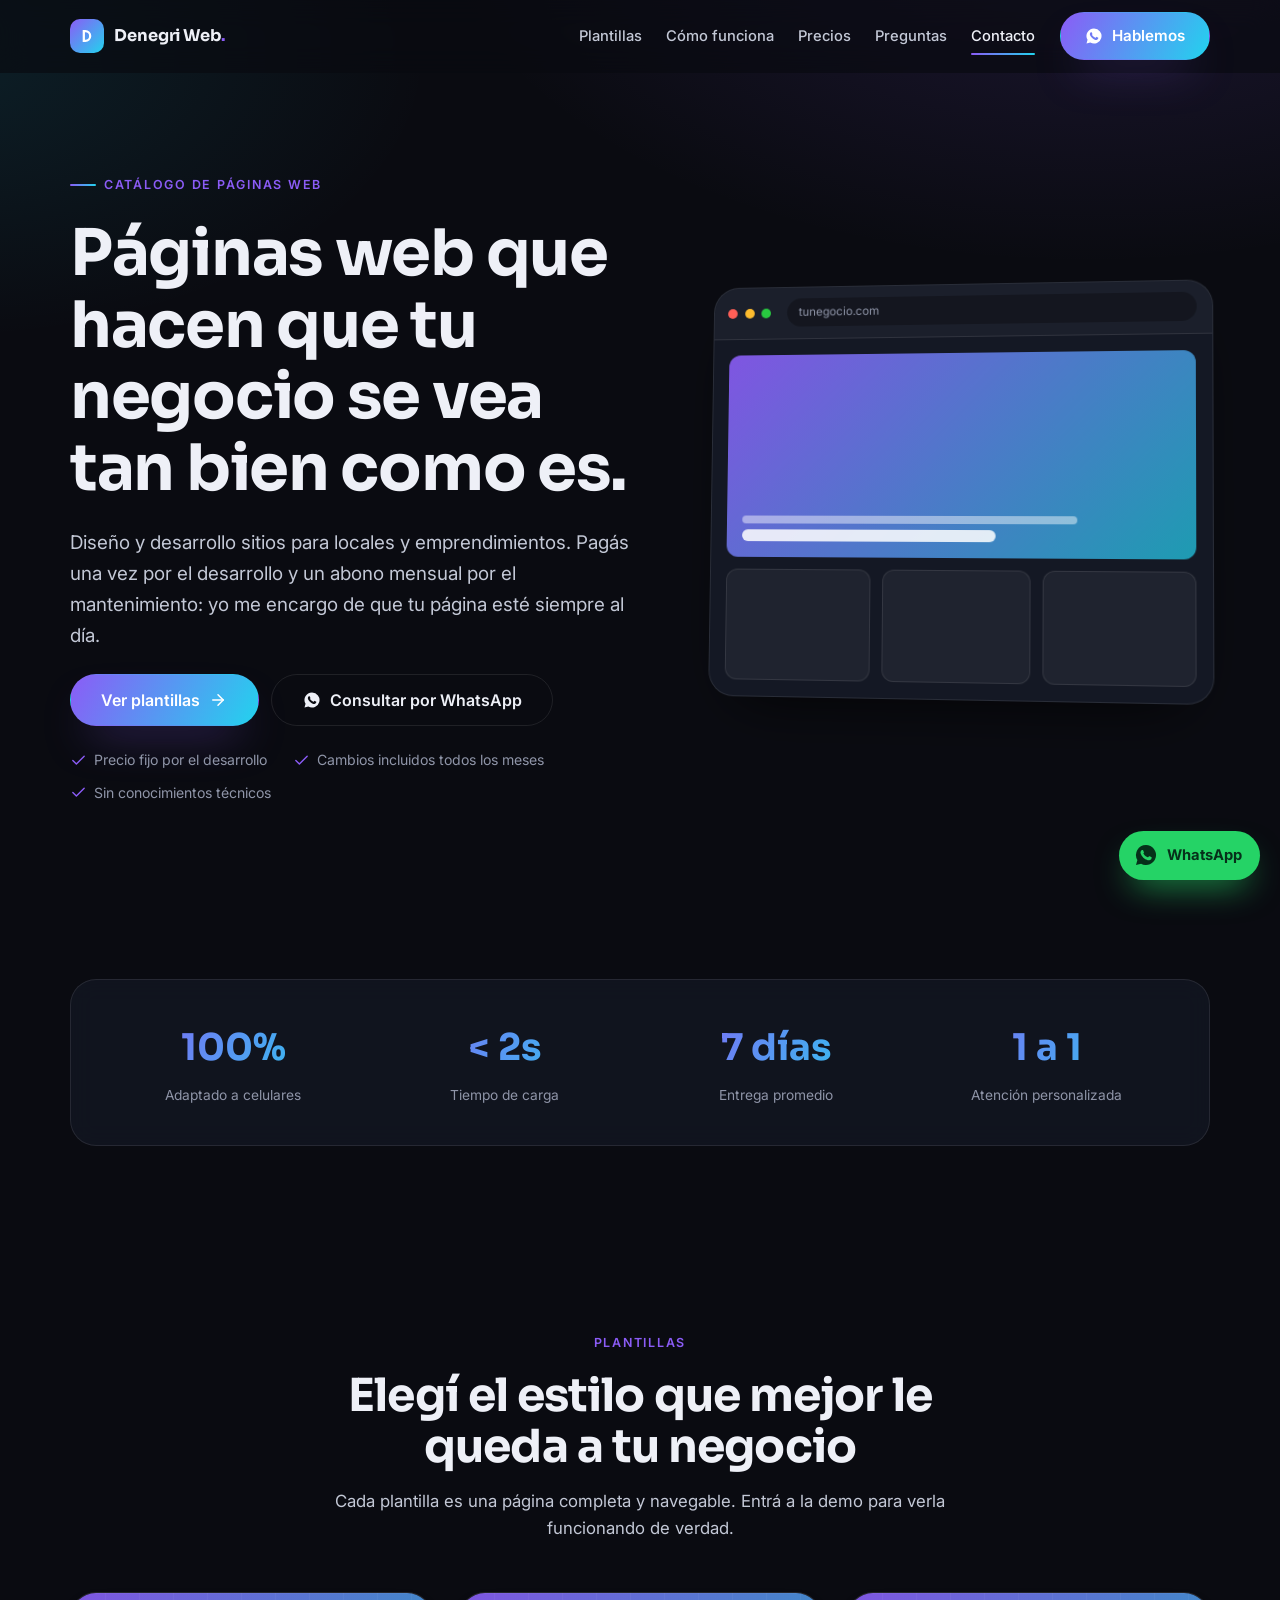
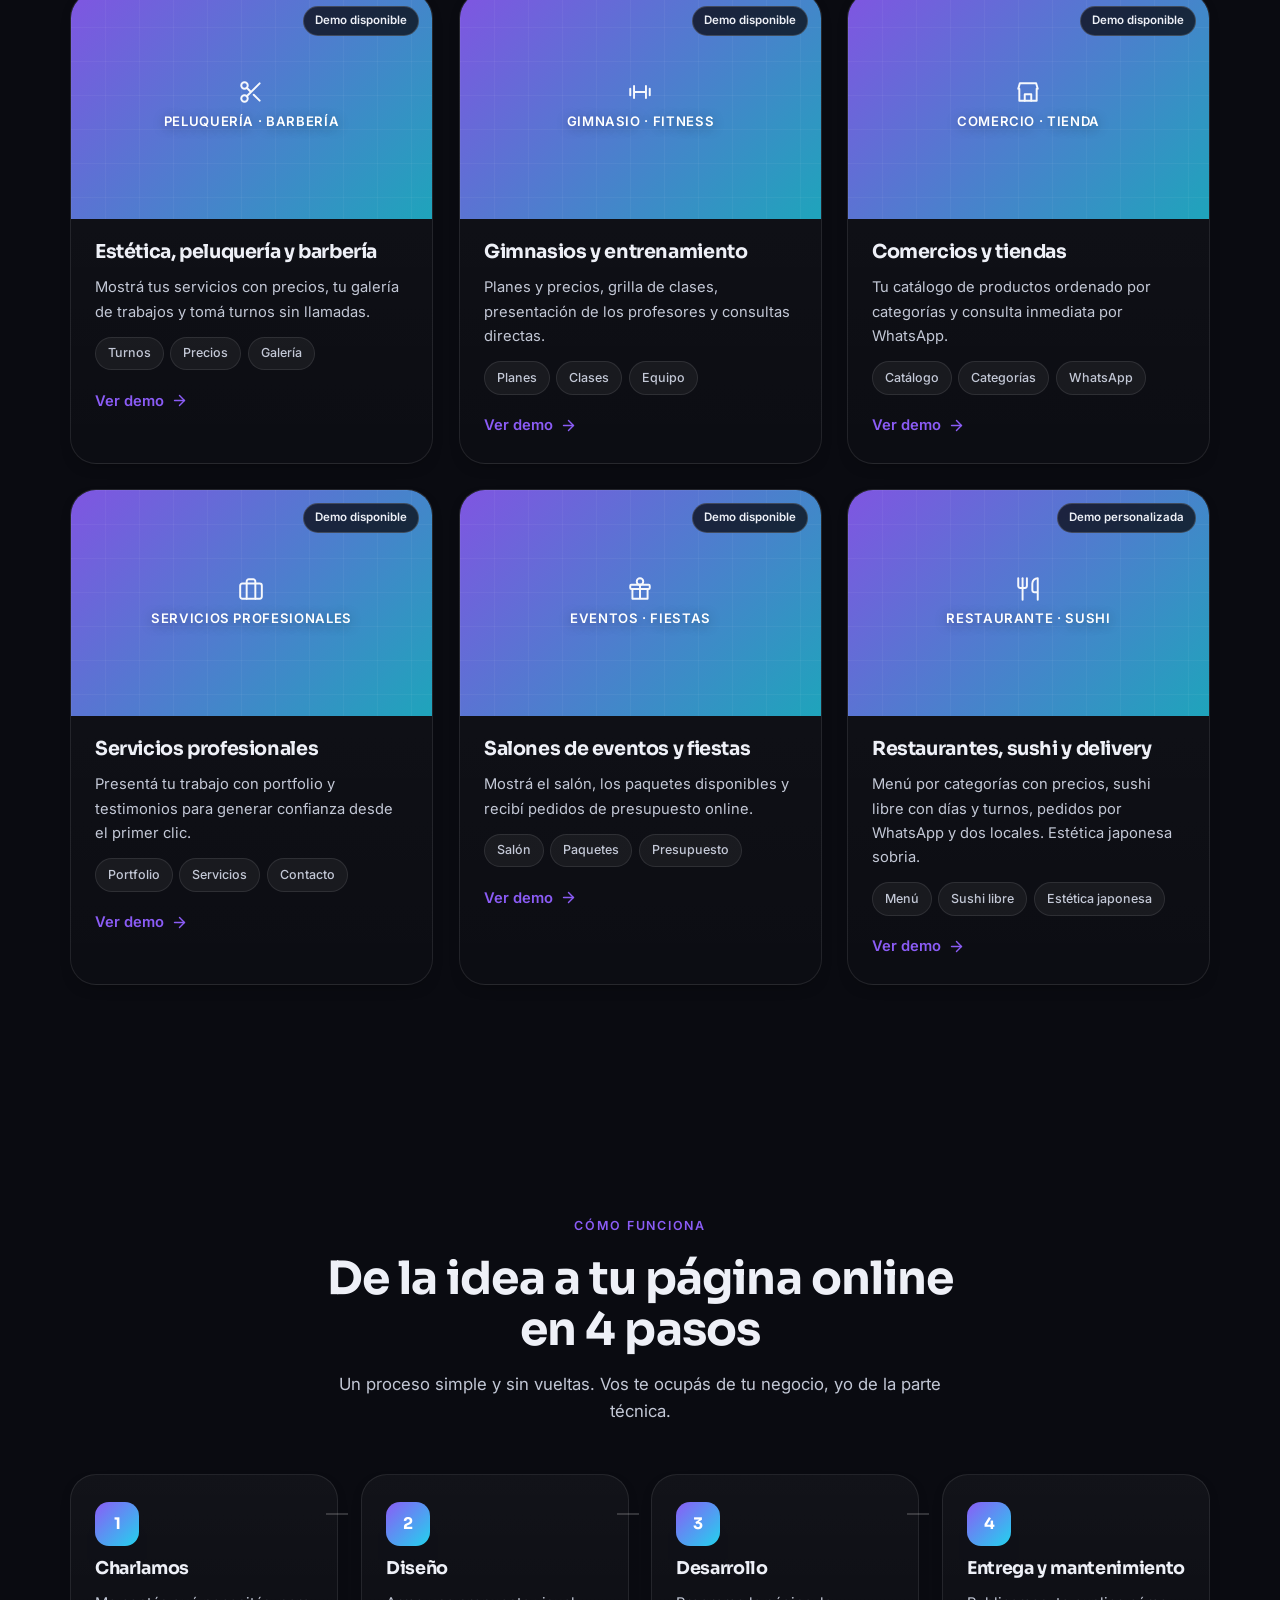
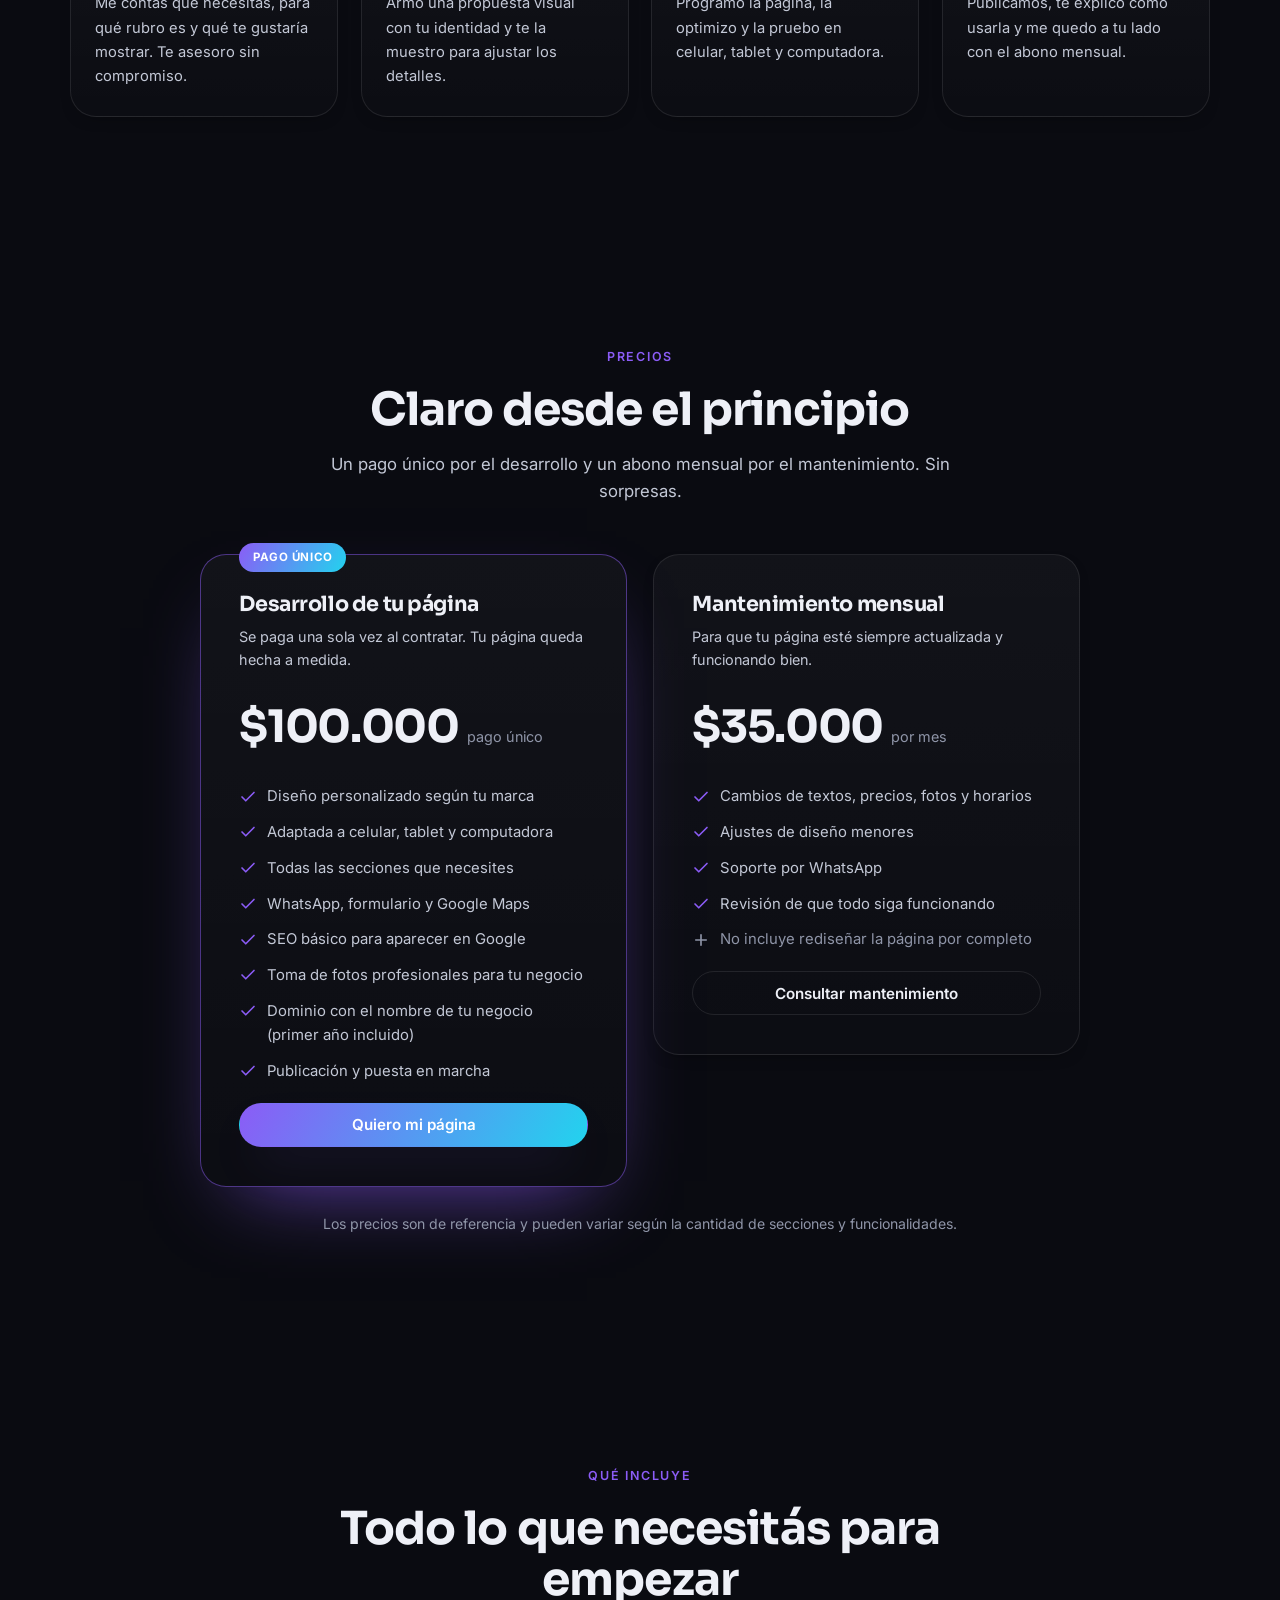
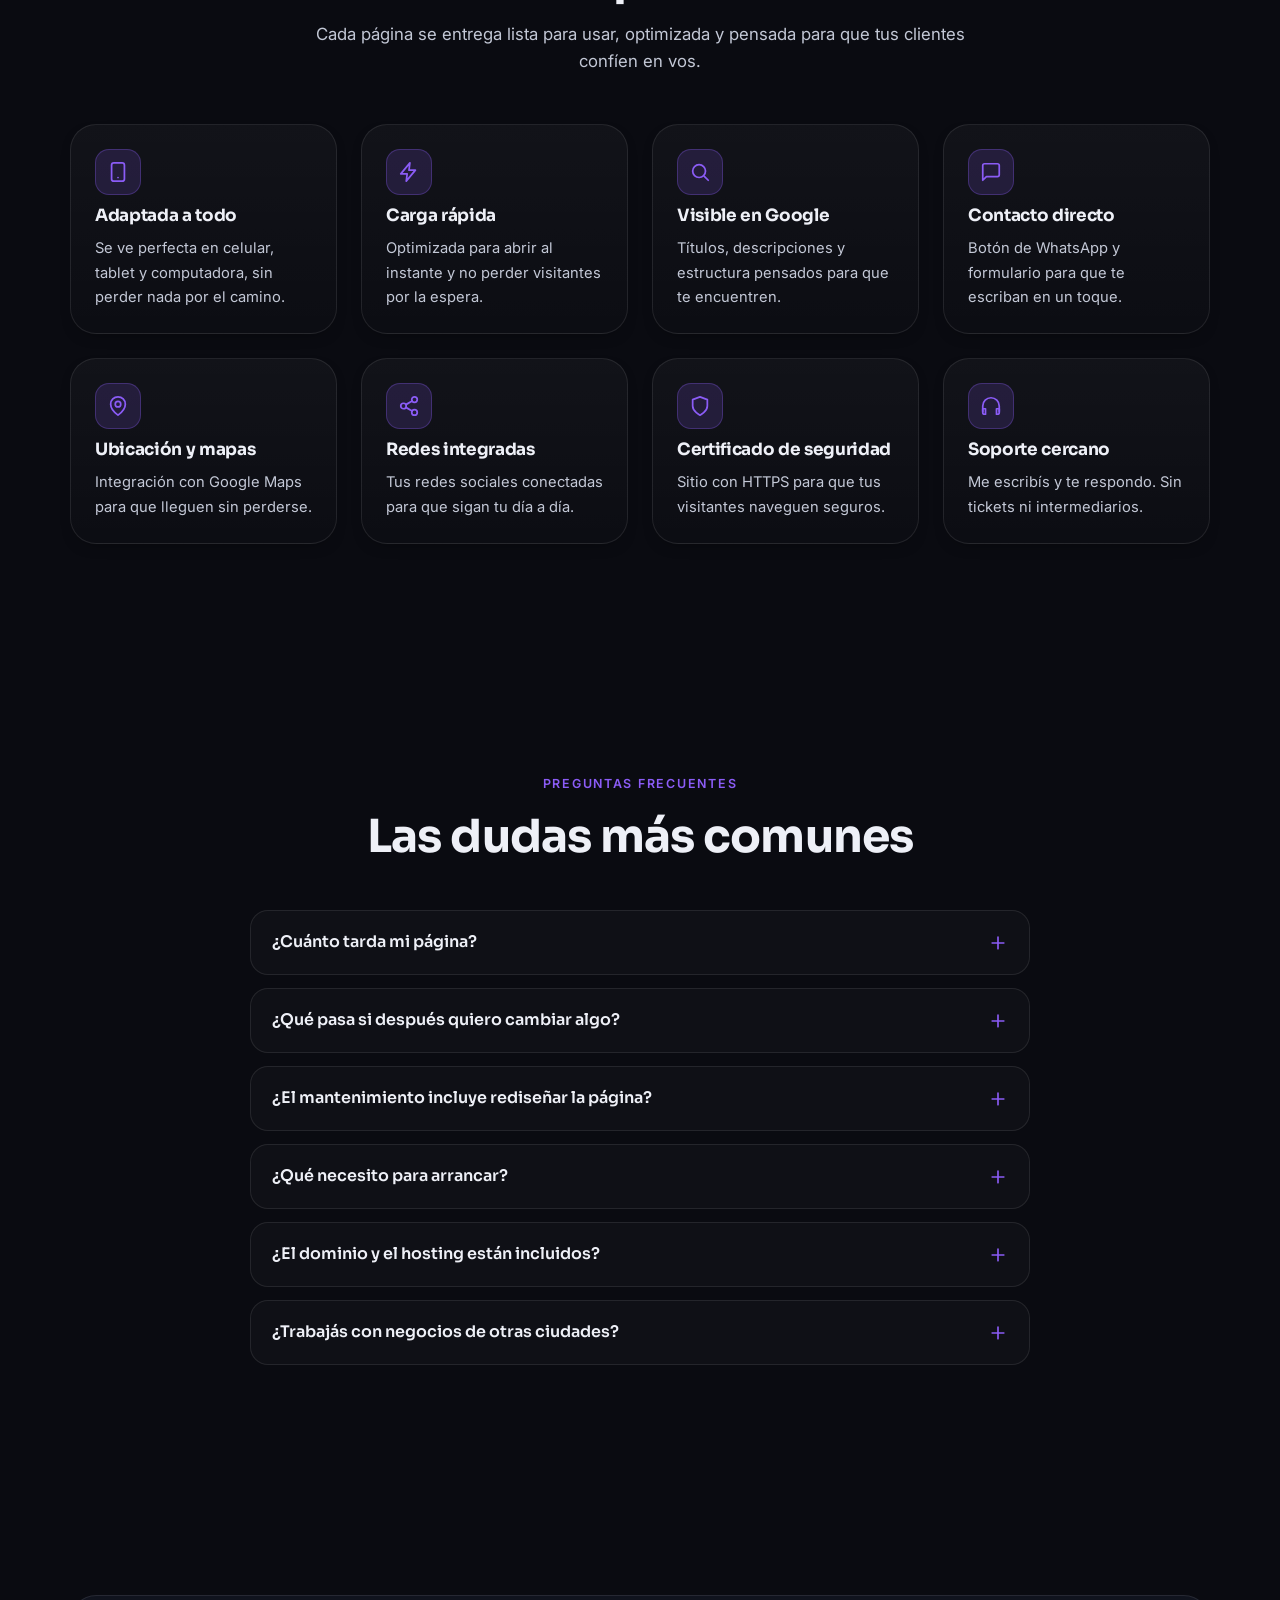
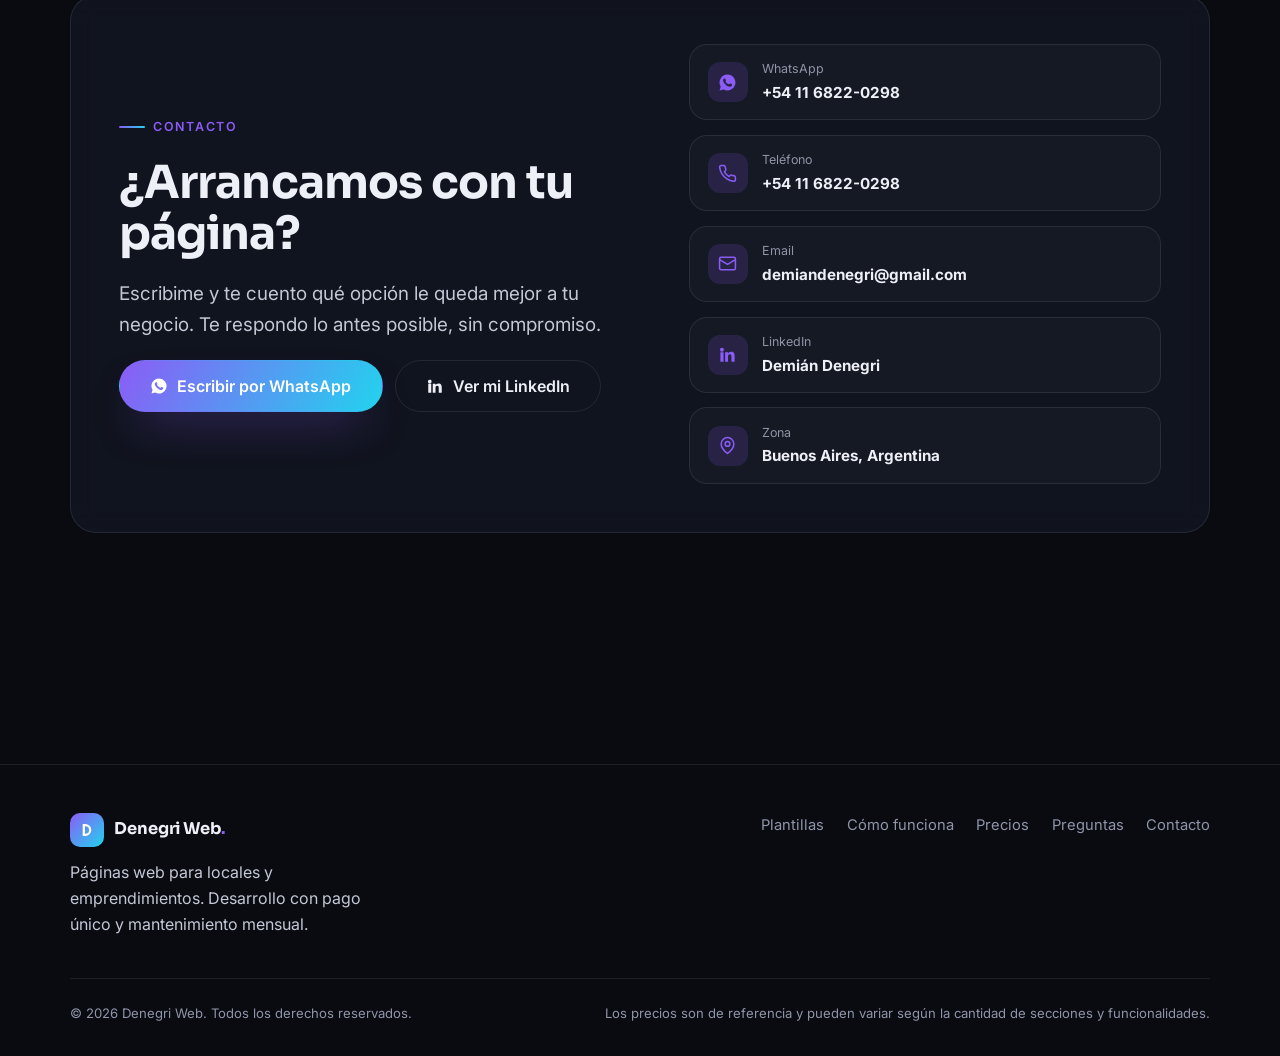
<file: index.html>
<!DOCTYPE html>
<html lang="es">
<head>
  <meta charset="UTF-8" />
  <meta name="viewport" content="width=device-width, initial-scale=1.0" />
  <title>Denegri Web — Páginas web para tu negocio</title>
  <meta name="description" content="Páginas web para locales y emprendimientos: pagás una vez por el desarrollo y un abono mensual por el mantenimiento. Mirá las plantillas disponibles." />
  <meta name="theme-color" content="#0a0b11" />
  <link rel="icon" type="image/svg+xml" href="assets/img/favicon.svg" />
  <link rel="apple-touch-icon" href="assets/img/favicon.svg" />

  <meta property="og:type" content="website" />
  <meta property="og:title" content="Catálogo de páginas web para tu negocio" />
  <meta property="og:description" content="Plantillas listas para tu local. Desarrollo con pago único y mantenimiento mensual." />

  <link rel="preconnect" href="https://fonts.googleapis.com" />
  <link rel="preconnect" href="https://fonts.gstatic.com" crossorigin />
  <link href="https://fonts.googleapis.com/css2?family=Sora:wght@500;600;700;800&family=Inter:wght@400;500;600;700&display=swap" rel="stylesheet" />

  <link rel="stylesheet" href="assets/css/base.css" />
  <link rel="stylesheet" href="assets/css/catalog.css" />
</head>
<body>
  <a class="skip-link" href="#contenido">Saltar al contenido</a>

  <!-- ============================================================ HEADER -->
  <header class="site-header" data-header>
    <div class="container site-header__inner">
      <a class="brand" href="#inicio" aria-label="Denegri Web — Inicio">
        <span class="brand__mark" aria-hidden="true">
          <svg viewBox="0 0 24 24" fill="currentColor"><path fill-rule="evenodd" d="M6.25 4h3.5a8 8 0 0 1 0 16H6.25zM9.25 7h0.5a5 5 0 0 1 0 10h-0.5z"/></svg>
        </span>
        <span class="brand__name"><span data-config="marca">Denegri Web</span><span class="brand__dot" aria-hidden="true">.</span></span>
      </a>

      <button class="menu-toggle" data-menu-toggle aria-expanded="false" aria-controls="nav-principal" aria-label="Abrir menú">
        <svg viewBox="0 0 24 24" fill="none" stroke="currentColor" stroke-width="2" stroke-linecap="round"><path d="M4 7h16M4 12h16M4 17h16"/></svg>
      </button>

      <nav class="site-nav" id="nav-principal" data-menu aria-label="Navegación principal">
        <div class="site-nav__links">
          <a href="#plantillas" data-nav-link>Plantillas</a>
          <a href="#proceso" data-nav-link>Cómo funciona</a>
          <a href="#precios" data-nav-link>Precios</a>
          <a href="#faq" data-nav-link>Preguntas</a>
          <a href="#contacto" data-nav-link>Contacto</a>
        </div>
        <a class="btn btn--primary" data-config-href="whatsapp">
          <svg viewBox="0 0 24 24" fill="currentColor" aria-hidden="true"><path d="M12 2a10 10 0 0 0-8.6 15.1L2 22l5.1-1.3A10 10 0 1 0 12 2Zm5.3 14.1c-.2.6-1.3 1.2-1.8 1.2-.5.1-1 .1-1.7-.1-.4-.1-.9-.3-1.6-.6-2.7-1.2-4.5-4-4.6-4.2-.1-.2-1.1-1.5-1.1-2.8s.7-2 .9-2.2c.2-.3.5-.3.7-.3h.5c.1 0 .4-.1.6.4l.7 1.7c.1.1.1.3 0 .5l-.3.4c-.1.1-.3.3-.1.6.2.3.8 1.3 1.7 2.1 1.2 1 2.1 1.3 2.4 1.5.3.1.4.1.6-.1l.8-.9c.2-.2.3-.2.6-.1l1.6.8c.2.1.4.2.4.3.1.1.1.6-.1 1.2Z"/></svg>
          Hablemos
        </a>
      </nav>
    </div>
  </header>

  <main id="contenido">

    <!-- ============================================================ HERO -->
    <section class="hero" id="inicio">
      <div class="container hero__grid">
        <div class="hero__copy reveal">
          <span class="eyebrow">Catálogo de páginas web</span>
          <h1 data-config="heroTitulo">Páginas web que hacen que tu negocio se vea tan bien como es.</h1>
          <p class="lead" data-config="heroSubtitulo">
            Diseño y desarrollo sitios para locales y emprendimientos. Pagás una vez por el desarrollo
            y un abono mensual por el mantenimiento: yo me encargo de que tu página esté siempre al día.
          </p>

          <div class="hero__actions">
            <a class="btn btn--primary btn--lg" href="#plantillas">
              Ver plantillas
              <svg viewBox="0 0 24 24" fill="none" stroke="currentColor" stroke-width="2" stroke-linecap="round" stroke-linejoin="round" aria-hidden="true"><path d="M5 12h14"/><path d="m12 5 7 7-7 7"/></svg>
            </a>
            <a class="btn btn--ghost btn--lg" data-config-href="whatsapp" data-wa="¡Hola! Quiero consultar por una página web para mi negocio.">
              <svg viewBox="0 0 24 24" fill="currentColor" aria-hidden="true"><path d="M12 2a10 10 0 0 0-8.6 15.1L2 22l5.1-1.3A10 10 0 1 0 12 2Zm5.3 14.1c-.2.6-1.3 1.2-1.8 1.2-.5.1-1 .1-1.7-.1-.4-.1-.9-.3-1.6-.6-2.7-1.2-4.5-4-4.6-4.2-.1-.2-1.1-1.5-1.1-2.8s.7-2 .9-2.2c.2-.3.5-.3.7-.3h.5c.1 0 .4-.1.6.4l.7 1.7c.1.1.1.3 0 .5l-.3.4c-.1.1-.3.3-.1.6.2.3.8 1.3 1.7 2.1 1.2 1 2.1 1.3 2.4 1.5.3.1.4.1.6-.1l.8-.9c.2-.2.3-.2.6-.1l1.6.8c.2.1.4.2.4.3.1.1.1.6-.1 1.2Z"/></svg>
              Consultar por WhatsApp
            </a>
          </div>

          <div class="hero__proof">
            <span>
              <svg viewBox="0 0 24 24" fill="none" stroke="currentColor" stroke-width="2" stroke-linecap="round" stroke-linejoin="round" aria-hidden="true"><path d="M20 6 9 17l-5-5"/></svg>
              Precio fijo por el desarrollo
            </span>
            <span>
              <svg viewBox="0 0 24 24" fill="none" stroke="currentColor" stroke-width="2" stroke-linecap="round" stroke-linejoin="round" aria-hidden="true"><path d="M20 6 9 17l-5-5"/></svg>
              Cambios incluidos todos los meses
            </span>
            <span>
              <svg viewBox="0 0 24 24" fill="none" stroke="currentColor" stroke-width="2" stroke-linecap="round" stroke-linejoin="round" aria-hidden="true"><path d="M20 6 9 17l-5-5"/></svg>
              Sin conocimientos técnicos
            </span>
          </div>
        </div>

        <div class="hero__visual reveal" data-delay="2" aria-hidden="true">
          <div class="browser">
            <div class="browser__bar">
              <span class="browser__dot"></span>
              <span class="browser__dot"></span>
              <span class="browser__dot"></span>
              <span class="browser__url">tunegocio.com</span>
            </div>
            <div class="browser__body">
              <div class="browser__hero"></div>
              <div class="browser__row">
                <div class="browser__cell"></div>
                <div class="browser__cell"></div>
                <div class="browser__cell"></div>
              </div>
            </div>
          </div>
        </div>
      </div>
    </section>

    <!-- ====================================================== STATS STRIP -->
    <section class="section--tight">
      <div class="container">
        <div class="panel stats reveal">
          <div class="stat"><strong>100%</strong><span>Adaptado a celulares</span></div>
          <div class="stat"><strong>&lt; 2s</strong><span>Tiempo de carga</span></div>
          <div class="stat"><strong>7 días</strong><span>Entrega promedio</span></div>
          <div class="stat"><strong>1 a 1</strong><span>Atención personalizada</span></div>
        </div>
      </div>
    </section>

    <!-- ======================================================= PLANTILLAS -->
    <section class="section" id="plantillas">
      <div class="container">
        <div class="section-head section-head--center reveal">
          <span class="eyebrow">Plantillas</span>
          <h2>Elegí el estilo que mejor le queda a tu negocio</h2>
          <p>Cada plantilla es una página completa y navegable. Entrá a la demo para verla funcionando de verdad.</p>
        </div>

        <div class="templates" style="margin-top: 3rem">

          <!-- 1. Peluquería -->
          <article class="template-card card reveal">
            <div class="template-card__preview">
              <div class="ph">
                <div class="ph__label">
                  <svg viewBox="0 0 24 24" fill="none" stroke="currentColor" stroke-width="1.8" stroke-linecap="round" stroke-linejoin="round"><circle cx="6" cy="6" r="3"/><circle cx="6" cy="18" r="3"/><path d="M20 4 8.1 15.9M14.5 14.5 20 20M8.1 8.1 12 12"/></svg>
                  Peluquería · Barbería
                </div>
              </div>
              <span class="template-card__flag">Demo disponible</span>
            </div>
            <div class="template-card__body">
              <h3>Estética, peluquería y barbería</h3>
              <p>Mostrá tus servicios con precios, tu galería de trabajos y tomá turnos sin llamadas.</p>
              <div class="template-card__tags">
                <span class="chip">Turnos</span>
                <span class="chip">Precios</span>
                <span class="chip">Galería</span>
              </div>
              <a class="template-card__link" href="demos/peluqueria/index.html" aria-label="Ver demo de la plantilla de peluquería y barbería">
                Ver demo
                <svg viewBox="0 0 24 24" fill="none" stroke="currentColor" stroke-width="2" stroke-linecap="round" stroke-linejoin="round" aria-hidden="true"><path d="M5 12h14"/><path d="m12 5 7 7-7 7"/></svg>
              </a>
            </div>
          </article>

          <!-- 2. Gimnasio -->
          <article class="template-card card reveal" data-delay="1">
            <div class="template-card__preview">
              <div class="ph">
                <div class="ph__label">
                  <svg viewBox="0 0 24 24" fill="none" stroke="currentColor" stroke-width="1.8" stroke-linecap="round" stroke-linejoin="round"><path d="M6.5 6.5v11M3 9v6M17.5 6.5v11M21 9v6M6.5 12h11"/></svg>
                  Gimnasio · Fitness
                </div>
              </div>
              <span class="template-card__flag">Demo disponible</span>
            </div>
            <div class="template-card__body">
              <h3>Gimnasios y entrenamiento</h3>
              <p>Planes y precios, grilla de clases, presentación de los profesores y consultas directas.</p>
              <div class="template-card__tags">
                <span class="chip">Planes</span>
                <span class="chip">Clases</span>
                <span class="chip">Equipo</span>
              </div>
              <a class="template-card__link" href="demos/gimnasio/index.html" aria-label="Ver demo de la plantilla de gimnasio y fitness">
                Ver demo
                <svg viewBox="0 0 24 24" fill="none" stroke="currentColor" stroke-width="2" stroke-linecap="round" stroke-linejoin="round" aria-hidden="true"><path d="M5 12h14"/><path d="m12 5 7 7-7 7"/></svg>
              </a>
            </div>
          </article>

          <!-- 3. Tienda -->
          <article class="template-card card reveal" data-delay="2">
            <div class="template-card__preview">
              <div class="ph">
                <div class="ph__label">
                  <svg viewBox="0 0 24 24" fill="none" stroke="currentColor" stroke-width="1.8" stroke-linecap="round" stroke-linejoin="round"><path d="M3 9 4.5 4h15L21 9"/><path d="M4 9v11h16V9"/><path d="M9 20v-6h6v6"/></svg>
                  Comercio · Tienda
                </div>
              </div>
              <span class="template-card__flag">Demo disponible</span>
            </div>
            <div class="template-card__body">
              <h3>Comercios y tiendas</h3>
              <p>Tu catálogo de productos ordenado por categorías y consulta inmediata por WhatsApp.</p>
              <div class="template-card__tags">
                <span class="chip">Catálogo</span>
                <span class="chip">Categorías</span>
                <span class="chip">WhatsApp</span>
              </div>
              <a class="template-card__link" href="demos/tienda/index.html" aria-label="Ver demo de la plantilla de comercios y tiendas">
                Ver demo
                <svg viewBox="0 0 24 24" fill="none" stroke="currentColor" stroke-width="2" stroke-linecap="round" stroke-linejoin="round" aria-hidden="true"><path d="M5 12h14"/><path d="m12 5 7 7-7 7"/></svg>
              </a>
            </div>
          </article>

          <!-- 4. Servicios profesionales -->
          <article class="template-card card reveal" data-delay="3">
            <div class="template-card__preview">
              <div class="ph">
                <div class="ph__label">
                  <svg viewBox="0 0 24 24" fill="none" stroke="currentColor" stroke-width="1.8" stroke-linecap="round" stroke-linejoin="round"><rect x="2" y="7" width="20" height="14" rx="2"/><path d="M16 21V5a2 2 0 0 0-2-2h-4a2 2 0 0 0-2 2v16"/></svg>
                  Servicios profesionales
                </div>
              </div>
              <span class="template-card__flag">Demo disponible</span>
            </div>
            <div class="template-card__body">
              <h3>Servicios profesionales</h3>
              <p>Presentá tu trabajo con portfolio y testimonios para generar confianza desde el primer clic.</p>
              <div class="template-card__tags">
                <span class="chip">Portfolio</span>
                <span class="chip">Servicios</span>
                <span class="chip">Contacto</span>
              </div>
              <a class="template-card__link" href="demos/servicios/index.html" aria-label="Ver demo de la plantilla de servicios profesionales">
                Ver demo
                <svg viewBox="0 0 24 24" fill="none" stroke="currentColor" stroke-width="2" stroke-linecap="round" stroke-linejoin="round" aria-hidden="true"><path d="M5 12h14"/><path d="m12 5 7 7-7 7"/></svg>
              </a>
            </div>
          </article>

          <!-- 5. Eventos -->
          <article class="template-card card reveal" data-delay="4">
            <div class="template-card__preview">
              <div class="ph">
                <div class="ph__label">
                  <svg viewBox="0 0 24 24" fill="none" stroke="currentColor" stroke-width="1.8" stroke-linecap="round" stroke-linejoin="round"><rect x="3" y="8" width="18" height="4" rx="1"/><path d="M5 12v9h14v-9M12 8v13"/><path d="M12 8a3 3 0 1 0-3-3c0 3 3 3 3 3Zm0 0a3 3 0 1 1 3-3c0 3-3 3-3 3Z"/></svg>
                  Eventos · Fiestas
                </div>
              </div>
              <span class="template-card__flag">Demo disponible</span>
            </div>
            <div class="template-card__body">
              <h3>Salones de eventos y fiestas</h3>
              <p>Mostrá el salón, los paquetes disponibles y recibí pedidos de presupuesto online.</p>
              <div class="template-card__tags">
                <span class="chip">Salón</span>
                <span class="chip">Paquetes</span>
                <span class="chip">Presupuesto</span>
              </div>
              <a class="template-card__link" href="demos/eventos/index.html" aria-label="Ver demo de la plantilla de salones de eventos y fiestas">
                Ver demo
                <svg viewBox="0 0 24 24" fill="none" stroke="currentColor" stroke-width="2" stroke-linecap="round" stroke-linejoin="round" aria-hidden="true"><path d="M5 12h14"/><path d="m12 5 7 7-7 7"/></svg>
              </a>
            </div>
          </article>

          <!-- 6. Restaurante -->
          <article class="template-card card reveal" data-delay="5">
            <div class="template-card__preview">
              <div class="ph">
                <div class="ph__label">
                  <svg viewBox="0 0 24 24" fill="none" stroke="currentColor" stroke-width="1.8" stroke-linecap="round" stroke-linejoin="round"><path d="M3 2v7a2 2 0 0 0 2 2h4a2 2 0 0 0 2-2V2"/><path d="M7 2v20"/><path d="M21 15V2a5 5 0 0 0-5 5v6a2 2 0 0 0 2 2h3Zm0 0v7"/></svg>
                  Restaurante · Sushi
                </div>
              </div>
              <span class="template-card__flag">Demo personalizada</span>
            </div>
            <div class="template-card__body">
              <h3>Restaurantes, sushi y delivery</h3>
              <p>Menú por categorías con precios, sushi libre con días y turnos, pedidos por WhatsApp y dos locales. Estética japonesa sobria.</p>
              <div class="template-card__tags">
                <span class="chip">Menú</span>
                <span class="chip">Sushi libre</span>
                <span class="chip">Estética japonesa</span>
              </div>
              <a class="template-card__link" href="demos/restaurante/index.html" aria-label="Ver demo de la plantilla de restaurantes, sushi y delivery">
                Ver demo
                <svg viewBox="0 0 24 24" fill="none" stroke="currentColor" stroke-width="2" stroke-linecap="round" stroke-linejoin="round" aria-hidden="true"><path d="M5 12h14"/><path d="m12 5 7 7-7 7"/></svg>
              </a>
            </div>
          </article>

        </div>
      </div>
    </section>

    <!-- ========================================================== PROCESO -->
    <section class="section" id="proceso">
      <div class="container">
        <div class="section-head section-head--center reveal">
          <span class="eyebrow">Cómo funciona</span>
          <h2>De la idea a tu página online en 4 pasos</h2>
          <p>Un proceso simple y sin vueltas. Vos te ocupás de tu negocio, yo de la parte técnica.</p>
        </div>

        <div class="process" style="margin-top: 3rem">
          <div class="step card reveal">
            <span class="step__num">1</span>
            <h3>Charlamos</h3>
            <p>Me contás qué necesitás, para qué rubro es y qué te gustaría mostrar. Te asesoro sin compromiso.</p>
          </div>
          <div class="step card reveal" data-delay="1">
            <span class="step__num">2</span>
            <h3>Diseño</h3>
            <p>Armo una propuesta visual con tu identidad y te la muestro para ajustar los detalles.</p>
          </div>
          <div class="step card reveal" data-delay="2">
            <span class="step__num">3</span>
            <h3>Desarrollo</h3>
            <p>Programo la página, la optimizo y la pruebo en celular, tablet y computadora.</p>
          </div>
          <div class="step card reveal" data-delay="3">
            <span class="step__num">4</span>
            <h3>Entrega y mantenimiento</h3>
            <p>Publicamos, te explico cómo usarla y me quedo a tu lado con el abono mensual.</p>
          </div>
        </div>
      </div>
    </section>

    <!-- ========================================================== PRECIOS -->
    <section class="section" id="precios">
      <div class="container">
        <div class="section-head section-head--center reveal">
          <span class="eyebrow">Precios</span>
          <h2>Claro desde el principio</h2>
          <p>Un pago único por el desarrollo y un abono mensual por el mantenimiento. Sin sorpresas.</p>
        </div>

        <div class="pricing" style="margin-top: 3rem">

          <!-- Pago único -->
          <article class="price-card card price-card--featured reveal">
            <span class="price-card__tag">Pago único</span>
            <div class="price-card__head">
              <h3>Desarrollo de tu página</h3>
              <p>Se paga una sola vez al contratar. Tu página queda hecha a medida.</p>
            </div>
            <div class="price-card__amount">
              <strong data-config="precios.desarrollo">$100.000</strong>
              <span>pago único</span>
            </div>
            <ul>
              <li><svg viewBox="0 0 24 24" fill="none" stroke="currentColor" stroke-width="2.2" stroke-linecap="round" stroke-linejoin="round" aria-hidden="true"><path d="M20 6 9 17l-5-5"/></svg> Diseño personalizado según tu marca</li>
              <li><svg viewBox="0 0 24 24" fill="none" stroke="currentColor" stroke-width="2.2" stroke-linecap="round" stroke-linejoin="round" aria-hidden="true"><path d="M20 6 9 17l-5-5"/></svg> Adaptada a celular, tablet y computadora</li>
              <li><svg viewBox="0 0 24 24" fill="none" stroke="currentColor" stroke-width="2.2" stroke-linecap="round" stroke-linejoin="round" aria-hidden="true"><path d="M20 6 9 17l-5-5"/></svg> Todas las secciones que necesites</li>
              <li><svg viewBox="0 0 24 24" fill="none" stroke="currentColor" stroke-width="2.2" stroke-linecap="round" stroke-linejoin="round" aria-hidden="true"><path d="M20 6 9 17l-5-5"/></svg> WhatsApp, formulario y Google Maps</li>
              <li><svg viewBox="0 0 24 24" fill="none" stroke="currentColor" stroke-width="2.2" stroke-linecap="round" stroke-linejoin="round" aria-hidden="true"><path d="M20 6 9 17l-5-5"/></svg> SEO básico para aparecer en Google</li>
              <li><svg viewBox="0 0 24 24" fill="none" stroke="currentColor" stroke-width="2.2" stroke-linecap="round" stroke-linejoin="round" aria-hidden="true"><path d="M20 6 9 17l-5-5"/></svg> Toma de fotos profesionales para tu negocio</li>
              <li><svg viewBox="0 0 24 24" fill="none" stroke="currentColor" stroke-width="2.2" stroke-linecap="round" stroke-linejoin="round" aria-hidden="true"><path d="M20 6 9 17l-5-5"/></svg> Dominio con el nombre de tu negocio (primer año incluido)</li>
              <li><svg viewBox="0 0 24 24" fill="none" stroke="currentColor" stroke-width="2.2" stroke-linecap="round" stroke-linejoin="round" aria-hidden="true"><path d="M20 6 9 17l-5-5"/></svg> Publicación y puesta en marcha</li>
            </ul>
            <a class="btn btn--primary btn--block" data-config-href="whatsapp" data-wa="¡Hola! Quiero cotizar el desarrollo de mi página web.">Quiero mi página</a>
          </article>

          <!-- Mantenimiento -->
          <article class="price-card card reveal" data-delay="1">
            <div class="price-card__head">
              <h3>Mantenimiento mensual</h3>
              <p>Para que tu página esté siempre actualizada y funcionando bien.</p>
            </div>
            <div class="price-card__amount">
              <strong data-config="precios.mantenimiento">$35.000</strong>
              <span data-config="precios.mantenimientoPeriodo">por mes</span>
            </div>
            <ul>
              <li><svg viewBox="0 0 24 24" fill="none" stroke="currentColor" stroke-width="2.2" stroke-linecap="round" stroke-linejoin="round" aria-hidden="true"><path d="M20 6 9 17l-5-5"/></svg> Cambios de textos, precios, fotos y horarios</li>
              <li><svg viewBox="0 0 24 24" fill="none" stroke="currentColor" stroke-width="2.2" stroke-linecap="round" stroke-linejoin="round" aria-hidden="true"><path d="M20 6 9 17l-5-5"/></svg> Ajustes de diseño menores</li>
              <li><svg viewBox="0 0 24 24" fill="none" stroke="currentColor" stroke-width="2.2" stroke-linecap="round" stroke-linejoin="round" aria-hidden="true"><path d="M20 6 9 17l-5-5"/></svg> Soporte por WhatsApp</li>
              <li><svg viewBox="0 0 24 24" fill="none" stroke="currentColor" stroke-width="2.2" stroke-linecap="round" stroke-linejoin="round" aria-hidden="true"><path d="M20 6 9 17l-5-5"/></svg> Revisión de que todo siga funcionando</li>
              <li class="is-muted"><svg viewBox="0 0 24 24" fill="none" stroke="currentColor" stroke-width="2.2" stroke-linecap="round" stroke-linejoin="round" aria-hidden="true"><path d="M12 5v14M5 12h14"/></svg> No incluye rediseñar la página por completo</li>
            </ul>
            <a class="btn btn--ghost btn--block" data-config-href="whatsapp" data-wa="¡Hola! Quiero consultar por el mantenimiento mensual de mi página.">Consultar mantenimiento</a>
          </article>

        </div>

        <p class="price-note reveal" data-config="notaPie">
          Los precios son de referencia y pueden variar según la cantidad de secciones y funcionalidades.
        </p>
      </div>
    </section>

    <!-- ========================================================== INCLUYE -->
    <section class="section" id="incluye">
      <div class="container">
        <div class="section-head section-head--center reveal">
          <span class="eyebrow">Qué incluye</span>
          <h2>Todo lo que necesitás para empezar</h2>
          <p>Cada página se entrega lista para usar, optimizada y pensada para que tus clientes confíen en vos.</p>
        </div>

        <div class="grid grid--4" style="margin-top: 3rem">
          <div class="feature card reveal">
            <span class="feature__icon"><svg viewBox="0 0 24 24" fill="none" stroke="currentColor" stroke-width="1.9" stroke-linecap="round" stroke-linejoin="round"><rect x="5" y="2" width="14" height="20" rx="2.5"/><path d="M12 18h.01"/></svg></span>
            <h3>Adaptada a todo</h3>
            <p>Se ve perfecta en celular, tablet y computadora, sin perder nada por el camino.</p>
          </div>
          <div class="feature card reveal" data-delay="1">
            <span class="feature__icon"><svg viewBox="0 0 24 24" fill="none" stroke="currentColor" stroke-width="1.9" stroke-linecap="round" stroke-linejoin="round"><path d="M13 2 3 14h7l-1 8 10-12h-7z"/></svg></span>
            <h3>Carga rápida</h3>
            <p>Optimizada para abrir al instante y no perder visitantes por la espera.</p>
          </div>
          <div class="feature card reveal" data-delay="2">
            <span class="feature__icon"><svg viewBox="0 0 24 24" fill="none" stroke="currentColor" stroke-width="1.9" stroke-linecap="round" stroke-linejoin="round"><circle cx="11" cy="11" r="7"/><path d="m21 21-4.3-4.3"/></svg></span>
            <h3>Visible en Google</h3>
            <p>Títulos, descripciones y estructura pensados para que te encuentren.</p>
          </div>
          <div class="feature card reveal" data-delay="3">
            <span class="feature__icon"><svg viewBox="0 0 24 24" fill="none" stroke="currentColor" stroke-width="1.9" stroke-linecap="round" stroke-linejoin="round"><path d="M21 15a2 2 0 0 1-2 2H7l-4 4V5a2 2 0 0 1 2-2h14a2 2 0 0 1 2 2z"/></svg></span>
            <h3>Contacto directo</h3>
            <p>Botón de WhatsApp y formulario para que te escriban en un toque.</p>
          </div>
          <div class="feature card reveal">
            <span class="feature__icon"><svg viewBox="0 0 24 24" fill="none" stroke="currentColor" stroke-width="1.9" stroke-linecap="round" stroke-linejoin="round"><path d="M20 10c0 6-8 12-8 12s-8-6-8-12a8 8 0 0 1 16 0Z"/><circle cx="12" cy="10" r="3"/></svg></span>
            <h3>Ubicación y mapas</h3>
            <p>Integración con Google Maps para que lleguen sin perderse.</p>
          </div>
          <div class="feature card reveal" data-delay="1">
            <span class="feature__icon"><svg viewBox="0 0 24 24" fill="none" stroke="currentColor" stroke-width="1.9" stroke-linecap="round" stroke-linejoin="round"><circle cx="18" cy="5" r="3"/><circle cx="6" cy="12" r="3"/><circle cx="18" cy="19" r="3"/><path d="m8.6 13.5 6.8 4M15.4 6.5l-6.8 4"/></svg></span>
            <h3>Redes integradas</h3>
            <p>Tus redes sociales conectadas para que sigan tu día a día.</p>
          </div>
          <div class="feature card reveal" data-delay="2">
            <span class="feature__icon"><svg viewBox="0 0 24 24" fill="none" stroke="currentColor" stroke-width="1.9" stroke-linecap="round" stroke-linejoin="round"><path d="M12 22s8-4 8-10V5l-8-3-8 3v7c0 6 8 10 8 10Z"/></svg></span>
            <h3>Certificado de seguridad</h3>
            <p>Sitio con HTTPS para que tus visitantes naveguen seguros.</p>
          </div>
          <div class="feature card reveal" data-delay="3">
            <span class="feature__icon"><svg viewBox="0 0 24 24" fill="none" stroke="currentColor" stroke-width="1.9" stroke-linecap="round" stroke-linejoin="round"><path d="M3 18v-6a9 9 0 0 1 18 0v6"/><path d="M21 19a2 2 0 0 1-2 2h-1v-6h3zM3 19a2 2 0 0 0 2 2h1v-6H3z"/></svg></span>
            <h3>Soporte cercano</h3>
            <p>Me escribís y te respondo. Sin tickets ni intermediarios.</p>
          </div>
        </div>
      </div>
    </section>

    <!-- ============================================================== FAQ -->
    <section class="section" id="faq">
      <div class="container">
        <div class="section-head section-head--center reveal">
          <span class="eyebrow">Preguntas frecuentes</span>
          <h2>Las dudas más comunes</h2>
        </div>

        <div class="faq" style="margin-top: 3rem">
          <div class="faq-item reveal">
            <button class="faq-item__q" data-faq aria-expanded="false">
              ¿Cuánto tarda mi página?
              <svg viewBox="0 0 24 24" fill="none" stroke="currentColor" stroke-width="2" stroke-linecap="round" aria-hidden="true"><path d="M12 5v14M5 12h14"/></svg>
            </button>
            <div class="faq-answer"><div><p>En general entre 5 y 10 días, dependiendo de cuántas secciones tenga y de la rapidez con la que me pases los textos, fotos y tu logo.</p></div></div>
          </div>

          <div class="faq-item reveal" data-delay="1">
            <button class="faq-item__q" data-faq aria-expanded="false">
              ¿Qué pasa si después quiero cambiar algo?
              <svg viewBox="0 0 24 24" fill="none" stroke="currentColor" stroke-width="2" stroke-linecap="round" aria-hidden="true"><path d="M12 5v14M5 12h14"/></svg>
            </button>
            <div class="faq-answer"><div><p>Se hace con el abono mensual de mantenimiento. Me escribís lo que querés modificar (precios, fotos, horarios, textos, promociones) y yo lo actualizo por vos.</p></div></div>
          </div>

          <div class="faq-item reveal" data-delay="2">
            <button class="faq-item__q" data-faq aria-expanded="false">
              ¿El mantenimiento incluye rediseñar la página?
              <svg viewBox="0 0 24 24" fill="none" stroke="currentColor" stroke-width="2" stroke-linecap="round" aria-hidden="true"><path d="M12 5v14M5 12h14"/></svg>
            </button>
            <div class="faq-answer"><div><p>No. El abono cubre cambios, ajustes y mejoras sobre la página existente. Si querés reemplazarla por completo o cambiar gran parte del diseño, se cotiza aparte como un desarrollo nuevo.</p></div></div>
          </div>

          <div class="faq-item reveal" data-delay="3">
            <button class="faq-item__q" data-faq aria-expanded="false">
              ¿Qué necesito para arrancar?
              <svg viewBox="0 0 24 24" fill="none" stroke="currentColor" stroke-width="2" stroke-linecap="round" aria-hidden="true"><path d="M12 5v14M5 12h14"/></svg>
            </button>
            <div class="faq-answer"><div><p>Tu logo y los textos de tus servicios. Si no tenés fotos, no hay problema: la toma de fotos profesionales está incluida en el desarrollo. Y si te falta el logo o los textos, te ayudo a armarlos durante el proceso.</p></div></div>
          </div>

          <div class="faq-item reveal" data-delay="4">
            <button class="faq-item__q" data-faq aria-expanded="false">
              ¿El dominio y el hosting están incluidos?
              <svg viewBox="0 0 24 24" fill="none" stroke="currentColor" stroke-width="2" stroke-linecap="round" aria-hidden="true"><path d="M12 5v14M5 12h14"/></svg>
            </button>
            <div class="faq-answer"><div><p>Te dejo todo publicado y funcionando. El dominio con el nombre de tu negocio está incluido en el pago único (primer año). Después se renueva una vez al año, igual que el hosting, que es un servicio aparte; te ayudo a elegir la opción más conveniente para tu caso.</p></div></div>
          </div>

          <div class="faq-item reveal" data-delay="5">
            <button class="faq-item__q" data-faq aria-expanded="false">
              ¿Trabajás con negocios de otras ciudades?
              <svg viewBox="0 0 24 24" fill="none" stroke="currentColor" stroke-width="2" stroke-linecap="round" aria-hidden="true"><path d="M12 5v14M5 12h14"/></svg>
            </button>
            <div class="faq-answer"><div><p>¡Sí! Todo el proceso se hace de forma remota, así que puedo trabajar con vos sin importar dónde estés.</p></div></div>
          </div>
        </div>
      </div>
    </section>

    <!-- ========================================================= CONTACTO -->
    <section class="section" id="contacto">
      <div class="container">
        <div class="panel contact-grid" style="padding: clamp(1.6rem, 4vw, 3rem)">
          <div class="contact-copy reveal">
            <span class="eyebrow">Contacto</span>
            <h2>¿Arrancamos con tu página?</h2>
            <p class="lead">
              Escribime y te cuento qué opción le queda mejor a tu negocio. Te respondo lo antes posible,
              sin compromiso.
            </p>
            <div class="hero-actions">
              <a class="btn btn--primary btn--lg" data-config-href="whatsapp" data-wa="¡Hola! Quiero empezar con mi página web.">
                <svg viewBox="0 0 24 24" fill="currentColor" aria-hidden="true"><path d="M12 2a10 10 0 0 0-8.6 15.1L2 22l5.1-1.3A10 10 0 1 0 12 2Zm5.3 14.1c-.2.6-1.3 1.2-1.8 1.2-.5.1-1 .1-1.7-.1-.4-.1-.9-.3-1.6-.6-2.7-1.2-4.5-4-4.6-4.2-.1-.2-1.1-1.5-1.1-2.8s.7-2 .9-2.2c.2-.3.5-.3.7-.3h.5c.1 0 .4-.1.6.4l.7 1.7c.1.1.1.3 0 .5l-.3.4c-.1.1-.3.3-.1.6.2.3.8 1.3 1.7 2.1 1.2 1 2.1 1.3 2.4 1.5.3.1.4.1.6-.1l.8-.9c.2-.2.3-.2.6-.1l1.6.8c.2.1.4.2.4.3.1.1.1.6-.1 1.2Z"/></svg>
                Escribir por WhatsApp
              </a>
              <a class="btn btn--ghost btn--lg" data-config-href="linkedin" data-config-if="linkedin">
                <svg viewBox="0 0 24 24" fill="currentColor" aria-hidden="true"><path d="M4.98 3.5a2.5 2.5 0 1 0 .02 5 2.5 2.5 0 0 0-.02-5ZM3 9h4v12H3zM9 9h3.8v1.7h.06c.53-1 1.83-2.05 3.76-2.05C20.3 8.65 21 11 21 14.1V21h-4v-6.1c0-1.45-.03-3.3-2-3.3-2 0-2.3 1.57-2.3 3.2V21H9z"/></svg>
                Ver mi LinkedIn
              </a>
            </div>
          </div>

          <div class="contact-list reveal" data-delay="1">
            <a data-config-href="whatsapp" data-wa="¡Hola! Quiero consultar por una página web.">
              <span class="contact-list__icon" aria-hidden="true"><svg viewBox="0 0 24 24" fill="currentColor"><path d="M12 2a10 10 0 0 0-8.6 15.1L2 22l5.1-1.3A10 10 0 1 0 12 2Zm5.3 14.1c-.2.6-1.3 1.2-1.8 1.2-.5.1-1 .1-1.7-.1-.4-.1-.9-.3-1.6-.6-2.7-1.2-4.5-4-4.6-4.2-.1-.2-1.1-1.5-1.1-2.8s.7-2 .9-2.2c.2-.3.5-.3.7-.3h.5c.1 0 .4-.1.6.4l.7 1.7c.1.1.1.3 0 .5l-.3.4c-.1.1-.3.3-.1.6.2.3.8 1.3 1.7 2.1 1.2 1 2.1 1.3 2.4 1.5.3.1.4.1.6-.1l.8-.9c.2-.2.3-.2.6-.1l1.6.8c.2.1.4.2.4.3.1.1.1.6-.1 1.2Z"/></svg></span>
              <span class="contact-list__text"><small>WhatsApp</small><strong data-config="telefono">+54 9 11 XXXX-XXXX</strong></span>
            </a>

            <a data-config-href="telefono">
              <span class="contact-list__icon" aria-hidden="true"><svg viewBox="0 0 24 24" fill="none" stroke="currentColor" stroke-width="1.9" stroke-linecap="round" stroke-linejoin="round"><path d="M22 16.9v3a2 2 0 0 1-2.2 2 19.8 19.8 0 0 1-8.6-3.1 19.5 19.5 0 0 1-6-6A19.8 19.8 0 0 1 2.1 4.2 2 2 0 0 1 4.1 2h3a2 2 0 0 1 2 1.7c.1 1 .4 1.9.7 2.8a2 2 0 0 1-.5 2.1L8.1 9.9a16 16 0 0 0 6 6l1.3-1.3a2 2 0 0 1 2.1-.4c.9.3 1.8.6 2.8.7a2 2 0 0 1 1.7 2Z"/></svg></span>
              <span class="contact-list__text"><small>Teléfono</small><strong data-config="telefono">+54 9 11 XXXX-XXXX</strong></span>
            </a>

            <a data-config-href="email">
              <span class="contact-list__icon" aria-hidden="true"><svg viewBox="0 0 24 24" fill="none" stroke="currentColor" stroke-width="1.9" stroke-linecap="round" stroke-linejoin="round"><rect x="2" y="4" width="20" height="16" rx="2"/><path d="m2 7 10 6 10-6"/></svg></span>
              <span class="contact-list__text"><small>Email</small><strong data-config="email">demiandenegri@gmail.com</strong></span>
            </a>

            <a data-config-href="linkedin" data-config-if="linkedin">
              <span class="contact-list__icon" aria-hidden="true"><svg viewBox="0 0 24 24" fill="currentColor"><path d="M4.98 3.5a2.5 2.5 0 1 0 .02 5 2.5 2.5 0 0 0-.02-5ZM3 9h4v12H3zM9 9h3.8v1.7h.06c.53-1 1.83-2.05 3.76-2.05C20.3 8.65 21 11 21 14.1V21h-4v-6.1c0-1.45-.03-3.3-2-3.3-2 0-2.3 1.57-2.3 3.2V21H9z"/></svg></span>
              <span class="contact-list__text"><small>LinkedIn</small><strong data-config="profesional">Demián Denegri</strong></span>
            </a>

            <a data-config-href="instagram" data-config-if="instagram">
              <span class="contact-list__icon" aria-hidden="true"><svg viewBox="0 0 24 24" fill="none" stroke="currentColor" stroke-width="1.9" stroke-linecap="round" stroke-linejoin="round"><rect x="3" y="3" width="18" height="18" rx="5"/><circle cx="12" cy="12" r="4"/><path d="M17.5 6.5h.01"/></svg></span>
              <span class="contact-list__text"><small>Instagram</small><strong>Ver perfil</strong></span>
            </a>

            <div class="contact-row">
              <span class="contact-list__icon" aria-hidden="true"><svg viewBox="0 0 24 24" fill="none" stroke="currentColor" stroke-width="1.9" stroke-linecap="round" stroke-linejoin="round"><path d="M20 10c0 6-8 12-8 12s-8-6-8-12a8 8 0 0 1 16 0Z"/><circle cx="12" cy="10" r="3"/></svg></span>
              <span class="contact-list__text"><small>Zona</small><strong data-config="ubicacion">Buenos Aires, Argentina</strong></span>
            </div>
          </div>
        </div>
      </div>
    </section>
  </main>

  <!-- ============================================================= FOOTER -->
  <footer class="site-footer">
    <div class="container">
      <div class="footer-grid">
        <div class="footer-brand">
          <a class="brand" href="#inicio">
            <span class="brand__mark" aria-hidden="true">
              <svg viewBox="0 0 24 24" fill="currentColor"><path fill-rule="evenodd" d="M6.25 4h3.5a8 8 0 0 1 0 16H6.25zM9.25 7h0.5a5 5 0 0 1 0 10h-0.5z"/></svg>
            </span>
            <span class="brand__name"><span data-config="marca">Denegri Web</span><span class="brand__dot" aria-hidden="true">.</span></span>
          </a>
          <p>Páginas web para locales y emprendimientos. Desarrollo con pago único y mantenimiento mensual.</p>
        </div>

        <nav class="footer-links" aria-label="Enlaces del pie">
          <a href="#plantillas">Plantillas</a>
          <a href="#proceso">Cómo funciona</a>
          <a href="#precios">Precios</a>
          <a href="#faq">Preguntas</a>
          <a href="#contacto">Contacto</a>
        </nav>
      </div>

      <div class="footer-bottom">
        <span>© <span data-year>2026</span> <span data-config="marca">Denegri Web</span>. Todos los derechos reservados.</span>
        <span data-config="notaPie"></span>
      </div>
    </div>
  </footer>

  <!-- ================================================= BOTÓN WHATSAPP -->
  <a class="wa-float" data-config-href="whatsapp" aria-label="Escribinos por WhatsApp">
    <svg viewBox="0 0 24 24" fill="currentColor" aria-hidden="true"><path d="M12 2a10 10 0 0 0-8.6 15.1L2 22l5.1-1.3A10 10 0 1 0 12 2Zm5.3 14.1c-.2.6-1.3 1.2-1.8 1.2-.5.1-1 .1-1.7-.1-.4-.1-.9-.3-1.6-.6-2.7-1.2-4.5-4-4.6-4.2-.1-.2-1.1-1.5-1.1-2.8s.7-2 .9-2.2c.2-.3.5-.3.7-.3h.5c.1 0 .4-.1.6.4l.7 1.7c.1.1.1.3 0 .5l-.3.4c-.1.1-.3.3-.1.6.2.3.8 1.3 1.7 2.1 1.2 1 2.1 1.3 2.4 1.5.3.1.4.1.6-.1l.8-.9c.2-.2.3-.2.6-.1l1.6.8c.2.1.4.2.4.3.1.1.1.6-.1 1.2Z"/></svg>
    <span>WhatsApp</span>
  </a>

  <script src="assets/js/config.js"></script>
  <script src="assets/js/main.js"></script>
</body>
</html>
</file>
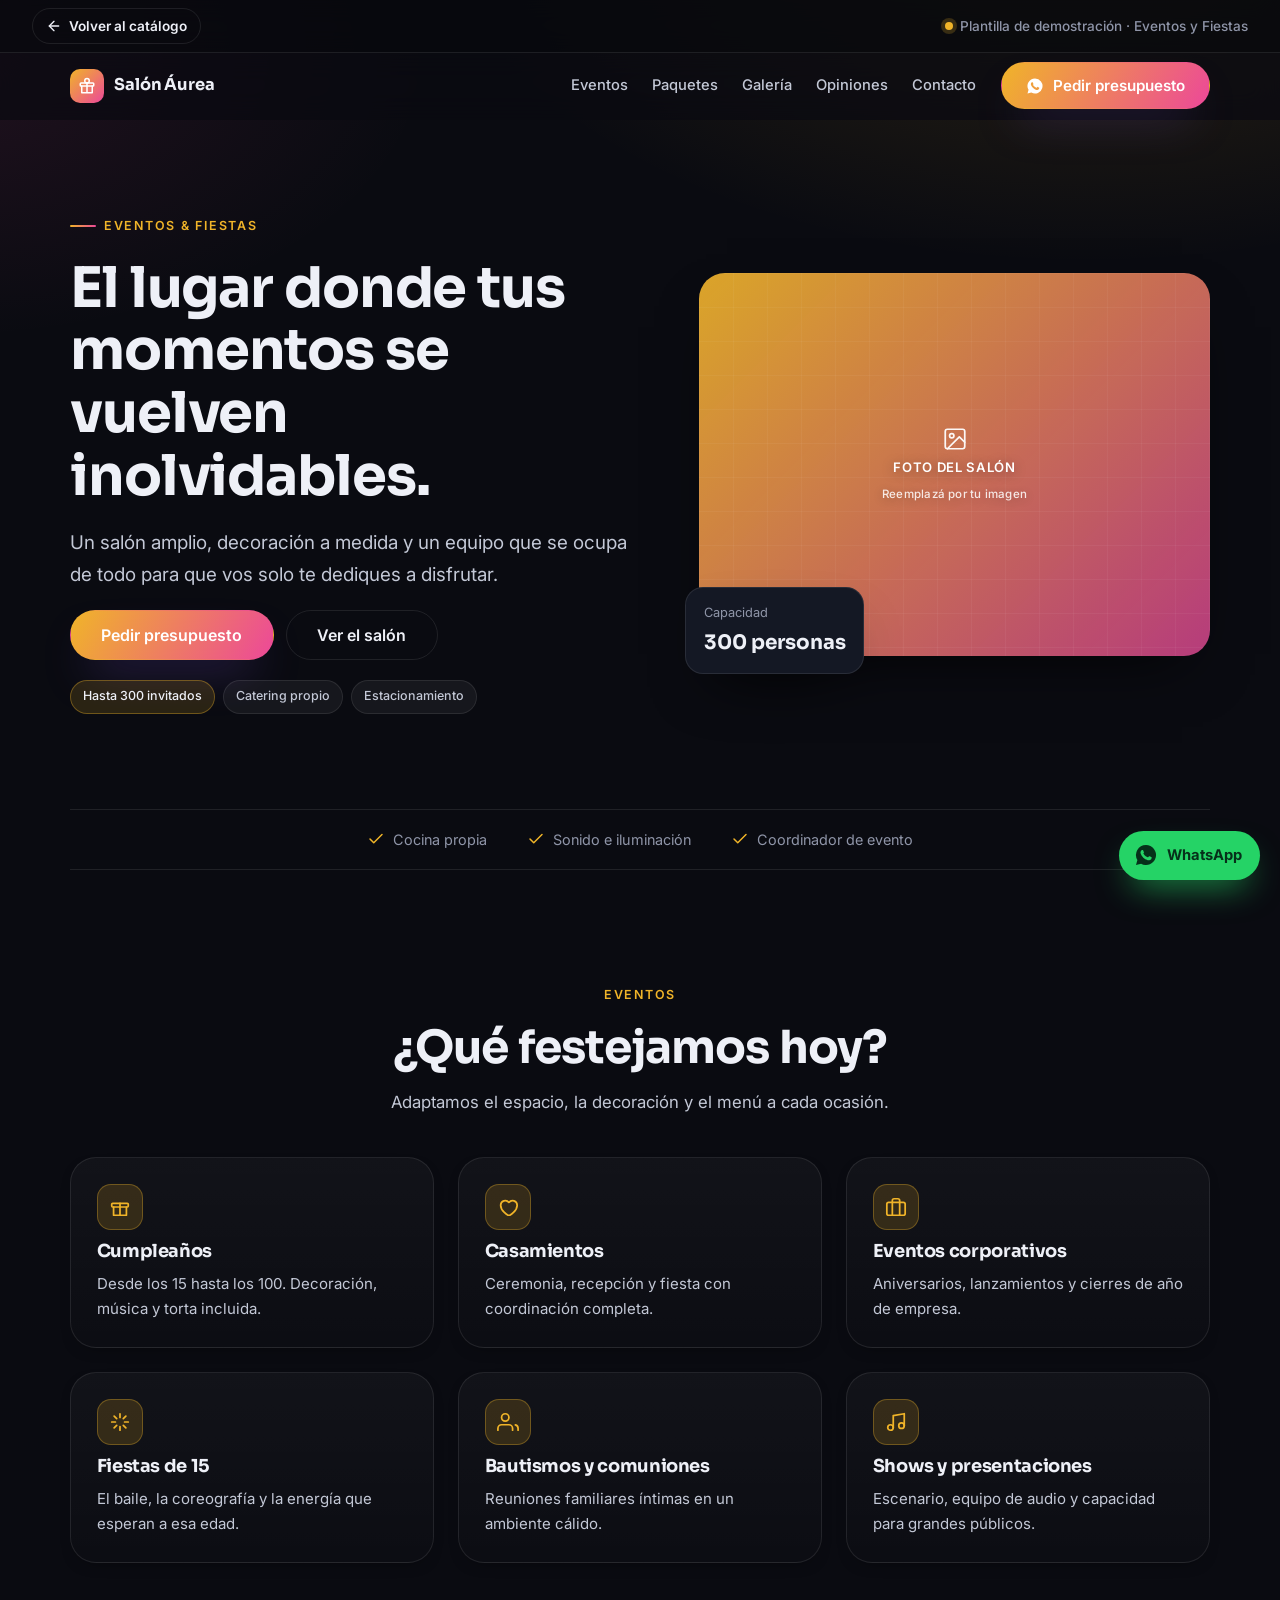
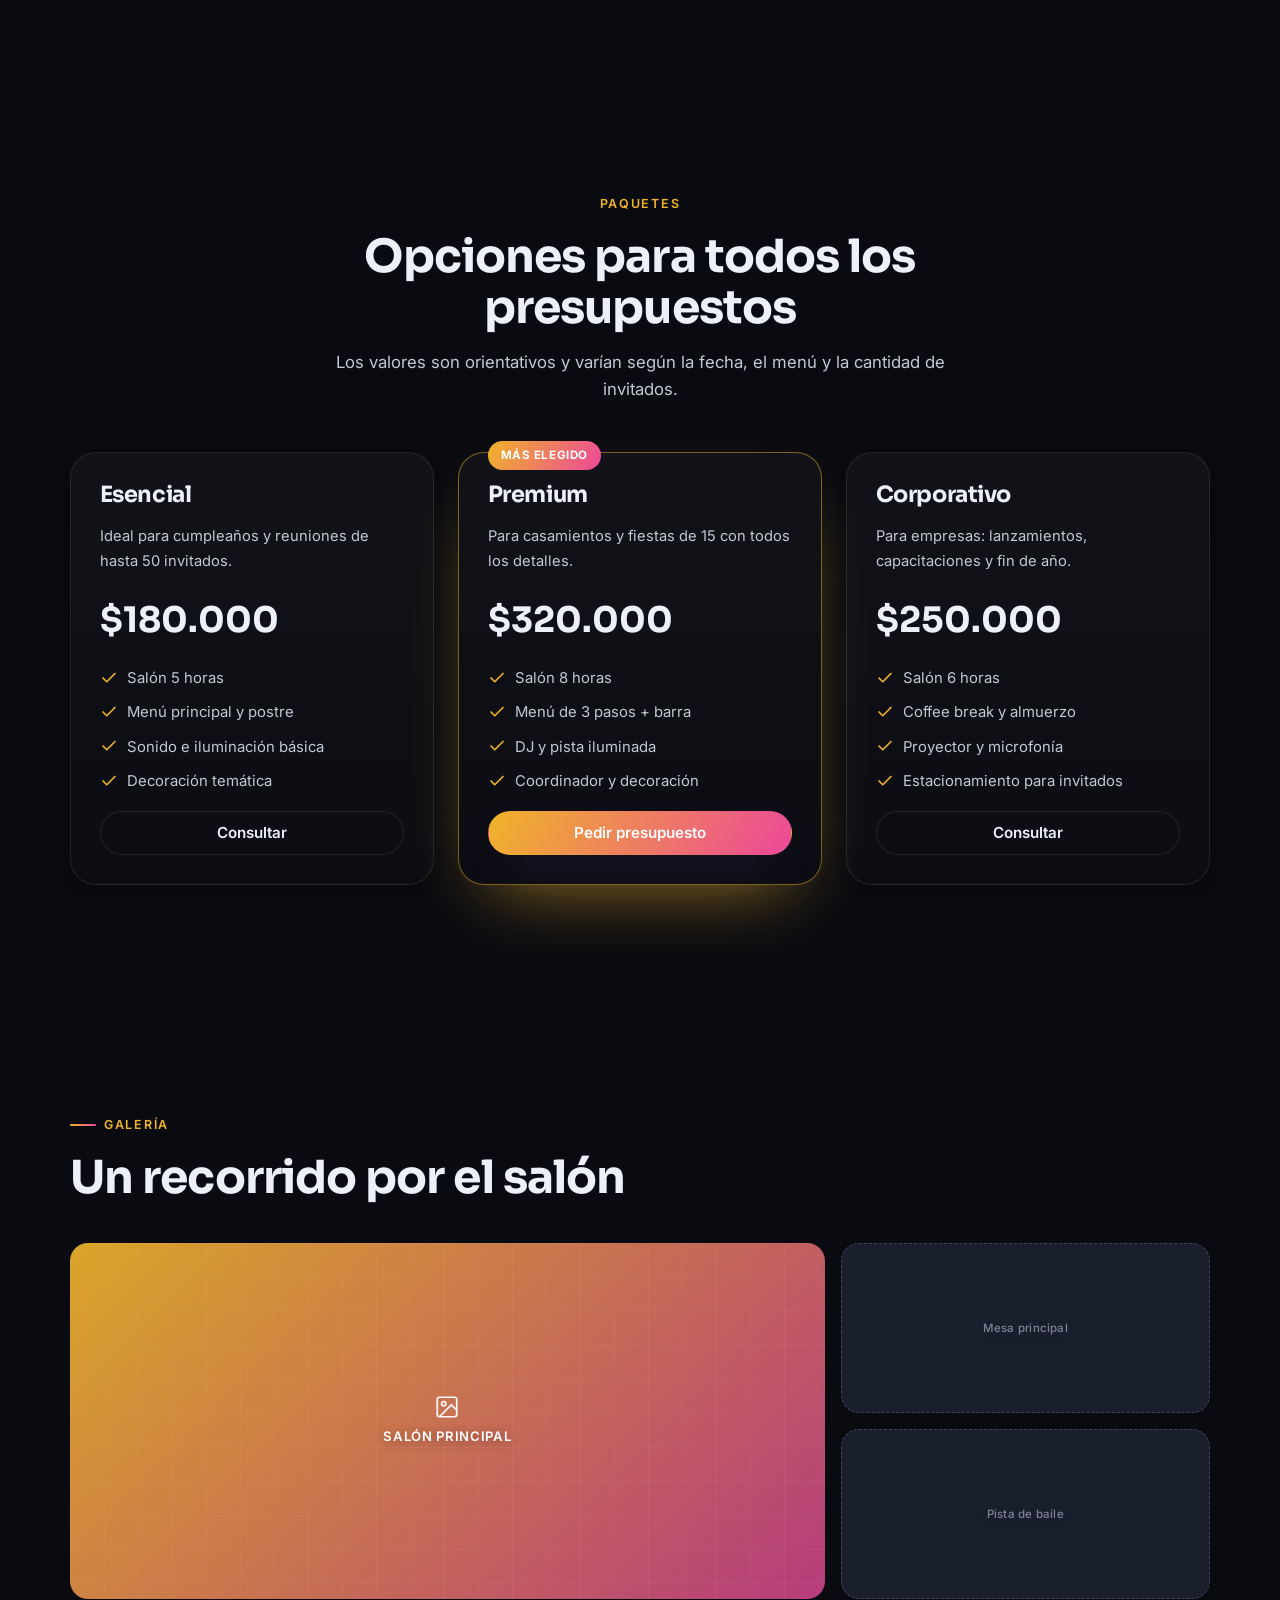
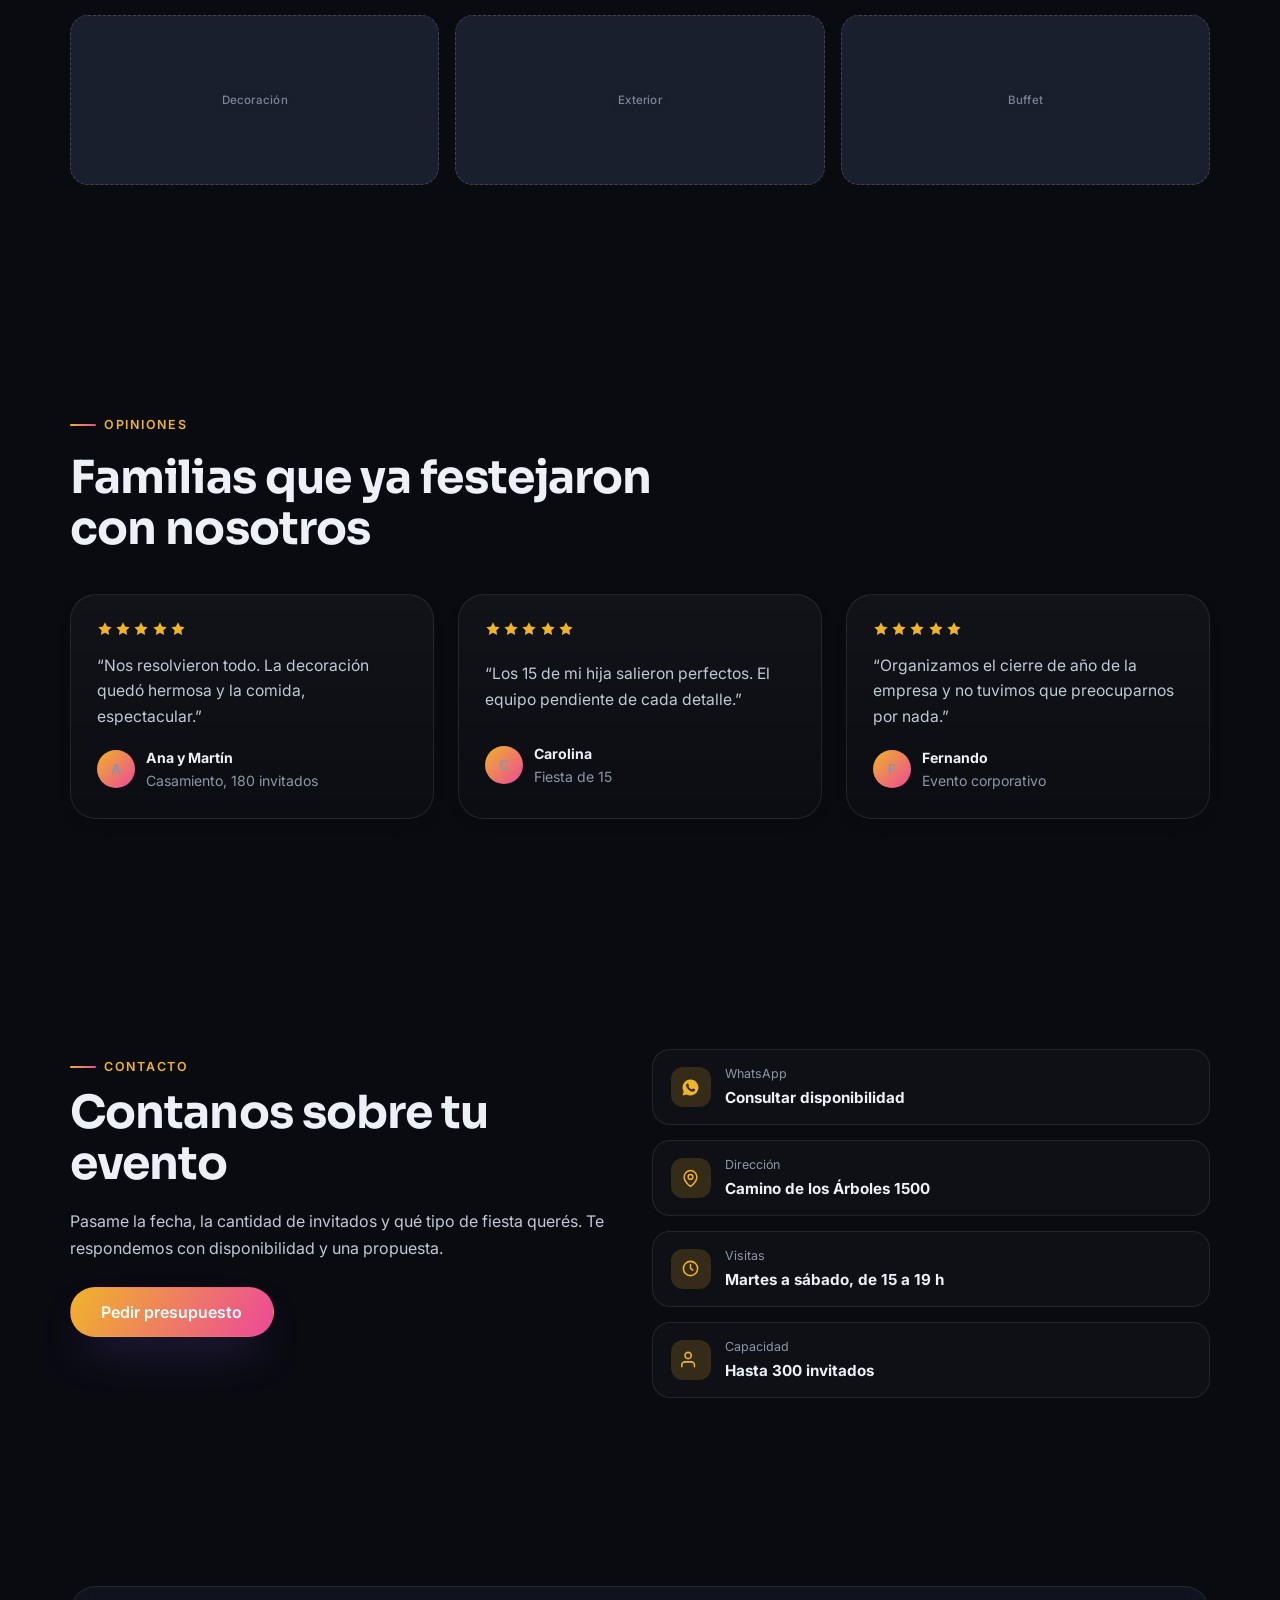
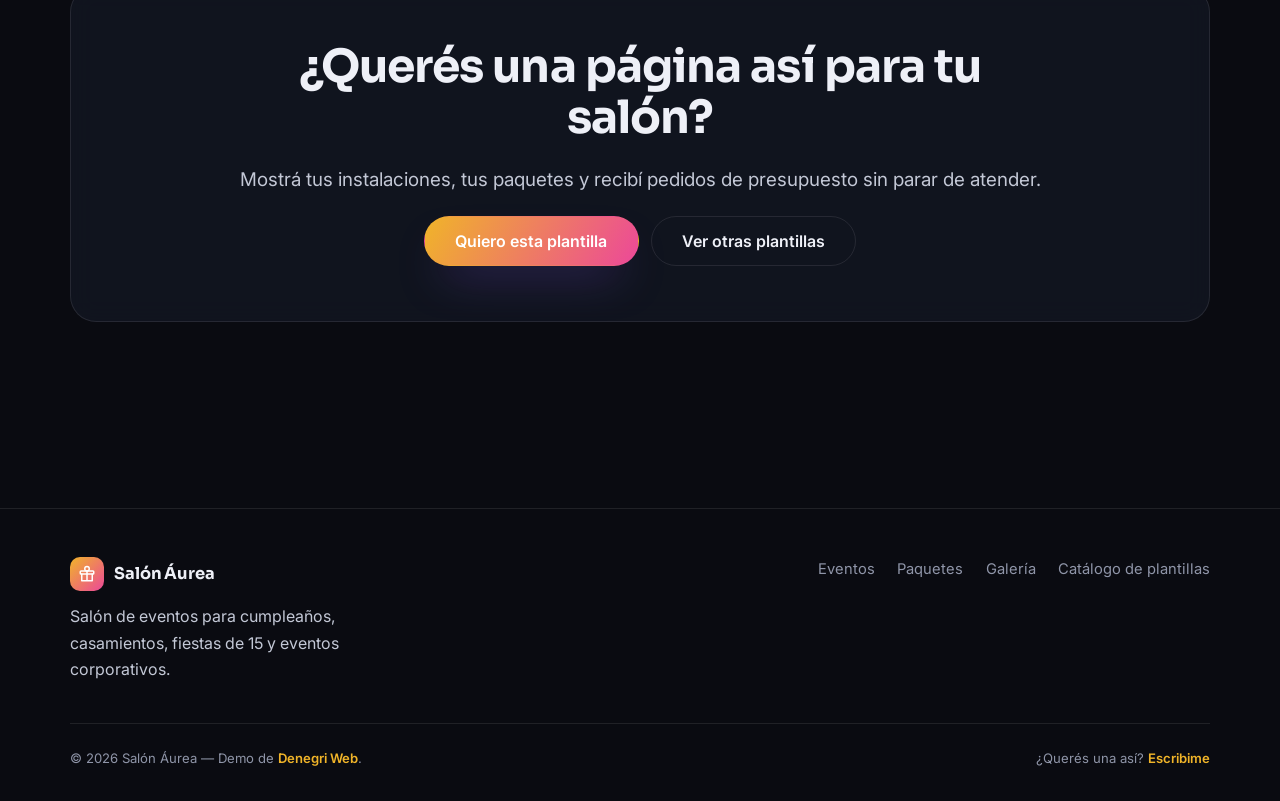
<file: demos/eventos/index.html>
<!DOCTYPE html>
<html lang="es">
<head>
  <meta charset="UTF-8" />
  <meta name="viewport" content="width=device-width, initial-scale=1.0" />
  <title>Salón Áurea — Eventos y Fiestas | Demo</title>
  <meta name="description" content="Plantilla de demostración para salones de eventos: tipos de evento, paquetes, galería y pedido de presupuesto." />
  <meta name="theme-color" content="#0a0b11" />
  <link rel="icon" type="image/svg+xml" href="assets/img/favicon.svg" />
  <link rel="apple-touch-icon" href="assets/img/favicon.svg" />

  <link rel="preconnect" href="https://fonts.googleapis.com" />
  <link rel="preconnect" href="https://fonts.gstatic.com" crossorigin />
  <link href="https://fonts.googleapis.com/css2?family=Sora:wght@500;600;700;800&family=Inter:wght@400;500;600;700&display=swap" rel="stylesheet" />

  <link rel="stylesheet" href="assets/css/main.css" />
</head>
<body data-accent="eventos">

  <div class="demo-bar">
    <a class="demo-bar__back" href="../../index.html">
      <svg viewBox="0 0 24 24" fill="none" stroke="currentColor" stroke-width="2" stroke-linecap="round" stroke-linejoin="round" aria-hidden="true"><path d="M19 12H5"/><path d="m12 19-7-7 7-7"/></svg>
      Volver al catálogo
    </a>
    <span class="demo-bar__tag"><span class="demo-bar__dot"></span><span>Plantilla de demostración · Eventos y Fiestas</span></span>
  </div>

  <header class="demo-header" data-header>
    <div class="container demo-header__inner">
      <a class="brand" href="#inicio">
        <span class="brand__mark" aria-hidden="true"><svg viewBox="0 0 24 24" fill="none" stroke="currentColor" stroke-width="2" stroke-linecap="round" stroke-linejoin="round"><rect x="3" y="8" width="18" height="4" rx="1"/><path d="M5 12v9h14v-9M12 8v13"/><path d="M12 8a3 3 0 1 0-3-3c0 3 3 3 3 3Zm0 0a3 3 0 1 1 3-3c0 3-3 3-3 3Z"/></svg></span>
        <span>Salón Áurea</span>
      </a>

      <button class="menu-toggle" data-menu-toggle aria-expanded="false" aria-controls="demo-nav" aria-label="Abrir menú">
        <svg viewBox="0 0 24 24" fill="none" stroke="currentColor" stroke-width="2" stroke-linecap="round"><path d="M4 7h16M4 12h16M4 17h16"/></svg>
      </button>

      <nav class="demo-nav" id="demo-nav" data-menu aria-label="Navegación principal">
        <div class="demo-nav__links">
          <a href="#eventos">Eventos</a>
          <a href="#paquetes">Paquetes</a>
          <a href="#galeria">Galería</a>
          <a href="#opiniones">Opiniones</a>
          <a href="#contacto">Contacto</a>
        </div>
        <a class="btn btn--primary" data-config-href="whatsapp" data-wa="¡Hola! Me gustó la demo de Eventos y quiero una página así para mi negocio.">
          <svg viewBox="0 0 24 24" fill="currentColor" aria-hidden="true"><path d="M12 2a10 10 0 0 0-8.6 15.1L2 22l5.1-1.3A10 10 0 1 0 12 2Zm5.3 14.1c-.2.6-1.3 1.2-1.8 1.2-.5.1-1 .1-1.7-.1-.4-.1-.9-.3-1.6-.6-2.7-1.2-4.5-4-4.6-4.2-.1-.2-1.1-1.5-1.1-2.8s.7-2 .9-2.2c.2-.3.5-.3.7-.3h.5c.1 0 .4-.1.6.4l.7 1.7c.1.1.1.3 0 .5l-.3.4c-.1.1-.3.3-.1.6.2.3.8 1.3 1.7 2.1 1.2 1 2.1 1.3 2.4 1.5.3.1.4.1.6-.1l.8-.9c.2-.2.3-.2.6-.1l1.6.8c.2.1.4.2.4.3.1.1.1.6-.1 1.2Z"/></svg>
          Pedir presupuesto
        </a>
      </nav>
    </div>
  </header>

  <main>
    <!-- Hero -->
    <section class="demo-hero" id="inicio">
      <div class="container demo-hero__grid">
        <div class="demo-hero__copy reveal">
          <span class="eyebrow">Eventos &amp; Fiestas</span>
          <h1>El lugar donde tus momentos se vuelven inolvidables.</h1>
          <p class="lead">Un salón amplio, decoración a medida y un equipo que se ocupa de todo para que vos solo te dediques a disfrutar.</p>
          <div class="hero-actions">
            <a class="btn btn--primary btn--lg" data-config-href="whatsapp" data-wa="¡Hola! Quiero pedir un presupuesto en Salón Áurea.">Pedir presupuesto</a>
            <a class="btn btn--ghost btn--lg" href="#galeria">Ver el salón</a>
          </div>
          <div class="hero-tags">
            <span class="chip chip--accent">Hasta 300 invitados</span>
            <span class="chip">Catering propio</span>
            <span class="chip">Estacionamiento</span>
          </div>
        </div>
        <div class="hero-visual reveal" data-delay="2" aria-hidden="true">
          <div class="ph ph--4x3">
            <div class="ph__label">
              <svg viewBox="0 0 24 24" fill="none" stroke="currentColor" stroke-width="1.6" stroke-linecap="round" stroke-linejoin="round"><rect x="3" y="3" width="18" height="18" rx="2"/><circle cx="9" cy="9" r="2"/><path d="m21 15-5-5L5 21"/></svg>
              Foto del salón
              <small>Reemplazá por tu imagen</small>
            </div>
          </div>
          <div class="hero-float">
            <span>Capacidad</span>
            <strong>300 personas</strong>
          </div>
        </div>
      </div>
    </section>

    <div class="container">
      <div class="strip reveal">
        <span class="strip__item"><svg viewBox="0 0 24 24" fill="none" stroke="currentColor" stroke-width="2" stroke-linecap="round" stroke-linejoin="round"><path d="M20 6 9 17l-5-5"/></svg> Cocina propia</span>
        <span class="strip__item"><svg viewBox="0 0 24 24" fill="none" stroke="currentColor" stroke-width="2" stroke-linecap="round" stroke-linejoin="round"><path d="M20 6 9 17l-5-5"/></svg> Sonido e iluminación</span>
        <span class="strip__item"><svg viewBox="0 0 24 24" fill="none" stroke="currentColor" stroke-width="2" stroke-linecap="round" stroke-linejoin="round"><path d="M20 6 9 17l-5-5"/></svg> Coordinador de evento</span>
      </div>
    </div>

    <!-- Eventos -->
    <section class="section" id="eventos">
      <div class="container">
        <div class="section-head section-head--center reveal">
          <span class="eyebrow">Eventos</span>
          <h2>¿Qué festejamos hoy?</h2>
          <p>Adaptamos el espacio, la decoración y el menú a cada ocasión.</p>
        </div>

        <div class="grid grid--3" style="margin-top: 2.5rem">
          <div class="card feature-card reveal">
            <span class="feature-card__icon"><svg viewBox="0 0 24 24" fill="none" stroke="currentColor" stroke-width="1.9" stroke-linecap="round" stroke-linejoin="round"><rect x="3" y="8" width="18" height="4" rx="1"/><path d="M5 12v9h14v-9M12 8v13"/></svg></span>
            <h3>Cumpleaños</h3>
            <p>Desde los 15 hasta los 100. Decoración, música y torta incluida.</p>
          </div>
          <div class="card feature-card reveal" data-delay="1">
            <span class="feature-card__icon"><svg viewBox="0 0 24 24" fill="none" stroke="currentColor" stroke-width="1.9" stroke-linecap="round" stroke-linejoin="round"><path d="M12 21s-8-4.6-8-11a5 5 0 0 1 9-3 5 5 0 0 1 9 3c0 6.4-8 11-8 11Z"/></svg></span>
            <h3>Casamientos</h3>
            <p>Ceremonia, recepción y fiesta con coordinación completa.</p>
          </div>
          <div class="card feature-card reveal" data-delay="2">
            <span class="feature-card__icon"><svg viewBox="0 0 24 24" fill="none" stroke="currentColor" stroke-width="1.9" stroke-linecap="round" stroke-linejoin="round"><rect x="2" y="7" width="20" height="14" rx="2"/><path d="M16 21V5a2 2 0 0 0-2-2h-4a2 2 0 0 0-2 2v16"/></svg></span>
            <h3>Eventos corporativos</h3>
            <p>Aniversarios, lanzamientos y cierres de año de empresa.</p>
          </div>
          <div class="card feature-card reveal">
            <span class="feature-card__icon"><svg viewBox="0 0 24 24" fill="none" stroke="currentColor" stroke-width="1.9" stroke-linecap="round" stroke-linejoin="round"><path d="M12 3v4M12 17v4M3 12h4M17 12h4M5.6 5.6l2.8 2.8M15.6 15.6l2.8 2.8M18.4 5.6l-2.8 2.8M8.4 15.6l-2.8 2.8"/></svg></span>
            <h3>Fiestas de 15</h3>
            <p>El baile, la coreografía y la energía que esperan a esa edad.</p>
          </div>
          <div class="card feature-card reveal" data-delay="1">
            <span class="feature-card__icon"><svg viewBox="0 0 24 24" fill="none" stroke="currentColor" stroke-width="1.9" stroke-linecap="round" stroke-linejoin="round"><path d="M17 21v-2a4 4 0 0 0-4-4H5a4 4 0 0 0-4 4v2"/><circle cx="9" cy="7" r="4"/><path d="M23 21v-2a4 4 0 0 0-3-3.87"/></svg></span>
            <h3>Bautismos y comuniones</h3>
            <p>Reuniones familiares íntimas en un ambiente cálido.</p>
          </div>
          <div class="card feature-card reveal" data-delay="2">
            <span class="feature-card__icon"><svg viewBox="0 0 24 24" fill="none" stroke="currentColor" stroke-width="1.9" stroke-linecap="round" stroke-linejoin="round"><path d="M9 18V5l12-2v13"/><circle cx="6" cy="18" r="3"/><circle cx="18" cy="16" r="3"/></svg></span>
            <h3>Shows y presentaciones</h3>
            <p>Escenario, equipo de audio y capacidad para grandes públicos.</p>
          </div>
        </div>
      </div>
    </section>

    <!-- Paquetes -->
    <section class="section" id="paquetes">
      <div class="container">
        <div class="section-head section-head--center reveal">
          <span class="eyebrow">Paquetes</span>
          <h2>Opciones para todos los presupuestos</h2>
          <p>Los valores son orientativos y varían según la fecha, el menú y la cantidad de invitados.</p>
        </div>

        <div class="grid grid--3" style="margin-top: 3rem">
          <div class="card plan reveal">
            <div class="plan__head"><h3>Esencial</h3></div>
            <p class="lead" style="font-size: 0.92rem">Ideal para cumpleaños y reuniones de hasta 50 invitados.</p>
            <div class="plan__price"><strong>$180.000</strong></div>
            <ul>
              <li><svg viewBox="0 0 24 24" fill="none" stroke="currentColor" stroke-width="2.2" stroke-linecap="round" stroke-linejoin="round"><path d="M20 6 9 17l-5-5"/></svg> Salón 5 horas</li>
              <li><svg viewBox="0 0 24 24" fill="none" stroke="currentColor" stroke-width="2.2" stroke-linecap="round" stroke-linejoin="round"><path d="M20 6 9 17l-5-5"/></svg> Menú principal y postre</li>
              <li><svg viewBox="0 0 24 24" fill="none" stroke="currentColor" stroke-width="2.2" stroke-linecap="round" stroke-linejoin="round"><path d="M20 6 9 17l-5-5"/></svg> Sonido e iluminación básica</li>
              <li><svg viewBox="0 0 24 24" fill="none" stroke="currentColor" stroke-width="2.2" stroke-linecap="round" stroke-linejoin="round"><path d="M20 6 9 17l-5-5"/></svg> Decoración temática</li>
            </ul>
            <a class="btn btn--ghost btn--block" data-config-href="whatsapp" data-wa="¡Hola! Quiero info del paquete Esencial.">Consultar</a>
          </div>

          <div class="card plan plan--featured reveal" data-delay="1">
            <span class="plan__badge">Más elegido</span>
            <div class="plan__head"><h3>Premium</h3></div>
            <p class="lead" style="font-size: 0.92rem">Para casamientos y fiestas de 15 con todos los detalles.</p>
            <div class="plan__price"><strong>$320.000</strong></div>
            <ul>
              <li><svg viewBox="0 0 24 24" fill="none" stroke="currentColor" stroke-width="2.2" stroke-linecap="round" stroke-linejoin="round"><path d="M20 6 9 17l-5-5"/></svg> Salón 8 horas</li>
              <li><svg viewBox="0 0 24 24" fill="none" stroke="currentColor" stroke-width="2.2" stroke-linecap="round" stroke-linejoin="round"><path d="M20 6 9 17l-5-5"/></svg> Menú de 3 pasos + barra</li>
              <li><svg viewBox="0 0 24 24" fill="none" stroke="currentColor" stroke-width="2.2" stroke-linecap="round" stroke-linejoin="round"><path d="M20 6 9 17l-5-5"/></svg> DJ y pista iluminada</li>
              <li><svg viewBox="0 0 24 24" fill="none" stroke="currentColor" stroke-width="2.2" stroke-linecap="round" stroke-linejoin="round"><path d="M20 6 9 17l-5-5"/></svg> Coordinador y decoración</li>
            </ul>
            <a class="btn btn--primary btn--block" data-config-href="whatsapp" data-wa="¡Hola! Quiero info del paquete Premium.">Pedir presupuesto</a>
          </div>

          <div class="card plan reveal" data-delay="2">
            <div class="plan__head"><h3>Corporativo</h3></div>
            <p class="lead" style="font-size: 0.92rem">Para empresas: lanzamientos, capacitaciones y fin de año.</p>
            <div class="plan__price"><strong>$250.000</strong></div>
            <ul>
              <li><svg viewBox="0 0 24 24" fill="none" stroke="currentColor" stroke-width="2.2" stroke-linecap="round" stroke-linejoin="round"><path d="M20 6 9 17l-5-5"/></svg> Salón 6 horas</li>
              <li><svg viewBox="0 0 24 24" fill="none" stroke="currentColor" stroke-width="2.2" stroke-linecap="round" stroke-linejoin="round"><path d="M20 6 9 17l-5-5"/></svg> Coffee break y almuerzo</li>
              <li><svg viewBox="0 0 24 24" fill="none" stroke="currentColor" stroke-width="2.2" stroke-linecap="round" stroke-linejoin="round"><path d="M20 6 9 17l-5-5"/></svg> Proyector y microfonía</li>
              <li><svg viewBox="0 0 24 24" fill="none" stroke="currentColor" stroke-width="2.2" stroke-linecap="round" stroke-linejoin="round"><path d="M20 6 9 17l-5-5"/></svg> Estacionamiento para invitados</li>
            </ul>
            <a class="btn btn--ghost btn--block" data-config-href="whatsapp" data-wa="¡Hola! Quiero info del paquete Corporativo.">Consultar</a>
          </div>
        </div>
      </div>
    </section>

    <!-- Galería -->
    <section class="section" id="galeria">
      <div class="container">
        <div class="section-head reveal">
          <span class="eyebrow">Galería</span>
          <h2>Un recorrido por el salón</h2>
        </div>
        <div class="gallery reveal" style="margin-top: 2.5rem">
          <div class="ph"><div class="ph__label"><svg viewBox="0 0 24 24" fill="none" stroke="currentColor" stroke-width="1.6"><rect x="3" y="3" width="18" height="18" rx="2"/><circle cx="9" cy="9" r="2"/><path d="m21 15-5-5L5 21"/></svg>Salón principal</div></div>
          <div class="ph ph--soft"><div class="ph__label"><small>Mesa principal</small></div></div>
          <div class="ph ph--soft"><div class="ph__label"><small>Pista de baile</small></div></div>
          <div class="ph ph--soft"><div class="ph__label"><small>Decoración</small></div></div>
          <div class="ph ph--soft"><div class="ph__label"><small>Exterior</small></div></div>
          <div class="ph ph--soft"><div class="ph__label"><small>Buffet</small></div></div>
        </div>
      </div>
    </section>

    <!-- Opiniones -->
    <section class="section" id="opiniones">
      <div class="container">
        <div class="section-head reveal">
          <span class="eyebrow">Opiniones</span>
          <h2>Familias que ya festejaron con nosotros</h2>
        </div>
        <div class="grid grid--3" style="margin-top: 2.5rem">
          <div class="card quote-card reveal">
            <div class="quote-card__stars" aria-label="5 estrellas">
              <svg viewBox="0 0 24 24" fill="currentColor"><path d="m12 2 3.1 6.3 6.9 1-5 4.9 1.2 6.8L12 17.8 5.8 21l1.2-6.8-5-4.9 6.9-1z"/></svg>
              <svg viewBox="0 0 24 24" fill="currentColor"><path d="m12 2 3.1 6.3 6.9 1-5 4.9 1.2 6.8L12 17.8 5.8 21l1.2-6.8-5-4.9 6.9-1z"/></svg>
              <svg viewBox="0 0 24 24" fill="currentColor"><path d="m12 2 3.1 6.3 6.9 1-5 4.9 1.2 6.8L12 17.8 5.8 21l1.2-6.8-5-4.9 6.9-1z"/></svg>
              <svg viewBox="0 0 24 24" fill="currentColor"><path d="m12 2 3.1 6.3 6.9 1-5 4.9 1.2 6.8L12 17.8 5.8 21l1.2-6.8-5-4.9 6.9-1z"/></svg>
              <svg viewBox="0 0 24 24" fill="currentColor"><path d="m12 2 3.1 6.3 6.9 1-5 4.9 1.2 6.8L12 17.8 5.8 21l1.2-6.8-5-4.9 6.9-1z"/></svg>
            </div>
            <blockquote>“Nos resolvieron todo. La decoración quedó hermosa y la comida, espectacular.”</blockquote>
            <div class="quote-card__author"><span class="quote-card__avatar">A</span><div><strong>Ana y Martín</strong><br /><span>Casamiento, 180 invitados</span></div></div>
          </div>
          <div class="card quote-card reveal" data-delay="1">
            <div class="quote-card__stars" aria-label="5 estrellas">
              <svg viewBox="0 0 24 24" fill="currentColor"><path d="m12 2 3.1 6.3 6.9 1-5 4.9 1.2 6.8L12 17.8 5.8 21l1.2-6.8-5-4.9 6.9-1z"/></svg>
              <svg viewBox="0 0 24 24" fill="currentColor"><path d="m12 2 3.1 6.3 6.9 1-5 4.9 1.2 6.8L12 17.8 5.8 21l1.2-6.8-5-4.9 6.9-1z"/></svg>
              <svg viewBox="0 0 24 24" fill="currentColor"><path d="m12 2 3.1 6.3 6.9 1-5 4.9 1.2 6.8L12 17.8 5.8 21l1.2-6.8-5-4.9 6.9-1z"/></svg>
              <svg viewBox="0 0 24 24" fill="currentColor"><path d="m12 2 3.1 6.3 6.9 1-5 4.9 1.2 6.8L12 17.8 5.8 21l1.2-6.8-5-4.9 6.9-1z"/></svg>
              <svg viewBox="0 0 24 24" fill="currentColor"><path d="m12 2 3.1 6.3 6.9 1-5 4.9 1.2 6.8L12 17.8 5.8 21l1.2-6.8-5-4.9 6.9-1z"/></svg>
            </div>
            <blockquote>“Los 15 de mi hija salieron perfectos. El equipo pendiente de cada detalle.”</blockquote>
            <div class="quote-card__author"><span class="quote-card__avatar">C</span><div><strong>Carolina</strong><br /><span>Fiesta de 15</span></div></div>
          </div>
          <div class="card quote-card reveal" data-delay="2">
            <div class="quote-card__stars" aria-label="5 estrellas">
              <svg viewBox="0 0 24 24" fill="currentColor"><path d="m12 2 3.1 6.3 6.9 1-5 4.9 1.2 6.8L12 17.8 5.8 21l1.2-6.8-5-4.9 6.9-1z"/></svg>
              <svg viewBox="0 0 24 24" fill="currentColor"><path d="m12 2 3.1 6.3 6.9 1-5 4.9 1.2 6.8L12 17.8 5.8 21l1.2-6.8-5-4.9 6.9-1z"/></svg>
              <svg viewBox="0 0 24 24" fill="currentColor"><path d="m12 2 3.1 6.3 6.9 1-5 4.9 1.2 6.8L12 17.8 5.8 21l1.2-6.8-5-4.9 6.9-1z"/></svg>
              <svg viewBox="0 0 24 24" fill="currentColor"><path d="m12 2 3.1 6.3 6.9 1-5 4.9 1.2 6.8L12 17.8 5.8 21l1.2-6.8-5-4.9 6.9-1z"/></svg>
              <svg viewBox="0 0 24 24" fill="currentColor"><path d="m12 2 3.1 6.3 6.9 1-5 4.9 1.2 6.8L12 17.8 5.8 21l1.2-6.8-5-4.9 6.9-1z"/></svg>
            </div>
            <blockquote>“Organizamos el cierre de año de la empresa y no tuvimos que preocuparnos por nada.”</blockquote>
            <div class="quote-card__author"><span class="quote-card__avatar">F</span><div><strong>Fernando</strong><br /><span>Evento corporativo</span></div></div>
          </div>
        </div>
      </div>
    </section>

    <!-- Contacto -->
    <section class="section" id="contacto">
      <div class="container grid grid--2">
        <div class="reveal">
          <span class="eyebrow">Contacto</span>
          <h2 style="margin: 0.6rem 0 1.2rem">Contanos sobre tu evento</h2>
          <p>Pasame la fecha, la cantidad de invitados y qué tipo de fiesta querés. Te respondemos con disponibilidad y una propuesta.</p>
          <div class="hero-actions" style="margin-top: 1.6rem">
            <a class="btn btn--primary btn--lg" data-config-href="whatsapp" data-wa="¡Hola! Quiero pedir un presupuesto para mi evento.">Pedir presupuesto</a>
          </div>
        </div>

        <div class="contact-list reveal" data-delay="1">
          <a data-config-href="whatsapp" data-wa="¡Hola! Quiero consultar disponibilidad en Salón Áurea.">
            <span class="contact-list__icon" aria-hidden="true"><svg viewBox="0 0 24 24" fill="currentColor"><path d="M12 2a10 10 0 0 0-8.6 15.1L2 22l5.1-1.3A10 10 0 1 0 12 2Zm5.3 14.1c-.2.6-1.3 1.2-1.8 1.2-.5.1-1 .1-1.7-.1-.4-.1-.9-.3-1.6-.6-2.7-1.2-4.5-4-4.6-4.2-.1-.2-1.1-1.5-1.1-2.8s.7-2 .9-2.2c.2-.3.5-.3.7-.3h.5c.1 0 .4-.1.6.4l.7 1.7c.1.1.1.3 0 .5l-.3.4c-.1.1-.3.3-.1.6.2.3.8 1.3 1.7 2.1 1.2 1 2.1 1.3 2.4 1.5.3.1.4.1.6-.1l.8-.9c.2-.2.3-.2.6-.1l1.6.8c.2.1.4.2.4.3.1.1.1.6-.1 1.2Z"/></svg></span>
            <span class="contact-list__text"><small>WhatsApp</small><strong>Consultar disponibilidad</strong></span>
          </a>
          <div class="contact-row">
            <span class="contact-list__icon" aria-hidden="true"><svg viewBox="0 0 24 24" fill="none" stroke="currentColor" stroke-width="1.9" stroke-linecap="round" stroke-linejoin="round"><path d="M20 10c0 6-8 12-8 12s-8-6-8-12a8 8 0 0 1 16 0Z"/><circle cx="12" cy="10" r="3"/></svg></span>
            <span class="contact-list__text"><small>Dirección</small><strong>Camino de los Árboles 1500</strong></span>
          </div>
          <div class="contact-row">
            <span class="contact-list__icon" aria-hidden="true"><svg viewBox="0 0 24 24" fill="none" stroke="currentColor" stroke-width="1.9" stroke-linecap="round" stroke-linejoin="round"><circle cx="12" cy="12" r="9"/><path d="M12 7v5l3 2"/></svg></span>
            <span class="contact-list__text"><small>Visitas</small><strong>Martes a sábado, de 15 a 19 h</strong></span>
          </div>
          <div class="contact-row">
            <span class="contact-list__icon" aria-hidden="true"><svg viewBox="0 0 24 24" fill="none" stroke="currentColor" stroke-width="1.9" stroke-linecap="round" stroke-linejoin="round"><path d="M17 21v-2a4 4 0 0 0-4-4H5a4 4 0 0 0-4 4v2"/><circle cx="9" cy="7" r="4"/></svg></span>
            <span class="contact-list__text"><small>Capacidad</small><strong>Hasta 300 invitados</strong></span>
          </div>
        </div>
      </div>
    </section>

    <section class="section--tight">
      <div class="container">
        <div class="panel cta-band reveal">
          <h2>¿Querés una página así para tu salón?</h2>
          <p class="lead">Mostrá tus instalaciones, tus paquetes y recibí pedidos de presupuesto sin parar de atender.</p>
          <div class="hero-actions">
            <a class="btn btn--primary btn--lg" data-config-href="whatsapp" data-wa="¡Hola! Quiero una página como la demo de Eventos.">Quiero esta plantilla</a>
            <a class="btn btn--ghost btn--lg" href="../../index.html">Ver otras plantillas</a>
          </div>
        </div>
      </div>
    </section>
  </main>

  <footer class="site-footer">
    <div class="container">
      <div class="footer-grid">
        <div class="footer-brand">
          <a class="brand" href="#inicio">
            <span class="brand__mark" aria-hidden="true"><svg viewBox="0 0 24 24" fill="none" stroke="currentColor" stroke-width="2" stroke-linecap="round" stroke-linejoin="round"><rect x="3" y="8" width="18" height="4" rx="1"/><path d="M5 12v9h14v-9M12 8v13"/><path d="M12 8a3 3 0 1 0-3-3c0 3 3 3 3 3Zm0 0a3 3 0 1 1 3-3c0 3-3 3-3 3Z"/></svg></span>
            <span>Salón Áurea</span>
          </a>
          <p>Salón de eventos para cumpleaños, casamientos, fiestas de 15 y eventos corporativos.</p>
        </div>
        <nav class="footer-links" aria-label="Enlaces del pie">
          <a href="#eventos">Eventos</a>
          <a href="#paquetes">Paquetes</a>
          <a href="#galeria">Galería</a>
          <a href="../../index.html">Catálogo de plantillas</a>
        </nav>
      </div>
      <div class="footer-bottom">
        <span>© <span data-year>2026</span> Salón Áurea — Demo de <a href="../../index.html" style="color: var(--accent); font-weight: 600">Denegri Web</a>.</span>
        <span>¿Querés una así? <a data-config-href="whatsapp" data-wa="¡Hola! Vi la demo de Eventos." style="color: var(--accent); font-weight: 600">Escribime</a></span>
      </div>
    </div>
  </footer>

  <a class="wa-float" data-config-href="whatsapp" data-wa="¡Hola! Me gustó la demo de Eventos y quiero una página así." aria-label="Escribinos por WhatsApp">
    <svg viewBox="0 0 24 24" fill="currentColor" aria-hidden="true"><path d="M12 2a10 10 0 0 0-8.6 15.1L2 22l5.1-1.3A10 10 0 1 0 12 2Zm5.3 14.1c-.2.6-1.3 1.2-1.8 1.2-.5.1-1 .1-1.7-.1-.4-.1-.9-.3-1.6-.6-2.7-1.2-4.5-4-4.6-4.2-.1-.2-1.1-1.5-1.1-2.8s.7-2 .9-2.2c.2-.3.5-.3.7-.3h.5c.1 0 .4-.1.6.4l.7 1.7c.1.1.1.3 0 .5l-.3.4c-.1.1-.3.3-.1.6.2.3.8 1.3 1.7 2.1 1.2 1 2.1 1.3 2.4 1.5.3.1.4.1.6-.1l.8-.9c.2-.2.3-.2.6-.1l1.6.8c.2.1.4.2.4.3.1.1.1.6-.1 1.2Z"/></svg>
    <span>WhatsApp</span>
  </a>
  <script src="assets/js/main.js"></script>
</body>
</html>
</file>
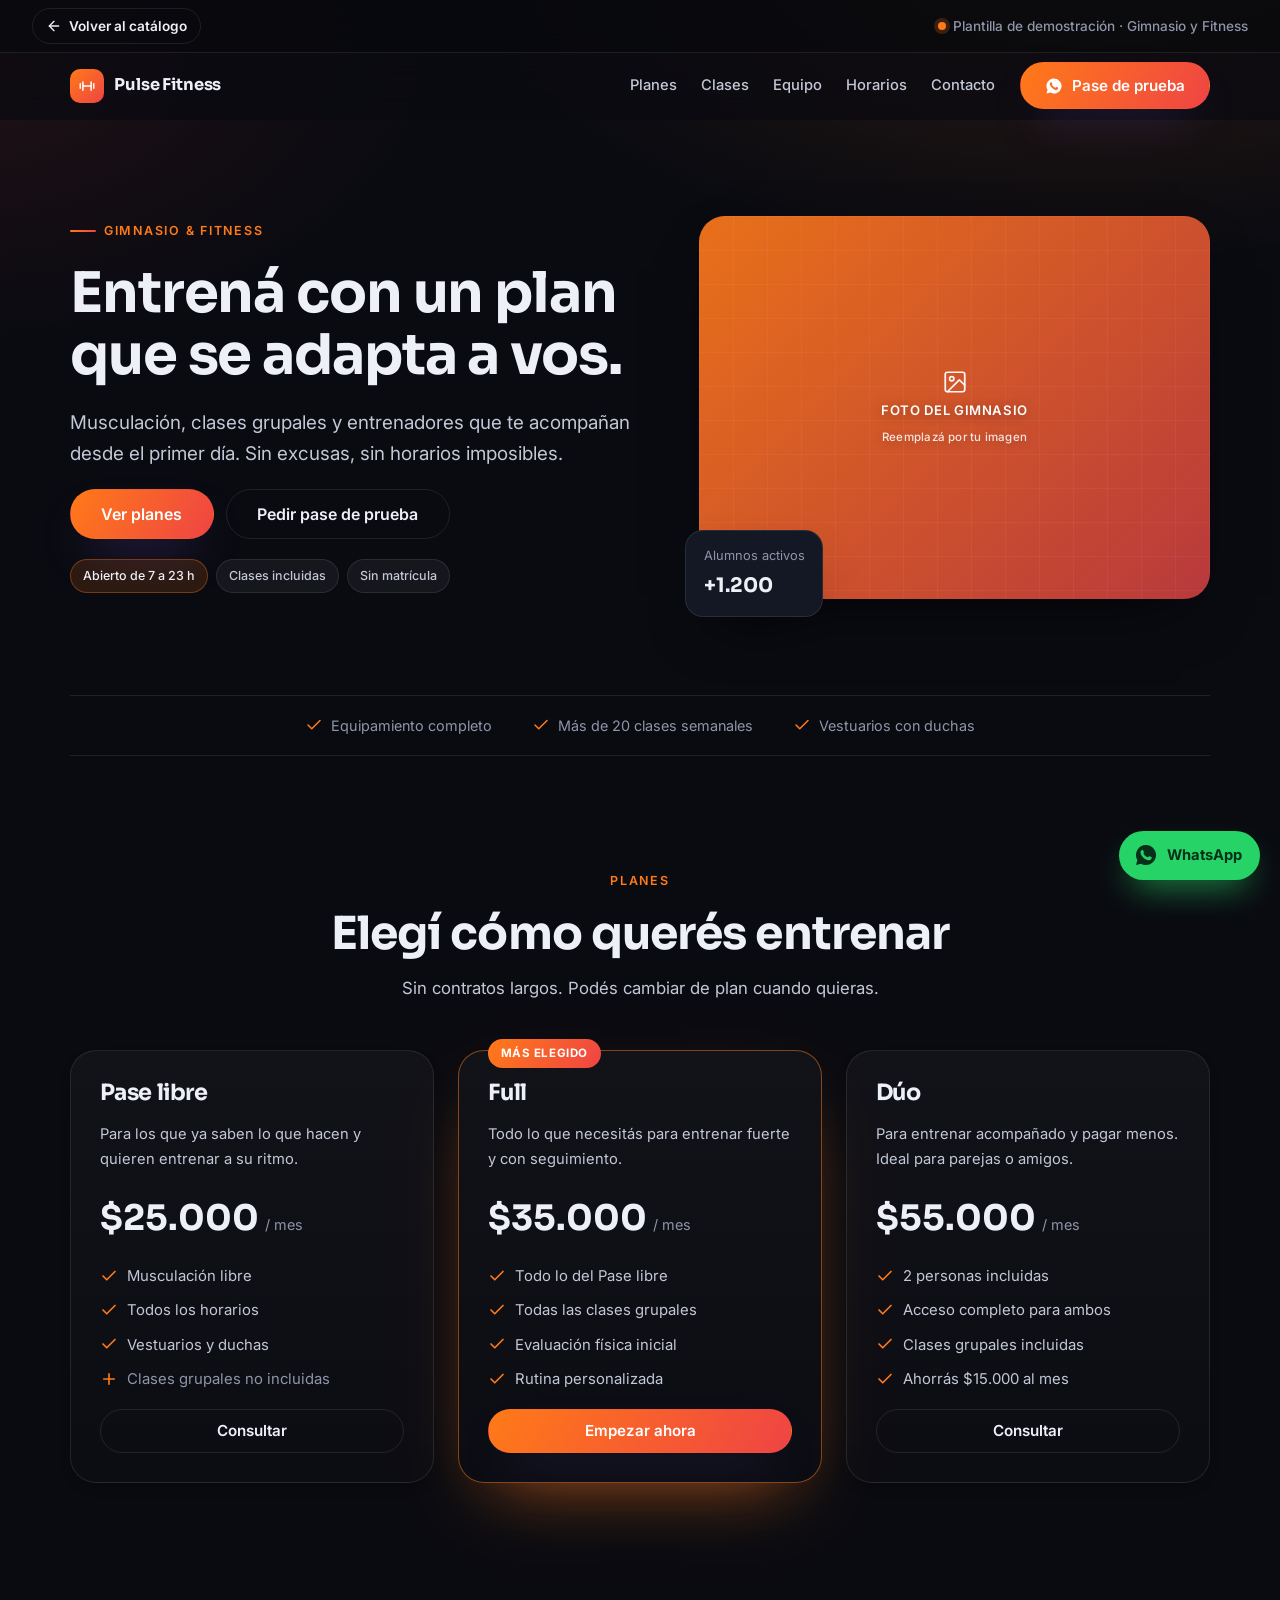
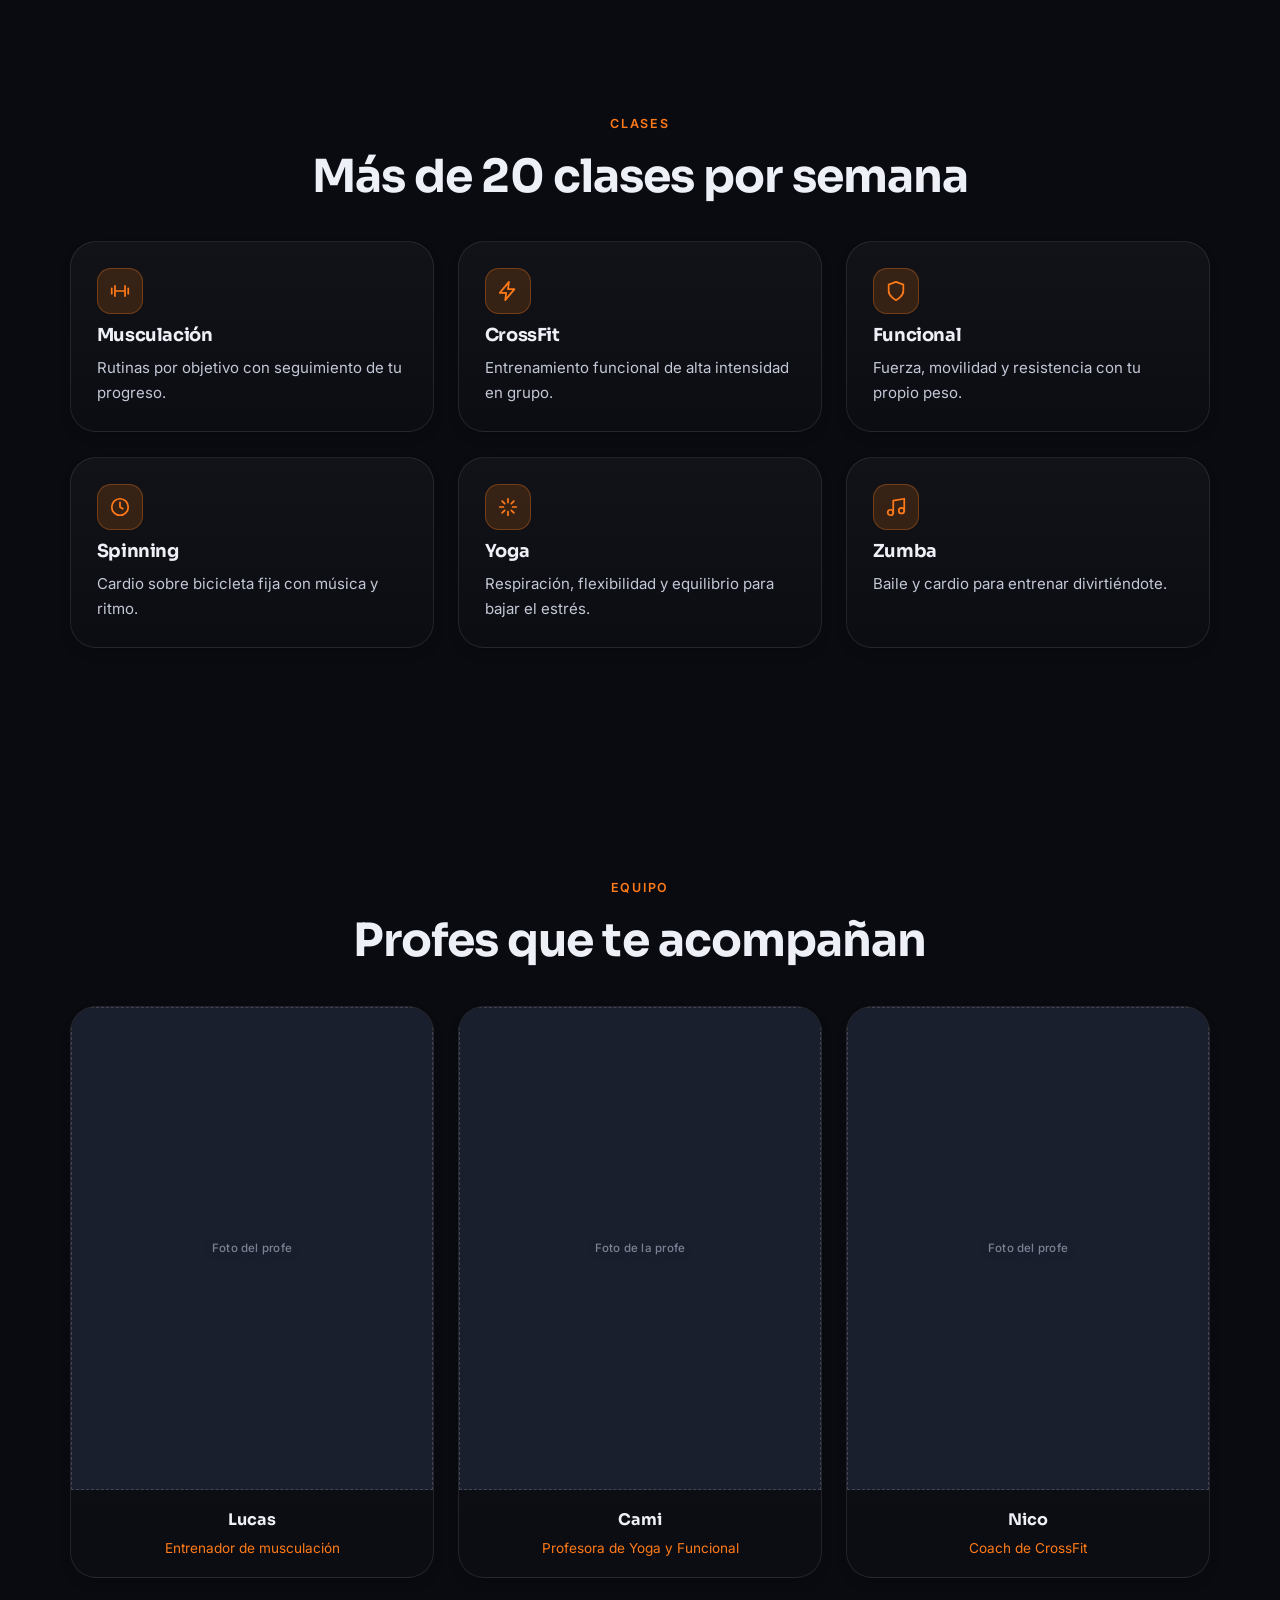
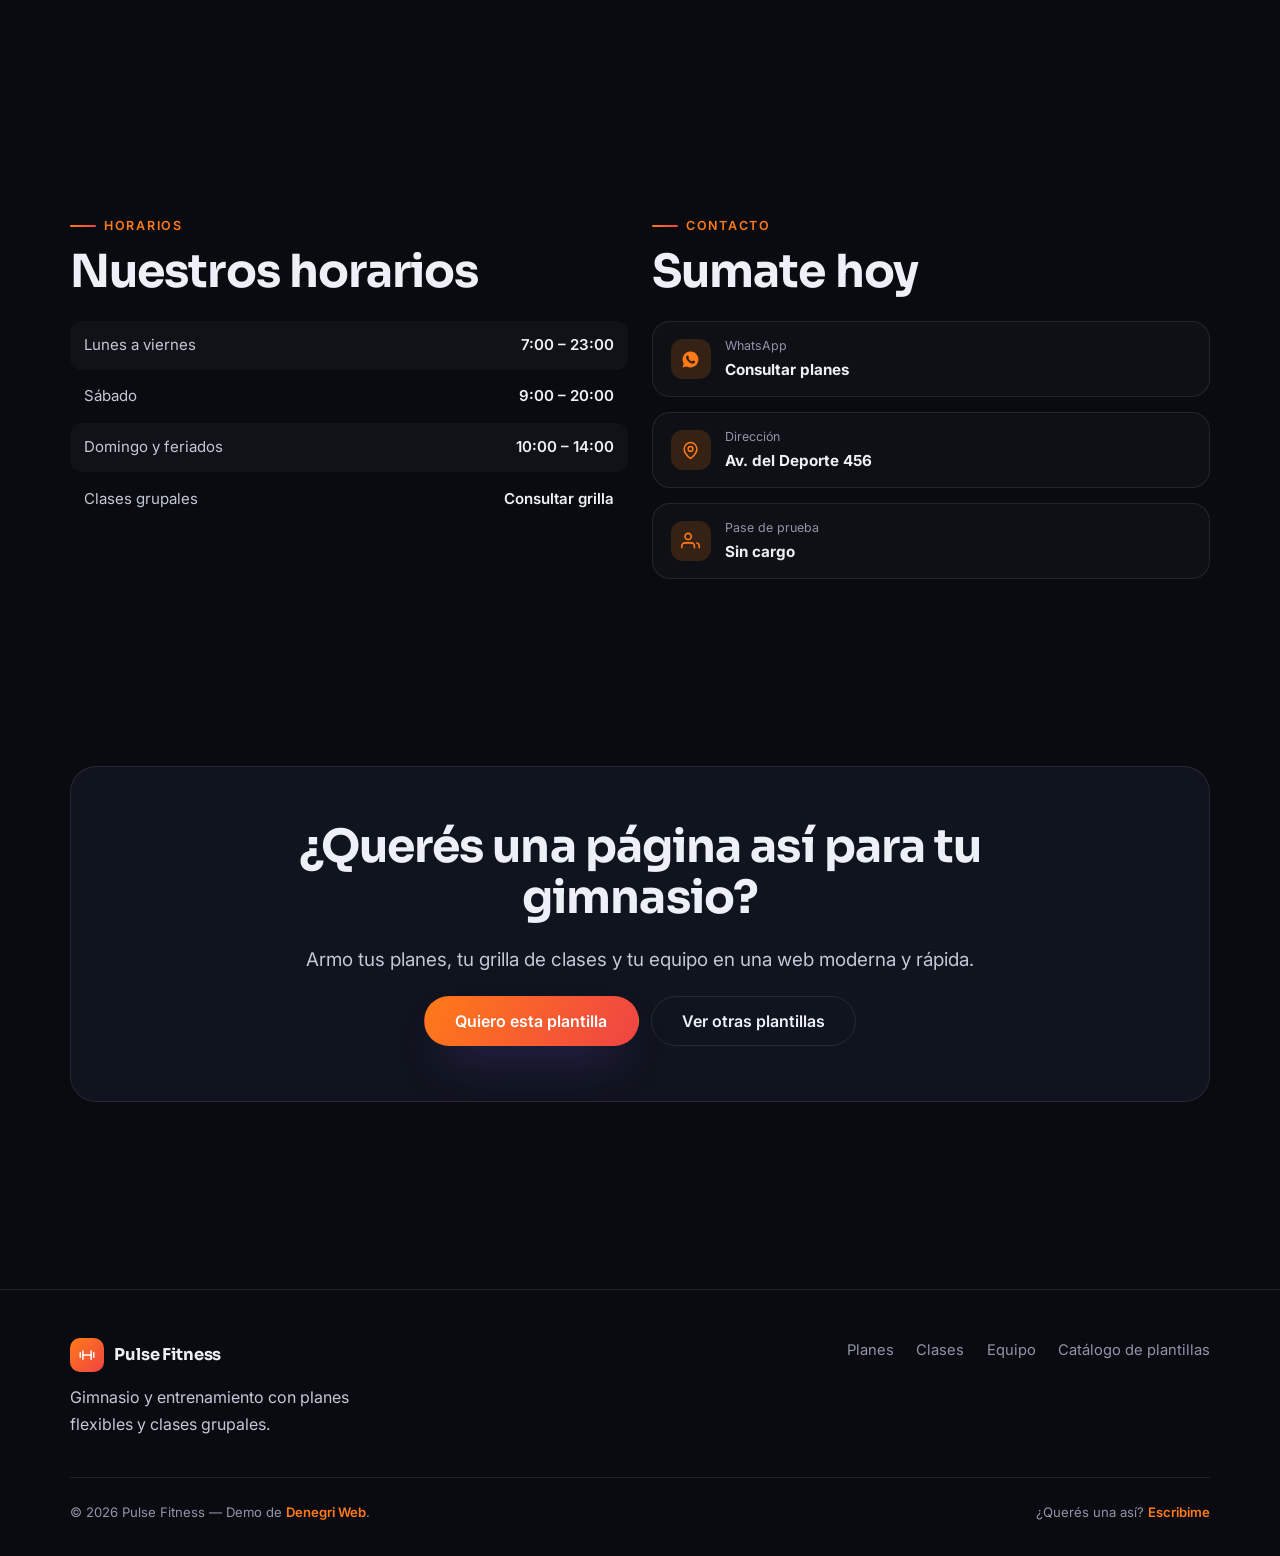
<file: demos/gimnasio/index.html>
<!DOCTYPE html>
<html lang="es">
<head>
  <meta charset="UTF-8" />
  <meta name="viewport" content="width=device-width, initial-scale=1.0" />
  <title>Pulse Fitness — Gimnasio | Demo</title>
  <meta name="description" content="Plantilla de demostración para gimnasios: planes, clases, equipo de profesores y consultas por WhatsApp." />
  <meta name="theme-color" content="#0a0b11" />
  <link rel="icon" type="image/svg+xml" href="assets/img/favicon.svg" />
  <link rel="apple-touch-icon" href="assets/img/favicon.svg" />

  <link rel="preconnect" href="https://fonts.googleapis.com" />
  <link rel="preconnect" href="https://fonts.gstatic.com" crossorigin />
  <link href="https://fonts.googleapis.com/css2?family=Sora:wght@500;600;700;800&family=Inter:wght@400;500;600;700&display=swap" rel="stylesheet" />

  <link rel="stylesheet" href="assets/css/main.css" />
</head>
<body data-accent="gimnasio">

  <div class="demo-bar">
    <a class="demo-bar__back" href="../../index.html">
      <svg viewBox="0 0 24 24" fill="none" stroke="currentColor" stroke-width="2" stroke-linecap="round" stroke-linejoin="round" aria-hidden="true"><path d="M19 12H5"/><path d="m12 19-7-7 7-7"/></svg>
      Volver al catálogo
    </a>
    <span class="demo-bar__tag"><span class="demo-bar__dot"></span><span>Plantilla de demostración · Gimnasio y Fitness</span></span>
  </div>

  <header class="demo-header" data-header>
    <div class="container demo-header__inner">
      <a class="brand" href="#inicio">
        <span class="brand__mark" aria-hidden="true"><svg viewBox="0 0 24 24" fill="none" stroke="currentColor" stroke-width="2" stroke-linecap="round" stroke-linejoin="round"><path d="M6.5 6.5v11M3 9v6M17.5 6.5v11M21 9v6M6.5 12h11"/></svg></span>
        <span>Pulse Fitness</span>
      </a>

      <button class="menu-toggle" data-menu-toggle aria-expanded="false" aria-controls="demo-nav" aria-label="Abrir menú">
        <svg viewBox="0 0 24 24" fill="none" stroke="currentColor" stroke-width="2" stroke-linecap="round"><path d="M4 7h16M4 12h16M4 17h16"/></svg>
      </button>

      <nav class="demo-nav" id="demo-nav" data-menu aria-label="Navegación principal">
        <div class="demo-nav__links">
          <a href="#planes">Planes</a>
          <a href="#clases">Clases</a>
          <a href="#equipo">Equipo</a>
          <a href="#horarios">Horarios</a>
          <a href="#contacto">Contacto</a>
        </div>
        <a class="btn btn--primary" data-config-href="whatsapp" data-wa="¡Hola! Me gustó la demo de Gimnasio y quiero una página así para mi negocio.">
          <svg viewBox="0 0 24 24" fill="currentColor" aria-hidden="true"><path d="M12 2a10 10 0 0 0-8.6 15.1L2 22l5.1-1.3A10 10 0 1 0 12 2Zm5.3 14.1c-.2.6-1.3 1.2-1.8 1.2-.5.1-1 .1-1.7-.1-.4-.1-.9-.3-1.6-.6-2.7-1.2-4.5-4-4.6-4.2-.1-.2-1.1-1.5-1.1-2.8s.7-2 .9-2.2c.2-.3.5-.3.7-.3h.5c.1 0 .4-.1.6.4l.7 1.7c.1.1.1.3 0 .5l-.3.4c-.1.1-.3.3-.1.6.2.3.8 1.3 1.7 2.1 1.2 1 2.1 1.3 2.4 1.5.3.1.4.1.6-.1l.8-.9c.2-.2.3-.2.6-.1l1.6.8c.2.1.4.2.4.3.1.1.1.6-.1 1.2Z"/></svg>
          Pase de prueba
        </a>
      </nav>
    </div>
  </header>

  <main>
    <!-- Hero -->
    <section class="demo-hero" id="inicio">
      <div class="container demo-hero__grid">
        <div class="demo-hero__copy reveal">
          <span class="eyebrow">Gimnasio &amp; Fitness</span>
          <h1>Entrená con un plan que se adapta a vos.</h1>
          <p class="lead">Musculación, clases grupales y entrenadores que te acompañan desde el primer día. Sin excusas, sin horarios imposibles.</p>
          <div class="hero-actions">
            <a class="btn btn--primary btn--lg" href="#planes">Ver planes</a>
            <a class="btn btn--ghost btn--lg" data-config-href="whatsapp" data-wa="¡Hola! Quiero un pase de prueba en Pulse Fitness.">Pedir pase de prueba</a>
          </div>
          <div class="hero-tags">
            <span class="chip chip--accent">Abierto de 7 a 23 h</span>
            <span class="chip">Clases incluidas</span>
            <span class="chip">Sin matrícula</span>
          </div>
        </div>
        <div class="hero-visual reveal" data-delay="2" aria-hidden="true">
          <div class="ph ph--4x3">
            <div class="ph__label">
              <svg viewBox="0 0 24 24" fill="none" stroke="currentColor" stroke-width="1.6" stroke-linecap="round" stroke-linejoin="round"><rect x="3" y="3" width="18" height="18" rx="2"/><circle cx="9" cy="9" r="2"/><path d="m21 15-5-5L5 21"/></svg>
              Foto del gimnasio
              <small>Reemplazá por tu imagen</small>
            </div>
          </div>
          <div class="hero-float">
            <span>Alumnos activos</span>
            <strong>+1.200</strong>
          </div>
        </div>
      </div>
    </section>

    <div class="container">
      <div class="strip reveal">
        <span class="strip__item"><svg viewBox="0 0 24 24" fill="none" stroke="currentColor" stroke-width="2" stroke-linecap="round" stroke-linejoin="round"><path d="M20 6 9 17l-5-5"/></svg> Equipamiento completo</span>
        <span class="strip__item"><svg viewBox="0 0 24 24" fill="none" stroke="currentColor" stroke-width="2" stroke-linecap="round" stroke-linejoin="round"><path d="M20 6 9 17l-5-5"/></svg> Más de 20 clases semanales</span>
        <span class="strip__item"><svg viewBox="0 0 24 24" fill="none" stroke="currentColor" stroke-width="2" stroke-linecap="round" stroke-linejoin="round"><path d="M20 6 9 17l-5-5"/></svg> Vestuarios con duchas</span>
      </div>
    </div>

    <!-- Planes -->
    <section class="section" id="planes">
      <div class="container">
        <div class="section-head section-head--center reveal">
          <span class="eyebrow">Planes</span>
          <h2>Elegí cómo querés entrenar</h2>
          <p>Sin contratos largos. Podés cambiar de plan cuando quieras.</p>
        </div>

        <div class="grid grid--3" style="margin-top: 3rem">
          <div class="card plan reveal">
            <div class="plan__head"><h3>Pase libre</h3></div>
            <p class="lead" style="font-size: 0.92rem">Para los que ya saben lo que hacen y quieren entrenar a su ritmo.</p>
            <div class="plan__price"><strong>$25.000</strong><span>/ mes</span></div>
            <ul>
              <li><svg viewBox="0 0 24 24" fill="none" stroke="currentColor" stroke-width="2.2" stroke-linecap="round" stroke-linejoin="round"><path d="M20 6 9 17l-5-5"/></svg> Musculación libre</li>
              <li><svg viewBox="0 0 24 24" fill="none" stroke="currentColor" stroke-width="2.2" stroke-linecap="round" stroke-linejoin="round"><path d="M20 6 9 17l-5-5"/></svg> Todos los horarios</li>
              <li><svg viewBox="0 0 24 24" fill="none" stroke="currentColor" stroke-width="2.2" stroke-linecap="round" stroke-linejoin="round"><path d="M20 6 9 17l-5-5"/></svg> Vestuarios y duchas</li>
              <li class="is-muted" style="color: var(--muted)"><svg viewBox="0 0 24 24" fill="none" stroke="currentColor" stroke-width="2.2" stroke-linecap="round" stroke-linejoin="round"><path d="M12 5v14M5 12h14"/></svg> Clases grupales no incluidas</li>
            </ul>
            <a class="btn btn--ghost btn--block" data-config-href="whatsapp" data-wa="¡Hola! Quiero info del plan Pase libre.">Consultar</a>
          </div>

          <div class="card plan plan--featured reveal" data-delay="1">
            <span class="plan__badge">Más elegido</span>
            <div class="plan__head"><h3>Full</h3></div>
            <p class="lead" style="font-size: 0.92rem">Todo lo que necesitás para entrenar fuerte y con seguimiento.</p>
            <div class="plan__price"><strong>$35.000</strong><span>/ mes</span></div>
            <ul>
              <li><svg viewBox="0 0 24 24" fill="none" stroke="currentColor" stroke-width="2.2" stroke-linecap="round" stroke-linejoin="round"><path d="M20 6 9 17l-5-5"/></svg> Todo lo del Pase libre</li>
              <li><svg viewBox="0 0 24 24" fill="none" stroke="currentColor" stroke-width="2.2" stroke-linecap="round" stroke-linejoin="round"><path d="M20 6 9 17l-5-5"/></svg> Todas las clases grupales</li>
              <li><svg viewBox="0 0 24 24" fill="none" stroke="currentColor" stroke-width="2.2" stroke-linecap="round" stroke-linejoin="round"><path d="M20 6 9 17l-5-5"/></svg> Evaluación física inicial</li>
              <li><svg viewBox="0 0 24 24" fill="none" stroke="currentColor" stroke-width="2.2" stroke-linecap="round" stroke-linejoin="round"><path d="M20 6 9 17l-5-5"/></svg> Rutina personalizada</li>
            </ul>
            <a class="btn btn--primary btn--block" data-config-href="whatsapp" data-wa="¡Hola! Quiero info del plan Full.">Empezar ahora</a>
          </div>

          <div class="card plan reveal" data-delay="2">
            <div class="plan__head"><h3>Dúo</h3></div>
            <p class="lead" style="font-size: 0.92rem">Para entrenar acompañado y pagar menos. Ideal para parejas o amigos.</p>
            <div class="plan__price"><strong>$55.000</strong><span>/ mes</span></div>
            <ul>
              <li><svg viewBox="0 0 24 24" fill="none" stroke="currentColor" stroke-width="2.2" stroke-linecap="round" stroke-linejoin="round"><path d="M20 6 9 17l-5-5"/></svg> 2 personas incluidas</li>
              <li><svg viewBox="0 0 24 24" fill="none" stroke="currentColor" stroke-width="2.2" stroke-linecap="round" stroke-linejoin="round"><path d="M20 6 9 17l-5-5"/></svg> Acceso completo para ambos</li>
              <li><svg viewBox="0 0 24 24" fill="none" stroke="currentColor" stroke-width="2.2" stroke-linecap="round" stroke-linejoin="round"><path d="M20 6 9 17l-5-5"/></svg> Clases grupales incluidas</li>
              <li><svg viewBox="0 0 24 24" fill="none" stroke="currentColor" stroke-width="2.2" stroke-linecap="round" stroke-linejoin="round"><path d="M20 6 9 17l-5-5"/></svg> Ahorrás $15.000 al mes</li>
            </ul>
            <a class="btn btn--ghost btn--block" data-config-href="whatsapp" data-wa="¡Hola! Quiero info del plan Dúo.">Consultar</a>
          </div>
        </div>
      </div>
    </section>

    <!-- Clases -->
    <section class="section" id="clases">
      <div class="container">
        <div class="section-head section-head--center reveal">
          <span class="eyebrow">Clases</span>
          <h2>Más de 20 clases por semana</h2>
        </div>
        <div class="grid grid--3" style="margin-top: 2.5rem">
          <div class="card feature-card reveal">
            <span class="feature-card__icon"><svg viewBox="0 0 24 24" fill="none" stroke="currentColor" stroke-width="1.9" stroke-linecap="round" stroke-linejoin="round"><path d="M6.5 6.5v11M3 9v6M17.5 6.5v11M21 9v6M6.5 12h11"/></svg></span>
            <h3>Musculación</h3><p>Rutinas por objetivo con seguimiento de tu progreso.</p>
          </div>
          <div class="card feature-card reveal" data-delay="1">
            <span class="feature-card__icon"><svg viewBox="0 0 24 24" fill="none" stroke="currentColor" stroke-width="1.9" stroke-linecap="round" stroke-linejoin="round"><path d="M13 2 3 14h7l-1 8 10-12h-7z"/></svg></span>
            <h3>CrossFit</h3><p>Entrenamiento funcional de alta intensidad en grupo.</p>
          </div>
          <div class="card feature-card reveal" data-delay="2">
            <span class="feature-card__icon"><svg viewBox="0 0 24 24" fill="none" stroke="currentColor" stroke-width="1.9" stroke-linecap="round" stroke-linejoin="round"><path d="M12 22s8-4 8-10V5l-8-3-8 3v7c0 6 8 10 8 10Z"/></svg></span>
            <h3>Funcional</h3><p>Fuerza, movilidad y resistencia con tu propio peso.</p>
          </div>
          <div class="card feature-card reveal">
            <span class="feature-card__icon"><svg viewBox="0 0 24 24" fill="none" stroke="currentColor" stroke-width="1.9" stroke-linecap="round" stroke-linejoin="round"><circle cx="12" cy="12" r="9"/><path d="M12 7v5l3 2"/></svg></span>
            <h3>Spinning</h3><p>Cardio sobre bicicleta fija con música y ritmo.</p>
          </div>
          <div class="card feature-card reveal" data-delay="1">
            <span class="feature-card__icon"><svg viewBox="0 0 24 24" fill="none" stroke="currentColor" stroke-width="1.9" stroke-linecap="round" stroke-linejoin="round"><path d="M12 3v4M12 17v4M3 12h4M17 12h4M5.6 5.6l2.8 2.8M15.6 15.6l2.8 2.8M18.4 5.6l-2.8 2.8M8.4 15.6l-2.8 2.8"/></svg></span>
            <h3>Yoga</h3><p>Respiración, flexibilidad y equilibrio para bajar el estrés.</p>
          </div>
          <div class="card feature-card reveal" data-delay="2">
            <span class="feature-card__icon"><svg viewBox="0 0 24 24" fill="none" stroke="currentColor" stroke-width="1.9" stroke-linecap="round" stroke-linejoin="round"><path d="M9 18V5l12-2v13"/><circle cx="6" cy="18" r="3"/><circle cx="18" cy="16" r="3"/></svg></span>
            <h3>Zumba</h3><p>Baile y cardio para entrenar divirtiéndote.</p>
          </div>
        </div>
      </div>
    </section>

    <!-- Equipo -->
    <section class="section" id="equipo">
      <div class="container">
        <div class="section-head section-head--center reveal">
          <span class="eyebrow">Equipo</span>
          <h2>Profes que te acompañan</h2>
        </div>
        <div class="grid grid--3" style="margin-top: 2.5rem">
          <div class="card team-card reveal">
            <div class="ph ph--3x4 ph--soft"><div class="ph__label"><small>Foto del profe</small></div></div>
            <div class="team-card__body"><strong>Lucas</strong><span>Entrenador de musculación</span></div>
          </div>
          <div class="card team-card reveal" data-delay="1">
            <div class="ph ph--3x4 ph--soft"><div class="ph__label"><small>Foto de la profe</small></div></div>
            <div class="team-card__body"><strong>Cami</strong><span>Profesora de Yoga y Funcional</span></div>
          </div>
          <div class="card team-card reveal" data-delay="2">
            <div class="ph ph--3x4 ph--soft"><div class="ph__label"><small>Foto del profe</small></div></div>
            <div class="team-card__body"><strong>Nico</strong><span>Coach de CrossFit</span></div>
          </div>
        </div>
      </div>
    </section>

    <!-- Horarios + Contacto -->
    <section class="section" id="horarios">
      <div class="container grid grid--2">
        <div class="reveal">
          <span class="eyebrow">Horarios</span>
          <h2 style="margin: 0.6rem 0 1.5rem">Nuestros horarios</h2>
          <div class="hours">
            <div class="hours__row"><span>Lunes a viernes</span><span>7:00 – 23:00</span></div>
            <div class="hours__row"><span>Sábado</span><span>9:00 – 20:00</span></div>
            <div class="hours__row"><span>Domingo y feriados</span><span>10:00 – 14:00</span></div>
            <div class="hours__row"><span>Clases grupales</span><span>Consultar grilla</span></div>
          </div>
        </div>

        <div id="contacto" class="reveal" data-delay="1">
          <span class="eyebrow">Contacto</span>
          <h2 style="margin: 0.6rem 0 1.5rem">Sumate hoy</h2>
          <div class="contact-list">
            <a data-config-href="whatsapp" data-wa="¡Hola! Quiero sumarme a Pulse Fitness.">
              <span class="contact-list__icon" aria-hidden="true"><svg viewBox="0 0 24 24" fill="currentColor"><path d="M12 2a10 10 0 0 0-8.6 15.1L2 22l5.1-1.3A10 10 0 1 0 12 2Zm5.3 14.1c-.2.6-1.3 1.2-1.8 1.2-.5.1-1 .1-1.7-.1-.4-.1-.9-.3-1.6-.6-2.7-1.2-4.5-4-4.6-4.2-.1-.2-1.1-1.5-1.1-2.8s.7-2 .9-2.2c.2-.3.5-.3.7-.3h.5c.1 0 .4-.1.6.4l.7 1.7c.1.1.1.3 0 .5l-.3.4c-.1.1-.3.3-.1.6.2.3.8 1.3 1.7 2.1 1.2 1 2.1 1.3 2.4 1.5.3.1.4.1.6-.1l.8-.9c.2-.2.3-.2.6-.1l1.6.8c.2.1.4.2.4.3.1.1.1.6-.1 1.2Z"/></svg></span>
              <span class="contact-list__text"><small>WhatsApp</small><strong>Consultar planes</strong></span>
            </a>
            <div class="contact-row">
              <span class="contact-list__icon" aria-hidden="true"><svg viewBox="0 0 24 24" fill="none" stroke="currentColor" stroke-width="1.9" stroke-linecap="round" stroke-linejoin="round"><path d="M20 10c0 6-8 12-8 12s-8-6-8-12a8 8 0 0 1 16 0Z"/><circle cx="12" cy="10" r="3"/></svg></span>
              <span class="contact-list__text"><small>Dirección</small><strong>Av. del Deporte 456</strong></span>
            </div>
            <div class="contact-row">
              <span class="contact-list__icon" aria-hidden="true"><svg viewBox="0 0 24 24" fill="none" stroke="currentColor" stroke-width="1.9" stroke-linecap="round" stroke-linejoin="round"><path d="M17 21v-2a4 4 0 0 0-4-4H5a4 4 0 0 0-4 4v2"/><circle cx="9" cy="7" r="4"/><path d="M23 21v-2a4 4 0 0 0-3-3.87"/></svg></span>
              <span class="contact-list__text"><small>Pase de prueba</small><strong>Sin cargo</strong></span>
            </div>
          </div>
        </div>
      </div>
    </section>

    <section class="section--tight">
      <div class="container">
        <div class="panel cta-band reveal">
          <h2>¿Querés una página así para tu gimnasio?</h2>
          <p class="lead">Armo tus planes, tu grilla de clases y tu equipo en una web moderna y rápida.</p>
          <div class="hero-actions">
            <a class="btn btn--primary btn--lg" data-config-href="whatsapp" data-wa="¡Hola! Quiero una página como la demo de Gimnasio.">Quiero esta plantilla</a>
            <a class="btn btn--ghost btn--lg" href="../../index.html">Ver otras plantillas</a>
          </div>
        </div>
      </div>
    </section>
  </main>

  <footer class="site-footer">
    <div class="container">
      <div class="footer-grid">
        <div class="footer-brand">
          <a class="brand" href="#inicio">
            <span class="brand__mark" aria-hidden="true"><svg viewBox="0 0 24 24" fill="none" stroke="currentColor" stroke-width="2" stroke-linecap="round" stroke-linejoin="round"><path d="M6.5 6.5v11M3 9v6M17.5 6.5v11M21 9v6M6.5 12h11"/></svg></span>
            <span>Pulse Fitness</span>
          </a>
          <p>Gimnasio y entrenamiento con planes flexibles y clases grupales.</p>
        </div>
        <nav class="footer-links" aria-label="Enlaces del pie">
          <a href="#planes">Planes</a>
          <a href="#clases">Clases</a>
          <a href="#equipo">Equipo</a>
          <a href="../../index.html">Catálogo de plantillas</a>
        </nav>
      </div>
      <div class="footer-bottom">
        <span>© <span data-year>2026</span> Pulse Fitness — Demo de <a href="../../index.html" style="color: var(--accent); font-weight: 600">Denegri Web</a>.</span>
        <span>¿Querés una así? <a data-config-href="whatsapp" data-wa="¡Hola! Vi la demo de Gimnasio." style="color: var(--accent); font-weight: 600">Escribime</a></span>
      </div>
    </div>
  </footer>

  <a class="wa-float" data-config-href="whatsapp" data-wa="¡Hola! Me gustó la demo de Gimnasio y quiero una página así." aria-label="Escribinos por WhatsApp">
    <svg viewBox="0 0 24 24" fill="currentColor" aria-hidden="true"><path d="M12 2a10 10 0 0 0-8.6 15.1L2 22l5.1-1.3A10 10 0 1 0 12 2Zm5.3 14.1c-.2.6-1.3 1.2-1.8 1.2-.5.1-1 .1-1.7-.1-.4-.1-.9-.3-1.6-.6-2.7-1.2-4.5-4-4.6-4.2-.1-.2-1.1-1.5-1.1-2.8s.7-2 .9-2.2c.2-.3.5-.3.7-.3h.5c.1 0 .4-.1.6.4l.7 1.7c.1.1.1.3 0 .5l-.3.4c-.1.1-.3.3-.1.6.2.3.8 1.3 1.7 2.1 1.2 1 2.1 1.3 2.4 1.5.3.1.4.1.6-.1l.8-.9c.2-.2.3-.2.6-.1l1.6.8c.2.1.4.2.4.3.1.1.1.6-.1 1.2Z"/></svg>
    <span>WhatsApp</span>
  </a>
  <script src="assets/js/main.js"></script>
</body>
</html>
</file>
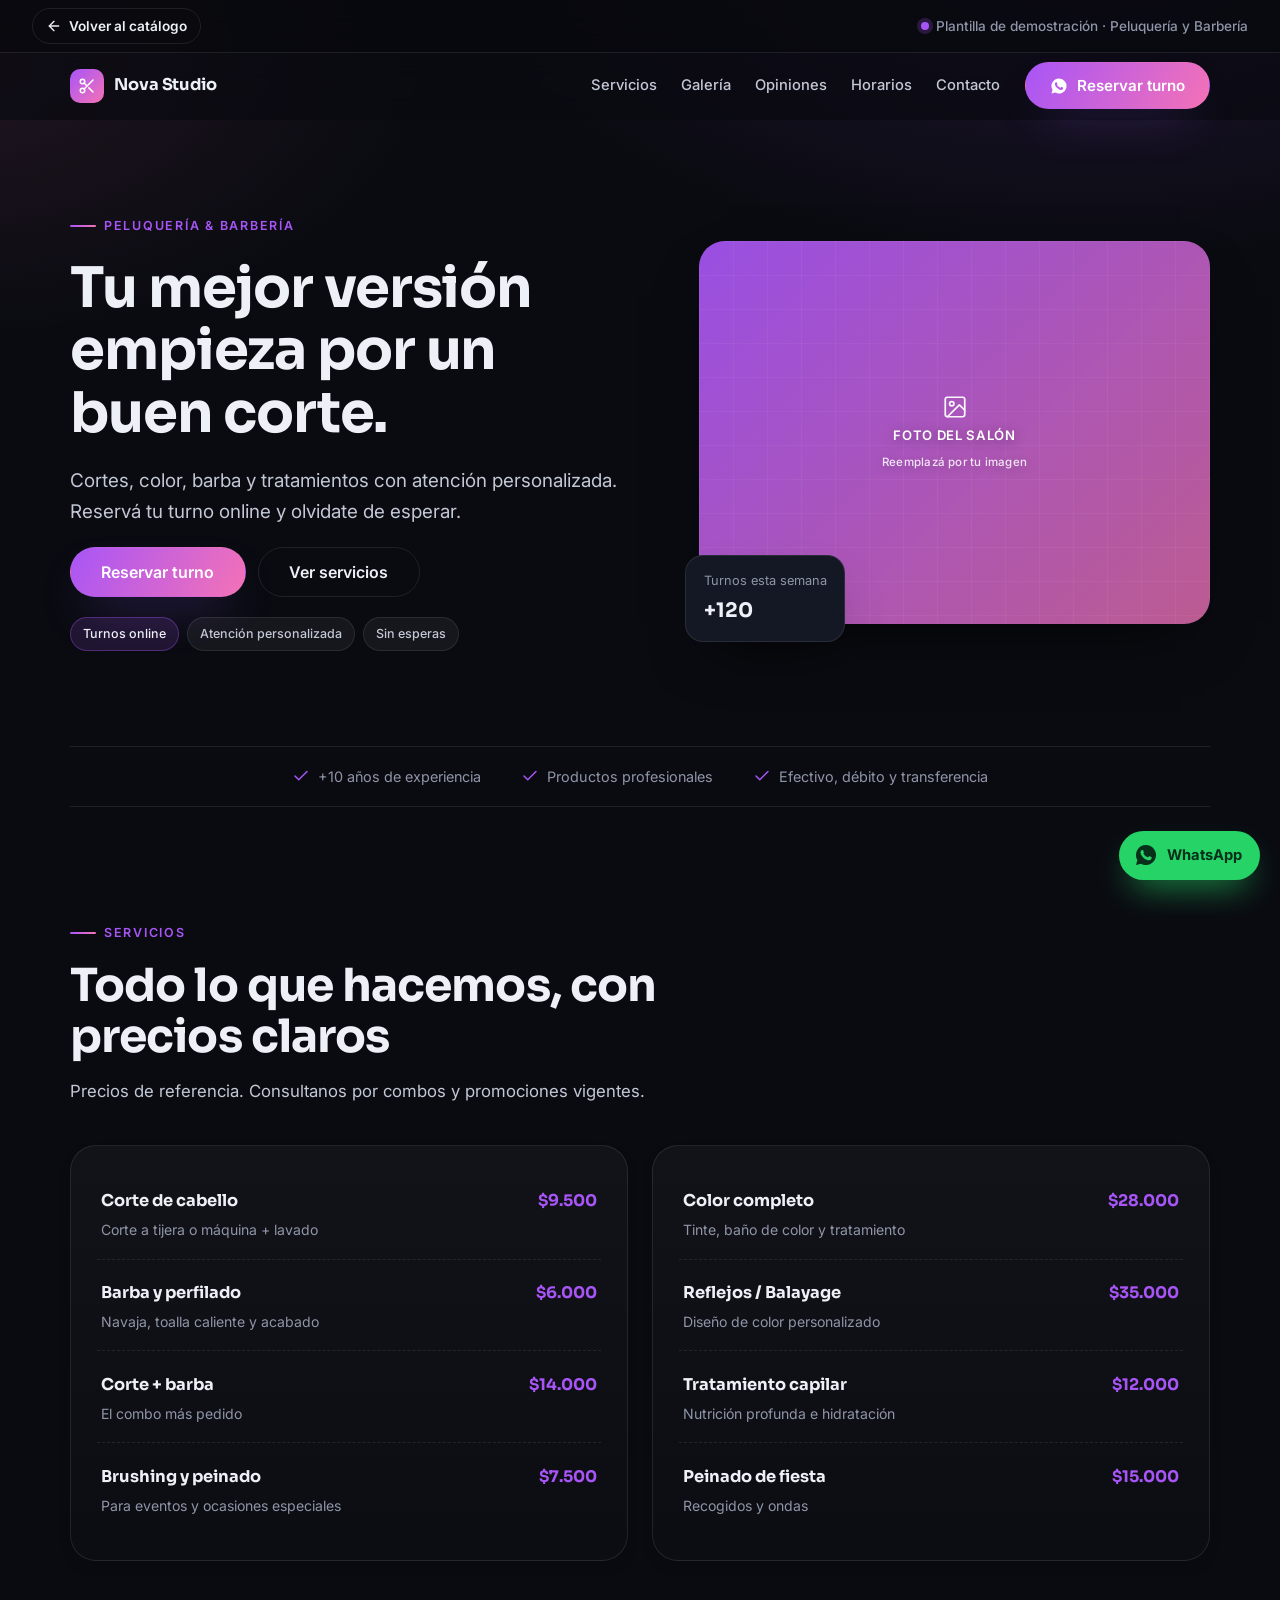
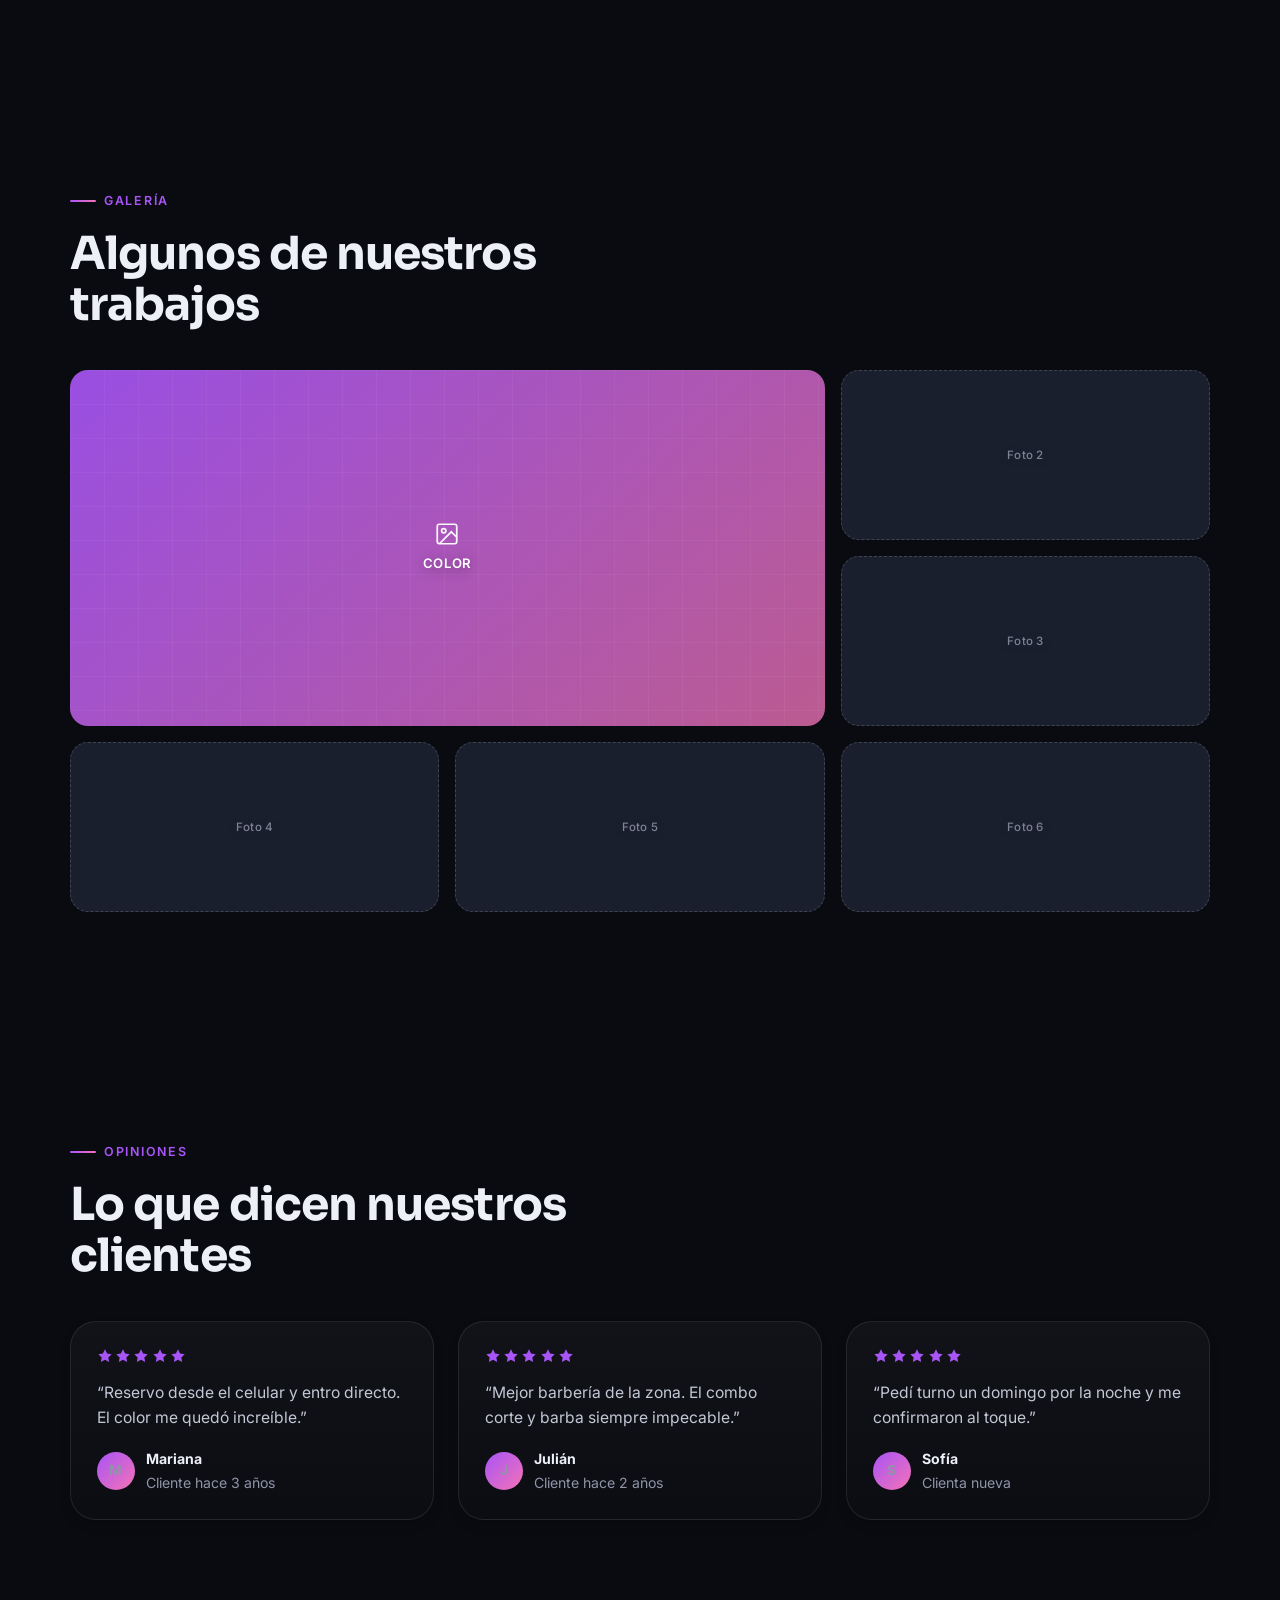
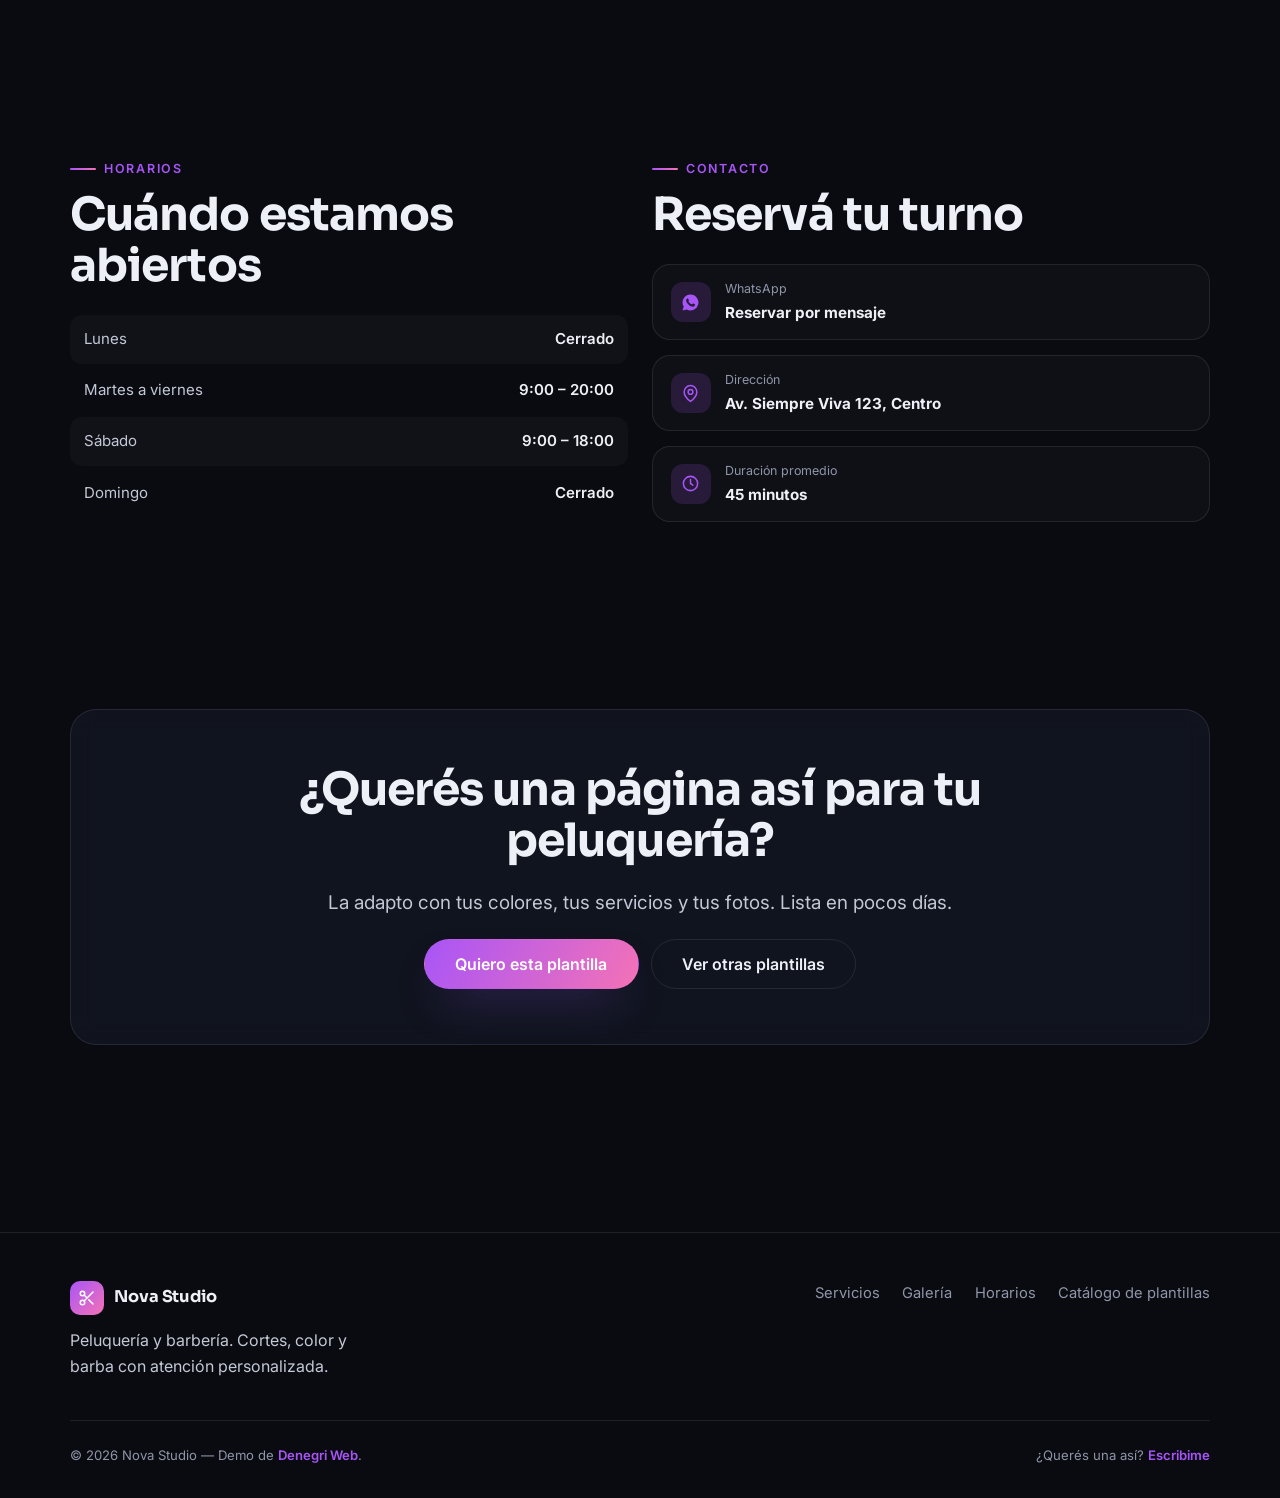
<file: demos/peluqueria/index.html>
<!DOCTYPE html>
<html lang="es">
<head>
  <meta charset="UTF-8" />
  <meta name="viewport" content="width=device-width, initial-scale=1.0" />
  <title>Nova Studio — Peluquería y Barbería | Demo</title>
  <meta name="description" content="Plantilla de demostración para peluquerías y barberías: servicios con precios, galería y turnos por WhatsApp." />
  <meta name="theme-color" content="#0a0b11" />
  <link rel="icon" type="image/svg+xml" href="assets/img/favicon.svg" />
  <link rel="apple-touch-icon" href="assets/img/favicon.svg" />

  <link rel="preconnect" href="https://fonts.googleapis.com" />
  <link rel="preconnect" href="https://fonts.gstatic.com" crossorigin />
  <link href="https://fonts.googleapis.com/css2?family=Sora:wght@500;600;700;800&family=Inter:wght@400;500;600;700&display=swap" rel="stylesheet" />

  <link rel="stylesheet" href="assets/css/main.css" />
</head>
<body data-accent="peluqueria">

  <!-- Barra de demo -->
  <div class="demo-bar">
    <a class="demo-bar__back" href="../../index.html">
      <svg viewBox="0 0 24 24" fill="none" stroke="currentColor" stroke-width="2" stroke-linecap="round" stroke-linejoin="round" aria-hidden="true"><path d="M19 12H5"/><path d="m12 19-7-7 7-7"/></svg>
      Volver al catálogo
    </a>
    <span class="demo-bar__tag"><span class="demo-bar__dot"></span><span>Plantilla de demostración · Peluquería y Barbería</span></span>
  </div>

  <!-- Header -->
  <header class="demo-header" data-header>
    <div class="container demo-header__inner">
      <a class="brand" href="#inicio">
        <span class="brand__mark" aria-hidden="true"><svg viewBox="0 0 24 24" fill="none" stroke="currentColor" stroke-width="2" stroke-linecap="round" stroke-linejoin="round"><circle cx="6" cy="6" r="3"/><circle cx="6" cy="18" r="3"/><path d="M20 4 8.1 15.9M14.5 14.5 20 20M8.1 8.1 12 12"/></svg></span>
        <span>Nova Studio</span>
      </a>

      <button class="menu-toggle" data-menu-toggle aria-expanded="false" aria-controls="demo-nav" aria-label="Abrir menú">
        <svg viewBox="0 0 24 24" fill="none" stroke="currentColor" stroke-width="2" stroke-linecap="round"><path d="M4 7h16M4 12h16M4 17h16"/></svg>
      </button>

      <nav class="demo-nav" id="demo-nav" data-menu aria-label="Navegación principal">
        <div class="demo-nav__links">
          <a href="#servicios">Servicios</a>
          <a href="#galeria">Galería</a>
          <a href="#opiniones">Opiniones</a>
          <a href="#horarios">Horarios</a>
          <a href="#contacto">Contacto</a>
        </div>
        <a class="btn btn--primary" data-config-href="whatsapp" data-wa="¡Hola! Me gustó la demo de Peluquería y quiero una página así para mi negocio.">
          <svg viewBox="0 0 24 24" fill="currentColor" aria-hidden="true"><path d="M12 2a10 10 0 0 0-8.6 15.1L2 22l5.1-1.3A10 10 0 1 0 12 2Zm5.3 14.1c-.2.6-1.3 1.2-1.8 1.2-.5.1-1 .1-1.7-.1-.4-.1-.9-.3-1.6-.6-2.7-1.2-4.5-4-4.6-4.2-.1-.2-1.1-1.5-1.1-2.8s.7-2 .9-2.2c.2-.3.5-.3.7-.3h.5c.1 0 .4-.1.6.4l.7 1.7c.1.1.1.3 0 .5l-.3.4c-.1.1-.3.3-.1.6.2.3.8 1.3 1.7 2.1 1.2 1 2.1 1.3 2.4 1.5.3.1.4.1.6-.1l.8-.9c.2-.2.3-.2.6-.1l1.6.8c.2.1.4.2.4.3.1.1.1.6-.1 1.2Z"/></svg>
          Reservar turno
        </a>
      </nav>
    </div>
  </header>

  <main>
    <!-- Hero -->
    <section class="demo-hero" id="inicio">
      <div class="container demo-hero__grid">
        <div class="demo-hero__copy reveal">
          <span class="eyebrow">Peluquería &amp; Barbería</span>
          <h1>Tu mejor versión empieza por un buen corte.</h1>
          <p class="lead">Cortes, color, barba y tratamientos con atención personalizada. Reservá tu turno online y olvidate de esperar.</p>
          <div class="hero-actions">
            <a class="btn btn--primary btn--lg" data-config-href="whatsapp" data-wa="¡Hola! Quiero reservar un turno en Nova Studio.">Reservar turno</a>
            <a class="btn btn--ghost btn--lg" href="#servicios">Ver servicios</a>
          </div>
          <div class="hero-tags">
            <span class="chip chip--accent">Turnos online</span>
            <span class="chip">Atención personalizada</span>
            <span class="chip">Sin esperas</span>
          </div>
        </div>
        <div class="hero-visual reveal" data-delay="2" aria-hidden="true">
          <div class="ph ph--4x3">
            <div class="ph__label">
              <svg viewBox="0 0 24 24" fill="none" stroke="currentColor" stroke-width="1.6" stroke-linecap="round" stroke-linejoin="round"><rect x="3" y="3" width="18" height="18" rx="2"/><circle cx="9" cy="9" r="2"/><path d="m21 15-5-5L5 21"/></svg>
              Foto del salón
              <small>Reemplazá por tu imagen</small>
            </div>
          </div>
          <div class="hero-float">
            <span>Turnos esta semana</span>
            <strong>+120</strong>
          </div>
        </div>
      </div>
    </section>

    <!-- Strip -->
    <div class="container">
      <div class="strip reveal">
        <span class="strip__item"><svg viewBox="0 0 24 24" fill="none" stroke="currentColor" stroke-width="2" stroke-linecap="round" stroke-linejoin="round"><path d="M20 6 9 17l-5-5"/></svg> +10 años de experiencia</span>
        <span class="strip__item"><svg viewBox="0 0 24 24" fill="none" stroke="currentColor" stroke-width="2" stroke-linecap="round" stroke-linejoin="round"><path d="M20 6 9 17l-5-5"/></svg> Productos profesionales</span>
        <span class="strip__item"><svg viewBox="0 0 24 24" fill="none" stroke="currentColor" stroke-width="2" stroke-linecap="round" stroke-linejoin="round"><path d="M20 6 9 17l-5-5"/></svg> Efectivo, débito y transferencia</span>
      </div>
    </div>

    <!-- Servicios -->
    <section class="section" id="servicios">
      <div class="container">
        <div class="section-head reveal">
          <span class="eyebrow">Servicios</span>
          <h2>Todo lo que hacemos, con precios claros</h2>
          <p>Precios de referencia. Consultanos por combos y promociones vigentes.</p>
        </div>

        <div class="grid grid--2" style="margin-top: 2.5rem">
          <div class="card reveal" style="padding: 1.6rem">
            <div class="service-list">
              <div class="service-row">
                <div class="service-row__info"><strong>Corte de cabello</strong><span>Corte a tijera o máquina + lavado</span></div>
                <span class="service-row__price">$9.500</span>
              </div>
              <div class="service-row">
                <div class="service-row__info"><strong>Barba y perfilado</strong><span>Navaja, toalla caliente y acabado</span></div>
                <span class="service-row__price">$6.000</span>
              </div>
              <div class="service-row">
                <div class="service-row__info"><strong>Corte + barba</strong><span>El combo más pedido</span></div>
                <span class="service-row__price">$14.000</span>
              </div>
              <div class="service-row">
                <div class="service-row__info"><strong>Brushing y peinado</strong><span>Para eventos y ocasiones especiales</span></div>
                <span class="service-row__price">$7.500</span>
              </div>
            </div>
          </div>

          <div class="card reveal" data-delay="1" style="padding: 1.6rem">
            <div class="service-list">
              <div class="service-row">
                <div class="service-row__info"><strong>Color completo</strong><span>Tinte, baño de color y tratamiento</span></div>
                <span class="service-row__price">$28.000</span>
              </div>
              <div class="service-row">
                <div class="service-row__info"><strong>Reflejos / Balayage</strong><span>Diseño de color personalizado</span></div>
                <span class="service-row__price">$35.000</span>
              </div>
              <div class="service-row">
                <div class="service-row__info"><strong>Tratamiento capilar</strong><span>Nutrición profunda e hidratación</span></div>
                <span class="service-row__price">$12.000</span>
              </div>
              <div class="service-row">
                <div class="service-row__info"><strong>Peinado de fiesta</strong><span>Recogidos y ondas</span></div>
                <span class="service-row__price">$15.000</span>
              </div>
            </div>
          </div>
        </div>
      </div>
    </section>

    <!-- Galería -->
    <section class="section" id="galeria">
      <div class="container">
        <div class="section-head reveal">
          <span class="eyebrow">Galería</span>
          <h2>Algunos de nuestros trabajos</h2>
        </div>
        <div class="gallery reveal" style="margin-top: 2.5rem">
          <div class="ph"><div class="ph__label"><svg viewBox="0 0 24 24" fill="none" stroke="currentColor" stroke-width="1.6"><rect x="3" y="3" width="18" height="18" rx="2"/><circle cx="9" cy="9" r="2"/><path d="m21 15-5-5L5 21"/></svg>Color</div></div>
          <div class="ph ph--soft"><div class="ph__label"><small>Foto 2</small></div></div>
          <div class="ph ph--soft"><div class="ph__label"><small>Foto 3</small></div></div>
          <div class="ph ph--soft"><div class="ph__label"><small>Foto 4</small></div></div>
          <div class="ph ph--soft"><div class="ph__label"><small>Foto 5</small></div></div>
          <div class="ph ph--soft"><div class="ph__label"><small>Foto 6</small></div></div>
        </div>
      </div>
    </section>

    <!-- Opiniones -->
    <section class="section" id="opiniones">
      <div class="container">
        <div class="section-head reveal">
          <span class="eyebrow">Opiniones</span>
          <h2>Lo que dicen nuestros clientes</h2>
        </div>
        <div class="grid grid--3" style="margin-top: 2.5rem">
          <div class="card quote-card reveal">
            <div class="quote-card__stars" aria-label="5 estrellas">
              <svg viewBox="0 0 24 24" fill="currentColor"><path d="m12 2 3.1 6.3 6.9 1-5 4.9 1.2 6.8L12 17.8 5.8 21l1.2-6.8-5-4.9 6.9-1z"/></svg>
              <svg viewBox="0 0 24 24" fill="currentColor"><path d="m12 2 3.1 6.3 6.9 1-5 4.9 1.2 6.8L12 17.8 5.8 21l1.2-6.8-5-4.9 6.9-1z"/></svg>
              <svg viewBox="0 0 24 24" fill="currentColor"><path d="m12 2 3.1 6.3 6.9 1-5 4.9 1.2 6.8L12 17.8 5.8 21l1.2-6.8-5-4.9 6.9-1z"/></svg>
              <svg viewBox="0 0 24 24" fill="currentColor"><path d="m12 2 3.1 6.3 6.9 1-5 4.9 1.2 6.8L12 17.8 5.8 21l1.2-6.8-5-4.9 6.9-1z"/></svg>
              <svg viewBox="0 0 24 24" fill="currentColor"><path d="m12 2 3.1 6.3 6.9 1-5 4.9 1.2 6.8L12 17.8 5.8 21l1.2-6.8-5-4.9 6.9-1z"/></svg>
            </div>
            <blockquote>“Reservo desde el celular y entro directo. El color me quedó increíble.”</blockquote>
            <div class="quote-card__author"><span class="quote-card__avatar">M</span><div><strong>Mariana</strong><br /><span>Cliente hace 3 años</span></div></div>
          </div>
          <div class="card quote-card reveal" data-delay="1">
            <div class="quote-card__stars" aria-label="5 estrellas">
              <svg viewBox="0 0 24 24" fill="currentColor"><path d="m12 2 3.1 6.3 6.9 1-5 4.9 1.2 6.8L12 17.8 5.8 21l1.2-6.8-5-4.9 6.9-1z"/></svg>
              <svg viewBox="0 0 24 24" fill="currentColor"><path d="m12 2 3.1 6.3 6.9 1-5 4.9 1.2 6.8L12 17.8 5.8 21l1.2-6.8-5-4.9 6.9-1z"/></svg>
              <svg viewBox="0 0 24 24" fill="currentColor"><path d="m12 2 3.1 6.3 6.9 1-5 4.9 1.2 6.8L12 17.8 5.8 21l1.2-6.8-5-4.9 6.9-1z"/></svg>
              <svg viewBox="0 0 24 24" fill="currentColor"><path d="m12 2 3.1 6.3 6.9 1-5 4.9 1.2 6.8L12 17.8 5.8 21l1.2-6.8-5-4.9 6.9-1z"/></svg>
              <svg viewBox="0 0 24 24" fill="currentColor"><path d="m12 2 3.1 6.3 6.9 1-5 4.9 1.2 6.8L12 17.8 5.8 21l1.2-6.8-5-4.9 6.9-1z"/></svg>
            </div>
            <blockquote>“Mejor barbería de la zona. El combo corte y barba siempre impecable.”</blockquote>
            <div class="quote-card__author"><span class="quote-card__avatar">J</span><div><strong>Julián</strong><br /><span>Cliente hace 2 años</span></div></div>
          </div>
          <div class="card quote-card reveal" data-delay="2">
            <div class="quote-card__stars" aria-label="5 estrellas">
              <svg viewBox="0 0 24 24" fill="currentColor"><path d="m12 2 3.1 6.3 6.9 1-5 4.9 1.2 6.8L12 17.8 5.8 21l1.2-6.8-5-4.9 6.9-1z"/></svg>
              <svg viewBox="0 0 24 24" fill="currentColor"><path d="m12 2 3.1 6.3 6.9 1-5 4.9 1.2 6.8L12 17.8 5.8 21l1.2-6.8-5-4.9 6.9-1z"/></svg>
              <svg viewBox="0 0 24 24" fill="currentColor"><path d="m12 2 3.1 6.3 6.9 1-5 4.9 1.2 6.8L12 17.8 5.8 21l1.2-6.8-5-4.9 6.9-1z"/></svg>
              <svg viewBox="0 0 24 24" fill="currentColor"><path d="m12 2 3.1 6.3 6.9 1-5 4.9 1.2 6.8L12 17.8 5.8 21l1.2-6.8-5-4.9 6.9-1z"/></svg>
              <svg viewBox="0 0 24 24" fill="currentColor"><path d="m12 2 3.1 6.3 6.9 1-5 4.9 1.2 6.8L12 17.8 5.8 21l1.2-6.8-5-4.9 6.9-1z"/></svg>
            </div>
            <blockquote>“Pedí turno un domingo por la noche y me confirmaron al toque.”</blockquote>
            <div class="quote-card__author"><span class="quote-card__avatar">S</span><div><strong>Sofía</strong><br /><span>Clienta nueva</span></div></div>
          </div>
        </div>
      </div>
    </section>

    <!-- Horarios + Contacto -->
    <section class="section" id="horarios">
      <div class="container grid grid--2">
        <div class="reveal">
          <span class="eyebrow">Horarios</span>
          <h2 style="margin: 0.6rem 0 1.5rem">Cuándo estamos abiertos</h2>
          <div class="hours">
            <div class="hours__row"><span>Lunes</span><span>Cerrado</span></div>
            <div class="hours__row"><span>Martes a viernes</span><span>9:00 – 20:00</span></div>
            <div class="hours__row"><span>Sábado</span><span>9:00 – 18:00</span></div>
            <div class="hours__row"><span>Domingo</span><span>Cerrado</span></div>
          </div>
        </div>

        <div id="contacto" class="reveal" data-delay="1">
          <span class="eyebrow">Contacto</span>
          <h2 style="margin: 0.6rem 0 1.5rem">Reservá tu turno</h2>
          <div class="contact-list">
            <a data-config-href="whatsapp" data-wa="¡Hola! Quiero reservar un turno en Nova Studio.">
              <span class="contact-list__icon" aria-hidden="true"><svg viewBox="0 0 24 24" fill="currentColor"><path d="M12 2a10 10 0 0 0-8.6 15.1L2 22l5.1-1.3A10 10 0 1 0 12 2Zm5.3 14.1c-.2.6-1.3 1.2-1.8 1.2-.5.1-1 .1-1.7-.1-.4-.1-.9-.3-1.6-.6-2.7-1.2-4.5-4-4.6-4.2-.1-.2-1.1-1.5-1.1-2.8s.7-2 .9-2.2c.2-.3.5-.3.7-.3h.5c.1 0 .4-.1.6.4l.7 1.7c.1.1.1.3 0 .5l-.3.4c-.1.1-.3.3-.1.6.2.3.8 1.3 1.7 2.1 1.2 1 2.1 1.3 2.4 1.5.3.1.4.1.6-.1l.8-.9c.2-.2.3-.2.6-.1l1.6.8c.2.1.4.2.4.3.1.1.1.6-.1 1.2Z"/></svg></span>
              <span class="contact-list__text"><small>WhatsApp</small><strong>Reservar por mensaje</strong></span>
            </a>
            <div class="contact-row">
              <span class="contact-list__icon" aria-hidden="true"><svg viewBox="0 0 24 24" fill="none" stroke="currentColor" stroke-width="1.9" stroke-linecap="round" stroke-linejoin="round"><path d="M20 10c0 6-8 12-8 12s-8-6-8-12a8 8 0 0 1 16 0Z"/><circle cx="12" cy="10" r="3"/></svg></span>
              <span class="contact-list__text"><small>Dirección</small><strong>Av. Siempre Viva 123, Centro</strong></span>
            </div>
            <div class="contact-row">
              <span class="contact-list__icon" aria-hidden="true"><svg viewBox="0 0 24 24" fill="none" stroke="currentColor" stroke-width="1.9" stroke-linecap="round" stroke-linejoin="round"><circle cx="12" cy="12" r="9"/><path d="M12 7v5l3 2"/></svg></span>
              <span class="contact-list__text"><small>Duración promedio</small><strong>45 minutos</strong></span>
            </div>
          </div>
        </div>
      </div>
    </section>

    <!-- CTA -->
    <section class="section--tight">
      <div class="container">
        <div class="panel cta-band reveal">
          <h2>¿Querés una página así para tu peluquería?</h2>
          <p class="lead">La adapto con tus colores, tus servicios y tus fotos. Lista en pocos días.</p>
          <div class="hero-actions">
            <a class="btn btn--primary btn--lg" data-config-href="whatsapp" data-wa="¡Hola! Quiero una página como la demo de Peluquería para mi negocio.">Quiero esta plantilla</a>
            <a class="btn btn--ghost btn--lg" href="../../index.html">Ver otras plantillas</a>
          </div>
        </div>
      </div>
    </section>
  </main>

  <footer class="site-footer">
    <div class="container">
      <div class="footer-grid">
        <div class="footer-brand">
          <a class="brand" href="#inicio">
            <span class="brand__mark" aria-hidden="true"><svg viewBox="0 0 24 24" fill="none" stroke="currentColor" stroke-width="2" stroke-linecap="round" stroke-linejoin="round"><circle cx="6" cy="6" r="3"/><circle cx="6" cy="18" r="3"/><path d="M20 4 8.1 15.9M14.5 14.5 20 20M8.1 8.1 12 12"/></svg></span>
            <span>Nova Studio</span>
          </a>
          <p>Peluquería y barbería. Cortes, color y barba con atención personalizada.</p>
        </div>
        <nav class="footer-links" aria-label="Enlaces del pie">
          <a href="#servicios">Servicios</a>
          <a href="#galeria">Galería</a>
          <a href="#horarios">Horarios</a>
          <a href="../../index.html">Catálogo de plantillas</a>
        </nav>
      </div>
      <div class="footer-bottom">
        <span>© <span data-year>2026</span> Nova Studio — Demo de <a href="../../index.html" style="color: var(--accent); font-weight: 600">Denegri Web</a>.</span>
        <span>¿Querés una así? <a data-config-href="whatsapp" data-wa="¡Hola! Vi la demo de Peluquería." style="color: var(--accent); font-weight: 600">Escribime</a></span>
      </div>
    </div>
  </footer>

  <a class="wa-float" data-config-href="whatsapp" data-wa="¡Hola! Me gustó la demo de Peluquería y quiero una página así." aria-label="Escribinos por WhatsApp">
    <svg viewBox="0 0 24 24" fill="currentColor" aria-hidden="true"><path d="M12 2a10 10 0 0 0-8.6 15.1L2 22l5.1-1.3A10 10 0 1 0 12 2Zm5.3 14.1c-.2.6-1.3 1.2-1.8 1.2-.5.1-1 .1-1.7-.1-.4-.1-.9-.3-1.6-.6-2.7-1.2-4.5-4-4.6-4.2-.1-.2-1.1-1.5-1.1-2.8s.7-2 .9-2.2c.2-.3.5-.3.7-.3h.5c.1 0 .4-.1.6.4l.7 1.7c.1.1.1.3 0 .5l-.3.4c-.1.1-.3.3-.1.6.2.3.8 1.3 1.7 2.1 1.2 1 2.1 1.3 2.4 1.5.3.1.4.1.6-.1l.8-.9c.2-.2.3-.2.6-.1l1.6.8c.2.1.4.2.4.3.1.1.1.6-.1 1.2Z"/></svg>
    <span>WhatsApp</span>
  </a>
  <script src="assets/js/main.js"></script>
</body>
</html>
</file>
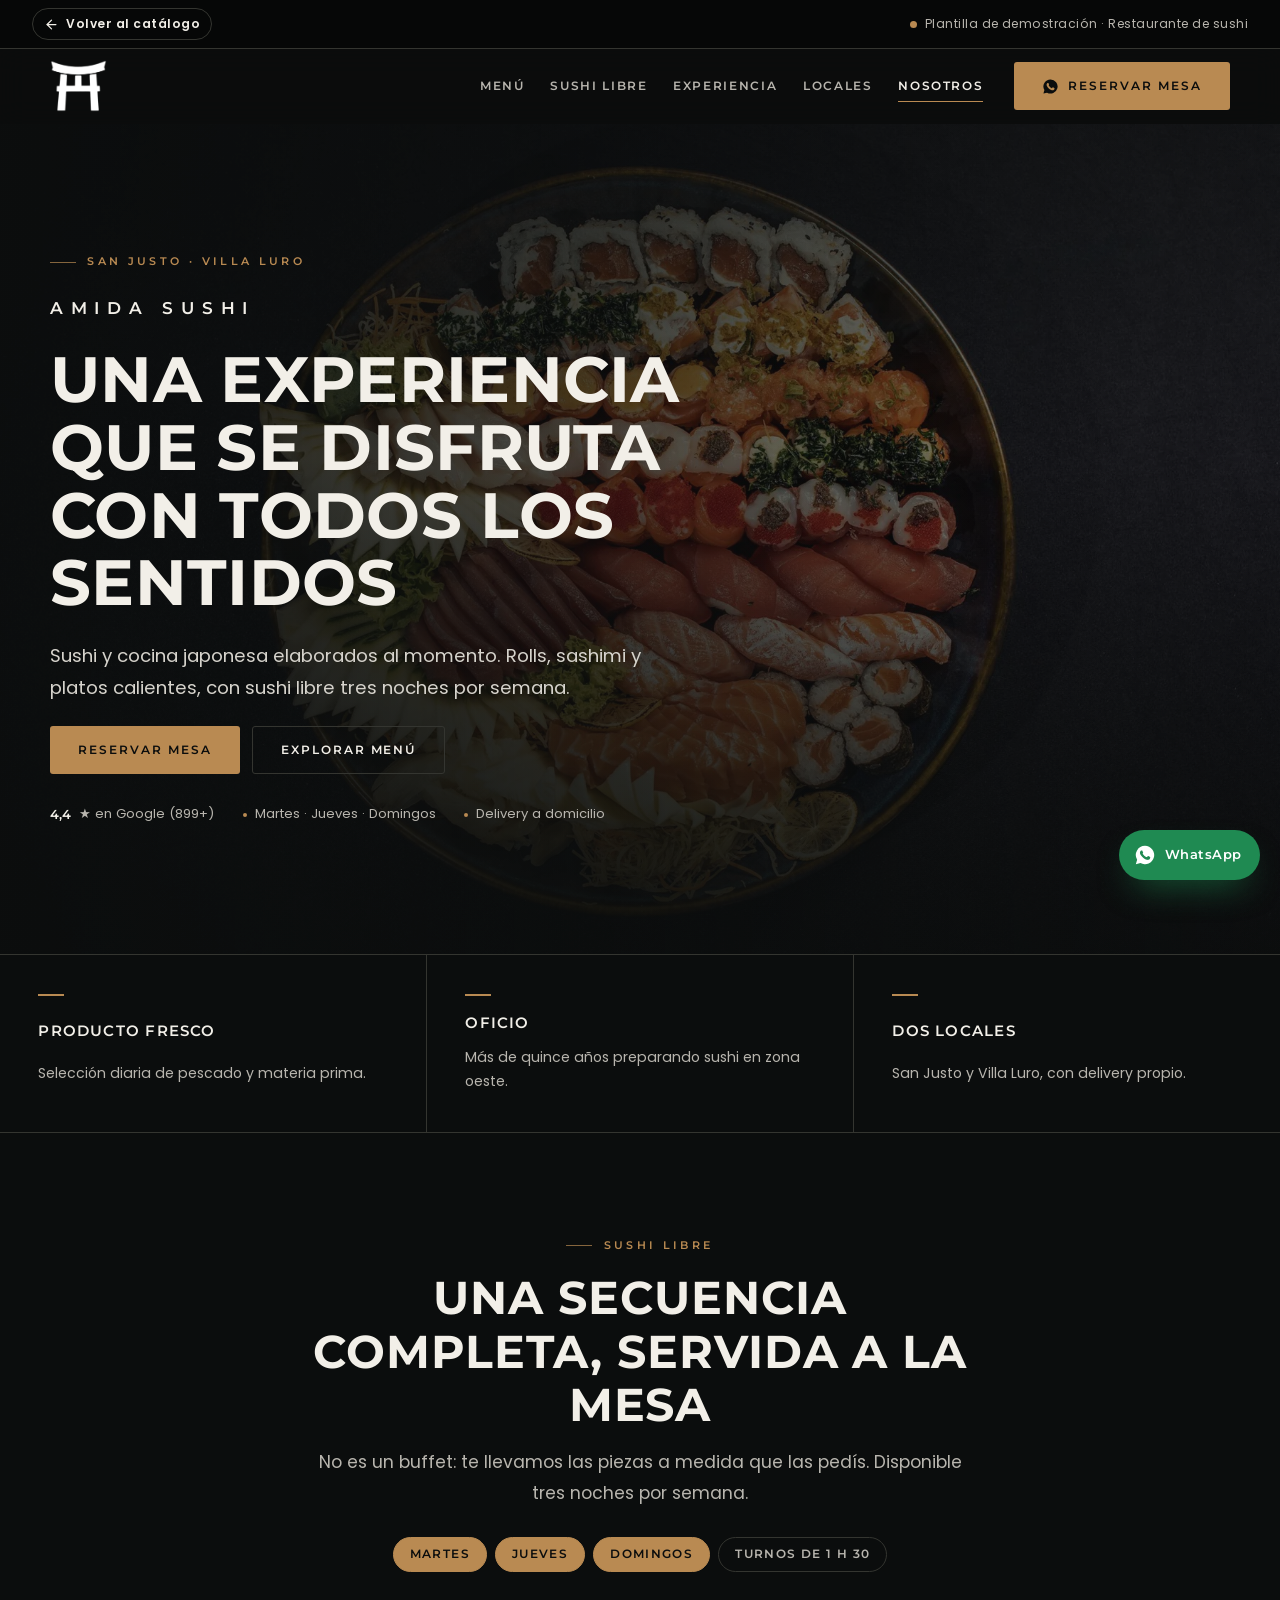
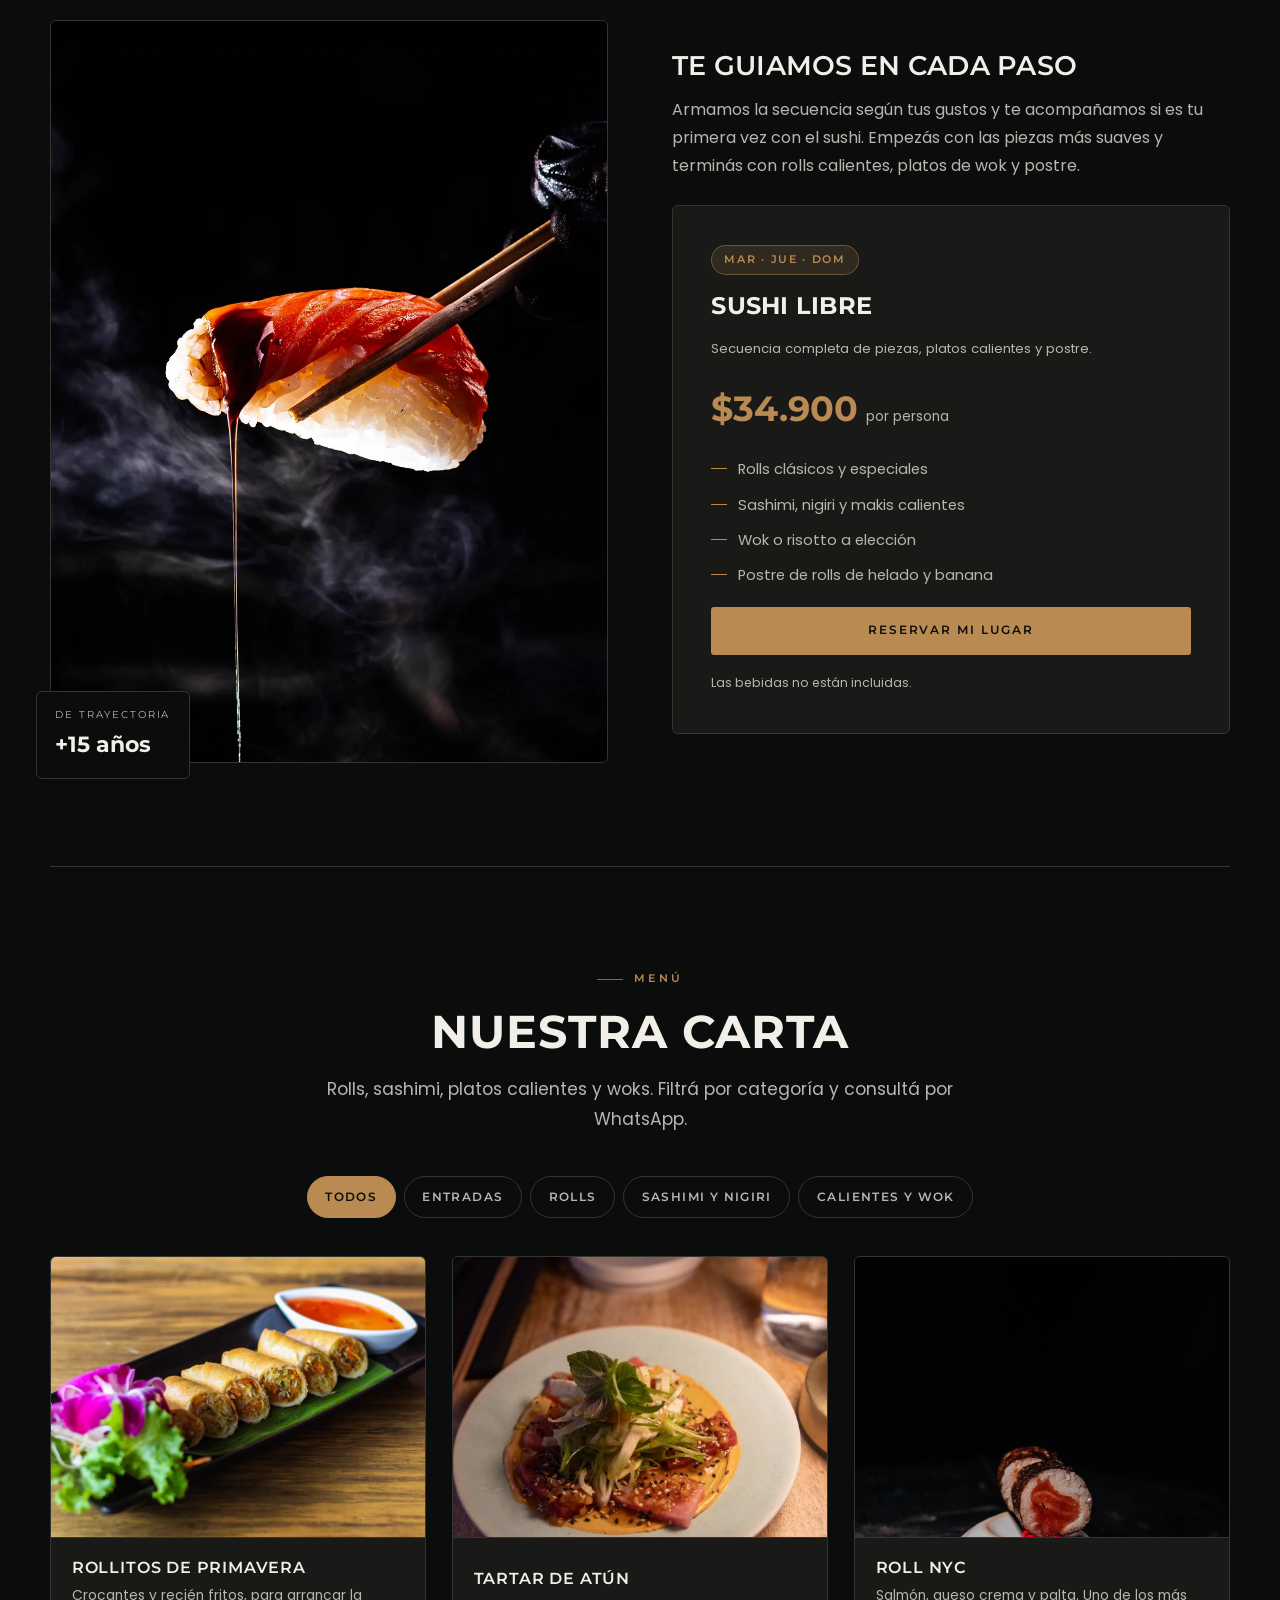
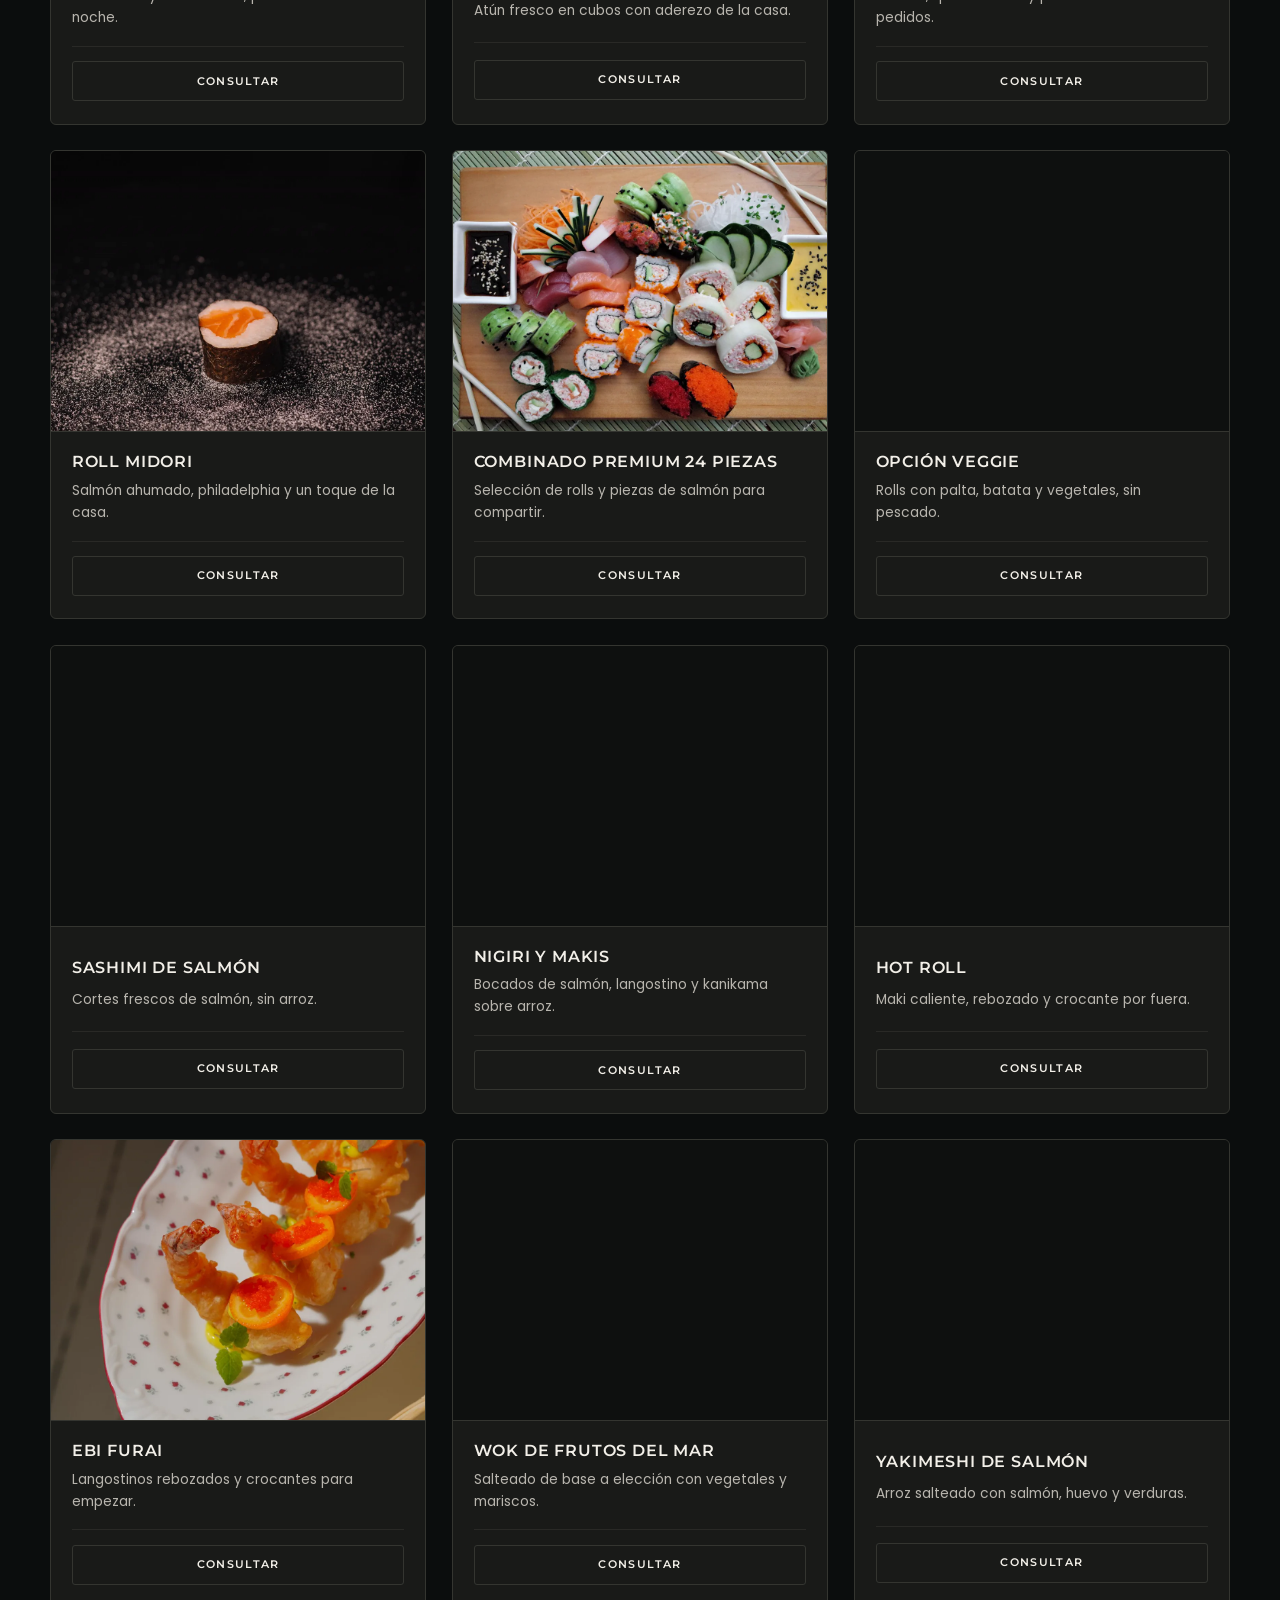
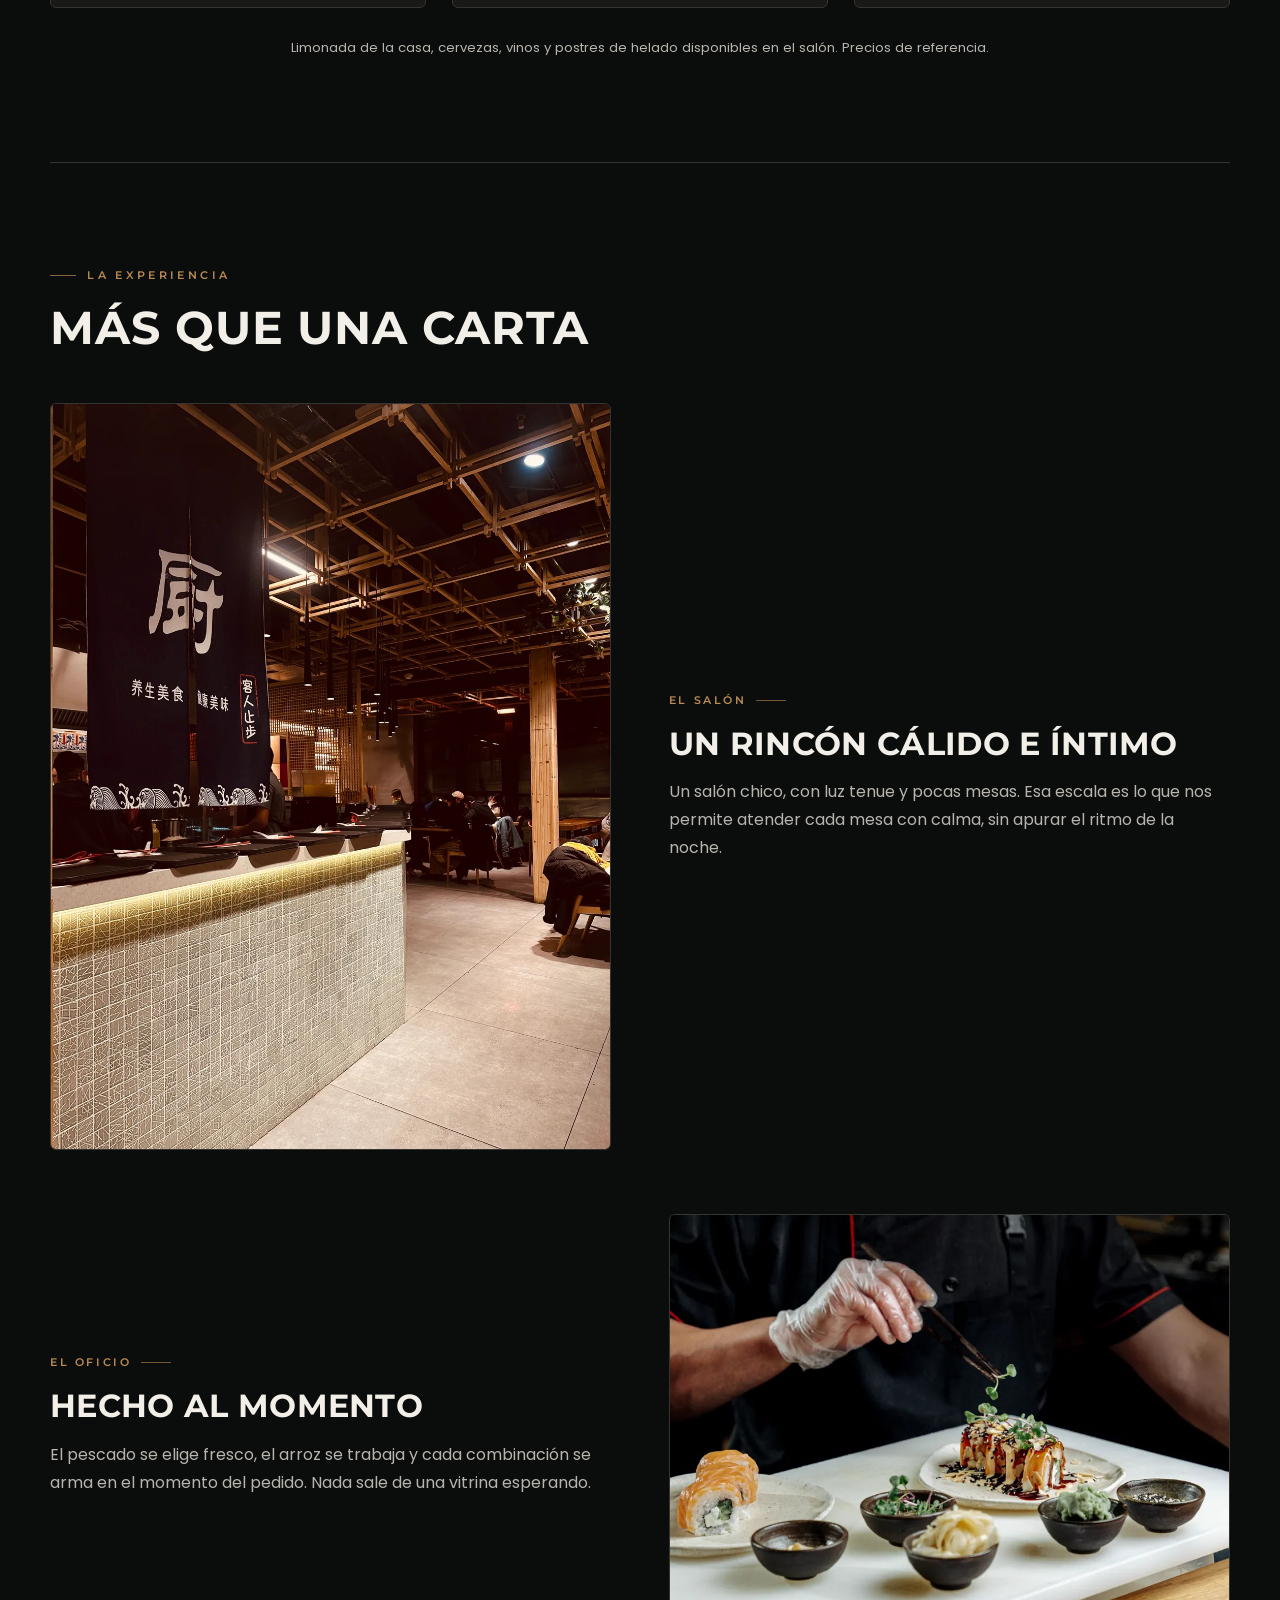
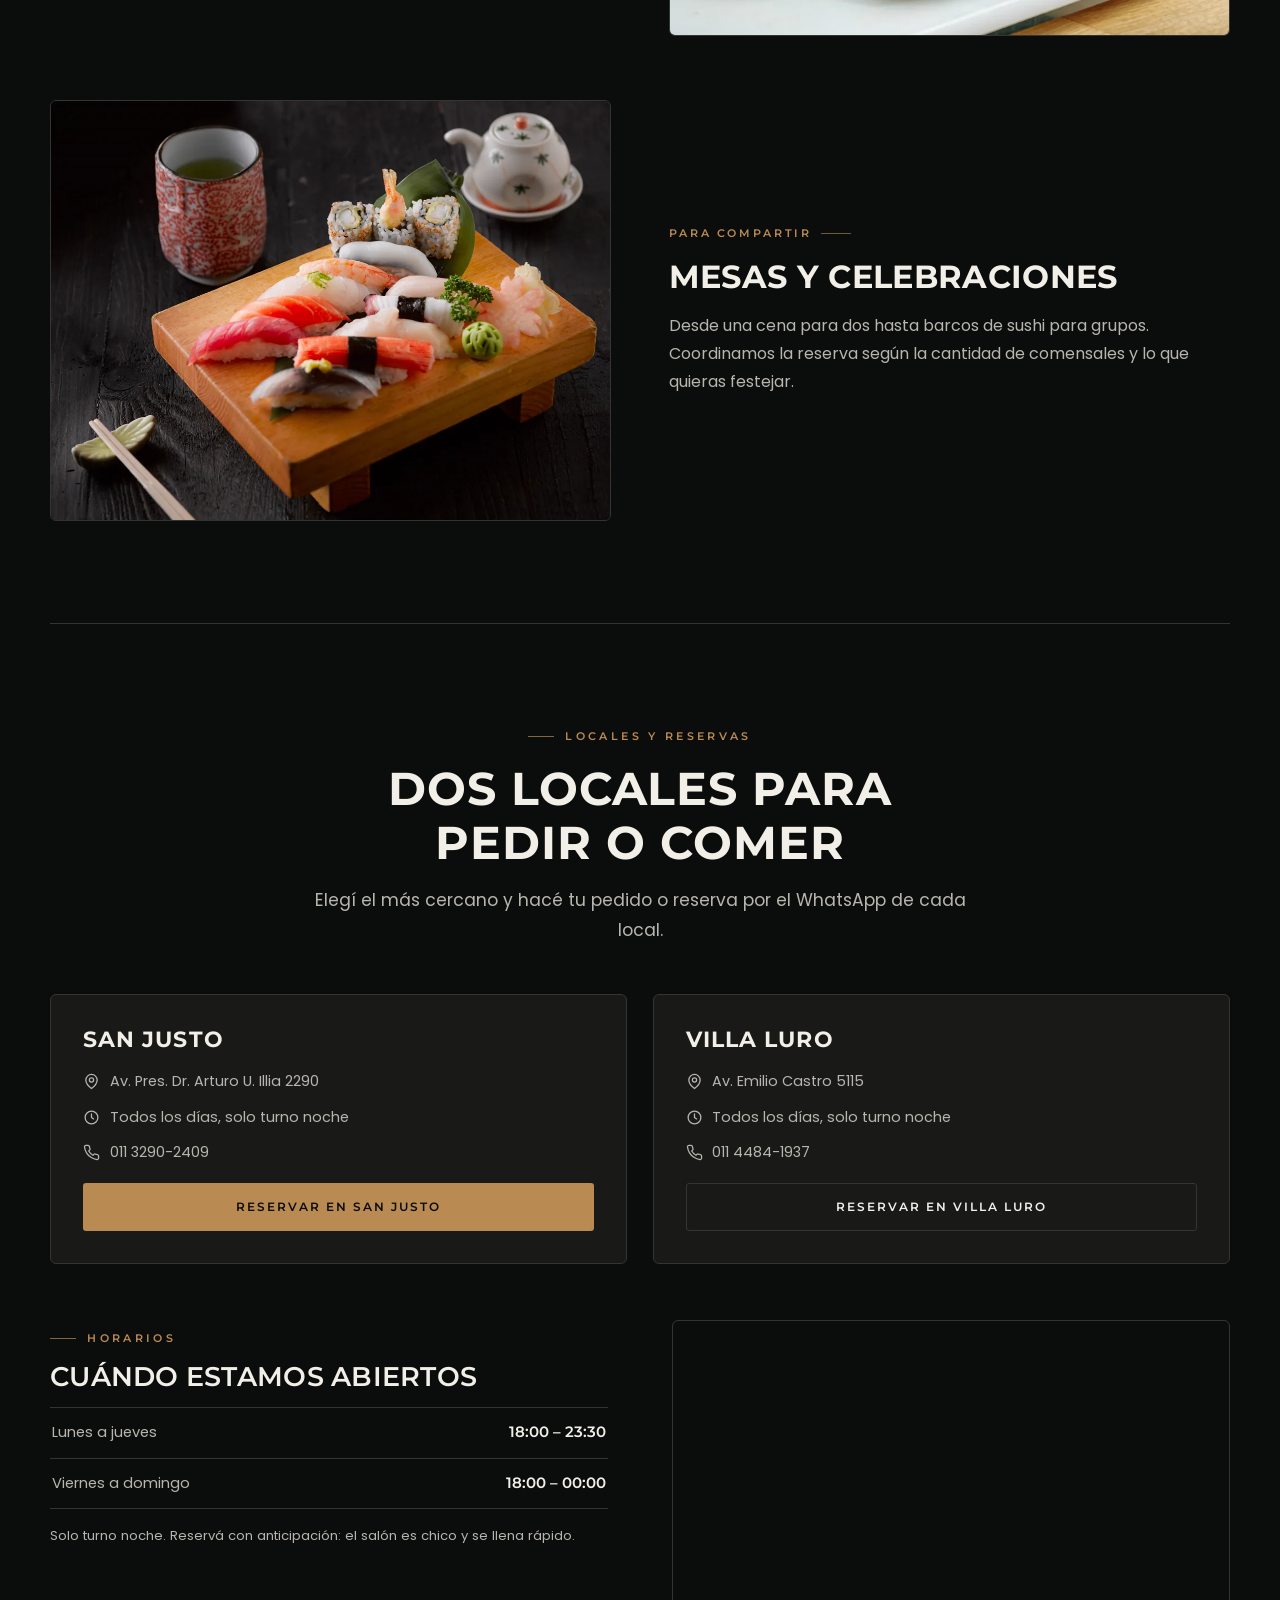
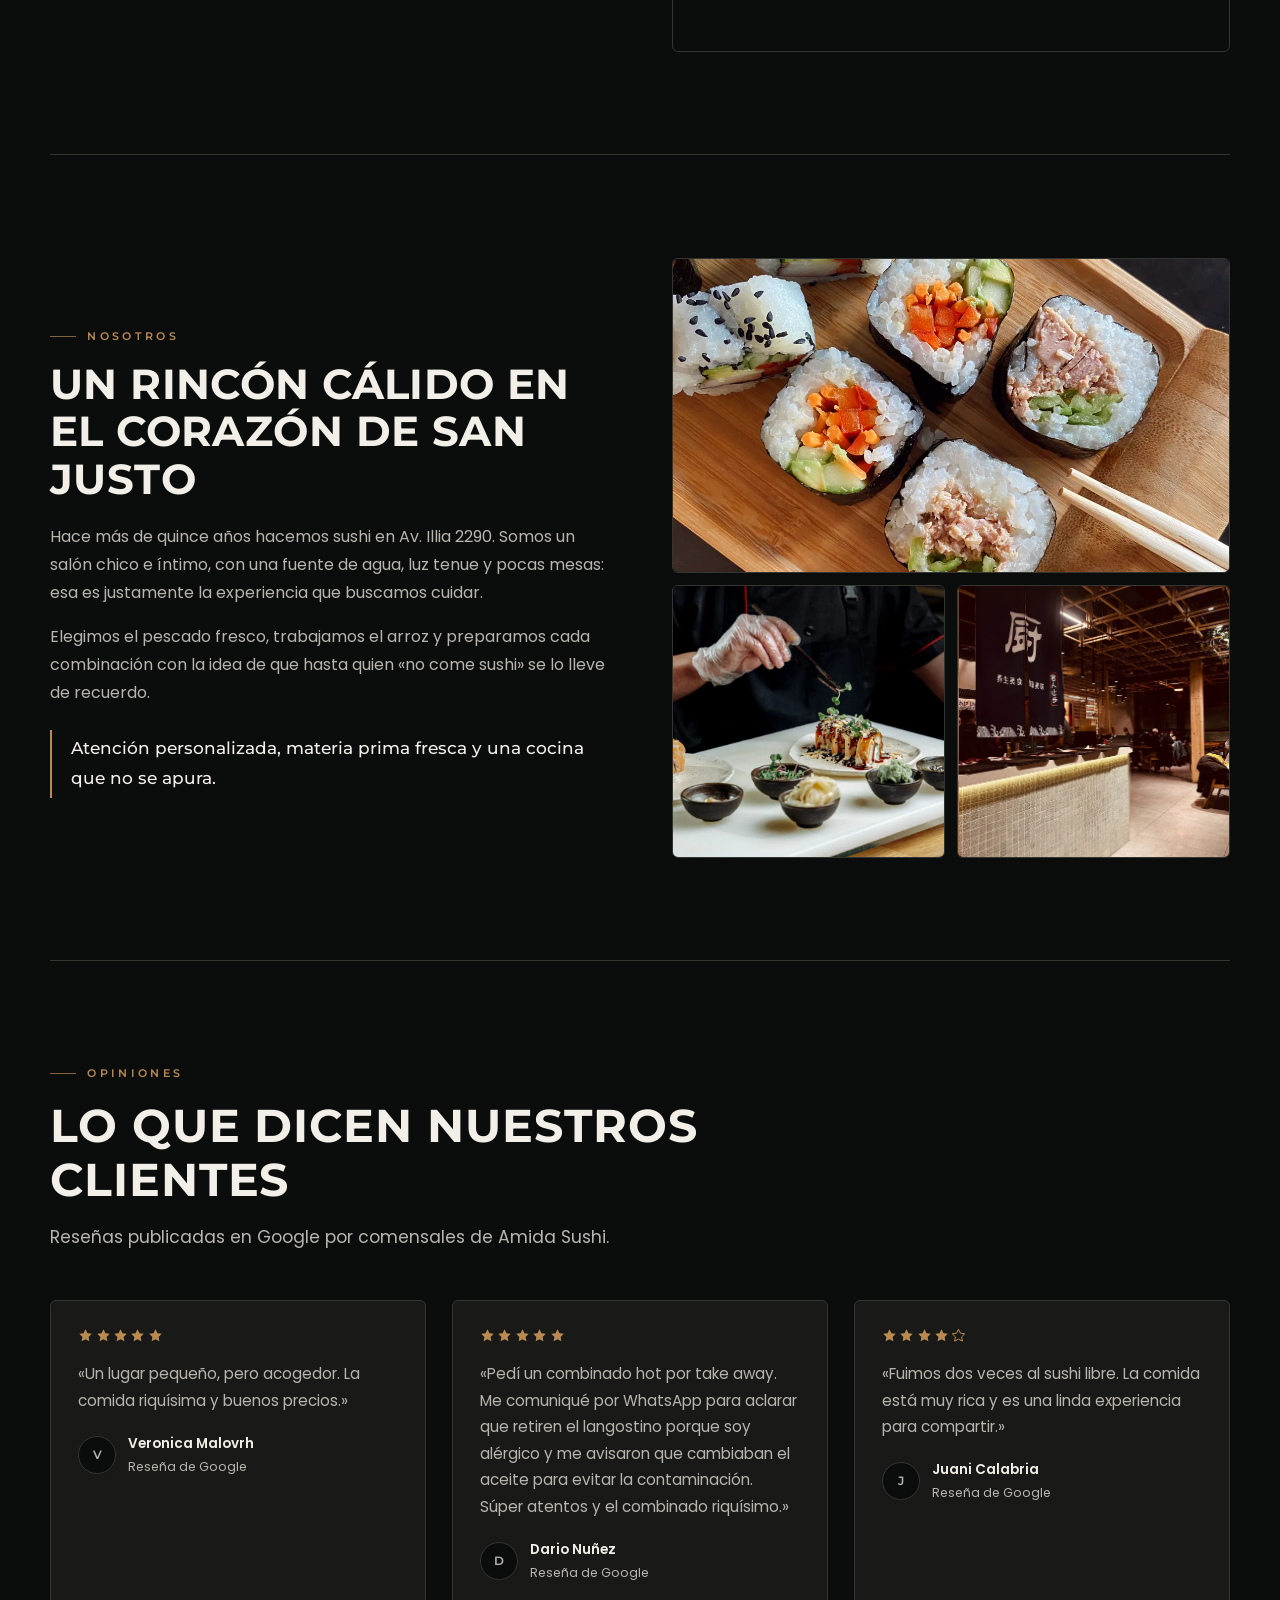
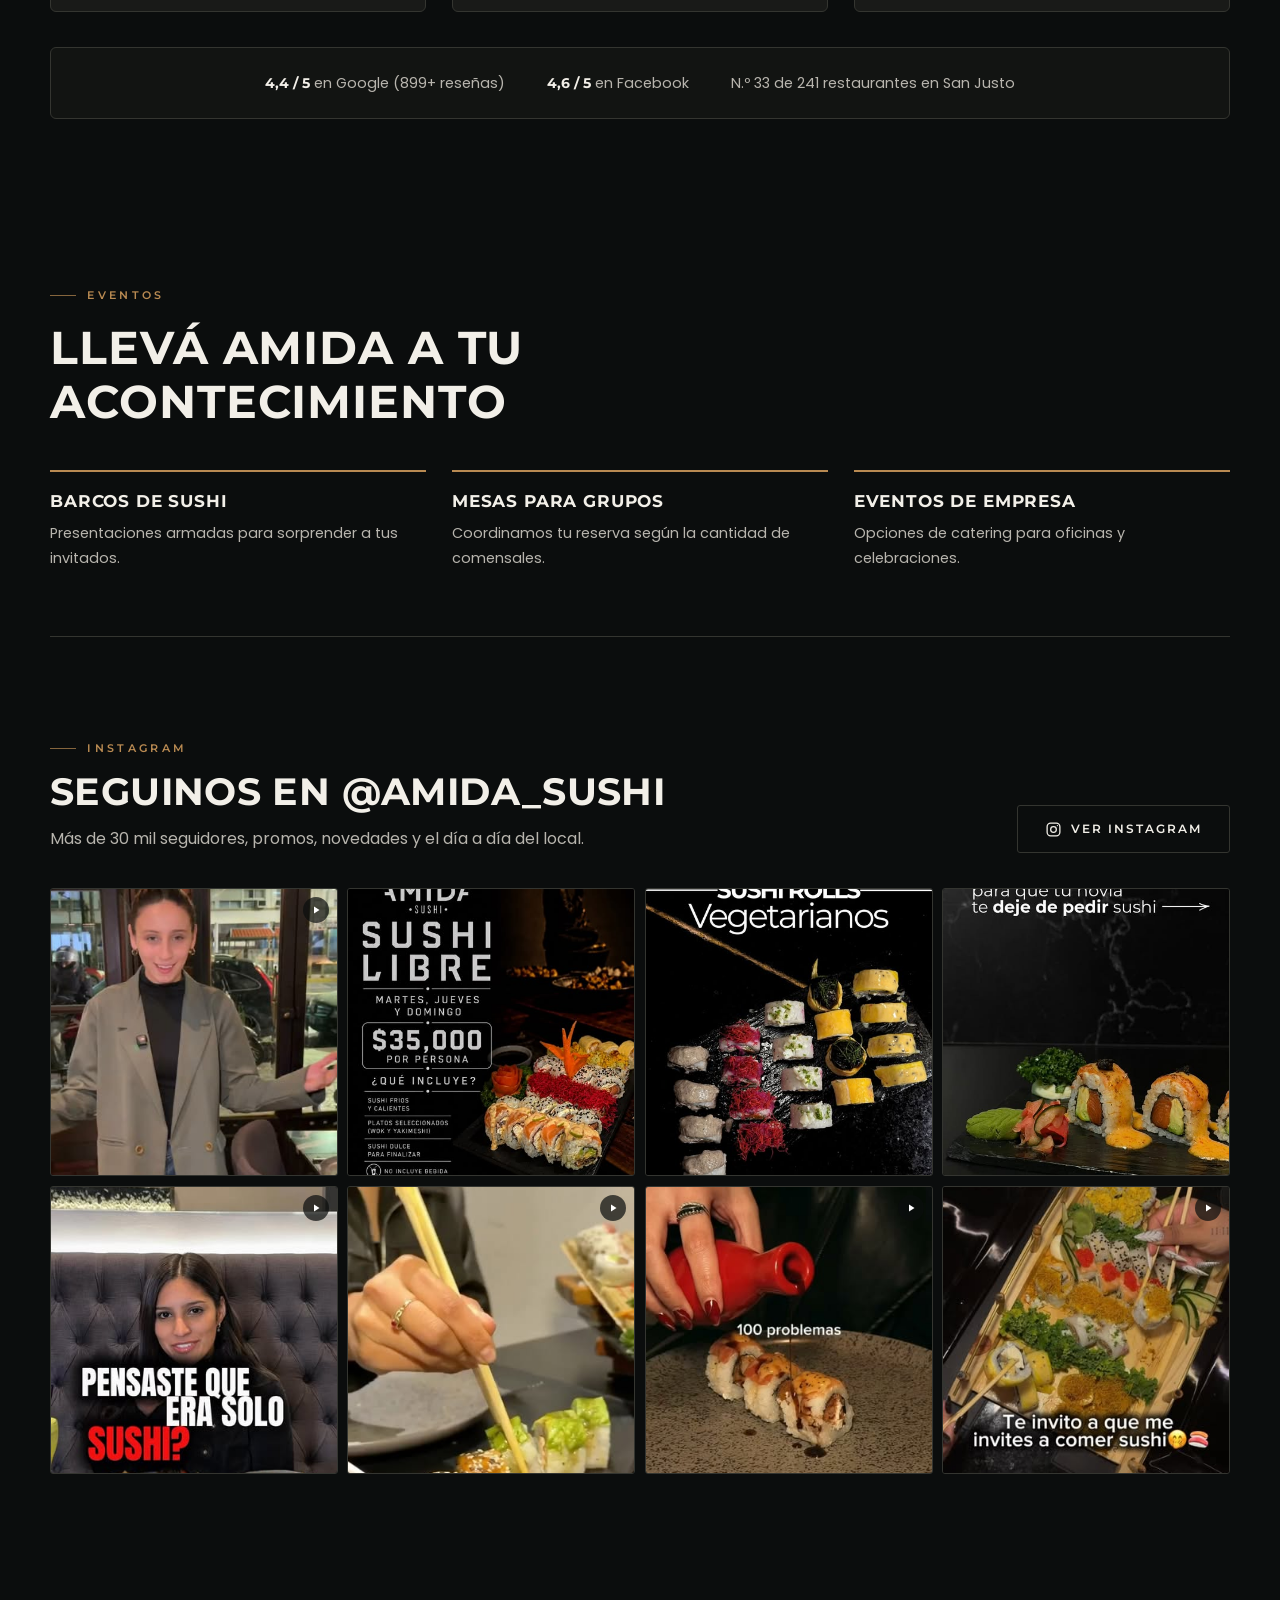
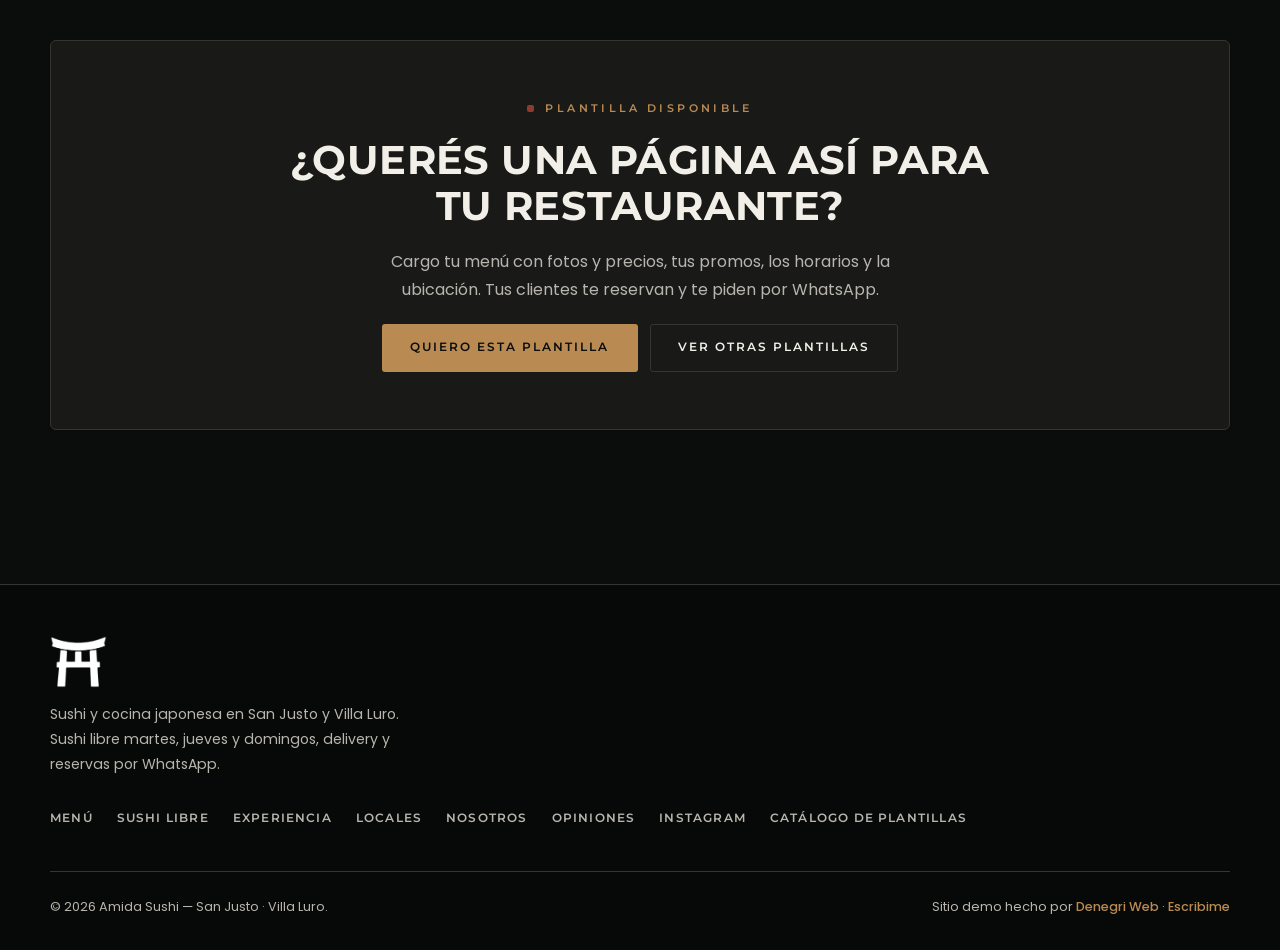
<file: demos/restaurante/index.html>
<!DOCTYPE html>
<html lang="es">
<head>
  <meta charset="UTF-8" />
  <meta name="viewport" content="width=device-width, initial-scale=1.0" />
  <title>Amida Sushi — Sushi y cocina japonesa en San Justo y Villa Luro</title>
  <meta name="description" content="Sushi y cocina japonesa elaborados al momento en San Justo y Villa Luro. Sushi libre martes, jueves y domingos, carta con fotos, reservas y pedidos por WhatsApp." />
  <meta name="theme-color" content="#0B0D0D" />
  <link rel="icon" type="image/png" href="assets/img/favicon.png" />
  <link rel="apple-touch-icon" href="assets/img/favicon.png" />

  <!-- Metadatos sociales -->
  <meta property="og:type" content="restaurant" />
  <meta property="og:site_name" content="Amida Sushi" />
  <meta property="og:title" content="Amida Sushi — Sushi y cocina japonesa" />
  <meta property="og:description" content="Sushi libre martes, jueves y domingos. Carta con fotos, dos locales en zona oeste y delivery. Reservá por WhatsApp." />
  <meta property="og:image" content="assets/img/amida/hero.webp" />
  <meta property="og:locale" content="es_AR" />
  <meta name="twitter:card" content="summary_large_image" />

  <link rel="preconnect" href="https://fonts.googleapis.com" />
  <link rel="preconnect" href="https://fonts.gstatic.com" crossorigin />
  <link href="https://fonts.googleapis.com/css2?family=Montserrat:wght@500;600;700&family=Poppins:wght@400;500;600&display=swap" rel="stylesheet" />

  <link rel="stylesheet" href="assets/css/main.css" />

  <script type="application/ld+json">
  {
    "@context": "https://schema.org",
    "@type": "Restaurant",
    "name": "Amida Sushi",
    "servesCuisine": ["Japonesa", "Sushi"],
    "priceRange": "$$",
    "paymentAccepted": "Efectivo, Tarjeta",
    "address": {
      "@type": "PostalAddress",
      "streetAddress": "Av. Pres. Dr. Arturo U. Illia 2290",
      "addressLocality": "San Justo",
      "addressRegion": "Buenos Aires",
      "addressCountry": "AR"
    },
    "telephone": "+54 11 3290-2409",
    "openingHours": ["Mo-Th 18:00-23:30", "Fr-Su 18:00-00:00"],
    "hasMenu": "#menu",
    "sameAs": ["https://www.instagram.com/amida_sushi"]
  }
  </script>
</head>
<body>

  <!-- Barra de demo -->
  <div class="r-bar">
    <a class="r-bar__back" href="../../index.html">
      <svg viewBox="0 0 24 24" fill="none" stroke="currentColor" stroke-width="2" stroke-linecap="round" stroke-linejoin="round" aria-hidden="true"><path d="M19 12H5"/><path d="m12 19-7-7 7-7"/></svg>
      Volver al catálogo
    </a>
    <span class="r-bar__tag"><span class="r-bar__dot"></span><span>Plantilla de demostración · Restaurante de sushi</span></span>
  </div>

  <!-- Header -->
  <header class="r-header" data-header>
    <div class="r-wrap r-header__inner">
      <a class="r-brand" href="#inicio" aria-label="Amida Sushi, inicio">
        <img class="r-brand__logo" src="assets/img/logo-amida.webp" alt="Amida Sushi" width="560" height="514" />
      </a>

      <button class="r-toggle" data-menu-toggle aria-expanded="false" aria-controls="r-nav" aria-label="Abrir menú">
        <svg viewBox="0 0 24 24" fill="none" stroke="currentColor" stroke-width="1.8" stroke-linecap="round"><path d="M4 7h16M4 12h16M4 17h16"/></svg>
      </button>

      <nav class="r-nav" id="r-nav" data-menu aria-label="Navegación principal">
        <div class="r-nav__links">
          <a href="#menu" data-nav-link>Menú</a>
          <a href="#sushi-libre" data-nav-link>Sushi libre</a>
          <a href="#experiencia" data-nav-link>Experiencia</a>
          <a href="#locales" data-nav-link>Locales</a>
          <a href="#nosotros" data-nav-link>Nosotros</a>
        </div>
        <a class="r-btn r-btn--primary" data-amida-wa="¡Hola! Quiero reservar una mesa en Amida Sushi.">
          <svg viewBox="0 0 24 24" fill="currentColor" aria-hidden="true"><path d="M12 2a10 10 0 0 0-8.6 15.1L2 22l5.1-1.3A10 10 0 1 0 12 2Zm5.3 14.1c-.2.6-1.3 1.2-1.8 1.2-.5.1-1 .1-1.7-.1-.4-.1-.9-.3-1.6-.6-2.7-1.2-4.5-4-4.6-4.2-.1-.2-1.1-1.5-1.1-2.8s.7-2 .9-2.2c.2-.3.5-.3.7-.3h.5c.1 0 .4-.1.6.4l.7 1.7c.1.1.1.3 0 .5l-.3.4c-.1.1-.3.3-.1.6.2.3.8 1.3 1.7 2.1 1.2 1 2.1 1.3 2.4 1.5.3.1.4.1.6-.1l.8-.9c.2-.2.3-.2.6-.1l1.6.8c.2.1.4.2.4.3.1.1.1.6-.1 1.2Z"/></svg>
          Reservar mesa
        </a>
      </nav>
    </div>
  </header>

  <main>
    <!-- Hero -->
    <section class="r-hero" id="inicio">
      <div class="r-hero__bg">
        <img src="assets/img/amida/hero.webp" alt="Combinado de sushi de Amida Sushi sobre mesa oscura" width="1800" height="1200" fetchpriority="high" decoding="async" />
      </div>
      <div class="r-hero__scrim" aria-hidden="true"></div>

      <div class="r-wrap">
        <div class="r-hero__inner reveal">
          <span class="r-eyebrow">San Justo · Villa Luro</span>
          <p class="r-hero__brand">Amida Sushi</p>
          <h1>Una experiencia que se disfruta con todos los sentidos</h1>
          <p class="r-hero__lead">Sushi y cocina japonesa elaborados al momento. Rolls, sashimi y platos calientes, con sushi libre tres noches por semana.</p>
          <div class="r-actions">
            <a class="r-btn r-btn--primary" data-amida-wa="¡Hola! Quiero reservar una mesa en Amida Sushi.">Reservar mesa</a>
            <a class="r-btn r-btn--ghost" href="#menu">Explorar menú</a>
          </div>
          <div class="r-hero__meta">
            <span><strong>4,4</strong> ★ en Google (899+)</span>
            <span><span class="r-dot" aria-hidden="true"></span>Martes · Jueves · Domingos</span>
            <span><span class="r-dot" aria-hidden="true"></span>Delivery a domicilio</span>
          </div>
        </div>
      </div>
    </section>

    <!-- Pilares -->
    <section aria-label="Lo que nos distingue">
      <div class="r-pillars">
        <div class="r-pillar">
          <span class="r-pillar__line" aria-hidden="true"></span>
          <strong>Producto fresco</strong>
          <span>Selección diaria de pescado y materia prima.</span>
        </div>
        <div class="r-pillar">
          <span class="r-pillar__line" aria-hidden="true"></span>
          <strong>Oficio</strong>
          <span>Más de quince años preparando sushi en zona oeste.</span>
        </div>
        <div class="r-pillar">
          <span class="r-pillar__line" aria-hidden="true"></span>
          <strong>Dos locales</strong>
          <span>San Justo y Villa Luro, con delivery propio.</span>
        </div>
      </div>
    </section>

    <!-- Sushi libre -->
    <section class="r-section" id="sushi-libre">
      <div class="r-wrap">
        <div class="r-head r-head--center reveal">
          <span class="r-eyebrow">Sushi libre</span>
          <h2>Una secuencia completa, servida a la mesa</h2>
          <p>No es un buffet: te llevamos las piezas a medida que las pedís. Disponible tres noches por semana.</p>
        </div>

        <div class="r-days reveal" style="justify-content: center; margin: 1.8rem 0 3rem">
          <span class="r-day is-on">Martes</span>
          <span class="r-day is-on">Jueves</span>
          <span class="r-day is-on">Domingos</span>
          <span class="r-day">Turnos de 1 h 30</span>
        </div>

        <div class="r-feature">
          <div class="r-feature__media reveal">
            <div class="r-frame r-frame--3x4">
              <img src="assets/img/amida/nigiri-dramatico.webp" alt="Piezas de nigiri de salmón servidas sobre fondo oscuro" width="1100" height="1650" loading="lazy" decoding="async" />
            </div>
            <div class="r-seal">
              <span>De trayectoria</span>
              <strong>+15 años</strong>
            </div>
          </div>

          <div class="reveal" data-delay="1">
            <h3 class="r-kicker">Te guiamos en cada paso</h3>
            <p>Armamos la secuencia según tus gustos y te acompañamos si es tu primera vez con el sushi. Empezás con las piezas más suaves y terminás con rolls calientes, platos de wok y postre.</p>

            <div class="r-plan" style="margin-top: 1.6rem">
              <span class="r-plan__badge">Mar · Jue · Dom</span>
              <h3>Sushi libre</h3>
              <p class="r-note">Secuencia completa de piezas, platos calientes y postre.</p>
              <div class="r-plan__price"><strong>$34.900</strong><span>por persona</span></div>
              <ul class="r-list">
                <li>Rolls clásicos y especiales</li>
                <li>Sashimi, nigiri y makis calientes</li>
                <li>Wok o risotto a elección</li>
                <li>Postre de rolls de helado y banana</li>
              </ul>
              <a class="r-btn r-btn--primary r-btn--block" data-amida-wa="¡Hola! Quiero reservar para el Sushi Libre en Amida Sushi.">Reservar mi lugar</a>
              <p class="r-note" style="font-size: 0.78rem">Las bebidas no están incluidas.</p>
            </div>
          </div>
        </div>
      </div>
    </section>

    <div class="r-wrap"><hr class="r-divider" aria-hidden="true" /></div>

    <!-- Menú -->
    <section class="r-section" id="menu">
      <div class="r-wrap">
        <div class="r-head r-head--center reveal">
          <span class="r-eyebrow">Menú</span>
          <h2>Nuestra carta</h2>
          <p>Rolls, sashimi, platos calientes y woks. Filtrá por categoría y consultá por WhatsApp.</p>
        </div>

        <div class="r-tabs reveal" role="group" aria-label="Categorías del menú">
          <button class="is-active" data-filter="all" type="button" aria-pressed="true">Todos</button>
          <button data-filter="entradas" type="button" aria-pressed="false">Entradas</button>
          <button data-filter="rolls" type="button" aria-pressed="false">Rolls</button>
          <button data-filter="sashimi" type="button" aria-pressed="false">Sashimi y Nigiri</button>
          <button data-filter="calientes" type="button" aria-pressed="false">Calientes y Wok</button>
        </div>

        <div class="r-grid" id="productos">
          <article class="r-card reveal" data-cat="entradas">
            <div class="r-card__photo"><img src="assets/img/amida/rollitos.webp" alt="Rollitos de primavera crocantes de Amida Sushi" width="1100" height="1650" loading="lazy" decoding="async" /></div>
            <div class="r-card__body">
              <h3>Rollitos de primavera</h3>
              <p>Crocantes y recién fritos, para arrancar la noche.</p>
              <div class="r-card__foot">
                <a class="r-btn r-btn--ghost r-btn--sm" data-amida-wa="¡Hola! Quiero consultar por los rollitos de primavera.">Consultar</a>
              </div>
            </div>
          </article>

          <article class="r-card reveal" data-cat="entradas">
            <div class="r-card__photo"><img src="assets/img/amida/tartar.webp" alt="Tartar de atún con aderezo de la casa" width="1100" height="1650" loading="lazy" decoding="async" /></div>
            <div class="r-card__body">
              <h3>Tartar de atún</h3>
              <p>Atún fresco en cubos con aderezo de la casa.</p>
              <div class="r-card__foot">
                <a class="r-btn r-btn--ghost r-btn--sm" data-amida-wa="¡Hola! Quiero consultar por el tartar.">Consultar</a>
              </div>
            </div>
          </article>

          <article class="r-card reveal" data-cat="rolls">
            <div class="r-card__photo"><img src="assets/img/amida/roll-nyc.webp" alt="Roll NYC de salmón, queso crema y palta" width="1100" height="1650" loading="lazy" decoding="async" /></div>
            <div class="r-card__body">
              <h3>Roll NYC</h3>
              <p>Salmón, queso crema y palta. Uno de los más pedidos.</p>
              <div class="r-card__foot">
                <a class="r-btn r-btn--ghost r-btn--sm" data-amida-wa="¡Hola! Quiero consultar por el Roll NYC.">Consultar</a>
              </div>
            </div>
          </article>

          <article class="r-card reveal" data-cat="rolls">
            <div class="r-card__photo"><img src="assets/img/amida/roll-midori.webp" alt="Roll Midori de salmón ahumado" width="1100" height="1414" loading="lazy" decoding="async" /></div>
            <div class="r-card__body">
              <h3>Roll Midori</h3>
              <p>Salmón ahumado, philadelphia y un toque de la casa.</p>
              <div class="r-card__foot">
                <a class="r-btn r-btn--ghost r-btn--sm" data-amida-wa="¡Hola! Quiero consultar por el Roll Midori.">Consultar</a>
              </div>
            </div>
          </article>

          <article class="r-card reveal" data-cat="rolls">
            <div class="r-card__photo"><img src="assets/img/amida/combinado-premium.webp" alt="Combinado premium de 24 piezas para compartir" width="1100" height="734" loading="lazy" decoding="async" /></div>
            <div class="r-card__body">
              <h3>Combinado Premium 24 piezas</h3>
              <p>Selección de rolls y piezas de salmón para compartir.</p>
              <div class="r-card__foot">
                <a class="r-btn r-btn--ghost r-btn--sm" data-amida-wa="¡Hola! Quiero consultar por el Combinado Premium de 24 piezas.">Consultar</a>
              </div>
            </div>
          </article>

          <article class="r-card reveal" data-cat="rolls">
            <div class="r-card__photo"><img src="assets/img/amida/veggie.webp" alt="Rolls veggie con palta, batata y vegetales" width="1100" height="1650" loading="lazy" decoding="async" /></div>
            <div class="r-card__body">
              <h3>Opción Veggie</h3>
              <p>Rolls con palta, batata y vegetales, sin pescado.</p>
              <div class="r-card__foot">
                <a class="r-btn r-btn--ghost r-btn--sm" data-amida-wa="¡Hola! Quiero consultar por la Opción Veggie.">Consultar</a>
              </div>
            </div>
          </article>

          <article class="r-card reveal" data-cat="sashimi">
            <div class="r-card__photo"><img src="assets/img/amida/sashimi.webp" alt="Sashimi de salmón cortado fresco" width="1100" height="1100" loading="lazy" decoding="async" /></div>
            <div class="r-card__body">
              <h3>Sashimi de salmón</h3>
              <p>Cortes frescos de salmón, sin arroz.</p>
              <div class="r-card__foot">
                <a class="r-btn r-btn--ghost r-btn--sm" data-amida-wa="¡Hola! Quiero consultar por el Sashimi de salmón.">Consultar</a>
              </div>
            </div>
          </article>

          <article class="r-card reveal" data-cat="sashimi">
            <div class="r-card__photo"><img src="assets/img/amida/nigiri.webp" alt="Nigiri y makis de salmón y langostino" width="1100" height="1650" loading="lazy" decoding="async" /></div>
            <div class="r-card__body">
              <h3>Nigiri y makis</h3>
              <p>Bocados de salmón, langostino y kanikama sobre arroz.</p>
              <div class="r-card__foot">
                <a class="r-btn r-btn--ghost r-btn--sm" data-amida-wa="¡Hola! Quiero consultar por el Nigiri y makis.">Consultar</a>
              </div>
            </div>
          </article>

          <article class="r-card reveal" data-cat="calientes">
            <div class="r-card__photo"><img src="assets/img/amida/hot-roll.webp" alt="Hot roll rebozado y crocante" width="1100" height="734" loading="lazy" decoding="async" /></div>
            <div class="r-card__body">
              <h3>Hot Roll</h3>
              <p>Maki caliente, rebozado y crocante por fuera.</p>
              <div class="r-card__foot">
                <a class="r-btn r-btn--ghost r-btn--sm" data-amida-wa="¡Hola! Quiero consultar por el Hot Roll.">Consultar</a>
              </div>
            </div>
          </article>

          <article class="r-card reveal" data-cat="calientes">
            <div class="r-card__photo"><img src="assets/img/amida/ebi-furai.webp" alt="Ebi furai, langostinos rebozados" width="1100" height="1468" loading="lazy" decoding="async" /></div>
            <div class="r-card__body">
              <h3>Ebi Furai</h3>
              <p>Langostinos rebozados y crocantes para empezar.</p>
              <div class="r-card__foot">
                <a class="r-btn r-btn--ghost r-btn--sm" data-amida-wa="¡Hola! Quiero consultar por el Ebi Furai.">Consultar</a>
              </div>
            </div>
          </article>

          <article class="r-card reveal" data-cat="calientes">
            <div class="r-card__photo"><img src="assets/img/amida/wok.webp" alt="Wok de frutos del mar con vegetales" width="1100" height="892" loading="lazy" decoding="async" /></div>
            <div class="r-card__body">
              <h3>Wok de frutos del mar</h3>
              <p>Salteado de base a elección con vegetales y mariscos.</p>
              <div class="r-card__foot">
                <a class="r-btn r-btn--ghost r-btn--sm" data-amida-wa="¡Hola! Quiero consultar por el Wok de frutos del mar.">Consultar</a>
              </div>
            </div>
          </article>

          <article class="r-card reveal" data-cat="calientes">
            <div class="r-card__photo"><img src="assets/img/amida/yakimeshi.webp" alt="Yakimeshi de salmón con huevo y verduras" width="1100" height="1540" loading="lazy" decoding="async" /></div>
            <div class="r-card__body">
              <h3>Yakimeshi de salmón</h3>
              <p>Arroz salteado con salmón, huevo y verduras.</p>
              <div class="r-card__foot">
                <a class="r-btn r-btn--ghost r-btn--sm" data-amida-wa="¡Hola! Quiero consultar por el Yakimeshi de salmón.">Consultar</a>
              </div>
            </div>
          </article>
        </div>

        <p class="r-note r-note--center reveal">Limonada de la casa, cervezas, vinos y postres de helado disponibles en el salón. Precios de referencia.</p>
      </div>
    </section>

    <div class="r-wrap"><hr class="r-divider" aria-hidden="true" /></div>

    <!-- Experiencia -->
    <section class="r-section" id="experiencia">
      <div class="r-wrap">
        <div class="r-head reveal">
          <span class="r-eyebrow">La experiencia</span>
          <h2>Más que una carta</h2>
        </div>

        <div class="r-exp" style="margin-top: 3rem">
          <div class="r-exp__row">
            <div class="r-exp__media reveal">
              <div class="r-frame r-frame--3x4">
                <img src="assets/img/amida/interior.webp" alt="Interior cálido y de luz tenue del salón de Amida Sushi" width="1100" height="1466" loading="lazy" decoding="async" />
              </div>
            </div>
            <div class="r-exp__body reveal" data-delay="1">
              <span class="r-exp__tag">El salón</span>
              <h3>Un rincón cálido e íntimo</h3>
              <p>Un salón chico, con luz tenue y pocas mesas. Esa escala es lo que nos permite atender cada mesa con calma, sin apurar el ritmo de la noche.</p>
            </div>
          </div>

          <div class="r-exp__row r-exp__row--reverse">
            <div class="r-exp__media reveal">
              <div class="r-frame r-frame--4x3">
                <img src="assets/img/amida/chef.webp" alt="Preparación de piezas de sushi en la cocina" width="1100" height="734" loading="lazy" decoding="async" />
              </div>
            </div>
            <div class="r-exp__body reveal" data-delay="1">
              <span class="r-exp__tag">El oficio</span>
              <h3>Hecho al momento</h3>
              <p>El pescado se elige fresco, el arroz se trabaja y cada combinación se arma en el momento del pedido. Nada sale de una vitrina esperando.</p>
            </div>
          </div>

          <div class="r-exp__row">
            <div class="r-exp__media reveal">
              <div class="r-frame r-frame--4x3">
                <img src="assets/img/amida/plato-tabla.webp" alt="Tabla de sushi y té verde lista para compartir" width="1100" height="826" loading="lazy" decoding="async" />
              </div>
            </div>
            <div class="r-exp__body reveal" data-delay="1">
              <span class="r-exp__tag">Para compartir</span>
              <h3>Mesas y celebraciones</h3>
              <p>Desde una cena para dos hasta barcos de sushi para grupos. Coordinamos la reserva según la cantidad de comensales y lo que quieras festejar.</p>
            </div>
          </div>
        </div>
      </div>
    </section>

    <div class="r-wrap"><hr class="r-divider" aria-hidden="true" /></div>

    <!-- Locales -->
    <section class="r-section" id="locales">
      <div class="r-wrap">
        <div class="r-head r-head--center reveal">
          <span class="r-eyebrow">Locales y reservas</span>
          <h2>Dos locales para pedir o comer</h2>
          <p>Elegí el más cercano y hacé tu pedido o reserva por el WhatsApp de cada local.</p>
        </div>

        <div class="r-locales" style="margin-top: 3rem">
          <div class="r-locale reveal">
            <h3>San Justo</h3>
            <div class="r-locale__meta">
              <span><svg viewBox="0 0 24 24" fill="none" stroke="currentColor" stroke-width="1.8" stroke-linecap="round" stroke-linejoin="round" aria-hidden="true"><path d="M20 10c0 6-8 12-8 12s-8-6-8-12a8 8 0 0 1 16 0Z"/><circle cx="12" cy="10" r="3"/></svg> Av. Pres. Dr. Arturo U. Illia 2290</span>
              <span><svg viewBox="0 0 24 24" fill="none" stroke="currentColor" stroke-width="1.8" stroke-linecap="round" stroke-linejoin="round" aria-hidden="true"><circle cx="12" cy="12" r="9"/><path d="M12 7v5l3 2"/></svg> Todos los días, solo turno noche</span>
              <span><svg viewBox="0 0 24 24" fill="none" stroke="currentColor" stroke-width="1.8" stroke-linecap="round" stroke-linejoin="round" aria-hidden="true"><path d="M22 16.9v3a2 2 0 0 1-2.2 2 19.8 19.8 0 0 1-8.6-3.1 19.5 19.5 0 0 1-6-6A19.8 19.8 0 0 1 2.1 4.2 2 2 0 0 1 4.1 2h3a2 2 0 0 1 2 1.7c.1 1 .4 1.9.7 2.8a2 2 0 0 1-.5 2.1L8.1 9.9a16 16 0 0 0 6 6l1.3-1.3a2 2 0 0 1 2.1-.4c.9.3 1.8.6 2.8.7a2 2 0 0 1 1.7 2Z"/></svg> 011 3290-2409</span>
            </div>
            <a class="r-btn r-btn--primary r-btn--block" data-wa-num="5491132902409" data-amida-wa="¡Hola! Quiero hacer una reserva en el local de San Justo.">Reservar en San Justo</a>
          </div>

          <div class="r-locale reveal" data-delay="1">
            <h3>Villa Luro</h3>
            <div class="r-locale__meta">
              <span><svg viewBox="0 0 24 24" fill="none" stroke="currentColor" stroke-width="1.8" stroke-linecap="round" stroke-linejoin="round" aria-hidden="true"><path d="M20 10c0 6-8 12-8 12s-8-6-8-12a8 8 0 0 1 16 0Z"/><circle cx="12" cy="10" r="3"/></svg> Av. Emilio Castro 5115</span>
              <span><svg viewBox="0 0 24 24" fill="none" stroke="currentColor" stroke-width="1.8" stroke-linecap="round" stroke-linejoin="round" aria-hidden="true"><circle cx="12" cy="12" r="9"/><path d="M12 7v5l3 2"/></svg> Todos los días, solo turno noche</span>
              <span><svg viewBox="0 0 24 24" fill="none" stroke="currentColor" stroke-width="1.8" stroke-linecap="round" stroke-linejoin="round" aria-hidden="true"><path d="M22 16.9v3a2 2 0 0 1-2.2 2 19.8 19.8 0 0 1-8.6-3.1 19.5 19.5 0 0 1-6-6A19.8 19.8 0 0 1 2.1 4.2 2 2 0 0 1 4.1 2h3a2 2 0 0 1 2 1.7c.1 1 .4 1.9.7 2.8a2 2 0 0 1-.5 2.1L8.1 9.9a16 16 0 0 0 6 6l1.3-1.3a2 2 0 0 1 2.1-.4c.9.3 1.8.6 2.8.7a2 2 0 0 1 1.7 2Z"/></svg> 011 4484-1937</span>
            </div>
            <a class="r-btn r-btn--ghost r-btn--block" data-wa-num="5491128331476" data-amida-wa="¡Hola! Quiero hacer una reserva en el local de Villa Luro.">Reservar en Villa Luro</a>
          </div>
        </div>

        <div class="r-feature" style="margin-top: 3.5rem; align-items: start">
          <div class="reveal">
            <span class="r-eyebrow">Horarios</span>
            <h3 class="r-kicker" style="margin-top: 0.8rem">Cuándo estamos abiertos</h3>
            <div class="r-hours">
              <div class="r-hours__row"><span>Lunes a jueves</span><span>18:00 – 23:30</span></div>
              <div class="r-hours__row"><span>Viernes a domingo</span><span>18:00 – 00:00</span></div>
            </div>
            <p class="r-note" style="margin-top: 1rem">Solo turno noche. Reservá con anticipación: el salón es chico y se llena rápido.</p>
          </div>

          <div class="r-map reveal" data-delay="1">
            <iframe title="Ubicación de Amida Sushi en San Justo" src="https://www.google.com/maps?q=Amida%20Sushi-Wok%2C%20Av.%20Illia%202290%2C%20San%20Justo&output=embed" width="100%" height="330" loading="lazy" referrerpolicy="no-referrer-when-downgrade"></iframe>
          </div>
        </div>
      </div>
    </section>

    <div class="r-wrap"><hr class="r-divider" aria-hidden="true" /></div>

    <!-- Historia -->
    <section class="r-section" id="nosotros">
      <div class="r-wrap r-story">
        <div class="reveal">
          <span class="r-eyebrow">Nosotros</span>
          <h2>Un rincón cálido en el corazón de San Justo</h2>
          <p>Hace más de quince años hacemos sushi en Av. Illia 2290. Somos un salón chico e íntimo, con una fuente de agua, luz tenue y pocas mesas: esa es justamente la experiencia que buscamos cuidar.</p>
          <p style="margin-top: 1rem">Elegimos el pescado fresco, trabajamos el arroz y preparamos cada combinación con la idea de que hasta quien «no come sushi» se lo lleve de recuerdo.</p>
          <div class="r-quote-inline">Atención personalizada, materia prima fresca y una cocina que no se apura.</div>
        </div>
        <div class="r-gallery reveal" data-delay="1">
          <div class="r-frame"><img src="assets/img/amida/plato-bandeja.webp" alt="Bandeja de rolls variados de Amida Sushi" width="1100" height="1466" loading="lazy" decoding="async" /></div>
          <div class="r-frame"><img src="assets/img/amida/chef.webp" alt="Manos preparando piezas de sushi" width="1100" height="734" loading="lazy" decoding="async" /></div>
          <div class="r-frame"><img src="assets/img/amida/interior.webp" alt="Detalle del salón con luz cálida" width="1100" height="1466" loading="lazy" decoding="async" /></div>
        </div>
      </div>
    </section>

    <div class="r-wrap"><hr class="r-divider" aria-hidden="true" /></div>

    <!-- Opiniones -->
    <section class="r-section" id="comentarios">
      <div class="r-wrap">
        <div class="r-head reveal">
          <span class="r-eyebrow">Opiniones</span>
          <h2>Lo que dicen nuestros clientes</h2>
          <p>Reseñas publicadas en Google por comensales de Amida Sushi.</p>
        </div>

        <div class="r-quotes" style="margin-top: 3rem">
          <div class="r-quote reveal">
            <div class="r-stars" role="img" aria-label="5 de 5 estrellas">
              <svg viewBox="0 0 24 24" fill="currentColor" aria-hidden="true"><path d="m12 2 3.1 6.3 6.9 1-5 4.9 1.2 6.8L12 17.8 5.8 21l1.2-6.8-5-4.9 6.9-1z"/></svg>
              <svg viewBox="0 0 24 24" fill="currentColor" aria-hidden="true"><path d="m12 2 3.1 6.3 6.9 1-5 4.9 1.2 6.8L12 17.8 5.8 21l1.2-6.8-5-4.9 6.9-1z"/></svg>
              <svg viewBox="0 0 24 24" fill="currentColor" aria-hidden="true"><path d="m12 2 3.1 6.3 6.9 1-5 4.9 1.2 6.8L12 17.8 5.8 21l1.2-6.8-5-4.9 6.9-1z"/></svg>
              <svg viewBox="0 0 24 24" fill="currentColor" aria-hidden="true"><path d="m12 2 3.1 6.3 6.9 1-5 4.9 1.2 6.8L12 17.8 5.8 21l1.2-6.8-5-4.9 6.9-1z"/></svg>
              <svg viewBox="0 0 24 24" fill="currentColor" aria-hidden="true"><path d="m12 2 3.1 6.3 6.9 1-5 4.9 1.2 6.8L12 17.8 5.8 21l1.2-6.8-5-4.9 6.9-1z"/></svg>
            </div>
            <blockquote>«Un lugar pequeño, pero acogedor. La comida riquísima y buenos precios.»</blockquote>
            <div class="r-quote__by"><span class="r-avatar" aria-hidden="true">V</span><div><strong>Veronica Malovrh</strong><span>Reseña de Google</span></div></div>
          </div>

          <div class="r-quote reveal" data-delay="1">
            <div class="r-stars" role="img" aria-label="5 de 5 estrellas">
              <svg viewBox="0 0 24 24" fill="currentColor" aria-hidden="true"><path d="m12 2 3.1 6.3 6.9 1-5 4.9 1.2 6.8L12 17.8 5.8 21l1.2-6.8-5-4.9 6.9-1z"/></svg>
              <svg viewBox="0 0 24 24" fill="currentColor" aria-hidden="true"><path d="m12 2 3.1 6.3 6.9 1-5 4.9 1.2 6.8L12 17.8 5.8 21l1.2-6.8-5-4.9 6.9-1z"/></svg>
              <svg viewBox="0 0 24 24" fill="currentColor" aria-hidden="true"><path d="m12 2 3.1 6.3 6.9 1-5 4.9 1.2 6.8L12 17.8 5.8 21l1.2-6.8-5-4.9 6.9-1z"/></svg>
              <svg viewBox="0 0 24 24" fill="currentColor" aria-hidden="true"><path d="m12 2 3.1 6.3 6.9 1-5 4.9 1.2 6.8L12 17.8 5.8 21l1.2-6.8-5-4.9 6.9-1z"/></svg>
              <svg viewBox="0 0 24 24" fill="currentColor" aria-hidden="true"><path d="m12 2 3.1 6.3 6.9 1-5 4.9 1.2 6.8L12 17.8 5.8 21l1.2-6.8-5-4.9 6.9-1z"/></svg>
            </div>
            <blockquote>«Pedí un combinado hot por take away. Me comuniqué por WhatsApp para aclarar que retiren el langostino porque soy alérgico y me avisaron que cambiaban el aceite para evitar la contaminación. Súper atentos y el combinado riquísimo.»</blockquote>
            <div class="r-quote__by"><span class="r-avatar" aria-hidden="true">D</span><div><strong>Dario Nuñez</strong><span>Reseña de Google</span></div></div>
          </div>

          <div class="r-quote reveal" data-delay="2">
            <div class="r-stars" role="img" aria-label="4 de 5 estrellas">
              <svg viewBox="0 0 24 24" fill="currentColor" aria-hidden="true"><path d="m12 2 3.1 6.3 6.9 1-5 4.9 1.2 6.8L12 17.8 5.8 21l1.2-6.8-5-4.9 6.9-1z"/></svg>
              <svg viewBox="0 0 24 24" fill="currentColor" aria-hidden="true"><path d="m12 2 3.1 6.3 6.9 1-5 4.9 1.2 6.8L12 17.8 5.8 21l1.2-6.8-5-4.9 6.9-1z"/></svg>
              <svg viewBox="0 0 24 24" fill="currentColor" aria-hidden="true"><path d="m12 2 3.1 6.3 6.9 1-5 4.9 1.2 6.8L12 17.8 5.8 21l1.2-6.8-5-4.9 6.9-1z"/></svg>
              <svg viewBox="0 0 24 24" fill="currentColor" aria-hidden="true"><path d="m12 2 3.1 6.3 6.9 1-5 4.9 1.2 6.8L12 17.8 5.8 21l1.2-6.8-5-4.9 6.9-1z"/></svg>
              <svg viewBox="0 0 24 24" fill="none" stroke="currentColor" stroke-width="1.6" aria-hidden="true"><path d="m12 2 3.1 6.3 6.9 1-5 4.9 1.2 6.8L12 17.8 5.8 21l1.2-6.8-5-4.9 6.9-1z"/></svg>
            </div>
            <blockquote>«Fuimos dos veces al sushi libre. La comida está muy rica y es una linda experiencia para compartir.»</blockquote>
            <div class="r-quote__by"><span class="r-avatar" aria-hidden="true">J</span><div><strong>Juani Calabria</strong><span>Reseña de Google</span></div></div>
          </div>
        </div>

        <div class="r-ratings reveal">
          <span><strong>4,4 / 5</strong> en Google (899+ reseñas)</span>
          <span><strong>4,6 / 5</strong> en Facebook</span>
          <span>N.º 33 de 241 restaurantes en San Justo</span>
        </div>
      </div>
    </section>

    <!-- Eventos -->
    <section class="r-section r-section--tight" id="eventos">
      <div class="r-wrap">
        <div class="r-head reveal">
          <span class="r-eyebrow">Eventos</span>
          <h2>Llevá Amida a tu acontecimiento</h2>
        </div>

        <div class="r-events" style="margin-top: 2.6rem">
          <div class="r-event reveal">
            <h3>Barcos de sushi</h3>
            <p>Presentaciones armadas para sorprender a tus invitados.</p>
          </div>
          <div class="r-event reveal" data-delay="1">
            <h3>Mesas para grupos</h3>
            <p>Coordinamos tu reserva según la cantidad de comensales.</p>
          </div>
          <div class="r-event reveal" data-delay="2">
            <h3>Eventos de empresa</h3>
            <p>Opciones de catering para oficinas y celebraciones.</p>
          </div>
        </div>
      </div>
    </section>

    <div class="r-wrap"><hr class="r-divider" aria-hidden="true" /></div>

    <!-- Instagram -->
    <section class="r-section" id="instagram">
      <div class="r-wrap">
        <div class="r-ig-head reveal">
          <div style="display: grid; gap: 0.7rem">
            <span class="r-eyebrow">Instagram</span>
            <h2>Seguinos en @amida_sushi</h2>
            <p>Más de 30 mil seguidores, promos, novedades y el día a día del local.</p>
          </div>
          <a class="r-btn r-btn--ghost" href="https://www.instagram.com/amida_sushi" target="_blank" rel="noopener noreferrer">
            <svg viewBox="0 0 24 24" fill="none" stroke="currentColor" stroke-width="1.8" stroke-linecap="round" stroke-linejoin="round" aria-hidden="true"><rect x="3" y="3" width="18" height="18" rx="5"/><circle cx="12" cy="12" r="4"/><path d="M17.5 6.5h.01"/></svg>
            Ver Instagram
          </a>
        </div>

        <div class="r-feed reveal">
          <a href="https://www.instagram.com/amida_sushi" target="_blank" rel="noopener noreferrer" aria-label="Publicación de Instagram sobre el sushi libre">
            <img src="assets/img/amida/ig-1.jpg" alt="Publicación de Instagram de Amida Sushi sobre el sushi libre" width="360" height="640" loading="lazy" decoding="async" />
            <span class="r-feed__play"><svg viewBox="0 0 24 24" fill="currentColor" aria-hidden="true"><path d="M8 5v14l11-7z"/></svg></span>
          </a>
          <a href="https://www.instagram.com/amida_sushi" target="_blank" rel="noopener noreferrer" aria-label="Plato de sushi de Amida Sushi en Instagram">
            <img src="assets/img/amida/ig-2.jpg" alt="Plato de sushi de Amida Sushi" width="478" height="640" loading="lazy" decoding="async" />
          </a>
          <a href="https://www.instagram.com/amida_sushi" target="_blank" rel="noopener noreferrer" aria-label="Sushi de Amida Sushi en Instagram">
            <img src="assets/img/amida/ig-3.jpg" alt="Sushi de Amida Sushi" width="480" height="640" loading="lazy" decoding="async" />
          </a>
          <a href="https://www.instagram.com/amida_sushi" target="_blank" rel="noopener noreferrer" aria-label="Plato de Amida Sushi en Instagram">
            <img src="assets/img/amida/ig-4.jpg" alt="Plato de Amida Sushi" width="511" height="640" loading="lazy" decoding="async" />
          </a>
          <a href="https://www.instagram.com/amida_sushi" target="_blank" rel="noopener noreferrer" aria-label="Video de Amida Sushi en Instagram">
            <img src="assets/img/amida/ig-5.jpg" alt="Video de Amida Sushi" width="360" height="640" loading="lazy" decoding="async" />
            <span class="r-feed__play"><svg viewBox="0 0 24 24" fill="currentColor" aria-hidden="true"><path d="M8 5v14l11-7z"/></svg></span>
          </a>
          <a href="https://www.instagram.com/amida_sushi" target="_blank" rel="noopener noreferrer" aria-label="Video de sushi de Amida Sushi en Instagram">
            <img src="assets/img/amida/ig-6.jpg" alt="Video de sushi de Amida Sushi" width="360" height="640" loading="lazy" decoding="async" />
            <span class="r-feed__play"><svg viewBox="0 0 24 24" fill="currentColor" aria-hidden="true"><path d="M8 5v14l11-7z"/></svg></span>
          </a>
          <a href="https://www.instagram.com/amida_sushi" target="_blank" rel="noopener noreferrer" aria-label="Video de Amida Sushi en Instagram">
            <img src="assets/img/amida/ig-7.jpg" alt="Video de Amida Sushi" width="360" height="640" loading="lazy" decoding="async" />
            <span class="r-feed__play"><svg viewBox="0 0 24 24" fill="currentColor" aria-hidden="true"><path d="M8 5v14l11-7z"/></svg></span>
          </a>
          <a href="https://www.instagram.com/amida_sushi" target="_blank" rel="noopener noreferrer" aria-label="Video de Amida Sushi en Instagram">
            <img src="assets/img/amida/ig-8.jpg" alt="Video de Amida Sushi" width="360" height="640" loading="lazy" decoding="async" />
            <span class="r-feed__play"><svg viewBox="0 0 24 24" fill="currentColor" aria-hidden="true"><path d="M8 5v14l11-7z"/></svg></span>
          </a>
        </div>
      </div>
    </section>

    <!-- CTA plantilla -->
    <section class="r-section r-section--tight">
      <div class="r-wrap">
        <div class="r-cta reveal">
          <span class="r-eyebrow r-eyebrow--solo r-eyebrow--wine">Plantilla disponible</span>
          <h2>¿Querés una página así para tu restaurante?</h2>
          <p>Cargo tu menú con fotos y precios, tus promos, los horarios y la ubicación. Tus clientes te reservan y te piden por WhatsApp.</p>
          <div class="r-actions">
            <a class="r-btn r-btn--primary" data-config-href="whatsapp" data-wa="¡Hola! Quiero una página como la demo de Restaurante para mi negocio.">Quiero esta plantilla</a>
            <a class="r-btn r-btn--ghost" href="../../index.html">Ver otras plantillas</a>
          </div>
        </div>
      </div>
    </section>
  </main>

  <footer class="r-footer">
    <div class="r-wrap">
      <div class="r-footer__grid">
        <div class="r-footer__brand">
          <a class="r-brand" href="#inicio" aria-label="Amida Sushi, inicio">
            <img class="r-brand__logo" src="assets/img/logo-amida.webp" alt="" width="560" height="514" />
          </a>
          <p>Sushi y cocina japonesa en San Justo y Villa Luro. Sushi libre martes, jueves y domingos, delivery y reservas por WhatsApp.</p>
        </div>
        <nav class="r-footer__links" aria-label="Enlaces del pie">
          <a href="#menu">Menú</a>
          <a href="#sushi-libre">Sushi libre</a>
          <a href="#experiencia">Experiencia</a>
          <a href="#locales">Locales</a>
          <a href="#nosotros">Nosotros</a>
          <a href="#comentarios">Opiniones</a>
          <a href="https://www.instagram.com/amida_sushi" target="_blank" rel="noopener noreferrer">Instagram</a>
          <a href="../../index.html">Catálogo de plantillas</a>
        </nav>
      </div>
      <div class="r-footer__bottom">
        <span>© <span data-year>2026</span> Amida Sushi — San Justo · Villa Luro.</span>
        <span>Sitio demo hecho por <a href="../../index.html">Denegri Web</a> · <a data-config-href="whatsapp" data-wa="¡Hola! Vi la demo de Restaurante (Amida Sushi).">Escribime</a></span>
      </div>
    </div>
  </footer>

  <a class="r-wa" data-amida-wa="¡Hola! Quiero hacer un pedido en Amida Sushi." aria-label="Escribinos por WhatsApp">
    <svg viewBox="0 0 24 24" fill="currentColor" aria-hidden="true"><path d="M12 2a10 10 0 0 0-8.6 15.1L2 22l5.1-1.3A10 10 0 1 0 12 2Zm5.3 14.1c-.2.6-1.3 1.2-1.8 1.2-.5.1-1 .1-1.7-.1-.4-.1-.9-.3-1.6-.6-2.7-1.2-4.5-4-4.6-4.2-.1-.2-1.1-1.5-1.1-2.8s.7-2 .9-2.2c.2-.3.5-.3.7-.3h.5c.1 0 .4-.1.6.4l.7 1.7c.1.1.1.3 0 .5l-.3.4c-.1.1-.3.3-.1.6.2.3.8 1.3 1.7 2.1 1.2 1 2.1 1.3 2.4 1.5.3.1.4.1.6-.1l.8-.9c.2-.2.3-.2.6-.1l1.6.8c.2.1.4.2.4.3.1.1.1.6-.1 1.2Z"/></svg>
    <span>WhatsApp</span>
  </a>

  <script src="assets/js/main.js"></script>
  <script>
    /* Filtro por categorías del menú */
    (function () {
      var tabs = document.querySelectorAll(".r-tabs button");
      var cards = document.querySelectorAll("#productos [data-cat]");
      tabs.forEach(function (tab) {
        tab.addEventListener("click", function () {
          var cat = tab.getAttribute("data-filter");
          tabs.forEach(function (t) {
            t.classList.remove("is-active");
            t.setAttribute("aria-pressed", "false");
          });
          tab.classList.add("is-active");
          tab.setAttribute("aria-pressed", "true");
          cards.forEach(function (card) {
            var mostrar = cat === "all" || card.getAttribute("data-cat") === cat;
            card.style.display = mostrar ? "" : "none";
          });
        });
      });
    })();

    /* Enlaces de WhatsApp propios del local (no los del catálogo).
       data-wa-num permite usar el número de cada local; por defecto, San Justo. */
    (function () {
      var porDefecto = "5491132902409"; // WhatsApp San Justo
      document.querySelectorAll("[data-amida-wa]").forEach(function (a) {
        var num = a.getAttribute("data-wa-num") || porDefecto;
        var msg = a.getAttribute("data-amida-wa");
        a.setAttribute("href", "https://wa.me/" + num + (msg ? "?text=" + encodeURIComponent(msg) : ""));
        a.setAttribute("target", "_blank");
        a.setAttribute("rel", "noopener noreferrer");
      });
    })();
  </script>
</body>
</html>
</file>
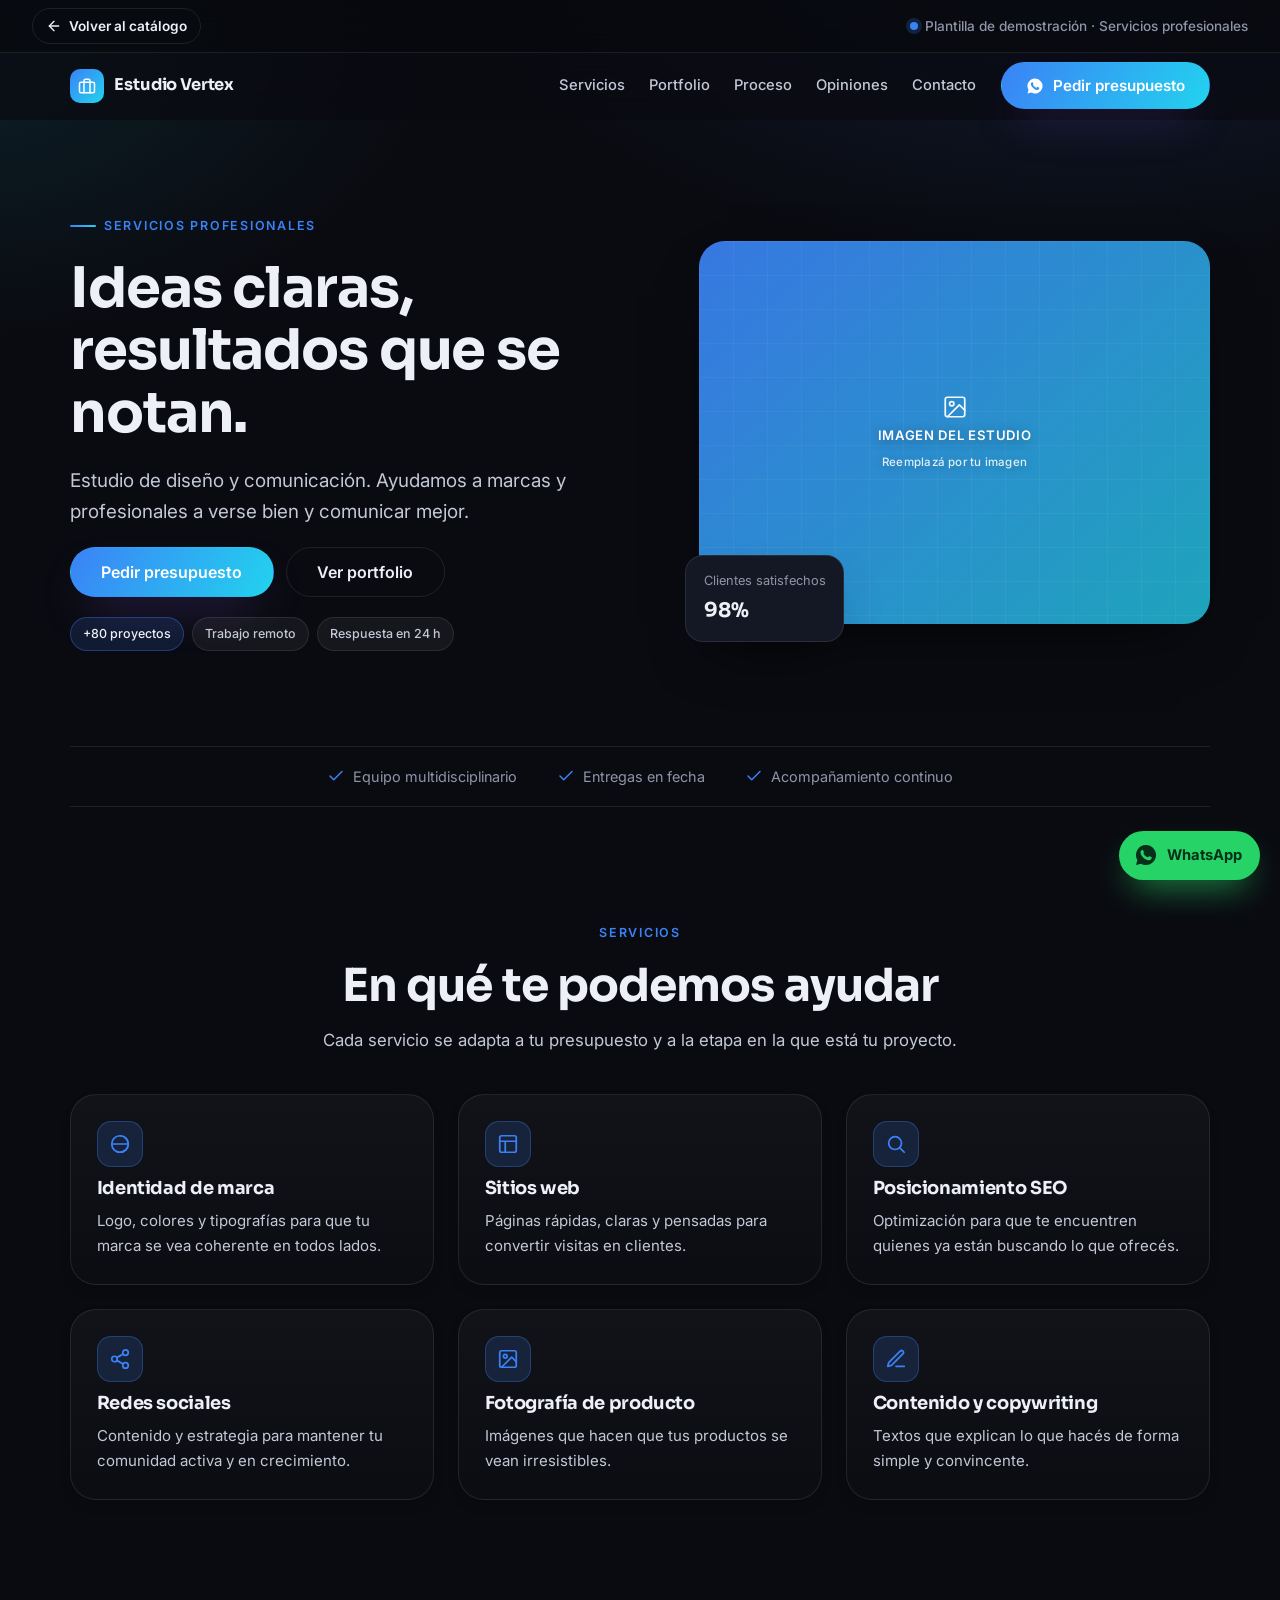
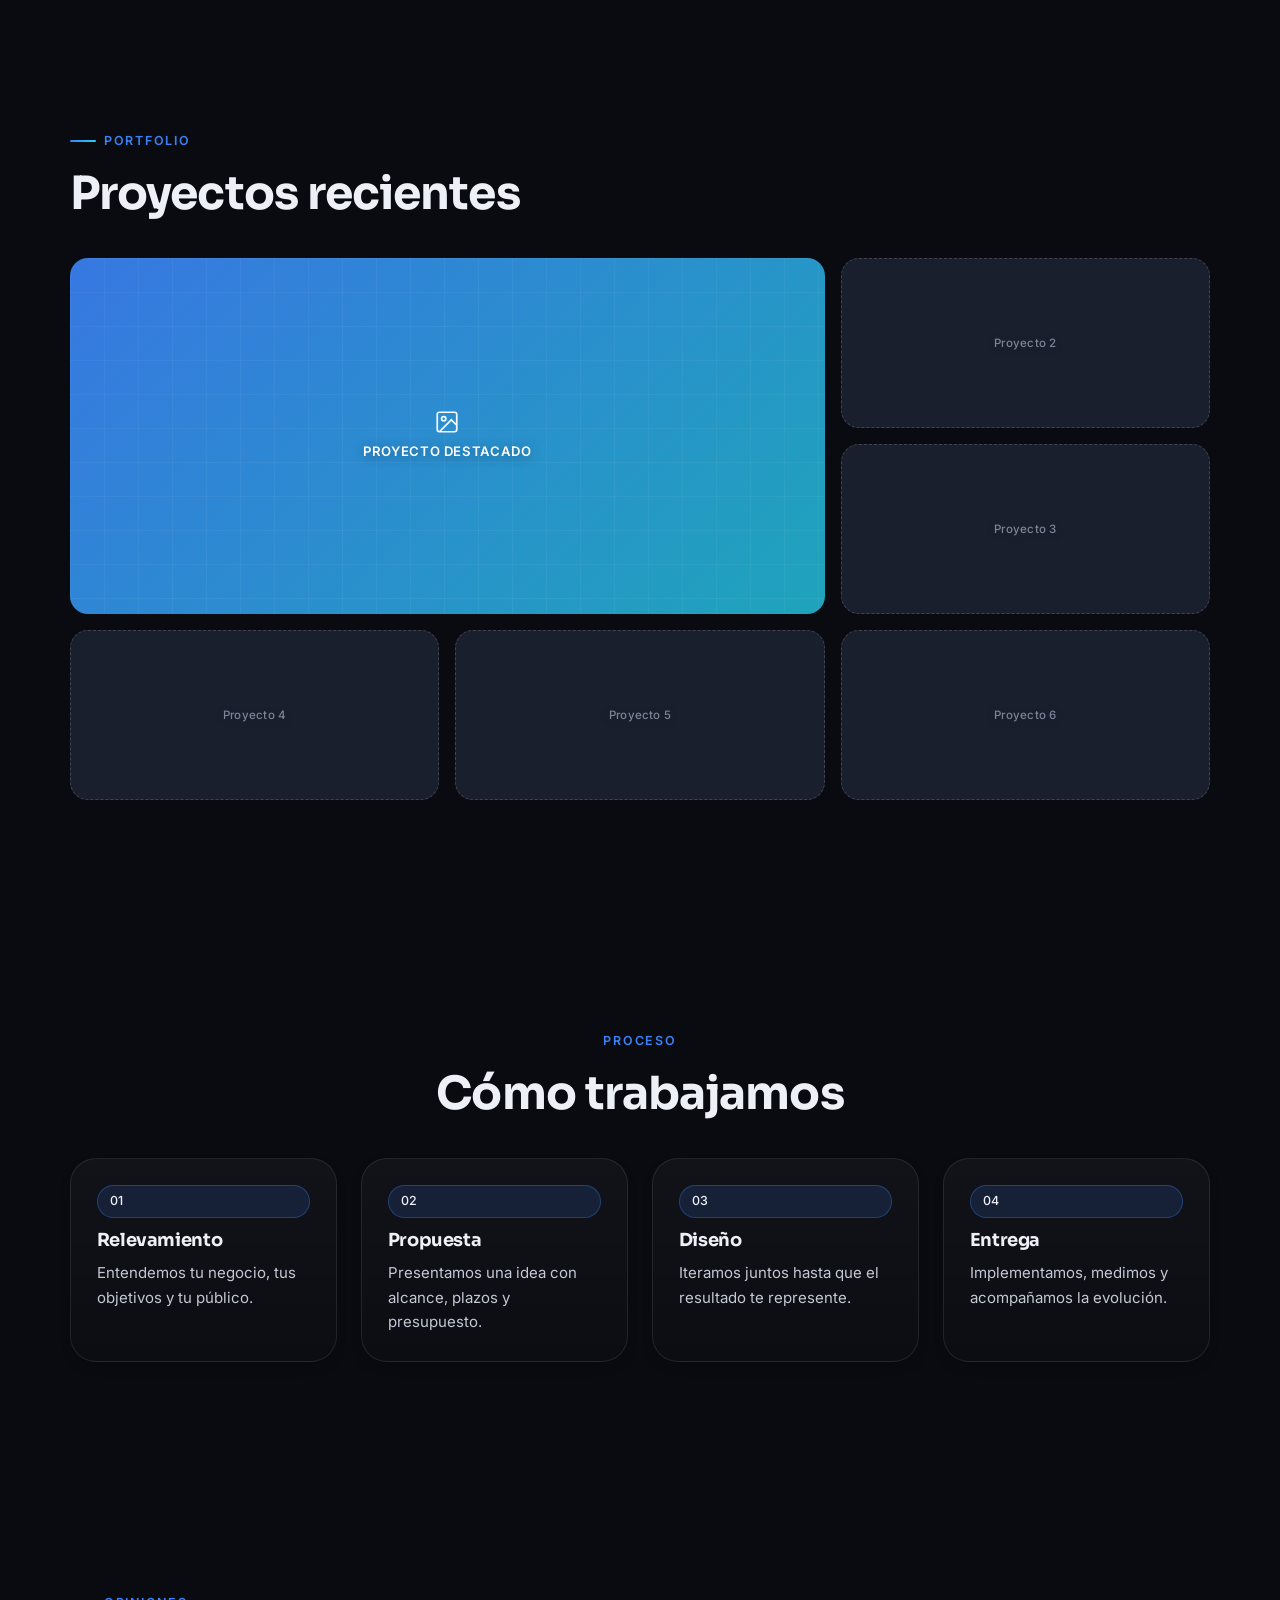
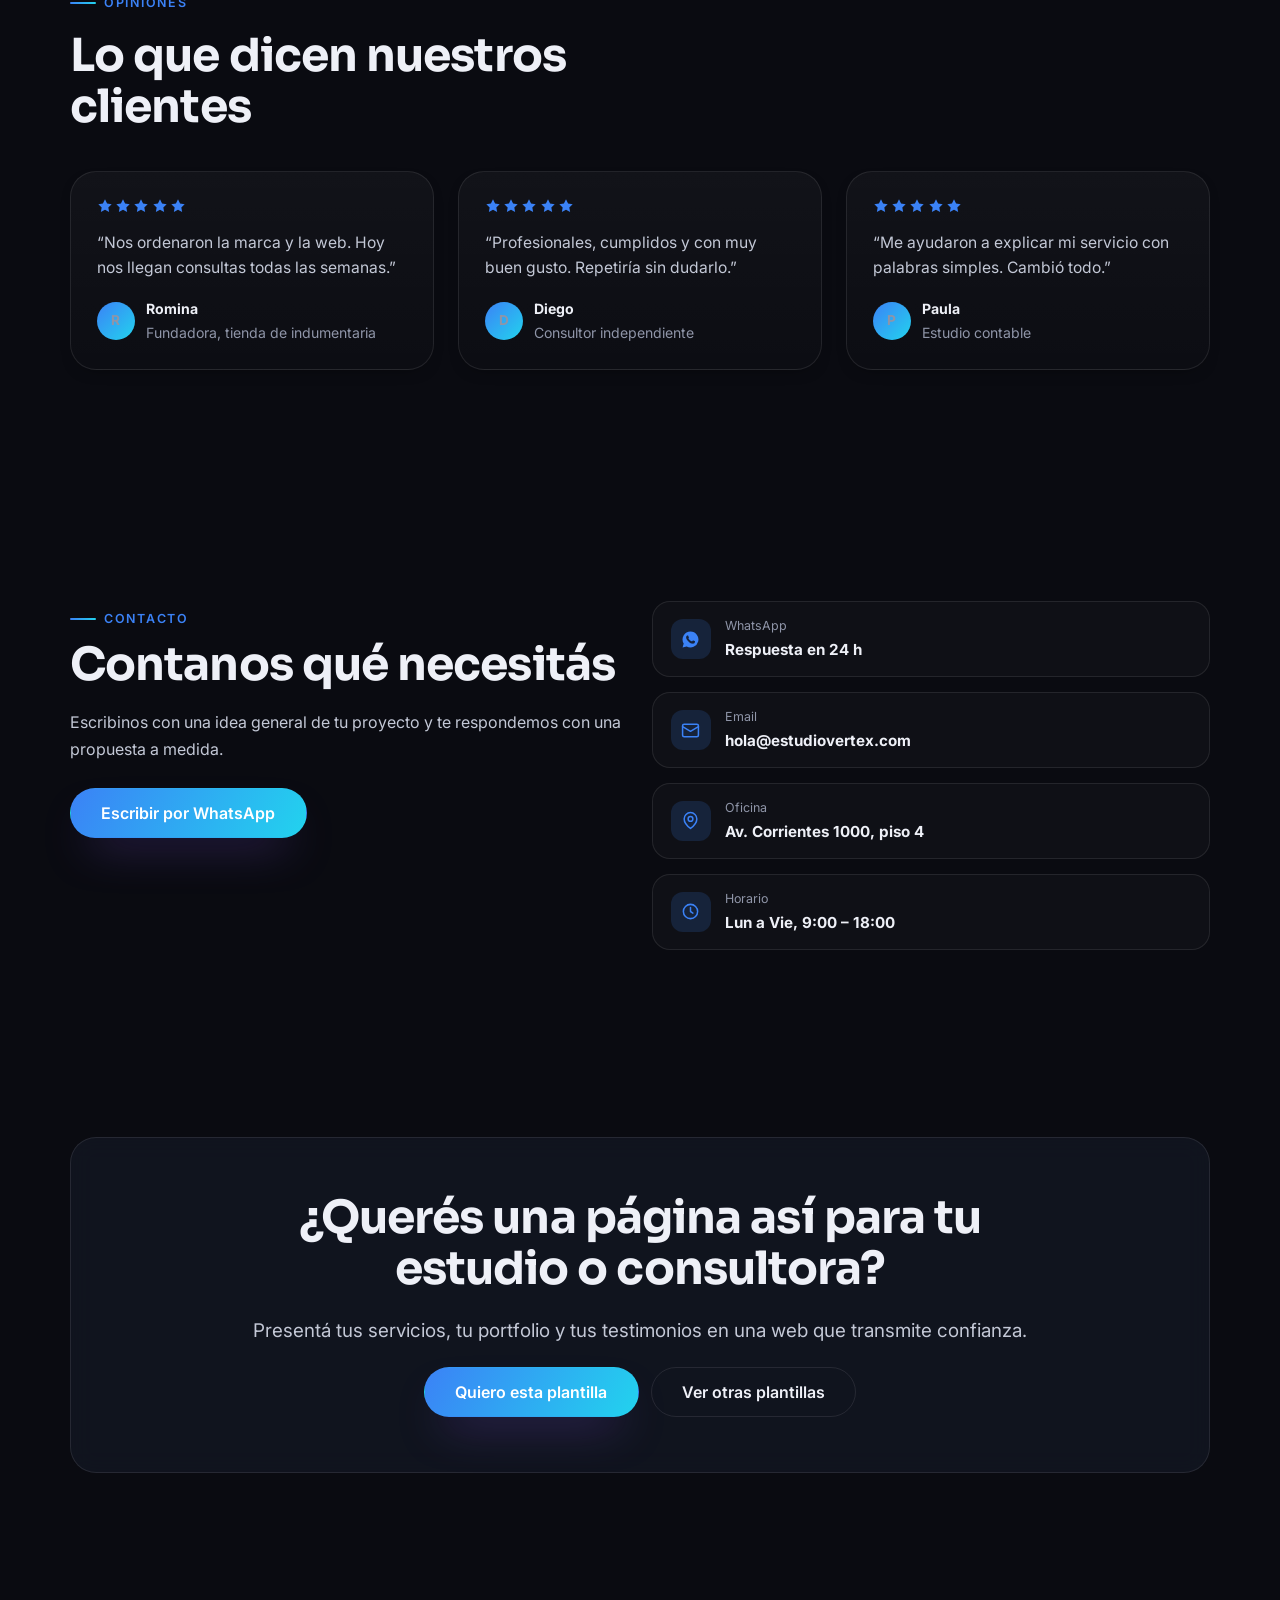
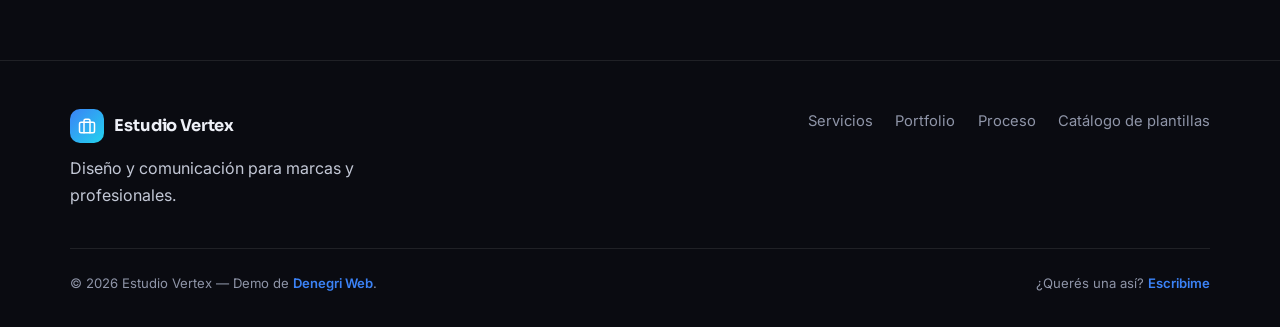
<file: demos/servicios/index.html>
<!DOCTYPE html>
<html lang="es">
<head>
  <meta charset="UTF-8" />
  <meta name="viewport" content="width=device-width, initial-scale=1.0" />
  <title>Estudio Vertex — Servicios Profesionales | Demo</title>
  <meta name="description" content="Plantilla de demostración para servicios profesionales: servicios, portfolio, proceso y contacto." />
  <meta name="theme-color" content="#0a0b11" />
  <link rel="icon" type="image/svg+xml" href="assets/img/favicon.svg" />
  <link rel="apple-touch-icon" href="assets/img/favicon.svg" />

  <link rel="preconnect" href="https://fonts.googleapis.com" />
  <link rel="preconnect" href="https://fonts.gstatic.com" crossorigin />
  <link href="https://fonts.googleapis.com/css2?family=Sora:wght@500;600;700;800&family=Inter:wght@400;500;600;700&display=swap" rel="stylesheet" />

  <link rel="stylesheet" href="assets/css/main.css" />
</head>
<body data-accent="servicios">

  <div class="demo-bar">
    <a class="demo-bar__back" href="../../index.html">
      <svg viewBox="0 0 24 24" fill="none" stroke="currentColor" stroke-width="2" stroke-linecap="round" stroke-linejoin="round" aria-hidden="true"><path d="M19 12H5"/><path d="m12 19-7-7 7-7"/></svg>
      Volver al catálogo
    </a>
    <span class="demo-bar__tag"><span class="demo-bar__dot"></span><span>Plantilla de demostración · Servicios profesionales</span></span>
  </div>

  <header class="demo-header" data-header>
    <div class="container demo-header__inner">
      <a class="brand" href="#inicio">
        <span class="brand__mark" aria-hidden="true"><svg viewBox="0 0 24 24" fill="none" stroke="currentColor" stroke-width="2" stroke-linecap="round" stroke-linejoin="round"><rect x="2" y="7" width="20" height="14" rx="2"/><path d="M16 21V5a2 2 0 0 0-2-2h-4a2 2 0 0 0-2 2v16"/></svg></span>
        <span>Estudio Vertex</span>
      </a>

      <button class="menu-toggle" data-menu-toggle aria-expanded="false" aria-controls="demo-nav" aria-label="Abrir menú">
        <svg viewBox="0 0 24 24" fill="none" stroke="currentColor" stroke-width="2" stroke-linecap="round"><path d="M4 7h16M4 12h16M4 17h16"/></svg>
      </button>

      <nav class="demo-nav" id="demo-nav" data-menu aria-label="Navegación principal">
        <div class="demo-nav__links">
          <a href="#servicios">Servicios</a>
          <a href="#portfolio">Portfolio</a>
          <a href="#proceso">Proceso</a>
          <a href="#opiniones">Opiniones</a>
          <a href="#contacto">Contacto</a>
        </div>
        <a class="btn btn--primary" data-config-href="whatsapp" data-wa="¡Hola! Me gustó la demo de Servicios profesionales y quiero una página así para mi negocio.">
          <svg viewBox="0 0 24 24" fill="currentColor" aria-hidden="true"><path d="M12 2a10 10 0 0 0-8.6 15.1L2 22l5.1-1.3A10 10 0 1 0 12 2Zm5.3 14.1c-.2.6-1.3 1.2-1.8 1.2-.5.1-1 .1-1.7-.1-.4-.1-.9-.3-1.6-.6-2.7-1.2-4.5-4-4.6-4.2-.1-.2-1.1-1.5-1.1-2.8s.7-2 .9-2.2c.2-.3.5-.3.7-.3h.5c.1 0 .4-.1.6.4l.7 1.7c.1.1.1.3 0 .5l-.3.4c-.1.1-.3.3-.1.6.2.3.8 1.3 1.7 2.1 1.2 1 2.1 1.3 2.4 1.5.3.1.4.1.6-.1l.8-.9c.2-.2.3-.2.6-.1l1.6.8c.2.1.4.2.4.3.1.1.1.6-.1 1.2Z"/></svg>
          Pedir presupuesto
        </a>
      </nav>
    </div>
  </header>

  <main>
    <!-- Hero -->
    <section class="demo-hero" id="inicio">
      <div class="container demo-hero__grid">
        <div class="demo-hero__copy reveal">
          <span class="eyebrow">Servicios profesionales</span>
          <h1>Ideas claras, resultados que se notan.</h1>
          <p class="lead">Estudio de diseño y comunicación. Ayudamos a marcas y profesionales a verse bien y comunicar mejor.</p>
          <div class="hero-actions">
            <a class="btn btn--primary btn--lg" data-config-href="whatsapp" data-wa="¡Hola! Quiero pedir un presupuesto en Estudio Vertex.">Pedir presupuesto</a>
            <a class="btn btn--ghost btn--lg" href="#portfolio">Ver portfolio</a>
          </div>
          <div class="hero-tags">
            <span class="chip chip--accent">+80 proyectos</span>
            <span class="chip">Trabajo remoto</span>
            <span class="chip">Respuesta en 24 h</span>
          </div>
        </div>
        <div class="hero-visual reveal" data-delay="2" aria-hidden="true">
          <div class="ph ph--4x3">
            <div class="ph__label">
              <svg viewBox="0 0 24 24" fill="none" stroke="currentColor" stroke-width="1.6" stroke-linecap="round" stroke-linejoin="round"><rect x="3" y="3" width="18" height="18" rx="2"/><circle cx="9" cy="9" r="2"/><path d="m21 15-5-5L5 21"/></svg>
              Imagen del estudio
              <small>Reemplazá por tu imagen</small>
            </div>
          </div>
          <div class="hero-float">
            <span>Clientes satisfechos</span>
            <strong>98%</strong>
          </div>
        </div>
      </div>
    </section>

    <div class="container">
      <div class="strip reveal">
        <span class="strip__item"><svg viewBox="0 0 24 24" fill="none" stroke="currentColor" stroke-width="2" stroke-linecap="round" stroke-linejoin="round"><path d="M20 6 9 17l-5-5"/></svg> Equipo multidisciplinario</span>
        <span class="strip__item"><svg viewBox="0 0 24 24" fill="none" stroke="currentColor" stroke-width="2" stroke-linecap="round" stroke-linejoin="round"><path d="M20 6 9 17l-5-5"/></svg> Entregas en fecha</span>
        <span class="strip__item"><svg viewBox="0 0 24 24" fill="none" stroke="currentColor" stroke-width="2" stroke-linecap="round" stroke-linejoin="round"><path d="M20 6 9 17l-5-5"/></svg> Acompañamiento continuo</span>
      </div>
    </div>

    <!-- Servicios -->
    <section class="section" id="servicios">
      <div class="container">
        <div class="section-head section-head--center reveal">
          <span class="eyebrow">Servicios</span>
          <h2>En qué te podemos ayudar</h2>
          <p>Cada servicio se adapta a tu presupuesto y a la etapa en la que está tu proyecto.</p>
        </div>

        <div class="grid grid--3" style="margin-top: 2.5rem">
          <div class="card feature-card reveal">
            <span class="feature-card__icon"><svg viewBox="0 0 24 24" fill="none" stroke="currentColor" stroke-width="1.9" stroke-linecap="round" stroke-linejoin="round"><circle cx="12" cy="12" r="9"/><path d="M12 3a9 9 0 0 1 0 18M3 12h18"/></svg></span>
            <h3>Identidad de marca</h3>
            <p>Logo, colores y tipografías para que tu marca se vea coherente en todos lados.</p>
          </div>
          <div class="card feature-card reveal" data-delay="1">
            <span class="feature-card__icon"><svg viewBox="0 0 24 24" fill="none" stroke="currentColor" stroke-width="1.9" stroke-linecap="round" stroke-linejoin="round"><rect x="3" y="3" width="18" height="18" rx="2"/><path d="M3 9h18M9 21V9"/></svg></span>
            <h3>Sitios web</h3>
            <p>Páginas rápidas, claras y pensadas para convertir visitas en clientes.</p>
          </div>
          <div class="card feature-card reveal" data-delay="2">
            <span class="feature-card__icon"><svg viewBox="0 0 24 24" fill="none" stroke="currentColor" stroke-width="1.9" stroke-linecap="round" stroke-linejoin="round"><circle cx="11" cy="11" r="7"/><path d="m21 21-4.3-4.3"/></svg></span>
            <h3>Posicionamiento SEO</h3>
            <p>Optimización para que te encuentren quienes ya están buscando lo que ofrecés.</p>
          </div>
          <div class="card feature-card reveal">
            <span class="feature-card__icon"><svg viewBox="0 0 24 24" fill="none" stroke="currentColor" stroke-width="1.9" stroke-linecap="round" stroke-linejoin="round"><circle cx="18" cy="5" r="3"/><circle cx="6" cy="12" r="3"/><circle cx="18" cy="19" r="3"/><path d="m8.6 13.5 6.8 4M15.4 6.5l-6.8 4"/></svg></span>
            <h3>Redes sociales</h3>
            <p>Contenido y estrategia para mantener tu comunidad activa y en crecimiento.</p>
          </div>
          <div class="card feature-card reveal" data-delay="1">
            <span class="feature-card__icon"><svg viewBox="0 0 24 24" fill="none" stroke="currentColor" stroke-width="1.9" stroke-linecap="round" stroke-linejoin="round"><rect x="3" y="3" width="18" height="18" rx="2"/><circle cx="9" cy="9" r="2"/><path d="m21 15-5-5L5 21"/></svg></span>
            <h3>Fotografía de producto</h3>
            <p>Imágenes que hacen que tus productos se vean irresistibles.</p>
          </div>
          <div class="card feature-card reveal" data-delay="2">
            <span class="feature-card__icon"><svg viewBox="0 0 24 24" fill="none" stroke="currentColor" stroke-width="1.9" stroke-linecap="round" stroke-linejoin="round"><path d="M12 20h9"/><path d="M16.5 3.5a2.1 2.1 0 0 1 3 3L7 19l-4 1 1-4z"/></svg></span>
            <h3>Contenido y copywriting</h3>
            <p>Textos que explican lo que hacés de forma simple y convincente.</p>
          </div>
        </div>
      </div>
    </section>

    <!-- Portfolio -->
    <section class="section" id="portfolio">
      <div class="container">
        <div class="section-head reveal">
          <span class="eyebrow">Portfolio</span>
          <h2>Proyectos recientes</h2>
        </div>
        <div class="gallery reveal" style="margin-top: 2.5rem">
          <div class="ph"><div class="ph__label"><svg viewBox="0 0 24 24" fill="none" stroke="currentColor" stroke-width="1.6"><rect x="3" y="3" width="18" height="18" rx="2"/><circle cx="9" cy="9" r="2"/><path d="m21 15-5-5L5 21"/></svg>Proyecto destacado</div></div>
          <div class="ph ph--soft"><div class="ph__label"><small>Proyecto 2</small></div></div>
          <div class="ph ph--soft"><div class="ph__label"><small>Proyecto 3</small></div></div>
          <div class="ph ph--soft"><div class="ph__label"><small>Proyecto 4</small></div></div>
          <div class="ph ph--soft"><div class="ph__label"><small>Proyecto 5</small></div></div>
          <div class="ph ph--soft"><div class="ph__label"><small>Proyecto 6</small></div></div>
        </div>
      </div>
    </section>

    <!-- Proceso -->
    <section class="section" id="proceso">
      <div class="container">
        <div class="section-head section-head--center reveal">
          <span class="eyebrow">Proceso</span>
          <h2>Cómo trabajamos</h2>
        </div>
        <div class="grid grid--4" style="margin-top: 2.5rem">
          <div class="card feature-card reveal">
            <span class="chip chip--accent">01</span>
            <h3>Relevamiento</h3>
            <p>Entendemos tu negocio, tus objetivos y tu público.</p>
          </div>
          <div class="card feature-card reveal" data-delay="1">
            <span class="chip chip--accent">02</span>
            <h3>Propuesta</h3>
            <p>Presentamos una idea con alcance, plazos y presupuesto.</p>
          </div>
          <div class="card feature-card reveal" data-delay="2">
            <span class="chip chip--accent">03</span>
            <h3>Diseño</h3>
            <p>Iteramos juntos hasta que el resultado te represente.</p>
          </div>
          <div class="card feature-card reveal" data-delay="3">
            <span class="chip chip--accent">04</span>
            <h3>Entrega</h3>
            <p>Implementamos, medimos y acompañamos la evolución.</p>
          </div>
        </div>
      </div>
    </section>

    <!-- Opiniones -->
    <section class="section" id="opiniones">
      <div class="container">
        <div class="section-head reveal">
          <span class="eyebrow">Opiniones</span>
          <h2>Lo que dicen nuestros clientes</h2>
        </div>
        <div class="grid grid--3" style="margin-top: 2.5rem">
          <div class="card quote-card reveal">
            <div class="quote-card__stars" aria-label="5 estrellas">
              <svg viewBox="0 0 24 24" fill="currentColor"><path d="m12 2 3.1 6.3 6.9 1-5 4.9 1.2 6.8L12 17.8 5.8 21l1.2-6.8-5-4.9 6.9-1z"/></svg>
              <svg viewBox="0 0 24 24" fill="currentColor"><path d="m12 2 3.1 6.3 6.9 1-5 4.9 1.2 6.8L12 17.8 5.8 21l1.2-6.8-5-4.9 6.9-1z"/></svg>
              <svg viewBox="0 0 24 24" fill="currentColor"><path d="m12 2 3.1 6.3 6.9 1-5 4.9 1.2 6.8L12 17.8 5.8 21l1.2-6.8-5-4.9 6.9-1z"/></svg>
              <svg viewBox="0 0 24 24" fill="currentColor"><path d="m12 2 3.1 6.3 6.9 1-5 4.9 1.2 6.8L12 17.8 5.8 21l1.2-6.8-5-4.9 6.9-1z"/></svg>
              <svg viewBox="0 0 24 24" fill="currentColor"><path d="m12 2 3.1 6.3 6.9 1-5 4.9 1.2 6.8L12 17.8 5.8 21l1.2-6.8-5-4.9 6.9-1z"/></svg>
            </div>
            <blockquote>“Nos ordenaron la marca y la web. Hoy nos llegan consultas todas las semanas.”</blockquote>
            <div class="quote-card__author"><span class="quote-card__avatar">R</span><div><strong>Romina</strong><br /><span>Fundadora, tienda de indumentaria</span></div></div>
          </div>
          <div class="card quote-card reveal" data-delay="1">
            <div class="quote-card__stars" aria-label="5 estrellas">
              <svg viewBox="0 0 24 24" fill="currentColor"><path d="m12 2 3.1 6.3 6.9 1-5 4.9 1.2 6.8L12 17.8 5.8 21l1.2-6.8-5-4.9 6.9-1z"/></svg>
              <svg viewBox="0 0 24 24" fill="currentColor"><path d="m12 2 3.1 6.3 6.9 1-5 4.9 1.2 6.8L12 17.8 5.8 21l1.2-6.8-5-4.9 6.9-1z"/></svg>
              <svg viewBox="0 0 24 24" fill="currentColor"><path d="m12 2 3.1 6.3 6.9 1-5 4.9 1.2 6.8L12 17.8 5.8 21l1.2-6.8-5-4.9 6.9-1z"/></svg>
              <svg viewBox="0 0 24 24" fill="currentColor"><path d="m12 2 3.1 6.3 6.9 1-5 4.9 1.2 6.8L12 17.8 5.8 21l1.2-6.8-5-4.9 6.9-1z"/></svg>
              <svg viewBox="0 0 24 24" fill="currentColor"><path d="m12 2 3.1 6.3 6.9 1-5 4.9 1.2 6.8L12 17.8 5.8 21l1.2-6.8-5-4.9 6.9-1z"/></svg>
            </div>
            <blockquote>“Profesionales, cumplidos y con muy buen gusto. Repetiría sin dudarlo.”</blockquote>
            <div class="quote-card__author"><span class="quote-card__avatar">D</span><div><strong>Diego</strong><br /><span>Consultor independiente</span></div></div>
          </div>
          <div class="card quote-card reveal" data-delay="2">
            <div class="quote-card__stars" aria-label="5 estrellas">
              <svg viewBox="0 0 24 24" fill="currentColor"><path d="m12 2 3.1 6.3 6.9 1-5 4.9 1.2 6.8L12 17.8 5.8 21l1.2-6.8-5-4.9 6.9-1z"/></svg>
              <svg viewBox="0 0 24 24" fill="currentColor"><path d="m12 2 3.1 6.3 6.9 1-5 4.9 1.2 6.8L12 17.8 5.8 21l1.2-6.8-5-4.9 6.9-1z"/></svg>
              <svg viewBox="0 0 24 24" fill="currentColor"><path d="m12 2 3.1 6.3 6.9 1-5 4.9 1.2 6.8L12 17.8 5.8 21l1.2-6.8-5-4.9 6.9-1z"/></svg>
              <svg viewBox="0 0 24 24" fill="currentColor"><path d="m12 2 3.1 6.3 6.9 1-5 4.9 1.2 6.8L12 17.8 5.8 21l1.2-6.8-5-4.9 6.9-1z"/></svg>
              <svg viewBox="0 0 24 24" fill="currentColor"><path d="m12 2 3.1 6.3 6.9 1-5 4.9 1.2 6.8L12 17.8 5.8 21l1.2-6.8-5-4.9 6.9-1z"/></svg>
            </div>
            <blockquote>“Me ayudaron a explicar mi servicio con palabras simples. Cambió todo.”</blockquote>
            <div class="quote-card__author"><span class="quote-card__avatar">P</span><div><strong>Paula</strong><br /><span>Estudio contable</span></div></div>
          </div>
        </div>
      </div>
    </section>

    <!-- Contacto -->
    <section class="section" id="contacto">
      <div class="container grid grid--2">
        <div class="reveal">
          <span class="eyebrow">Contacto</span>
          <h2 style="margin: 0.6rem 0 1.2rem">Contanos qué necesitás</h2>
          <p>Escribinos con una idea general de tu proyecto y te respondemos con una propuesta a medida.</p>
          <div class="hero-actions" style="margin-top: 1.6rem">
            <a class="btn btn--primary btn--lg" data-config-href="whatsapp" data-wa="¡Hola! Quiero pedir un presupuesto en Estudio Vertex.">Escribir por WhatsApp</a>
          </div>
        </div>

        <div class="contact-list reveal" data-delay="1">
          <a data-config-href="whatsapp" data-wa="¡Hola! Quiero pedir un presupuesto en Estudio Vertex.">
            <span class="contact-list__icon" aria-hidden="true"><svg viewBox="0 0 24 24" fill="currentColor"><path d="M12 2a10 10 0 0 0-8.6 15.1L2 22l5.1-1.3A10 10 0 1 0 12 2Zm5.3 14.1c-.2.6-1.3 1.2-1.8 1.2-.5.1-1 .1-1.7-.1-.4-.1-.9-.3-1.6-.6-2.7-1.2-4.5-4-4.6-4.2-.1-.2-1.1-1.5-1.1-2.8s.7-2 .9-2.2c.2-.3.5-.3.7-.3h.5c.1 0 .4-.1.6.4l.7 1.7c.1.1.1.3 0 .5l-.3.4c-.1.1-.3.3-.1.6.2.3.8 1.3 1.7 2.1 1.2 1 2.1 1.3 2.4 1.5.3.1.4.1.6-.1l.8-.9c.2-.2.3-.2.6-.1l1.6.8c.2.1.4.2.4.3.1.1.1.6-.1 1.2Z"/></svg></span>
            <span class="contact-list__text"><small>WhatsApp</small><strong>Respuesta en 24 h</strong></span>
          </a>
          <div class="contact-row">
            <span class="contact-list__icon" aria-hidden="true"><svg viewBox="0 0 24 24" fill="none" stroke="currentColor" stroke-width="1.9" stroke-linecap="round" stroke-linejoin="round"><rect x="2" y="4" width="20" height="16" rx="2"/><path d="m2 7 10 6 10-6"/></svg></span>
            <span class="contact-list__text"><small>Email</small><strong>hola@estudiovertex.com</strong></span>
          </div>
          <div class="contact-row">
            <span class="contact-list__icon" aria-hidden="true"><svg viewBox="0 0 24 24" fill="none" stroke="currentColor" stroke-width="1.9" stroke-linecap="round" stroke-linejoin="round"><path d="M20 10c0 6-8 12-8 12s-8-6-8-12a8 8 0 0 1 16 0Z"/><circle cx="12" cy="10" r="3"/></svg></span>
            <span class="contact-list__text"><small>Oficina</small><strong>Av. Corrientes 1000, piso 4</strong></span>
          </div>
          <div class="contact-row">
            <span class="contact-list__icon" aria-hidden="true"><svg viewBox="0 0 24 24" fill="none" stroke="currentColor" stroke-width="1.9" stroke-linecap="round" stroke-linejoin="round"><circle cx="12" cy="12" r="9"/><path d="M12 7v5l3 2"/></svg></span>
            <span class="contact-list__text"><small>Horario</small><strong>Lun a Vie, 9:00 – 18:00</strong></span>
          </div>
        </div>
      </div>
    </section>

    <section class="section--tight">
      <div class="container">
        <div class="panel cta-band reveal">
          <h2>¿Querés una página así para tu estudio o consultora?</h2>
          <p class="lead">Presentá tus servicios, tu portfolio y tus testimonios en una web que transmite confianza.</p>
          <div class="hero-actions">
            <a class="btn btn--primary btn--lg" data-config-href="whatsapp" data-wa="¡Hola! Quiero una página como la demo de Servicios profesionales.">Quiero esta plantilla</a>
            <a class="btn btn--ghost btn--lg" href="../../index.html">Ver otras plantillas</a>
          </div>
        </div>
      </div>
    </section>
  </main>

  <footer class="site-footer">
    <div class="container">
      <div class="footer-grid">
        <div class="footer-brand">
          <a class="brand" href="#inicio">
            <span class="brand__mark" aria-hidden="true"><svg viewBox="0 0 24 24" fill="none" stroke="currentColor" stroke-width="2" stroke-linecap="round" stroke-linejoin="round"><rect x="2" y="7" width="20" height="14" rx="2"/><path d="M16 21V5a2 2 0 0 0-2-2h-4a2 2 0 0 0-2 2v16"/></svg></span>
            <span>Estudio Vertex</span>
          </a>
          <p>Diseño y comunicación para marcas y profesionales.</p>
        </div>
        <nav class="footer-links" aria-label="Enlaces del pie">
          <a href="#servicios">Servicios</a>
          <a href="#portfolio">Portfolio</a>
          <a href="#proceso">Proceso</a>
          <a href="../../index.html">Catálogo de plantillas</a>
        </nav>
      </div>
      <div class="footer-bottom">
        <span>© <span data-year>2026</span> Estudio Vertex — Demo de <a href="../../index.html" style="color: var(--accent); font-weight: 600">Denegri Web</a>.</span>
        <span>¿Querés una así? <a data-config-href="whatsapp" data-wa="¡Hola! Vi la demo de Servicios profesionales." style="color: var(--accent); font-weight: 600">Escribime</a></span>
      </div>
    </div>
  </footer>

  <a class="wa-float" data-config-href="whatsapp" data-wa="¡Hola! Me gustó la demo de Servicios profesionales y quiero una página así." aria-label="Escribinos por WhatsApp">
    <svg viewBox="0 0 24 24" fill="currentColor" aria-hidden="true"><path d="M12 2a10 10 0 0 0-8.6 15.1L2 22l5.1-1.3A10 10 0 1 0 12 2Zm5.3 14.1c-.2.6-1.3 1.2-1.8 1.2-.5.1-1 .1-1.7-.1-.4-.1-.9-.3-1.6-.6-2.7-1.2-4.5-4-4.6-4.2-.1-.2-1.1-1.5-1.1-2.8s.7-2 .9-2.2c.2-.3.5-.3.7-.3h.5c.1 0 .4-.1.6.4l.7 1.7c.1.1.1.3 0 .5l-.3.4c-.1.1-.3.3-.1.6.2.3.8 1.3 1.7 2.1 1.2 1 2.1 1.3 2.4 1.5.3.1.4.1.6-.1l.8-.9c.2-.2.3-.2.6-.1l1.6.8c.2.1.4.2.4.3.1.1.1.6-.1 1.2Z"/></svg>
    <span>WhatsApp</span>
  </a>
  <script src="assets/js/main.js"></script>
</body>
</html>
</file>
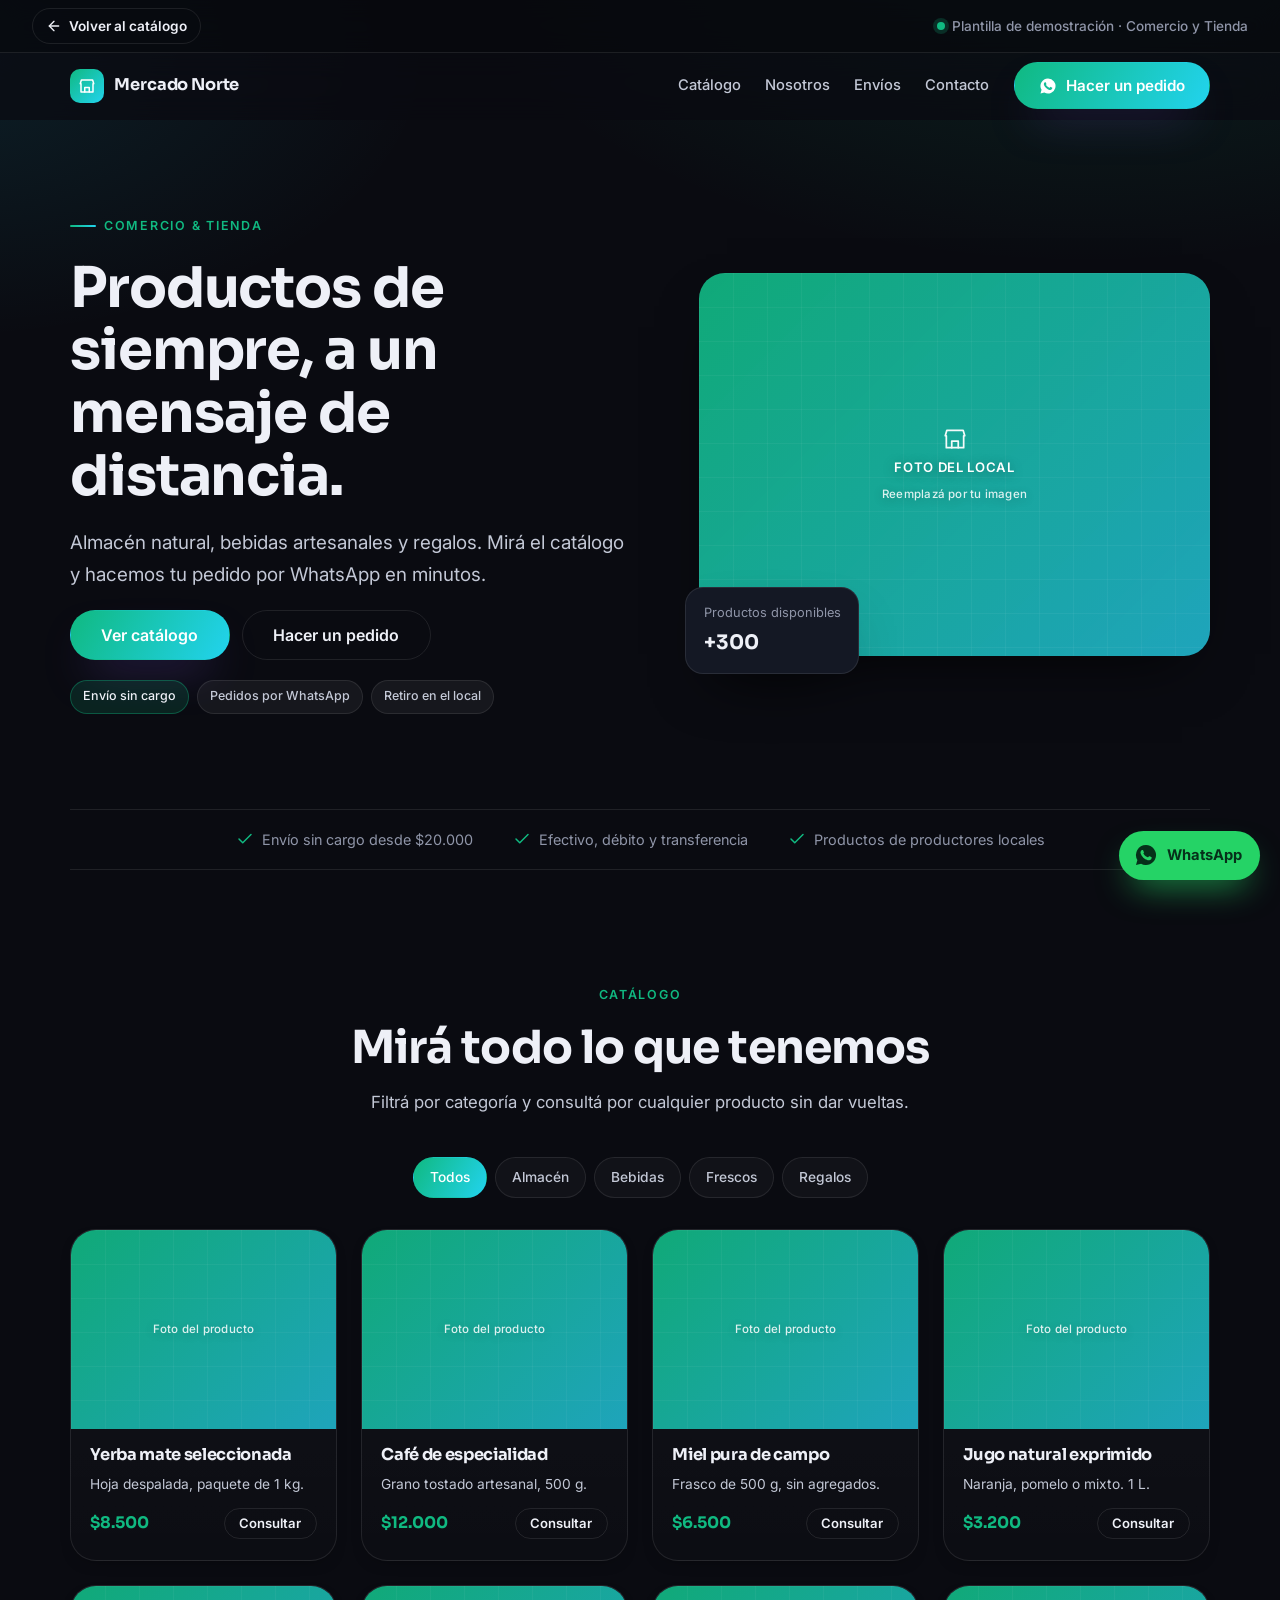
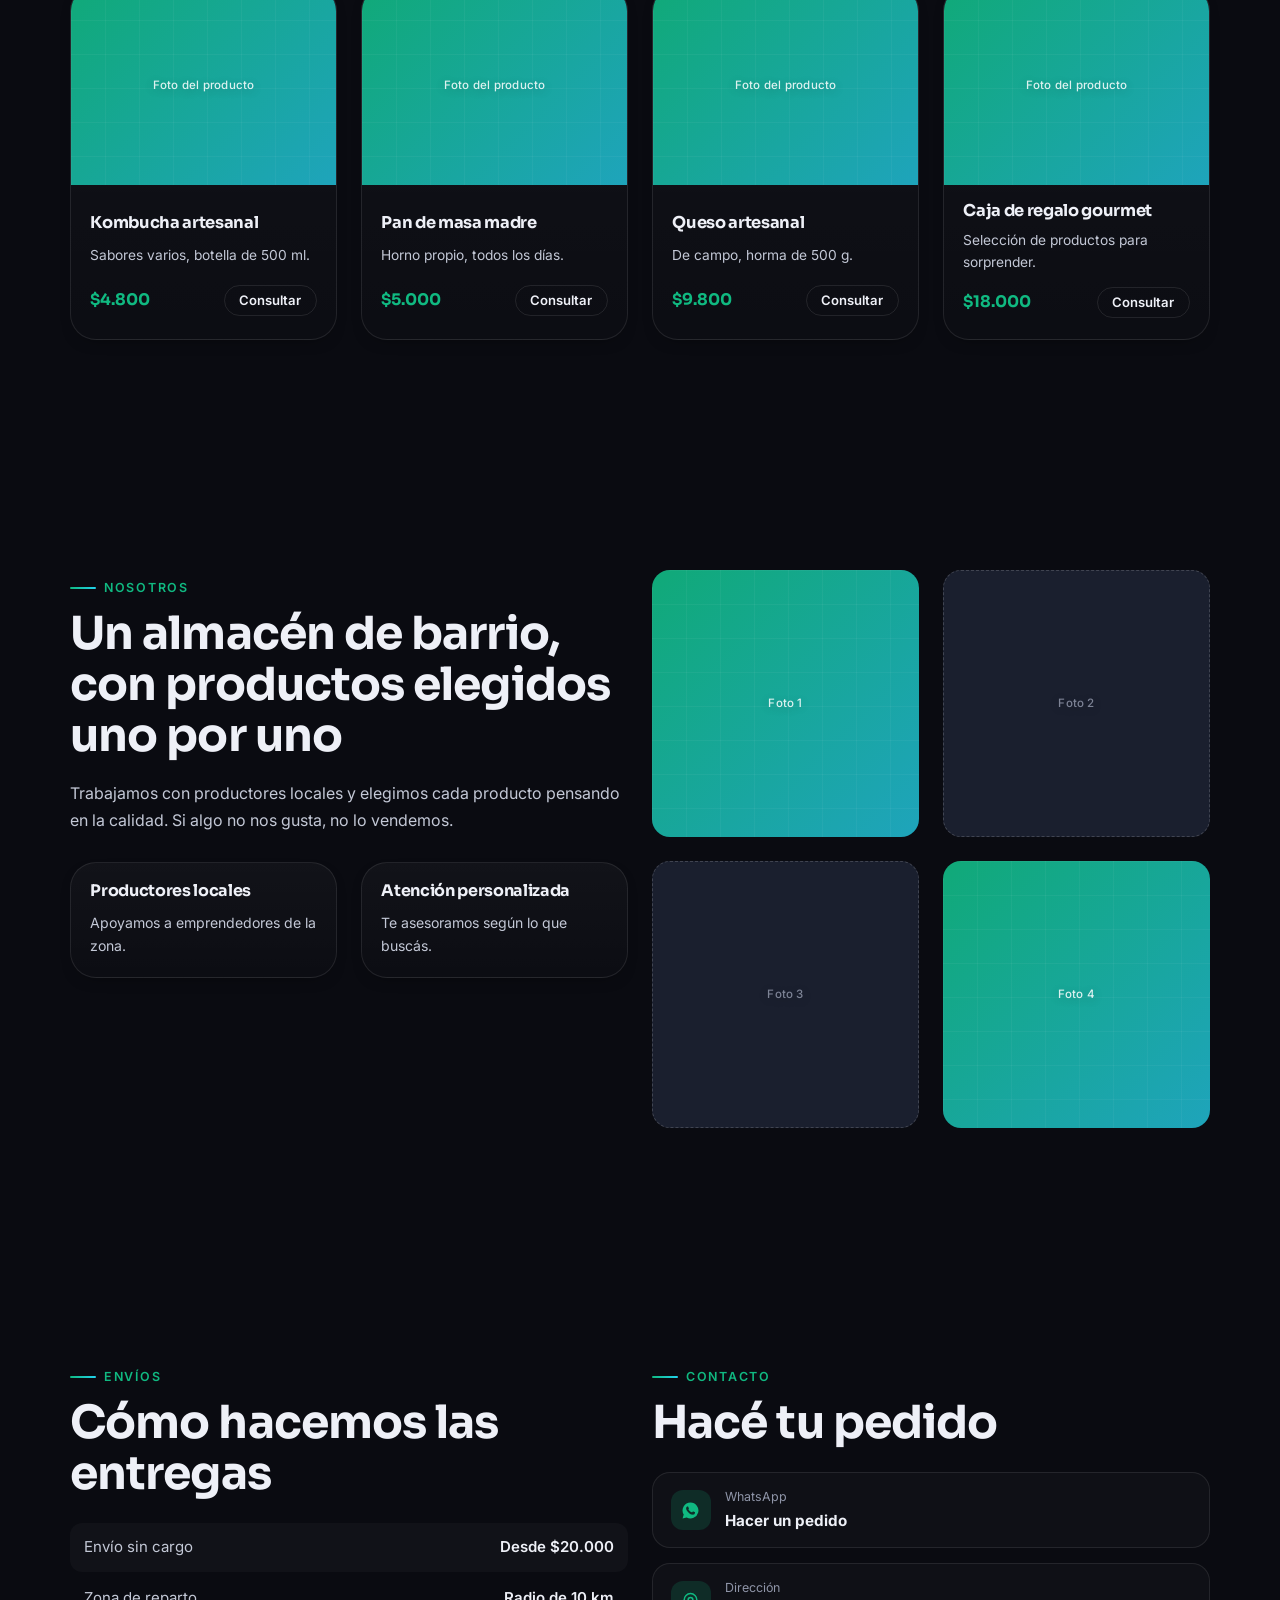
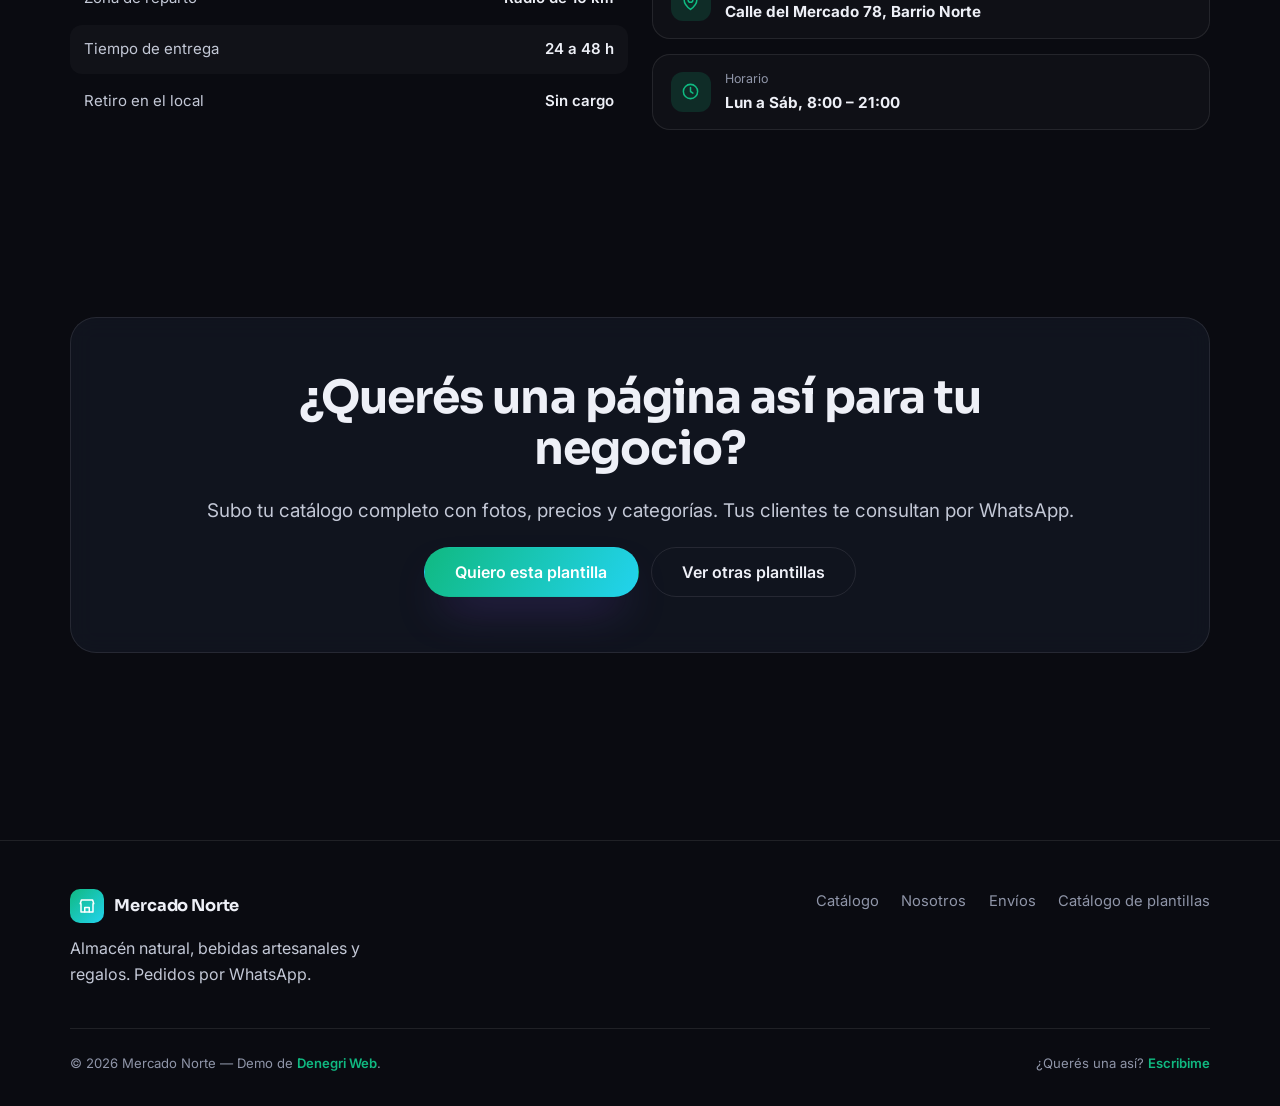
<file: demos/tienda/index.html>
<!DOCTYPE html>
<html lang="es">
<head>
  <meta charset="UTF-8" />
  <meta name="viewport" content="width=device-width, initial-scale=1.0" />
  <title>Mercado Norte — Comercio y Tienda | Demo</title>
  <meta name="description" content="Plantilla de demostración para comercios: catálogo de productos por categorías y consultas por WhatsApp." />
  <meta name="theme-color" content="#0a0b11" />
  <link rel="icon" type="image/svg+xml" href="assets/img/favicon.svg" />
  <link rel="apple-touch-icon" href="assets/img/favicon.svg" />

  <link rel="preconnect" href="https://fonts.googleapis.com" />
  <link rel="preconnect" href="https://fonts.gstatic.com" crossorigin />
  <link href="https://fonts.googleapis.com/css2?family=Sora:wght@500;600;700;800&family=Inter:wght@400;500;600;700&display=swap" rel="stylesheet" />

  <link rel="stylesheet" href="assets/css/main.css" />
</head>
<body data-accent="tienda">

  <div class="demo-bar">
    <a class="demo-bar__back" href="../../index.html">
      <svg viewBox="0 0 24 24" fill="none" stroke="currentColor" stroke-width="2" stroke-linecap="round" stroke-linejoin="round" aria-hidden="true"><path d="M19 12H5"/><path d="m12 19-7-7 7-7"/></svg>
      Volver al catálogo
    </a>
    <span class="demo-bar__tag"><span class="demo-bar__dot"></span><span>Plantilla de demostración · Comercio y Tienda</span></span>
  </div>

  <header class="demo-header" data-header>
    <div class="container demo-header__inner">
      <a class="brand" href="#inicio">
        <span class="brand__mark" aria-hidden="true"><svg viewBox="0 0 24 24" fill="none" stroke="currentColor" stroke-width="2" stroke-linecap="round" stroke-linejoin="round"><path d="M3 9 4.5 4h15L21 9"/><path d="M4 9v11h16V9"/><path d="M9 20v-6h6v6"/></svg></span>
        <span>Mercado Norte</span>
      </a>

      <button class="menu-toggle" data-menu-toggle aria-expanded="false" aria-controls="demo-nav" aria-label="Abrir menú">
        <svg viewBox="0 0 24 24" fill="none" stroke="currentColor" stroke-width="2" stroke-linecap="round"><path d="M4 7h16M4 12h16M4 17h16"/></svg>
      </button>

      <nav class="demo-nav" id="demo-nav" data-menu aria-label="Navegación principal">
        <div class="demo-nav__links">
          <a href="#catalogo">Catálogo</a>
          <a href="#nosotros">Nosotros</a>
          <a href="#envios">Envíos</a>
          <a href="#contacto">Contacto</a>
        </div>
        <a class="btn btn--primary" data-config-href="whatsapp" data-wa="¡Hola! Me gustó la demo de Tienda y quiero una página así para mi negocio.">
          <svg viewBox="0 0 24 24" fill="currentColor" aria-hidden="true"><path d="M12 2a10 10 0 0 0-8.6 15.1L2 22l5.1-1.3A10 10 0 1 0 12 2Zm5.3 14.1c-.2.6-1.3 1.2-1.8 1.2-.5.1-1 .1-1.7-.1-.4-.1-.9-.3-1.6-.6-2.7-1.2-4.5-4-4.6-4.2-.1-.2-1.1-1.5-1.1-2.8s.7-2 .9-2.2c.2-.3.5-.3.7-.3h.5c.1 0 .4-.1.6.4l.7 1.7c.1.1.1.3 0 .5l-.3.4c-.1.1-.3.3-.1.6.2.3.8 1.3 1.7 2.1 1.2 1 2.1 1.3 2.4 1.5.3.1.4.1.6-.1l.8-.9c.2-.2.3-.2.6-.1l1.6.8c.2.1.4.2.4.3.1.1.1.6-.1 1.2Z"/></svg>
          Hacer un pedido
        </a>
      </nav>
    </div>
  </header>

  <main>
    <!-- Hero -->
    <section class="demo-hero" id="inicio">
      <div class="container demo-hero__grid">
        <div class="demo-hero__copy reveal">
          <span class="eyebrow">Comercio &amp; Tienda</span>
          <h1>Productos de siempre, a un mensaje de distancia.</h1>
          <p class="lead">Almacén natural, bebidas artesanales y regalos. Mirá el catálogo y hacemos tu pedido por WhatsApp en minutos.</p>
          <div class="hero-actions">
            <a class="btn btn--primary btn--lg" href="#catalogo">Ver catálogo</a>
            <a class="btn btn--ghost btn--lg" data-config-href="whatsapp" data-wa="¡Hola! Quiero hacer un pedido en Mercado Norte.">Hacer un pedido</a>
          </div>
          <div class="hero-tags">
            <span class="chip chip--accent">Envío sin cargo</span>
            <span class="chip">Pedidos por WhatsApp</span>
            <span class="chip">Retiro en el local</span>
          </div>
        </div>
        <div class="hero-visual reveal" data-delay="2" aria-hidden="true">
          <div class="ph ph--4x3">
            <div class="ph__label">
              <svg viewBox="0 0 24 24" fill="none" stroke="currentColor" stroke-width="1.6" stroke-linecap="round" stroke-linejoin="round"><path d="M3 9 4.5 4h15L21 9"/><path d="M4 9v11h16V9"/><path d="M9 20v-6h6v6"/></svg>
              Foto del local
              <small>Reemplazá por tu imagen</small>
            </div>
          </div>
          <div class="hero-float">
            <span>Productos disponibles</span>
            <strong>+300</strong>
          </div>
        </div>
      </div>
    </section>

    <div class="container">
      <div class="strip reveal">
        <span class="strip__item"><svg viewBox="0 0 24 24" fill="none" stroke="currentColor" stroke-width="2" stroke-linecap="round" stroke-linejoin="round"><path d="M20 6 9 17l-5-5"/></svg> Envío sin cargo desde $20.000</span>
        <span class="strip__item"><svg viewBox="0 0 24 24" fill="none" stroke="currentColor" stroke-width="2" stroke-linecap="round" stroke-linejoin="round"><path d="M20 6 9 17l-5-5"/></svg> Efectivo, débito y transferencia</span>
        <span class="strip__item"><svg viewBox="0 0 24 24" fill="none" stroke="currentColor" stroke-width="2" stroke-linecap="round" stroke-linejoin="round"><path d="M20 6 9 17l-5-5"/></svg> Productos de productores locales</span>
      </div>
    </div>

    <!-- Catálogo -->
    <section class="section" id="catalogo">
      <div class="container">
        <div class="section-head section-head--center reveal">
          <span class="eyebrow">Catálogo</span>
          <h2>Mirá todo lo que tenemos</h2>
          <p>Filtrá por categoría y consultá por cualquier producto sin dar vueltas.</p>
        </div>

        <div class="cat-tabs reveal" style="justify-content: center; margin-top: 2.5rem" role="tablist" aria-label="Categorías">
          <button class="is-active" data-filter="all" type="button">Todos</button>
          <button data-filter="almacen" type="button">Almacén</button>
          <button data-filter="bebidas" type="button">Bebidas</button>
          <button data-filter="frescos" type="button">Frescos</button>
          <button data-filter="regalos" type="button">Regalos</button>
        </div>

        <div class="grid grid--4" id="productos">
          <article class="card product-card reveal" data-cat="almacen">
            <div class="ph ph--4x3"><div class="ph__label"><small>Foto del producto</small></div></div>
            <div class="product-card__body">
              <h3>Yerba mate seleccionada</h3>
              <p>Hoja despalada, paquete de 1 kg.</p>
              <div class="product-card__foot">
                <span class="product-card__price">$8.500</span>
                <a class="btn btn--ghost" data-config-href="whatsapp" data-wa="¡Hola! Quiero consultar por la yerba mate seleccionada." style="padding: 0.5rem 0.9rem; font-size: 0.82rem">Consultar</a>
              </div>
            </div>
          </article>

          <article class="card product-card reveal" data-cat="almacen">
            <div class="ph ph--4x3"><div class="ph__label"><small>Foto del producto</small></div></div>
            <div class="product-card__body">
              <h3>Café de especialidad</h3>
              <p>Grano tostado artesanal, 500 g.</p>
              <div class="product-card__foot">
                <span class="product-card__price">$12.000</span>
                <a class="btn btn--ghost" data-config-href="whatsapp" data-wa="¡Hola! Quiero consultar por el café de especialidad." style="padding: 0.5rem 0.9rem; font-size: 0.82rem">Consultar</a>
              </div>
            </div>
          </article>

          <article class="card product-card reveal" data-cat="almacen">
            <div class="ph ph--4x3"><div class="ph__label"><small>Foto del producto</small></div></div>
            <div class="product-card__body">
              <h3>Miel pura de campo</h3>
              <p>Frasco de 500 g, sin agregados.</p>
              <div class="product-card__foot">
                <span class="product-card__price">$6.500</span>
                <a class="btn btn--ghost" data-config-href="whatsapp" data-wa="¡Hola! Quiero consultar por la miel pura de campo." style="padding: 0.5rem 0.9rem; font-size: 0.82rem">Consultar</a>
              </div>
            </div>
          </article>

          <article class="card product-card reveal" data-cat="bebidas">
            <div class="ph ph--4x3"><div class="ph__label"><small>Foto del producto</small></div></div>
            <div class="product-card__body">
              <h3>Jugo natural exprimido</h3>
              <p>Naranja, pomelo o mixto. 1 L.</p>
              <div class="product-card__foot">
                <span class="product-card__price">$3.200</span>
                <a class="btn btn--ghost" data-config-href="whatsapp" data-wa="¡Hola! Quiero consultar por el jugo natural exprimido." style="padding: 0.5rem 0.9rem; font-size: 0.82rem">Consultar</a>
              </div>
            </div>
          </article>

          <article class="card product-card reveal" data-cat="bebidas">
            <div class="ph ph--4x3"><div class="ph__label"><small>Foto del producto</small></div></div>
            <div class="product-card__body">
              <h3>Kombucha artesanal</h3>
              <p>Sabores varios, botella de 500 ml.</p>
              <div class="product-card__foot">
                <span class="product-card__price">$4.800</span>
                <a class="btn btn--ghost" data-config-href="whatsapp" data-wa="¡Hola! Quiero consultar por la kombucha artesanal." style="padding: 0.5rem 0.9rem; font-size: 0.82rem">Consultar</a>
              </div>
            </div>
          </article>

          <article class="card product-card reveal" data-cat="frescos">
            <div class="ph ph--4x3"><div class="ph__label"><small>Foto del producto</small></div></div>
            <div class="product-card__body">
              <h3>Pan de masa madre</h3>
              <p>Horno propio, todos los días.</p>
              <div class="product-card__foot">
                <span class="product-card__price">$5.000</span>
                <a class="btn btn--ghost" data-config-href="whatsapp" data-wa="¡Hola! Quiero consultar por el pan de masa madre." style="padding: 0.5rem 0.9rem; font-size: 0.82rem">Consultar</a>
              </div>
            </div>
          </article>

          <article class="card product-card reveal" data-cat="frescos">
            <div class="ph ph--4x3"><div class="ph__label"><small>Foto del producto</small></div></div>
            <div class="product-card__body">
              <h3>Queso artesanal</h3>
              <p>De campo, horma de 500 g.</p>
              <div class="product-card__foot">
                <span class="product-card__price">$9.800</span>
                <a class="btn btn--ghost" data-config-href="whatsapp" data-wa="¡Hola! Quiero consultar por el queso artesanal." style="padding: 0.5rem 0.9rem; font-size: 0.82rem">Consultar</a>
              </div>
            </div>
          </article>

          <article class="card product-card reveal" data-cat="regalos">
            <div class="ph ph--4x3"><div class="ph__label"><small>Foto del producto</small></div></div>
            <div class="product-card__body">
              <h3>Caja de regalo gourmet</h3>
              <p>Selección de productos para sorprender.</p>
              <div class="product-card__foot">
                <span class="product-card__price">$18.000</span>
                <a class="btn btn--ghost" data-config-href="whatsapp" data-wa="¡Hola! Quiero consultar por la caja de regalo gourmet." style="padding: 0.5rem 0.9rem; font-size: 0.82rem">Consultar</a>
              </div>
            </div>
          </article>
        </div>
      </div>
    </section>

    <!-- Nosotros -->
    <section class="section" id="nosotros">
      <div class="container grid grid--2">
        <div class="reveal">
          <span class="eyebrow">Nosotros</span>
          <h2 style="margin: 0.6rem 0 1.2rem">Un almacén de barrio, con productos elegidos uno por uno</h2>
          <p>Trabajamos con productores locales y elegimos cada producto pensando en la calidad. Si algo no nos gusta, no lo vendemos.</p>
          <div class="grid grid--2" style="margin-top: 1.8rem">
            <div class="feature-card card" style="padding: 1.2rem">
              <h3 style="font-size: 1rem">Productores locales</h3>
              <p style="font-size: 0.88rem">Apoyamos a emprendedores de la zona.</p>
            </div>
            <div class="feature-card card" style="padding: 1.2rem">
              <h3 style="font-size: 1rem">Atención personalizada</h3>
              <p style="font-size: 0.88rem">Te asesoramos según lo que buscás.</p>
            </div>
          </div>
        </div>
        <div class="grid grid--2 reveal" data-delay="1">
          <div class="ph ph--1x1"><div class="ph__label"><small>Foto 1</small></div></div>
          <div class="ph ph--1x1 ph--soft"><div class="ph__label"><small>Foto 2</small></div></div>
          <div class="ph ph--1x1 ph--soft"><div class="ph__label"><small>Foto 3</small></div></div>
          <div class="ph ph--1x1"><div class="ph__label"><small>Foto 4</small></div></div>
        </div>
      </div>
    </section>

    <!-- Envíos + Contacto -->
    <section class="section" id="envios">
      <div class="container grid grid--2">
        <div class="reveal">
          <span class="eyebrow">Envíos</span>
          <h2 style="margin: 0.6rem 0 1.5rem">Cómo hacemos las entregas</h2>
          <div class="hours">
            <div class="hours__row"><span>Envío sin cargo</span><span>Desde $20.000</span></div>
            <div class="hours__row"><span>Zona de reparto</span><span>Radio de 10 km</span></div>
            <div class="hours__row"><span>Tiempo de entrega</span><span>24 a 48 h</span></div>
            <div class="hours__row"><span>Retiro en el local</span><span>Sin cargo</span></div>
          </div>
        </div>

        <div id="contacto" class="reveal" data-delay="1">
          <span class="eyebrow">Contacto</span>
          <h2 style="margin: 0.6rem 0 1.5rem">Hacé tu pedido</h2>
          <div class="contact-list">
            <a data-config-href="whatsapp" data-wa="¡Hola! Quiero hacer un pedido en Mercado Norte.">
              <span class="contact-list__icon" aria-hidden="true"><svg viewBox="0 0 24 24" fill="currentColor"><path d="M12 2a10 10 0 0 0-8.6 15.1L2 22l5.1-1.3A10 10 0 1 0 12 2Zm5.3 14.1c-.2.6-1.3 1.2-1.8 1.2-.5.1-1 .1-1.7-.1-.4-.1-.9-.3-1.6-.6-2.7-1.2-4.5-4-4.6-4.2-.1-.2-1.1-1.5-1.1-2.8s.7-2 .9-2.2c.2-.3.5-.3.7-.3h.5c.1 0 .4-.1.6.4l.7 1.7c.1.1.1.3 0 .5l-.3.4c-.1.1-.3.3-.1.6.2.3.8 1.3 1.7 2.1 1.2 1 2.1 1.3 2.4 1.5.3.1.4.1.6-.1l.8-.9c.2-.2.3-.2.6-.1l1.6.8c.2.1.4.2.4.3.1.1.1.6-.1 1.2Z"/></svg></span>
              <span class="contact-list__text"><small>WhatsApp</small><strong>Hacer un pedido</strong></span>
            </a>
            <div class="contact-row">
              <span class="contact-list__icon" aria-hidden="true"><svg viewBox="0 0 24 24" fill="none" stroke="currentColor" stroke-width="1.9" stroke-linecap="round" stroke-linejoin="round"><path d="M20 10c0 6-8 12-8 12s-8-6-8-12a8 8 0 0 1 16 0Z"/><circle cx="12" cy="10" r="3"/></svg></span>
              <span class="contact-list__text"><small>Dirección</small><strong>Calle del Mercado 78, Barrio Norte</strong></span>
            </div>
            <div class="contact-row">
              <span class="contact-list__icon" aria-hidden="true"><svg viewBox="0 0 24 24" fill="none" stroke="currentColor" stroke-width="1.9" stroke-linecap="round" stroke-linejoin="round"><circle cx="12" cy="12" r="9"/><path d="M12 7v5l3 2"/></svg></span>
              <span class="contact-list__text"><small>Horario</small><strong>Lun a Sáb, 8:00 – 21:00</strong></span>
            </div>
          </div>
        </div>
      </div>
    </section>

    <section class="section--tight">
      <div class="container">
        <div class="panel cta-band reveal">
          <h2>¿Querés una página así para tu negocio?</h2>
          <p class="lead">Subo tu catálogo completo con fotos, precios y categorías. Tus clientes te consultan por WhatsApp.</p>
          <div class="hero-actions">
            <a class="btn btn--primary btn--lg" data-config-href="whatsapp" data-wa="¡Hola! Quiero una página como la demo de Tienda.">Quiero esta plantilla</a>
            <a class="btn btn--ghost btn--lg" href="../../index.html">Ver otras plantillas</a>
          </div>
        </div>
      </div>
    </section>
  </main>

  <footer class="site-footer">
    <div class="container">
      <div class="footer-grid">
        <div class="footer-brand">
          <a class="brand" href="#inicio">
            <span class="brand__mark" aria-hidden="true"><svg viewBox="0 0 24 24" fill="none" stroke="currentColor" stroke-width="2" stroke-linecap="round" stroke-linejoin="round"><path d="M3 9 4.5 4h15L21 9"/><path d="M4 9v11h16V9"/><path d="M9 20v-6h6v6"/></svg></span>
            <span>Mercado Norte</span>
          </a>
          <p>Almacén natural, bebidas artesanales y regalos. Pedidos por WhatsApp.</p>
        </div>
        <nav class="footer-links" aria-label="Enlaces del pie">
          <a href="#catalogo">Catálogo</a>
          <a href="#nosotros">Nosotros</a>
          <a href="#envios">Envíos</a>
          <a href="../../index.html">Catálogo de plantillas</a>
        </nav>
      </div>
      <div class="footer-bottom">
        <span>© <span data-year>2026</span> Mercado Norte — Demo de <a href="../../index.html" style="color: var(--accent); font-weight: 600">Denegri Web</a>.</span>
        <span>¿Querés una así? <a data-config-href="whatsapp" data-wa="¡Hola! Vi la demo de Tienda." style="color: var(--accent); font-weight: 600">Escribime</a></span>
      </div>
    </div>
  </footer>

  <a class="wa-float" data-config-href="whatsapp" data-wa="¡Hola! Me gustó la demo de Tienda y quiero una página así." aria-label="Escribinos por WhatsApp">
    <svg viewBox="0 0 24 24" fill="currentColor" aria-hidden="true"><path d="M12 2a10 10 0 0 0-8.6 15.1L2 22l5.1-1.3A10 10 0 1 0 12 2Zm5.3 14.1c-.2.6-1.3 1.2-1.8 1.2-.5.1-1 .1-1.7-.1-.4-.1-.9-.3-1.6-.6-2.7-1.2-4.5-4-4.6-4.2-.1-.2-1.1-1.5-1.1-2.8s.7-2 .9-2.2c.2-.3.5-.3.7-.3h.5c.1 0 .4-.1.6.4l.7 1.7c.1.1.1.3 0 .5l-.3.4c-.1.1-.3.3-.1.6.2.3.8 1.3 1.7 2.1 1.2 1 2.1 1.3 2.4 1.5.3.1.4.1.6-.1l.8-.9c.2-.2.3-.2.6-.1l1.6.8c.2.1.4.2.4.3.1.1.1.6-.1 1.2Z"/></svg>
    <span>WhatsApp</span>
  </a>
  <script src="assets/js/main.js"></script>
  <script>
    /* Filtro simple por categorías del catálogo */
    (function () {
      var tabs = document.querySelectorAll(".cat-tabs button");
      var cards = document.querySelectorAll("#productos [data-cat]");
      tabs.forEach(function (tab) {
        tab.addEventListener("click", function () {
          var cat = tab.getAttribute("data-filter");
          tabs.forEach(function (t) { t.classList.remove("is-active"); });
          tab.classList.add("is-active");
          cards.forEach(function (card) {
            var mostrar = cat === "all" || card.getAttribute("data-cat") === cat;
            card.style.display = mostrar ? "" : "none";
          });
        });
      });
    })();
  </script>
</body>
</html>
</file>
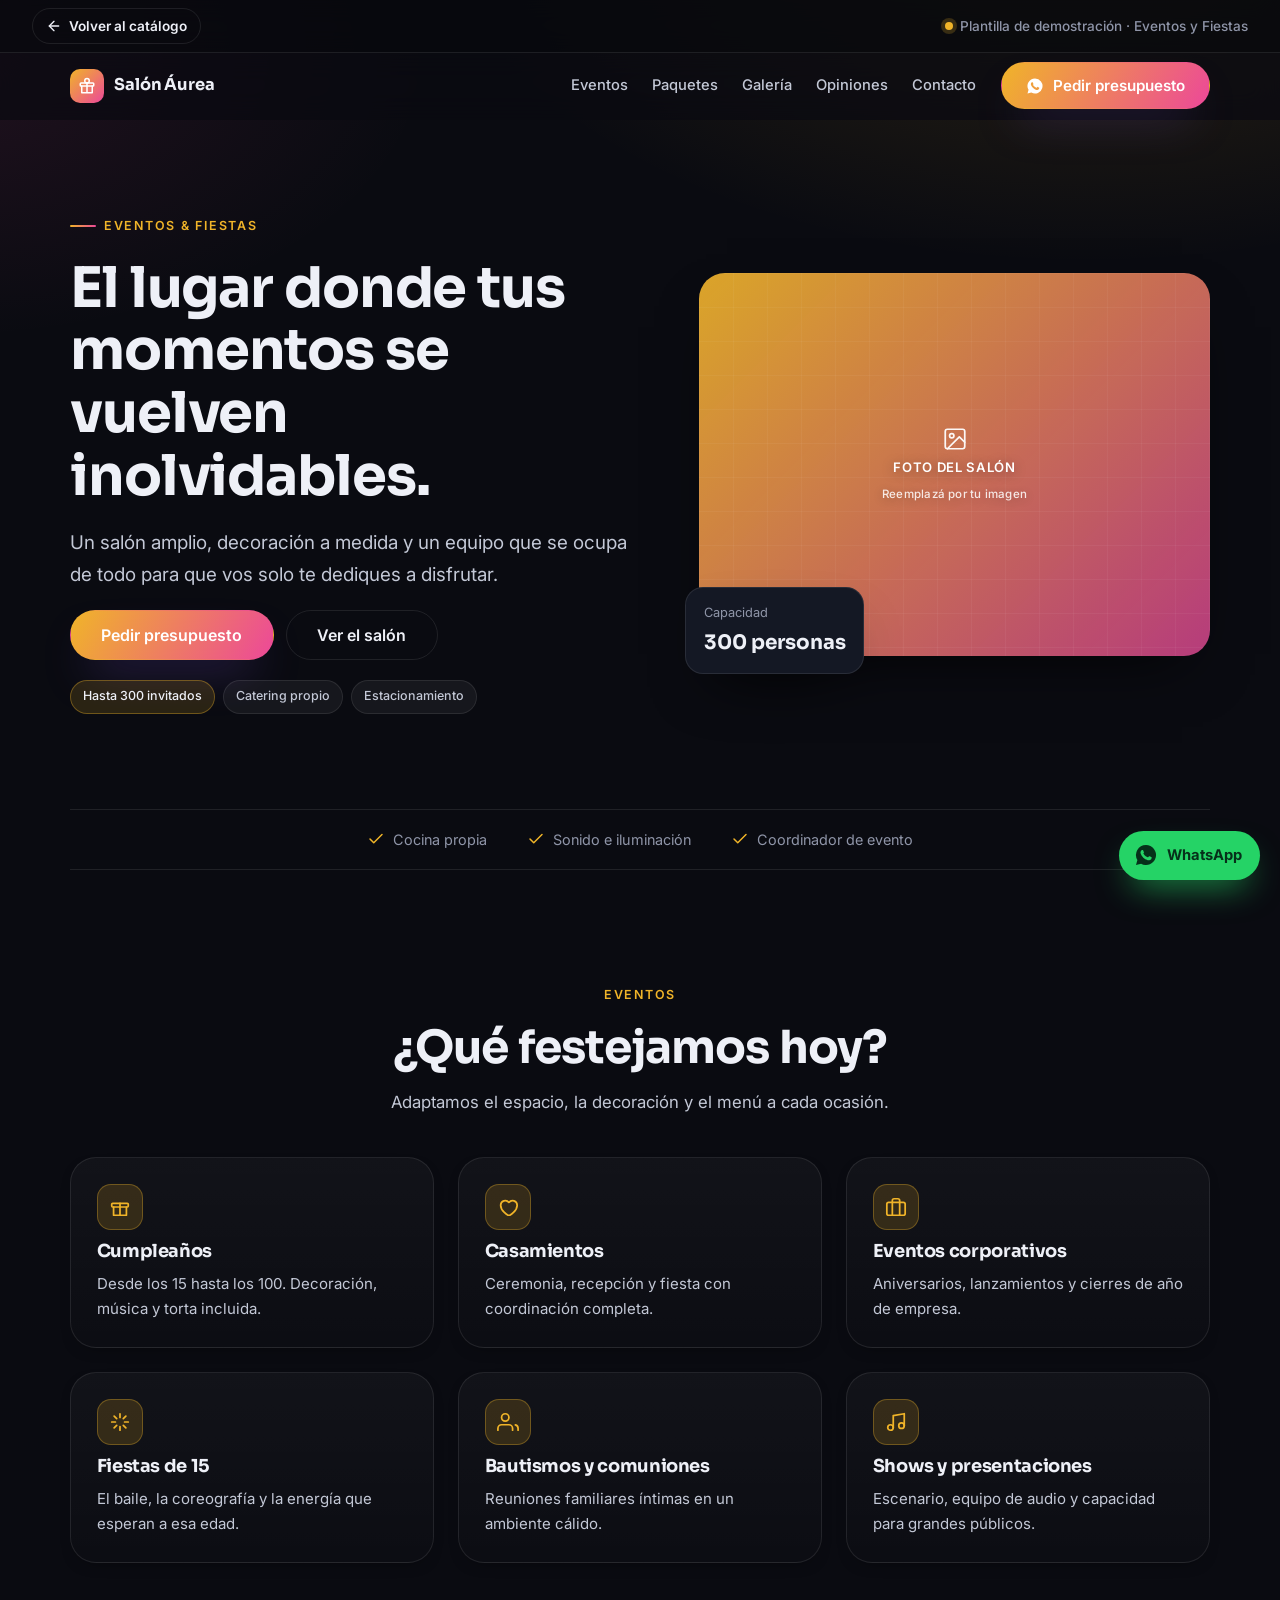
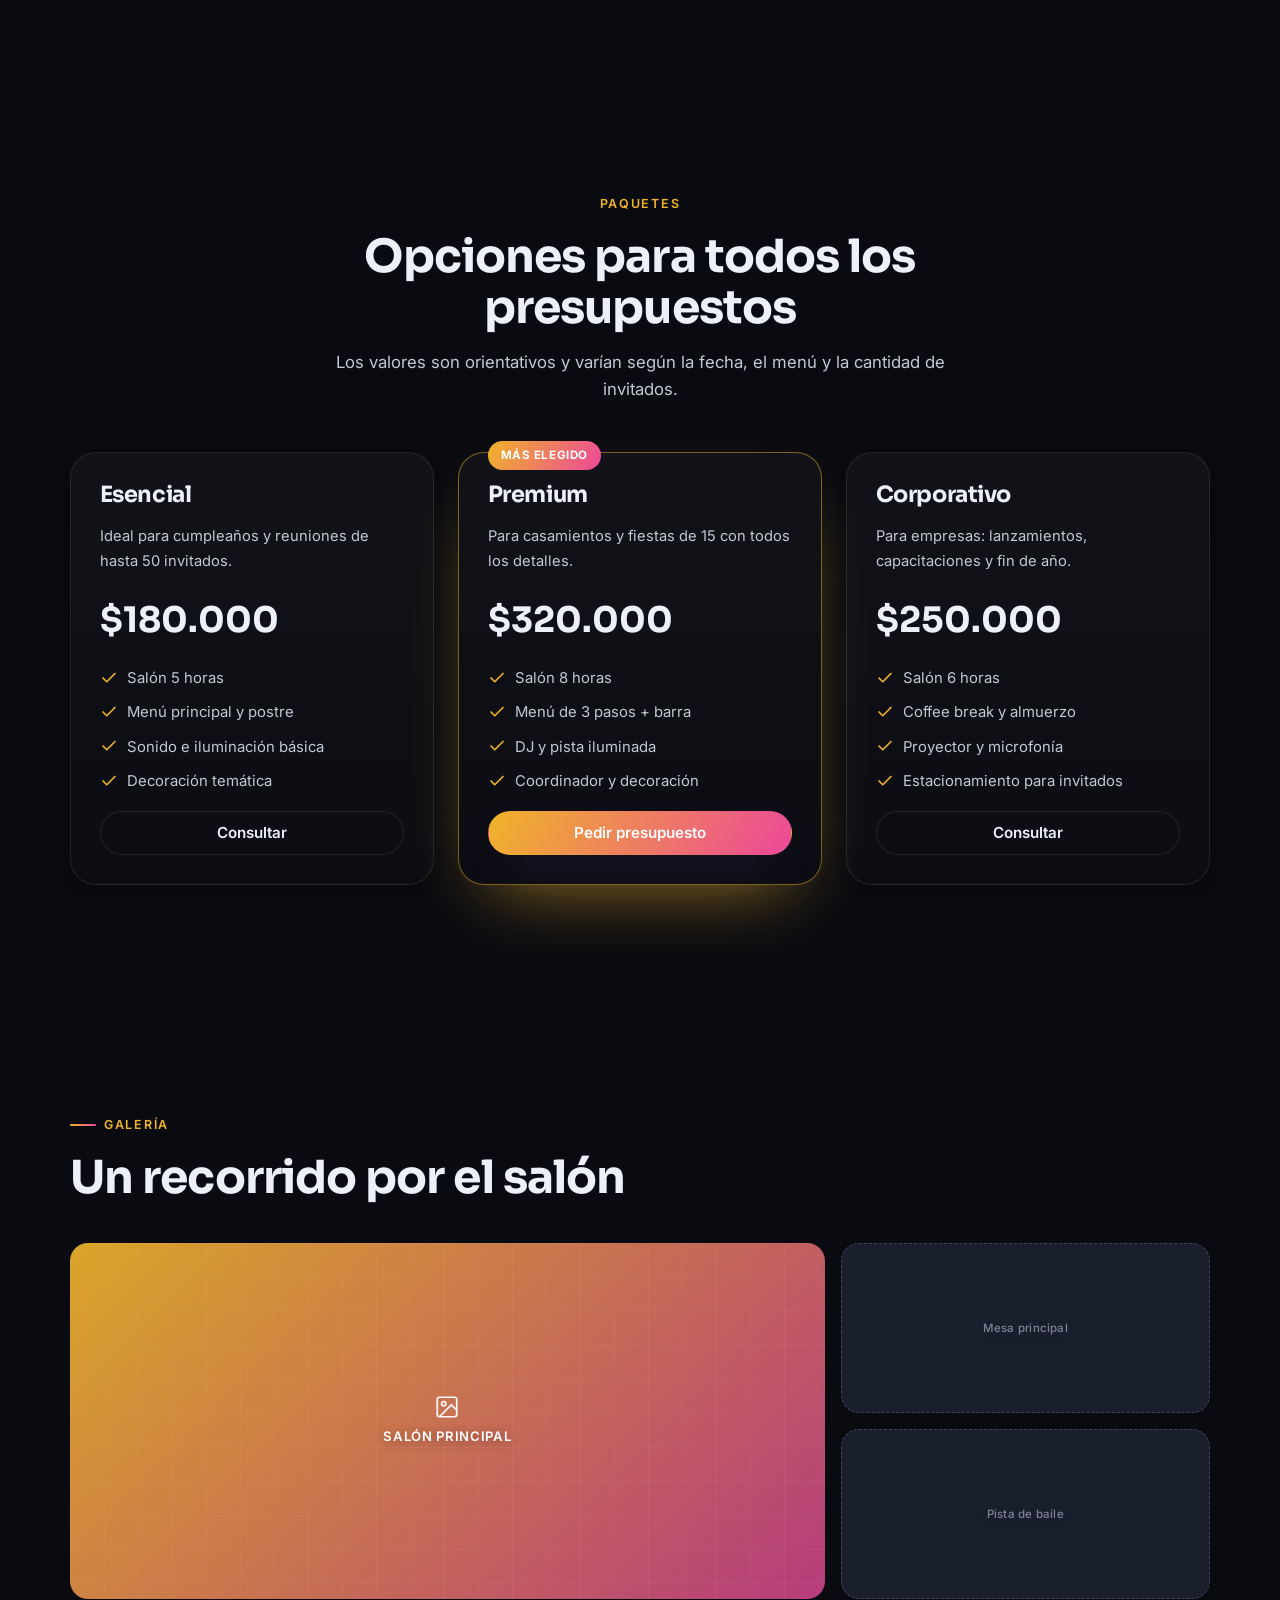
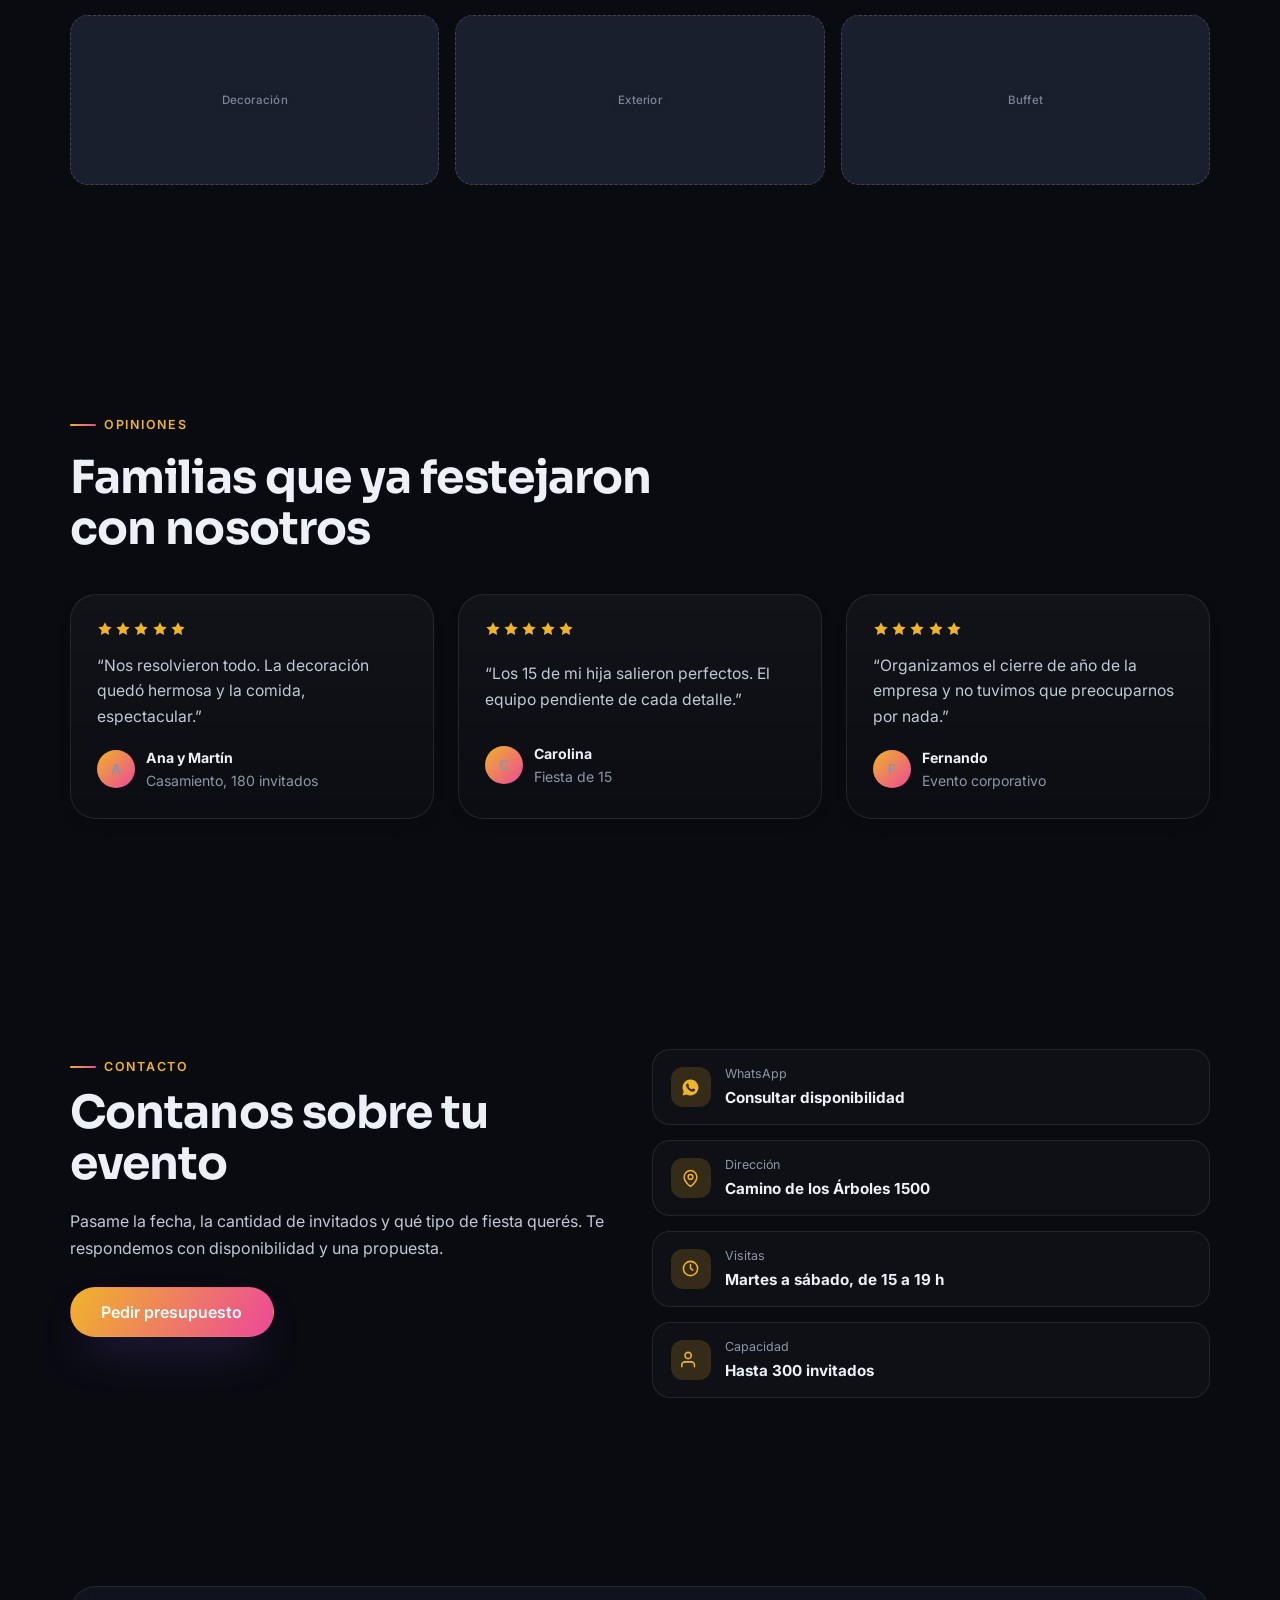
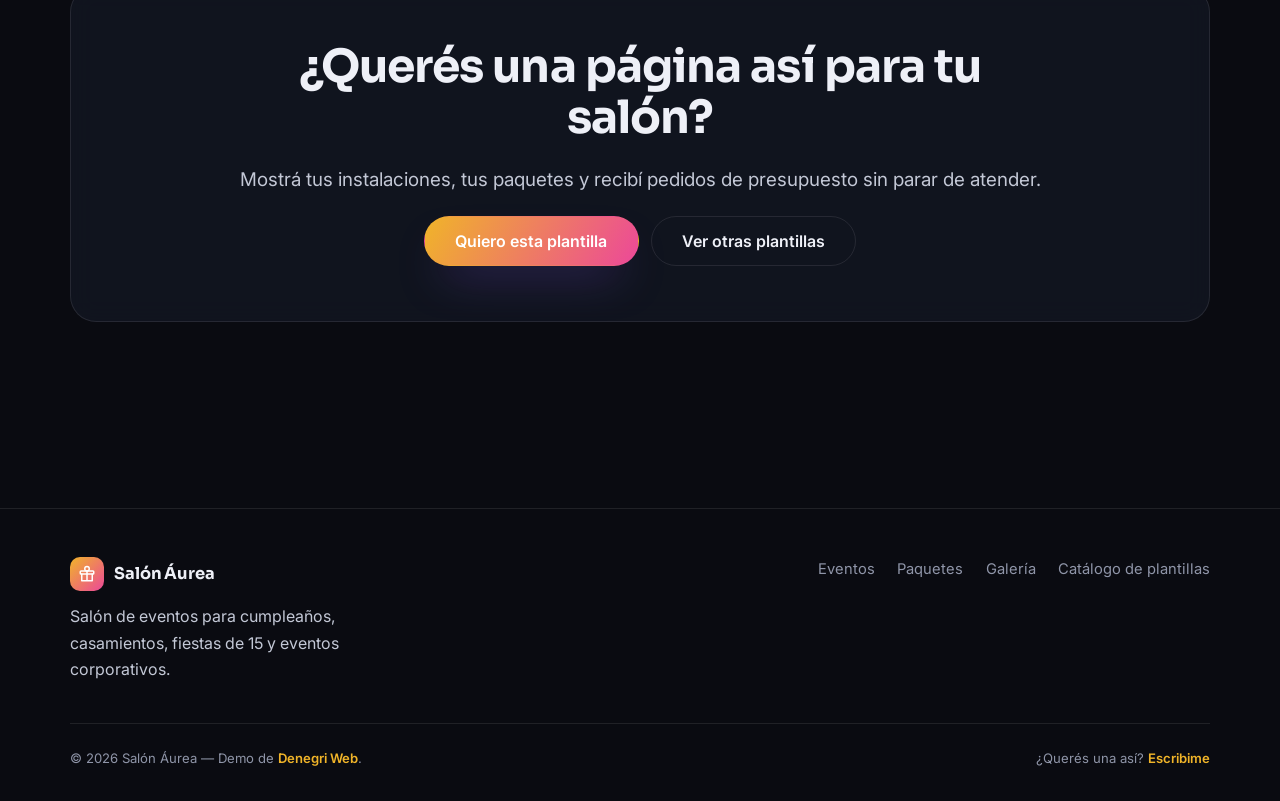
<file: demos/eventos.html>
<!DOCTYPE html>
<html lang="es">
<head>
  <meta charset="UTF-8" />
  <meta name="viewport" content="width=device-width, initial-scale=1.0" />
  <title>Salón Áurea — Eventos y Fiestas | Demo</title>
  <meta name="description" content="Plantilla de demostración para salones de eventos: tipos de evento, paquetes, galería y pedido de presupuesto." />
  <meta name="theme-color" content="#0a0b11" />
  <link rel="icon" type="image/svg+xml" href="../assets/img/favicon.svg" />
  <link rel="apple-touch-icon" href="../assets/img/favicon.svg" />

  <link rel="preconnect" href="https://fonts.googleapis.com" />
  <link rel="preconnect" href="https://fonts.gstatic.com" crossorigin />
  <link href="https://fonts.googleapis.com/css2?family=Sora:wght@500;600;700;800&family=Inter:wght@400;500;600;700&display=swap" rel="stylesheet" />

  <link rel="stylesheet" href="../assets/css/base.css" />
  <link rel="stylesheet" href="../assets/css/demo.css" />
</head>
<body data-accent="eventos">

  <div class="demo-bar">
    <a class="demo-bar__back" href="../index.html">
      <svg viewBox="0 0 24 24" fill="none" stroke="currentColor" stroke-width="2" stroke-linecap="round" stroke-linejoin="round" aria-hidden="true"><path d="M19 12H5"/><path d="m12 19-7-7 7-7"/></svg>
      Volver al catálogo
    </a>
    <span class="demo-bar__tag"><span class="demo-bar__dot"></span><span>Plantilla de demostración · Eventos y Fiestas</span></span>
  </div>

  <header class="demo-header" data-header>
    <div class="container demo-header__inner">
      <a class="brand" href="#inicio">
        <span class="brand__mark" aria-hidden="true"><svg viewBox="0 0 24 24" fill="none" stroke="currentColor" stroke-width="2" stroke-linecap="round" stroke-linejoin="round"><rect x="3" y="8" width="18" height="4" rx="1"/><path d="M5 12v9h14v-9M12 8v13"/><path d="M12 8a3 3 0 1 0-3-3c0 3 3 3 3 3Zm0 0a3 3 0 1 1 3-3c0 3-3 3-3 3Z"/></svg></span>
        <span>Salón Áurea</span>
      </a>

      <button class="menu-toggle" data-menu-toggle aria-expanded="false" aria-controls="demo-nav" aria-label="Abrir menú">
        <svg viewBox="0 0 24 24" fill="none" stroke="currentColor" stroke-width="2" stroke-linecap="round"><path d="M4 7h16M4 12h16M4 17h16"/></svg>
      </button>

      <nav class="demo-nav" id="demo-nav" data-menu aria-label="Navegación principal">
        <div class="demo-nav__links">
          <a href="#eventos">Eventos</a>
          <a href="#paquetes">Paquetes</a>
          <a href="#galeria">Galería</a>
          <a href="#opiniones">Opiniones</a>
          <a href="#contacto">Contacto</a>
        </div>
        <a class="btn btn--primary" data-config-href="whatsapp" data-wa="¡Hola! Me gustó la demo de Eventos y quiero una página así para mi negocio.">
          <svg viewBox="0 0 24 24" fill="currentColor" aria-hidden="true"><path d="M12 2a10 10 0 0 0-8.6 15.1L2 22l5.1-1.3A10 10 0 1 0 12 2Zm5.3 14.1c-.2.6-1.3 1.2-1.8 1.2-.5.1-1 .1-1.7-.1-.4-.1-.9-.3-1.6-.6-2.7-1.2-4.5-4-4.6-4.2-.1-.2-1.1-1.5-1.1-2.8s.7-2 .9-2.2c.2-.3.5-.3.7-.3h.5c.1 0 .4-.1.6.4l.7 1.7c.1.1.1.3 0 .5l-.3.4c-.1.1-.3.3-.1.6.2.3.8 1.3 1.7 2.1 1.2 1 2.1 1.3 2.4 1.5.3.1.4.1.6-.1l.8-.9c.2-.2.3-.2.6-.1l1.6.8c.2.1.4.2.4.3.1.1.1.6-.1 1.2Z"/></svg>
          Pedir presupuesto
        </a>
      </nav>
    </div>
  </header>

  <main>
    <!-- Hero -->
    <section class="demo-hero" id="inicio">
      <div class="container demo-hero__grid">
        <div class="demo-hero__copy reveal">
          <span class="eyebrow">Eventos &amp; Fiestas</span>
          <h1>El lugar donde tus momentos se vuelven inolvidables.</h1>
          <p class="lead">Un salón amplio, decoración a medida y un equipo que se ocupa de todo para que vos solo te dediques a disfrutar.</p>
          <div class="hero-actions">
            <a class="btn btn--primary btn--lg" data-config-href="whatsapp" data-wa="¡Hola! Quiero pedir un presupuesto en Salón Áurea.">Pedir presupuesto</a>
            <a class="btn btn--ghost btn--lg" href="#galeria">Ver el salón</a>
          </div>
          <div class="hero-tags">
            <span class="chip chip--accent">Hasta 300 invitados</span>
            <span class="chip">Catering propio</span>
            <span class="chip">Estacionamiento</span>
          </div>
        </div>
        <div class="hero-visual reveal" data-delay="2" aria-hidden="true">
          <div class="ph ph--4x3">
            <div class="ph__label">
              <svg viewBox="0 0 24 24" fill="none" stroke="currentColor" stroke-width="1.6" stroke-linecap="round" stroke-linejoin="round"><rect x="3" y="3" width="18" height="18" rx="2"/><circle cx="9" cy="9" r="2"/><path d="m21 15-5-5L5 21"/></svg>
              Foto del salón
              <small>Reemplazá por tu imagen</small>
            </div>
          </div>
          <div class="hero-float">
            <span>Capacidad</span>
            <strong>300 personas</strong>
          </div>
        </div>
      </div>
    </section>

    <div class="container">
      <div class="strip reveal">
        <span class="strip__item"><svg viewBox="0 0 24 24" fill="none" stroke="currentColor" stroke-width="2" stroke-linecap="round" stroke-linejoin="round"><path d="M20 6 9 17l-5-5"/></svg> Cocina propia</span>
        <span class="strip__item"><svg viewBox="0 0 24 24" fill="none" stroke="currentColor" stroke-width="2" stroke-linecap="round" stroke-linejoin="round"><path d="M20 6 9 17l-5-5"/></svg> Sonido e iluminación</span>
        <span class="strip__item"><svg viewBox="0 0 24 24" fill="none" stroke="currentColor" stroke-width="2" stroke-linecap="round" stroke-linejoin="round"><path d="M20 6 9 17l-5-5"/></svg> Coordinador de evento</span>
      </div>
    </div>

    <!-- Eventos -->
    <section class="section" id="eventos">
      <div class="container">
        <div class="section-head section-head--center reveal">
          <span class="eyebrow">Eventos</span>
          <h2>¿Qué festejamos hoy?</h2>
          <p>Adaptamos el espacio, la decoración y el menú a cada ocasión.</p>
        </div>

        <div class="grid grid--3" style="margin-top: 2.5rem">
          <div class="card feature-card reveal">
            <span class="feature-card__icon"><svg viewBox="0 0 24 24" fill="none" stroke="currentColor" stroke-width="1.9" stroke-linecap="round" stroke-linejoin="round"><rect x="3" y="8" width="18" height="4" rx="1"/><path d="M5 12v9h14v-9M12 8v13"/></svg></span>
            <h3>Cumpleaños</h3>
            <p>Desde los 15 hasta los 100. Decoración, música y torta incluida.</p>
          </div>
          <div class="card feature-card reveal" data-delay="1">
            <span class="feature-card__icon"><svg viewBox="0 0 24 24" fill="none" stroke="currentColor" stroke-width="1.9" stroke-linecap="round" stroke-linejoin="round"><path d="M12 21s-8-4.6-8-11a5 5 0 0 1 9-3 5 5 0 0 1 9 3c0 6.4-8 11-8 11Z"/></svg></span>
            <h3>Casamientos</h3>
            <p>Ceremonia, recepción y fiesta con coordinación completa.</p>
          </div>
          <div class="card feature-card reveal" data-delay="2">
            <span class="feature-card__icon"><svg viewBox="0 0 24 24" fill="none" stroke="currentColor" stroke-width="1.9" stroke-linecap="round" stroke-linejoin="round"><rect x="2" y="7" width="20" height="14" rx="2"/><path d="M16 21V5a2 2 0 0 0-2-2h-4a2 2 0 0 0-2 2v16"/></svg></span>
            <h3>Eventos corporativos</h3>
            <p>Aniversarios, lanzamientos y cierres de año de empresa.</p>
          </div>
          <div class="card feature-card reveal">
            <span class="feature-card__icon"><svg viewBox="0 0 24 24" fill="none" stroke="currentColor" stroke-width="1.9" stroke-linecap="round" stroke-linejoin="round"><path d="M12 3v4M12 17v4M3 12h4M17 12h4M5.6 5.6l2.8 2.8M15.6 15.6l2.8 2.8M18.4 5.6l-2.8 2.8M8.4 15.6l-2.8 2.8"/></svg></span>
            <h3>Fiestas de 15</h3>
            <p>El baile, la coreografía y la energía que esperan a esa edad.</p>
          </div>
          <div class="card feature-card reveal" data-delay="1">
            <span class="feature-card__icon"><svg viewBox="0 0 24 24" fill="none" stroke="currentColor" stroke-width="1.9" stroke-linecap="round" stroke-linejoin="round"><path d="M17 21v-2a4 4 0 0 0-4-4H5a4 4 0 0 0-4 4v2"/><circle cx="9" cy="7" r="4"/><path d="M23 21v-2a4 4 0 0 0-3-3.87"/></svg></span>
            <h3>Bautismos y comuniones</h3>
            <p>Reuniones familiares íntimas en un ambiente cálido.</p>
          </div>
          <div class="card feature-card reveal" data-delay="2">
            <span class="feature-card__icon"><svg viewBox="0 0 24 24" fill="none" stroke="currentColor" stroke-width="1.9" stroke-linecap="round" stroke-linejoin="round"><path d="M9 18V5l12-2v13"/><circle cx="6" cy="18" r="3"/><circle cx="18" cy="16" r="3"/></svg></span>
            <h3>Shows y presentaciones</h3>
            <p>Escenario, equipo de audio y capacidad para grandes públicos.</p>
          </div>
        </div>
      </div>
    </section>

    <!-- Paquetes -->
    <section class="section" id="paquetes">
      <div class="container">
        <div class="section-head section-head--center reveal">
          <span class="eyebrow">Paquetes</span>
          <h2>Opciones para todos los presupuestos</h2>
          <p>Los valores son orientativos y varían según la fecha, el menú y la cantidad de invitados.</p>
        </div>

        <div class="grid grid--3" style="margin-top: 3rem">
          <div class="card plan reveal">
            <div class="plan__head"><h3>Esencial</h3></div>
            <p class="lead" style="font-size: 0.92rem">Ideal para cumpleaños y reuniones de hasta 50 invitados.</p>
            <div class="plan__price"><strong>$180.000</strong></div>
            <ul>
              <li><svg viewBox="0 0 24 24" fill="none" stroke="currentColor" stroke-width="2.2" stroke-linecap="round" stroke-linejoin="round"><path d="M20 6 9 17l-5-5"/></svg> Salón 5 horas</li>
              <li><svg viewBox="0 0 24 24" fill="none" stroke="currentColor" stroke-width="2.2" stroke-linecap="round" stroke-linejoin="round"><path d="M20 6 9 17l-5-5"/></svg> Menú principal y postre</li>
              <li><svg viewBox="0 0 24 24" fill="none" stroke="currentColor" stroke-width="2.2" stroke-linecap="round" stroke-linejoin="round"><path d="M20 6 9 17l-5-5"/></svg> Sonido e iluminación básica</li>
              <li><svg viewBox="0 0 24 24" fill="none" stroke="currentColor" stroke-width="2.2" stroke-linecap="round" stroke-linejoin="round"><path d="M20 6 9 17l-5-5"/></svg> Decoración temática</li>
            </ul>
            <a class="btn btn--ghost btn--block" data-config-href="whatsapp" data-wa="¡Hola! Quiero info del paquete Esencial.">Consultar</a>
          </div>

          <div class="card plan plan--featured reveal" data-delay="1">
            <span class="plan__badge">Más elegido</span>
            <div class="plan__head"><h3>Premium</h3></div>
            <p class="lead" style="font-size: 0.92rem">Para casamientos y fiestas de 15 con todos los detalles.</p>
            <div class="plan__price"><strong>$320.000</strong></div>
            <ul>
              <li><svg viewBox="0 0 24 24" fill="none" stroke="currentColor" stroke-width="2.2" stroke-linecap="round" stroke-linejoin="round"><path d="M20 6 9 17l-5-5"/></svg> Salón 8 horas</li>
              <li><svg viewBox="0 0 24 24" fill="none" stroke="currentColor" stroke-width="2.2" stroke-linecap="round" stroke-linejoin="round"><path d="M20 6 9 17l-5-5"/></svg> Menú de 3 pasos + barra</li>
              <li><svg viewBox="0 0 24 24" fill="none" stroke="currentColor" stroke-width="2.2" stroke-linecap="round" stroke-linejoin="round"><path d="M20 6 9 17l-5-5"/></svg> DJ y pista iluminada</li>
              <li><svg viewBox="0 0 24 24" fill="none" stroke="currentColor" stroke-width="2.2" stroke-linecap="round" stroke-linejoin="round"><path d="M20 6 9 17l-5-5"/></svg> Coordinador y decoración</li>
            </ul>
            <a class="btn btn--primary btn--block" data-config-href="whatsapp" data-wa="¡Hola! Quiero info del paquete Premium.">Pedir presupuesto</a>
          </div>

          <div class="card plan reveal" data-delay="2">
            <div class="plan__head"><h3>Corporativo</h3></div>
            <p class="lead" style="font-size: 0.92rem">Para empresas: lanzamientos, capacitaciones y fin de año.</p>
            <div class="plan__price"><strong>$250.000</strong></div>
            <ul>
              <li><svg viewBox="0 0 24 24" fill="none" stroke="currentColor" stroke-width="2.2" stroke-linecap="round" stroke-linejoin="round"><path d="M20 6 9 17l-5-5"/></svg> Salón 6 horas</li>
              <li><svg viewBox="0 0 24 24" fill="none" stroke="currentColor" stroke-width="2.2" stroke-linecap="round" stroke-linejoin="round"><path d="M20 6 9 17l-5-5"/></svg> Coffee break y almuerzo</li>
              <li><svg viewBox="0 0 24 24" fill="none" stroke="currentColor" stroke-width="2.2" stroke-linecap="round" stroke-linejoin="round"><path d="M20 6 9 17l-5-5"/></svg> Proyector y microfonía</li>
              <li><svg viewBox="0 0 24 24" fill="none" stroke="currentColor" stroke-width="2.2" stroke-linecap="round" stroke-linejoin="round"><path d="M20 6 9 17l-5-5"/></svg> Estacionamiento para invitados</li>
            </ul>
            <a class="btn btn--ghost btn--block" data-config-href="whatsapp" data-wa="¡Hola! Quiero info del paquete Corporativo.">Consultar</a>
          </div>
        </div>
      </div>
    </section>

    <!-- Galería -->
    <section class="section" id="galeria">
      <div class="container">
        <div class="section-head reveal">
          <span class="eyebrow">Galería</span>
          <h2>Un recorrido por el salón</h2>
        </div>
        <div class="gallery reveal" style="margin-top: 2.5rem">
          <div class="ph"><div class="ph__label"><svg viewBox="0 0 24 24" fill="none" stroke="currentColor" stroke-width="1.6"><rect x="3" y="3" width="18" height="18" rx="2"/><circle cx="9" cy="9" r="2"/><path d="m21 15-5-5L5 21"/></svg>Salón principal</div></div>
          <div class="ph ph--soft"><div class="ph__label"><small>Mesa principal</small></div></div>
          <div class="ph ph--soft"><div class="ph__label"><small>Pista de baile</small></div></div>
          <div class="ph ph--soft"><div class="ph__label"><small>Decoración</small></div></div>
          <div class="ph ph--soft"><div class="ph__label"><small>Exterior</small></div></div>
          <div class="ph ph--soft"><div class="ph__label"><small>Buffet</small></div></div>
        </div>
      </div>
    </section>

    <!-- Opiniones -->
    <section class="section" id="opiniones">
      <div class="container">
        <div class="section-head reveal">
          <span class="eyebrow">Opiniones</span>
          <h2>Familias que ya festejaron con nosotros</h2>
        </div>
        <div class="grid grid--3" style="margin-top: 2.5rem">
          <div class="card quote-card reveal">
            <div class="quote-card__stars" aria-label="5 estrellas">
              <svg viewBox="0 0 24 24" fill="currentColor"><path d="m12 2 3.1 6.3 6.9 1-5 4.9 1.2 6.8L12 17.8 5.8 21l1.2-6.8-5-4.9 6.9-1z"/></svg>
              <svg viewBox="0 0 24 24" fill="currentColor"><path d="m12 2 3.1 6.3 6.9 1-5 4.9 1.2 6.8L12 17.8 5.8 21l1.2-6.8-5-4.9 6.9-1z"/></svg>
              <svg viewBox="0 0 24 24" fill="currentColor"><path d="m12 2 3.1 6.3 6.9 1-5 4.9 1.2 6.8L12 17.8 5.8 21l1.2-6.8-5-4.9 6.9-1z"/></svg>
              <svg viewBox="0 0 24 24" fill="currentColor"><path d="m12 2 3.1 6.3 6.9 1-5 4.9 1.2 6.8L12 17.8 5.8 21l1.2-6.8-5-4.9 6.9-1z"/></svg>
              <svg viewBox="0 0 24 24" fill="currentColor"><path d="m12 2 3.1 6.3 6.9 1-5 4.9 1.2 6.8L12 17.8 5.8 21l1.2-6.8-5-4.9 6.9-1z"/></svg>
            </div>
            <blockquote>“Nos resolvieron todo. La decoración quedó hermosa y la comida, espectacular.”</blockquote>
            <div class="quote-card__author"><span class="quote-card__avatar">A</span><div><strong>Ana y Martín</strong><br /><span>Casamiento, 180 invitados</span></div></div>
          </div>
          <div class="card quote-card reveal" data-delay="1">
            <div class="quote-card__stars" aria-label="5 estrellas">
              <svg viewBox="0 0 24 24" fill="currentColor"><path d="m12 2 3.1 6.3 6.9 1-5 4.9 1.2 6.8L12 17.8 5.8 21l1.2-6.8-5-4.9 6.9-1z"/></svg>
              <svg viewBox="0 0 24 24" fill="currentColor"><path d="m12 2 3.1 6.3 6.9 1-5 4.9 1.2 6.8L12 17.8 5.8 21l1.2-6.8-5-4.9 6.9-1z"/></svg>
              <svg viewBox="0 0 24 24" fill="currentColor"><path d="m12 2 3.1 6.3 6.9 1-5 4.9 1.2 6.8L12 17.8 5.8 21l1.2-6.8-5-4.9 6.9-1z"/></svg>
              <svg viewBox="0 0 24 24" fill="currentColor"><path d="m12 2 3.1 6.3 6.9 1-5 4.9 1.2 6.8L12 17.8 5.8 21l1.2-6.8-5-4.9 6.9-1z"/></svg>
              <svg viewBox="0 0 24 24" fill="currentColor"><path d="m12 2 3.1 6.3 6.9 1-5 4.9 1.2 6.8L12 17.8 5.8 21l1.2-6.8-5-4.9 6.9-1z"/></svg>
            </div>
            <blockquote>“Los 15 de mi hija salieron perfectos. El equipo pendiente de cada detalle.”</blockquote>
            <div class="quote-card__author"><span class="quote-card__avatar">C</span><div><strong>Carolina</strong><br /><span>Fiesta de 15</span></div></div>
          </div>
          <div class="card quote-card reveal" data-delay="2">
            <div class="quote-card__stars" aria-label="5 estrellas">
              <svg viewBox="0 0 24 24" fill="currentColor"><path d="m12 2 3.1 6.3 6.9 1-5 4.9 1.2 6.8L12 17.8 5.8 21l1.2-6.8-5-4.9 6.9-1z"/></svg>
              <svg viewBox="0 0 24 24" fill="currentColor"><path d="m12 2 3.1 6.3 6.9 1-5 4.9 1.2 6.8L12 17.8 5.8 21l1.2-6.8-5-4.9 6.9-1z"/></svg>
              <svg viewBox="0 0 24 24" fill="currentColor"><path d="m12 2 3.1 6.3 6.9 1-5 4.9 1.2 6.8L12 17.8 5.8 21l1.2-6.8-5-4.9 6.9-1z"/></svg>
              <svg viewBox="0 0 24 24" fill="currentColor"><path d="m12 2 3.1 6.3 6.9 1-5 4.9 1.2 6.8L12 17.8 5.8 21l1.2-6.8-5-4.9 6.9-1z"/></svg>
              <svg viewBox="0 0 24 24" fill="currentColor"><path d="m12 2 3.1 6.3 6.9 1-5 4.9 1.2 6.8L12 17.8 5.8 21l1.2-6.8-5-4.9 6.9-1z"/></svg>
            </div>
            <blockquote>“Organizamos el cierre de año de la empresa y no tuvimos que preocuparnos por nada.”</blockquote>
            <div class="quote-card__author"><span class="quote-card__avatar">F</span><div><strong>Fernando</strong><br /><span>Evento corporativo</span></div></div>
          </div>
        </div>
      </div>
    </section>

    <!-- Contacto -->
    <section class="section" id="contacto">
      <div class="container grid grid--2">
        <div class="reveal">
          <span class="eyebrow">Contacto</span>
          <h2 style="margin: 0.6rem 0 1.2rem">Contanos sobre tu evento</h2>
          <p>Pasame la fecha, la cantidad de invitados y qué tipo de fiesta querés. Te respondemos con disponibilidad y una propuesta.</p>
          <div class="hero-actions" style="margin-top: 1.6rem">
            <a class="btn btn--primary btn--lg" data-config-href="whatsapp" data-wa="¡Hola! Quiero pedir un presupuesto para mi evento.">Pedir presupuesto</a>
          </div>
        </div>

        <div class="contact-list reveal" data-delay="1">
          <a data-config-href="whatsapp" data-wa="¡Hola! Quiero consultar disponibilidad en Salón Áurea.">
            <span class="contact-list__icon" aria-hidden="true"><svg viewBox="0 0 24 24" fill="currentColor"><path d="M12 2a10 10 0 0 0-8.6 15.1L2 22l5.1-1.3A10 10 0 1 0 12 2Zm5.3 14.1c-.2.6-1.3 1.2-1.8 1.2-.5.1-1 .1-1.7-.1-.4-.1-.9-.3-1.6-.6-2.7-1.2-4.5-4-4.6-4.2-.1-.2-1.1-1.5-1.1-2.8s.7-2 .9-2.2c.2-.3.5-.3.7-.3h.5c.1 0 .4-.1.6.4l.7 1.7c.1.1.1.3 0 .5l-.3.4c-.1.1-.3.3-.1.6.2.3.8 1.3 1.7 2.1 1.2 1 2.1 1.3 2.4 1.5.3.1.4.1.6-.1l.8-.9c.2-.2.3-.2.6-.1l1.6.8c.2.1.4.2.4.3.1.1.1.6-.1 1.2Z"/></svg></span>
            <span class="contact-list__text"><small>WhatsApp</small><strong>Consultar disponibilidad</strong></span>
          </a>
          <div class="contact-row">
            <span class="contact-list__icon" aria-hidden="true"><svg viewBox="0 0 24 24" fill="none" stroke="currentColor" stroke-width="1.9" stroke-linecap="round" stroke-linejoin="round"><path d="M20 10c0 6-8 12-8 12s-8-6-8-12a8 8 0 0 1 16 0Z"/><circle cx="12" cy="10" r="3"/></svg></span>
            <span class="contact-list__text"><small>Dirección</small><strong>Camino de los Árboles 1500</strong></span>
          </div>
          <div class="contact-row">
            <span class="contact-list__icon" aria-hidden="true"><svg viewBox="0 0 24 24" fill="none" stroke="currentColor" stroke-width="1.9" stroke-linecap="round" stroke-linejoin="round"><circle cx="12" cy="12" r="9"/><path d="M12 7v5l3 2"/></svg></span>
            <span class="contact-list__text"><small>Visitas</small><strong>Martes a sábado, de 15 a 19 h</strong></span>
          </div>
          <div class="contact-row">
            <span class="contact-list__icon" aria-hidden="true"><svg viewBox="0 0 24 24" fill="none" stroke="currentColor" stroke-width="1.9" stroke-linecap="round" stroke-linejoin="round"><path d="M17 21v-2a4 4 0 0 0-4-4H5a4 4 0 0 0-4 4v2"/><circle cx="9" cy="7" r="4"/></svg></span>
            <span class="contact-list__text"><small>Capacidad</small><strong>Hasta 300 invitados</strong></span>
          </div>
        </div>
      </div>
    </section>

    <section class="section--tight">
      <div class="container">
        <div class="panel cta-band reveal">
          <h2>¿Querés una página así para tu salón?</h2>
          <p class="lead">Mostrá tus instalaciones, tus paquetes y recibí pedidos de presupuesto sin parar de atender.</p>
          <div class="hero-actions">
            <a class="btn btn--primary btn--lg" data-config-href="whatsapp" data-wa="¡Hola! Quiero una página como la demo de Eventos.">Quiero esta plantilla</a>
            <a class="btn btn--ghost btn--lg" href="../index.html">Ver otras plantillas</a>
          </div>
        </div>
      </div>
    </section>
  </main>

  <footer class="site-footer">
    <div class="container">
      <div class="footer-grid">
        <div class="footer-brand">
          <a class="brand" href="#inicio">
            <span class="brand__mark" aria-hidden="true"><svg viewBox="0 0 24 24" fill="none" stroke="currentColor" stroke-width="2" stroke-linecap="round" stroke-linejoin="round"><rect x="3" y="8" width="18" height="4" rx="1"/><path d="M5 12v9h14v-9M12 8v13"/><path d="M12 8a3 3 0 1 0-3-3c0 3 3 3 3 3Zm0 0a3 3 0 1 1 3-3c0 3-3 3-3 3Z"/></svg></span>
            <span>Salón Áurea</span>
          </a>
          <p>Salón de eventos para cumpleaños, casamientos, fiestas de 15 y eventos corporativos.</p>
        </div>
        <nav class="footer-links" aria-label="Enlaces del pie">
          <a href="#eventos">Eventos</a>
          <a href="#paquetes">Paquetes</a>
          <a href="#galeria">Galería</a>
          <a href="../index.html">Catálogo de plantillas</a>
        </nav>
      </div>
      <div class="footer-bottom">
        <span>© <span data-year>2026</span> Salón Áurea — Demo de <a href="../index.html" style="color: var(--accent); font-weight: 600">Denegri Web</a>.</span>
        <span>¿Querés una así? <a data-config-href="whatsapp" data-wa="¡Hola! Vi la demo de Eventos." style="color: var(--accent); font-weight: 600">Escribime</a></span>
      </div>
    </div>
  </footer>

  <a class="wa-float" data-config-href="whatsapp" data-wa="¡Hola! Me gustó la demo de Eventos y quiero una página así." aria-label="Escribinos por WhatsApp">
    <svg viewBox="0 0 24 24" fill="currentColor" aria-hidden="true"><path d="M12 2a10 10 0 0 0-8.6 15.1L2 22l5.1-1.3A10 10 0 1 0 12 2Zm5.3 14.1c-.2.6-1.3 1.2-1.8 1.2-.5.1-1 .1-1.7-.1-.4-.1-.9-.3-1.6-.6-2.7-1.2-4.5-4-4.6-4.2-.1-.2-1.1-1.5-1.1-2.8s.7-2 .9-2.2c.2-.3.5-.3.7-.3h.5c.1 0 .4-.1.6.4l.7 1.7c.1.1.1.3 0 .5l-.3.4c-.1.1-.3.3-.1.6.2.3.8 1.3 1.7 2.1 1.2 1 2.1 1.3 2.4 1.5.3.1.4.1.6-.1l.8-.9c.2-.2.3-.2.6-.1l1.6.8c.2.1.4.2.4.3.1.1.1.6-.1 1.2Z"/></svg>
    <span>WhatsApp</span>
  </a>

  <script src="../assets/js/config.js"></script>
  <script src="../assets/js/main.js"></script>
</body>
</html>
</file>
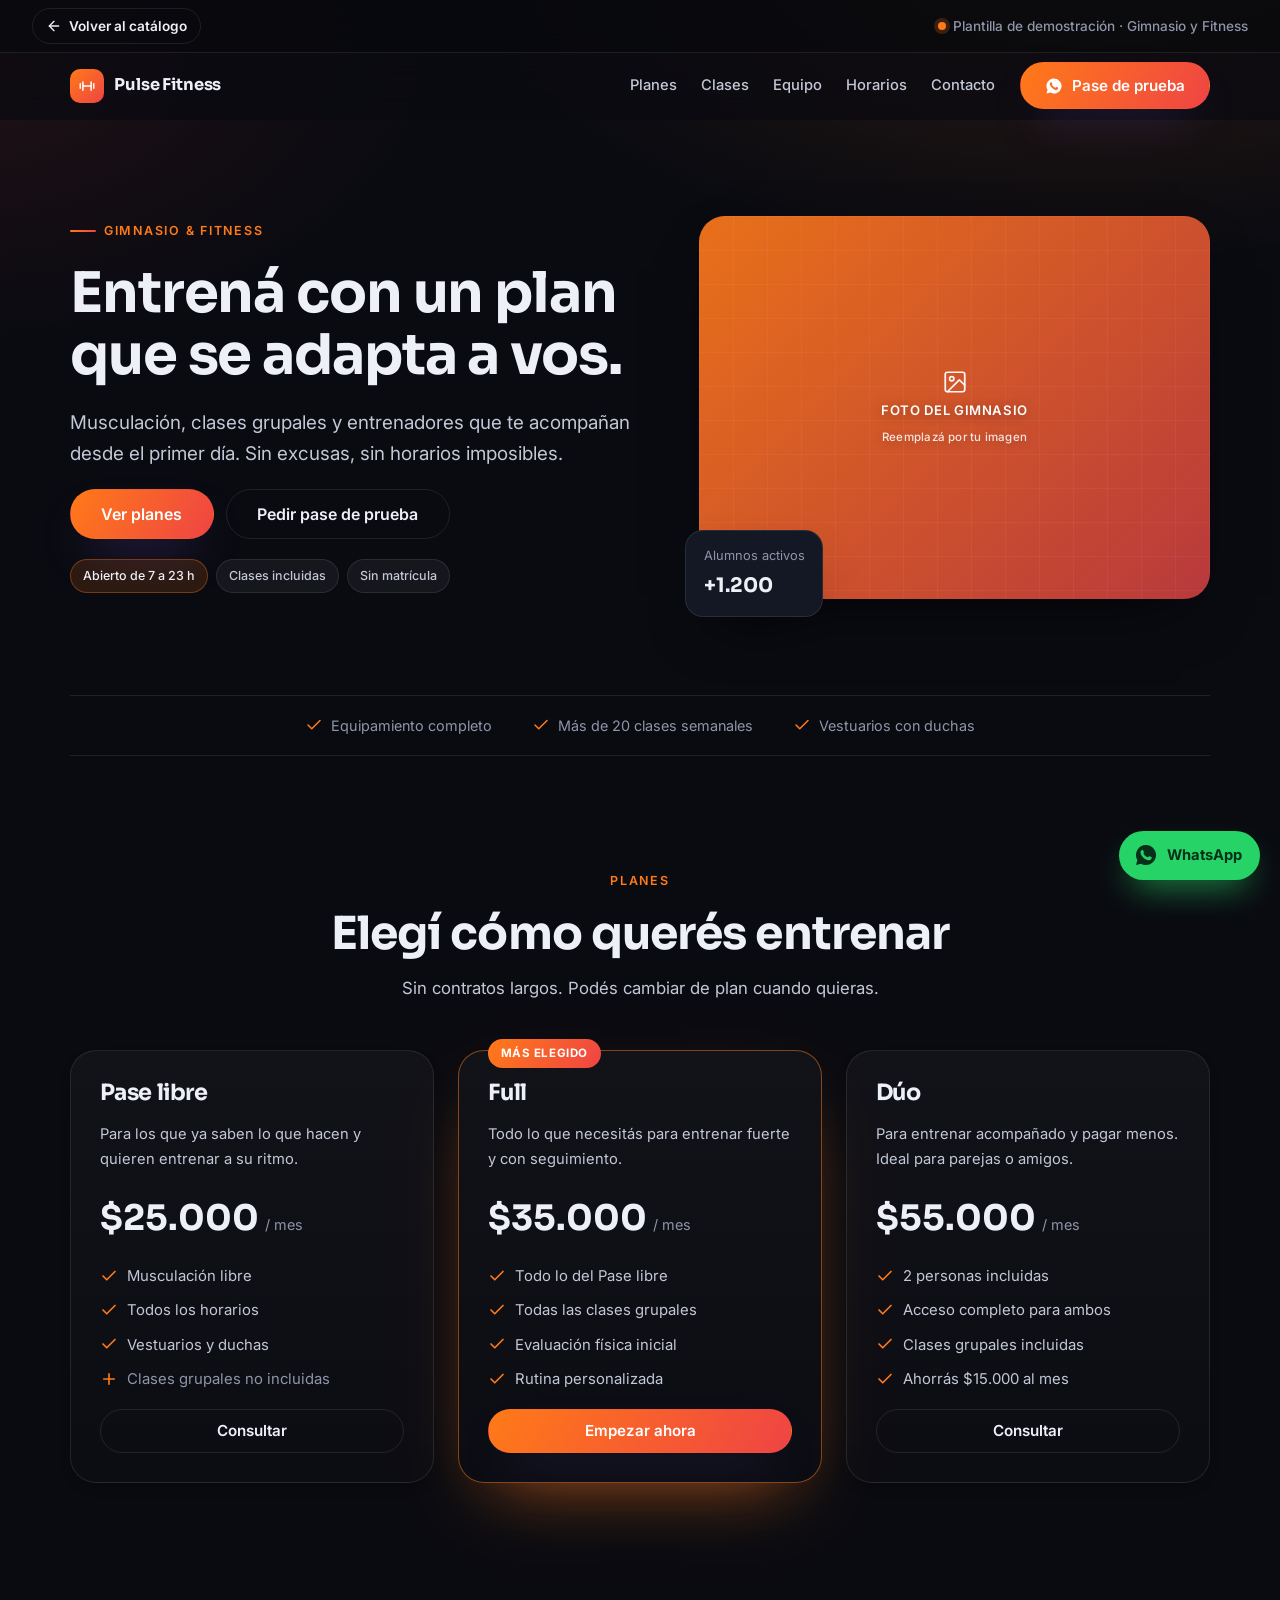
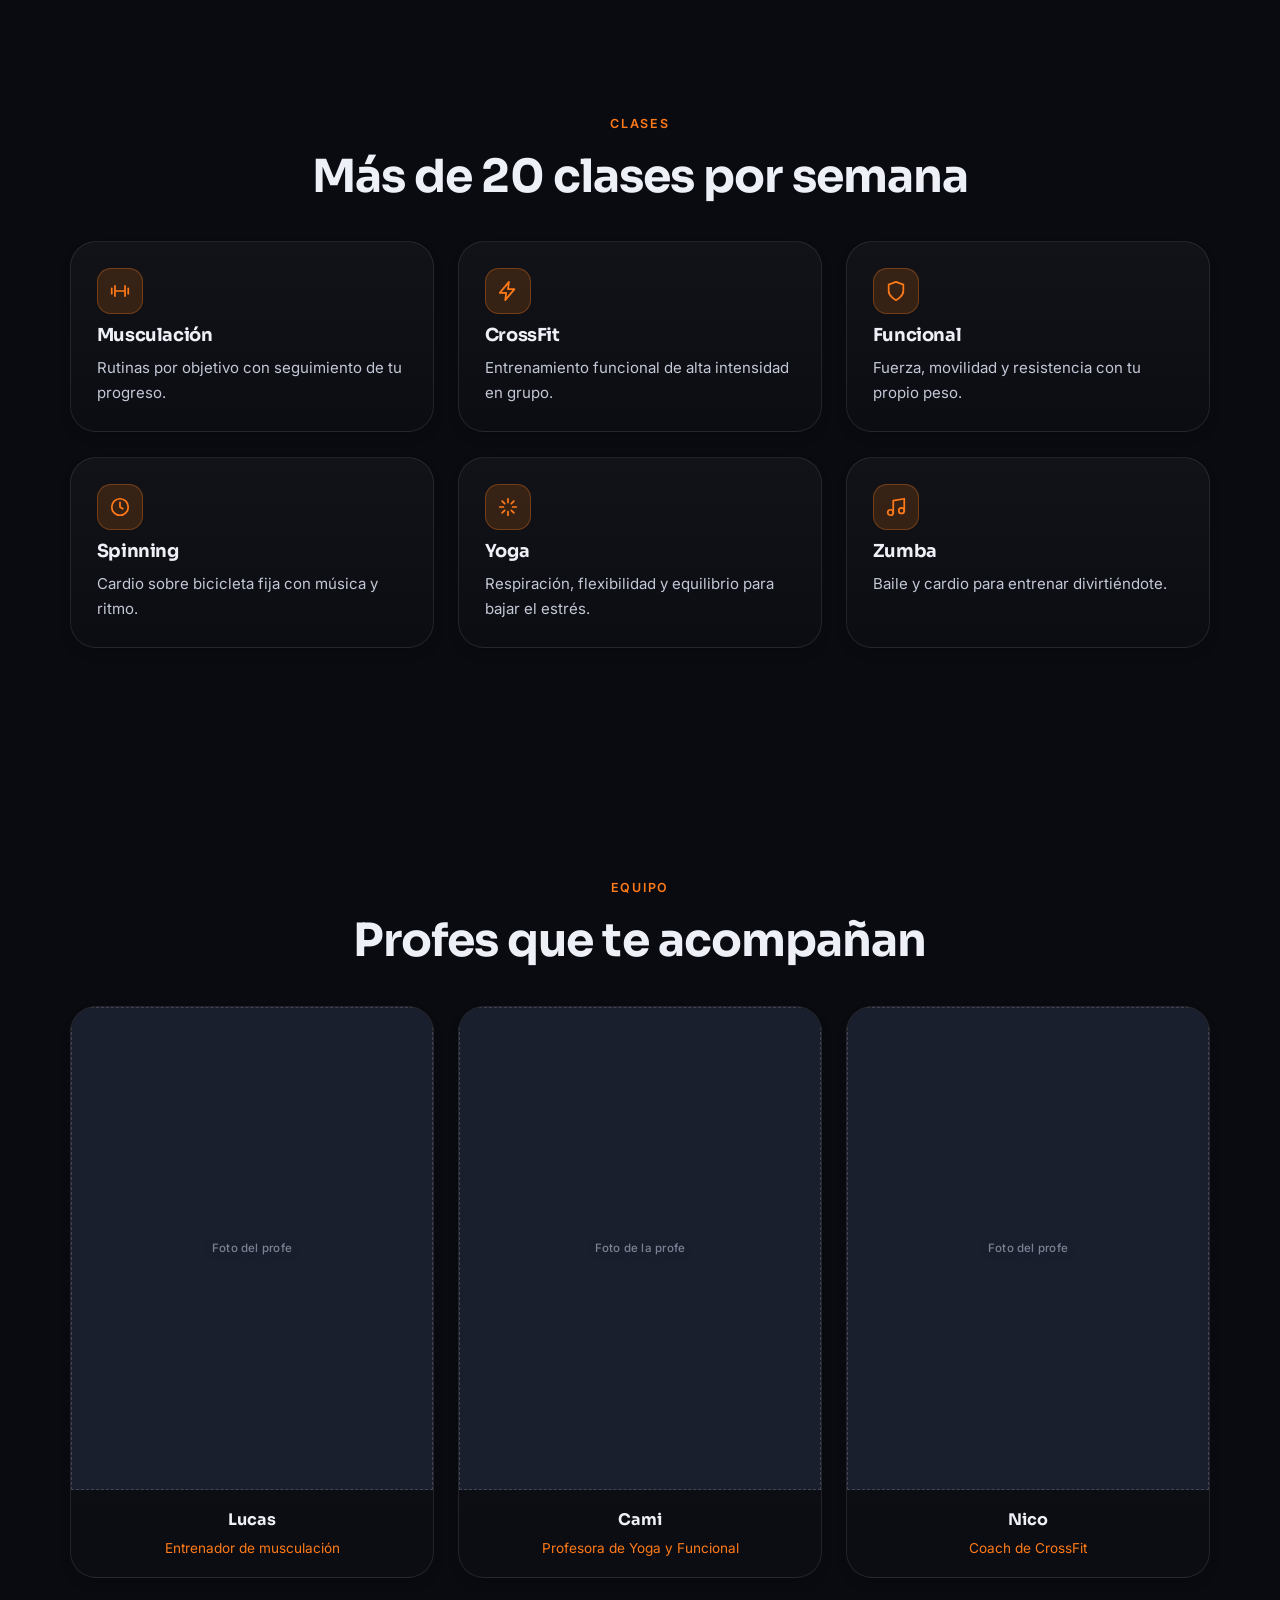
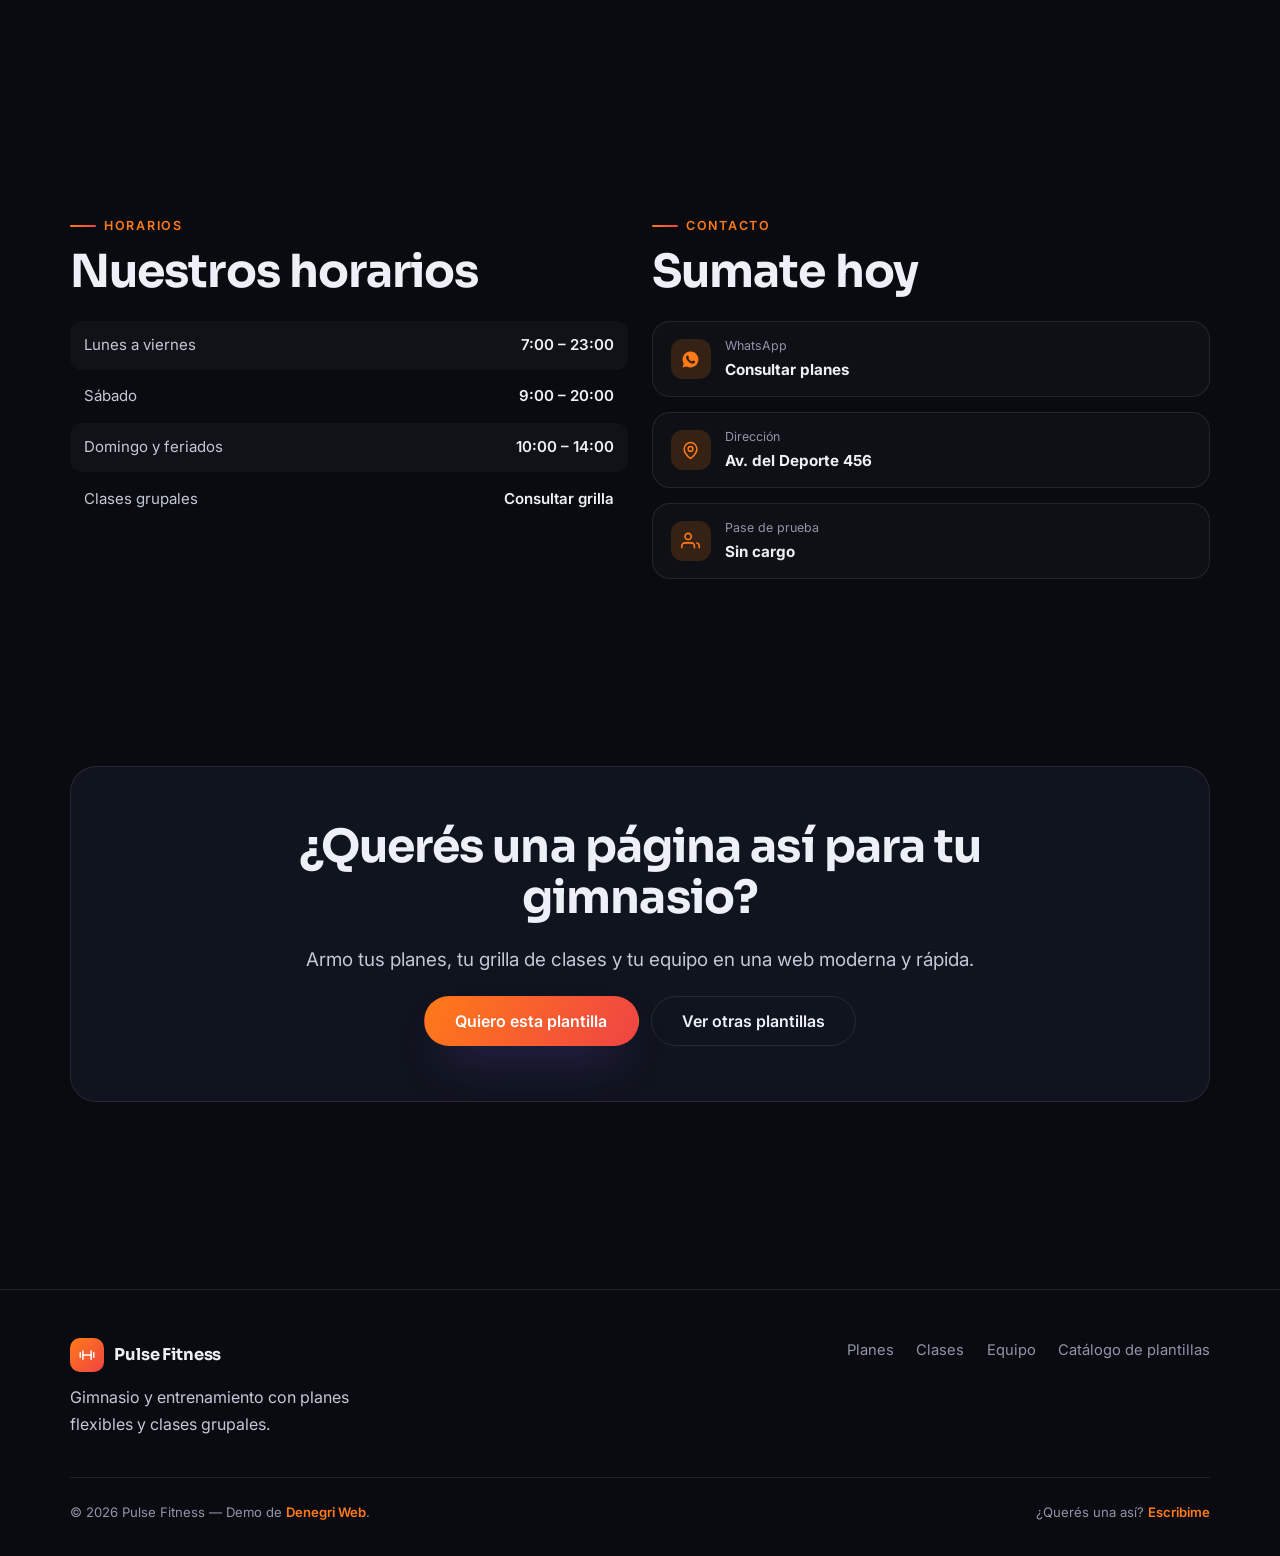
<file: demos/gimnasio.html>
<!DOCTYPE html>
<html lang="es">
<head>
  <meta charset="UTF-8" />
  <meta name="viewport" content="width=device-width, initial-scale=1.0" />
  <title>Pulse Fitness — Gimnasio | Demo</title>
  <meta name="description" content="Plantilla de demostración para gimnasios: planes, clases, equipo de profesores y consultas por WhatsApp." />
  <meta name="theme-color" content="#0a0b11" />
  <link rel="icon" type="image/svg+xml" href="../assets/img/favicon.svg" />
  <link rel="apple-touch-icon" href="../assets/img/favicon.svg" />

  <link rel="preconnect" href="https://fonts.googleapis.com" />
  <link rel="preconnect" href="https://fonts.gstatic.com" crossorigin />
  <link href="https://fonts.googleapis.com/css2?family=Sora:wght@500;600;700;800&family=Inter:wght@400;500;600;700&display=swap" rel="stylesheet" />

  <link rel="stylesheet" href="../assets/css/base.css" />
  <link rel="stylesheet" href="../assets/css/demo.css" />
</head>
<body data-accent="gimnasio">

  <div class="demo-bar">
    <a class="demo-bar__back" href="../index.html">
      <svg viewBox="0 0 24 24" fill="none" stroke="currentColor" stroke-width="2" stroke-linecap="round" stroke-linejoin="round" aria-hidden="true"><path d="M19 12H5"/><path d="m12 19-7-7 7-7"/></svg>
      Volver al catálogo
    </a>
    <span class="demo-bar__tag"><span class="demo-bar__dot"></span><span>Plantilla de demostración · Gimnasio y Fitness</span></span>
  </div>

  <header class="demo-header" data-header>
    <div class="container demo-header__inner">
      <a class="brand" href="#inicio">
        <span class="brand__mark" aria-hidden="true"><svg viewBox="0 0 24 24" fill="none" stroke="currentColor" stroke-width="2" stroke-linecap="round" stroke-linejoin="round"><path d="M6.5 6.5v11M3 9v6M17.5 6.5v11M21 9v6M6.5 12h11"/></svg></span>
        <span>Pulse Fitness</span>
      </a>

      <button class="menu-toggle" data-menu-toggle aria-expanded="false" aria-controls="demo-nav" aria-label="Abrir menú">
        <svg viewBox="0 0 24 24" fill="none" stroke="currentColor" stroke-width="2" stroke-linecap="round"><path d="M4 7h16M4 12h16M4 17h16"/></svg>
      </button>

      <nav class="demo-nav" id="demo-nav" data-menu aria-label="Navegación principal">
        <div class="demo-nav__links">
          <a href="#planes">Planes</a>
          <a href="#clases">Clases</a>
          <a href="#equipo">Equipo</a>
          <a href="#horarios">Horarios</a>
          <a href="#contacto">Contacto</a>
        </div>
        <a class="btn btn--primary" data-config-href="whatsapp" data-wa="¡Hola! Me gustó la demo de Gimnasio y quiero una página así para mi negocio.">
          <svg viewBox="0 0 24 24" fill="currentColor" aria-hidden="true"><path d="M12 2a10 10 0 0 0-8.6 15.1L2 22l5.1-1.3A10 10 0 1 0 12 2Zm5.3 14.1c-.2.6-1.3 1.2-1.8 1.2-.5.1-1 .1-1.7-.1-.4-.1-.9-.3-1.6-.6-2.7-1.2-4.5-4-4.6-4.2-.1-.2-1.1-1.5-1.1-2.8s.7-2 .9-2.2c.2-.3.5-.3.7-.3h.5c.1 0 .4-.1.6.4l.7 1.7c.1.1.1.3 0 .5l-.3.4c-.1.1-.3.3-.1.6.2.3.8 1.3 1.7 2.1 1.2 1 2.1 1.3 2.4 1.5.3.1.4.1.6-.1l.8-.9c.2-.2.3-.2.6-.1l1.6.8c.2.1.4.2.4.3.1.1.1.6-.1 1.2Z"/></svg>
          Pase de prueba
        </a>
      </nav>
    </div>
  </header>

  <main>
    <!-- Hero -->
    <section class="demo-hero" id="inicio">
      <div class="container demo-hero__grid">
        <div class="demo-hero__copy reveal">
          <span class="eyebrow">Gimnasio &amp; Fitness</span>
          <h1>Entrená con un plan que se adapta a vos.</h1>
          <p class="lead">Musculación, clases grupales y entrenadores que te acompañan desde el primer día. Sin excusas, sin horarios imposibles.</p>
          <div class="hero-actions">
            <a class="btn btn--primary btn--lg" href="#planes">Ver planes</a>
            <a class="btn btn--ghost btn--lg" data-config-href="whatsapp" data-wa="¡Hola! Quiero un pase de prueba en Pulse Fitness.">Pedir pase de prueba</a>
          </div>
          <div class="hero-tags">
            <span class="chip chip--accent">Abierto de 7 a 23 h</span>
            <span class="chip">Clases incluidas</span>
            <span class="chip">Sin matrícula</span>
          </div>
        </div>
        <div class="hero-visual reveal" data-delay="2" aria-hidden="true">
          <div class="ph ph--4x3">
            <div class="ph__label">
              <svg viewBox="0 0 24 24" fill="none" stroke="currentColor" stroke-width="1.6" stroke-linecap="round" stroke-linejoin="round"><rect x="3" y="3" width="18" height="18" rx="2"/><circle cx="9" cy="9" r="2"/><path d="m21 15-5-5L5 21"/></svg>
              Foto del gimnasio
              <small>Reemplazá por tu imagen</small>
            </div>
          </div>
          <div class="hero-float">
            <span>Alumnos activos</span>
            <strong>+1.200</strong>
          </div>
        </div>
      </div>
    </section>

    <div class="container">
      <div class="strip reveal">
        <span class="strip__item"><svg viewBox="0 0 24 24" fill="none" stroke="currentColor" stroke-width="2" stroke-linecap="round" stroke-linejoin="round"><path d="M20 6 9 17l-5-5"/></svg> Equipamiento completo</span>
        <span class="strip__item"><svg viewBox="0 0 24 24" fill="none" stroke="currentColor" stroke-width="2" stroke-linecap="round" stroke-linejoin="round"><path d="M20 6 9 17l-5-5"/></svg> Más de 20 clases semanales</span>
        <span class="strip__item"><svg viewBox="0 0 24 24" fill="none" stroke="currentColor" stroke-width="2" stroke-linecap="round" stroke-linejoin="round"><path d="M20 6 9 17l-5-5"/></svg> Vestuarios con duchas</span>
      </div>
    </div>

    <!-- Planes -->
    <section class="section" id="planes">
      <div class="container">
        <div class="section-head section-head--center reveal">
          <span class="eyebrow">Planes</span>
          <h2>Elegí cómo querés entrenar</h2>
          <p>Sin contratos largos. Podés cambiar de plan cuando quieras.</p>
        </div>

        <div class="grid grid--3" style="margin-top: 3rem">
          <div class="card plan reveal">
            <div class="plan__head"><h3>Pase libre</h3></div>
            <p class="lead" style="font-size: 0.92rem">Para los que ya saben lo que hacen y quieren entrenar a su ritmo.</p>
            <div class="plan__price"><strong>$25.000</strong><span>/ mes</span></div>
            <ul>
              <li><svg viewBox="0 0 24 24" fill="none" stroke="currentColor" stroke-width="2.2" stroke-linecap="round" stroke-linejoin="round"><path d="M20 6 9 17l-5-5"/></svg> Musculación libre</li>
              <li><svg viewBox="0 0 24 24" fill="none" stroke="currentColor" stroke-width="2.2" stroke-linecap="round" stroke-linejoin="round"><path d="M20 6 9 17l-5-5"/></svg> Todos los horarios</li>
              <li><svg viewBox="0 0 24 24" fill="none" stroke="currentColor" stroke-width="2.2" stroke-linecap="round" stroke-linejoin="round"><path d="M20 6 9 17l-5-5"/></svg> Vestuarios y duchas</li>
              <li class="is-muted" style="color: var(--muted)"><svg viewBox="0 0 24 24" fill="none" stroke="currentColor" stroke-width="2.2" stroke-linecap="round" stroke-linejoin="round"><path d="M12 5v14M5 12h14"/></svg> Clases grupales no incluidas</li>
            </ul>
            <a class="btn btn--ghost btn--block" data-config-href="whatsapp" data-wa="¡Hola! Quiero info del plan Pase libre.">Consultar</a>
          </div>

          <div class="card plan plan--featured reveal" data-delay="1">
            <span class="plan__badge">Más elegido</span>
            <div class="plan__head"><h3>Full</h3></div>
            <p class="lead" style="font-size: 0.92rem">Todo lo que necesitás para entrenar fuerte y con seguimiento.</p>
            <div class="plan__price"><strong>$35.000</strong><span>/ mes</span></div>
            <ul>
              <li><svg viewBox="0 0 24 24" fill="none" stroke="currentColor" stroke-width="2.2" stroke-linecap="round" stroke-linejoin="round"><path d="M20 6 9 17l-5-5"/></svg> Todo lo del Pase libre</li>
              <li><svg viewBox="0 0 24 24" fill="none" stroke="currentColor" stroke-width="2.2" stroke-linecap="round" stroke-linejoin="round"><path d="M20 6 9 17l-5-5"/></svg> Todas las clases grupales</li>
              <li><svg viewBox="0 0 24 24" fill="none" stroke="currentColor" stroke-width="2.2" stroke-linecap="round" stroke-linejoin="round"><path d="M20 6 9 17l-5-5"/></svg> Evaluación física inicial</li>
              <li><svg viewBox="0 0 24 24" fill="none" stroke="currentColor" stroke-width="2.2" stroke-linecap="round" stroke-linejoin="round"><path d="M20 6 9 17l-5-5"/></svg> Rutina personalizada</li>
            </ul>
            <a class="btn btn--primary btn--block" data-config-href="whatsapp" data-wa="¡Hola! Quiero info del plan Full.">Empezar ahora</a>
          </div>

          <div class="card plan reveal" data-delay="2">
            <div class="plan__head"><h3>Dúo</h3></div>
            <p class="lead" style="font-size: 0.92rem">Para entrenar acompañado y pagar menos. Ideal para parejas o amigos.</p>
            <div class="plan__price"><strong>$55.000</strong><span>/ mes</span></div>
            <ul>
              <li><svg viewBox="0 0 24 24" fill="none" stroke="currentColor" stroke-width="2.2" stroke-linecap="round" stroke-linejoin="round"><path d="M20 6 9 17l-5-5"/></svg> 2 personas incluidas</li>
              <li><svg viewBox="0 0 24 24" fill="none" stroke="currentColor" stroke-width="2.2" stroke-linecap="round" stroke-linejoin="round"><path d="M20 6 9 17l-5-5"/></svg> Acceso completo para ambos</li>
              <li><svg viewBox="0 0 24 24" fill="none" stroke="currentColor" stroke-width="2.2" stroke-linecap="round" stroke-linejoin="round"><path d="M20 6 9 17l-5-5"/></svg> Clases grupales incluidas</li>
              <li><svg viewBox="0 0 24 24" fill="none" stroke="currentColor" stroke-width="2.2" stroke-linecap="round" stroke-linejoin="round"><path d="M20 6 9 17l-5-5"/></svg> Ahorrás $15.000 al mes</li>
            </ul>
            <a class="btn btn--ghost btn--block" data-config-href="whatsapp" data-wa="¡Hola! Quiero info del plan Dúo.">Consultar</a>
          </div>
        </div>
      </div>
    </section>

    <!-- Clases -->
    <section class="section" id="clases">
      <div class="container">
        <div class="section-head section-head--center reveal">
          <span class="eyebrow">Clases</span>
          <h2>Más de 20 clases por semana</h2>
        </div>
        <div class="grid grid--3" style="margin-top: 2.5rem">
          <div class="card feature-card reveal">
            <span class="feature-card__icon"><svg viewBox="0 0 24 24" fill="none" stroke="currentColor" stroke-width="1.9" stroke-linecap="round" stroke-linejoin="round"><path d="M6.5 6.5v11M3 9v6M17.5 6.5v11M21 9v6M6.5 12h11"/></svg></span>
            <h3>Musculación</h3><p>Rutinas por objetivo con seguimiento de tu progreso.</p>
          </div>
          <div class="card feature-card reveal" data-delay="1">
            <span class="feature-card__icon"><svg viewBox="0 0 24 24" fill="none" stroke="currentColor" stroke-width="1.9" stroke-linecap="round" stroke-linejoin="round"><path d="M13 2 3 14h7l-1 8 10-12h-7z"/></svg></span>
            <h3>CrossFit</h3><p>Entrenamiento funcional de alta intensidad en grupo.</p>
          </div>
          <div class="card feature-card reveal" data-delay="2">
            <span class="feature-card__icon"><svg viewBox="0 0 24 24" fill="none" stroke="currentColor" stroke-width="1.9" stroke-linecap="round" stroke-linejoin="round"><path d="M12 22s8-4 8-10V5l-8-3-8 3v7c0 6 8 10 8 10Z"/></svg></span>
            <h3>Funcional</h3><p>Fuerza, movilidad y resistencia con tu propio peso.</p>
          </div>
          <div class="card feature-card reveal">
            <span class="feature-card__icon"><svg viewBox="0 0 24 24" fill="none" stroke="currentColor" stroke-width="1.9" stroke-linecap="round" stroke-linejoin="round"><circle cx="12" cy="12" r="9"/><path d="M12 7v5l3 2"/></svg></span>
            <h3>Spinning</h3><p>Cardio sobre bicicleta fija con música y ritmo.</p>
          </div>
          <div class="card feature-card reveal" data-delay="1">
            <span class="feature-card__icon"><svg viewBox="0 0 24 24" fill="none" stroke="currentColor" stroke-width="1.9" stroke-linecap="round" stroke-linejoin="round"><path d="M12 3v4M12 17v4M3 12h4M17 12h4M5.6 5.6l2.8 2.8M15.6 15.6l2.8 2.8M18.4 5.6l-2.8 2.8M8.4 15.6l-2.8 2.8"/></svg></span>
            <h3>Yoga</h3><p>Respiración, flexibilidad y equilibrio para bajar el estrés.</p>
          </div>
          <div class="card feature-card reveal" data-delay="2">
            <span class="feature-card__icon"><svg viewBox="0 0 24 24" fill="none" stroke="currentColor" stroke-width="1.9" stroke-linecap="round" stroke-linejoin="round"><path d="M9 18V5l12-2v13"/><circle cx="6" cy="18" r="3"/><circle cx="18" cy="16" r="3"/></svg></span>
            <h3>Zumba</h3><p>Baile y cardio para entrenar divirtiéndote.</p>
          </div>
        </div>
      </div>
    </section>

    <!-- Equipo -->
    <section class="section" id="equipo">
      <div class="container">
        <div class="section-head section-head--center reveal">
          <span class="eyebrow">Equipo</span>
          <h2>Profes que te acompañan</h2>
        </div>
        <div class="grid grid--3" style="margin-top: 2.5rem">
          <div class="card team-card reveal">
            <div class="ph ph--3x4 ph--soft"><div class="ph__label"><small>Foto del profe</small></div></div>
            <div class="team-card__body"><strong>Lucas</strong><span>Entrenador de musculación</span></div>
          </div>
          <div class="card team-card reveal" data-delay="1">
            <div class="ph ph--3x4 ph--soft"><div class="ph__label"><small>Foto de la profe</small></div></div>
            <div class="team-card__body"><strong>Cami</strong><span>Profesora de Yoga y Funcional</span></div>
          </div>
          <div class="card team-card reveal" data-delay="2">
            <div class="ph ph--3x4 ph--soft"><div class="ph__label"><small>Foto del profe</small></div></div>
            <div class="team-card__body"><strong>Nico</strong><span>Coach de CrossFit</span></div>
          </div>
        </div>
      </div>
    </section>

    <!-- Horarios + Contacto -->
    <section class="section" id="horarios">
      <div class="container grid grid--2">
        <div class="reveal">
          <span class="eyebrow">Horarios</span>
          <h2 style="margin: 0.6rem 0 1.5rem">Nuestros horarios</h2>
          <div class="hours">
            <div class="hours__row"><span>Lunes a viernes</span><span>7:00 – 23:00</span></div>
            <div class="hours__row"><span>Sábado</span><span>9:00 – 20:00</span></div>
            <div class="hours__row"><span>Domingo y feriados</span><span>10:00 – 14:00</span></div>
            <div class="hours__row"><span>Clases grupales</span><span>Consultar grilla</span></div>
          </div>
        </div>

        <div id="contacto" class="reveal" data-delay="1">
          <span class="eyebrow">Contacto</span>
          <h2 style="margin: 0.6rem 0 1.5rem">Sumate hoy</h2>
          <div class="contact-list">
            <a data-config-href="whatsapp" data-wa="¡Hola! Quiero sumarme a Pulse Fitness.">
              <span class="contact-list__icon" aria-hidden="true"><svg viewBox="0 0 24 24" fill="currentColor"><path d="M12 2a10 10 0 0 0-8.6 15.1L2 22l5.1-1.3A10 10 0 1 0 12 2Zm5.3 14.1c-.2.6-1.3 1.2-1.8 1.2-.5.1-1 .1-1.7-.1-.4-.1-.9-.3-1.6-.6-2.7-1.2-4.5-4-4.6-4.2-.1-.2-1.1-1.5-1.1-2.8s.7-2 .9-2.2c.2-.3.5-.3.7-.3h.5c.1 0 .4-.1.6.4l.7 1.7c.1.1.1.3 0 .5l-.3.4c-.1.1-.3.3-.1.6.2.3.8 1.3 1.7 2.1 1.2 1 2.1 1.3 2.4 1.5.3.1.4.1.6-.1l.8-.9c.2-.2.3-.2.6-.1l1.6.8c.2.1.4.2.4.3.1.1.1.6-.1 1.2Z"/></svg></span>
              <span class="contact-list__text"><small>WhatsApp</small><strong>Consultar planes</strong></span>
            </a>
            <div class="contact-row">
              <span class="contact-list__icon" aria-hidden="true"><svg viewBox="0 0 24 24" fill="none" stroke="currentColor" stroke-width="1.9" stroke-linecap="round" stroke-linejoin="round"><path d="M20 10c0 6-8 12-8 12s-8-6-8-12a8 8 0 0 1 16 0Z"/><circle cx="12" cy="10" r="3"/></svg></span>
              <span class="contact-list__text"><small>Dirección</small><strong>Av. del Deporte 456</strong></span>
            </div>
            <div class="contact-row">
              <span class="contact-list__icon" aria-hidden="true"><svg viewBox="0 0 24 24" fill="none" stroke="currentColor" stroke-width="1.9" stroke-linecap="round" stroke-linejoin="round"><path d="M17 21v-2a4 4 0 0 0-4-4H5a4 4 0 0 0-4 4v2"/><circle cx="9" cy="7" r="4"/><path d="M23 21v-2a4 4 0 0 0-3-3.87"/></svg></span>
              <span class="contact-list__text"><small>Pase de prueba</small><strong>Sin cargo</strong></span>
            </div>
          </div>
        </div>
      </div>
    </section>

    <section class="section--tight">
      <div class="container">
        <div class="panel cta-band reveal">
          <h2>¿Querés una página así para tu gimnasio?</h2>
          <p class="lead">Armo tus planes, tu grilla de clases y tu equipo en una web moderna y rápida.</p>
          <div class="hero-actions">
            <a class="btn btn--primary btn--lg" data-config-href="whatsapp" data-wa="¡Hola! Quiero una página como la demo de Gimnasio.">Quiero esta plantilla</a>
            <a class="btn btn--ghost btn--lg" href="../index.html">Ver otras plantillas</a>
          </div>
        </div>
      </div>
    </section>
  </main>

  <footer class="site-footer">
    <div class="container">
      <div class="footer-grid">
        <div class="footer-brand">
          <a class="brand" href="#inicio">
            <span class="brand__mark" aria-hidden="true"><svg viewBox="0 0 24 24" fill="none" stroke="currentColor" stroke-width="2" stroke-linecap="round" stroke-linejoin="round"><path d="M6.5 6.5v11M3 9v6M17.5 6.5v11M21 9v6M6.5 12h11"/></svg></span>
            <span>Pulse Fitness</span>
          </a>
          <p>Gimnasio y entrenamiento con planes flexibles y clases grupales.</p>
        </div>
        <nav class="footer-links" aria-label="Enlaces del pie">
          <a href="#planes">Planes</a>
          <a href="#clases">Clases</a>
          <a href="#equipo">Equipo</a>
          <a href="../index.html">Catálogo de plantillas</a>
        </nav>
      </div>
      <div class="footer-bottom">
        <span>© <span data-year>2026</span> Pulse Fitness — Demo de <a href="../index.html" style="color: var(--accent); font-weight: 600">Denegri Web</a>.</span>
        <span>¿Querés una así? <a data-config-href="whatsapp" data-wa="¡Hola! Vi la demo de Gimnasio." style="color: var(--accent); font-weight: 600">Escribime</a></span>
      </div>
    </div>
  </footer>

  <a class="wa-float" data-config-href="whatsapp" data-wa="¡Hola! Me gustó la demo de Gimnasio y quiero una página así." aria-label="Escribinos por WhatsApp">
    <svg viewBox="0 0 24 24" fill="currentColor" aria-hidden="true"><path d="M12 2a10 10 0 0 0-8.6 15.1L2 22l5.1-1.3A10 10 0 1 0 12 2Zm5.3 14.1c-.2.6-1.3 1.2-1.8 1.2-.5.1-1 .1-1.7-.1-.4-.1-.9-.3-1.6-.6-2.7-1.2-4.5-4-4.6-4.2-.1-.2-1.1-1.5-1.1-2.8s.7-2 .9-2.2c.2-.3.5-.3.7-.3h.5c.1 0 .4-.1.6.4l.7 1.7c.1.1.1.3 0 .5l-.3.4c-.1.1-.3.3-.1.6.2.3.8 1.3 1.7 2.1 1.2 1 2.1 1.3 2.4 1.5.3.1.4.1.6-.1l.8-.9c.2-.2.3-.2.6-.1l1.6.8c.2.1.4.2.4.3.1.1.1.6-.1 1.2Z"/></svg>
    <span>WhatsApp</span>
  </a>

  <script src="../assets/js/config.js"></script>
  <script src="../assets/js/main.js"></script>
</body>
</html>
</file>
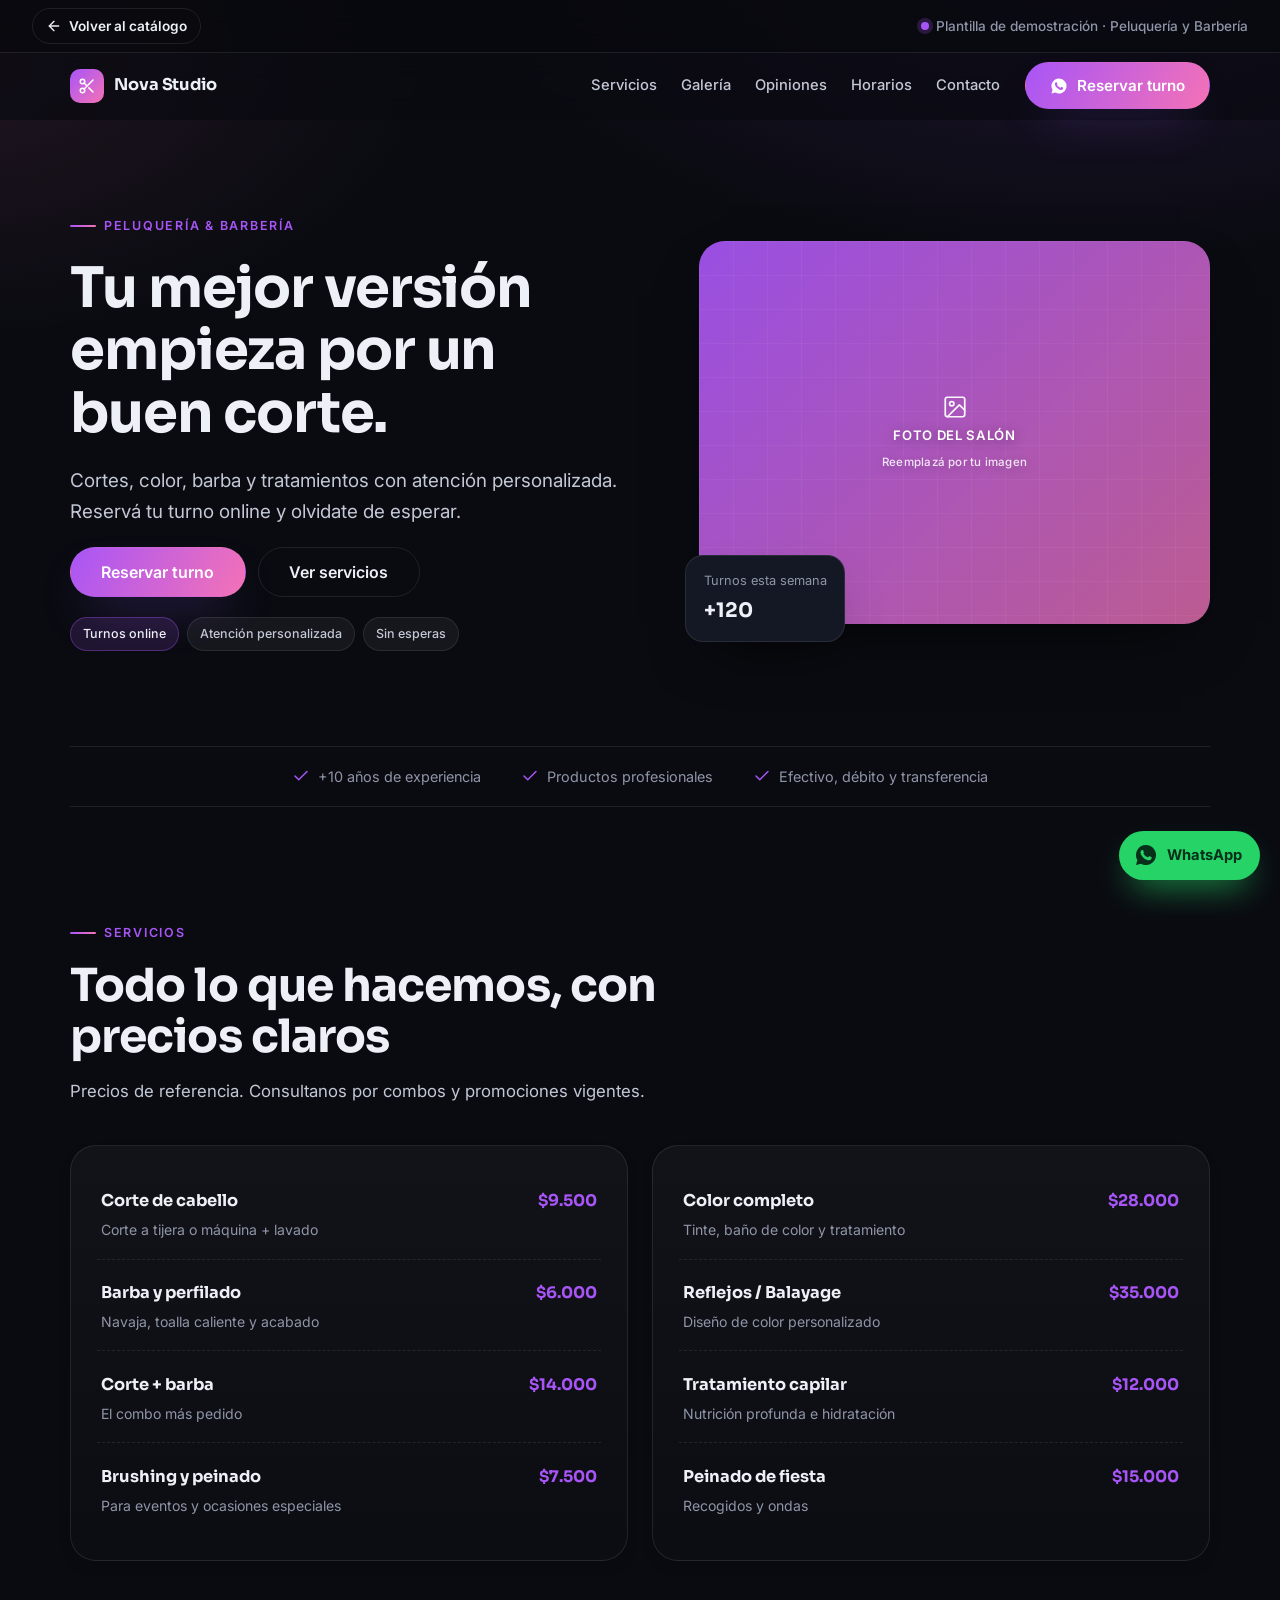
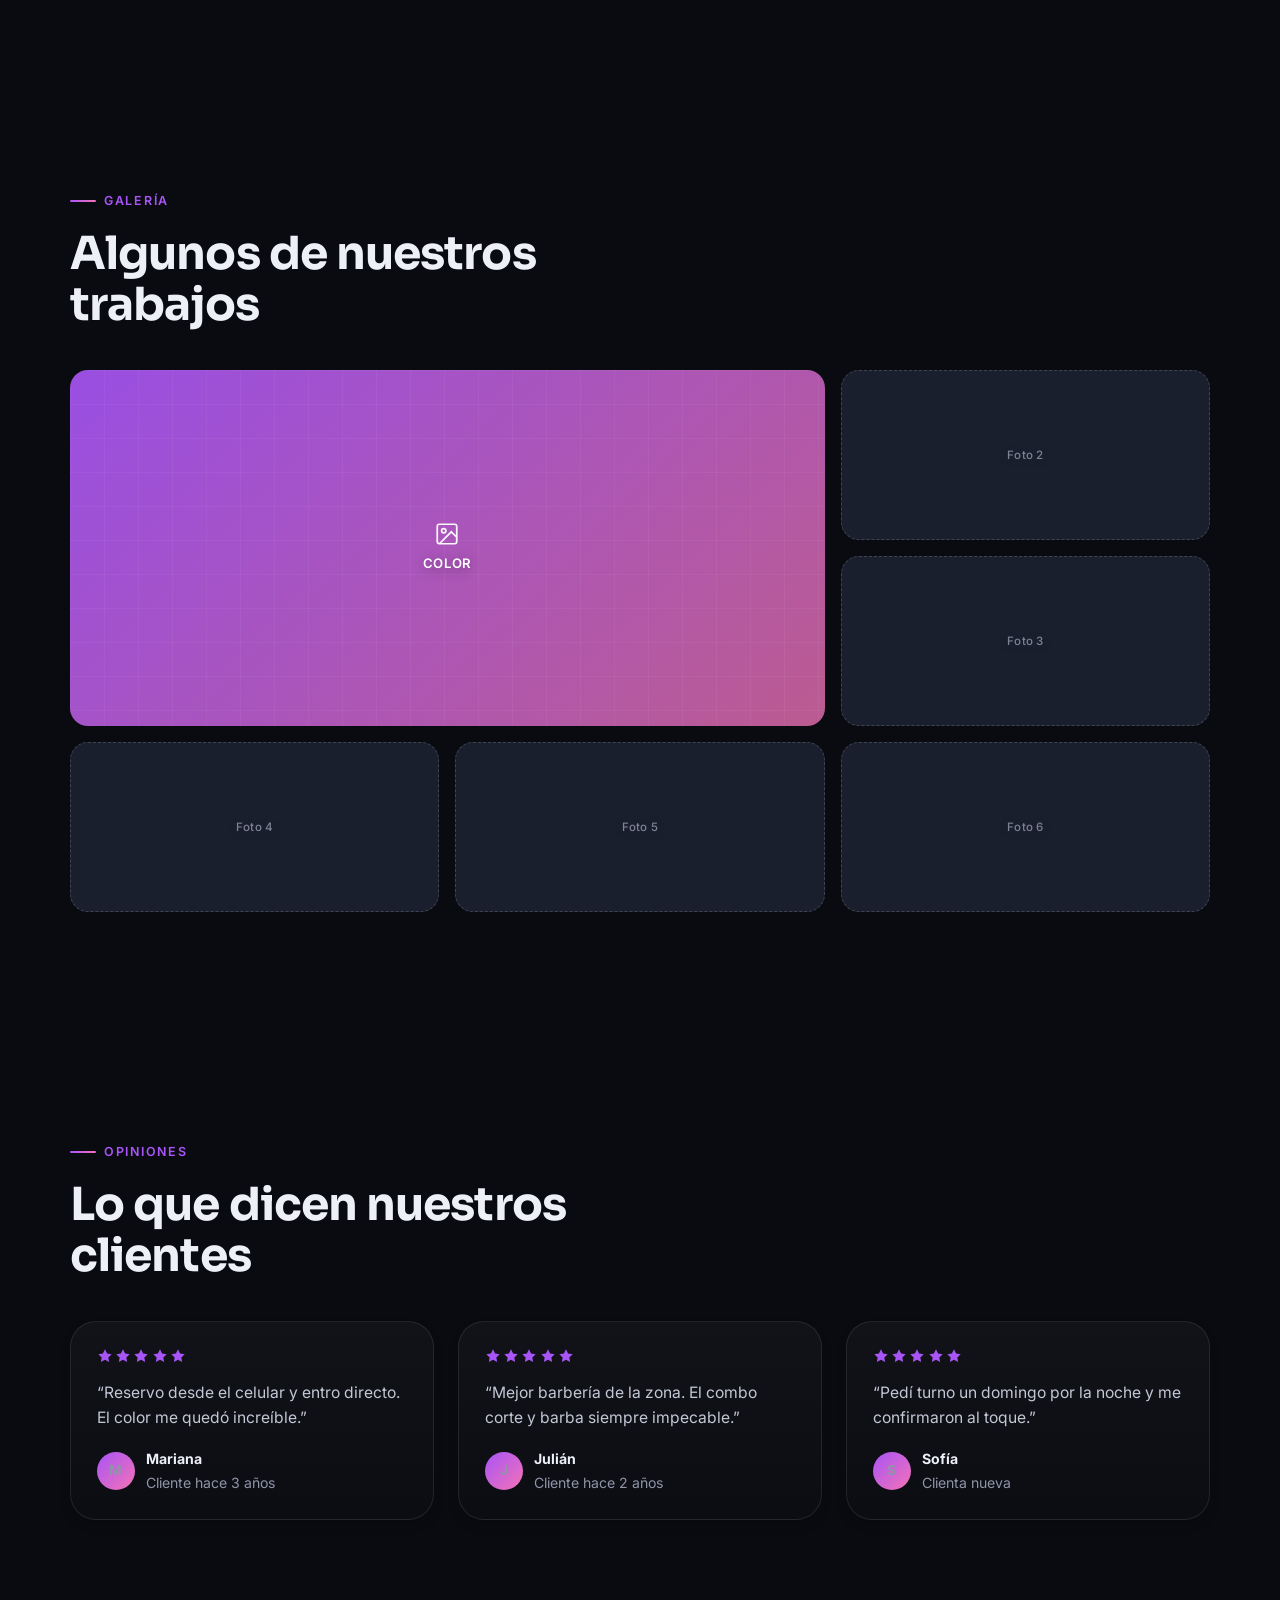
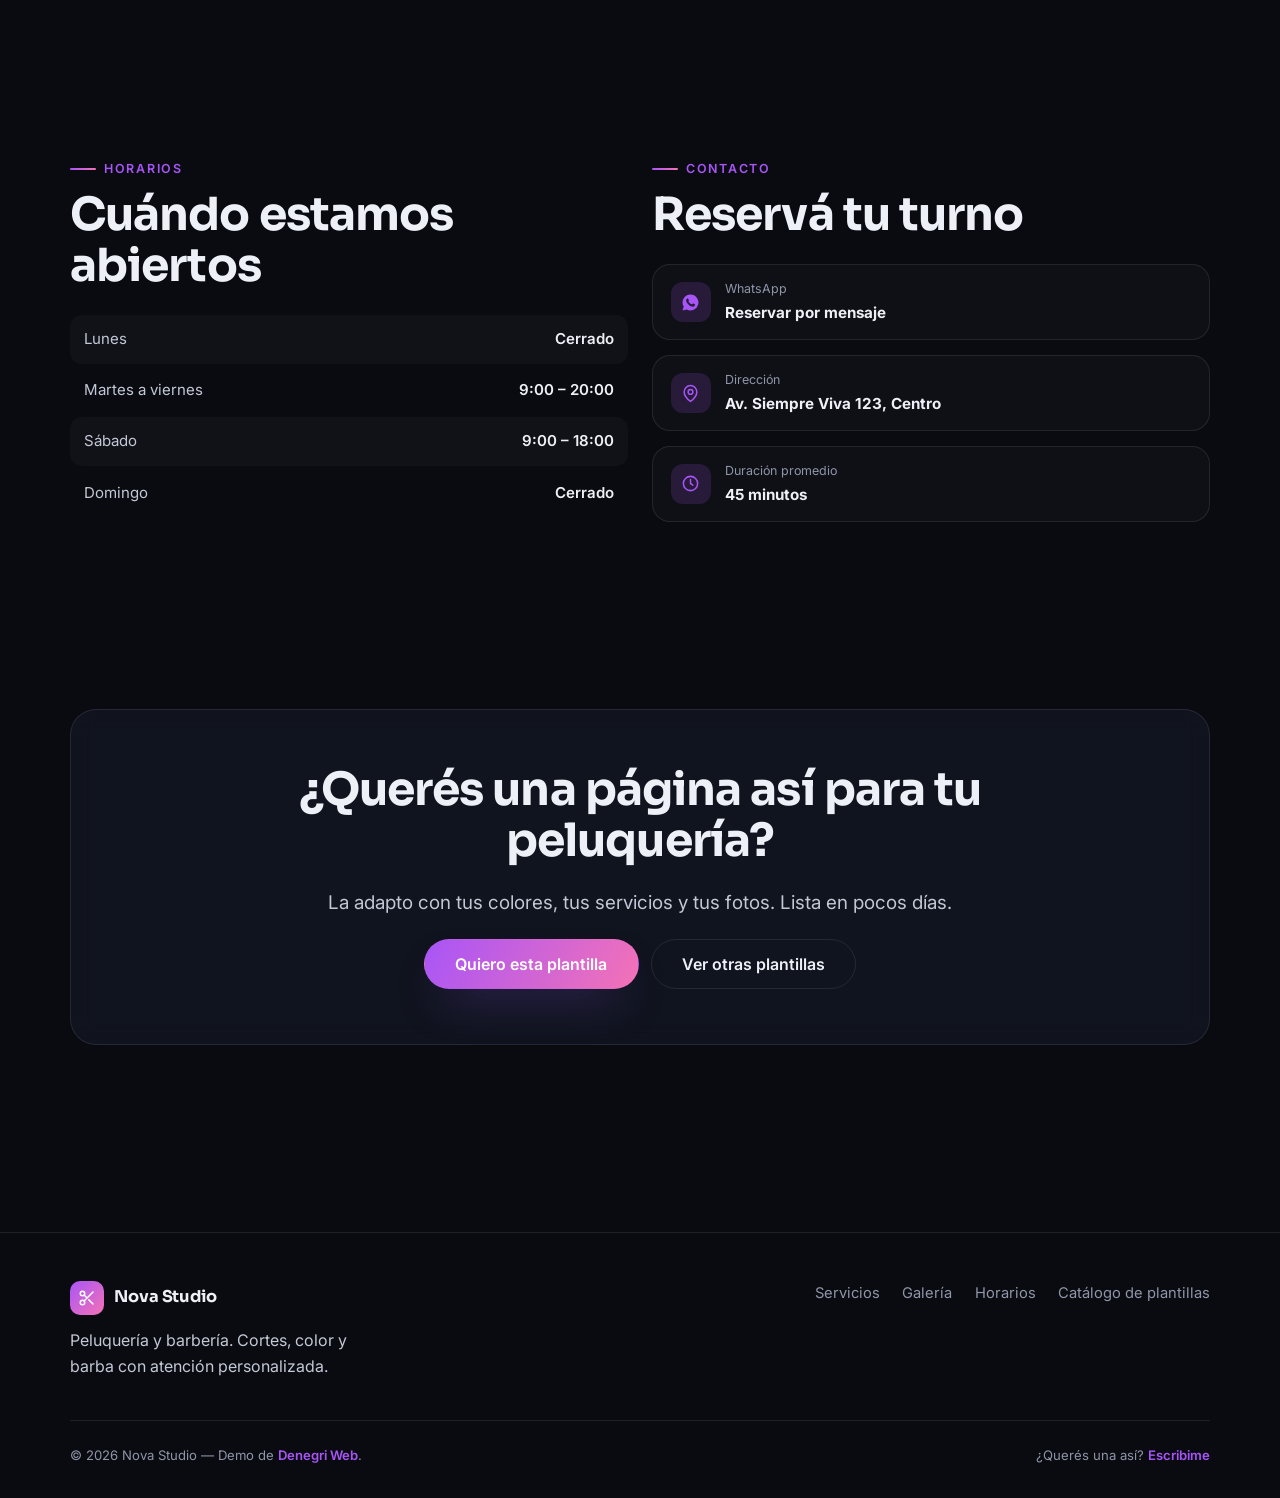
<file: demos/peluqueria.html>
<!DOCTYPE html>
<html lang="es">
<head>
  <meta charset="UTF-8" />
  <meta name="viewport" content="width=device-width, initial-scale=1.0" />
  <title>Nova Studio — Peluquería y Barbería | Demo</title>
  <meta name="description" content="Plantilla de demostración para peluquerías y barberías: servicios con precios, galería y turnos por WhatsApp." />
  <meta name="theme-color" content="#0a0b11" />
  <link rel="icon" type="image/svg+xml" href="../assets/img/favicon.svg" />
  <link rel="apple-touch-icon" href="../assets/img/favicon.svg" />

  <link rel="preconnect" href="https://fonts.googleapis.com" />
  <link rel="preconnect" href="https://fonts.gstatic.com" crossorigin />
  <link href="https://fonts.googleapis.com/css2?family=Sora:wght@500;600;700;800&family=Inter:wght@400;500;600;700&display=swap" rel="stylesheet" />

  <link rel="stylesheet" href="../assets/css/base.css" />
  <link rel="stylesheet" href="../assets/css/demo.css" />
</head>
<body data-accent="peluqueria">

  <!-- Barra de demo -->
  <div class="demo-bar">
    <a class="demo-bar__back" href="../index.html">
      <svg viewBox="0 0 24 24" fill="none" stroke="currentColor" stroke-width="2" stroke-linecap="round" stroke-linejoin="round" aria-hidden="true"><path d="M19 12H5"/><path d="m12 19-7-7 7-7"/></svg>
      Volver al catálogo
    </a>
    <span class="demo-bar__tag"><span class="demo-bar__dot"></span><span>Plantilla de demostración · Peluquería y Barbería</span></span>
  </div>

  <!-- Header -->
  <header class="demo-header" data-header>
    <div class="container demo-header__inner">
      <a class="brand" href="#inicio">
        <span class="brand__mark" aria-hidden="true"><svg viewBox="0 0 24 24" fill="none" stroke="currentColor" stroke-width="2" stroke-linecap="round" stroke-linejoin="round"><circle cx="6" cy="6" r="3"/><circle cx="6" cy="18" r="3"/><path d="M20 4 8.1 15.9M14.5 14.5 20 20M8.1 8.1 12 12"/></svg></span>
        <span>Nova Studio</span>
      </a>

      <button class="menu-toggle" data-menu-toggle aria-expanded="false" aria-controls="demo-nav" aria-label="Abrir menú">
        <svg viewBox="0 0 24 24" fill="none" stroke="currentColor" stroke-width="2" stroke-linecap="round"><path d="M4 7h16M4 12h16M4 17h16"/></svg>
      </button>

      <nav class="demo-nav" id="demo-nav" data-menu aria-label="Navegación principal">
        <div class="demo-nav__links">
          <a href="#servicios">Servicios</a>
          <a href="#galeria">Galería</a>
          <a href="#opiniones">Opiniones</a>
          <a href="#horarios">Horarios</a>
          <a href="#contacto">Contacto</a>
        </div>
        <a class="btn btn--primary" data-config-href="whatsapp" data-wa="¡Hola! Me gustó la demo de Peluquería y quiero una página así para mi negocio.">
          <svg viewBox="0 0 24 24" fill="currentColor" aria-hidden="true"><path d="M12 2a10 10 0 0 0-8.6 15.1L2 22l5.1-1.3A10 10 0 1 0 12 2Zm5.3 14.1c-.2.6-1.3 1.2-1.8 1.2-.5.1-1 .1-1.7-.1-.4-.1-.9-.3-1.6-.6-2.7-1.2-4.5-4-4.6-4.2-.1-.2-1.1-1.5-1.1-2.8s.7-2 .9-2.2c.2-.3.5-.3.7-.3h.5c.1 0 .4-.1.6.4l.7 1.7c.1.1.1.3 0 .5l-.3.4c-.1.1-.3.3-.1.6.2.3.8 1.3 1.7 2.1 1.2 1 2.1 1.3 2.4 1.5.3.1.4.1.6-.1l.8-.9c.2-.2.3-.2.6-.1l1.6.8c.2.1.4.2.4.3.1.1.1.6-.1 1.2Z"/></svg>
          Reservar turno
        </a>
      </nav>
    </div>
  </header>

  <main>
    <!-- Hero -->
    <section class="demo-hero" id="inicio">
      <div class="container demo-hero__grid">
        <div class="demo-hero__copy reveal">
          <span class="eyebrow">Peluquería &amp; Barbería</span>
          <h1>Tu mejor versión empieza por un buen corte.</h1>
          <p class="lead">Cortes, color, barba y tratamientos con atención personalizada. Reservá tu turno online y olvidate de esperar.</p>
          <div class="hero-actions">
            <a class="btn btn--primary btn--lg" data-config-href="whatsapp" data-wa="¡Hola! Quiero reservar un turno en Nova Studio.">Reservar turno</a>
            <a class="btn btn--ghost btn--lg" href="#servicios">Ver servicios</a>
          </div>
          <div class="hero-tags">
            <span class="chip chip--accent">Turnos online</span>
            <span class="chip">Atención personalizada</span>
            <span class="chip">Sin esperas</span>
          </div>
        </div>
        <div class="hero-visual reveal" data-delay="2" aria-hidden="true">
          <div class="ph ph--4x3">
            <div class="ph__label">
              <svg viewBox="0 0 24 24" fill="none" stroke="currentColor" stroke-width="1.6" stroke-linecap="round" stroke-linejoin="round"><rect x="3" y="3" width="18" height="18" rx="2"/><circle cx="9" cy="9" r="2"/><path d="m21 15-5-5L5 21"/></svg>
              Foto del salón
              <small>Reemplazá por tu imagen</small>
            </div>
          </div>
          <div class="hero-float">
            <span>Turnos esta semana</span>
            <strong>+120</strong>
          </div>
        </div>
      </div>
    </section>

    <!-- Strip -->
    <div class="container">
      <div class="strip reveal">
        <span class="strip__item"><svg viewBox="0 0 24 24" fill="none" stroke="currentColor" stroke-width="2" stroke-linecap="round" stroke-linejoin="round"><path d="M20 6 9 17l-5-5"/></svg> +10 años de experiencia</span>
        <span class="strip__item"><svg viewBox="0 0 24 24" fill="none" stroke="currentColor" stroke-width="2" stroke-linecap="round" stroke-linejoin="round"><path d="M20 6 9 17l-5-5"/></svg> Productos profesionales</span>
        <span class="strip__item"><svg viewBox="0 0 24 24" fill="none" stroke="currentColor" stroke-width="2" stroke-linecap="round" stroke-linejoin="round"><path d="M20 6 9 17l-5-5"/></svg> Efectivo, débito y transferencia</span>
      </div>
    </div>

    <!-- Servicios -->
    <section class="section" id="servicios">
      <div class="container">
        <div class="section-head reveal">
          <span class="eyebrow">Servicios</span>
          <h2>Todo lo que hacemos, con precios claros</h2>
          <p>Precios de referencia. Consultanos por combos y promociones vigentes.</p>
        </div>

        <div class="grid grid--2" style="margin-top: 2.5rem">
          <div class="card reveal" style="padding: 1.6rem">
            <div class="service-list">
              <div class="service-row">
                <div class="service-row__info"><strong>Corte de cabello</strong><span>Corte a tijera o máquina + lavado</span></div>
                <span class="service-row__price">$9.500</span>
              </div>
              <div class="service-row">
                <div class="service-row__info"><strong>Barba y perfilado</strong><span>Navaja, toalla caliente y acabado</span></div>
                <span class="service-row__price">$6.000</span>
              </div>
              <div class="service-row">
                <div class="service-row__info"><strong>Corte + barba</strong><span>El combo más pedido</span></div>
                <span class="service-row__price">$14.000</span>
              </div>
              <div class="service-row">
                <div class="service-row__info"><strong>Brushing y peinado</strong><span>Para eventos y ocasiones especiales</span></div>
                <span class="service-row__price">$7.500</span>
              </div>
            </div>
          </div>

          <div class="card reveal" data-delay="1" style="padding: 1.6rem">
            <div class="service-list">
              <div class="service-row">
                <div class="service-row__info"><strong>Color completo</strong><span>Tinte, baño de color y tratamiento</span></div>
                <span class="service-row__price">$28.000</span>
              </div>
              <div class="service-row">
                <div class="service-row__info"><strong>Reflejos / Balayage</strong><span>Diseño de color personalizado</span></div>
                <span class="service-row__price">$35.000</span>
              </div>
              <div class="service-row">
                <div class="service-row__info"><strong>Tratamiento capilar</strong><span>Nutrición profunda e hidratación</span></div>
                <span class="service-row__price">$12.000</span>
              </div>
              <div class="service-row">
                <div class="service-row__info"><strong>Peinado de fiesta</strong><span>Recogidos y ondas</span></div>
                <span class="service-row__price">$15.000</span>
              </div>
            </div>
          </div>
        </div>
      </div>
    </section>

    <!-- Galería -->
    <section class="section" id="galeria">
      <div class="container">
        <div class="section-head reveal">
          <span class="eyebrow">Galería</span>
          <h2>Algunos de nuestros trabajos</h2>
        </div>
        <div class="gallery reveal" style="margin-top: 2.5rem">
          <div class="ph"><div class="ph__label"><svg viewBox="0 0 24 24" fill="none" stroke="currentColor" stroke-width="1.6"><rect x="3" y="3" width="18" height="18" rx="2"/><circle cx="9" cy="9" r="2"/><path d="m21 15-5-5L5 21"/></svg>Color</div></div>
          <div class="ph ph--soft"><div class="ph__label"><small>Foto 2</small></div></div>
          <div class="ph ph--soft"><div class="ph__label"><small>Foto 3</small></div></div>
          <div class="ph ph--soft"><div class="ph__label"><small>Foto 4</small></div></div>
          <div class="ph ph--soft"><div class="ph__label"><small>Foto 5</small></div></div>
          <div class="ph ph--soft"><div class="ph__label"><small>Foto 6</small></div></div>
        </div>
      </div>
    </section>

    <!-- Opiniones -->
    <section class="section" id="opiniones">
      <div class="container">
        <div class="section-head reveal">
          <span class="eyebrow">Opiniones</span>
          <h2>Lo que dicen nuestros clientes</h2>
        </div>
        <div class="grid grid--3" style="margin-top: 2.5rem">
          <div class="card quote-card reveal">
            <div class="quote-card__stars" aria-label="5 estrellas">
              <svg viewBox="0 0 24 24" fill="currentColor"><path d="m12 2 3.1 6.3 6.9 1-5 4.9 1.2 6.8L12 17.8 5.8 21l1.2-6.8-5-4.9 6.9-1z"/></svg>
              <svg viewBox="0 0 24 24" fill="currentColor"><path d="m12 2 3.1 6.3 6.9 1-5 4.9 1.2 6.8L12 17.8 5.8 21l1.2-6.8-5-4.9 6.9-1z"/></svg>
              <svg viewBox="0 0 24 24" fill="currentColor"><path d="m12 2 3.1 6.3 6.9 1-5 4.9 1.2 6.8L12 17.8 5.8 21l1.2-6.8-5-4.9 6.9-1z"/></svg>
              <svg viewBox="0 0 24 24" fill="currentColor"><path d="m12 2 3.1 6.3 6.9 1-5 4.9 1.2 6.8L12 17.8 5.8 21l1.2-6.8-5-4.9 6.9-1z"/></svg>
              <svg viewBox="0 0 24 24" fill="currentColor"><path d="m12 2 3.1 6.3 6.9 1-5 4.9 1.2 6.8L12 17.8 5.8 21l1.2-6.8-5-4.9 6.9-1z"/></svg>
            </div>
            <blockquote>“Reservo desde el celular y entro directo. El color me quedó increíble.”</blockquote>
            <div class="quote-card__author"><span class="quote-card__avatar">M</span><div><strong>Mariana</strong><br /><span>Cliente hace 3 años</span></div></div>
          </div>
          <div class="card quote-card reveal" data-delay="1">
            <div class="quote-card__stars" aria-label="5 estrellas">
              <svg viewBox="0 0 24 24" fill="currentColor"><path d="m12 2 3.1 6.3 6.9 1-5 4.9 1.2 6.8L12 17.8 5.8 21l1.2-6.8-5-4.9 6.9-1z"/></svg>
              <svg viewBox="0 0 24 24" fill="currentColor"><path d="m12 2 3.1 6.3 6.9 1-5 4.9 1.2 6.8L12 17.8 5.8 21l1.2-6.8-5-4.9 6.9-1z"/></svg>
              <svg viewBox="0 0 24 24" fill="currentColor"><path d="m12 2 3.1 6.3 6.9 1-5 4.9 1.2 6.8L12 17.8 5.8 21l1.2-6.8-5-4.9 6.9-1z"/></svg>
              <svg viewBox="0 0 24 24" fill="currentColor"><path d="m12 2 3.1 6.3 6.9 1-5 4.9 1.2 6.8L12 17.8 5.8 21l1.2-6.8-5-4.9 6.9-1z"/></svg>
              <svg viewBox="0 0 24 24" fill="currentColor"><path d="m12 2 3.1 6.3 6.9 1-5 4.9 1.2 6.8L12 17.8 5.8 21l1.2-6.8-5-4.9 6.9-1z"/></svg>
            </div>
            <blockquote>“Mejor barbería de la zona. El combo corte y barba siempre impecable.”</blockquote>
            <div class="quote-card__author"><span class="quote-card__avatar">J</span><div><strong>Julián</strong><br /><span>Cliente hace 2 años</span></div></div>
          </div>
          <div class="card quote-card reveal" data-delay="2">
            <div class="quote-card__stars" aria-label="5 estrellas">
              <svg viewBox="0 0 24 24" fill="currentColor"><path d="m12 2 3.1 6.3 6.9 1-5 4.9 1.2 6.8L12 17.8 5.8 21l1.2-6.8-5-4.9 6.9-1z"/></svg>
              <svg viewBox="0 0 24 24" fill="currentColor"><path d="m12 2 3.1 6.3 6.9 1-5 4.9 1.2 6.8L12 17.8 5.8 21l1.2-6.8-5-4.9 6.9-1z"/></svg>
              <svg viewBox="0 0 24 24" fill="currentColor"><path d="m12 2 3.1 6.3 6.9 1-5 4.9 1.2 6.8L12 17.8 5.8 21l1.2-6.8-5-4.9 6.9-1z"/></svg>
              <svg viewBox="0 0 24 24" fill="currentColor"><path d="m12 2 3.1 6.3 6.9 1-5 4.9 1.2 6.8L12 17.8 5.8 21l1.2-6.8-5-4.9 6.9-1z"/></svg>
              <svg viewBox="0 0 24 24" fill="currentColor"><path d="m12 2 3.1 6.3 6.9 1-5 4.9 1.2 6.8L12 17.8 5.8 21l1.2-6.8-5-4.9 6.9-1z"/></svg>
            </div>
            <blockquote>“Pedí turno un domingo por la noche y me confirmaron al toque.”</blockquote>
            <div class="quote-card__author"><span class="quote-card__avatar">S</span><div><strong>Sofía</strong><br /><span>Clienta nueva</span></div></div>
          </div>
        </div>
      </div>
    </section>

    <!-- Horarios + Contacto -->
    <section class="section" id="horarios">
      <div class="container grid grid--2">
        <div class="reveal">
          <span class="eyebrow">Horarios</span>
          <h2 style="margin: 0.6rem 0 1.5rem">Cuándo estamos abiertos</h2>
          <div class="hours">
            <div class="hours__row"><span>Lunes</span><span>Cerrado</span></div>
            <div class="hours__row"><span>Martes a viernes</span><span>9:00 – 20:00</span></div>
            <div class="hours__row"><span>Sábado</span><span>9:00 – 18:00</span></div>
            <div class="hours__row"><span>Domingo</span><span>Cerrado</span></div>
          </div>
        </div>

        <div id="contacto" class="reveal" data-delay="1">
          <span class="eyebrow">Contacto</span>
          <h2 style="margin: 0.6rem 0 1.5rem">Reservá tu turno</h2>
          <div class="contact-list">
            <a data-config-href="whatsapp" data-wa="¡Hola! Quiero reservar un turno en Nova Studio.">
              <span class="contact-list__icon" aria-hidden="true"><svg viewBox="0 0 24 24" fill="currentColor"><path d="M12 2a10 10 0 0 0-8.6 15.1L2 22l5.1-1.3A10 10 0 1 0 12 2Zm5.3 14.1c-.2.6-1.3 1.2-1.8 1.2-.5.1-1 .1-1.7-.1-.4-.1-.9-.3-1.6-.6-2.7-1.2-4.5-4-4.6-4.2-.1-.2-1.1-1.5-1.1-2.8s.7-2 .9-2.2c.2-.3.5-.3.7-.3h.5c.1 0 .4-.1.6.4l.7 1.7c.1.1.1.3 0 .5l-.3.4c-.1.1-.3.3-.1.6.2.3.8 1.3 1.7 2.1 1.2 1 2.1 1.3 2.4 1.5.3.1.4.1.6-.1l.8-.9c.2-.2.3-.2.6-.1l1.6.8c.2.1.4.2.4.3.1.1.1.6-.1 1.2Z"/></svg></span>
              <span class="contact-list__text"><small>WhatsApp</small><strong>Reservar por mensaje</strong></span>
            </a>
            <div class="contact-row">
              <span class="contact-list__icon" aria-hidden="true"><svg viewBox="0 0 24 24" fill="none" stroke="currentColor" stroke-width="1.9" stroke-linecap="round" stroke-linejoin="round"><path d="M20 10c0 6-8 12-8 12s-8-6-8-12a8 8 0 0 1 16 0Z"/><circle cx="12" cy="10" r="3"/></svg></span>
              <span class="contact-list__text"><small>Dirección</small><strong>Av. Siempre Viva 123, Centro</strong></span>
            </div>
            <div class="contact-row">
              <span class="contact-list__icon" aria-hidden="true"><svg viewBox="0 0 24 24" fill="none" stroke="currentColor" stroke-width="1.9" stroke-linecap="round" stroke-linejoin="round"><circle cx="12" cy="12" r="9"/><path d="M12 7v5l3 2"/></svg></span>
              <span class="contact-list__text"><small>Duración promedio</small><strong>45 minutos</strong></span>
            </div>
          </div>
        </div>
      </div>
    </section>

    <!-- CTA -->
    <section class="section--tight">
      <div class="container">
        <div class="panel cta-band reveal">
          <h2>¿Querés una página así para tu peluquería?</h2>
          <p class="lead">La adapto con tus colores, tus servicios y tus fotos. Lista en pocos días.</p>
          <div class="hero-actions">
            <a class="btn btn--primary btn--lg" data-config-href="whatsapp" data-wa="¡Hola! Quiero una página como la demo de Peluquería para mi negocio.">Quiero esta plantilla</a>
            <a class="btn btn--ghost btn--lg" href="../index.html">Ver otras plantillas</a>
          </div>
        </div>
      </div>
    </section>
  </main>

  <footer class="site-footer">
    <div class="container">
      <div class="footer-grid">
        <div class="footer-brand">
          <a class="brand" href="#inicio">
            <span class="brand__mark" aria-hidden="true"><svg viewBox="0 0 24 24" fill="none" stroke="currentColor" stroke-width="2" stroke-linecap="round" stroke-linejoin="round"><circle cx="6" cy="6" r="3"/><circle cx="6" cy="18" r="3"/><path d="M20 4 8.1 15.9M14.5 14.5 20 20M8.1 8.1 12 12"/></svg></span>
            <span>Nova Studio</span>
          </a>
          <p>Peluquería y barbería. Cortes, color y barba con atención personalizada.</p>
        </div>
        <nav class="footer-links" aria-label="Enlaces del pie">
          <a href="#servicios">Servicios</a>
          <a href="#galeria">Galería</a>
          <a href="#horarios">Horarios</a>
          <a href="../index.html">Catálogo de plantillas</a>
        </nav>
      </div>
      <div class="footer-bottom">
        <span>© <span data-year>2026</span> Nova Studio — Demo de <a href="../index.html" style="color: var(--accent); font-weight: 600">Denegri Web</a>.</span>
        <span>¿Querés una así? <a data-config-href="whatsapp" data-wa="¡Hola! Vi la demo de Peluquería." style="color: var(--accent); font-weight: 600">Escribime</a></span>
      </div>
    </div>
  </footer>

  <a class="wa-float" data-config-href="whatsapp" data-wa="¡Hola! Me gustó la demo de Peluquería y quiero una página así." aria-label="Escribinos por WhatsApp">
    <svg viewBox="0 0 24 24" fill="currentColor" aria-hidden="true"><path d="M12 2a10 10 0 0 0-8.6 15.1L2 22l5.1-1.3A10 10 0 1 0 12 2Zm5.3 14.1c-.2.6-1.3 1.2-1.8 1.2-.5.1-1 .1-1.7-.1-.4-.1-.9-.3-1.6-.6-2.7-1.2-4.5-4-4.6-4.2-.1-.2-1.1-1.5-1.1-2.8s.7-2 .9-2.2c.2-.3.5-.3.7-.3h.5c.1 0 .4-.1.6.4l.7 1.7c.1.1.1.3 0 .5l-.3.4c-.1.1-.3.3-.1.6.2.3.8 1.3 1.7 2.1 1.2 1 2.1 1.3 2.4 1.5.3.1.4.1.6-.1l.8-.9c.2-.2.3-.2.6-.1l1.6.8c.2.1.4.2.4.3.1.1.1.6-.1 1.2Z"/></svg>
    <span>WhatsApp</span>
  </a>

  <script src="../assets/js/config.js"></script>
  <script src="../assets/js/main.js"></script>
</body>
</html>
</file>
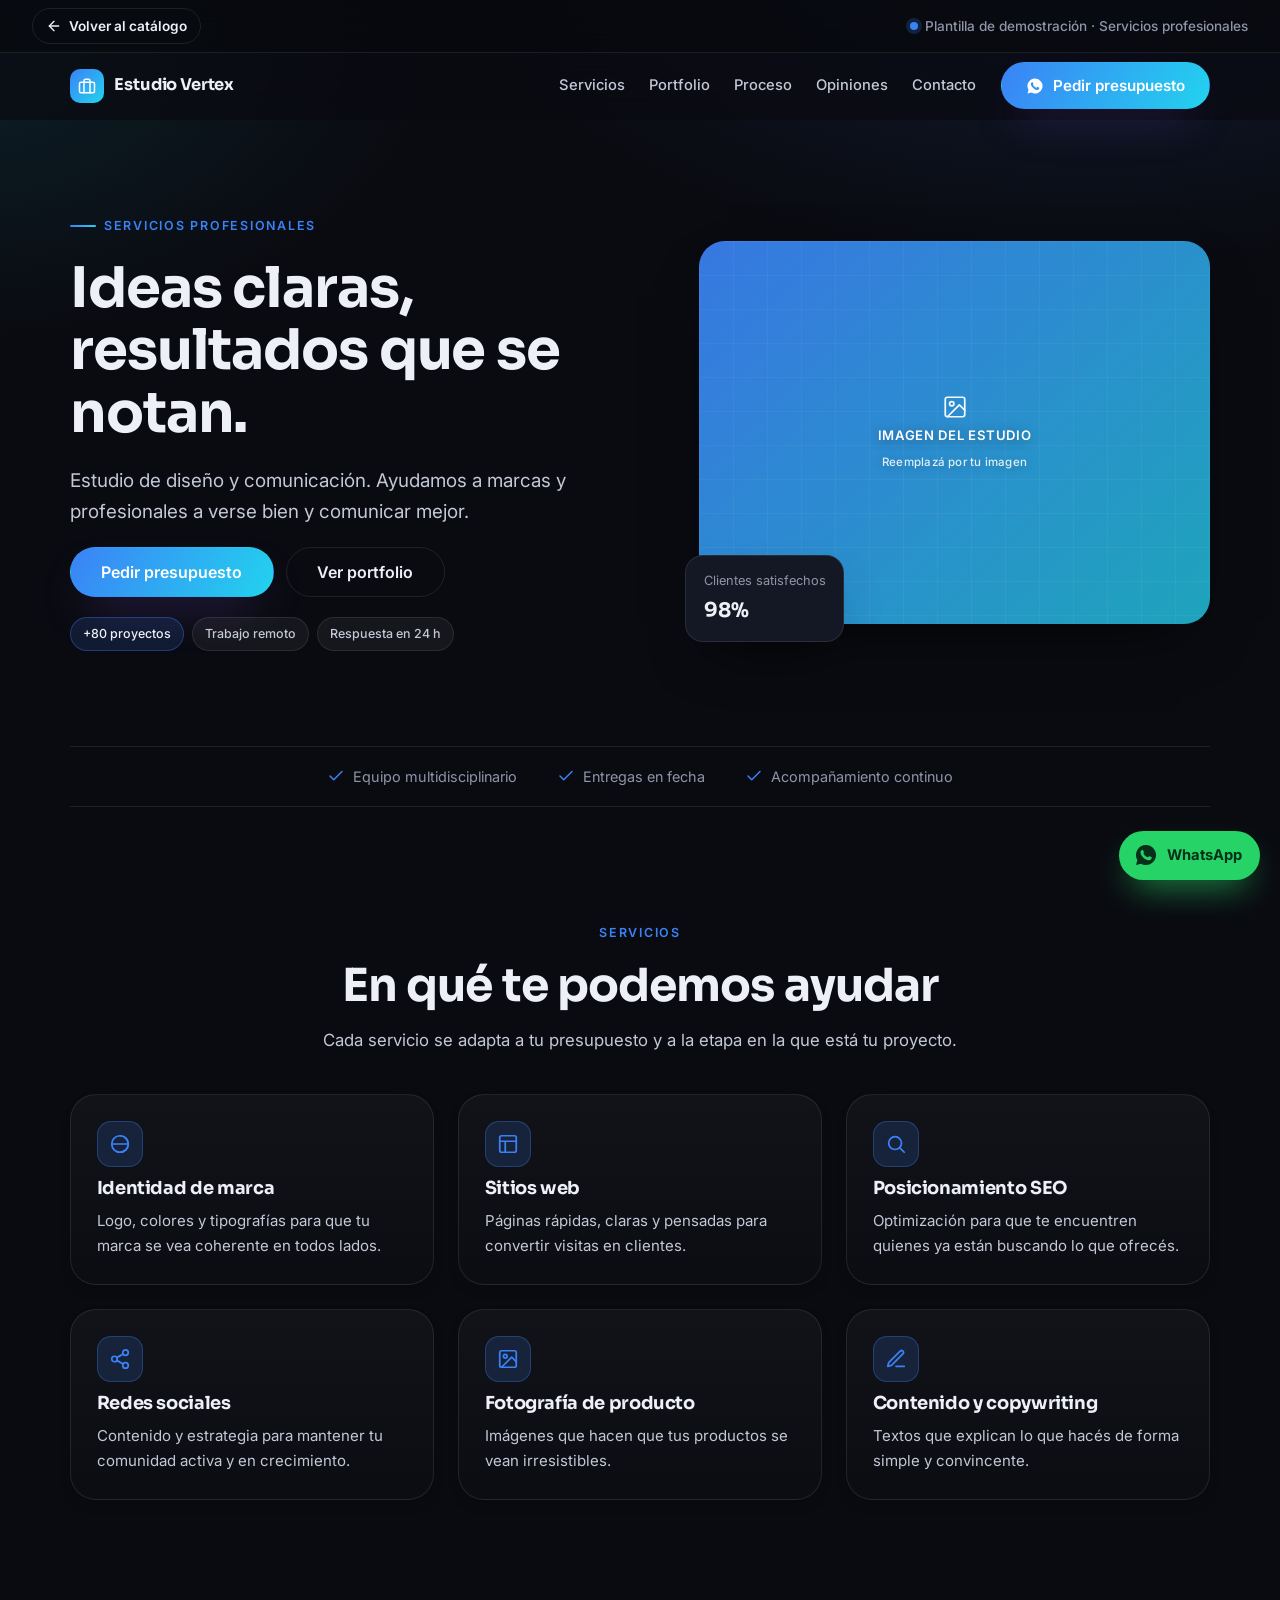
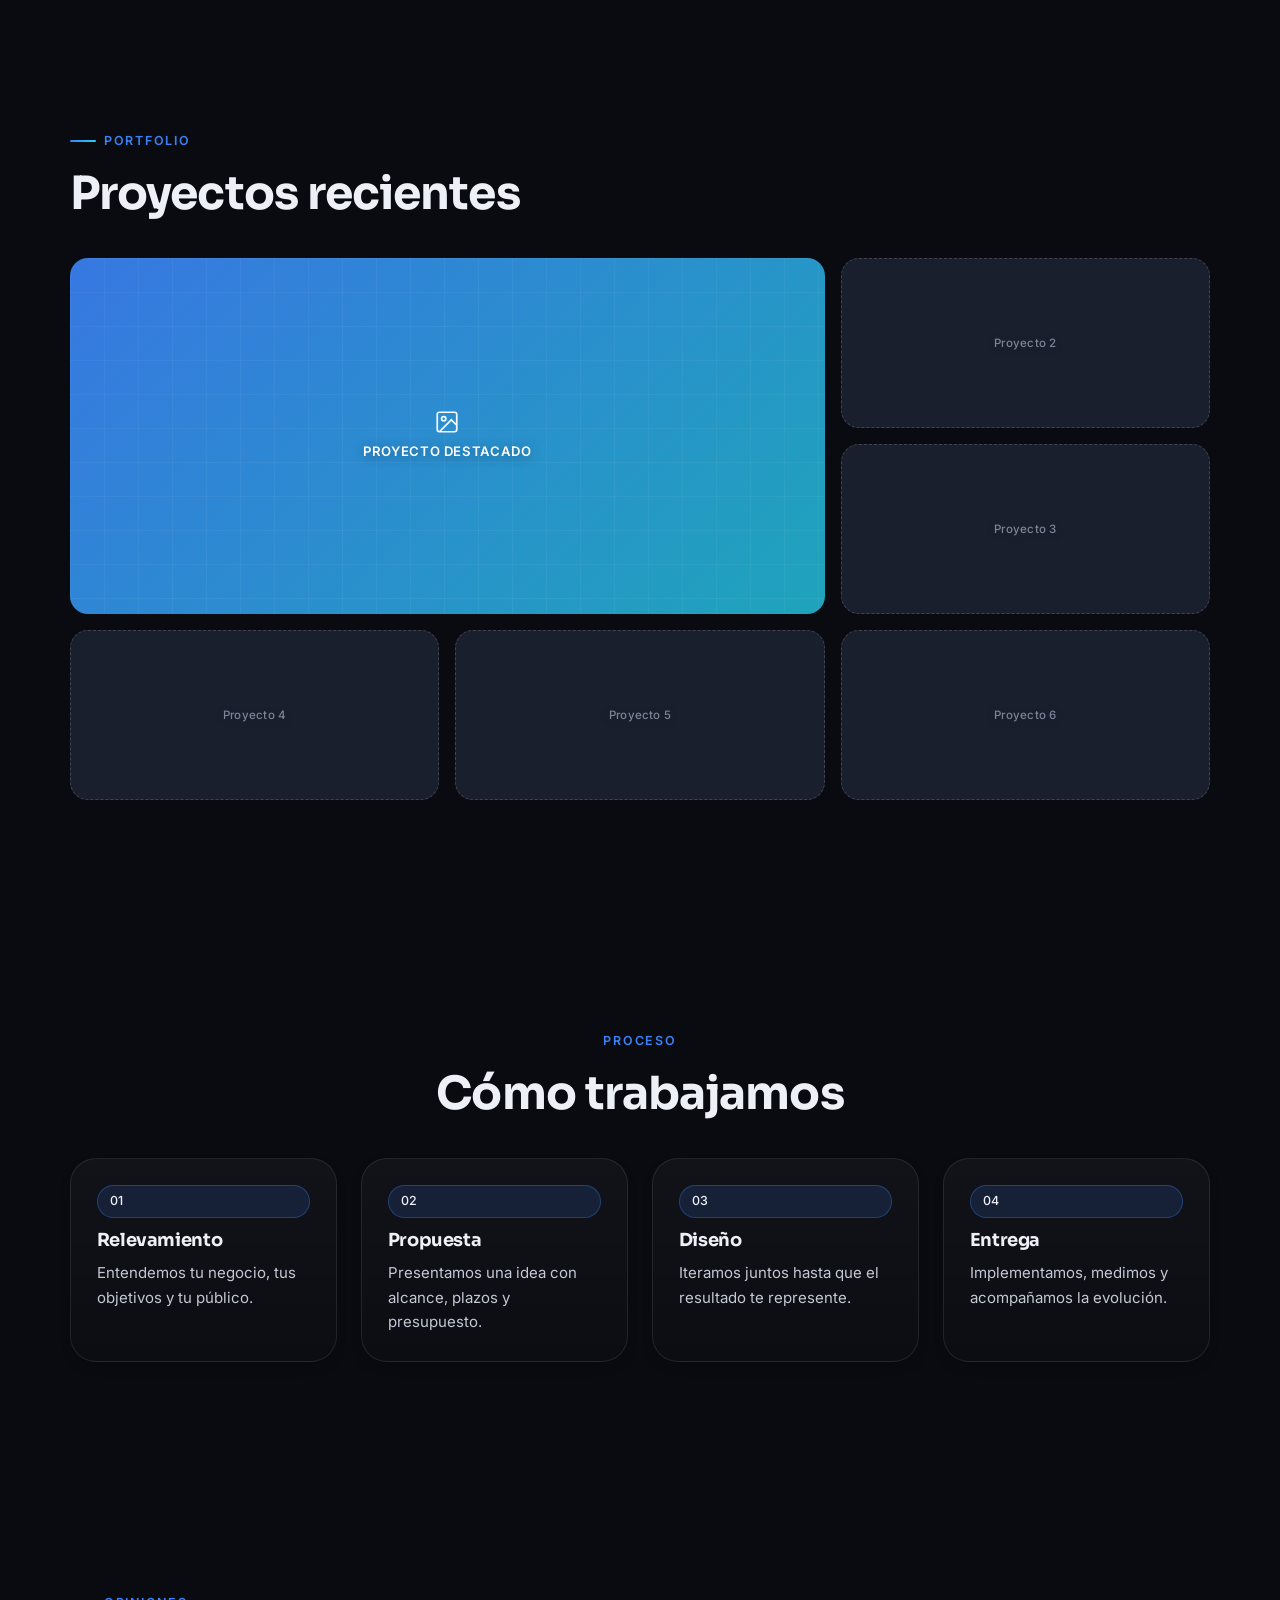
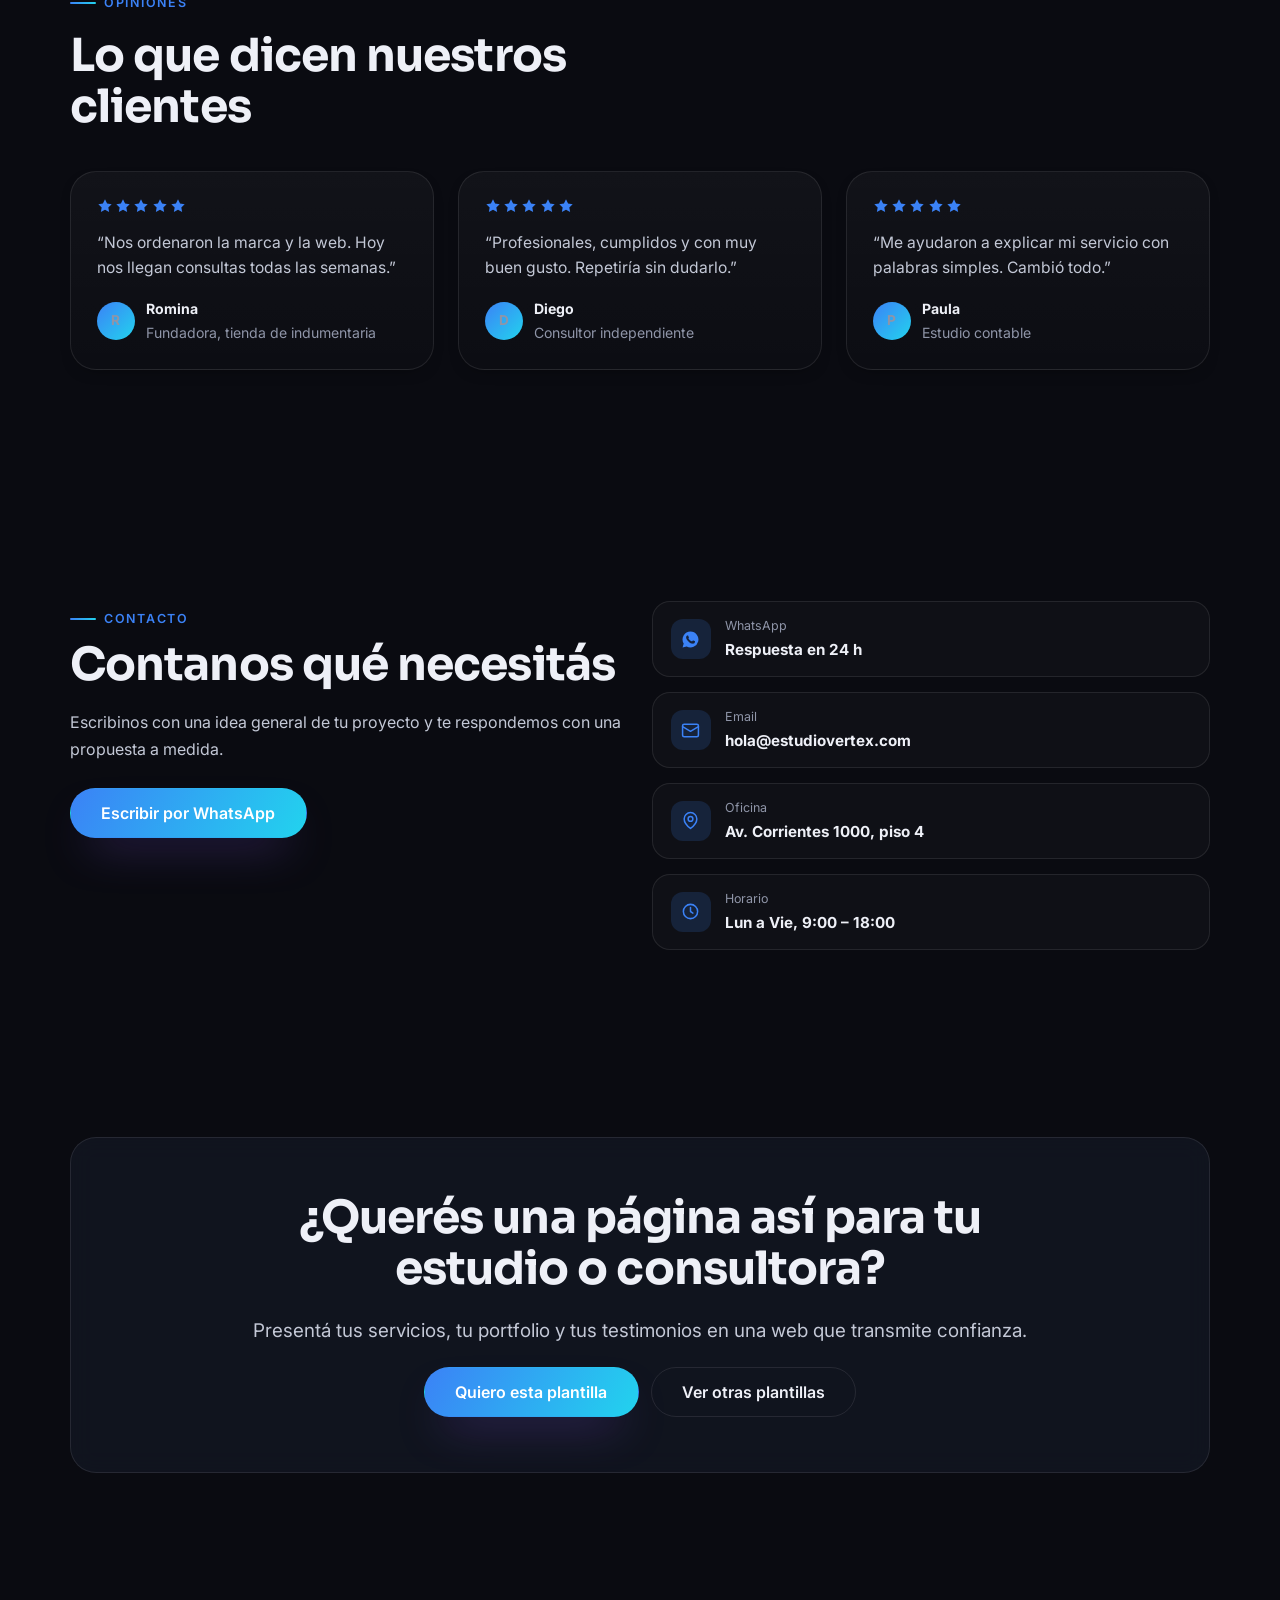
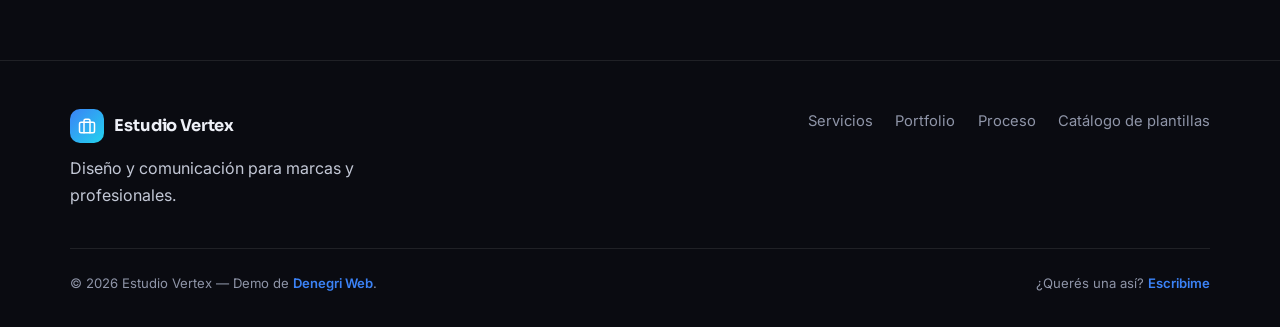
<file: demos/servicios.html>
<!DOCTYPE html>
<html lang="es">
<head>
  <meta charset="UTF-8" />
  <meta name="viewport" content="width=device-width, initial-scale=1.0" />
  <title>Estudio Vertex — Servicios Profesionales | Demo</title>
  <meta name="description" content="Plantilla de demostración para servicios profesionales: servicios, portfolio, proceso y contacto." />
  <meta name="theme-color" content="#0a0b11" />
  <link rel="icon" type="image/svg+xml" href="../assets/img/favicon.svg" />
  <link rel="apple-touch-icon" href="../assets/img/favicon.svg" />

  <link rel="preconnect" href="https://fonts.googleapis.com" />
  <link rel="preconnect" href="https://fonts.gstatic.com" crossorigin />
  <link href="https://fonts.googleapis.com/css2?family=Sora:wght@500;600;700;800&family=Inter:wght@400;500;600;700&display=swap" rel="stylesheet" />

  <link rel="stylesheet" href="../assets/css/base.css" />
  <link rel="stylesheet" href="../assets/css/demo.css" />
</head>
<body data-accent="servicios">

  <div class="demo-bar">
    <a class="demo-bar__back" href="../index.html">
      <svg viewBox="0 0 24 24" fill="none" stroke="currentColor" stroke-width="2" stroke-linecap="round" stroke-linejoin="round" aria-hidden="true"><path d="M19 12H5"/><path d="m12 19-7-7 7-7"/></svg>
      Volver al catálogo
    </a>
    <span class="demo-bar__tag"><span class="demo-bar__dot"></span><span>Plantilla de demostración · Servicios profesionales</span></span>
  </div>

  <header class="demo-header" data-header>
    <div class="container demo-header__inner">
      <a class="brand" href="#inicio">
        <span class="brand__mark" aria-hidden="true"><svg viewBox="0 0 24 24" fill="none" stroke="currentColor" stroke-width="2" stroke-linecap="round" stroke-linejoin="round"><rect x="2" y="7" width="20" height="14" rx="2"/><path d="M16 21V5a2 2 0 0 0-2-2h-4a2 2 0 0 0-2 2v16"/></svg></span>
        <span>Estudio Vertex</span>
      </a>

      <button class="menu-toggle" data-menu-toggle aria-expanded="false" aria-controls="demo-nav" aria-label="Abrir menú">
        <svg viewBox="0 0 24 24" fill="none" stroke="currentColor" stroke-width="2" stroke-linecap="round"><path d="M4 7h16M4 12h16M4 17h16"/></svg>
      </button>

      <nav class="demo-nav" id="demo-nav" data-menu aria-label="Navegación principal">
        <div class="demo-nav__links">
          <a href="#servicios">Servicios</a>
          <a href="#portfolio">Portfolio</a>
          <a href="#proceso">Proceso</a>
          <a href="#opiniones">Opiniones</a>
          <a href="#contacto">Contacto</a>
        </div>
        <a class="btn btn--primary" data-config-href="whatsapp" data-wa="¡Hola! Me gustó la demo de Servicios profesionales y quiero una página así para mi negocio.">
          <svg viewBox="0 0 24 24" fill="currentColor" aria-hidden="true"><path d="M12 2a10 10 0 0 0-8.6 15.1L2 22l5.1-1.3A10 10 0 1 0 12 2Zm5.3 14.1c-.2.6-1.3 1.2-1.8 1.2-.5.1-1 .1-1.7-.1-.4-.1-.9-.3-1.6-.6-2.7-1.2-4.5-4-4.6-4.2-.1-.2-1.1-1.5-1.1-2.8s.7-2 .9-2.2c.2-.3.5-.3.7-.3h.5c.1 0 .4-.1.6.4l.7 1.7c.1.1.1.3 0 .5l-.3.4c-.1.1-.3.3-.1.6.2.3.8 1.3 1.7 2.1 1.2 1 2.1 1.3 2.4 1.5.3.1.4.1.6-.1l.8-.9c.2-.2.3-.2.6-.1l1.6.8c.2.1.4.2.4.3.1.1.1.6-.1 1.2Z"/></svg>
          Pedir presupuesto
        </a>
      </nav>
    </div>
  </header>

  <main>
    <!-- Hero -->
    <section class="demo-hero" id="inicio">
      <div class="container demo-hero__grid">
        <div class="demo-hero__copy reveal">
          <span class="eyebrow">Servicios profesionales</span>
          <h1>Ideas claras, resultados que se notan.</h1>
          <p class="lead">Estudio de diseño y comunicación. Ayudamos a marcas y profesionales a verse bien y comunicar mejor.</p>
          <div class="hero-actions">
            <a class="btn btn--primary btn--lg" data-config-href="whatsapp" data-wa="¡Hola! Quiero pedir un presupuesto en Estudio Vertex.">Pedir presupuesto</a>
            <a class="btn btn--ghost btn--lg" href="#portfolio">Ver portfolio</a>
          </div>
          <div class="hero-tags">
            <span class="chip chip--accent">+80 proyectos</span>
            <span class="chip">Trabajo remoto</span>
            <span class="chip">Respuesta en 24 h</span>
          </div>
        </div>
        <div class="hero-visual reveal" data-delay="2" aria-hidden="true">
          <div class="ph ph--4x3">
            <div class="ph__label">
              <svg viewBox="0 0 24 24" fill="none" stroke="currentColor" stroke-width="1.6" stroke-linecap="round" stroke-linejoin="round"><rect x="3" y="3" width="18" height="18" rx="2"/><circle cx="9" cy="9" r="2"/><path d="m21 15-5-5L5 21"/></svg>
              Imagen del estudio
              <small>Reemplazá por tu imagen</small>
            </div>
          </div>
          <div class="hero-float">
            <span>Clientes satisfechos</span>
            <strong>98%</strong>
          </div>
        </div>
      </div>
    </section>

    <div class="container">
      <div class="strip reveal">
        <span class="strip__item"><svg viewBox="0 0 24 24" fill="none" stroke="currentColor" stroke-width="2" stroke-linecap="round" stroke-linejoin="round"><path d="M20 6 9 17l-5-5"/></svg> Equipo multidisciplinario</span>
        <span class="strip__item"><svg viewBox="0 0 24 24" fill="none" stroke="currentColor" stroke-width="2" stroke-linecap="round" stroke-linejoin="round"><path d="M20 6 9 17l-5-5"/></svg> Entregas en fecha</span>
        <span class="strip__item"><svg viewBox="0 0 24 24" fill="none" stroke="currentColor" stroke-width="2" stroke-linecap="round" stroke-linejoin="round"><path d="M20 6 9 17l-5-5"/></svg> Acompañamiento continuo</span>
      </div>
    </div>

    <!-- Servicios -->
    <section class="section" id="servicios">
      <div class="container">
        <div class="section-head section-head--center reveal">
          <span class="eyebrow">Servicios</span>
          <h2>En qué te podemos ayudar</h2>
          <p>Cada servicio se adapta a tu presupuesto y a la etapa en la que está tu proyecto.</p>
        </div>

        <div class="grid grid--3" style="margin-top: 2.5rem">
          <div class="card feature-card reveal">
            <span class="feature-card__icon"><svg viewBox="0 0 24 24" fill="none" stroke="currentColor" stroke-width="1.9" stroke-linecap="round" stroke-linejoin="round"><circle cx="12" cy="12" r="9"/><path d="M12 3a9 9 0 0 1 0 18M3 12h18"/></svg></span>
            <h3>Identidad de marca</h3>
            <p>Logo, colores y tipografías para que tu marca se vea coherente en todos lados.</p>
          </div>
          <div class="card feature-card reveal" data-delay="1">
            <span class="feature-card__icon"><svg viewBox="0 0 24 24" fill="none" stroke="currentColor" stroke-width="1.9" stroke-linecap="round" stroke-linejoin="round"><rect x="3" y="3" width="18" height="18" rx="2"/><path d="M3 9h18M9 21V9"/></svg></span>
            <h3>Sitios web</h3>
            <p>Páginas rápidas, claras y pensadas para convertir visitas en clientes.</p>
          </div>
          <div class="card feature-card reveal" data-delay="2">
            <span class="feature-card__icon"><svg viewBox="0 0 24 24" fill="none" stroke="currentColor" stroke-width="1.9" stroke-linecap="round" stroke-linejoin="round"><circle cx="11" cy="11" r="7"/><path d="m21 21-4.3-4.3"/></svg></span>
            <h3>Posicionamiento SEO</h3>
            <p>Optimización para que te encuentren quienes ya están buscando lo que ofrecés.</p>
          </div>
          <div class="card feature-card reveal">
            <span class="feature-card__icon"><svg viewBox="0 0 24 24" fill="none" stroke="currentColor" stroke-width="1.9" stroke-linecap="round" stroke-linejoin="round"><circle cx="18" cy="5" r="3"/><circle cx="6" cy="12" r="3"/><circle cx="18" cy="19" r="3"/><path d="m8.6 13.5 6.8 4M15.4 6.5l-6.8 4"/></svg></span>
            <h3>Redes sociales</h3>
            <p>Contenido y estrategia para mantener tu comunidad activa y en crecimiento.</p>
          </div>
          <div class="card feature-card reveal" data-delay="1">
            <span class="feature-card__icon"><svg viewBox="0 0 24 24" fill="none" stroke="currentColor" stroke-width="1.9" stroke-linecap="round" stroke-linejoin="round"><rect x="3" y="3" width="18" height="18" rx="2"/><circle cx="9" cy="9" r="2"/><path d="m21 15-5-5L5 21"/></svg></span>
            <h3>Fotografía de producto</h3>
            <p>Imágenes que hacen que tus productos se vean irresistibles.</p>
          </div>
          <div class="card feature-card reveal" data-delay="2">
            <span class="feature-card__icon"><svg viewBox="0 0 24 24" fill="none" stroke="currentColor" stroke-width="1.9" stroke-linecap="round" stroke-linejoin="round"><path d="M12 20h9"/><path d="M16.5 3.5a2.1 2.1 0 0 1 3 3L7 19l-4 1 1-4z"/></svg></span>
            <h3>Contenido y copywriting</h3>
            <p>Textos que explican lo que hacés de forma simple y convincente.</p>
          </div>
        </div>
      </div>
    </section>

    <!-- Portfolio -->
    <section class="section" id="portfolio">
      <div class="container">
        <div class="section-head reveal">
          <span class="eyebrow">Portfolio</span>
          <h2>Proyectos recientes</h2>
        </div>
        <div class="gallery reveal" style="margin-top: 2.5rem">
          <div class="ph"><div class="ph__label"><svg viewBox="0 0 24 24" fill="none" stroke="currentColor" stroke-width="1.6"><rect x="3" y="3" width="18" height="18" rx="2"/><circle cx="9" cy="9" r="2"/><path d="m21 15-5-5L5 21"/></svg>Proyecto destacado</div></div>
          <div class="ph ph--soft"><div class="ph__label"><small>Proyecto 2</small></div></div>
          <div class="ph ph--soft"><div class="ph__label"><small>Proyecto 3</small></div></div>
          <div class="ph ph--soft"><div class="ph__label"><small>Proyecto 4</small></div></div>
          <div class="ph ph--soft"><div class="ph__label"><small>Proyecto 5</small></div></div>
          <div class="ph ph--soft"><div class="ph__label"><small>Proyecto 6</small></div></div>
        </div>
      </div>
    </section>

    <!-- Proceso -->
    <section class="section" id="proceso">
      <div class="container">
        <div class="section-head section-head--center reveal">
          <span class="eyebrow">Proceso</span>
          <h2>Cómo trabajamos</h2>
        </div>
        <div class="grid grid--4" style="margin-top: 2.5rem">
          <div class="card feature-card reveal">
            <span class="chip chip--accent">01</span>
            <h3>Relevamiento</h3>
            <p>Entendemos tu negocio, tus objetivos y tu público.</p>
          </div>
          <div class="card feature-card reveal" data-delay="1">
            <span class="chip chip--accent">02</span>
            <h3>Propuesta</h3>
            <p>Presentamos una idea con alcance, plazos y presupuesto.</p>
          </div>
          <div class="card feature-card reveal" data-delay="2">
            <span class="chip chip--accent">03</span>
            <h3>Diseño</h3>
            <p>Iteramos juntos hasta que el resultado te represente.</p>
          </div>
          <div class="card feature-card reveal" data-delay="3">
            <span class="chip chip--accent">04</span>
            <h3>Entrega</h3>
            <p>Implementamos, medimos y acompañamos la evolución.</p>
          </div>
        </div>
      </div>
    </section>

    <!-- Opiniones -->
    <section class="section" id="opiniones">
      <div class="container">
        <div class="section-head reveal">
          <span class="eyebrow">Opiniones</span>
          <h2>Lo que dicen nuestros clientes</h2>
        </div>
        <div class="grid grid--3" style="margin-top: 2.5rem">
          <div class="card quote-card reveal">
            <div class="quote-card__stars" aria-label="5 estrellas">
              <svg viewBox="0 0 24 24" fill="currentColor"><path d="m12 2 3.1 6.3 6.9 1-5 4.9 1.2 6.8L12 17.8 5.8 21l1.2-6.8-5-4.9 6.9-1z"/></svg>
              <svg viewBox="0 0 24 24" fill="currentColor"><path d="m12 2 3.1 6.3 6.9 1-5 4.9 1.2 6.8L12 17.8 5.8 21l1.2-6.8-5-4.9 6.9-1z"/></svg>
              <svg viewBox="0 0 24 24" fill="currentColor"><path d="m12 2 3.1 6.3 6.9 1-5 4.9 1.2 6.8L12 17.8 5.8 21l1.2-6.8-5-4.9 6.9-1z"/></svg>
              <svg viewBox="0 0 24 24" fill="currentColor"><path d="m12 2 3.1 6.3 6.9 1-5 4.9 1.2 6.8L12 17.8 5.8 21l1.2-6.8-5-4.9 6.9-1z"/></svg>
              <svg viewBox="0 0 24 24" fill="currentColor"><path d="m12 2 3.1 6.3 6.9 1-5 4.9 1.2 6.8L12 17.8 5.8 21l1.2-6.8-5-4.9 6.9-1z"/></svg>
            </div>
            <blockquote>“Nos ordenaron la marca y la web. Hoy nos llegan consultas todas las semanas.”</blockquote>
            <div class="quote-card__author"><span class="quote-card__avatar">R</span><div><strong>Romina</strong><br /><span>Fundadora, tienda de indumentaria</span></div></div>
          </div>
          <div class="card quote-card reveal" data-delay="1">
            <div class="quote-card__stars" aria-label="5 estrellas">
              <svg viewBox="0 0 24 24" fill="currentColor"><path d="m12 2 3.1 6.3 6.9 1-5 4.9 1.2 6.8L12 17.8 5.8 21l1.2-6.8-5-4.9 6.9-1z"/></svg>
              <svg viewBox="0 0 24 24" fill="currentColor"><path d="m12 2 3.1 6.3 6.9 1-5 4.9 1.2 6.8L12 17.8 5.8 21l1.2-6.8-5-4.9 6.9-1z"/></svg>
              <svg viewBox="0 0 24 24" fill="currentColor"><path d="m12 2 3.1 6.3 6.9 1-5 4.9 1.2 6.8L12 17.8 5.8 21l1.2-6.8-5-4.9 6.9-1z"/></svg>
              <svg viewBox="0 0 24 24" fill="currentColor"><path d="m12 2 3.1 6.3 6.9 1-5 4.9 1.2 6.8L12 17.8 5.8 21l1.2-6.8-5-4.9 6.9-1z"/></svg>
              <svg viewBox="0 0 24 24" fill="currentColor"><path d="m12 2 3.1 6.3 6.9 1-5 4.9 1.2 6.8L12 17.8 5.8 21l1.2-6.8-5-4.9 6.9-1z"/></svg>
            </div>
            <blockquote>“Profesionales, cumplidos y con muy buen gusto. Repetiría sin dudarlo.”</blockquote>
            <div class="quote-card__author"><span class="quote-card__avatar">D</span><div><strong>Diego</strong><br /><span>Consultor independiente</span></div></div>
          </div>
          <div class="card quote-card reveal" data-delay="2">
            <div class="quote-card__stars" aria-label="5 estrellas">
              <svg viewBox="0 0 24 24" fill="currentColor"><path d="m12 2 3.1 6.3 6.9 1-5 4.9 1.2 6.8L12 17.8 5.8 21l1.2-6.8-5-4.9 6.9-1z"/></svg>
              <svg viewBox="0 0 24 24" fill="currentColor"><path d="m12 2 3.1 6.3 6.9 1-5 4.9 1.2 6.8L12 17.8 5.8 21l1.2-6.8-5-4.9 6.9-1z"/></svg>
              <svg viewBox="0 0 24 24" fill="currentColor"><path d="m12 2 3.1 6.3 6.9 1-5 4.9 1.2 6.8L12 17.8 5.8 21l1.2-6.8-5-4.9 6.9-1z"/></svg>
              <svg viewBox="0 0 24 24" fill="currentColor"><path d="m12 2 3.1 6.3 6.9 1-5 4.9 1.2 6.8L12 17.8 5.8 21l1.2-6.8-5-4.9 6.9-1z"/></svg>
              <svg viewBox="0 0 24 24" fill="currentColor"><path d="m12 2 3.1 6.3 6.9 1-5 4.9 1.2 6.8L12 17.8 5.8 21l1.2-6.8-5-4.9 6.9-1z"/></svg>
            </div>
            <blockquote>“Me ayudaron a explicar mi servicio con palabras simples. Cambió todo.”</blockquote>
            <div class="quote-card__author"><span class="quote-card__avatar">P</span><div><strong>Paula</strong><br /><span>Estudio contable</span></div></div>
          </div>
        </div>
      </div>
    </section>

    <!-- Contacto -->
    <section class="section" id="contacto">
      <div class="container grid grid--2">
        <div class="reveal">
          <span class="eyebrow">Contacto</span>
          <h2 style="margin: 0.6rem 0 1.2rem">Contanos qué necesitás</h2>
          <p>Escribinos con una idea general de tu proyecto y te respondemos con una propuesta a medida.</p>
          <div class="hero-actions" style="margin-top: 1.6rem">
            <a class="btn btn--primary btn--lg" data-config-href="whatsapp" data-wa="¡Hola! Quiero pedir un presupuesto en Estudio Vertex.">Escribir por WhatsApp</a>
          </div>
        </div>

        <div class="contact-list reveal" data-delay="1">
          <a data-config-href="whatsapp" data-wa="¡Hola! Quiero pedir un presupuesto en Estudio Vertex.">
            <span class="contact-list__icon" aria-hidden="true"><svg viewBox="0 0 24 24" fill="currentColor"><path d="M12 2a10 10 0 0 0-8.6 15.1L2 22l5.1-1.3A10 10 0 1 0 12 2Zm5.3 14.1c-.2.6-1.3 1.2-1.8 1.2-.5.1-1 .1-1.7-.1-.4-.1-.9-.3-1.6-.6-2.7-1.2-4.5-4-4.6-4.2-.1-.2-1.1-1.5-1.1-2.8s.7-2 .9-2.2c.2-.3.5-.3.7-.3h.5c.1 0 .4-.1.6.4l.7 1.7c.1.1.1.3 0 .5l-.3.4c-.1.1-.3.3-.1.6.2.3.8 1.3 1.7 2.1 1.2 1 2.1 1.3 2.4 1.5.3.1.4.1.6-.1l.8-.9c.2-.2.3-.2.6-.1l1.6.8c.2.1.4.2.4.3.1.1.1.6-.1 1.2Z"/></svg></span>
            <span class="contact-list__text"><small>WhatsApp</small><strong>Respuesta en 24 h</strong></span>
          </a>
          <div class="contact-row">
            <span class="contact-list__icon" aria-hidden="true"><svg viewBox="0 0 24 24" fill="none" stroke="currentColor" stroke-width="1.9" stroke-linecap="round" stroke-linejoin="round"><rect x="2" y="4" width="20" height="16" rx="2"/><path d="m2 7 10 6 10-6"/></svg></span>
            <span class="contact-list__text"><small>Email</small><strong>hola@estudiovertex.com</strong></span>
          </div>
          <div class="contact-row">
            <span class="contact-list__icon" aria-hidden="true"><svg viewBox="0 0 24 24" fill="none" stroke="currentColor" stroke-width="1.9" stroke-linecap="round" stroke-linejoin="round"><path d="M20 10c0 6-8 12-8 12s-8-6-8-12a8 8 0 0 1 16 0Z"/><circle cx="12" cy="10" r="3"/></svg></span>
            <span class="contact-list__text"><small>Oficina</small><strong>Av. Corrientes 1000, piso 4</strong></span>
          </div>
          <div class="contact-row">
            <span class="contact-list__icon" aria-hidden="true"><svg viewBox="0 0 24 24" fill="none" stroke="currentColor" stroke-width="1.9" stroke-linecap="round" stroke-linejoin="round"><circle cx="12" cy="12" r="9"/><path d="M12 7v5l3 2"/></svg></span>
            <span class="contact-list__text"><small>Horario</small><strong>Lun a Vie, 9:00 – 18:00</strong></span>
          </div>
        </div>
      </div>
    </section>

    <section class="section--tight">
      <div class="container">
        <div class="panel cta-band reveal">
          <h2>¿Querés una página así para tu estudio o consultora?</h2>
          <p class="lead">Presentá tus servicios, tu portfolio y tus testimonios en una web que transmite confianza.</p>
          <div class="hero-actions">
            <a class="btn btn--primary btn--lg" data-config-href="whatsapp" data-wa="¡Hola! Quiero una página como la demo de Servicios profesionales.">Quiero esta plantilla</a>
            <a class="btn btn--ghost btn--lg" href="../index.html">Ver otras plantillas</a>
          </div>
        </div>
      </div>
    </section>
  </main>

  <footer class="site-footer">
    <div class="container">
      <div class="footer-grid">
        <div class="footer-brand">
          <a class="brand" href="#inicio">
            <span class="brand__mark" aria-hidden="true"><svg viewBox="0 0 24 24" fill="none" stroke="currentColor" stroke-width="2" stroke-linecap="round" stroke-linejoin="round"><rect x="2" y="7" width="20" height="14" rx="2"/><path d="M16 21V5a2 2 0 0 0-2-2h-4a2 2 0 0 0-2 2v16"/></svg></span>
            <span>Estudio Vertex</span>
          </a>
          <p>Diseño y comunicación para marcas y profesionales.</p>
        </div>
        <nav class="footer-links" aria-label="Enlaces del pie">
          <a href="#servicios">Servicios</a>
          <a href="#portfolio">Portfolio</a>
          <a href="#proceso">Proceso</a>
          <a href="../index.html">Catálogo de plantillas</a>
        </nav>
      </div>
      <div class="footer-bottom">
        <span>© <span data-year>2026</span> Estudio Vertex — Demo de <a href="../index.html" style="color: var(--accent); font-weight: 600">Denegri Web</a>.</span>
        <span>¿Querés una así? <a data-config-href="whatsapp" data-wa="¡Hola! Vi la demo de Servicios profesionales." style="color: var(--accent); font-weight: 600">Escribime</a></span>
      </div>
    </div>
  </footer>

  <a class="wa-float" data-config-href="whatsapp" data-wa="¡Hola! Me gustó la demo de Servicios profesionales y quiero una página así." aria-label="Escribinos por WhatsApp">
    <svg viewBox="0 0 24 24" fill="currentColor" aria-hidden="true"><path d="M12 2a10 10 0 0 0-8.6 15.1L2 22l5.1-1.3A10 10 0 1 0 12 2Zm5.3 14.1c-.2.6-1.3 1.2-1.8 1.2-.5.1-1 .1-1.7-.1-.4-.1-.9-.3-1.6-.6-2.7-1.2-4.5-4-4.6-4.2-.1-.2-1.1-1.5-1.1-2.8s.7-2 .9-2.2c.2-.3.5-.3.7-.3h.5c.1 0 .4-.1.6.4l.7 1.7c.1.1.1.3 0 .5l-.3.4c-.1.1-.3.3-.1.6.2.3.8 1.3 1.7 2.1 1.2 1 2.1 1.3 2.4 1.5.3.1.4.1.6-.1l.8-.9c.2-.2.3-.2.6-.1l1.6.8c.2.1.4.2.4.3.1.1.1.6-.1 1.2Z"/></svg>
    <span>WhatsApp</span>
  </a>

  <script src="../assets/js/config.js"></script>
  <script src="../assets/js/main.js"></script>
</body>
</html>
</file>
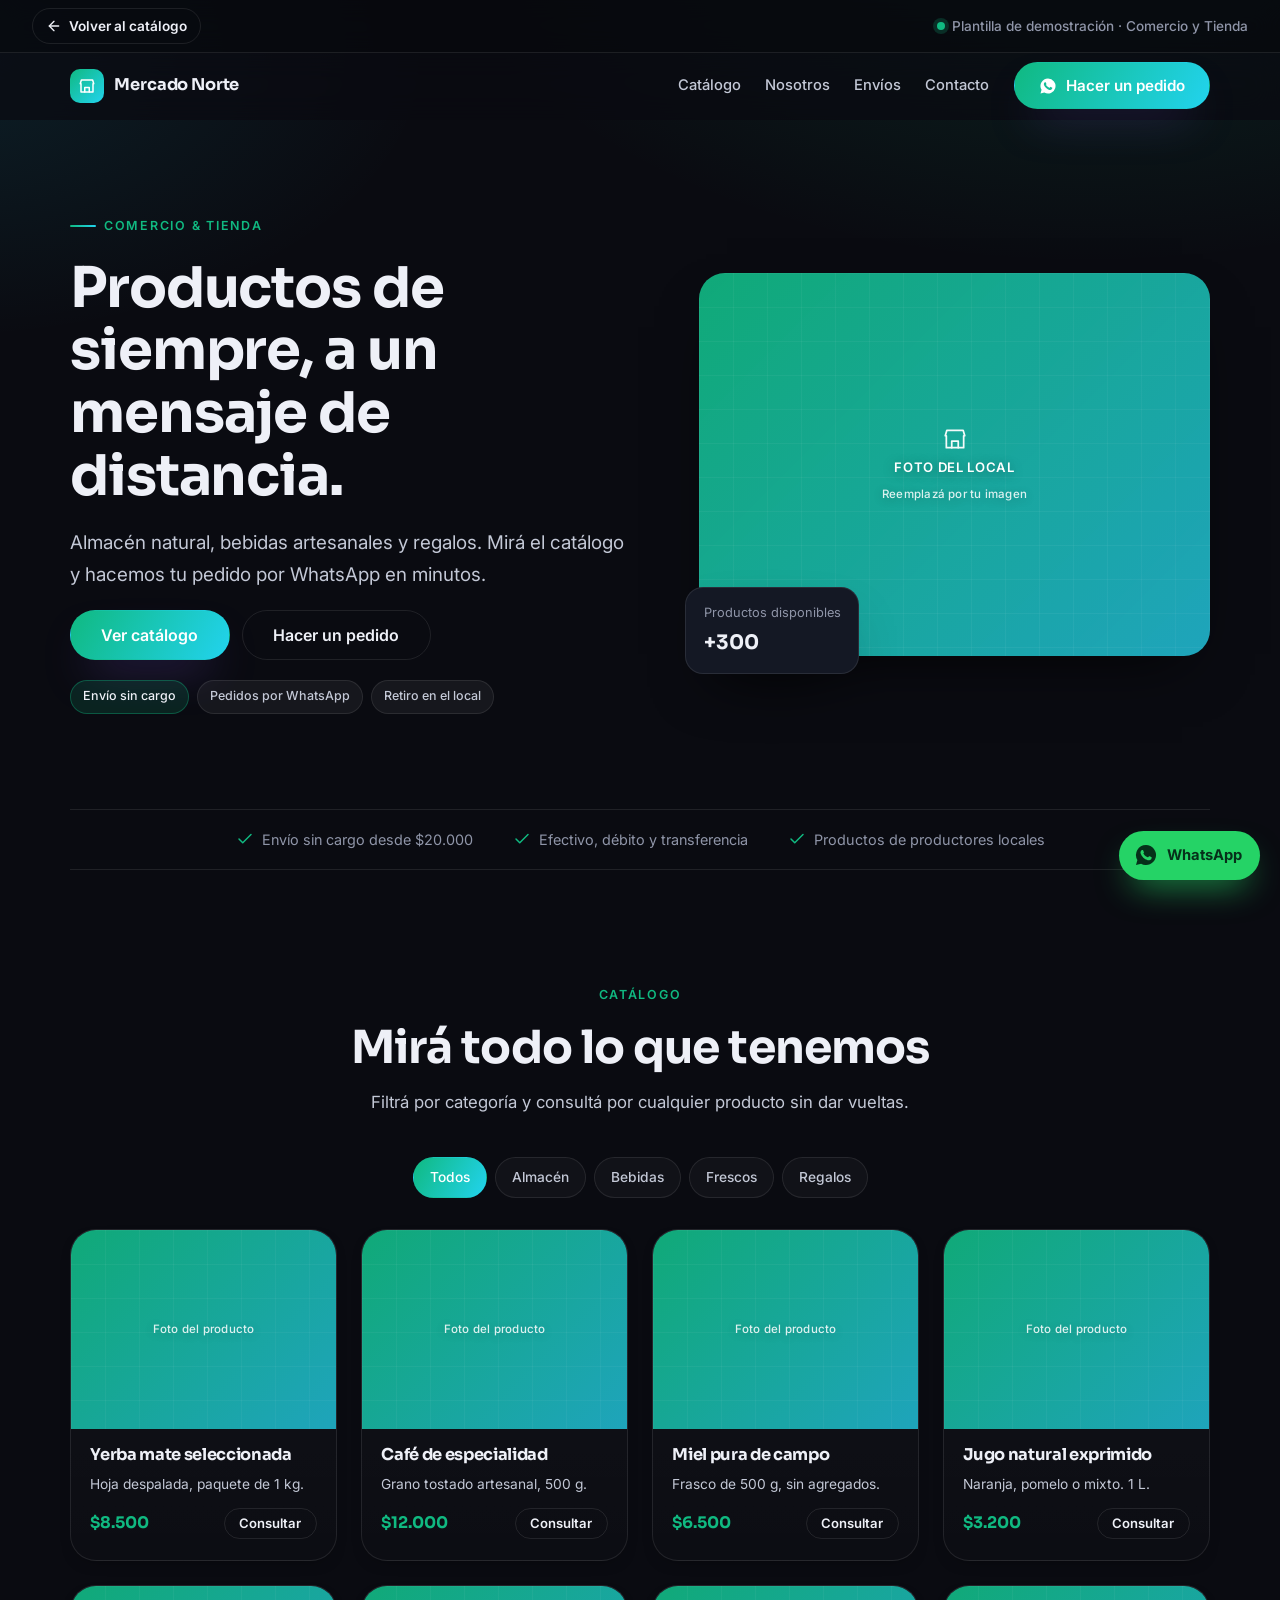
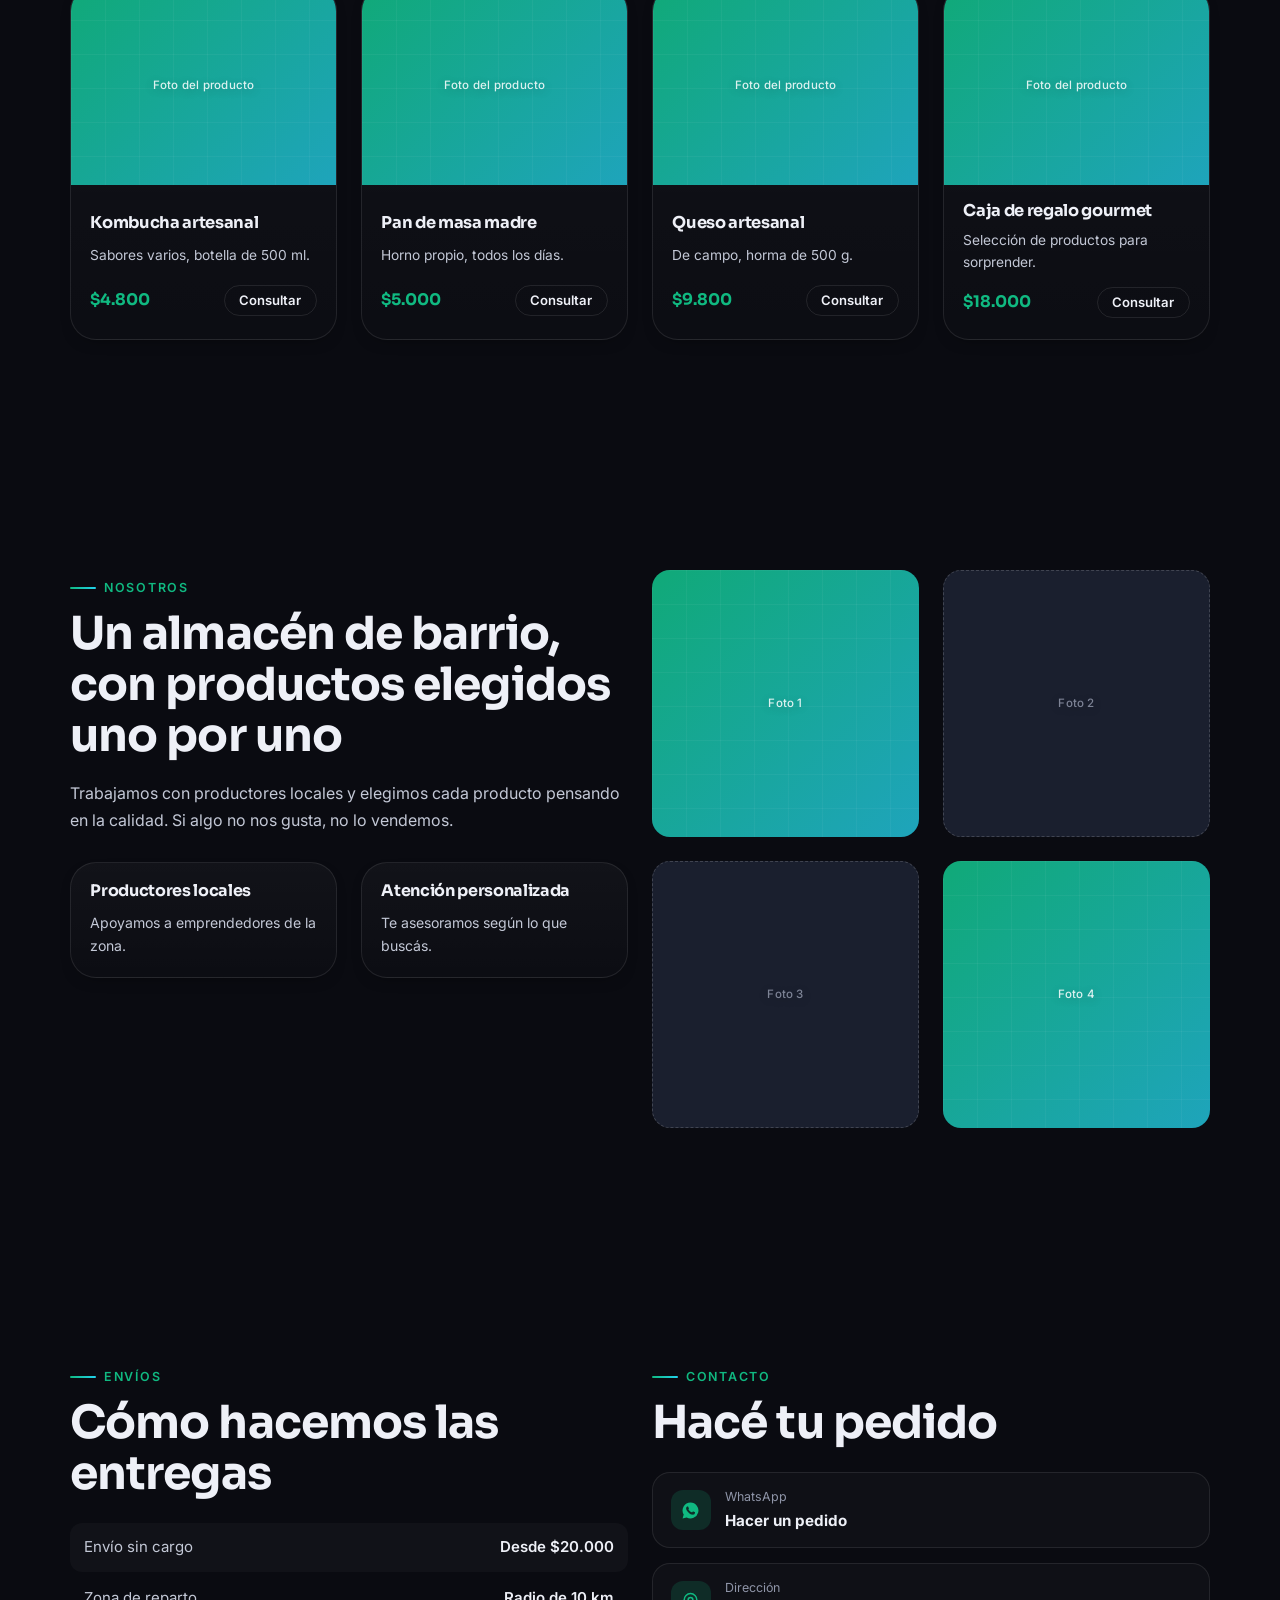
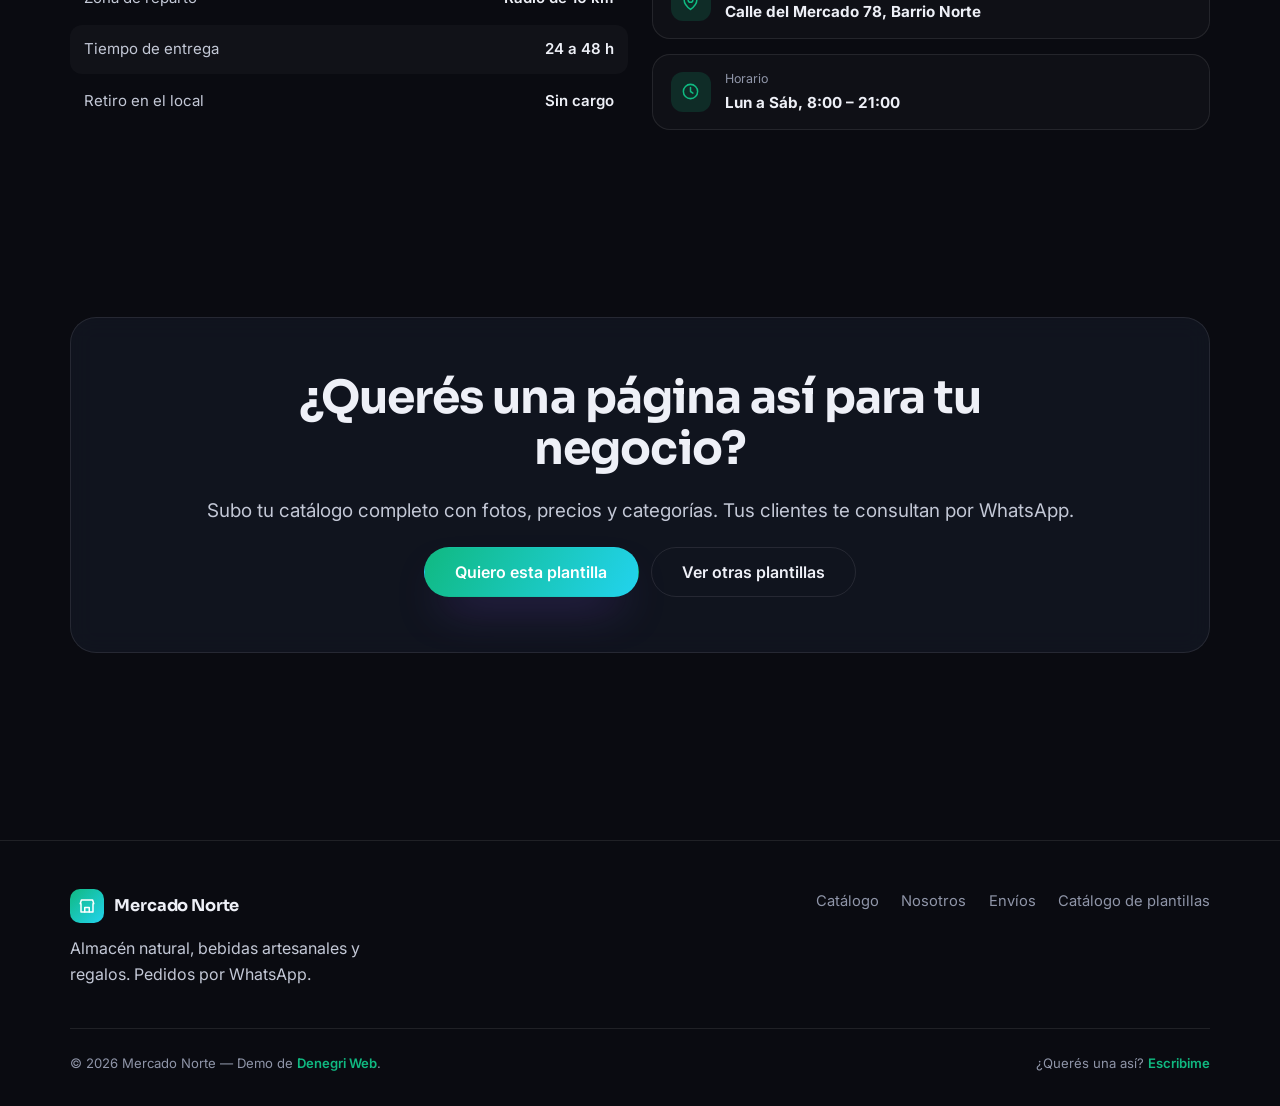
<file: demos/tienda.html>
<!DOCTYPE html>
<html lang="es">
<head>
  <meta charset="UTF-8" />
  <meta name="viewport" content="width=device-width, initial-scale=1.0" />
  <title>Mercado Norte — Comercio y Tienda | Demo</title>
  <meta name="description" content="Plantilla de demostración para comercios: catálogo de productos por categorías y consultas por WhatsApp." />
  <meta name="theme-color" content="#0a0b11" />
  <link rel="icon" type="image/svg+xml" href="../assets/img/favicon.svg" />
  <link rel="apple-touch-icon" href="../assets/img/favicon.svg" />

  <link rel="preconnect" href="https://fonts.googleapis.com" />
  <link rel="preconnect" href="https://fonts.gstatic.com" crossorigin />
  <link href="https://fonts.googleapis.com/css2?family=Sora:wght@500;600;700;800&family=Inter:wght@400;500;600;700&display=swap" rel="stylesheet" />

  <link rel="stylesheet" href="../assets/css/base.css" />
  <link rel="stylesheet" href="../assets/css/demo.css" />
</head>
<body data-accent="tienda">

  <div class="demo-bar">
    <a class="demo-bar__back" href="../index.html">
      <svg viewBox="0 0 24 24" fill="none" stroke="currentColor" stroke-width="2" stroke-linecap="round" stroke-linejoin="round" aria-hidden="true"><path d="M19 12H5"/><path d="m12 19-7-7 7-7"/></svg>
      Volver al catálogo
    </a>
    <span class="demo-bar__tag"><span class="demo-bar__dot"></span><span>Plantilla de demostración · Comercio y Tienda</span></span>
  </div>

  <header class="demo-header" data-header>
    <div class="container demo-header__inner">
      <a class="brand" href="#inicio">
        <span class="brand__mark" aria-hidden="true"><svg viewBox="0 0 24 24" fill="none" stroke="currentColor" stroke-width="2" stroke-linecap="round" stroke-linejoin="round"><path d="M3 9 4.5 4h15L21 9"/><path d="M4 9v11h16V9"/><path d="M9 20v-6h6v6"/></svg></span>
        <span>Mercado Norte</span>
      </a>

      <button class="menu-toggle" data-menu-toggle aria-expanded="false" aria-controls="demo-nav" aria-label="Abrir menú">
        <svg viewBox="0 0 24 24" fill="none" stroke="currentColor" stroke-width="2" stroke-linecap="round"><path d="M4 7h16M4 12h16M4 17h16"/></svg>
      </button>

      <nav class="demo-nav" id="demo-nav" data-menu aria-label="Navegación principal">
        <div class="demo-nav__links">
          <a href="#catalogo">Catálogo</a>
          <a href="#nosotros">Nosotros</a>
          <a href="#envios">Envíos</a>
          <a href="#contacto">Contacto</a>
        </div>
        <a class="btn btn--primary" data-config-href="whatsapp" data-wa="¡Hola! Me gustó la demo de Tienda y quiero una página así para mi negocio.">
          <svg viewBox="0 0 24 24" fill="currentColor" aria-hidden="true"><path d="M12 2a10 10 0 0 0-8.6 15.1L2 22l5.1-1.3A10 10 0 1 0 12 2Zm5.3 14.1c-.2.6-1.3 1.2-1.8 1.2-.5.1-1 .1-1.7-.1-.4-.1-.9-.3-1.6-.6-2.7-1.2-4.5-4-4.6-4.2-.1-.2-1.1-1.5-1.1-2.8s.7-2 .9-2.2c.2-.3.5-.3.7-.3h.5c.1 0 .4-.1.6.4l.7 1.7c.1.1.1.3 0 .5l-.3.4c-.1.1-.3.3-.1.6.2.3.8 1.3 1.7 2.1 1.2 1 2.1 1.3 2.4 1.5.3.1.4.1.6-.1l.8-.9c.2-.2.3-.2.6-.1l1.6.8c.2.1.4.2.4.3.1.1.1.6-.1 1.2Z"/></svg>
          Hacer un pedido
        </a>
      </nav>
    </div>
  </header>

  <main>
    <!-- Hero -->
    <section class="demo-hero" id="inicio">
      <div class="container demo-hero__grid">
        <div class="demo-hero__copy reveal">
          <span class="eyebrow">Comercio &amp; Tienda</span>
          <h1>Productos de siempre, a un mensaje de distancia.</h1>
          <p class="lead">Almacén natural, bebidas artesanales y regalos. Mirá el catálogo y hacemos tu pedido por WhatsApp en minutos.</p>
          <div class="hero-actions">
            <a class="btn btn--primary btn--lg" href="#catalogo">Ver catálogo</a>
            <a class="btn btn--ghost btn--lg" data-config-href="whatsapp" data-wa="¡Hola! Quiero hacer un pedido en Mercado Norte.">Hacer un pedido</a>
          </div>
          <div class="hero-tags">
            <span class="chip chip--accent">Envío sin cargo</span>
            <span class="chip">Pedidos por WhatsApp</span>
            <span class="chip">Retiro en el local</span>
          </div>
        </div>
        <div class="hero-visual reveal" data-delay="2" aria-hidden="true">
          <div class="ph ph--4x3">
            <div class="ph__label">
              <svg viewBox="0 0 24 24" fill="none" stroke="currentColor" stroke-width="1.6" stroke-linecap="round" stroke-linejoin="round"><path d="M3 9 4.5 4h15L21 9"/><path d="M4 9v11h16V9"/><path d="M9 20v-6h6v6"/></svg>
              Foto del local
              <small>Reemplazá por tu imagen</small>
            </div>
          </div>
          <div class="hero-float">
            <span>Productos disponibles</span>
            <strong>+300</strong>
          </div>
        </div>
      </div>
    </section>

    <div class="container">
      <div class="strip reveal">
        <span class="strip__item"><svg viewBox="0 0 24 24" fill="none" stroke="currentColor" stroke-width="2" stroke-linecap="round" stroke-linejoin="round"><path d="M20 6 9 17l-5-5"/></svg> Envío sin cargo desde $20.000</span>
        <span class="strip__item"><svg viewBox="0 0 24 24" fill="none" stroke="currentColor" stroke-width="2" stroke-linecap="round" stroke-linejoin="round"><path d="M20 6 9 17l-5-5"/></svg> Efectivo, débito y transferencia</span>
        <span class="strip__item"><svg viewBox="0 0 24 24" fill="none" stroke="currentColor" stroke-width="2" stroke-linecap="round" stroke-linejoin="round"><path d="M20 6 9 17l-5-5"/></svg> Productos de productores locales</span>
      </div>
    </div>

    <!-- Catálogo -->
    <section class="section" id="catalogo">
      <div class="container">
        <div class="section-head section-head--center reveal">
          <span class="eyebrow">Catálogo</span>
          <h2>Mirá todo lo que tenemos</h2>
          <p>Filtrá por categoría y consultá por cualquier producto sin dar vueltas.</p>
        </div>

        <div class="cat-tabs reveal" style="justify-content: center; margin-top: 2.5rem" role="tablist" aria-label="Categorías">
          <button class="is-active" data-filter="all" type="button">Todos</button>
          <button data-filter="almacen" type="button">Almacén</button>
          <button data-filter="bebidas" type="button">Bebidas</button>
          <button data-filter="frescos" type="button">Frescos</button>
          <button data-filter="regalos" type="button">Regalos</button>
        </div>

        <div class="grid grid--4" id="productos">
          <article class="card product-card reveal" data-cat="almacen">
            <div class="ph ph--4x3"><div class="ph__label"><small>Foto del producto</small></div></div>
            <div class="product-card__body">
              <h3>Yerba mate seleccionada</h3>
              <p>Hoja despalada, paquete de 1 kg.</p>
              <div class="product-card__foot">
                <span class="product-card__price">$8.500</span>
                <a class="btn btn--ghost" data-config-href="whatsapp" data-wa="¡Hola! Quiero consultar por la yerba mate seleccionada." style="padding: 0.5rem 0.9rem; font-size: 0.82rem">Consultar</a>
              </div>
            </div>
          </article>

          <article class="card product-card reveal" data-cat="almacen">
            <div class="ph ph--4x3"><div class="ph__label"><small>Foto del producto</small></div></div>
            <div class="product-card__body">
              <h3>Café de especialidad</h3>
              <p>Grano tostado artesanal, 500 g.</p>
              <div class="product-card__foot">
                <span class="product-card__price">$12.000</span>
                <a class="btn btn--ghost" data-config-href="whatsapp" data-wa="¡Hola! Quiero consultar por el café de especialidad." style="padding: 0.5rem 0.9rem; font-size: 0.82rem">Consultar</a>
              </div>
            </div>
          </article>

          <article class="card product-card reveal" data-cat="almacen">
            <div class="ph ph--4x3"><div class="ph__label"><small>Foto del producto</small></div></div>
            <div class="product-card__body">
              <h3>Miel pura de campo</h3>
              <p>Frasco de 500 g, sin agregados.</p>
              <div class="product-card__foot">
                <span class="product-card__price">$6.500</span>
                <a class="btn btn--ghost" data-config-href="whatsapp" data-wa="¡Hola! Quiero consultar por la miel pura de campo." style="padding: 0.5rem 0.9rem; font-size: 0.82rem">Consultar</a>
              </div>
            </div>
          </article>

          <article class="card product-card reveal" data-cat="bebidas">
            <div class="ph ph--4x3"><div class="ph__label"><small>Foto del producto</small></div></div>
            <div class="product-card__body">
              <h3>Jugo natural exprimido</h3>
              <p>Naranja, pomelo o mixto. 1 L.</p>
              <div class="product-card__foot">
                <span class="product-card__price">$3.200</span>
                <a class="btn btn--ghost" data-config-href="whatsapp" data-wa="¡Hola! Quiero consultar por el jugo natural exprimido." style="padding: 0.5rem 0.9rem; font-size: 0.82rem">Consultar</a>
              </div>
            </div>
          </article>

          <article class="card product-card reveal" data-cat="bebidas">
            <div class="ph ph--4x3"><div class="ph__label"><small>Foto del producto</small></div></div>
            <div class="product-card__body">
              <h3>Kombucha artesanal</h3>
              <p>Sabores varios, botella de 500 ml.</p>
              <div class="product-card__foot">
                <span class="product-card__price">$4.800</span>
                <a class="btn btn--ghost" data-config-href="whatsapp" data-wa="¡Hola! Quiero consultar por la kombucha artesanal." style="padding: 0.5rem 0.9rem; font-size: 0.82rem">Consultar</a>
              </div>
            </div>
          </article>

          <article class="card product-card reveal" data-cat="frescos">
            <div class="ph ph--4x3"><div class="ph__label"><small>Foto del producto</small></div></div>
            <div class="product-card__body">
              <h3>Pan de masa madre</h3>
              <p>Horno propio, todos los días.</p>
              <div class="product-card__foot">
                <span class="product-card__price">$5.000</span>
                <a class="btn btn--ghost" data-config-href="whatsapp" data-wa="¡Hola! Quiero consultar por el pan de masa madre." style="padding: 0.5rem 0.9rem; font-size: 0.82rem">Consultar</a>
              </div>
            </div>
          </article>

          <article class="card product-card reveal" data-cat="frescos">
            <div class="ph ph--4x3"><div class="ph__label"><small>Foto del producto</small></div></div>
            <div class="product-card__body">
              <h3>Queso artesanal</h3>
              <p>De campo, horma de 500 g.</p>
              <div class="product-card__foot">
                <span class="product-card__price">$9.800</span>
                <a class="btn btn--ghost" data-config-href="whatsapp" data-wa="¡Hola! Quiero consultar por el queso artesanal." style="padding: 0.5rem 0.9rem; font-size: 0.82rem">Consultar</a>
              </div>
            </div>
          </article>

          <article class="card product-card reveal" data-cat="regalos">
            <div class="ph ph--4x3"><div class="ph__label"><small>Foto del producto</small></div></div>
            <div class="product-card__body">
              <h3>Caja de regalo gourmet</h3>
              <p>Selección de productos para sorprender.</p>
              <div class="product-card__foot">
                <span class="product-card__price">$18.000</span>
                <a class="btn btn--ghost" data-config-href="whatsapp" data-wa="¡Hola! Quiero consultar por la caja de regalo gourmet." style="padding: 0.5rem 0.9rem; font-size: 0.82rem">Consultar</a>
              </div>
            </div>
          </article>
        </div>
      </div>
    </section>

    <!-- Nosotros -->
    <section class="section" id="nosotros">
      <div class="container grid grid--2">
        <div class="reveal">
          <span class="eyebrow">Nosotros</span>
          <h2 style="margin: 0.6rem 0 1.2rem">Un almacén de barrio, con productos elegidos uno por uno</h2>
          <p>Trabajamos con productores locales y elegimos cada producto pensando en la calidad. Si algo no nos gusta, no lo vendemos.</p>
          <div class="grid grid--2" style="margin-top: 1.8rem">
            <div class="feature-card card" style="padding: 1.2rem">
              <h3 style="font-size: 1rem">Productores locales</h3>
              <p style="font-size: 0.88rem">Apoyamos a emprendedores de la zona.</p>
            </div>
            <div class="feature-card card" style="padding: 1.2rem">
              <h3 style="font-size: 1rem">Atención personalizada</h3>
              <p style="font-size: 0.88rem">Te asesoramos según lo que buscás.</p>
            </div>
          </div>
        </div>
        <div class="grid grid--2 reveal" data-delay="1">
          <div class="ph ph--1x1"><div class="ph__label"><small>Foto 1</small></div></div>
          <div class="ph ph--1x1 ph--soft"><div class="ph__label"><small>Foto 2</small></div></div>
          <div class="ph ph--1x1 ph--soft"><div class="ph__label"><small>Foto 3</small></div></div>
          <div class="ph ph--1x1"><div class="ph__label"><small>Foto 4</small></div></div>
        </div>
      </div>
    </section>

    <!-- Envíos + Contacto -->
    <section class="section" id="envios">
      <div class="container grid grid--2">
        <div class="reveal">
          <span class="eyebrow">Envíos</span>
          <h2 style="margin: 0.6rem 0 1.5rem">Cómo hacemos las entregas</h2>
          <div class="hours">
            <div class="hours__row"><span>Envío sin cargo</span><span>Desde $20.000</span></div>
            <div class="hours__row"><span>Zona de reparto</span><span>Radio de 10 km</span></div>
            <div class="hours__row"><span>Tiempo de entrega</span><span>24 a 48 h</span></div>
            <div class="hours__row"><span>Retiro en el local</span><span>Sin cargo</span></div>
          </div>
        </div>

        <div id="contacto" class="reveal" data-delay="1">
          <span class="eyebrow">Contacto</span>
          <h2 style="margin: 0.6rem 0 1.5rem">Hacé tu pedido</h2>
          <div class="contact-list">
            <a data-config-href="whatsapp" data-wa="¡Hola! Quiero hacer un pedido en Mercado Norte.">
              <span class="contact-list__icon" aria-hidden="true"><svg viewBox="0 0 24 24" fill="currentColor"><path d="M12 2a10 10 0 0 0-8.6 15.1L2 22l5.1-1.3A10 10 0 1 0 12 2Zm5.3 14.1c-.2.6-1.3 1.2-1.8 1.2-.5.1-1 .1-1.7-.1-.4-.1-.9-.3-1.6-.6-2.7-1.2-4.5-4-4.6-4.2-.1-.2-1.1-1.5-1.1-2.8s.7-2 .9-2.2c.2-.3.5-.3.7-.3h.5c.1 0 .4-.1.6.4l.7 1.7c.1.1.1.3 0 .5l-.3.4c-.1.1-.3.3-.1.6.2.3.8 1.3 1.7 2.1 1.2 1 2.1 1.3 2.4 1.5.3.1.4.1.6-.1l.8-.9c.2-.2.3-.2.6-.1l1.6.8c.2.1.4.2.4.3.1.1.1.6-.1 1.2Z"/></svg></span>
              <span class="contact-list__text"><small>WhatsApp</small><strong>Hacer un pedido</strong></span>
            </a>
            <div class="contact-row">
              <span class="contact-list__icon" aria-hidden="true"><svg viewBox="0 0 24 24" fill="none" stroke="currentColor" stroke-width="1.9" stroke-linecap="round" stroke-linejoin="round"><path d="M20 10c0 6-8 12-8 12s-8-6-8-12a8 8 0 0 1 16 0Z"/><circle cx="12" cy="10" r="3"/></svg></span>
              <span class="contact-list__text"><small>Dirección</small><strong>Calle del Mercado 78, Barrio Norte</strong></span>
            </div>
            <div class="contact-row">
              <span class="contact-list__icon" aria-hidden="true"><svg viewBox="0 0 24 24" fill="none" stroke="currentColor" stroke-width="1.9" stroke-linecap="round" stroke-linejoin="round"><circle cx="12" cy="12" r="9"/><path d="M12 7v5l3 2"/></svg></span>
              <span class="contact-list__text"><small>Horario</small><strong>Lun a Sáb, 8:00 – 21:00</strong></span>
            </div>
          </div>
        </div>
      </div>
    </section>

    <section class="section--tight">
      <div class="container">
        <div class="panel cta-band reveal">
          <h2>¿Querés una página así para tu negocio?</h2>
          <p class="lead">Subo tu catálogo completo con fotos, precios y categorías. Tus clientes te consultan por WhatsApp.</p>
          <div class="hero-actions">
            <a class="btn btn--primary btn--lg" data-config-href="whatsapp" data-wa="¡Hola! Quiero una página como la demo de Tienda.">Quiero esta plantilla</a>
            <a class="btn btn--ghost btn--lg" href="../index.html">Ver otras plantillas</a>
          </div>
        </div>
      </div>
    </section>
  </main>

  <footer class="site-footer">
    <div class="container">
      <div class="footer-grid">
        <div class="footer-brand">
          <a class="brand" href="#inicio">
            <span class="brand__mark" aria-hidden="true"><svg viewBox="0 0 24 24" fill="none" stroke="currentColor" stroke-width="2" stroke-linecap="round" stroke-linejoin="round"><path d="M3 9 4.5 4h15L21 9"/><path d="M4 9v11h16V9"/><path d="M9 20v-6h6v6"/></svg></span>
            <span>Mercado Norte</span>
          </a>
          <p>Almacén natural, bebidas artesanales y regalos. Pedidos por WhatsApp.</p>
        </div>
        <nav class="footer-links" aria-label="Enlaces del pie">
          <a href="#catalogo">Catálogo</a>
          <a href="#nosotros">Nosotros</a>
          <a href="#envios">Envíos</a>
          <a href="../index.html">Catálogo de plantillas</a>
        </nav>
      </div>
      <div class="footer-bottom">
        <span>© <span data-year>2026</span> Mercado Norte — Demo de <a href="../index.html" style="color: var(--accent); font-weight: 600">Denegri Web</a>.</span>
        <span>¿Querés una así? <a data-config-href="whatsapp" data-wa="¡Hola! Vi la demo de Tienda." style="color: var(--accent); font-weight: 600">Escribime</a></span>
      </div>
    </div>
  </footer>

  <a class="wa-float" data-config-href="whatsapp" data-wa="¡Hola! Me gustó la demo de Tienda y quiero una página así." aria-label="Escribinos por WhatsApp">
    <svg viewBox="0 0 24 24" fill="currentColor" aria-hidden="true"><path d="M12 2a10 10 0 0 0-8.6 15.1L2 22l5.1-1.3A10 10 0 1 0 12 2Zm5.3 14.1c-.2.6-1.3 1.2-1.8 1.2-.5.1-1 .1-1.7-.1-.4-.1-.9-.3-1.6-.6-2.7-1.2-4.5-4-4.6-4.2-.1-.2-1.1-1.5-1.1-2.8s.7-2 .9-2.2c.2-.3.5-.3.7-.3h.5c.1 0 .4-.1.6.4l.7 1.7c.1.1.1.3 0 .5l-.3.4c-.1.1-.3.3-.1.6.2.3.8 1.3 1.7 2.1 1.2 1 2.1 1.3 2.4 1.5.3.1.4.1.6-.1l.8-.9c.2-.2.3-.2.6-.1l1.6.8c.2.1.4.2.4.3.1.1.1.6-.1 1.2Z"/></svg>
    <span>WhatsApp</span>
  </a>

  <script src="../assets/js/config.js"></script>
  <script src="../assets/js/main.js"></script>
  <script>
    /* Filtro simple por categorías del catálogo */
    (function () {
      var tabs = document.querySelectorAll(".cat-tabs button");
      var cards = document.querySelectorAll("#productos [data-cat]");
      tabs.forEach(function (tab) {
        tab.addEventListener("click", function () {
          var cat = tab.getAttribute("data-filter");
          tabs.forEach(function (t) { t.classList.remove("is-active"); });
          tab.classList.add("is-active");
          cards.forEach(function (card) {
            var mostrar = cat === "all" || card.getAttribute("data-cat") === cat;
            card.style.display = mostrar ? "" : "none";
          });
        });
      });
    })();
  </script>
</body>
</html>
</file>
<file: assets/css/base.css>
/* ============================================================================
   BASE — variables, reset, tipografía y componentes compartidos
   (catálogo + demos). Los acentos de color cambian según el rubro.
   ============================================================================ */

:root {
  /* Superficies */
  --bg: #0a0b11;
  --bg-soft: #0e1018;
  --surface: #141824;
  --surface-2: #1a1f2e;
  --border: rgba(255, 255, 255, 0.09);
  --border-strong: rgba(255, 255, 255, 0.17);

  /* Texto */
  --text: #eef0f7;
  --text-soft: #c3c8d6;
  --muted: #8f95a8;

  /* Acento por defecto (se sobreescribe con [data-accent]) */
  --accent: #8b5cf6;
  --accent-rgb: 139, 92, 246;
  --accent-2: #22d3ee;
  --accent-2-rgb: 34, 211, 238;

  /* Formas */
  --radius-sm: 12px;
  --radius: 18px;
  --radius-lg: 26px;
  --pill: 999px;

  /* Sombras */
  --shadow-sm: 0 6px 18px -12px rgba(0, 0, 0, 0.8);
  --shadow: 0 26px 60px -28px rgba(0, 0, 0, 0.85);
  --shadow-accent: 0 22px 45px -20px rgba(var(--accent-rgb), 0.65);

  /* Layout */
  --container: 1140px;
  --header-h: 72px;
  --demobar-h: 52px;
  --section-y: clamp(64px, 9vw, 120px);

  /* Tipografía */
  --font-body: "Inter", system-ui, -apple-system, "Segoe UI", Roboto, Arial, sans-serif;
  --font-head: "Sora", "Inter", system-ui, -apple-system, "Segoe UI", Roboto, sans-serif;

  --ease: cubic-bezier(0.22, 0.61, 0.36, 1);
}

/* ----------------------------------------- acentos por rubro (demos) ------ */
[data-accent="peluqueria"] { --accent: #a855f7; --accent-rgb: 168, 85, 247; --accent-2: #f472b6; --accent-2-rgb: 244, 114, 182; }
[data-accent="gimnasio"]   { --accent: #ff7a18; --accent-rgb: 255, 122, 24; --accent-2: #ef4444; --accent-2-rgb: 239, 68, 68; }
[data-accent="tienda"]     { --accent: #10b981; --accent-rgb: 16, 185, 129; --accent-2: #22d3ee; --accent-2-rgb: 34, 211, 238; }
[data-accent="servicios"]  { --accent: #3b82f6; --accent-rgb: 59, 130, 246; --accent-2: #22d3ee; --accent-2-rgb: 34, 211, 238; }
[data-accent="eventos"]    { --accent: #f0b429; --accent-rgb: 240, 180, 41; --accent-2: #ec4899; --accent-2-rgb: 236, 72, 153; }
/* Restaurante — estética tomada del Instagram de Amida: negro puro, tipografía
   blanca en mayúsculas y acento rojo→ámbar. */
[data-accent="restaurante"] {
  --accent: #ff2d3f;
  --accent-rgb: 255, 45, 63;
  --accent-2: #ff9d2e;
  --accent-2-rgb: 255, 157, 46;

  --bg: #070707;
  --bg-soft: #0c0c0c;
  --surface: #111111;
  --surface-2: #171717;
  --border: rgba(255, 255, 255, 0.11);
  --border-strong: rgba(255, 255, 255, 0.24);
}

/* ------------------------------------------------------------- reset ----- */
*,
*::before,
*::after { box-sizing: border-box; }

* { margin: 0; }

html { -webkit-text-size-adjust: 100%; scroll-behavior: smooth; }

body {
  min-height: 100vh;
  font-family: var(--font-body);
  font-size: 16px;
  line-height: 1.65;
  color: var(--text);
  background:
    radial-gradient(1100px 620px at 85% -12%, rgba(var(--accent-rgb), 0.16), transparent 60%),
    radial-gradient(900px 520px at -5% 6%, rgba(var(--accent-2-rgb), 0.1), transparent 55%),
    var(--bg);
  background-attachment: fixed;
  -webkit-font-smoothing: antialiased;
  overflow-x: hidden;
}

body.menu-open { overflow: hidden; }

img, svg, video { display: block; max-width: 100%; }

a { color: inherit; text-decoration: none; }

button { font: inherit; color: inherit; background: none; border: 0; cursor: pointer; }

ul { list-style: none; padding: 0; }

h1, h2, h3, h4 {
  font-family: var(--font-head);
  font-weight: 700;
  line-height: 1.12;
  letter-spacing: -0.02em;
}

h1 { font-size: clamp(2.2rem, 6vw, 4rem); }
h2 { font-size: clamp(1.75rem, 4.2vw, 2.85rem); }
h3 { font-size: clamp(1.15rem, 2.2vw, 1.4rem); }

p { color: var(--text-soft); }

:focus-visible {
  outline: 2px solid var(--accent);
  outline-offset: 3px;
  border-radius: 6px;
}

::selection { background: rgba(var(--accent-rgb), 0.4); }

/* --------------------------------------------------------- utilidades ---- */
.container {
  width: min(100% - 2.5rem, var(--container));
  margin-inline: auto;
}

.section { padding-block: var(--section-y); }
.section--tight { padding-block: clamp(40px, 6vw, 72px); }

.sr-only {
  position: absolute;
  width: 1px; height: 1px;
  padding: 0; margin: -1px;
  overflow: hidden;
  clip: rect(0 0 0 0);
  white-space: nowrap;
  border: 0;
}

.skip-link {
  position: absolute;
  left: 50%; top: -100px;
  transform: translateX(-50%);
  z-index: 999;
  padding: 0.7rem 1.2rem;
  border-radius: var(--pill);
  background: var(--accent);
  color: #fff;
  font-weight: 600;
  transition: top 0.25s var(--ease);
}
.skip-link:focus { top: 12px; }

/* ------------------------------------------------ encabezados de sección -- */
.eyebrow {
  display: inline-flex;
  align-items: center;
  gap: 0.5rem;
  font-size: 0.78rem;
  font-weight: 600;
  letter-spacing: 0.14em;
  text-transform: uppercase;
  color: var(--accent);
}
.eyebrow::before {
  content: "";
  width: 26px; height: 2px;
  border-radius: 2px;
  background: linear-gradient(90deg, var(--accent), var(--accent-2));
}

.section-head { max-width: 660px; display: grid; gap: 1rem; }
.section-head--center { margin-inline: auto; text-align: center; justify-items: center; }
.section-head--center .eyebrow::before { display: none; }
.section-head p { font-size: 1.05rem; }

.lead { font-size: clamp(1.02rem, 2vw, 1.18rem); color: var(--text-soft); }

/* ---------------------------------------------------------- botones ----- */
.btn {
  --btn-bg: var(--surface-2);
  --btn-fg: var(--text);
  display: inline-flex;
  align-items: center;
  justify-content: center;
  gap: 0.55rem;
  padding: 0.85rem 1.5rem;
  border-radius: var(--pill);
  background: var(--btn-bg);
  color: var(--btn-fg);
  font-weight: 600;
  font-size: 0.95rem;
  line-height: 1;
  border: 1px solid var(--border);
  transition: transform 0.25s var(--ease), box-shadow 0.25s var(--ease),
    background 0.25s var(--ease), border-color 0.25s var(--ease), opacity 0.25s var(--ease);
  white-space: nowrap;
}
.btn svg { width: 18px; height: 18px; flex: none; }
.btn:hover { transform: translateY(-2px); }
.btn:active { transform: translateY(0); }

.btn--primary {
  --btn-fg: #fff;
  background: linear-gradient(120deg, var(--accent), var(--accent-2));
  border-color: transparent;
  box-shadow: var(--shadow-accent);
}
.btn--primary:hover { box-shadow: 0 28px 55px -18px rgba(var(--accent-rgb), 0.8); }

.btn--ghost { background: transparent; }
.btn--ghost:hover { background: rgba(255, 255, 255, 0.05); border-color: var(--border-strong); }

.btn--lg { padding: 1rem 1.9rem; font-size: 1rem; }
.btn--block { width: 100%; }

/* ------------------------------------------------------------ chips ----- */
.chip {
  display: inline-flex;
  align-items: center;
  gap: 0.4rem;
  padding: 0.35rem 0.75rem;
  border-radius: var(--pill);
  background: rgba(255, 255, 255, 0.05);
  border: 1px solid var(--border);
  font-size: 0.78rem;
  font-weight: 500;
  color: var(--text-soft);
}
.chip--accent {
  background: rgba(var(--accent-rgb), 0.14);
  border-color: rgba(var(--accent-rgb), 0.35);
  color: var(--text);
}

/* ------------------------------------------------------------ tarjetas -- */
.card {
  background: linear-gradient(180deg, rgba(255, 255, 255, 0.035), rgba(255, 255, 255, 0.01));
  border: 1px solid var(--border);
  border-radius: var(--radius-lg);
  box-shadow: var(--shadow-sm);
}

/* ---------------------------------------- panel / caja de vidrio --------- */
.panel {
  background: rgba(20, 24, 36, 0.72);
  backdrop-filter: blur(12px);
  -webkit-backdrop-filter: blur(12px);
  border: 1px solid var(--border);
  border-radius: var(--radius-lg);
}

/* -------------------------------------------------- placeholder visual -- */
/* Bloques con degradado que reemplazan a las fotos reales.               */
.ph {
  position: relative;
  display: grid;
  place-items: center;
  overflow: hidden;
  border-radius: var(--radius);
  background:
    linear-gradient(135deg, rgba(var(--accent-rgb), 0.9), rgba(var(--accent-2-rgb), 0.75)),
    var(--surface);
  color: #fff;
  text-align: center;
  isolation: isolate;
}
.ph::after {
  content: "";
  position: absolute;
  inset: 0;
  background-image:
    linear-gradient(rgba(255, 255, 255, 0.09) 1px, transparent 1px),
    linear-gradient(90deg, rgba(255, 255, 255, 0.09) 1px, transparent 1px);
  background-size: 34px 34px;
  opacity: 0.5;
  z-index: -1;
}
.ph__label {
  display: grid;
  gap: 0.35rem;
  padding: 1rem;
  font-size: 0.82rem;
  font-weight: 600;
  letter-spacing: 0.05em;
  text-transform: uppercase;
  text-shadow: 0 2px 12px rgba(0, 0, 0, 0.35);
}
.ph__label svg { width: 26px; height: 26px; margin-inline: auto; opacity: 0.95; }
.ph__label small {
  font-size: 0.72rem;
  font-weight: 500;
  letter-spacing: 0.02em;
  text-transform: none;
  opacity: 0.85;
}
.ph--16x9 { aspect-ratio: 16 / 9; }
.ph--4x3 { aspect-ratio: 4 / 3; }
.ph--1x1 { aspect-ratio: 1 / 1; }
.ph--3x4 { aspect-ratio: 3 / 4; }
.ph--soft {
  background: var(--surface-2);
  border: 1px dashed var(--border-strong);
  color: var(--muted);
}
.ph--soft::after { display: none; }

/* --------------------------------------------------------- franjas ------ */
.strip {
  display: flex;
  flex-wrap: wrap;
  gap: 1rem 2.5rem;
  align-items: center;
  justify-content: center;
  padding: 1.1rem 1.5rem;
  border-block: 1px solid var(--border);
  color: var(--muted);
  font-size: 0.9rem;
}
.strip strong { color: var(--text); font-family: var(--font-head); }
.strip__item { display: inline-flex; align-items: center; gap: 0.5rem; }
.strip__item svg { width: 18px; height: 18px; color: var(--accent); }

/* ------------------------------------------------------------- grids ----- */
.grid { display: grid; gap: 1.5rem; }
.grid--2 { grid-template-columns: repeat(2, minmax(0, 1fr)); }
.grid--3 { grid-template-columns: repeat(3, minmax(0, 1fr)); }
.grid--4 { grid-template-columns: repeat(4, minmax(0, 1fr)); }
.grid--auto { grid-template-columns: repeat(auto-fill, minmax(240px, 1fr)); }

/* ------------------------------------------------------ acciones de CTA -- */
.hero-actions { display: flex; flex-wrap: wrap; gap: 0.75rem; }

/* ------------------------------------------------------ franja de CTA --- */
.cta-band {
  padding: clamp(2rem, 5vw, 3.4rem);
  display: grid;
  gap: 1.3rem;
  justify-items: center;
  text-align: center;
}
.cta-band h2 { max-width: 22ch; }
.cta-band .hero-actions { justify-content: center; }

/* -------------------------------------------------------- lista contacto */
.contact-list { display: grid; gap: 0.9rem; }
.contact-list a,
.contact-list .contact-row {
  display: flex;
  align-items: center;
  gap: 0.9rem;
  padding: 0.9rem 1.1rem;
  border-radius: var(--radius);
  border: 1px solid var(--border);
  background: rgba(255, 255, 255, 0.025);
  transition: transform 0.25s var(--ease), border-color 0.25s var(--ease), background 0.25s var(--ease);
}
.contact-list a:hover {
  transform: translateX(4px);
  border-color: var(--border-strong);
  background: rgba(255, 255, 255, 0.05);
}
.contact-list__icon {
  display: grid;
  place-items: center;
  width: 40px; height: 40px;
  border-radius: 12px;
  background: rgba(var(--accent-rgb), 0.16);
  color: var(--accent);
  flex: none;
}
.contact-list__icon svg { width: 19px; height: 19px; }
.contact-list__text { display: grid; }
.contact-list__text small { color: var(--muted); font-size: 0.78rem; }
.contact-list__text strong { font-size: 0.95rem; word-break: break-word; }

/* --------------------------------------------------------- scroll reveal -- */
.reveal {
  opacity: 0;
  transform: translateY(22px);
  transition: opacity 0.7s var(--ease), transform 0.7s var(--ease);
  will-change: opacity, transform;
}
.reveal.is-visible { opacity: 1; transform: none; }
.reveal[data-delay="1"] { transition-delay: 0.08s; }
.reveal[data-delay="2"] { transition-delay: 0.16s; }
.reveal[data-delay="3"] { transition-delay: 0.24s; }
.reveal[data-delay="4"] { transition-delay: 0.32s; }
.reveal[data-delay="5"] { transition-delay: 0.4s; }

/* ------------------------------------------------- botón flotante WhatsApp */
.wa-float {
  position: fixed;
  right: 20px;
  bottom: 20px;
  z-index: 60;
  display: inline-flex;
  align-items: center;
  gap: 0.6rem;
  padding: 0.78rem 1.1rem 0.78rem 0.9rem;
  border-radius: var(--pill);
  background: #25d366;
  color: #06301a;
  font-weight: 700;
  font-size: 0.92rem;
  box-shadow: 0 16px 34px -12px rgba(37, 211, 102, 0.75);
  transition: transform 0.25s var(--ease), box-shadow 0.25s var(--ease);
}
.wa-float:hover { transform: translateY(-3px) scale(1.02); box-shadow: 0 22px 40px -14px rgba(37, 211, 102, 0.85); }
.wa-float svg { width: 24px; height: 24px; flex: none; }
.wa-float::before {
  content: "";
  position: absolute;
  inset: -1px;
  border-radius: var(--pill);
  box-shadow: 0 0 0 0 rgba(37, 211, 102, 0.55);
  animation: waPulse 2.6s infinite;
  pointer-events: none;
}
@keyframes waPulse {
  0% { box-shadow: 0 0 0 0 rgba(37, 211, 102, 0.5); }
  70% { box-shadow: 0 0 0 14px rgba(37, 211, 102, 0); }
  100% { box-shadow: 0 0 0 0 rgba(37, 211, 102, 0); }
}

/* -------------------------------------------------- botón de menú (móvil) -- */
.menu-toggle {
  display: none;
  width: 44px;
  height: 44px;
  border-radius: 12px;
  border: 1px solid var(--border);
  background: rgba(255, 255, 255, 0.03);
  place-items: center;
  flex: none;
}
.menu-toggle svg { width: 22px; height: 22px; }
.menu-toggle:hover { border-color: var(--border-strong); }

/* --------------------------------------------------------- barra de demo -- */
.demo-bar {
  position: sticky;
  top: 0;
  z-index: 50;
  min-height: var(--demobar-h);
  display: flex;
  align-items: center;
  gap: 0.75rem;
  padding: 0.5rem clamp(1rem, 4vw, 2rem);
  background: rgba(8, 9, 14, 0.85);
  backdrop-filter: blur(12px);
  -webkit-backdrop-filter: blur(12px);
  border-bottom: 1px solid var(--border);
  font-size: 0.85rem;
}
.demo-bar__back {
  display: inline-flex;
  align-items: center;
  gap: 0.45rem;
  font-weight: 600;
  color: var(--text);
  padding: 0.35rem 0.8rem;
  border-radius: var(--pill);
  border: 1px solid var(--border);
  transition: background 0.2s var(--ease), border-color 0.2s var(--ease);
}
.demo-bar__back:hover { background: rgba(255, 255, 255, 0.06); border-color: var(--border-strong); }
.demo-bar__back svg { width: 16px; height: 16px; }
.demo-bar__tag {
  display: inline-flex;
  align-items: center;
  gap: 0.45rem;
  margin-left: auto;
  color: var(--muted);
  font-weight: 500;
}
.demo-bar__dot {
  width: 8px; height: 8px;
  border-radius: 50%;
  background: var(--accent);
  box-shadow: 0 0 0 4px rgba(var(--accent-rgb), 0.2);
}
@media (max-width: 560px) {
  .demo-bar__tag span:not(.demo-bar__dot) { display: none; }
}

/* -------------------------------------------------------------- footer --- */
.site-footer {
  padding-block: 3rem 2rem;
  border-top: 1px solid var(--border);
  margin-top: var(--section-y);
}
.footer-grid {
  display: flex;
  flex-wrap: wrap;
  gap: 1.5rem 3rem;
  justify-content: space-between;
  align-items: flex-start;
}
.footer-brand { display: grid; gap: 0.75rem; max-width: 320px; }
.footer-links { display: flex; flex-wrap: wrap; gap: 0.6rem 1.4rem; }
.footer-links a { color: var(--muted); font-size: 0.92rem; transition: color 0.2s var(--ease); }
.footer-links a:hover { color: var(--text); }
.footer-bottom {
  margin-top: 2.5rem;
  padding-top: 1.5rem;
  border-top: 1px solid var(--border);
  display: flex;
  flex-wrap: wrap;
  gap: 0.6rem 1.5rem;
  justify-content: space-between;
  color: var(--muted);
  font-size: 0.82rem;
}

/* --------------------------------------------------------------- brand --- */
.brand {
  display: inline-flex;
  align-items: center;
  gap: 0.65rem;
  font-family: var(--font-head);
  font-weight: 700;
  font-size: 1.02rem;
  letter-spacing: -0.01em;
}
.brand__mark {
  display: grid;
  place-items: center;
  width: 34px; height: 34px;
  border-radius: 10px;
  background: linear-gradient(135deg, var(--accent), var(--accent-2));
  color: #fff;
  font-size: 0.95rem;
  font-weight: 800;
  box-shadow: var(--shadow-accent);
}
.brand__mark svg { width: 18px; height: 18px; }
.brand__name { display: inline-flex; align-items: baseline; }
.brand__dot { color: var(--accent); }

/* ----------------------------------------------------- grillas adaptables */
@media (max-width: 960px) {
  .grid--4 { grid-template-columns: repeat(2, minmax(0, 1fr)); }
  .grid--3 { grid-template-columns: repeat(2, minmax(0, 1fr)); }
}
@media (max-width: 620px) {
  .grid--2,
  .grid--3,
  .grid--4,
  .grid--auto { grid-template-columns: 1fr; }
}

@media (prefers-reduced-motion: reduce) {
  html { scroll-behavior: auto; }
  *, *::before, *::after {
    animation-duration: 0.001ms !important;
    animation-iteration-count: 1 !important;
    transition-duration: 0.001ms !important;
  }
  .reveal { opacity: 1; transform: none; }
}
</file>
<file: assets/css/catalog.css>
/* ============================================================================
   CATALOG — estilos de la página principal (index.html)
   ============================================================================ */

/* --------------------------------------------------------- header fijo --- */
.site-header {
  position: sticky;
  top: 0;
  z-index: 50;
  background: rgba(10, 11, 17, 0.68);
  backdrop-filter: blur(14px);
  -webkit-backdrop-filter: blur(14px);
  border-bottom: 1px solid transparent;
  transition: border-color 0.3s var(--ease), background 0.3s var(--ease);
}
.site-header.is-scrolled {
  border-bottom-color: var(--border);
  background: rgba(10, 11, 17, 0.92);
}
.site-header__inner {
  display: flex;
  align-items: center;
  justify-content: space-between;
  gap: 1rem;
  min-height: var(--header-h);
}
.site-nav { display: flex; align-items: center; gap: 1.6rem; }
.site-nav__links { display: flex; align-items: center; gap: 1.5rem; }
.site-nav__links a {
  font-size: 0.92rem;
  font-weight: 500;
  color: var(--text-soft);
  position: relative;
  padding: 0.2rem 0;
  transition: color 0.2s var(--ease);
}
.site-nav__links a:hover,
.site-nav__links a.is-active { color: var(--text); }
.site-nav__links a::after {
  content: "";
  position: absolute;
  left: 0; bottom: -4px;
  width: 100%; height: 2px;
  border-radius: 2px;
  background: linear-gradient(90deg, var(--accent), var(--accent-2));
  transform: scaleX(0);
  transform-origin: left;
  transition: transform 0.3s var(--ease);
}
.site-nav__links a:hover::after,
.site-nav__links a.is-active::after { transform: scaleX(1); }

/* -------------------------------------------------------------- HERO ----- */
.hero { position: relative; padding-block: clamp(3rem, 8vw, 6.5rem); overflow: hidden; }
.hero__grid {
  display: grid;
  grid-template-columns: 1.06fr 0.94fr;
  gap: clamp(2rem, 5vw, 4.5rem);
  align-items: center;
}
.hero__copy { display: grid; gap: 1.4rem; justify-items: start; }
.hero__badges { display: flex; flex-wrap: wrap; gap: 0.5rem; }
.hero__actions { display: flex; flex-wrap: wrap; gap: 0.8rem; }
.hero__proof { display: flex; flex-wrap: wrap; gap: 0.6rem 1.6rem; color: var(--muted); font-size: 0.88rem; }
.hero__proof span { display: inline-flex; align-items: center; gap: 0.45rem; }
.hero__proof svg { width: 17px; height: 17px; color: var(--accent); }

/* --------------------------------------- maqueta de navegador (hero) ----- */
.browser {
  border-radius: var(--radius-lg);
  border: 1px solid var(--border);
  background: var(--surface);
  box-shadow: var(--shadow);
  overflow: hidden;
  transform: perspective(1400px) rotateY(-7deg) rotateX(3deg);
  transition: transform 0.6s var(--ease);
}
.browser:hover { transform: perspective(1400px) rotateY(-3deg) rotateX(1deg) translateY(-4px); }
.browser__bar {
  display: flex;
  align-items: center;
  gap: 0.45rem;
  padding: 0.7rem 0.9rem;
  border-bottom: 1px solid var(--border);
  background: rgba(255, 255, 255, 0.03);
}
.browser__dot { width: 10px; height: 10px; border-radius: 50%; background: rgba(255, 255, 255, 0.18); }
.browser__dot:nth-child(1) { background: #ff5f57; }
.browser__dot:nth-child(2) { background: #febc2e; }
.browser__dot:nth-child(3) { background: #28c840; }
.browser__url {
  margin-left: 0.6rem;
  flex: 1;
  padding: 0.3rem 0.75rem;
  border-radius: var(--pill);
  background: rgba(0, 0, 0, 0.28);
  font-size: 0.74rem;
  color: var(--muted);
}
.browser__body { padding: 1rem; display: grid; gap: 0.75rem; }
.browser__hero {
  aspect-ratio: 16 / 7;
  border-radius: var(--radius-sm);
  background: linear-gradient(135deg, rgba(var(--accent-rgb), 0.9), rgba(var(--accent-2-rgb), 0.7));
  position: relative;
  overflow: hidden;
}
.browser__hero::after {
  content: "";
  position: absolute;
  left: 1rem; bottom: 1rem;
  width: 55%; height: 12px;
  border-radius: 6px;
  background: rgba(255, 255, 255, 0.85);
}
.browser__hero::before {
  content: "";
  position: absolute;
  left: 1rem; bottom: 2.1rem;
  width: 72%; height: 8px;
  border-radius: 6px;
  background: rgba(255, 255, 255, 0.45);
}
.browser__row { display: grid; grid-template-columns: repeat(3, 1fr); gap: 0.75rem; }
.browser__cell {
  aspect-ratio: 4 / 3;
  border-radius: var(--radius-sm);
  background: rgba(255, 255, 255, 0.05);
  border: 1px solid var(--border);
}

/* ---------------------------------------------------- franja de stats ---- */
.stats {
  display: grid;
  grid-template-columns: repeat(4, 1fr);
  gap: 1.5rem;
  padding: clamp(1.6rem, 3vw, 2.4rem);
  text-align: center;
}
.stat { display: grid; gap: 0.3rem; }
.stat strong {
  font-family: var(--font-head);
  font-size: clamp(1.6rem, 3.6vw, 2.3rem);
  background: linear-gradient(120deg, var(--accent), var(--accent-2));
  -webkit-background-clip: text;
  background-clip: text;
  color: transparent;
}
.stat span { color: var(--muted); font-size: 0.86rem; }

/* -------------------------------------------------------- plantillas ----- */
.templates { display: grid; grid-template-columns: repeat(3, 1fr); gap: 1.6rem; }
.template-card {
  overflow: hidden;
  display: grid;
  align-content: start;
  position: relative;
  transition: transform 0.35s var(--ease), border-color 0.35s var(--ease), box-shadow 0.35s var(--ease);
}
.template-card:hover {
  transform: translateY(-6px);
  border-color: var(--border-strong);
  box-shadow: 0 34px 70px -34px rgba(0, 0, 0, 0.9);
}
.template-card__preview { position: relative; }
.template-card__preview .ph { border-radius: 0; aspect-ratio: 16 / 10; }
.template-card__body { padding: 1.4rem 1.5rem 1.6rem; display: grid; gap: 0.8rem; }
.template-card__body h3 { font-size: 1.2rem; }
.template-card__body p { font-size: 0.92rem; }
.template-card__tags { display: flex; flex-wrap: wrap; gap: 0.4rem; }
.template-card__link {
  display: inline-flex;
  align-items: center;
  gap: 0.45rem;
  margin-top: 0.35rem;
  font-weight: 600;
  font-size: 0.92rem;
  color: var(--accent);
}
.template-card__link svg { width: 17px; height: 17px; transition: transform 0.25s var(--ease); }
.template-card:hover .template-card__link svg { transform: translateX(4px); }
/* toda la tarjeta es clickeable y lleva a la demo de la plantilla */
.template-card__link::after {
  content: "";
  position: absolute;
  inset: 0;
  z-index: 1;
}
.template-card__flag {
  position: absolute;
  top: 0.8rem; right: 0.8rem;
  padding: 0.28rem 0.7rem;
  border-radius: var(--pill);
  background: rgba(8, 9, 14, 0.75);
  border: 1px solid var(--border-strong);
  backdrop-filter: blur(6px);
  font-size: 0.72rem;
  font-weight: 600;
  color: var(--text);
}

/* ----------------------------------------------------------- proceso ----- */
.process { display: grid; grid-template-columns: repeat(4, 1fr); gap: 1.4rem; counter-reset: step; }
.step { position: relative; display: grid; gap: 0.8rem; padding: 1.7rem 1.5rem; align-content: start; }
.step__num {
  display: grid; place-items: center;
  width: 44px; height: 44px;
  border-radius: 14px;
  background: linear-gradient(135deg, var(--accent), var(--accent-2));
  color: #fff;
  font-family: var(--font-head);
  font-weight: 700;
  box-shadow: var(--shadow-accent);
}
.step h3 { font-size: 1.1rem; }
.step p { font-size: 0.92rem; }
.step::after {
  content: "";
  position: absolute;
  top: 2.35rem;
  right: -0.7rem;
  width: 1.4rem; height: 2px;
  background: var(--border-strong);
}
.step:last-child::after { display: none; }

/* ----------------------------------------------------------- precios ----- */
.pricing { display: grid; grid-template-columns: repeat(2, minmax(0, 1fr)); gap: 1.6rem; align-items: start; max-width: 880px; margin-inline: auto; }
.price-card { position: relative; display: grid; gap: 1.2rem; padding: clamp(1.7rem, 3vw, 2.4rem); align-content: start; }
.price-card--featured {
  border-color: rgba(var(--accent-rgb), 0.5);
  box-shadow: 0 34px 80px -40px rgba(var(--accent-rgb), 0.75);
}
.price-card__head { display: grid; gap: 0.5rem; }
.price-card__head h3 { font-size: 1.3rem; }
.price-card__head p { font-size: 0.9rem; }
.price-card__amount { display: flex; align-items: baseline; gap: 0.5rem; flex-wrap: wrap; }
.price-card__amount strong {
  font-family: var(--font-head);
  font-size: clamp(2rem, 5vw, 2.8rem);
  letter-spacing: -0.03em;
}
.price-card__amount span { color: var(--muted); font-size: 0.9rem; }
.price-card__tag {
  position: absolute;
  top: -12px; left: clamp(1.7rem, 3vw, 2.4rem);
  padding: 0.32rem 0.85rem;
  border-radius: var(--pill);
  background: linear-gradient(120deg, var(--accent), var(--accent-2));
  color: #fff;
  font-size: 0.72rem;
  font-weight: 700;
  letter-spacing: 0.05em;
  text-transform: uppercase;
}
.price-card ul { display: grid; gap: 0.7rem; }
.price-card li { display: flex; gap: 0.6rem; font-size: 0.93rem; color: var(--text-soft); }
.price-card li svg { width: 18px; height: 18px; flex: none; color: var(--accent); margin-top: 0.2rem; }
.price-card li.is-muted { color: var(--muted); }
.price-card li.is-muted svg { color: var(--muted); }
.price-note {
  max-width: 720px;
  margin: 1.6rem auto 0;
  text-align: center;
  font-size: 0.88rem;
  color: var(--muted);
}

/* ---------------------------------------------------------- features ----- */
.feature {
  display: grid;
  gap: 0.7rem;
  padding: 1.5rem;
  align-content: start;
  transition: transform 0.3s var(--ease), border-color 0.3s var(--ease);
}
.feature:hover { transform: translateY(-4px); border-color: var(--border-strong); }
.feature__icon {
  display: grid; place-items: center;
  width: 46px; height: 46px;
  border-radius: 14px;
  background: rgba(var(--accent-rgb), 0.16);
  border: 1px solid rgba(var(--accent-rgb), 0.3);
  color: var(--accent);
}
.feature__icon svg { width: 22px; height: 22px; }
.feature h3 { font-size: 1.06rem; }
.feature p { font-size: 0.92rem; }

/* -------------------------------------------------------------- FAQ ------ */
.faq { display: grid; gap: 0.8rem; max-width: 780px; margin-inline: auto; }
.faq-item {
  border: 1px solid var(--border);
  border-radius: var(--radius);
  background: rgba(255, 255, 255, 0.025);
  overflow: hidden;
  transition: border-color 0.25s var(--ease);
}
.faq-item.is-open { border-color: rgba(var(--accent-rgb), 0.45); }
.faq-item__q {
  width: 100%;
  display: flex;
  align-items: center;
  justify-content: space-between;
  gap: 1rem;
  padding: 1.15rem 1.3rem;
  text-align: left;
  font-family: var(--font-head);
  font-weight: 600;
  font-size: 1rem;
}
.faq-item__q svg { width: 20px; height: 20px; flex: none; color: var(--accent); transition: transform 0.3s var(--ease); }
.faq-item.is-open .faq-item__q svg { transform: rotate(45deg); }
.faq-answer {
  display: grid;
  grid-template-rows: 0fr;
  transition: grid-template-rows 0.35s var(--ease);
}
.faq-item.is-open .faq-answer { grid-template-rows: 1fr; }
.faq-answer > div { overflow: hidden; }
.faq-answer p { padding: 0 1.3rem 1.25rem; font-size: 0.94rem; }

/* ---------------------------------------------------------- contacto ----- */
.contact-grid {
  display: grid;
  grid-template-columns: 1.05fr 0.95fr;
  gap: clamp(1.6rem, 4vw, 3rem);
  align-items: center;
}
.contact-copy { display: grid; gap: 1.2rem; justify-items: start; }
.contact-list__text strong { word-break: break-word; }
.social-row { display: flex; gap: 0.6rem; flex-wrap: wrap; }

/* --------------------------------------------------------- responsive ---- */
@media (max-width: 1000px) {
  .templates { grid-template-columns: repeat(2, 1fr); }
  .process { grid-template-columns: repeat(2, 1fr); }
  .step:nth-child(2)::after { display: none; }
}

@media (max-width: 900px) {
  .hero__grid { grid-template-columns: 1fr; }
  .hero__copy { justify-items: center; text-align: center; }
  .hero__proof { justify-content: center; }
  .hero__visual { max-width: 560px; margin-inline: auto; width: 100%; }
  .browser { transform: none; }
  .stats { grid-template-columns: repeat(2, 1fr); }
  .contact-grid { grid-template-columns: 1fr; }
  .contact-copy { justify-items: center; text-align: center; }
}

@media (max-width: 820px) {
  .site-nav {
    position: fixed;
    inset: var(--header-h) 0 auto 0;
    flex-direction: column;
    align-items: stretch;
    gap: 0.4rem;
    padding: 1.2rem clamp(1rem, 5vw, 1.6rem) 1.5rem;
    background: rgba(9, 10, 16, 0.98);
    backdrop-filter: blur(16px);
    border-bottom: 1px solid var(--border);
    transform: translateY(-12px);
    opacity: 0;
    visibility: hidden;
    transition: opacity 0.25s var(--ease), transform 0.25s var(--ease), visibility 0.25s;
  }
  .site-nav__links { flex-direction: column; align-items: stretch; gap: 0.2rem; }
  .site-nav__links a { padding: 0.8rem 0.4rem; border-bottom: 1px solid var(--border); font-size: 1rem; }
  .site-nav__links a::after { display: none; }
  .site-nav .btn { margin-top: 0.8rem; }
  .menu-open .site-nav { opacity: 1; visibility: visible; transform: none; }
  .menu-toggle { display: grid; }
}

@media (max-width: 760px) {
  .pricing { grid-template-columns: 1fr; }
  .process { grid-template-columns: 1fr; }
  .step::after { display: none; }
}

@media (max-width: 620px) {
  .templates { grid-template-columns: 1fr; }
  .stats { grid-template-columns: repeat(2, 1fr); gap: 1.1rem; }
}
</file>
<file: demos/eventos/assets/css/main.css>
/* ============================================================================
   BASE — variables, reset, tipografía y componentes compartidos
   (catálogo + demos). Los acentos de color cambian según el rubro.
   ============================================================================ */

:root {
  /* Superficies */
  --bg: #0a0b11;
  --bg-soft: #0e1018;
  --surface: #141824;
  --surface-2: #1a1f2e;
  --border: rgba(255, 255, 255, 0.09);
  --border-strong: rgba(255, 255, 255, 0.17);

  /* Texto */
  --text: #eef0f7;
  --text-soft: #c3c8d6;
  --muted: #8f95a8;

  /* Acento por defecto (se sobreescribe con [data-accent]) */
  --accent: #8b5cf6;
  --accent-rgb: 139, 92, 246;
  --accent-2: #22d3ee;
  --accent-2-rgb: 34, 211, 238;

  /* Formas */
  --radius-sm: 12px;
  --radius: 18px;
  --radius-lg: 26px;
  --pill: 999px;

  /* Sombras */
  --shadow-sm: 0 6px 18px -12px rgba(0, 0, 0, 0.8);
  --shadow: 0 26px 60px -28px rgba(0, 0, 0, 0.85);
  --shadow-accent: 0 22px 45px -20px rgba(var(--accent-rgb), 0.65);

  /* Layout */
  --container: 1140px;
  --header-h: 72px;
  --demobar-h: 52px;
  --section-y: clamp(64px, 9vw, 120px);

  /* Tipografía */
  --font-body: "Inter", system-ui, -apple-system, "Segoe UI", Roboto, Arial, sans-serif;
  --font-head: "Sora", "Inter", system-ui, -apple-system, "Segoe UI", Roboto, sans-serif;

  --ease: cubic-bezier(0.22, 0.61, 0.36, 1);
}

/* ----------------------------------------- acentos por rubro (demos) ------ */
[data-accent="peluqueria"] { --accent: #a855f7; --accent-rgb: 168, 85, 247; --accent-2: #f472b6; --accent-2-rgb: 244, 114, 182; }
[data-accent="gimnasio"]   { --accent: #ff7a18; --accent-rgb: 255, 122, 24; --accent-2: #ef4444; --accent-2-rgb: 239, 68, 68; }
[data-accent="tienda"]     { --accent: #10b981; --accent-rgb: 16, 185, 129; --accent-2: #22d3ee; --accent-2-rgb: 34, 211, 238; }
[data-accent="servicios"]  { --accent: #3b82f6; --accent-rgb: 59, 130, 246; --accent-2: #22d3ee; --accent-2-rgb: 34, 211, 238; }
[data-accent="eventos"]    { --accent: #f0b429; --accent-rgb: 240, 180, 41; --accent-2: #ec4899; --accent-2-rgb: 236, 72, 153; }
/* Restaurante — estética tomada del Instagram de Amida: negro puro, tipografía
   blanca en mayúsculas y acento rojo→ámbar. */
[data-accent="restaurante"] {
  --accent: #ff2d3f;
  --accent-rgb: 255, 45, 63;
  --accent-2: #ff9d2e;
  --accent-2-rgb: 255, 157, 46;

  --bg: #070707;
  --bg-soft: #0c0c0c;
  --surface: #111111;
  --surface-2: #171717;
  --border: rgba(255, 255, 255, 0.11);
  --border-strong: rgba(255, 255, 255, 0.24);
}

/* ------------------------------------------------------------- reset ----- */
*,
*::before,
*::after { box-sizing: border-box; }

* { margin: 0; }

html { -webkit-text-size-adjust: 100%; scroll-behavior: smooth; }

body {
  min-height: 100vh;
  font-family: var(--font-body);
  font-size: 16px;
  line-height: 1.65;
  color: var(--text);
  background:
    radial-gradient(1100px 620px at 85% -12%, rgba(var(--accent-rgb), 0.16), transparent 60%),
    radial-gradient(900px 520px at -5% 6%, rgba(var(--accent-2-rgb), 0.1), transparent 55%),
    var(--bg);
  background-attachment: fixed;
  -webkit-font-smoothing: antialiased;
  overflow-x: hidden;
}

body.menu-open { overflow: hidden; }

img, svg, video { display: block; max-width: 100%; }

a { color: inherit; text-decoration: none; }

button { font: inherit; color: inherit; background: none; border: 0; cursor: pointer; }

ul { list-style: none; padding: 0; }

h1, h2, h3, h4 {
  font-family: var(--font-head);
  font-weight: 700;
  line-height: 1.12;
  letter-spacing: -0.02em;
}

h1 { font-size: clamp(2.2rem, 6vw, 4rem); }
h2 { font-size: clamp(1.75rem, 4.2vw, 2.85rem); }
h3 { font-size: clamp(1.15rem, 2.2vw, 1.4rem); }

p { color: var(--text-soft); }

:focus-visible {
  outline: 2px solid var(--accent);
  outline-offset: 3px;
  border-radius: 6px;
}

::selection { background: rgba(var(--accent-rgb), 0.4); }

/* --------------------------------------------------------- utilidades ---- */
.container {
  width: min(100% - 2.5rem, var(--container));
  margin-inline: auto;
}

.section { padding-block: var(--section-y); }
.section--tight { padding-block: clamp(40px, 6vw, 72px); }

.sr-only {
  position: absolute;
  width: 1px; height: 1px;
  padding: 0; margin: -1px;
  overflow: hidden;
  clip: rect(0 0 0 0);
  white-space: nowrap;
  border: 0;
}

.skip-link {
  position: absolute;
  left: 50%; top: -100px;
  transform: translateX(-50%);
  z-index: 999;
  padding: 0.7rem 1.2rem;
  border-radius: var(--pill);
  background: var(--accent);
  color: #fff;
  font-weight: 600;
  transition: top 0.25s var(--ease);
}
.skip-link:focus { top: 12px; }

/* ------------------------------------------------ encabezados de sección -- */
.eyebrow {
  display: inline-flex;
  align-items: center;
  gap: 0.5rem;
  font-size: 0.78rem;
  font-weight: 600;
  letter-spacing: 0.14em;
  text-transform: uppercase;
  color: var(--accent);
}
.eyebrow::before {
  content: "";
  width: 26px; height: 2px;
  border-radius: 2px;
  background: linear-gradient(90deg, var(--accent), var(--accent-2));
}

.section-head { max-width: 660px; display: grid; gap: 1rem; }
.section-head--center { margin-inline: auto; text-align: center; justify-items: center; }
.section-head--center .eyebrow::before { display: none; }
.section-head p { font-size: 1.05rem; }

.lead { font-size: clamp(1.02rem, 2vw, 1.18rem); color: var(--text-soft); }

/* ---------------------------------------------------------- botones ----- */
.btn {
  --btn-bg: var(--surface-2);
  --btn-fg: var(--text);
  display: inline-flex;
  align-items: center;
  justify-content: center;
  gap: 0.55rem;
  padding: 0.85rem 1.5rem;
  border-radius: var(--pill);
  background: var(--btn-bg);
  color: var(--btn-fg);
  font-weight: 600;
  font-size: 0.95rem;
  line-height: 1;
  border: 1px solid var(--border);
  transition: transform 0.25s var(--ease), box-shadow 0.25s var(--ease),
    background 0.25s var(--ease), border-color 0.25s var(--ease), opacity 0.25s var(--ease);
  white-space: nowrap;
}
.btn svg { width: 18px; height: 18px; flex: none; }
.btn:hover { transform: translateY(-2px); }
.btn:active { transform: translateY(0); }

.btn--primary {
  --btn-fg: #fff;
  background: linear-gradient(120deg, var(--accent), var(--accent-2));
  border-color: transparent;
  box-shadow: var(--shadow-accent);
}
.btn--primary:hover { box-shadow: 0 28px 55px -18px rgba(var(--accent-rgb), 0.8); }

.btn--ghost { background: transparent; }
.btn--ghost:hover { background: rgba(255, 255, 255, 0.05); border-color: var(--border-strong); }

.btn--lg { padding: 1rem 1.9rem; font-size: 1rem; }
.btn--block { width: 100%; }

/* ------------------------------------------------------------ chips ----- */
.chip {
  display: inline-flex;
  align-items: center;
  gap: 0.4rem;
  padding: 0.35rem 0.75rem;
  border-radius: var(--pill);
  background: rgba(255, 255, 255, 0.05);
  border: 1px solid var(--border);
  font-size: 0.78rem;
  font-weight: 500;
  color: var(--text-soft);
}
.chip--accent {
  background: rgba(var(--accent-rgb), 0.14);
  border-color: rgba(var(--accent-rgb), 0.35);
  color: var(--text);
}

/* ------------------------------------------------------------ tarjetas -- */
.card {
  background: linear-gradient(180deg, rgba(255, 255, 255, 0.035), rgba(255, 255, 255, 0.01));
  border: 1px solid var(--border);
  border-radius: var(--radius-lg);
  box-shadow: var(--shadow-sm);
}

/* ---------------------------------------- panel / caja de vidrio --------- */
.panel {
  background: rgba(20, 24, 36, 0.72);
  backdrop-filter: blur(12px);
  -webkit-backdrop-filter: blur(12px);
  border: 1px solid var(--border);
  border-radius: var(--radius-lg);
}

/* -------------------------------------------------- placeholder visual -- */
/* Bloques con degradado que reemplazan a las fotos reales.               */
.ph {
  position: relative;
  display: grid;
  place-items: center;
  overflow: hidden;
  border-radius: var(--radius);
  background:
    linear-gradient(135deg, rgba(var(--accent-rgb), 0.9), rgba(var(--accent-2-rgb), 0.75)),
    var(--surface);
  color: #fff;
  text-align: center;
  isolation: isolate;
}
.ph::after {
  content: "";
  position: absolute;
  inset: 0;
  background-image:
    linear-gradient(rgba(255, 255, 255, 0.09) 1px, transparent 1px),
    linear-gradient(90deg, rgba(255, 255, 255, 0.09) 1px, transparent 1px);
  background-size: 34px 34px;
  opacity: 0.5;
  z-index: -1;
}
.ph__label {
  display: grid;
  gap: 0.35rem;
  padding: 1rem;
  font-size: 0.82rem;
  font-weight: 600;
  letter-spacing: 0.05em;
  text-transform: uppercase;
  text-shadow: 0 2px 12px rgba(0, 0, 0, 0.35);
}
.ph__label svg { width: 26px; height: 26px; margin-inline: auto; opacity: 0.95; }
.ph__label small {
  font-size: 0.72rem;
  font-weight: 500;
  letter-spacing: 0.02em;
  text-transform: none;
  opacity: 0.85;
}
.ph--16x9 { aspect-ratio: 16 / 9; }
.ph--4x3 { aspect-ratio: 4 / 3; }
.ph--1x1 { aspect-ratio: 1 / 1; }
.ph--3x4 { aspect-ratio: 3 / 4; }
.ph--soft {
  background: var(--surface-2);
  border: 1px dashed var(--border-strong);
  color: var(--muted);
}
.ph--soft::after { display: none; }

/* --------------------------------------------------------- franjas ------ */
.strip {
  display: flex;
  flex-wrap: wrap;
  gap: 1rem 2.5rem;
  align-items: center;
  justify-content: center;
  padding: 1.1rem 1.5rem;
  border-block: 1px solid var(--border);
  color: var(--muted);
  font-size: 0.9rem;
}
.strip strong { color: var(--text); font-family: var(--font-head); }
.strip__item { display: inline-flex; align-items: center; gap: 0.5rem; }
.strip__item svg { width: 18px; height: 18px; color: var(--accent); }

/* ------------------------------------------------------------- grids ----- */
.grid { display: grid; gap: 1.5rem; }
.grid--2 { grid-template-columns: repeat(2, minmax(0, 1fr)); }
.grid--3 { grid-template-columns: repeat(3, minmax(0, 1fr)); }
.grid--4 { grid-template-columns: repeat(4, minmax(0, 1fr)); }
.grid--auto { grid-template-columns: repeat(auto-fill, minmax(240px, 1fr)); }

/* ------------------------------------------------------ acciones de CTA -- */
.hero-actions { display: flex; flex-wrap: wrap; gap: 0.75rem; }

/* ------------------------------------------------------ franja de CTA --- */
.cta-band {
  padding: clamp(2rem, 5vw, 3.4rem);
  display: grid;
  gap: 1.3rem;
  justify-items: center;
  text-align: center;
}
.cta-band h2 { max-width: 22ch; }
.cta-band .hero-actions { justify-content: center; }

/* -------------------------------------------------------- lista contacto */
.contact-list { display: grid; gap: 0.9rem; }
.contact-list a,
.contact-list .contact-row {
  display: flex;
  align-items: center;
  gap: 0.9rem;
  padding: 0.9rem 1.1rem;
  border-radius: var(--radius);
  border: 1px solid var(--border);
  background: rgba(255, 255, 255, 0.025);
  transition: transform 0.25s var(--ease), border-color 0.25s var(--ease), background 0.25s var(--ease);
}
.contact-list a:hover {
  transform: translateX(4px);
  border-color: var(--border-strong);
  background: rgba(255, 255, 255, 0.05);
}
.contact-list__icon {
  display: grid;
  place-items: center;
  width: 40px; height: 40px;
  border-radius: 12px;
  background: rgba(var(--accent-rgb), 0.16);
  color: var(--accent);
  flex: none;
}
.contact-list__icon svg { width: 19px; height: 19px; }
.contact-list__text { display: grid; }
.contact-list__text small { color: var(--muted); font-size: 0.78rem; }
.contact-list__text strong { font-size: 0.95rem; word-break: break-word; }

/* --------------------------------------------------------- scroll reveal -- */
.reveal {
  opacity: 0;
  transform: translateY(22px);
  transition: opacity 0.7s var(--ease), transform 0.7s var(--ease);
  will-change: opacity, transform;
}
.reveal.is-visible { opacity: 1; transform: none; }
.reveal[data-delay="1"] { transition-delay: 0.08s; }
.reveal[data-delay="2"] { transition-delay: 0.16s; }
.reveal[data-delay="3"] { transition-delay: 0.24s; }
.reveal[data-delay="4"] { transition-delay: 0.32s; }
.reveal[data-delay="5"] { transition-delay: 0.4s; }

/* ------------------------------------------------- botón flotante WhatsApp */
.wa-float {
  position: fixed;
  right: 20px;
  bottom: 20px;
  z-index: 60;
  display: inline-flex;
  align-items: center;
  gap: 0.6rem;
  padding: 0.78rem 1.1rem 0.78rem 0.9rem;
  border-radius: var(--pill);
  background: #25d366;
  color: #06301a;
  font-weight: 700;
  font-size: 0.92rem;
  box-shadow: 0 16px 34px -12px rgba(37, 211, 102, 0.75);
  transition: transform 0.25s var(--ease), box-shadow 0.25s var(--ease);
}
.wa-float:hover { transform: translateY(-3px) scale(1.02); box-shadow: 0 22px 40px -14px rgba(37, 211, 102, 0.85); }
.wa-float svg { width: 24px; height: 24px; flex: none; }
.wa-float::before {
  content: "";
  position: absolute;
  inset: -1px;
  border-radius: var(--pill);
  box-shadow: 0 0 0 0 rgba(37, 211, 102, 0.55);
  animation: waPulse 2.6s infinite;
  pointer-events: none;
}
@keyframes waPulse {
  0% { box-shadow: 0 0 0 0 rgba(37, 211, 102, 0.5); }
  70% { box-shadow: 0 0 0 14px rgba(37, 211, 102, 0); }
  100% { box-shadow: 0 0 0 0 rgba(37, 211, 102, 0); }
}

/* -------------------------------------------------- botón de menú (móvil) -- */
.menu-toggle {
  display: none;
  width: 44px;
  height: 44px;
  border-radius: 12px;
  border: 1px solid var(--border);
  background: rgba(255, 255, 255, 0.03);
  place-items: center;
  flex: none;
}
.menu-toggle svg { width: 22px; height: 22px; }
.menu-toggle:hover { border-color: var(--border-strong); }

/* --------------------------------------------------------- barra de demo -- */
.demo-bar {
  position: sticky;
  top: 0;
  z-index: 50;
  min-height: var(--demobar-h);
  display: flex;
  align-items: center;
  gap: 0.75rem;
  padding: 0.5rem clamp(1rem, 4vw, 2rem);
  background: rgba(8, 9, 14, 0.85);
  backdrop-filter: blur(12px);
  -webkit-backdrop-filter: blur(12px);
  border-bottom: 1px solid var(--border);
  font-size: 0.85rem;
}
.demo-bar__back {
  display: inline-flex;
  align-items: center;
  gap: 0.45rem;
  font-weight: 600;
  color: var(--text);
  padding: 0.35rem 0.8rem;
  border-radius: var(--pill);
  border: 1px solid var(--border);
  transition: background 0.2s var(--ease), border-color 0.2s var(--ease);
}
.demo-bar__back:hover { background: rgba(255, 255, 255, 0.06); border-color: var(--border-strong); }
.demo-bar__back svg { width: 16px; height: 16px; }
.demo-bar__tag {
  display: inline-flex;
  align-items: center;
  gap: 0.45rem;
  margin-left: auto;
  color: var(--muted);
  font-weight: 500;
}
.demo-bar__dot {
  width: 8px; height: 8px;
  border-radius: 50%;
  background: var(--accent);
  box-shadow: 0 0 0 4px rgba(var(--accent-rgb), 0.2);
}
@media (max-width: 560px) {
  .demo-bar__tag span:not(.demo-bar__dot) { display: none; }
}

/* -------------------------------------------------------------- footer --- */
.site-footer {
  padding-block: 3rem 2rem;
  border-top: 1px solid var(--border);
  margin-top: var(--section-y);
}
.footer-grid {
  display: flex;
  flex-wrap: wrap;
  gap: 1.5rem 3rem;
  justify-content: space-between;
  align-items: flex-start;
}
.footer-brand { display: grid; gap: 0.75rem; max-width: 320px; }
.footer-links { display: flex; flex-wrap: wrap; gap: 0.6rem 1.4rem; }
.footer-links a { color: var(--muted); font-size: 0.92rem; transition: color 0.2s var(--ease); }
.footer-links a:hover { color: var(--text); }
.footer-bottom {
  margin-top: 2.5rem;
  padding-top: 1.5rem;
  border-top: 1px solid var(--border);
  display: flex;
  flex-wrap: wrap;
  gap: 0.6rem 1.5rem;
  justify-content: space-between;
  color: var(--muted);
  font-size: 0.82rem;
}

/* --------------------------------------------------------------- brand --- */
.brand {
  display: inline-flex;
  align-items: center;
  gap: 0.65rem;
  font-family: var(--font-head);
  font-weight: 700;
  font-size: 1.02rem;
  letter-spacing: -0.01em;
}
.brand__mark {
  display: grid;
  place-items: center;
  width: 34px; height: 34px;
  border-radius: 10px;
  background: linear-gradient(135deg, var(--accent), var(--accent-2));
  color: #fff;
  font-size: 0.95rem;
  font-weight: 800;
  box-shadow: var(--shadow-accent);
}
.brand__mark svg { width: 18px; height: 18px; }
.brand__name { display: inline-flex; align-items: baseline; }
.brand__dot { color: var(--accent); }

/* ----------------------------------------------------- grillas adaptables */
@media (max-width: 960px) {
  .grid--4 { grid-template-columns: repeat(2, minmax(0, 1fr)); }
  .grid--3 { grid-template-columns: repeat(2, minmax(0, 1fr)); }
}
@media (max-width: 620px) {
  .grid--2,
  .grid--3,
  .grid--4,
  .grid--auto { grid-template-columns: 1fr; }
}

@media (prefers-reduced-motion: reduce) {
  html { scroll-behavior: auto; }
  *, *::before, *::after {
    animation-duration: 0.001ms !important;
    animation-iteration-count: 1 !important;
    transition-duration: 0.001ms !important;
  }
  .reveal { opacity: 1; transform: none; }
}


/* ============================================================================
   DEMO — estilos compartidos por las 6 páginas de ejemplo
   ============================================================================ */

/* --------------------------------------------------- header de la demo --- */
.demo-header {
  position: sticky;
  top: var(--demobar-h);
  z-index: 40;
  background: rgba(10, 11, 17, 0.72);
  backdrop-filter: blur(14px);
  -webkit-backdrop-filter: blur(14px);
  border-bottom: 1px solid transparent;
  transition: border-color 0.3s var(--ease), background 0.3s var(--ease);
}
.demo-header.is-scrolled {
  border-bottom-color: var(--border);
  background: rgba(10, 11, 17, 0.92);
}
.demo-header__inner {
  display: flex;
  align-items: center;
  justify-content: space-between;
  gap: 1rem;
  min-height: 66px;
}
.demo-nav {
  display: flex;
  align-items: center;
  gap: 1.6rem;
}
.demo-nav__links { display: flex; align-items: center; gap: 1.5rem; }
.demo-nav__links a {
  font-size: 0.92rem;
  color: var(--text-soft);
  font-weight: 500;
  position: relative;
  transition: color 0.2s var(--ease);
}
.demo-nav__links a:hover { color: var(--text); }
.demo-nav__links a::after {
  content: "";
  position: absolute;
  left: 0; bottom: -6px;
  width: 100%; height: 2px;
  border-radius: 2px;
  background: linear-gradient(90deg, var(--accent), var(--accent-2));
  transform: scaleX(0);
  transform-origin: left;
  transition: transform 0.3s var(--ease);
}
.demo-nav__links a:hover::after { transform: scaleX(1); }

/* -------------------------------------------------------- hero de demo --- */
.demo-hero { padding-block: clamp(3rem, 8vw, 6rem); }
.demo-hero__grid {
  display: grid;
  grid-template-columns: 1.05fr 0.95fr;
  gap: clamp(2rem, 5vw, 4rem);
  align-items: center;
}
.demo-hero__copy { display: grid; gap: 1.25rem; justify-items: start; }
.demo-hero__copy h1 { font-size: clamp(2.1rem, 5.2vw, 3.5rem); }
.hero-tags { display: flex; flex-wrap: wrap; gap: 0.5rem; }
.hero-visual { position: relative; }
.hero-visual .ph { border-radius: var(--radius-lg); box-shadow: var(--shadow); }
.hero-float {
  position: absolute;
  left: -14px; bottom: -18px;
  display: grid;
  gap: 0.15rem;
  padding: 0.9rem 1.1rem;
  border-radius: var(--radius);
  background: var(--surface);
  border: 1px solid var(--border);
  box-shadow: var(--shadow);
  font-size: 0.8rem;
  color: var(--muted);
}
.hero-float strong { font-family: var(--font-head); font-size: 1.25rem; color: var(--text); }

/* ------------------------------------------------------ feature cards ---- */
.feature-card {
  display: grid;
  gap: 0.7rem;
  padding: 1.6rem;
  align-content: start;
  transition: transform 0.3s var(--ease), border-color 0.3s var(--ease);
}
.feature-card:hover { transform: translateY(-4px); border-color: var(--border-strong); }
.feature-card__icon {
  display: grid;
  place-items: center;
  width: 46px; height: 46px;
  border-radius: 14px;
  background: rgba(var(--accent-rgb), 0.16);
  border: 1px solid rgba(var(--accent-rgb), 0.32);
  color: var(--accent);
}
.feature-card__icon svg { width: 22px; height: 22px; }
.feature-card h3 { font-size: 1.12rem; }
.feature-card p { font-size: 0.94rem; }

/* ------------------------------------------------------- lista de precios */
.service-list { display: grid; gap: 0.25rem; }
.service-row {
  display: flex;
  align-items: baseline;
  justify-content: space-between;
  gap: 1.5rem;
  padding: 1.05rem 0.25rem;
  border-bottom: 1px dashed var(--border);
}
.service-row:last-child { border-bottom: 0; }
.service-row__info { display: grid; gap: 0.2rem; }
.service-row__info strong { font-family: var(--font-head); font-size: 1.02rem; }
.service-row__info span { color: var(--muted); font-size: 0.88rem; }
.service-row__price {
  font-family: var(--font-head);
  font-weight: 700;
  color: var(--accent);
  white-space: nowrap;
}

/* ------------------------------------------------------------- planes ---- */
.plan { display: grid; gap: 1.1rem; padding: 1.8rem; align-content: start; position: relative; }
.plan--featured {
  border-color: rgba(var(--accent-rgb), 0.5);
  box-shadow: 0 30px 70px -34px rgba(var(--accent-rgb), 0.7);
}
.plan__badge {
  position: absolute;
  top: -12px; left: 1.8rem;
  padding: 0.3rem 0.8rem;
  border-radius: var(--pill);
  background: linear-gradient(120deg, var(--accent), var(--accent-2));
  color: #fff;
  font-size: 0.72rem;
  font-weight: 700;
  letter-spacing: 0.05em;
  text-transform: uppercase;
}
.plan__price { display: flex; align-items: baseline; gap: 0.4rem; }
.plan__price strong { font-family: var(--font-head); font-size: 2.2rem; }
.plan__price span { color: var(--muted); font-size: 0.9rem; }
.plan ul { display: grid; gap: 0.6rem; }
.plan li { display: flex; gap: 0.6rem; font-size: 0.93rem; color: var(--text-soft); }
.plan li svg { width: 18px; height: 18px; flex: none; color: var(--accent); margin-top: 0.18rem; }

/* ----------------------------------------------------------- productos --- */
.product-card { overflow: hidden; display: grid; }
.product-card .ph { border-radius: 0; }
.product-card__body { display: grid; gap: 0.5rem; padding: 1.1rem 1.2rem 1.3rem; }
.product-card__body h3 { font-size: 1.02rem; }
.product-card__body p { font-size: 0.86rem; }
.product-card__foot {
  display: flex;
  align-items: center;
  justify-content: space-between;
  gap: 0.75rem;
  margin-top: 0.3rem;
}
.product-card__price { font-family: var(--font-head); font-weight: 700; color: var(--accent); }
.cat-tabs { display: flex; flex-wrap: wrap; gap: 0.5rem; margin-bottom: 2rem; }
.cat-tabs button {
  padding: 0.5rem 1rem;
  border-radius: var(--pill);
  border: 1px solid var(--border);
  background: rgba(255, 255, 255, 0.03);
  font-size: 0.86rem;
  font-weight: 500;
  color: var(--text-soft);
  transition: all 0.2s var(--ease);
}
.cat-tabs button:hover { color: var(--text); border-color: var(--border-strong); }
.cat-tabs button.is-active {
  background: linear-gradient(120deg, var(--accent), var(--accent-2));
  color: #fff;
  border-color: transparent;
}

/* ------------------------------------------------------------- galería --- */
.gallery {
  display: grid;
  grid-template-columns: repeat(3, 1fr);
  grid-auto-rows: clamp(90px, 16vw, 170px);
  gap: 1rem;
}
.gallery .ph:nth-child(1) { grid-column: span 2; grid-row: span 2; }
.gallery .ph { border-radius: var(--radius); }

/* -------------------------------------------------------- testimonios ---- */
.quote-card { display: grid; gap: 1rem; padding: 1.6rem; }
.quote-card__stars { display: flex; gap: 0.15rem; color: var(--accent); }
.quote-card__stars svg { width: 16px; height: 16px; }
.quote-card blockquote { font-size: 0.98rem; color: var(--text-soft); }
.quote-card__author { display: flex; align-items: center; gap: 0.7rem; font-size: 0.88rem; }
.quote-card__avatar {
  width: 38px; height: 38px;
  border-radius: 50%;
  display: grid; place-items: center;
  background: linear-gradient(135deg, var(--accent), var(--accent-2));
  color: #fff; font-weight: 700; font-size: 0.85rem;
}
.quote-card__author span { color: var(--muted); }

/* -------------------------------------------------------------- equipo --- */
.team-card { overflow: hidden; display: grid; text-align: center; }
.team-card .ph { border-radius: 0; }
.team-card__body { padding: 1.1rem; display: grid; gap: 0.2rem; }
.team-card__body strong { font-family: var(--font-head); }
.team-card__body span { color: var(--accent); font-size: 0.85rem; }

/* ------------------------------------------------------------ horarios --- */
.hours { display: grid; gap: 0.15rem; }
.hours__row {
  display: flex;
  justify-content: space-between;
  gap: 1rem;
  padding: 0.75rem 0.9rem;
  border-radius: var(--radius-sm);
  font-size: 0.94rem;
}
.hours__row:nth-child(odd) { background: rgba(255, 255, 255, 0.03); }
.hours__row span:first-child { color: var(--text-soft); }
.hours__row span:last-child { font-weight: 600; }
.hours__row.is-closed span:last-child { color: var(--muted); font-weight: 500; }

/* --------------------------------------------------------- responsive ---- */
@media (max-width: 960px) {
  .demo-hero__grid { grid-template-columns: 1fr; }
  .demo-hero__copy { justify-items: center; text-align: center; }
  .hero-visual { max-width: 520px; margin-inline: auto; }
}

@media (max-width: 820px) {
  .menu-toggle { display: grid; }
  .demo-nav {
    position: fixed;
    inset: calc(var(--demobar-h) + 66px) 0 auto 0;
    flex-direction: column;
    align-items: stretch;
    gap: 0.4rem;
    padding: 1.1rem clamp(1rem, 5vw, 1.6rem) 1.4rem;
    background: rgba(9, 10, 16, 0.98);
    backdrop-filter: blur(16px);
    border-bottom: 1px solid var(--border);
    transform: translateY(-12px);
    opacity: 0;
    visibility: hidden;
    transition: opacity 0.25s var(--ease), transform 0.25s var(--ease), visibility 0.25s;
    max-height: calc(100vh - var(--demobar-h) - 66px);
    overflow-y: auto;
  }
  .demo-nav__links { flex-direction: column; align-items: stretch; gap: 0.2rem; }
  .demo-nav__links a { padding: 0.75rem 0.4rem; border-bottom: 1px solid var(--border); font-size: 1rem; }
  .demo-nav__links a::after { display: none; }
  .menu-open .demo-nav { opacity: 1; visibility: visible; transform: none; }
  .menu-open .demo-nav .btn { margin-top: 0.6rem; }
}

@media (max-width: 620px) {
  .gallery { grid-template-columns: repeat(2, 1fr); }
  .gallery .ph:nth-child(1) { grid-column: span 2; grid-row: span 1; }
  .hero-float { position: static; margin-top: 1rem; }
}

/* ============================================================================
   RESTAURANTE — identidad visual tomada del Instagram de Amida
   (fondo negro puro, tipografía display en mayúsculas, historias destacadas)
   ============================================================================ */

body[data-accent="restaurante"] {
  background:
    radial-gradient(1100px 640px at 84% -16%, rgba(255, 45, 63, 0.16), transparent 62%),
    radial-gradient(900px 520px at -8% 4%, rgba(255, 157, 46, 0.09), transparent 58%),
    #070707;
}
body[data-accent="restaurante"] .demo-bar { background: rgba(7, 7, 7, 0.88); }
body[data-accent="restaurante"] .demo-header { background: rgba(7, 7, 7, 0.7); }
body[data-accent="restaurante"] .demo-header.is-scrolled { background: rgba(7, 7, 7, 0.95); }

/* --- tipografía display (estilo "meme" de sus publicaciones) --------------- */
body[data-accent="restaurante"] h1,
body[data-accent="restaurante"] h2,
body[data-accent="restaurante"] .rest-display {
  font-family: "Anton", var(--font-head);
  font-weight: 400;
  text-transform: uppercase;
  letter-spacing: 0.004em;
  line-height: 1.02;
}
body[data-accent="restaurante"] .demo-hero__copy h1 {
  font-size: clamp(2.5rem, 7.6vw, 5rem);
  line-height: 0.94;
}
body[data-accent="restaurante"] h2 { line-height: 1.04; }
body[data-accent="restaurante"] .demo-nav__links a,
body[data-accent="restaurante"] .cat-tabs button,
body[data-accent="restaurante"] .rest-kicker {
  text-transform: uppercase;
  letter-spacing: 0.12em;
  font-weight: 700;
}
body[data-accent="restaurante"] .demo-nav__links a { font-size: 0.8rem; }
body[data-accent="restaurante"] .cat-tabs button { font-size: 0.76rem; }
body[data-accent="restaurante"] .brand {
  text-transform: uppercase;
  letter-spacing: 0.08em;
  font-size: 1.05rem;
}

.rest-kicker {
  display: inline-block;
  font-size: 0.74rem;
  color: var(--accent);
}
.rest-kicker--muted { color: var(--muted); }
.rest-display--xl { font-size: clamp(2.4rem, 9vw, 5.6rem); }

/* --- historias destacadas (como las del perfil) ---------------------------- */
.highlights {
  display: flex;
  flex-wrap: wrap;
  gap: 1.3rem 1rem;
  justify-content: center;
}
.highlight {
  display: grid;
  justify-items: center;
  gap: 0.55rem;
  width: 108px;
  text-align: center;
  cursor: pointer;
}
.highlight__ring {
  display: grid;
  place-items: center;
  padding: 3px;
  border-radius: 50%;
  background: conic-gradient(from 210deg, var(--accent), var(--accent-2), var(--accent));
  transition: transform 0.35s var(--ease);
}
.highlight:hover .highlight__ring { transform: scale(1.06) rotate(-3deg); }
.highlight__cover {
  position: relative;
  width: 94px; height: 94px;
  border-radius: 50%;
  overflow: hidden;
  display: grid;
  place-items: center;
  background: #0b0b0b;
  border: 3px solid #070707;
}
.highlight__cover img {
  position: absolute;
  inset: 0;
  width: 100%; height: 100%;
  object-fit: cover;
  opacity: 0.34;
  filter: grayscale(40%);
}
.highlight__cover span {
  position: relative;
  z-index: 1;
  font-size: 0.68rem;
  font-weight: 800;
  letter-spacing: 0.09em;
  text-transform: uppercase;
  color: #fff;
  text-shadow: 0 1px 8px rgba(0, 0, 0, 0.85);
  padding-inline: 0.35rem;
}
.highlight__label {
  font-size: 0.72rem;
  font-weight: 600;
  letter-spacing: 0.1em;
  text-transform: uppercase;
  color: var(--muted);
}

/* --- ticker (banda en movimiento) ------------------------------------------ */
.ticker {
  overflow: hidden;
  border-block: 1px solid var(--border);
  background: #0a0a0a;
}
.ticker__track {
  display: flex;
  width: max-content;
  animation: restTicker 30s linear infinite;
}
.ticker__group {
  display: flex;
  align-items: center;
  gap: 2.4rem;
  padding: 0.9rem 1.2rem;
}
.ticker__group span {
  display: inline-flex;
  align-items: center;
  gap: 2.4rem;
  white-space: nowrap;
  font-size: 0.8rem;
  font-weight: 700;
  letter-spacing: 0.14em;
  text-transform: uppercase;
  color: var(--text-soft);
}
.ticker__group span::after { content: "✦"; color: var(--accent); }
@keyframes restTicker { to { transform: translateX(-50%); } }

/* --- banda "shout" --------------------------------------------------------- */
.shout {
  position: relative;
  overflow: hidden;
  border-block: 1px solid var(--border);
  background:
    radial-gradient(720px 320px at 12% 50%, rgba(255, 45, 63, 0.22), transparent 70%),
    radial-gradient(720px 320px at 88% 50%, rgba(255, 157, 46, 0.17), transparent 70%),
    #0a0a0a;
}
.shout__inner {
  padding-block: clamp(2.6rem, 7vw, 5rem);
  display: grid;
  gap: 1.4rem;
  justify-items: center;
  text-align: center;
}
.shout__text {
  font-family: "Anton", var(--font-head);
  font-size: clamp(1.9rem, 6.6vw, 4.4rem);
  line-height: 0.98;
  text-transform: uppercase;
  max-width: 18ch;
  margin: 0;
  color: var(--text);
}
.shout__text em { font-style: normal; color: var(--accent); }

/* --- píldoras de días / etiquetas ------------------------------------------ */
.pill-row { display: flex; flex-wrap: wrap; gap: 0.5rem; justify-content: center; }
.pill-row--start { justify-content: flex-start; }
.day-pill {
  display: inline-flex;
  align-items: center;
  gap: 0.4rem;
  padding: 0.42rem 1rem;
  border-radius: var(--pill);
  border: 1px solid var(--border-strong);
  font-size: 0.76rem;
  font-weight: 700;
  letter-spacing: 0.1em;
  text-transform: uppercase;
  color: var(--text-soft);
}
.day-pill.is-on {
  background: linear-gradient(120deg, var(--accent), var(--accent-2));
  border-color: transparent;
  color: #fff;
}

/* --- locales --------------------------------------------------------------- */
.local-card { display: grid; gap: 1rem; padding: 1.6rem; }
.local-card h3 { font-size: 1.35rem; }
.local-card__meta {
  display: grid;
  gap: 0.55rem;
  font-size: 0.9rem;
  color: var(--text-soft);
}
.local-card__meta span { display: flex; align-items: center; gap: 0.5rem; }
.local-card__meta svg { width: 17px; height: 17px; color: var(--accent); flex: none; }

/* --- feed de Instagram ----------------------------------------------------- */
.feed-grid {
  display: grid;
  grid-template-columns: repeat(4, 1fr);
  gap: 0.55rem;
}
.feed-tile {
  position: relative;
  aspect-ratio: 1 / 1;
  overflow: hidden;
  border-radius: 10px;
  border: 1px solid var(--border);
  background: var(--surface);
}
.feed-tile img {
  width: 100%; height: 100%;
  object-fit: cover;
  transition: transform 0.55s var(--ease), filter 0.55s var(--ease);
}
.feed-tile:hover img { transform: scale(1.07); }
.feed-tile__play {
  position: absolute;
  top: 0.55rem; right: 0.55rem;
  display: grid;
  place-items: center;
  width: 26px; height: 26px;
  border-radius: 50%;
  background: rgba(0, 0, 0, 0.6);
  color: #fff;
}
.feed-tile__play svg { width: 12px; height: 12px; }
.ig-head {
  display: flex;
  flex-wrap: wrap;
  align-items: center;
  justify-content: space-between;
  gap: 1rem;
}

/* --- ajustes de componentes dentro del tema ------------------------------- */
body[data-accent="restaurante"] .card {
  background: #111;
  border-color: var(--border);
}
body[data-accent="restaurante"] .panel { background: rgba(17, 17, 17, 0.78); }
body[data-accent="restaurante"] .hours__row:nth-child(odd) { background: rgba(255, 255, 255, 0.04); }
body[data-accent="restaurante"] .product-card__price,
body[data-accent="restaurante"] .service-row__price { color: var(--accent); }

@media (max-width: 700px) {
  .feed-grid { grid-template-columns: repeat(2, 1fr); }
  .highlight { width: 92px; }
  .highlight__cover { width: 78px; height: 78px; }
  .highlight__cover span { font-size: 0.6rem; }
}
</file>
<file: demos/gimnasio/assets/css/main.css>
/* ============================================================================
   BASE — variables, reset, tipografía y componentes compartidos
   (catálogo + demos). Los acentos de color cambian según el rubro.
   ============================================================================ */

:root {
  /* Superficies */
  --bg: #0a0b11;
  --bg-soft: #0e1018;
  --surface: #141824;
  --surface-2: #1a1f2e;
  --border: rgba(255, 255, 255, 0.09);
  --border-strong: rgba(255, 255, 255, 0.17);

  /* Texto */
  --text: #eef0f7;
  --text-soft: #c3c8d6;
  --muted: #8f95a8;

  /* Acento por defecto (se sobreescribe con [data-accent]) */
  --accent: #8b5cf6;
  --accent-rgb: 139, 92, 246;
  --accent-2: #22d3ee;
  --accent-2-rgb: 34, 211, 238;

  /* Formas */
  --radius-sm: 12px;
  --radius: 18px;
  --radius-lg: 26px;
  --pill: 999px;

  /* Sombras */
  --shadow-sm: 0 6px 18px -12px rgba(0, 0, 0, 0.8);
  --shadow: 0 26px 60px -28px rgba(0, 0, 0, 0.85);
  --shadow-accent: 0 22px 45px -20px rgba(var(--accent-rgb), 0.65);

  /* Layout */
  --container: 1140px;
  --header-h: 72px;
  --demobar-h: 52px;
  --section-y: clamp(64px, 9vw, 120px);

  /* Tipografía */
  --font-body: "Inter", system-ui, -apple-system, "Segoe UI", Roboto, Arial, sans-serif;
  --font-head: "Sora", "Inter", system-ui, -apple-system, "Segoe UI", Roboto, sans-serif;

  --ease: cubic-bezier(0.22, 0.61, 0.36, 1);
}

/* ----------------------------------------- acentos por rubro (demos) ------ */
[data-accent="peluqueria"] { --accent: #a855f7; --accent-rgb: 168, 85, 247; --accent-2: #f472b6; --accent-2-rgb: 244, 114, 182; }
[data-accent="gimnasio"]   { --accent: #ff7a18; --accent-rgb: 255, 122, 24; --accent-2: #ef4444; --accent-2-rgb: 239, 68, 68; }
[data-accent="tienda"]     { --accent: #10b981; --accent-rgb: 16, 185, 129; --accent-2: #22d3ee; --accent-2-rgb: 34, 211, 238; }
[data-accent="servicios"]  { --accent: #3b82f6; --accent-rgb: 59, 130, 246; --accent-2: #22d3ee; --accent-2-rgb: 34, 211, 238; }
[data-accent="eventos"]    { --accent: #f0b429; --accent-rgb: 240, 180, 41; --accent-2: #ec4899; --accent-2-rgb: 236, 72, 153; }
/* Restaurante — estética tomada del Instagram de Amida: negro puro, tipografía
   blanca en mayúsculas y acento rojo→ámbar. */
[data-accent="restaurante"] {
  --accent: #ff2d3f;
  --accent-rgb: 255, 45, 63;
  --accent-2: #ff9d2e;
  --accent-2-rgb: 255, 157, 46;

  --bg: #070707;
  --bg-soft: #0c0c0c;
  --surface: #111111;
  --surface-2: #171717;
  --border: rgba(255, 255, 255, 0.11);
  --border-strong: rgba(255, 255, 255, 0.24);
}

/* ------------------------------------------------------------- reset ----- */
*,
*::before,
*::after { box-sizing: border-box; }

* { margin: 0; }

html { -webkit-text-size-adjust: 100%; scroll-behavior: smooth; }

body {
  min-height: 100vh;
  font-family: var(--font-body);
  font-size: 16px;
  line-height: 1.65;
  color: var(--text);
  background:
    radial-gradient(1100px 620px at 85% -12%, rgba(var(--accent-rgb), 0.16), transparent 60%),
    radial-gradient(900px 520px at -5% 6%, rgba(var(--accent-2-rgb), 0.1), transparent 55%),
    var(--bg);
  background-attachment: fixed;
  -webkit-font-smoothing: antialiased;
  overflow-x: hidden;
}

body.menu-open { overflow: hidden; }

img, svg, video { display: block; max-width: 100%; }

a { color: inherit; text-decoration: none; }

button { font: inherit; color: inherit; background: none; border: 0; cursor: pointer; }

ul { list-style: none; padding: 0; }

h1, h2, h3, h4 {
  font-family: var(--font-head);
  font-weight: 700;
  line-height: 1.12;
  letter-spacing: -0.02em;
}

h1 { font-size: clamp(2.2rem, 6vw, 4rem); }
h2 { font-size: clamp(1.75rem, 4.2vw, 2.85rem); }
h3 { font-size: clamp(1.15rem, 2.2vw, 1.4rem); }

p { color: var(--text-soft); }

:focus-visible {
  outline: 2px solid var(--accent);
  outline-offset: 3px;
  border-radius: 6px;
}

::selection { background: rgba(var(--accent-rgb), 0.4); }

/* --------------------------------------------------------- utilidades ---- */
.container {
  width: min(100% - 2.5rem, var(--container));
  margin-inline: auto;
}

.section { padding-block: var(--section-y); }
.section--tight { padding-block: clamp(40px, 6vw, 72px); }

.sr-only {
  position: absolute;
  width: 1px; height: 1px;
  padding: 0; margin: -1px;
  overflow: hidden;
  clip: rect(0 0 0 0);
  white-space: nowrap;
  border: 0;
}

.skip-link {
  position: absolute;
  left: 50%; top: -100px;
  transform: translateX(-50%);
  z-index: 999;
  padding: 0.7rem 1.2rem;
  border-radius: var(--pill);
  background: var(--accent);
  color: #fff;
  font-weight: 600;
  transition: top 0.25s var(--ease);
}
.skip-link:focus { top: 12px; }

/* ------------------------------------------------ encabezados de sección -- */
.eyebrow {
  display: inline-flex;
  align-items: center;
  gap: 0.5rem;
  font-size: 0.78rem;
  font-weight: 600;
  letter-spacing: 0.14em;
  text-transform: uppercase;
  color: var(--accent);
}
.eyebrow::before {
  content: "";
  width: 26px; height: 2px;
  border-radius: 2px;
  background: linear-gradient(90deg, var(--accent), var(--accent-2));
}

.section-head { max-width: 660px; display: grid; gap: 1rem; }
.section-head--center { margin-inline: auto; text-align: center; justify-items: center; }
.section-head--center .eyebrow::before { display: none; }
.section-head p { font-size: 1.05rem; }

.lead { font-size: clamp(1.02rem, 2vw, 1.18rem); color: var(--text-soft); }

/* ---------------------------------------------------------- botones ----- */
.btn {
  --btn-bg: var(--surface-2);
  --btn-fg: var(--text);
  display: inline-flex;
  align-items: center;
  justify-content: center;
  gap: 0.55rem;
  padding: 0.85rem 1.5rem;
  border-radius: var(--pill);
  background: var(--btn-bg);
  color: var(--btn-fg);
  font-weight: 600;
  font-size: 0.95rem;
  line-height: 1;
  border: 1px solid var(--border);
  transition: transform 0.25s var(--ease), box-shadow 0.25s var(--ease),
    background 0.25s var(--ease), border-color 0.25s var(--ease), opacity 0.25s var(--ease);
  white-space: nowrap;
}
.btn svg { width: 18px; height: 18px; flex: none; }
.btn:hover { transform: translateY(-2px); }
.btn:active { transform: translateY(0); }

.btn--primary {
  --btn-fg: #fff;
  background: linear-gradient(120deg, var(--accent), var(--accent-2));
  border-color: transparent;
  box-shadow: var(--shadow-accent);
}
.btn--primary:hover { box-shadow: 0 28px 55px -18px rgba(var(--accent-rgb), 0.8); }

.btn--ghost { background: transparent; }
.btn--ghost:hover { background: rgba(255, 255, 255, 0.05); border-color: var(--border-strong); }

.btn--lg { padding: 1rem 1.9rem; font-size: 1rem; }
.btn--block { width: 100%; }

/* ------------------------------------------------------------ chips ----- */
.chip {
  display: inline-flex;
  align-items: center;
  gap: 0.4rem;
  padding: 0.35rem 0.75rem;
  border-radius: var(--pill);
  background: rgba(255, 255, 255, 0.05);
  border: 1px solid var(--border);
  font-size: 0.78rem;
  font-weight: 500;
  color: var(--text-soft);
}
.chip--accent {
  background: rgba(var(--accent-rgb), 0.14);
  border-color: rgba(var(--accent-rgb), 0.35);
  color: var(--text);
}

/* ------------------------------------------------------------ tarjetas -- */
.card {
  background: linear-gradient(180deg, rgba(255, 255, 255, 0.035), rgba(255, 255, 255, 0.01));
  border: 1px solid var(--border);
  border-radius: var(--radius-lg);
  box-shadow: var(--shadow-sm);
}

/* ---------------------------------------- panel / caja de vidrio --------- */
.panel {
  background: rgba(20, 24, 36, 0.72);
  backdrop-filter: blur(12px);
  -webkit-backdrop-filter: blur(12px);
  border: 1px solid var(--border);
  border-radius: var(--radius-lg);
}

/* -------------------------------------------------- placeholder visual -- */
/* Bloques con degradado que reemplazan a las fotos reales.               */
.ph {
  position: relative;
  display: grid;
  place-items: center;
  overflow: hidden;
  border-radius: var(--radius);
  background:
    linear-gradient(135deg, rgba(var(--accent-rgb), 0.9), rgba(var(--accent-2-rgb), 0.75)),
    var(--surface);
  color: #fff;
  text-align: center;
  isolation: isolate;
}
.ph::after {
  content: "";
  position: absolute;
  inset: 0;
  background-image:
    linear-gradient(rgba(255, 255, 255, 0.09) 1px, transparent 1px),
    linear-gradient(90deg, rgba(255, 255, 255, 0.09) 1px, transparent 1px);
  background-size: 34px 34px;
  opacity: 0.5;
  z-index: -1;
}
.ph__label {
  display: grid;
  gap: 0.35rem;
  padding: 1rem;
  font-size: 0.82rem;
  font-weight: 600;
  letter-spacing: 0.05em;
  text-transform: uppercase;
  text-shadow: 0 2px 12px rgba(0, 0, 0, 0.35);
}
.ph__label svg { width: 26px; height: 26px; margin-inline: auto; opacity: 0.95; }
.ph__label small {
  font-size: 0.72rem;
  font-weight: 500;
  letter-spacing: 0.02em;
  text-transform: none;
  opacity: 0.85;
}
.ph--16x9 { aspect-ratio: 16 / 9; }
.ph--4x3 { aspect-ratio: 4 / 3; }
.ph--1x1 { aspect-ratio: 1 / 1; }
.ph--3x4 { aspect-ratio: 3 / 4; }
.ph--soft {
  background: var(--surface-2);
  border: 1px dashed var(--border-strong);
  color: var(--muted);
}
.ph--soft::after { display: none; }

/* --------------------------------------------------------- franjas ------ */
.strip {
  display: flex;
  flex-wrap: wrap;
  gap: 1rem 2.5rem;
  align-items: center;
  justify-content: center;
  padding: 1.1rem 1.5rem;
  border-block: 1px solid var(--border);
  color: var(--muted);
  font-size: 0.9rem;
}
.strip strong { color: var(--text); font-family: var(--font-head); }
.strip__item { display: inline-flex; align-items: center; gap: 0.5rem; }
.strip__item svg { width: 18px; height: 18px; color: var(--accent); }

/* ------------------------------------------------------------- grids ----- */
.grid { display: grid; gap: 1.5rem; }
.grid--2 { grid-template-columns: repeat(2, minmax(0, 1fr)); }
.grid--3 { grid-template-columns: repeat(3, minmax(0, 1fr)); }
.grid--4 { grid-template-columns: repeat(4, minmax(0, 1fr)); }
.grid--auto { grid-template-columns: repeat(auto-fill, minmax(240px, 1fr)); }

/* ------------------------------------------------------ acciones de CTA -- */
.hero-actions { display: flex; flex-wrap: wrap; gap: 0.75rem; }

/* ------------------------------------------------------ franja de CTA --- */
.cta-band {
  padding: clamp(2rem, 5vw, 3.4rem);
  display: grid;
  gap: 1.3rem;
  justify-items: center;
  text-align: center;
}
.cta-band h2 { max-width: 22ch; }
.cta-band .hero-actions { justify-content: center; }

/* -------------------------------------------------------- lista contacto */
.contact-list { display: grid; gap: 0.9rem; }
.contact-list a,
.contact-list .contact-row {
  display: flex;
  align-items: center;
  gap: 0.9rem;
  padding: 0.9rem 1.1rem;
  border-radius: var(--radius);
  border: 1px solid var(--border);
  background: rgba(255, 255, 255, 0.025);
  transition: transform 0.25s var(--ease), border-color 0.25s var(--ease), background 0.25s var(--ease);
}
.contact-list a:hover {
  transform: translateX(4px);
  border-color: var(--border-strong);
  background: rgba(255, 255, 255, 0.05);
}
.contact-list__icon {
  display: grid;
  place-items: center;
  width: 40px; height: 40px;
  border-radius: 12px;
  background: rgba(var(--accent-rgb), 0.16);
  color: var(--accent);
  flex: none;
}
.contact-list__icon svg { width: 19px; height: 19px; }
.contact-list__text { display: grid; }
.contact-list__text small { color: var(--muted); font-size: 0.78rem; }
.contact-list__text strong { font-size: 0.95rem; word-break: break-word; }

/* --------------------------------------------------------- scroll reveal -- */
.reveal {
  opacity: 0;
  transform: translateY(22px);
  transition: opacity 0.7s var(--ease), transform 0.7s var(--ease);
  will-change: opacity, transform;
}
.reveal.is-visible { opacity: 1; transform: none; }
.reveal[data-delay="1"] { transition-delay: 0.08s; }
.reveal[data-delay="2"] { transition-delay: 0.16s; }
.reveal[data-delay="3"] { transition-delay: 0.24s; }
.reveal[data-delay="4"] { transition-delay: 0.32s; }
.reveal[data-delay="5"] { transition-delay: 0.4s; }

/* ------------------------------------------------- botón flotante WhatsApp */
.wa-float {
  position: fixed;
  right: 20px;
  bottom: 20px;
  z-index: 60;
  display: inline-flex;
  align-items: center;
  gap: 0.6rem;
  padding: 0.78rem 1.1rem 0.78rem 0.9rem;
  border-radius: var(--pill);
  background: #25d366;
  color: #06301a;
  font-weight: 700;
  font-size: 0.92rem;
  box-shadow: 0 16px 34px -12px rgba(37, 211, 102, 0.75);
  transition: transform 0.25s var(--ease), box-shadow 0.25s var(--ease);
}
.wa-float:hover { transform: translateY(-3px) scale(1.02); box-shadow: 0 22px 40px -14px rgba(37, 211, 102, 0.85); }
.wa-float svg { width: 24px; height: 24px; flex: none; }
.wa-float::before {
  content: "";
  position: absolute;
  inset: -1px;
  border-radius: var(--pill);
  box-shadow: 0 0 0 0 rgba(37, 211, 102, 0.55);
  animation: waPulse 2.6s infinite;
  pointer-events: none;
}
@keyframes waPulse {
  0% { box-shadow: 0 0 0 0 rgba(37, 211, 102, 0.5); }
  70% { box-shadow: 0 0 0 14px rgba(37, 211, 102, 0); }
  100% { box-shadow: 0 0 0 0 rgba(37, 211, 102, 0); }
}

/* -------------------------------------------------- botón de menú (móvil) -- */
.menu-toggle {
  display: none;
  width: 44px;
  height: 44px;
  border-radius: 12px;
  border: 1px solid var(--border);
  background: rgba(255, 255, 255, 0.03);
  place-items: center;
  flex: none;
}
.menu-toggle svg { width: 22px; height: 22px; }
.menu-toggle:hover { border-color: var(--border-strong); }

/* --------------------------------------------------------- barra de demo -- */
.demo-bar {
  position: sticky;
  top: 0;
  z-index: 50;
  min-height: var(--demobar-h);
  display: flex;
  align-items: center;
  gap: 0.75rem;
  padding: 0.5rem clamp(1rem, 4vw, 2rem);
  background: rgba(8, 9, 14, 0.85);
  backdrop-filter: blur(12px);
  -webkit-backdrop-filter: blur(12px);
  border-bottom: 1px solid var(--border);
  font-size: 0.85rem;
}
.demo-bar__back {
  display: inline-flex;
  align-items: center;
  gap: 0.45rem;
  font-weight: 600;
  color: var(--text);
  padding: 0.35rem 0.8rem;
  border-radius: var(--pill);
  border: 1px solid var(--border);
  transition: background 0.2s var(--ease), border-color 0.2s var(--ease);
}
.demo-bar__back:hover { background: rgba(255, 255, 255, 0.06); border-color: var(--border-strong); }
.demo-bar__back svg { width: 16px; height: 16px; }
.demo-bar__tag {
  display: inline-flex;
  align-items: center;
  gap: 0.45rem;
  margin-left: auto;
  color: var(--muted);
  font-weight: 500;
}
.demo-bar__dot {
  width: 8px; height: 8px;
  border-radius: 50%;
  background: var(--accent);
  box-shadow: 0 0 0 4px rgba(var(--accent-rgb), 0.2);
}
@media (max-width: 560px) {
  .demo-bar__tag span:not(.demo-bar__dot) { display: none; }
}

/* -------------------------------------------------------------- footer --- */
.site-footer {
  padding-block: 3rem 2rem;
  border-top: 1px solid var(--border);
  margin-top: var(--section-y);
}
.footer-grid {
  display: flex;
  flex-wrap: wrap;
  gap: 1.5rem 3rem;
  justify-content: space-between;
  align-items: flex-start;
}
.footer-brand { display: grid; gap: 0.75rem; max-width: 320px; }
.footer-links { display: flex; flex-wrap: wrap; gap: 0.6rem 1.4rem; }
.footer-links a { color: var(--muted); font-size: 0.92rem; transition: color 0.2s var(--ease); }
.footer-links a:hover { color: var(--text); }
.footer-bottom {
  margin-top: 2.5rem;
  padding-top: 1.5rem;
  border-top: 1px solid var(--border);
  display: flex;
  flex-wrap: wrap;
  gap: 0.6rem 1.5rem;
  justify-content: space-between;
  color: var(--muted);
  font-size: 0.82rem;
}

/* --------------------------------------------------------------- brand --- */
.brand {
  display: inline-flex;
  align-items: center;
  gap: 0.65rem;
  font-family: var(--font-head);
  font-weight: 700;
  font-size: 1.02rem;
  letter-spacing: -0.01em;
}
.brand__mark {
  display: grid;
  place-items: center;
  width: 34px; height: 34px;
  border-radius: 10px;
  background: linear-gradient(135deg, var(--accent), var(--accent-2));
  color: #fff;
  font-size: 0.95rem;
  font-weight: 800;
  box-shadow: var(--shadow-accent);
}
.brand__mark svg { width: 18px; height: 18px; }
.brand__name { display: inline-flex; align-items: baseline; }
.brand__dot { color: var(--accent); }

/* ----------------------------------------------------- grillas adaptables */
@media (max-width: 960px) {
  .grid--4 { grid-template-columns: repeat(2, minmax(0, 1fr)); }
  .grid--3 { grid-template-columns: repeat(2, minmax(0, 1fr)); }
}
@media (max-width: 620px) {
  .grid--2,
  .grid--3,
  .grid--4,
  .grid--auto { grid-template-columns: 1fr; }
}

@media (prefers-reduced-motion: reduce) {
  html { scroll-behavior: auto; }
  *, *::before, *::after {
    animation-duration: 0.001ms !important;
    animation-iteration-count: 1 !important;
    transition-duration: 0.001ms !important;
  }
  .reveal { opacity: 1; transform: none; }
}


/* ============================================================================
   DEMO — estilos compartidos por las 6 páginas de ejemplo
   ============================================================================ */

/* --------------------------------------------------- header de la demo --- */
.demo-header {
  position: sticky;
  top: var(--demobar-h);
  z-index: 40;
  background: rgba(10, 11, 17, 0.72);
  backdrop-filter: blur(14px);
  -webkit-backdrop-filter: blur(14px);
  border-bottom: 1px solid transparent;
  transition: border-color 0.3s var(--ease), background 0.3s var(--ease);
}
.demo-header.is-scrolled {
  border-bottom-color: var(--border);
  background: rgba(10, 11, 17, 0.92);
}
.demo-header__inner {
  display: flex;
  align-items: center;
  justify-content: space-between;
  gap: 1rem;
  min-height: 66px;
}
.demo-nav {
  display: flex;
  align-items: center;
  gap: 1.6rem;
}
.demo-nav__links { display: flex; align-items: center; gap: 1.5rem; }
.demo-nav__links a {
  font-size: 0.92rem;
  color: var(--text-soft);
  font-weight: 500;
  position: relative;
  transition: color 0.2s var(--ease);
}
.demo-nav__links a:hover { color: var(--text); }
.demo-nav__links a::after {
  content: "";
  position: absolute;
  left: 0; bottom: -6px;
  width: 100%; height: 2px;
  border-radius: 2px;
  background: linear-gradient(90deg, var(--accent), var(--accent-2));
  transform: scaleX(0);
  transform-origin: left;
  transition: transform 0.3s var(--ease);
}
.demo-nav__links a:hover::after { transform: scaleX(1); }

/* -------------------------------------------------------- hero de demo --- */
.demo-hero { padding-block: clamp(3rem, 8vw, 6rem); }
.demo-hero__grid {
  display: grid;
  grid-template-columns: 1.05fr 0.95fr;
  gap: clamp(2rem, 5vw, 4rem);
  align-items: center;
}
.demo-hero__copy { display: grid; gap: 1.25rem; justify-items: start; }
.demo-hero__copy h1 { font-size: clamp(2.1rem, 5.2vw, 3.5rem); }
.hero-tags { display: flex; flex-wrap: wrap; gap: 0.5rem; }
.hero-visual { position: relative; }
.hero-visual .ph { border-radius: var(--radius-lg); box-shadow: var(--shadow); }
.hero-float {
  position: absolute;
  left: -14px; bottom: -18px;
  display: grid;
  gap: 0.15rem;
  padding: 0.9rem 1.1rem;
  border-radius: var(--radius);
  background: var(--surface);
  border: 1px solid var(--border);
  box-shadow: var(--shadow);
  font-size: 0.8rem;
  color: var(--muted);
}
.hero-float strong { font-family: var(--font-head); font-size: 1.25rem; color: var(--text); }

/* ------------------------------------------------------ feature cards ---- */
.feature-card {
  display: grid;
  gap: 0.7rem;
  padding: 1.6rem;
  align-content: start;
  transition: transform 0.3s var(--ease), border-color 0.3s var(--ease);
}
.feature-card:hover { transform: translateY(-4px); border-color: var(--border-strong); }
.feature-card__icon {
  display: grid;
  place-items: center;
  width: 46px; height: 46px;
  border-radius: 14px;
  background: rgba(var(--accent-rgb), 0.16);
  border: 1px solid rgba(var(--accent-rgb), 0.32);
  color: var(--accent);
}
.feature-card__icon svg { width: 22px; height: 22px; }
.feature-card h3 { font-size: 1.12rem; }
.feature-card p { font-size: 0.94rem; }

/* ------------------------------------------------------- lista de precios */
.service-list { display: grid; gap: 0.25rem; }
.service-row {
  display: flex;
  align-items: baseline;
  justify-content: space-between;
  gap: 1.5rem;
  padding: 1.05rem 0.25rem;
  border-bottom: 1px dashed var(--border);
}
.service-row:last-child { border-bottom: 0; }
.service-row__info { display: grid; gap: 0.2rem; }
.service-row__info strong { font-family: var(--font-head); font-size: 1.02rem; }
.service-row__info span { color: var(--muted); font-size: 0.88rem; }
.service-row__price {
  font-family: var(--font-head);
  font-weight: 700;
  color: var(--accent);
  white-space: nowrap;
}

/* ------------------------------------------------------------- planes ---- */
.plan { display: grid; gap: 1.1rem; padding: 1.8rem; align-content: start; position: relative; }
.plan--featured {
  border-color: rgba(var(--accent-rgb), 0.5);
  box-shadow: 0 30px 70px -34px rgba(var(--accent-rgb), 0.7);
}
.plan__badge {
  position: absolute;
  top: -12px; left: 1.8rem;
  padding: 0.3rem 0.8rem;
  border-radius: var(--pill);
  background: linear-gradient(120deg, var(--accent), var(--accent-2));
  color: #fff;
  font-size: 0.72rem;
  font-weight: 700;
  letter-spacing: 0.05em;
  text-transform: uppercase;
}
.plan__price { display: flex; align-items: baseline; gap: 0.4rem; }
.plan__price strong { font-family: var(--font-head); font-size: 2.2rem; }
.plan__price span { color: var(--muted); font-size: 0.9rem; }
.plan ul { display: grid; gap: 0.6rem; }
.plan li { display: flex; gap: 0.6rem; font-size: 0.93rem; color: var(--text-soft); }
.plan li svg { width: 18px; height: 18px; flex: none; color: var(--accent); margin-top: 0.18rem; }

/* ----------------------------------------------------------- productos --- */
.product-card { overflow: hidden; display: grid; }
.product-card .ph { border-radius: 0; }
.product-card__body { display: grid; gap: 0.5rem; padding: 1.1rem 1.2rem 1.3rem; }
.product-card__body h3 { font-size: 1.02rem; }
.product-card__body p { font-size: 0.86rem; }
.product-card__foot {
  display: flex;
  align-items: center;
  justify-content: space-between;
  gap: 0.75rem;
  margin-top: 0.3rem;
}
.product-card__price { font-family: var(--font-head); font-weight: 700; color: var(--accent); }
.cat-tabs { display: flex; flex-wrap: wrap; gap: 0.5rem; margin-bottom: 2rem; }
.cat-tabs button {
  padding: 0.5rem 1rem;
  border-radius: var(--pill);
  border: 1px solid var(--border);
  background: rgba(255, 255, 255, 0.03);
  font-size: 0.86rem;
  font-weight: 500;
  color: var(--text-soft);
  transition: all 0.2s var(--ease);
}
.cat-tabs button:hover { color: var(--text); border-color: var(--border-strong); }
.cat-tabs button.is-active {
  background: linear-gradient(120deg, var(--accent), var(--accent-2));
  color: #fff;
  border-color: transparent;
}

/* ------------------------------------------------------------- galería --- */
.gallery {
  display: grid;
  grid-template-columns: repeat(3, 1fr);
  grid-auto-rows: clamp(90px, 16vw, 170px);
  gap: 1rem;
}
.gallery .ph:nth-child(1) { grid-column: span 2; grid-row: span 2; }
.gallery .ph { border-radius: var(--radius); }

/* -------------------------------------------------------- testimonios ---- */
.quote-card { display: grid; gap: 1rem; padding: 1.6rem; }
.quote-card__stars { display: flex; gap: 0.15rem; color: var(--accent); }
.quote-card__stars svg { width: 16px; height: 16px; }
.quote-card blockquote { font-size: 0.98rem; color: var(--text-soft); }
.quote-card__author { display: flex; align-items: center; gap: 0.7rem; font-size: 0.88rem; }
.quote-card__avatar {
  width: 38px; height: 38px;
  border-radius: 50%;
  display: grid; place-items: center;
  background: linear-gradient(135deg, var(--accent), var(--accent-2));
  color: #fff; font-weight: 700; font-size: 0.85rem;
}
.quote-card__author span { color: var(--muted); }

/* -------------------------------------------------------------- equipo --- */
.team-card { overflow: hidden; display: grid; text-align: center; }
.team-card .ph { border-radius: 0; }
.team-card__body { padding: 1.1rem; display: grid; gap: 0.2rem; }
.team-card__body strong { font-family: var(--font-head); }
.team-card__body span { color: var(--accent); font-size: 0.85rem; }

/* ------------------------------------------------------------ horarios --- */
.hours { display: grid; gap: 0.15rem; }
.hours__row {
  display: flex;
  justify-content: space-between;
  gap: 1rem;
  padding: 0.75rem 0.9rem;
  border-radius: var(--radius-sm);
  font-size: 0.94rem;
}
.hours__row:nth-child(odd) { background: rgba(255, 255, 255, 0.03); }
.hours__row span:first-child { color: var(--text-soft); }
.hours__row span:last-child { font-weight: 600; }
.hours__row.is-closed span:last-child { color: var(--muted); font-weight: 500; }

/* --------------------------------------------------------- responsive ---- */
@media (max-width: 960px) {
  .demo-hero__grid { grid-template-columns: 1fr; }
  .demo-hero__copy { justify-items: center; text-align: center; }
  .hero-visual { max-width: 520px; margin-inline: auto; }
}

@media (max-width: 820px) {
  .menu-toggle { display: grid; }
  .demo-nav {
    position: fixed;
    inset: calc(var(--demobar-h) + 66px) 0 auto 0;
    flex-direction: column;
    align-items: stretch;
    gap: 0.4rem;
    padding: 1.1rem clamp(1rem, 5vw, 1.6rem) 1.4rem;
    background: rgba(9, 10, 16, 0.98);
    backdrop-filter: blur(16px);
    border-bottom: 1px solid var(--border);
    transform: translateY(-12px);
    opacity: 0;
    visibility: hidden;
    transition: opacity 0.25s var(--ease), transform 0.25s var(--ease), visibility 0.25s;
    max-height: calc(100vh - var(--demobar-h) - 66px);
    overflow-y: auto;
  }
  .demo-nav__links { flex-direction: column; align-items: stretch; gap: 0.2rem; }
  .demo-nav__links a { padding: 0.75rem 0.4rem; border-bottom: 1px solid var(--border); font-size: 1rem; }
  .demo-nav__links a::after { display: none; }
  .menu-open .demo-nav { opacity: 1; visibility: visible; transform: none; }
  .menu-open .demo-nav .btn { margin-top: 0.6rem; }
}

@media (max-width: 620px) {
  .gallery { grid-template-columns: repeat(2, 1fr); }
  .gallery .ph:nth-child(1) { grid-column: span 2; grid-row: span 1; }
  .hero-float { position: static; margin-top: 1rem; }
}

/* ============================================================================
   RESTAURANTE — identidad visual tomada del Instagram de Amida
   (fondo negro puro, tipografía display en mayúsculas, historias destacadas)
   ============================================================================ */

body[data-accent="restaurante"] {
  background:
    radial-gradient(1100px 640px at 84% -16%, rgba(255, 45, 63, 0.16), transparent 62%),
    radial-gradient(900px 520px at -8% 4%, rgba(255, 157, 46, 0.09), transparent 58%),
    #070707;
}
body[data-accent="restaurante"] .demo-bar { background: rgba(7, 7, 7, 0.88); }
body[data-accent="restaurante"] .demo-header { background: rgba(7, 7, 7, 0.7); }
body[data-accent="restaurante"] .demo-header.is-scrolled { background: rgba(7, 7, 7, 0.95); }

/* --- tipografía display (estilo "meme" de sus publicaciones) --------------- */
body[data-accent="restaurante"] h1,
body[data-accent="restaurante"] h2,
body[data-accent="restaurante"] .rest-display {
  font-family: "Anton", var(--font-head);
  font-weight: 400;
  text-transform: uppercase;
  letter-spacing: 0.004em;
  line-height: 1.02;
}
body[data-accent="restaurante"] .demo-hero__copy h1 {
  font-size: clamp(2.5rem, 7.6vw, 5rem);
  line-height: 0.94;
}
body[data-accent="restaurante"] h2 { line-height: 1.04; }
body[data-accent="restaurante"] .demo-nav__links a,
body[data-accent="restaurante"] .cat-tabs button,
body[data-accent="restaurante"] .rest-kicker {
  text-transform: uppercase;
  letter-spacing: 0.12em;
  font-weight: 700;
}
body[data-accent="restaurante"] .demo-nav__links a { font-size: 0.8rem; }
body[data-accent="restaurante"] .cat-tabs button { font-size: 0.76rem; }
body[data-accent="restaurante"] .brand {
  text-transform: uppercase;
  letter-spacing: 0.08em;
  font-size: 1.05rem;
}

.rest-kicker {
  display: inline-block;
  font-size: 0.74rem;
  color: var(--accent);
}
.rest-kicker--muted { color: var(--muted); }
.rest-display--xl { font-size: clamp(2.4rem, 9vw, 5.6rem); }

/* --- historias destacadas (como las del perfil) ---------------------------- */
.highlights {
  display: flex;
  flex-wrap: wrap;
  gap: 1.3rem 1rem;
  justify-content: center;
}
.highlight {
  display: grid;
  justify-items: center;
  gap: 0.55rem;
  width: 108px;
  text-align: center;
  cursor: pointer;
}
.highlight__ring {
  display: grid;
  place-items: center;
  padding: 3px;
  border-radius: 50%;
  background: conic-gradient(from 210deg, var(--accent), var(--accent-2), var(--accent));
  transition: transform 0.35s var(--ease);
}
.highlight:hover .highlight__ring { transform: scale(1.06) rotate(-3deg); }
.highlight__cover {
  position: relative;
  width: 94px; height: 94px;
  border-radius: 50%;
  overflow: hidden;
  display: grid;
  place-items: center;
  background: #0b0b0b;
  border: 3px solid #070707;
}
.highlight__cover img {
  position: absolute;
  inset: 0;
  width: 100%; height: 100%;
  object-fit: cover;
  opacity: 0.34;
  filter: grayscale(40%);
}
.highlight__cover span {
  position: relative;
  z-index: 1;
  font-size: 0.68rem;
  font-weight: 800;
  letter-spacing: 0.09em;
  text-transform: uppercase;
  color: #fff;
  text-shadow: 0 1px 8px rgba(0, 0, 0, 0.85);
  padding-inline: 0.35rem;
}
.highlight__label {
  font-size: 0.72rem;
  font-weight: 600;
  letter-spacing: 0.1em;
  text-transform: uppercase;
  color: var(--muted);
}

/* --- ticker (banda en movimiento) ------------------------------------------ */
.ticker {
  overflow: hidden;
  border-block: 1px solid var(--border);
  background: #0a0a0a;
}
.ticker__track {
  display: flex;
  width: max-content;
  animation: restTicker 30s linear infinite;
}
.ticker__group {
  display: flex;
  align-items: center;
  gap: 2.4rem;
  padding: 0.9rem 1.2rem;
}
.ticker__group span {
  display: inline-flex;
  align-items: center;
  gap: 2.4rem;
  white-space: nowrap;
  font-size: 0.8rem;
  font-weight: 700;
  letter-spacing: 0.14em;
  text-transform: uppercase;
  color: var(--text-soft);
}
.ticker__group span::after { content: "✦"; color: var(--accent); }
@keyframes restTicker { to { transform: translateX(-50%); } }

/* --- banda "shout" --------------------------------------------------------- */
.shout {
  position: relative;
  overflow: hidden;
  border-block: 1px solid var(--border);
  background:
    radial-gradient(720px 320px at 12% 50%, rgba(255, 45, 63, 0.22), transparent 70%),
    radial-gradient(720px 320px at 88% 50%, rgba(255, 157, 46, 0.17), transparent 70%),
    #0a0a0a;
}
.shout__inner {
  padding-block: clamp(2.6rem, 7vw, 5rem);
  display: grid;
  gap: 1.4rem;
  justify-items: center;
  text-align: center;
}
.shout__text {
  font-family: "Anton", var(--font-head);
  font-size: clamp(1.9rem, 6.6vw, 4.4rem);
  line-height: 0.98;
  text-transform: uppercase;
  max-width: 18ch;
  margin: 0;
  color: var(--text);
}
.shout__text em { font-style: normal; color: var(--accent); }

/* --- píldoras de días / etiquetas ------------------------------------------ */
.pill-row { display: flex; flex-wrap: wrap; gap: 0.5rem; justify-content: center; }
.pill-row--start { justify-content: flex-start; }
.day-pill {
  display: inline-flex;
  align-items: center;
  gap: 0.4rem;
  padding: 0.42rem 1rem;
  border-radius: var(--pill);
  border: 1px solid var(--border-strong);
  font-size: 0.76rem;
  font-weight: 700;
  letter-spacing: 0.1em;
  text-transform: uppercase;
  color: var(--text-soft);
}
.day-pill.is-on {
  background: linear-gradient(120deg, var(--accent), var(--accent-2));
  border-color: transparent;
  color: #fff;
}

/* --- locales --------------------------------------------------------------- */
.local-card { display: grid; gap: 1rem; padding: 1.6rem; }
.local-card h3 { font-size: 1.35rem; }
.local-card__meta {
  display: grid;
  gap: 0.55rem;
  font-size: 0.9rem;
  color: var(--text-soft);
}
.local-card__meta span { display: flex; align-items: center; gap: 0.5rem; }
.local-card__meta svg { width: 17px; height: 17px; color: var(--accent); flex: none; }

/* --- feed de Instagram ----------------------------------------------------- */
.feed-grid {
  display: grid;
  grid-template-columns: repeat(4, 1fr);
  gap: 0.55rem;
}
.feed-tile {
  position: relative;
  aspect-ratio: 1 / 1;
  overflow: hidden;
  border-radius: 10px;
  border: 1px solid var(--border);
  background: var(--surface);
}
.feed-tile img {
  width: 100%; height: 100%;
  object-fit: cover;
  transition: transform 0.55s var(--ease), filter 0.55s var(--ease);
}
.feed-tile:hover img { transform: scale(1.07); }
.feed-tile__play {
  position: absolute;
  top: 0.55rem; right: 0.55rem;
  display: grid;
  place-items: center;
  width: 26px; height: 26px;
  border-radius: 50%;
  background: rgba(0, 0, 0, 0.6);
  color: #fff;
}
.feed-tile__play svg { width: 12px; height: 12px; }
.ig-head {
  display: flex;
  flex-wrap: wrap;
  align-items: center;
  justify-content: space-between;
  gap: 1rem;
}

/* --- ajustes de componentes dentro del tema ------------------------------- */
body[data-accent="restaurante"] .card {
  background: #111;
  border-color: var(--border);
}
body[data-accent="restaurante"] .panel { background: rgba(17, 17, 17, 0.78); }
body[data-accent="restaurante"] .hours__row:nth-child(odd) { background: rgba(255, 255, 255, 0.04); }
body[data-accent="restaurante"] .product-card__price,
body[data-accent="restaurante"] .service-row__price { color: var(--accent); }

@media (max-width: 700px) {
  .feed-grid { grid-template-columns: repeat(2, 1fr); }
  .highlight { width: 92px; }
  .highlight__cover { width: 78px; height: 78px; }
  .highlight__cover span { font-size: 0.6rem; }
}
</file>
<file: demos/peluqueria/assets/css/main.css>
/* ============================================================================
   BASE — variables, reset, tipografía y componentes compartidos
   (catálogo + demos). Los acentos de color cambian según el rubro.
   ============================================================================ */

:root {
  /* Superficies */
  --bg: #0a0b11;
  --bg-soft: #0e1018;
  --surface: #141824;
  --surface-2: #1a1f2e;
  --border: rgba(255, 255, 255, 0.09);
  --border-strong: rgba(255, 255, 255, 0.17);

  /* Texto */
  --text: #eef0f7;
  --text-soft: #c3c8d6;
  --muted: #8f95a8;

  /* Acento por defecto (se sobreescribe con [data-accent]) */
  --accent: #8b5cf6;
  --accent-rgb: 139, 92, 246;
  --accent-2: #22d3ee;
  --accent-2-rgb: 34, 211, 238;

  /* Formas */
  --radius-sm: 12px;
  --radius: 18px;
  --radius-lg: 26px;
  --pill: 999px;

  /* Sombras */
  --shadow-sm: 0 6px 18px -12px rgba(0, 0, 0, 0.8);
  --shadow: 0 26px 60px -28px rgba(0, 0, 0, 0.85);
  --shadow-accent: 0 22px 45px -20px rgba(var(--accent-rgb), 0.65);

  /* Layout */
  --container: 1140px;
  --header-h: 72px;
  --demobar-h: 52px;
  --section-y: clamp(64px, 9vw, 120px);

  /* Tipografía */
  --font-body: "Inter", system-ui, -apple-system, "Segoe UI", Roboto, Arial, sans-serif;
  --font-head: "Sora", "Inter", system-ui, -apple-system, "Segoe UI", Roboto, sans-serif;

  --ease: cubic-bezier(0.22, 0.61, 0.36, 1);
}

/* ----------------------------------------- acentos por rubro (demos) ------ */
[data-accent="peluqueria"] { --accent: #a855f7; --accent-rgb: 168, 85, 247; --accent-2: #f472b6; --accent-2-rgb: 244, 114, 182; }
[data-accent="gimnasio"]   { --accent: #ff7a18; --accent-rgb: 255, 122, 24; --accent-2: #ef4444; --accent-2-rgb: 239, 68, 68; }
[data-accent="tienda"]     { --accent: #10b981; --accent-rgb: 16, 185, 129; --accent-2: #22d3ee; --accent-2-rgb: 34, 211, 238; }
[data-accent="servicios"]  { --accent: #3b82f6; --accent-rgb: 59, 130, 246; --accent-2: #22d3ee; --accent-2-rgb: 34, 211, 238; }
[data-accent="eventos"]    { --accent: #f0b429; --accent-rgb: 240, 180, 41; --accent-2: #ec4899; --accent-2-rgb: 236, 72, 153; }
/* Restaurante — estética tomada del Instagram de Amida: negro puro, tipografía
   blanca en mayúsculas y acento rojo→ámbar. */
[data-accent="restaurante"] {
  --accent: #ff2d3f;
  --accent-rgb: 255, 45, 63;
  --accent-2: #ff9d2e;
  --accent-2-rgb: 255, 157, 46;

  --bg: #070707;
  --bg-soft: #0c0c0c;
  --surface: #111111;
  --surface-2: #171717;
  --border: rgba(255, 255, 255, 0.11);
  --border-strong: rgba(255, 255, 255, 0.24);
}

/* ------------------------------------------------------------- reset ----- */
*,
*::before,
*::after { box-sizing: border-box; }

* { margin: 0; }

html { -webkit-text-size-adjust: 100%; scroll-behavior: smooth; }

body {
  min-height: 100vh;
  font-family: var(--font-body);
  font-size: 16px;
  line-height: 1.65;
  color: var(--text);
  background:
    radial-gradient(1100px 620px at 85% -12%, rgba(var(--accent-rgb), 0.16), transparent 60%),
    radial-gradient(900px 520px at -5% 6%, rgba(var(--accent-2-rgb), 0.1), transparent 55%),
    var(--bg);
  background-attachment: fixed;
  -webkit-font-smoothing: antialiased;
  overflow-x: hidden;
}

body.menu-open { overflow: hidden; }

img, svg, video { display: block; max-width: 100%; }

a { color: inherit; text-decoration: none; }

button { font: inherit; color: inherit; background: none; border: 0; cursor: pointer; }

ul { list-style: none; padding: 0; }

h1, h2, h3, h4 {
  font-family: var(--font-head);
  font-weight: 700;
  line-height: 1.12;
  letter-spacing: -0.02em;
}

h1 { font-size: clamp(2.2rem, 6vw, 4rem); }
h2 { font-size: clamp(1.75rem, 4.2vw, 2.85rem); }
h3 { font-size: clamp(1.15rem, 2.2vw, 1.4rem); }

p { color: var(--text-soft); }

:focus-visible {
  outline: 2px solid var(--accent);
  outline-offset: 3px;
  border-radius: 6px;
}

::selection { background: rgba(var(--accent-rgb), 0.4); }

/* --------------------------------------------------------- utilidades ---- */
.container {
  width: min(100% - 2.5rem, var(--container));
  margin-inline: auto;
}

.section { padding-block: var(--section-y); }
.section--tight { padding-block: clamp(40px, 6vw, 72px); }

.sr-only {
  position: absolute;
  width: 1px; height: 1px;
  padding: 0; margin: -1px;
  overflow: hidden;
  clip: rect(0 0 0 0);
  white-space: nowrap;
  border: 0;
}

.skip-link {
  position: absolute;
  left: 50%; top: -100px;
  transform: translateX(-50%);
  z-index: 999;
  padding: 0.7rem 1.2rem;
  border-radius: var(--pill);
  background: var(--accent);
  color: #fff;
  font-weight: 600;
  transition: top 0.25s var(--ease);
}
.skip-link:focus { top: 12px; }

/* ------------------------------------------------ encabezados de sección -- */
.eyebrow {
  display: inline-flex;
  align-items: center;
  gap: 0.5rem;
  font-size: 0.78rem;
  font-weight: 600;
  letter-spacing: 0.14em;
  text-transform: uppercase;
  color: var(--accent);
}
.eyebrow::before {
  content: "";
  width: 26px; height: 2px;
  border-radius: 2px;
  background: linear-gradient(90deg, var(--accent), var(--accent-2));
}

.section-head { max-width: 660px; display: grid; gap: 1rem; }
.section-head--center { margin-inline: auto; text-align: center; justify-items: center; }
.section-head--center .eyebrow::before { display: none; }
.section-head p { font-size: 1.05rem; }

.lead { font-size: clamp(1.02rem, 2vw, 1.18rem); color: var(--text-soft); }

/* ---------------------------------------------------------- botones ----- */
.btn {
  --btn-bg: var(--surface-2);
  --btn-fg: var(--text);
  display: inline-flex;
  align-items: center;
  justify-content: center;
  gap: 0.55rem;
  padding: 0.85rem 1.5rem;
  border-radius: var(--pill);
  background: var(--btn-bg);
  color: var(--btn-fg);
  font-weight: 600;
  font-size: 0.95rem;
  line-height: 1;
  border: 1px solid var(--border);
  transition: transform 0.25s var(--ease), box-shadow 0.25s var(--ease),
    background 0.25s var(--ease), border-color 0.25s var(--ease), opacity 0.25s var(--ease);
  white-space: nowrap;
}
.btn svg { width: 18px; height: 18px; flex: none; }
.btn:hover { transform: translateY(-2px); }
.btn:active { transform: translateY(0); }

.btn--primary {
  --btn-fg: #fff;
  background: linear-gradient(120deg, var(--accent), var(--accent-2));
  border-color: transparent;
  box-shadow: var(--shadow-accent);
}
.btn--primary:hover { box-shadow: 0 28px 55px -18px rgba(var(--accent-rgb), 0.8); }

.btn--ghost { background: transparent; }
.btn--ghost:hover { background: rgba(255, 255, 255, 0.05); border-color: var(--border-strong); }

.btn--lg { padding: 1rem 1.9rem; font-size: 1rem; }
.btn--block { width: 100%; }

/* ------------------------------------------------------------ chips ----- */
.chip {
  display: inline-flex;
  align-items: center;
  gap: 0.4rem;
  padding: 0.35rem 0.75rem;
  border-radius: var(--pill);
  background: rgba(255, 255, 255, 0.05);
  border: 1px solid var(--border);
  font-size: 0.78rem;
  font-weight: 500;
  color: var(--text-soft);
}
.chip--accent {
  background: rgba(var(--accent-rgb), 0.14);
  border-color: rgba(var(--accent-rgb), 0.35);
  color: var(--text);
}

/* ------------------------------------------------------------ tarjetas -- */
.card {
  background: linear-gradient(180deg, rgba(255, 255, 255, 0.035), rgba(255, 255, 255, 0.01));
  border: 1px solid var(--border);
  border-radius: var(--radius-lg);
  box-shadow: var(--shadow-sm);
}

/* ---------------------------------------- panel / caja de vidrio --------- */
.panel {
  background: rgba(20, 24, 36, 0.72);
  backdrop-filter: blur(12px);
  -webkit-backdrop-filter: blur(12px);
  border: 1px solid var(--border);
  border-radius: var(--radius-lg);
}

/* -------------------------------------------------- placeholder visual -- */
/* Bloques con degradado que reemplazan a las fotos reales.               */
.ph {
  position: relative;
  display: grid;
  place-items: center;
  overflow: hidden;
  border-radius: var(--radius);
  background:
    linear-gradient(135deg, rgba(var(--accent-rgb), 0.9), rgba(var(--accent-2-rgb), 0.75)),
    var(--surface);
  color: #fff;
  text-align: center;
  isolation: isolate;
}
.ph::after {
  content: "";
  position: absolute;
  inset: 0;
  background-image:
    linear-gradient(rgba(255, 255, 255, 0.09) 1px, transparent 1px),
    linear-gradient(90deg, rgba(255, 255, 255, 0.09) 1px, transparent 1px);
  background-size: 34px 34px;
  opacity: 0.5;
  z-index: -1;
}
.ph__label {
  display: grid;
  gap: 0.35rem;
  padding: 1rem;
  font-size: 0.82rem;
  font-weight: 600;
  letter-spacing: 0.05em;
  text-transform: uppercase;
  text-shadow: 0 2px 12px rgba(0, 0, 0, 0.35);
}
.ph__label svg { width: 26px; height: 26px; margin-inline: auto; opacity: 0.95; }
.ph__label small {
  font-size: 0.72rem;
  font-weight: 500;
  letter-spacing: 0.02em;
  text-transform: none;
  opacity: 0.85;
}
.ph--16x9 { aspect-ratio: 16 / 9; }
.ph--4x3 { aspect-ratio: 4 / 3; }
.ph--1x1 { aspect-ratio: 1 / 1; }
.ph--3x4 { aspect-ratio: 3 / 4; }
.ph--soft {
  background: var(--surface-2);
  border: 1px dashed var(--border-strong);
  color: var(--muted);
}
.ph--soft::after { display: none; }

/* --------------------------------------------------------- franjas ------ */
.strip {
  display: flex;
  flex-wrap: wrap;
  gap: 1rem 2.5rem;
  align-items: center;
  justify-content: center;
  padding: 1.1rem 1.5rem;
  border-block: 1px solid var(--border);
  color: var(--muted);
  font-size: 0.9rem;
}
.strip strong { color: var(--text); font-family: var(--font-head); }
.strip__item { display: inline-flex; align-items: center; gap: 0.5rem; }
.strip__item svg { width: 18px; height: 18px; color: var(--accent); }

/* ------------------------------------------------------------- grids ----- */
.grid { display: grid; gap: 1.5rem; }
.grid--2 { grid-template-columns: repeat(2, minmax(0, 1fr)); }
.grid--3 { grid-template-columns: repeat(3, minmax(0, 1fr)); }
.grid--4 { grid-template-columns: repeat(4, minmax(0, 1fr)); }
.grid--auto { grid-template-columns: repeat(auto-fill, minmax(240px, 1fr)); }

/* ------------------------------------------------------ acciones de CTA -- */
.hero-actions { display: flex; flex-wrap: wrap; gap: 0.75rem; }

/* ------------------------------------------------------ franja de CTA --- */
.cta-band {
  padding: clamp(2rem, 5vw, 3.4rem);
  display: grid;
  gap: 1.3rem;
  justify-items: center;
  text-align: center;
}
.cta-band h2 { max-width: 22ch; }
.cta-band .hero-actions { justify-content: center; }

/* -------------------------------------------------------- lista contacto */
.contact-list { display: grid; gap: 0.9rem; }
.contact-list a,
.contact-list .contact-row {
  display: flex;
  align-items: center;
  gap: 0.9rem;
  padding: 0.9rem 1.1rem;
  border-radius: var(--radius);
  border: 1px solid var(--border);
  background: rgba(255, 255, 255, 0.025);
  transition: transform 0.25s var(--ease), border-color 0.25s var(--ease), background 0.25s var(--ease);
}
.contact-list a:hover {
  transform: translateX(4px);
  border-color: var(--border-strong);
  background: rgba(255, 255, 255, 0.05);
}
.contact-list__icon {
  display: grid;
  place-items: center;
  width: 40px; height: 40px;
  border-radius: 12px;
  background: rgba(var(--accent-rgb), 0.16);
  color: var(--accent);
  flex: none;
}
.contact-list__icon svg { width: 19px; height: 19px; }
.contact-list__text { display: grid; }
.contact-list__text small { color: var(--muted); font-size: 0.78rem; }
.contact-list__text strong { font-size: 0.95rem; word-break: break-word; }

/* --------------------------------------------------------- scroll reveal -- */
.reveal {
  opacity: 0;
  transform: translateY(22px);
  transition: opacity 0.7s var(--ease), transform 0.7s var(--ease);
  will-change: opacity, transform;
}
.reveal.is-visible { opacity: 1; transform: none; }
.reveal[data-delay="1"] { transition-delay: 0.08s; }
.reveal[data-delay="2"] { transition-delay: 0.16s; }
.reveal[data-delay="3"] { transition-delay: 0.24s; }
.reveal[data-delay="4"] { transition-delay: 0.32s; }
.reveal[data-delay="5"] { transition-delay: 0.4s; }

/* ------------------------------------------------- botón flotante WhatsApp */
.wa-float {
  position: fixed;
  right: 20px;
  bottom: 20px;
  z-index: 60;
  display: inline-flex;
  align-items: center;
  gap: 0.6rem;
  padding: 0.78rem 1.1rem 0.78rem 0.9rem;
  border-radius: var(--pill);
  background: #25d366;
  color: #06301a;
  font-weight: 700;
  font-size: 0.92rem;
  box-shadow: 0 16px 34px -12px rgba(37, 211, 102, 0.75);
  transition: transform 0.25s var(--ease), box-shadow 0.25s var(--ease);
}
.wa-float:hover { transform: translateY(-3px) scale(1.02); box-shadow: 0 22px 40px -14px rgba(37, 211, 102, 0.85); }
.wa-float svg { width: 24px; height: 24px; flex: none; }
.wa-float::before {
  content: "";
  position: absolute;
  inset: -1px;
  border-radius: var(--pill);
  box-shadow: 0 0 0 0 rgba(37, 211, 102, 0.55);
  animation: waPulse 2.6s infinite;
  pointer-events: none;
}
@keyframes waPulse {
  0% { box-shadow: 0 0 0 0 rgba(37, 211, 102, 0.5); }
  70% { box-shadow: 0 0 0 14px rgba(37, 211, 102, 0); }
  100% { box-shadow: 0 0 0 0 rgba(37, 211, 102, 0); }
}

/* -------------------------------------------------- botón de menú (móvil) -- */
.menu-toggle {
  display: none;
  width: 44px;
  height: 44px;
  border-radius: 12px;
  border: 1px solid var(--border);
  background: rgba(255, 255, 255, 0.03);
  place-items: center;
  flex: none;
}
.menu-toggle svg { width: 22px; height: 22px; }
.menu-toggle:hover { border-color: var(--border-strong); }

/* --------------------------------------------------------- barra de demo -- */
.demo-bar {
  position: sticky;
  top: 0;
  z-index: 50;
  min-height: var(--demobar-h);
  display: flex;
  align-items: center;
  gap: 0.75rem;
  padding: 0.5rem clamp(1rem, 4vw, 2rem);
  background: rgba(8, 9, 14, 0.85);
  backdrop-filter: blur(12px);
  -webkit-backdrop-filter: blur(12px);
  border-bottom: 1px solid var(--border);
  font-size: 0.85rem;
}
.demo-bar__back {
  display: inline-flex;
  align-items: center;
  gap: 0.45rem;
  font-weight: 600;
  color: var(--text);
  padding: 0.35rem 0.8rem;
  border-radius: var(--pill);
  border: 1px solid var(--border);
  transition: background 0.2s var(--ease), border-color 0.2s var(--ease);
}
.demo-bar__back:hover { background: rgba(255, 255, 255, 0.06); border-color: var(--border-strong); }
.demo-bar__back svg { width: 16px; height: 16px; }
.demo-bar__tag {
  display: inline-flex;
  align-items: center;
  gap: 0.45rem;
  margin-left: auto;
  color: var(--muted);
  font-weight: 500;
}
.demo-bar__dot {
  width: 8px; height: 8px;
  border-radius: 50%;
  background: var(--accent);
  box-shadow: 0 0 0 4px rgba(var(--accent-rgb), 0.2);
}
@media (max-width: 560px) {
  .demo-bar__tag span:not(.demo-bar__dot) { display: none; }
}

/* -------------------------------------------------------------- footer --- */
.site-footer {
  padding-block: 3rem 2rem;
  border-top: 1px solid var(--border);
  margin-top: var(--section-y);
}
.footer-grid {
  display: flex;
  flex-wrap: wrap;
  gap: 1.5rem 3rem;
  justify-content: space-between;
  align-items: flex-start;
}
.footer-brand { display: grid; gap: 0.75rem; max-width: 320px; }
.footer-links { display: flex; flex-wrap: wrap; gap: 0.6rem 1.4rem; }
.footer-links a { color: var(--muted); font-size: 0.92rem; transition: color 0.2s var(--ease); }
.footer-links a:hover { color: var(--text); }
.footer-bottom {
  margin-top: 2.5rem;
  padding-top: 1.5rem;
  border-top: 1px solid var(--border);
  display: flex;
  flex-wrap: wrap;
  gap: 0.6rem 1.5rem;
  justify-content: space-between;
  color: var(--muted);
  font-size: 0.82rem;
}

/* --------------------------------------------------------------- brand --- */
.brand {
  display: inline-flex;
  align-items: center;
  gap: 0.65rem;
  font-family: var(--font-head);
  font-weight: 700;
  font-size: 1.02rem;
  letter-spacing: -0.01em;
}
.brand__mark {
  display: grid;
  place-items: center;
  width: 34px; height: 34px;
  border-radius: 10px;
  background: linear-gradient(135deg, var(--accent), var(--accent-2));
  color: #fff;
  font-size: 0.95rem;
  font-weight: 800;
  box-shadow: var(--shadow-accent);
}
.brand__mark svg { width: 18px; height: 18px; }
.brand__name { display: inline-flex; align-items: baseline; }
.brand__dot { color: var(--accent); }

/* ----------------------------------------------------- grillas adaptables */
@media (max-width: 960px) {
  .grid--4 { grid-template-columns: repeat(2, minmax(0, 1fr)); }
  .grid--3 { grid-template-columns: repeat(2, minmax(0, 1fr)); }
}
@media (max-width: 620px) {
  .grid--2,
  .grid--3,
  .grid--4,
  .grid--auto { grid-template-columns: 1fr; }
}

@media (prefers-reduced-motion: reduce) {
  html { scroll-behavior: auto; }
  *, *::before, *::after {
    animation-duration: 0.001ms !important;
    animation-iteration-count: 1 !important;
    transition-duration: 0.001ms !important;
  }
  .reveal { opacity: 1; transform: none; }
}


/* ============================================================================
   DEMO — estilos compartidos por las 6 páginas de ejemplo
   ============================================================================ */

/* --------------------------------------------------- header de la demo --- */
.demo-header {
  position: sticky;
  top: var(--demobar-h);
  z-index: 40;
  background: rgba(10, 11, 17, 0.72);
  backdrop-filter: blur(14px);
  -webkit-backdrop-filter: blur(14px);
  border-bottom: 1px solid transparent;
  transition: border-color 0.3s var(--ease), background 0.3s var(--ease);
}
.demo-header.is-scrolled {
  border-bottom-color: var(--border);
  background: rgba(10, 11, 17, 0.92);
}
.demo-header__inner {
  display: flex;
  align-items: center;
  justify-content: space-between;
  gap: 1rem;
  min-height: 66px;
}
.demo-nav {
  display: flex;
  align-items: center;
  gap: 1.6rem;
}
.demo-nav__links { display: flex; align-items: center; gap: 1.5rem; }
.demo-nav__links a {
  font-size: 0.92rem;
  color: var(--text-soft);
  font-weight: 500;
  position: relative;
  transition: color 0.2s var(--ease);
}
.demo-nav__links a:hover { color: var(--text); }
.demo-nav__links a::after {
  content: "";
  position: absolute;
  left: 0; bottom: -6px;
  width: 100%; height: 2px;
  border-radius: 2px;
  background: linear-gradient(90deg, var(--accent), var(--accent-2));
  transform: scaleX(0);
  transform-origin: left;
  transition: transform 0.3s var(--ease);
}
.demo-nav__links a:hover::after { transform: scaleX(1); }

/* -------------------------------------------------------- hero de demo --- */
.demo-hero { padding-block: clamp(3rem, 8vw, 6rem); }
.demo-hero__grid {
  display: grid;
  grid-template-columns: 1.05fr 0.95fr;
  gap: clamp(2rem, 5vw, 4rem);
  align-items: center;
}
.demo-hero__copy { display: grid; gap: 1.25rem; justify-items: start; }
.demo-hero__copy h1 { font-size: clamp(2.1rem, 5.2vw, 3.5rem); }
.hero-tags { display: flex; flex-wrap: wrap; gap: 0.5rem; }
.hero-visual { position: relative; }
.hero-visual .ph { border-radius: var(--radius-lg); box-shadow: var(--shadow); }
.hero-float {
  position: absolute;
  left: -14px; bottom: -18px;
  display: grid;
  gap: 0.15rem;
  padding: 0.9rem 1.1rem;
  border-radius: var(--radius);
  background: var(--surface);
  border: 1px solid var(--border);
  box-shadow: var(--shadow);
  font-size: 0.8rem;
  color: var(--muted);
}
.hero-float strong { font-family: var(--font-head); font-size: 1.25rem; color: var(--text); }

/* ------------------------------------------------------ feature cards ---- */
.feature-card {
  display: grid;
  gap: 0.7rem;
  padding: 1.6rem;
  align-content: start;
  transition: transform 0.3s var(--ease), border-color 0.3s var(--ease);
}
.feature-card:hover { transform: translateY(-4px); border-color: var(--border-strong); }
.feature-card__icon {
  display: grid;
  place-items: center;
  width: 46px; height: 46px;
  border-radius: 14px;
  background: rgba(var(--accent-rgb), 0.16);
  border: 1px solid rgba(var(--accent-rgb), 0.32);
  color: var(--accent);
}
.feature-card__icon svg { width: 22px; height: 22px; }
.feature-card h3 { font-size: 1.12rem; }
.feature-card p { font-size: 0.94rem; }

/* ------------------------------------------------------- lista de precios */
.service-list { display: grid; gap: 0.25rem; }
.service-row {
  display: flex;
  align-items: baseline;
  justify-content: space-between;
  gap: 1.5rem;
  padding: 1.05rem 0.25rem;
  border-bottom: 1px dashed var(--border);
}
.service-row:last-child { border-bottom: 0; }
.service-row__info { display: grid; gap: 0.2rem; }
.service-row__info strong { font-family: var(--font-head); font-size: 1.02rem; }
.service-row__info span { color: var(--muted); font-size: 0.88rem; }
.service-row__price {
  font-family: var(--font-head);
  font-weight: 700;
  color: var(--accent);
  white-space: nowrap;
}

/* ------------------------------------------------------------- planes ---- */
.plan { display: grid; gap: 1.1rem; padding: 1.8rem; align-content: start; position: relative; }
.plan--featured {
  border-color: rgba(var(--accent-rgb), 0.5);
  box-shadow: 0 30px 70px -34px rgba(var(--accent-rgb), 0.7);
}
.plan__badge {
  position: absolute;
  top: -12px; left: 1.8rem;
  padding: 0.3rem 0.8rem;
  border-radius: var(--pill);
  background: linear-gradient(120deg, var(--accent), var(--accent-2));
  color: #fff;
  font-size: 0.72rem;
  font-weight: 700;
  letter-spacing: 0.05em;
  text-transform: uppercase;
}
.plan__price { display: flex; align-items: baseline; gap: 0.4rem; }
.plan__price strong { font-family: var(--font-head); font-size: 2.2rem; }
.plan__price span { color: var(--muted); font-size: 0.9rem; }
.plan ul { display: grid; gap: 0.6rem; }
.plan li { display: flex; gap: 0.6rem; font-size: 0.93rem; color: var(--text-soft); }
.plan li svg { width: 18px; height: 18px; flex: none; color: var(--accent); margin-top: 0.18rem; }

/* ----------------------------------------------------------- productos --- */
.product-card { overflow: hidden; display: grid; }
.product-card .ph { border-radius: 0; }
.product-card__body { display: grid; gap: 0.5rem; padding: 1.1rem 1.2rem 1.3rem; }
.product-card__body h3 { font-size: 1.02rem; }
.product-card__body p { font-size: 0.86rem; }
.product-card__foot {
  display: flex;
  align-items: center;
  justify-content: space-between;
  gap: 0.75rem;
  margin-top: 0.3rem;
}
.product-card__price { font-family: var(--font-head); font-weight: 700; color: var(--accent); }
.cat-tabs { display: flex; flex-wrap: wrap; gap: 0.5rem; margin-bottom: 2rem; }
.cat-tabs button {
  padding: 0.5rem 1rem;
  border-radius: var(--pill);
  border: 1px solid var(--border);
  background: rgba(255, 255, 255, 0.03);
  font-size: 0.86rem;
  font-weight: 500;
  color: var(--text-soft);
  transition: all 0.2s var(--ease);
}
.cat-tabs button:hover { color: var(--text); border-color: var(--border-strong); }
.cat-tabs button.is-active {
  background: linear-gradient(120deg, var(--accent), var(--accent-2));
  color: #fff;
  border-color: transparent;
}

/* ------------------------------------------------------------- galería --- */
.gallery {
  display: grid;
  grid-template-columns: repeat(3, 1fr);
  grid-auto-rows: clamp(90px, 16vw, 170px);
  gap: 1rem;
}
.gallery .ph:nth-child(1) { grid-column: span 2; grid-row: span 2; }
.gallery .ph { border-radius: var(--radius); }

/* -------------------------------------------------------- testimonios ---- */
.quote-card { display: grid; gap: 1rem; padding: 1.6rem; }
.quote-card__stars { display: flex; gap: 0.15rem; color: var(--accent); }
.quote-card__stars svg { width: 16px; height: 16px; }
.quote-card blockquote { font-size: 0.98rem; color: var(--text-soft); }
.quote-card__author { display: flex; align-items: center; gap: 0.7rem; font-size: 0.88rem; }
.quote-card__avatar {
  width: 38px; height: 38px;
  border-radius: 50%;
  display: grid; place-items: center;
  background: linear-gradient(135deg, var(--accent), var(--accent-2));
  color: #fff; font-weight: 700; font-size: 0.85rem;
}
.quote-card__author span { color: var(--muted); }

/* -------------------------------------------------------------- equipo --- */
.team-card { overflow: hidden; display: grid; text-align: center; }
.team-card .ph { border-radius: 0; }
.team-card__body { padding: 1.1rem; display: grid; gap: 0.2rem; }
.team-card__body strong { font-family: var(--font-head); }
.team-card__body span { color: var(--accent); font-size: 0.85rem; }

/* ------------------------------------------------------------ horarios --- */
.hours { display: grid; gap: 0.15rem; }
.hours__row {
  display: flex;
  justify-content: space-between;
  gap: 1rem;
  padding: 0.75rem 0.9rem;
  border-radius: var(--radius-sm);
  font-size: 0.94rem;
}
.hours__row:nth-child(odd) { background: rgba(255, 255, 255, 0.03); }
.hours__row span:first-child { color: var(--text-soft); }
.hours__row span:last-child { font-weight: 600; }
.hours__row.is-closed span:last-child { color: var(--muted); font-weight: 500; }

/* --------------------------------------------------------- responsive ---- */
@media (max-width: 960px) {
  .demo-hero__grid { grid-template-columns: 1fr; }
  .demo-hero__copy { justify-items: center; text-align: center; }
  .hero-visual { max-width: 520px; margin-inline: auto; }
}

@media (max-width: 820px) {
  .menu-toggle { display: grid; }
  .demo-nav {
    position: fixed;
    inset: calc(var(--demobar-h) + 66px) 0 auto 0;
    flex-direction: column;
    align-items: stretch;
    gap: 0.4rem;
    padding: 1.1rem clamp(1rem, 5vw, 1.6rem) 1.4rem;
    background: rgba(9, 10, 16, 0.98);
    backdrop-filter: blur(16px);
    border-bottom: 1px solid var(--border);
    transform: translateY(-12px);
    opacity: 0;
    visibility: hidden;
    transition: opacity 0.25s var(--ease), transform 0.25s var(--ease), visibility 0.25s;
    max-height: calc(100vh - var(--demobar-h) - 66px);
    overflow-y: auto;
  }
  .demo-nav__links { flex-direction: column; align-items: stretch; gap: 0.2rem; }
  .demo-nav__links a { padding: 0.75rem 0.4rem; border-bottom: 1px solid var(--border); font-size: 1rem; }
  .demo-nav__links a::after { display: none; }
  .menu-open .demo-nav { opacity: 1; visibility: visible; transform: none; }
  .menu-open .demo-nav .btn { margin-top: 0.6rem; }
}

@media (max-width: 620px) {
  .gallery { grid-template-columns: repeat(2, 1fr); }
  .gallery .ph:nth-child(1) { grid-column: span 2; grid-row: span 1; }
  .hero-float { position: static; margin-top: 1rem; }
}

/* ============================================================================
   RESTAURANTE — identidad visual tomada del Instagram de Amida
   (fondo negro puro, tipografía display en mayúsculas, historias destacadas)
   ============================================================================ */

body[data-accent="restaurante"] {
  background:
    radial-gradient(1100px 640px at 84% -16%, rgba(255, 45, 63, 0.16), transparent 62%),
    radial-gradient(900px 520px at -8% 4%, rgba(255, 157, 46, 0.09), transparent 58%),
    #070707;
}
body[data-accent="restaurante"] .demo-bar { background: rgba(7, 7, 7, 0.88); }
body[data-accent="restaurante"] .demo-header { background: rgba(7, 7, 7, 0.7); }
body[data-accent="restaurante"] .demo-header.is-scrolled { background: rgba(7, 7, 7, 0.95); }

/* --- tipografía display (estilo "meme" de sus publicaciones) --------------- */
body[data-accent="restaurante"] h1,
body[data-accent="restaurante"] h2,
body[data-accent="restaurante"] .rest-display {
  font-family: "Anton", var(--font-head);
  font-weight: 400;
  text-transform: uppercase;
  letter-spacing: 0.004em;
  line-height: 1.02;
}
body[data-accent="restaurante"] .demo-hero__copy h1 {
  font-size: clamp(2.5rem, 7.6vw, 5rem);
  line-height: 0.94;
}
body[data-accent="restaurante"] h2 { line-height: 1.04; }
body[data-accent="restaurante"] .demo-nav__links a,
body[data-accent="restaurante"] .cat-tabs button,
body[data-accent="restaurante"] .rest-kicker {
  text-transform: uppercase;
  letter-spacing: 0.12em;
  font-weight: 700;
}
body[data-accent="restaurante"] .demo-nav__links a { font-size: 0.8rem; }
body[data-accent="restaurante"] .cat-tabs button { font-size: 0.76rem; }
body[data-accent="restaurante"] .brand {
  text-transform: uppercase;
  letter-spacing: 0.08em;
  font-size: 1.05rem;
}

.rest-kicker {
  display: inline-block;
  font-size: 0.74rem;
  color: var(--accent);
}
.rest-kicker--muted { color: var(--muted); }
.rest-display--xl { font-size: clamp(2.4rem, 9vw, 5.6rem); }

/* --- historias destacadas (como las del perfil) ---------------------------- */
.highlights {
  display: flex;
  flex-wrap: wrap;
  gap: 1.3rem 1rem;
  justify-content: center;
}
.highlight {
  display: grid;
  justify-items: center;
  gap: 0.55rem;
  width: 108px;
  text-align: center;
  cursor: pointer;
}
.highlight__ring {
  display: grid;
  place-items: center;
  padding: 3px;
  border-radius: 50%;
  background: conic-gradient(from 210deg, var(--accent), var(--accent-2), var(--accent));
  transition: transform 0.35s var(--ease);
}
.highlight:hover .highlight__ring { transform: scale(1.06) rotate(-3deg); }
.highlight__cover {
  position: relative;
  width: 94px; height: 94px;
  border-radius: 50%;
  overflow: hidden;
  display: grid;
  place-items: center;
  background: #0b0b0b;
  border: 3px solid #070707;
}
.highlight__cover img {
  position: absolute;
  inset: 0;
  width: 100%; height: 100%;
  object-fit: cover;
  opacity: 0.34;
  filter: grayscale(40%);
}
.highlight__cover span {
  position: relative;
  z-index: 1;
  font-size: 0.68rem;
  font-weight: 800;
  letter-spacing: 0.09em;
  text-transform: uppercase;
  color: #fff;
  text-shadow: 0 1px 8px rgba(0, 0, 0, 0.85);
  padding-inline: 0.35rem;
}
.highlight__label {
  font-size: 0.72rem;
  font-weight: 600;
  letter-spacing: 0.1em;
  text-transform: uppercase;
  color: var(--muted);
}

/* --- ticker (banda en movimiento) ------------------------------------------ */
.ticker {
  overflow: hidden;
  border-block: 1px solid var(--border);
  background: #0a0a0a;
}
.ticker__track {
  display: flex;
  width: max-content;
  animation: restTicker 30s linear infinite;
}
.ticker__group {
  display: flex;
  align-items: center;
  gap: 2.4rem;
  padding: 0.9rem 1.2rem;
}
.ticker__group span {
  display: inline-flex;
  align-items: center;
  gap: 2.4rem;
  white-space: nowrap;
  font-size: 0.8rem;
  font-weight: 700;
  letter-spacing: 0.14em;
  text-transform: uppercase;
  color: var(--text-soft);
}
.ticker__group span::after { content: "✦"; color: var(--accent); }
@keyframes restTicker { to { transform: translateX(-50%); } }

/* --- banda "shout" --------------------------------------------------------- */
.shout {
  position: relative;
  overflow: hidden;
  border-block: 1px solid var(--border);
  background:
    radial-gradient(720px 320px at 12% 50%, rgba(255, 45, 63, 0.22), transparent 70%),
    radial-gradient(720px 320px at 88% 50%, rgba(255, 157, 46, 0.17), transparent 70%),
    #0a0a0a;
}
.shout__inner {
  padding-block: clamp(2.6rem, 7vw, 5rem);
  display: grid;
  gap: 1.4rem;
  justify-items: center;
  text-align: center;
}
.shout__text {
  font-family: "Anton", var(--font-head);
  font-size: clamp(1.9rem, 6.6vw, 4.4rem);
  line-height: 0.98;
  text-transform: uppercase;
  max-width: 18ch;
  margin: 0;
  color: var(--text);
}
.shout__text em { font-style: normal; color: var(--accent); }

/* --- píldoras de días / etiquetas ------------------------------------------ */
.pill-row { display: flex; flex-wrap: wrap; gap: 0.5rem; justify-content: center; }
.pill-row--start { justify-content: flex-start; }
.day-pill {
  display: inline-flex;
  align-items: center;
  gap: 0.4rem;
  padding: 0.42rem 1rem;
  border-radius: var(--pill);
  border: 1px solid var(--border-strong);
  font-size: 0.76rem;
  font-weight: 700;
  letter-spacing: 0.1em;
  text-transform: uppercase;
  color: var(--text-soft);
}
.day-pill.is-on {
  background: linear-gradient(120deg, var(--accent), var(--accent-2));
  border-color: transparent;
  color: #fff;
}

/* --- locales --------------------------------------------------------------- */
.local-card { display: grid; gap: 1rem; padding: 1.6rem; }
.local-card h3 { font-size: 1.35rem; }
.local-card__meta {
  display: grid;
  gap: 0.55rem;
  font-size: 0.9rem;
  color: var(--text-soft);
}
.local-card__meta span { display: flex; align-items: center; gap: 0.5rem; }
.local-card__meta svg { width: 17px; height: 17px; color: var(--accent); flex: none; }

/* --- feed de Instagram ----------------------------------------------------- */
.feed-grid {
  display: grid;
  grid-template-columns: repeat(4, 1fr);
  gap: 0.55rem;
}
.feed-tile {
  position: relative;
  aspect-ratio: 1 / 1;
  overflow: hidden;
  border-radius: 10px;
  border: 1px solid var(--border);
  background: var(--surface);
}
.feed-tile img {
  width: 100%; height: 100%;
  object-fit: cover;
  transition: transform 0.55s var(--ease), filter 0.55s var(--ease);
}
.feed-tile:hover img { transform: scale(1.07); }
.feed-tile__play {
  position: absolute;
  top: 0.55rem; right: 0.55rem;
  display: grid;
  place-items: center;
  width: 26px; height: 26px;
  border-radius: 50%;
  background: rgba(0, 0, 0, 0.6);
  color: #fff;
}
.feed-tile__play svg { width: 12px; height: 12px; }
.ig-head {
  display: flex;
  flex-wrap: wrap;
  align-items: center;
  justify-content: space-between;
  gap: 1rem;
}

/* --- ajustes de componentes dentro del tema ------------------------------- */
body[data-accent="restaurante"] .card {
  background: #111;
  border-color: var(--border);
}
body[data-accent="restaurante"] .panel { background: rgba(17, 17, 17, 0.78); }
body[data-accent="restaurante"] .hours__row:nth-child(odd) { background: rgba(255, 255, 255, 0.04); }
body[data-accent="restaurante"] .product-card__price,
body[data-accent="restaurante"] .service-row__price { color: var(--accent); }

@media (max-width: 700px) {
  .feed-grid { grid-template-columns: repeat(2, 1fr); }
  .highlight { width: 92px; }
  .highlight__cover { width: 78px; height: 78px; }
  .highlight__cover span { font-size: 0.6rem; }
}
</file>
<file: demos/restaurante/assets/css/main.css>
/* ============================================================================
   AMIDA SUSHI — hoja de estilos propia (no depende del CSS del catálogo)
   Concepto: elegancia japonesa en una atmósfera nocturna.
   Paleta: negro carbón · gris grafito · blanco marfil · dorado cálido.
   Tipografía: Montserrat (títulos e interfaz) · Poppins (texto y descripciones).
   ============================================================================ */

/* ------------------------------------------------------------- variables -- */
:root {
  /* color */
  --color-bg: #0b0d0d;
  --color-surface: #191a18;
  --color-surface-2: #121412;
  --color-text: #f2efe8;
  --color-text-secondary: #b8b5ae;
  --color-accent: #b98a52;
  --color-accent-hover: #cda06a;
  --color-accent-secondary: #8c3b2e;
  --color-border: #343530;
  --color-border-soft: rgba(52, 53, 48, 0.6);
  --color-shadow: rgba(0, 0, 0, 0.55);

  /* tipografía */
  --font-heading: "Montserrat", "Segoe UI", system-ui, -apple-system, sans-serif;
  --font-body: "Poppins", "Segoe UI", system-ui, -apple-system, sans-serif;

  /* layout */
  --wrap: 1180px;
  --radius: 6px;
  --radius-sm: 3px;
  --header-h: 74px;
  --ease: cubic-bezier(0.22, 0.61, 0.36, 1);
}

/* ---------------------------------------------------------------- reset --- */
*,
*::before,
*::after { box-sizing: border-box; }

* { margin: 0; }

html { -webkit-text-size-adjust: 100%; scroll-behavior: smooth; }

body {
  font-family: var(--font-body);
  font-size: 16px;
  font-weight: 400;
  line-height: 1.75;
  color: var(--color-text);
  background-color: var(--color-bg);
  -webkit-font-smoothing: antialiased;
  text-rendering: optimizeLegibility;
}

body.menu-open { overflow: hidden; }

img, svg { display: block; max-width: 100%; }

a { color: inherit; text-decoration: none; }

button { font: inherit; color: inherit; background: none; border: 0; cursor: pointer; }

ul { list-style: none; padding: 0; }

h1, h2, h3, h4 {
  font-family: var(--font-heading);
  font-weight: 700;
  line-height: 1.15;
  letter-spacing: 0.01em;
  color: var(--color-text);
}

p { color: var(--color-text-secondary); }

:focus-visible { outline: 2px solid var(--color-accent); outline-offset: 3px; border-radius: 2px; }

::selection { background: rgba(185, 138, 82, 0.35); color: #fff; }

/* ------------------------------------------------------------ utilidades -- */
.r-wrap {
  width: min(100% - 2.6rem, var(--wrap));
  margin-inline: auto;
}

.r-section { padding-block: clamp(3.8rem, 8vw, 7.5rem); }
.r-section--tight { padding-block: clamp(2.6rem, 5vw, 4.5rem); }
.r-section--surface { background: var(--color-surface-2); }

.r-divider {
  height: 1px;
  width: 100%;
  margin: 0;
  border: 0;
  background: var(--color-border);
}

/* etiqueta de sección */
.r-eyebrow {
  display: inline-flex;
  align-items: center;
  gap: 0.7rem;
  font-family: var(--font-heading);
  font-size: 0.7rem;
  font-weight: 600;
  letter-spacing: 0.3em;
  text-transform: uppercase;
  color: var(--color-accent);
}
.r-eyebrow::before {
  content: "";
  width: 26px;
  height: 1px;
  background: var(--color-accent);
  opacity: 0.7;
}
.r-eyebrow--solo::before { display: none; }
/* acento vino opcional: marca discreta, el texto mantiene el dorado legible */
.r-eyebrow--wine::before {
  display: block;
  width: 7px;
  height: 7px;
  border-radius: 2px;
  background: var(--color-accent-secondary);
  opacity: 1;
}

/* cabecera de sección */
.r-head { display: grid; gap: 1rem; max-width: 660px; }
.r-head--center { margin-inline: auto; text-align: center; justify-items: center; }
.r-head h2 {
  font-size: clamp(1.75rem, 4vw, 2.9rem);
  font-weight: 700;
  text-transform: uppercase;
  letter-spacing: 0.02em;
}
.r-head p { font-size: clamp(0.98rem, 1.6vw, 1.08rem); }

/* -------------------------------------------------------------- botones --- */
.r-btn {
  display: inline-flex;
  align-items: center;
  justify-content: center;
  gap: 0.55rem;
  min-height: 48px;
  padding: 0.85rem 1.7rem;
  border-radius: var(--radius-sm);
  border: 1px solid transparent;
  font-family: var(--font-heading);
  font-size: 0.78rem;
  font-weight: 600;
  letter-spacing: 0.16em;
  text-transform: uppercase;
  line-height: 1;
  cursor: pointer;
  transition: background-color 0.22s var(--ease), color 0.22s var(--ease),
    border-color 0.22s var(--ease), transform 0.22s var(--ease);
}
.r-btn svg { width: 17px; height: 17px; flex: none; }

.r-btn--primary { background: var(--color-accent); color: var(--color-bg); }
.r-btn--primary:hover { background: var(--color-accent-hover); }
.r-btn--primary:active { transform: translateY(1px); }

.r-btn--ghost {
  background: transparent;
  color: var(--color-text);
  border-color: var(--color-border);
}
.r-btn--ghost:hover { background: var(--color-surface); border-color: #4a4b45; }

.r-btn--block { width: 100%; }
.r-btn--sm { min-height: 40px; padding: 0.55rem 1.05rem; font-size: 0.7rem; letter-spacing: 0.12em; }

.r-actions { display: flex; flex-wrap: wrap; gap: 0.75rem; }
.r-head--center .r-actions { justify-content: center; }

/* --------------------------------------------------------- barra de demo -- */
.r-bar {
  display: flex;
  align-items: center;
  gap: 0.8rem;
  padding: 0.5rem clamp(1rem, 4vw, 2rem);
  background: #060707;
  border-bottom: 1px solid var(--color-border);
  color: var(--color-text-secondary);
  font-size: 0.76rem;
  letter-spacing: 0.04em;
}
.r-bar__back {
  display: inline-flex;
  align-items: center;
  gap: 0.45rem;
  padding: 0.28rem 0.7rem;
  border: 1px solid var(--color-border);
  border-radius: 999px;
  font-weight: 600;
  color: var(--color-text);
  transition: background-color 0.2s var(--ease), border-color 0.2s var(--ease);
}
.r-bar__back:hover { background: var(--color-surface); border-color: #4a4b45; }
.r-bar__back svg { width: 15px; height: 15px; }
.r-bar__tag { margin-left: auto; display: inline-flex; align-items: center; gap: 0.5rem; }
.r-bar__dot { width: 7px; height: 7px; border-radius: 50%; background: var(--color-accent); }
@media (max-width: 620px) { .r-bar__tag span { display: none; } }

/* --------------------------------------------------------------- header --- */
.r-header {
  position: sticky;
  top: 0;
  z-index: 40;
  background: rgba(11, 13, 13, 0.82);
  backdrop-filter: blur(14px);
  -webkit-backdrop-filter: blur(14px);
  border-bottom: 1px solid transparent;
  transition: border-color 0.3s var(--ease), background-color 0.3s var(--ease);
}
.r-header.is-scrolled { border-bottom-color: var(--color-border); background: rgba(11, 13, 13, 0.94); }

.r-header__inner {
  display: flex;
  align-items: center;
  justify-content: space-between;
  gap: 1.2rem;
  min-height: var(--header-h);
}

.r-brand { display: inline-flex; align-items: center; }
.r-brand__logo { width: auto; height: 52px; filter: brightness(0) invert(1); }
@media (max-width: 640px) { .r-brand__logo { height: 44px; } }

.r-nav { display: flex; align-items: center; gap: 1.9rem; }
.r-nav__links { display: flex; align-items: center; gap: 1.6rem; }
.r-nav__links a {
  position: relative;
  padding: 0.35rem 0;
  font-family: var(--font-heading);
  font-size: 0.74rem;
  font-weight: 600;
  letter-spacing: 0.14em;
  text-transform: uppercase;
  color: var(--color-text-secondary);
  transition: color 0.2s var(--ease);
}
.r-nav__links a::after {
  content: "";
  position: absolute;
  left: 0; right: 100%;
  bottom: 0;
  height: 1px;
  background: var(--color-accent);
  transition: right 0.25s var(--ease);
}
.r-nav__links a:hover,
.r-nav__links a.is-active { color: var(--color-text); }
.r-nav__links a:hover::after,
.r-nav__links a.is-active::after { right: 0; }

.r-toggle {
  display: none;
  width: 44px; height: 44px;
  border: 1px solid var(--color-border);
  border-radius: var(--radius-sm);
  place-items: center;
  color: var(--color-text);
}
.r-toggle svg { width: 22px; height: 22px; }

/* ----------------------------------------------------------------- hero --- */
.r-hero {
  position: relative;
  isolation: isolate;
  display: flex;
  align-items: center;
  min-height: clamp(520px, 88vh, 860px);
  padding-block: clamp(4.5rem, 10vw, 8rem);
  overflow: hidden;
}
.r-hero__bg {
  position: absolute;
  inset: 0;
  z-index: -2;
}
.r-hero__bg img { width: 100%; height: 100%; object-fit: cover; object-position: center; }
.r-hero__scrim {
  position: absolute;
  inset: 0;
  z-index: -1;
  background:
    linear-gradient(90deg, rgba(11, 13, 13, 0.94) 0%, rgba(11, 13, 13, 0.72) 42%, rgba(11, 13, 13, 0.32) 100%),
    linear-gradient(180deg, rgba(11, 13, 13, 0.55) 0%, rgba(11, 13, 13, 0.1) 40%, rgba(11, 13, 13, 0.9) 100%);
}
.r-hero__inner { display: grid; gap: 1.4rem; max-width: 680px; }
.r-hero__brand {
  font-family: var(--font-heading);
  font-size: clamp(0.85rem, 1.8vw, 1.05rem);
  font-weight: 600;
  letter-spacing: 0.46em;
  text-transform: uppercase;
  color: var(--color-text);
}
.r-hero h1 {
  font-size: clamp(2.1rem, 5.6vw, 4rem);
  font-weight: 700;
  line-height: 1.06;
  text-transform: uppercase;
  letter-spacing: 0.005em;
}
.r-hero__lead { font-size: clamp(1rem, 1.8vw, 1.15rem); max-width: 54ch; color: #d6d3cc; }
.r-hero__meta {
  display: flex;
  flex-wrap: wrap;
  gap: 0.5rem 1.8rem;
  padding-top: 0.4rem;
  font-size: 0.82rem;
  color: var(--color-text-secondary);
}
.r-hero__meta span { display: inline-flex; align-items: center; gap: 0.5rem; }
.r-hero__meta strong { font-family: var(--font-heading); font-weight: 600; color: var(--color-text); }
.r-hero__meta .r-dot { width: 4px; height: 4px; border-radius: 50%; background: var(--color-accent); }

/* ------------------------------------------------------------- pilares ---- */
.r-pillars {
  display: grid;
  grid-template-columns: repeat(3, 1fr);
  gap: 1px;
  background: var(--color-border);
  border-block: 1px solid var(--color-border);
}
.r-pillar {
  background: var(--color-bg);
  padding: clamp(1.6rem, 3vw, 2.4rem);
  display: grid;
  gap: 0.5rem;
}
.r-pillar strong { font-family: var(--font-heading); font-size: 0.95rem; font-weight: 600; letter-spacing: 0.08em; text-transform: uppercase; }
.r-pillar span { font-size: 0.88rem; color: var(--color-text-secondary); }
.r-pillar__line { width: 26px; height: 2px; background: var(--color-accent); margin-bottom: 0.4rem; }

/* --------------------------------------------------------- bloque común --- */
.r-feature {
  display: grid;
  grid-template-columns: repeat(2, minmax(0, 1fr));
  gap: clamp(2rem, 5vw, 4.5rem);
  align-items: center;
}
.r-kicker { font-size: clamp(1.3rem, 2.6vw, 1.7rem); font-weight: 600; margin-bottom: 0.9rem; text-transform: uppercase; letter-spacing: 0.01em; }

.r-days { display: flex; flex-wrap: wrap; gap: 0.5rem; }
.r-day {
  padding: 0.42rem 1rem;
  border: 1px solid var(--color-border);
  border-radius: 999px;
  font-family: var(--font-heading);
  font-size: 0.72rem;
  font-weight: 600;
  letter-spacing: 0.12em;
  text-transform: uppercase;
  color: var(--color-text-secondary);
}
.r-day.is-on { background: var(--color-accent); border-color: var(--color-accent); color: var(--color-bg); }

.r-plan {
  background: var(--color-surface);
  border: 1px solid var(--color-border);
  border-radius: var(--radius);
  padding: clamp(1.7rem, 3vw, 2.4rem);
  display: grid;
  gap: 1.1rem;
}
.r-plan__badge {
  justify-self: start;
  background: rgba(185, 138, 82, 0.14);
  border: 1px solid rgba(185, 138, 82, 0.45);
  color: var(--color-accent);
  padding: 0.3rem 0.75rem;
  border-radius: 999px;
  font-family: var(--font-heading);
  font-size: 0.66rem;
  font-weight: 600;
  letter-spacing: 0.16em;
  text-transform: uppercase;
}
.r-plan h3 { font-size: 1.5rem; text-transform: uppercase; }
.r-plan__price { display: flex; align-items: baseline; gap: 0.5rem; }
.r-plan__price strong { font-family: var(--font-heading); font-size: 2.2rem; font-weight: 700; color: var(--color-accent); }
.r-plan__price span { font-size: 0.85rem; color: var(--color-text-secondary); }
.r-list { display: grid; gap: 0.6rem; }
.r-list li { display: flex; gap: 0.65rem; font-size: 0.92rem; color: var(--color-text-secondary); }
.r-list li::before { content: ""; flex: none; width: 16px; height: 1px; margin-top: 0.75em; background: var(--color-accent); }

.r-note { font-size: 0.82rem; color: var(--color-text-secondary); }
.r-note--center { margin-top: 1.8rem; text-align: center; }

/* imagen enmarcada del bloque feature */
.r-frame { border: 1px solid var(--color-border); border-radius: var(--radius); overflow: hidden; }
.r-frame img { width: 100%; height: 100%; object-fit: cover; }
.r-frame--4x3 img { aspect-ratio: 4 / 3; }
.r-frame--3x4 img { aspect-ratio: 3 / 4; }
.r-frame--1x1 img { aspect-ratio: 1 / 1; }

/* ------------------------------------------------------------------ menú -- */
.r-tabs {
  display: flex;
  flex-wrap: wrap;
  gap: 0.5rem;
  justify-content: center;
  margin: 2.6rem 0 2.4rem;
}
.r-tabs button {
  padding: 0.6rem 1.1rem;
  border: 1px solid var(--color-border);
  border-radius: 999px;
  font-family: var(--font-heading);
  font-size: 0.72rem;
  font-weight: 600;
  letter-spacing: 0.12em;
  text-transform: uppercase;
  color: var(--color-text-secondary);
  transition: color 0.2s var(--ease), border-color 0.2s var(--ease), background-color 0.2s var(--ease);
}
.r-tabs button:hover { color: var(--color-text); border-color: #4a4b45; }
.r-tabs button.is-active { background: var(--color-accent); border-color: var(--color-accent); color: var(--color-bg); }

.r-grid { display: grid; grid-template-columns: repeat(3, minmax(0, 1fr)); gap: 1.6rem; }
.r-card {
  background: var(--color-surface);
  border: 1px solid var(--color-border);
  border-radius: var(--radius);
  overflow: hidden;
  display: grid;
  transition: border-color 0.28s var(--ease), transform 0.28s var(--ease);
}
.r-card:hover { border-color: #4a4b45; transform: translateY(-4px); }
.r-card__photo { aspect-ratio: 4 / 3; overflow: hidden; border-bottom: 1px solid var(--color-border); background: #0e100f; }
.r-card__photo img { width: 100%; height: 100%; object-fit: cover; transition: transform 0.6s var(--ease); }
.r-card:hover .r-card__photo img { transform: scale(1.045); }
.r-card__body { padding: 1.25rem 1.3rem 1.4rem; display: grid; gap: 0.55rem; }
.r-card__body h3 {
  font-size: 1.02rem;
  font-weight: 600;
  text-transform: uppercase;
  letter-spacing: 0.05em;
}
.r-card__body p { font-size: 0.86rem; line-height: 1.6; }
.r-card__foot {
  display: flex;
  align-items: center;
  justify-content: space-between;
  gap: 0.8rem;
  margin-top: 0.5rem;
  padding-top: 0.9rem;
  border-top: 1px solid var(--color-border-soft);
}
.r-price { font-family: var(--font-heading); font-weight: 600; font-size: 1rem; color: var(--color-text); }
.r-card__foot .r-btn { width: 100%; }

/* --------------------------------------------------------------- locales -- */
.r-locales { display: grid; grid-template-columns: repeat(2, minmax(0, 1fr)); gap: 1.6rem; }
.r-locale {
  background: var(--color-surface);
  border: 1px solid var(--color-border);
  border-radius: var(--radius);
  padding: clamp(1.5rem, 3vw, 2rem);
  display: grid;
  gap: 1.1rem;
}
.r-locale h3 { font-size: 1.35rem; text-transform: uppercase; letter-spacing: 0.05em; }
.r-locale__meta { display: grid; gap: 0.65rem; font-size: 0.9rem; color: var(--color-text-secondary); }
.r-locale__meta span { display: flex; align-items: center; gap: 0.6rem; }
.r-locale__meta svg { width: 17px; height: 17px; color: var(--color-text-secondary); flex: none; }

.r-hours { display: grid; border-top: 1px solid var(--color-border); }
.r-hours__row {
  display: flex;
  justify-content: space-between;
  gap: 1rem;
  padding: 0.75rem 0.15rem;
  border-bottom: 1px solid var(--color-border);
  font-size: 0.92rem;
}
.r-hours__row span:first-child { color: var(--color-text-secondary); }
.r-hours__row span:last-child { font-family: var(--font-heading); font-weight: 600; }

.r-map { border: 1px solid var(--color-border); border-radius: var(--radius); overflow: hidden; }
/* Modo oscuro del mapa sin API key: filtro de inversión (estándar).
   El embed `output=embed` de Google no soporta theme=dark nativo. */
.r-map iframe { display: block; border: 0; width: 100%; filter: invert(0.9) hue-rotate(180deg) saturate(0.65) contrast(0.95); }

/* ------------------------------------------------------------- experien. -- */
.r-exp { display: grid; gap: clamp(2.4rem, 5vw, 4rem); }
.r-exp__row {
  display: grid;
  grid-template-columns: repeat(2, minmax(0, 1fr));
  gap: clamp(1.8rem, 4.5vw, 4rem);
  align-items: center;
}
.r-exp__row--reverse .r-exp__media { order: 2; }
.r-exp__body { display: grid; gap: 1rem; align-content: center; }
.r-exp__body h3 { font-size: clamp(1.4rem, 3vw, 2rem); text-transform: uppercase; }
.r-exp__tag {
  display: inline-flex;
  align-items: center;
  gap: 0.6rem;
  font-family: var(--font-heading);
  font-size: 0.68rem;
  font-weight: 600;
  letter-spacing: 0.24em;
  text-transform: uppercase;
  color: var(--color-accent);
}
.r-exp__tag::after { content: ""; width: 30px; height: 1px; background: var(--color-accent); opacity: 0.6; }

/* -------------------------------------------------------------- historia -- */
.r-story { display: grid; grid-template-columns: repeat(2, minmax(0, 1fr)); gap: clamp(2rem, 5vw, 4.5rem); align-items: center; }
.r-story h2 { font-size: clamp(1.7rem, 3.8vw, 2.6rem); text-transform: uppercase; margin: 0.9rem 0 1.2rem; }
.r-gallery { display: grid; grid-template-columns: repeat(2, 1fr); gap: 0.8rem; }
.r-gallery .r-frame:nth-child(1) { grid-column: span 2; }
.r-gallery .r-frame:nth-child(1) img { aspect-ratio: 16 / 9; }
.r-gallery .r-frame img { aspect-ratio: 1 / 1; }
.r-quote-inline {
  border-left: 2px solid var(--color-accent);
  padding: 0.3rem 0 0.3rem 1.2rem;
  font-family: var(--font-heading);
  font-size: 1.05rem;
  font-weight: 500;
  color: var(--color-text);
  margin-top: 1.4rem;
}

/* ------------------------------------------------------- sushi libre ---- */
.r-feature__media { position: relative; }
.r-seal {
  position: absolute;
  left: -14px; bottom: -16px;
  background: var(--color-bg);
  border: 1px solid var(--color-border);
  border-radius: var(--radius);
  padding: 0.9rem 1.15rem;
  display: grid;
  gap: 0.15rem;
}
.r-seal span { font-family: var(--font-heading); font-size: 0.64rem; letter-spacing: 0.18em; text-transform: uppercase; color: var(--color-text-secondary); }
.r-seal strong { font-family: var(--font-heading); font-size: 1.35rem; font-weight: 700; color: var(--color-text); }

/* -------------------------------------------------------------- opiniones -- */
.r-quotes { display: grid; grid-template-columns: repeat(3, minmax(0, 1fr)); gap: 1.6rem; }
.r-quote {
  background: var(--color-surface);
  border: 1px solid var(--color-border);
  border-radius: var(--radius);
  padding: 1.7rem;
  display: grid;
  gap: 1.1rem;
  align-content: start;
}
.r-stars { display: flex; gap: 0.15rem; color: var(--color-accent); }
.r-stars svg { width: 15px; height: 15px; }
.r-quote blockquote { font-size: 0.95rem; color: var(--color-text-secondary); }
.r-quote__by { display: flex; align-items: center; gap: 0.75rem; font-size: 0.85rem; }
.r-quote__by > div { display: grid; }
.r-quote__by strong { color: var(--color-text); font-weight: 600; }
.r-quote__by span { color: var(--color-text-secondary); font-size: 0.78rem; }
.r-avatar {
  width: 38px; height: 38px;
  display: grid; place-items: center;
  border-radius: 50%;
  background: var(--color-bg);
  border: 1px solid var(--color-border);
  color: var(--color-accent);
  font-family: var(--font-heading);
  font-weight: 600;
}

.r-ratings {
  display: flex;
  flex-wrap: wrap;
  gap: 1rem 2.6rem;
  justify-content: center;
  text-align: center;
  margin-top: 2.2rem;
  padding: 1.4rem 1.6rem;
  border: 1px solid var(--color-border);
  border-radius: var(--radius);
  background: var(--color-surface-2);
  font-size: 0.9rem;
  color: var(--color-text-secondary);
}
.r-ratings strong { font-family: var(--font-heading); color: var(--color-text); }

/* ---------------------------------------------------------------- eventos -- */
.r-events { display: grid; grid-template-columns: repeat(3, minmax(0, 1fr)); gap: 1.6rem; }
.r-event {
  border-top: 2px solid var(--color-accent);
  padding-top: 1.3rem;
  display: grid;
  gap: 0.6rem;
}
.r-event h3 { font-size: 1.05rem; text-transform: uppercase; letter-spacing: 0.05em; }
.r-event p { font-size: 0.9rem; }

/* ------------------------------------------------------------------ feed -- */
.r-ig-head { display: flex; flex-wrap: wrap; align-items: flex-end; justify-content: space-between; gap: 1.2rem; }
.r-ig-head h2 { font-size: clamp(1.6rem, 3.6vw, 2.4rem); text-transform: uppercase; }
.r-feed { display: grid; grid-template-columns: repeat(4, 1fr); gap: 0.6rem; margin-top: 2.2rem; }
.r-feed a { position: relative; aspect-ratio: 1 / 1; overflow: hidden; border-radius: var(--radius-sm); border: 1px solid var(--color-border); }
.r-feed img { width: 100%; height: 100%; object-fit: cover; transition: transform 0.5s var(--ease), opacity 0.3s var(--ease); }
.r-feed a:hover img { transform: scale(1.06); }
.r-feed__play {
  position: absolute;
  top: 0.5rem; right: 0.5rem;
  width: 26px; height: 26px;
  display: grid; place-items: center;
  border-radius: 50%;
  background: rgba(11, 13, 13, 0.7);
  color: #fff;
}
.r-feed__play svg { width: 12px; height: 12px; }

/* ------------------------------------------------------------------- cta -- */
.r-cta {
  position: relative;
  background: var(--color-surface);
  border: 1px solid var(--color-border);
  border-radius: var(--radius);
  padding: clamp(2.2rem, 5vw, 3.6rem);
  display: grid;
  gap: 1.2rem;
  justify-items: center;
  text-align: center;
}
.r-cta h2 { font-size: clamp(1.6rem, 3.6vw, 2.5rem); text-transform: uppercase; max-width: 26ch; }
.r-cta p { max-width: 56ch; }

/* ---------------------------------------------------------------- footer -- */
.r-footer { border-top: 1px solid var(--color-border); margin-top: clamp(3rem, 7vw, 6rem); padding-block: 3.2rem 2rem; background: #070908; }
.r-footer__grid { display: flex; flex-wrap: wrap; gap: 2rem 3rem; justify-content: space-between; align-items: flex-start; }
.r-footer__brand { display: grid; gap: 0.9rem; max-width: 360px; }
.r-footer__brand p { font-size: 0.88rem; }
.r-footer__links { display: flex; flex-wrap: wrap; gap: 0.6rem 1.5rem; }
.r-footer__links a { font-family: var(--font-heading); font-size: 0.74rem; font-weight: 600; letter-spacing: 0.1em; text-transform: uppercase; color: var(--color-text-secondary); transition: color 0.2s var(--ease); }
.r-footer__links a:hover { color: var(--color-accent); }
.r-footer__bottom {
  margin-top: 2.6rem;
  padding-top: 1.5rem;
  border-top: 1px solid var(--color-border);
  display: flex;
  flex-wrap: wrap;
  gap: 0.6rem 1.5rem;
  justify-content: space-between;
  font-size: 0.8rem;
  color: var(--color-text-secondary);
}
.r-footer__bottom a { color: var(--color-accent); font-weight: 500; }

/* --------------------------------------------------------- whatsapp float -- */
.r-wa {
  position: fixed;
  right: 20px; bottom: 20px;
  z-index: 60;
  display: inline-flex;
  align-items: center;
  gap: 0.55rem;
  padding: 0.85rem 1.15rem 0.85rem 0.95rem;
  border-radius: 999px;
  background: #1f8a52;
  color: #fff;
  font-family: var(--font-heading);
  font-weight: 600;
  font-size: 0.8rem;
  letter-spacing: 0.04em;
  box-shadow: 0 16px 34px -14px rgba(31, 138, 82, 0.75);
  transition: transform 0.25s var(--ease), background-color 0.2s var(--ease);
}
.r-wa:hover { transform: translateY(-3px); background: #23a05f; }
.r-wa svg { width: 22px; height: 22px; flex: none; }

/* ---------------------------------------------------------------- reveal -- */
.reveal { opacity: 0; transform: translateY(18px); transition: opacity 0.7s var(--ease), transform 0.7s var(--ease); }
.reveal.is-visible { opacity: 1; transform: none; }
.reveal[data-delay="1"] { transition-delay: 0.08s; }
.reveal[data-delay="2"] { transition-delay: 0.16s; }
.r-card.reveal.is-visible:hover { transform: translateY(-4px); }

/* anclas por debajo del header sticky */
main [id] { scroll-margin-top: calc(var(--header-h) + 16px); }

/* ------------------------------------------------------------ responsive -- */
@media (max-width: 1000px) {
  .r-grid { grid-template-columns: repeat(2, minmax(0, 1fr)); }
  .r-quotes, .r-events, .r-locales { grid-template-columns: 1fr; }
  .r-exp__row, .r-story, .r-feature { grid-template-columns: 1fr; }
  .r-exp__row--reverse .r-exp__media { order: 0; }
  .r-pillars { grid-template-columns: 1fr; }
  .r-feature__media { max-width: 560px; }
}

@media (max-width: 860px) {
  .r-toggle { display: grid; }
  .r-nav {
    position: absolute;
    top: 100%;
    left: 0;
    right: 0;
    flex-direction: column;
    align-items: stretch;
    gap: 0.3rem;
    padding: 1.1rem clamp(1.2rem, 5vw, 1.8rem) 1.5rem;
    background: #0a0c0b;
    border-bottom: 1px solid var(--color-border);
    opacity: 0;
    visibility: hidden;
    transform: translateY(-10px);
    transition: opacity 0.25s var(--ease), transform 0.25s var(--ease), visibility 0.25s;
  }
  .r-nav__links { flex-direction: column; align-items: stretch; gap: 0; }
  .r-nav__links a { padding: 0.9rem 0.1rem; border-bottom: 1px solid var(--color-border); }
  .r-nav__links a::after { display: none; }
  .menu-open .r-nav { opacity: 1; visibility: visible; transform: none; }
  .menu-open .r-nav .r-btn { margin-top: 0.9rem; }
}

@media (max-width: 640px) {
  .r-grid { grid-template-columns: 1fr; }
  .r-feed { grid-template-columns: repeat(2, 1fr); }
  .r-hero__inner { max-width: none; }
  .r-actions { width: 100%; }
  .r-actions .r-btn { flex: 1 1 100%; }
  .r-wa span { display: none; }
  .r-wa { padding: 0.9rem; }
}

@media (prefers-reduced-motion: reduce) {
  html { scroll-behavior: auto; }
  *, *::before, *::after { animation-duration: 0.001ms !important; transition-duration: 0.001ms !important; }
  .reveal { opacity: 1; transform: none; }
}
</file>
<file: demos/servicios/assets/css/main.css>
/* ============================================================================
   BASE — variables, reset, tipografía y componentes compartidos
   (catálogo + demos). Los acentos de color cambian según el rubro.
   ============================================================================ */

:root {
  /* Superficies */
  --bg: #0a0b11;
  --bg-soft: #0e1018;
  --surface: #141824;
  --surface-2: #1a1f2e;
  --border: rgba(255, 255, 255, 0.09);
  --border-strong: rgba(255, 255, 255, 0.17);

  /* Texto */
  --text: #eef0f7;
  --text-soft: #c3c8d6;
  --muted: #8f95a8;

  /* Acento por defecto (se sobreescribe con [data-accent]) */
  --accent: #8b5cf6;
  --accent-rgb: 139, 92, 246;
  --accent-2: #22d3ee;
  --accent-2-rgb: 34, 211, 238;

  /* Formas */
  --radius-sm: 12px;
  --radius: 18px;
  --radius-lg: 26px;
  --pill: 999px;

  /* Sombras */
  --shadow-sm: 0 6px 18px -12px rgba(0, 0, 0, 0.8);
  --shadow: 0 26px 60px -28px rgba(0, 0, 0, 0.85);
  --shadow-accent: 0 22px 45px -20px rgba(var(--accent-rgb), 0.65);

  /* Layout */
  --container: 1140px;
  --header-h: 72px;
  --demobar-h: 52px;
  --section-y: clamp(64px, 9vw, 120px);

  /* Tipografía */
  --font-body: "Inter", system-ui, -apple-system, "Segoe UI", Roboto, Arial, sans-serif;
  --font-head: "Sora", "Inter", system-ui, -apple-system, "Segoe UI", Roboto, sans-serif;

  --ease: cubic-bezier(0.22, 0.61, 0.36, 1);
}

/* ----------------------------------------- acentos por rubro (demos) ------ */
[data-accent="peluqueria"] { --accent: #a855f7; --accent-rgb: 168, 85, 247; --accent-2: #f472b6; --accent-2-rgb: 244, 114, 182; }
[data-accent="gimnasio"]   { --accent: #ff7a18; --accent-rgb: 255, 122, 24; --accent-2: #ef4444; --accent-2-rgb: 239, 68, 68; }
[data-accent="tienda"]     { --accent: #10b981; --accent-rgb: 16, 185, 129; --accent-2: #22d3ee; --accent-2-rgb: 34, 211, 238; }
[data-accent="servicios"]  { --accent: #3b82f6; --accent-rgb: 59, 130, 246; --accent-2: #22d3ee; --accent-2-rgb: 34, 211, 238; }
[data-accent="eventos"]    { --accent: #f0b429; --accent-rgb: 240, 180, 41; --accent-2: #ec4899; --accent-2-rgb: 236, 72, 153; }
/* Restaurante — estética tomada del Instagram de Amida: negro puro, tipografía
   blanca en mayúsculas y acento rojo→ámbar. */
[data-accent="restaurante"] {
  --accent: #ff2d3f;
  --accent-rgb: 255, 45, 63;
  --accent-2: #ff9d2e;
  --accent-2-rgb: 255, 157, 46;

  --bg: #070707;
  --bg-soft: #0c0c0c;
  --surface: #111111;
  --surface-2: #171717;
  --border: rgba(255, 255, 255, 0.11);
  --border-strong: rgba(255, 255, 255, 0.24);
}

/* ------------------------------------------------------------- reset ----- */
*,
*::before,
*::after { box-sizing: border-box; }

* { margin: 0; }

html { -webkit-text-size-adjust: 100%; scroll-behavior: smooth; }

body {
  min-height: 100vh;
  font-family: var(--font-body);
  font-size: 16px;
  line-height: 1.65;
  color: var(--text);
  background:
    radial-gradient(1100px 620px at 85% -12%, rgba(var(--accent-rgb), 0.16), transparent 60%),
    radial-gradient(900px 520px at -5% 6%, rgba(var(--accent-2-rgb), 0.1), transparent 55%),
    var(--bg);
  background-attachment: fixed;
  -webkit-font-smoothing: antialiased;
  overflow-x: hidden;
}

body.menu-open { overflow: hidden; }

img, svg, video { display: block; max-width: 100%; }

a { color: inherit; text-decoration: none; }

button { font: inherit; color: inherit; background: none; border: 0; cursor: pointer; }

ul { list-style: none; padding: 0; }

h1, h2, h3, h4 {
  font-family: var(--font-head);
  font-weight: 700;
  line-height: 1.12;
  letter-spacing: -0.02em;
}

h1 { font-size: clamp(2.2rem, 6vw, 4rem); }
h2 { font-size: clamp(1.75rem, 4.2vw, 2.85rem); }
h3 { font-size: clamp(1.15rem, 2.2vw, 1.4rem); }

p { color: var(--text-soft); }

:focus-visible {
  outline: 2px solid var(--accent);
  outline-offset: 3px;
  border-radius: 6px;
}

::selection { background: rgba(var(--accent-rgb), 0.4); }

/* --------------------------------------------------------- utilidades ---- */
.container {
  width: min(100% - 2.5rem, var(--container));
  margin-inline: auto;
}

.section { padding-block: var(--section-y); }
.section--tight { padding-block: clamp(40px, 6vw, 72px); }

.sr-only {
  position: absolute;
  width: 1px; height: 1px;
  padding: 0; margin: -1px;
  overflow: hidden;
  clip: rect(0 0 0 0);
  white-space: nowrap;
  border: 0;
}

.skip-link {
  position: absolute;
  left: 50%; top: -100px;
  transform: translateX(-50%);
  z-index: 999;
  padding: 0.7rem 1.2rem;
  border-radius: var(--pill);
  background: var(--accent);
  color: #fff;
  font-weight: 600;
  transition: top 0.25s var(--ease);
}
.skip-link:focus { top: 12px; }

/* ------------------------------------------------ encabezados de sección -- */
.eyebrow {
  display: inline-flex;
  align-items: center;
  gap: 0.5rem;
  font-size: 0.78rem;
  font-weight: 600;
  letter-spacing: 0.14em;
  text-transform: uppercase;
  color: var(--accent);
}
.eyebrow::before {
  content: "";
  width: 26px; height: 2px;
  border-radius: 2px;
  background: linear-gradient(90deg, var(--accent), var(--accent-2));
}

.section-head { max-width: 660px; display: grid; gap: 1rem; }
.section-head--center { margin-inline: auto; text-align: center; justify-items: center; }
.section-head--center .eyebrow::before { display: none; }
.section-head p { font-size: 1.05rem; }

.lead { font-size: clamp(1.02rem, 2vw, 1.18rem); color: var(--text-soft); }

/* ---------------------------------------------------------- botones ----- */
.btn {
  --btn-bg: var(--surface-2);
  --btn-fg: var(--text);
  display: inline-flex;
  align-items: center;
  justify-content: center;
  gap: 0.55rem;
  padding: 0.85rem 1.5rem;
  border-radius: var(--pill);
  background: var(--btn-bg);
  color: var(--btn-fg);
  font-weight: 600;
  font-size: 0.95rem;
  line-height: 1;
  border: 1px solid var(--border);
  transition: transform 0.25s var(--ease), box-shadow 0.25s var(--ease),
    background 0.25s var(--ease), border-color 0.25s var(--ease), opacity 0.25s var(--ease);
  white-space: nowrap;
}
.btn svg { width: 18px; height: 18px; flex: none; }
.btn:hover { transform: translateY(-2px); }
.btn:active { transform: translateY(0); }

.btn--primary {
  --btn-fg: #fff;
  background: linear-gradient(120deg, var(--accent), var(--accent-2));
  border-color: transparent;
  box-shadow: var(--shadow-accent);
}
.btn--primary:hover { box-shadow: 0 28px 55px -18px rgba(var(--accent-rgb), 0.8); }

.btn--ghost { background: transparent; }
.btn--ghost:hover { background: rgba(255, 255, 255, 0.05); border-color: var(--border-strong); }

.btn--lg { padding: 1rem 1.9rem; font-size: 1rem; }
.btn--block { width: 100%; }

/* ------------------------------------------------------------ chips ----- */
.chip {
  display: inline-flex;
  align-items: center;
  gap: 0.4rem;
  padding: 0.35rem 0.75rem;
  border-radius: var(--pill);
  background: rgba(255, 255, 255, 0.05);
  border: 1px solid var(--border);
  font-size: 0.78rem;
  font-weight: 500;
  color: var(--text-soft);
}
.chip--accent {
  background: rgba(var(--accent-rgb), 0.14);
  border-color: rgba(var(--accent-rgb), 0.35);
  color: var(--text);
}

/* ------------------------------------------------------------ tarjetas -- */
.card {
  background: linear-gradient(180deg, rgba(255, 255, 255, 0.035), rgba(255, 255, 255, 0.01));
  border: 1px solid var(--border);
  border-radius: var(--radius-lg);
  box-shadow: var(--shadow-sm);
}

/* ---------------------------------------- panel / caja de vidrio --------- */
.panel {
  background: rgba(20, 24, 36, 0.72);
  backdrop-filter: blur(12px);
  -webkit-backdrop-filter: blur(12px);
  border: 1px solid var(--border);
  border-radius: var(--radius-lg);
}

/* -------------------------------------------------- placeholder visual -- */
/* Bloques con degradado que reemplazan a las fotos reales.               */
.ph {
  position: relative;
  display: grid;
  place-items: center;
  overflow: hidden;
  border-radius: var(--radius);
  background:
    linear-gradient(135deg, rgba(var(--accent-rgb), 0.9), rgba(var(--accent-2-rgb), 0.75)),
    var(--surface);
  color: #fff;
  text-align: center;
  isolation: isolate;
}
.ph::after {
  content: "";
  position: absolute;
  inset: 0;
  background-image:
    linear-gradient(rgba(255, 255, 255, 0.09) 1px, transparent 1px),
    linear-gradient(90deg, rgba(255, 255, 255, 0.09) 1px, transparent 1px);
  background-size: 34px 34px;
  opacity: 0.5;
  z-index: -1;
}
.ph__label {
  display: grid;
  gap: 0.35rem;
  padding: 1rem;
  font-size: 0.82rem;
  font-weight: 600;
  letter-spacing: 0.05em;
  text-transform: uppercase;
  text-shadow: 0 2px 12px rgba(0, 0, 0, 0.35);
}
.ph__label svg { width: 26px; height: 26px; margin-inline: auto; opacity: 0.95; }
.ph__label small {
  font-size: 0.72rem;
  font-weight: 500;
  letter-spacing: 0.02em;
  text-transform: none;
  opacity: 0.85;
}
.ph--16x9 { aspect-ratio: 16 / 9; }
.ph--4x3 { aspect-ratio: 4 / 3; }
.ph--1x1 { aspect-ratio: 1 / 1; }
.ph--3x4 { aspect-ratio: 3 / 4; }
.ph--soft {
  background: var(--surface-2);
  border: 1px dashed var(--border-strong);
  color: var(--muted);
}
.ph--soft::after { display: none; }

/* --------------------------------------------------------- franjas ------ */
.strip {
  display: flex;
  flex-wrap: wrap;
  gap: 1rem 2.5rem;
  align-items: center;
  justify-content: center;
  padding: 1.1rem 1.5rem;
  border-block: 1px solid var(--border);
  color: var(--muted);
  font-size: 0.9rem;
}
.strip strong { color: var(--text); font-family: var(--font-head); }
.strip__item { display: inline-flex; align-items: center; gap: 0.5rem; }
.strip__item svg { width: 18px; height: 18px; color: var(--accent); }

/* ------------------------------------------------------------- grids ----- */
.grid { display: grid; gap: 1.5rem; }
.grid--2 { grid-template-columns: repeat(2, minmax(0, 1fr)); }
.grid--3 { grid-template-columns: repeat(3, minmax(0, 1fr)); }
.grid--4 { grid-template-columns: repeat(4, minmax(0, 1fr)); }
.grid--auto { grid-template-columns: repeat(auto-fill, minmax(240px, 1fr)); }

/* ------------------------------------------------------ acciones de CTA -- */
.hero-actions { display: flex; flex-wrap: wrap; gap: 0.75rem; }

/* ------------------------------------------------------ franja de CTA --- */
.cta-band {
  padding: clamp(2rem, 5vw, 3.4rem);
  display: grid;
  gap: 1.3rem;
  justify-items: center;
  text-align: center;
}
.cta-band h2 { max-width: 22ch; }
.cta-band .hero-actions { justify-content: center; }

/* -------------------------------------------------------- lista contacto */
.contact-list { display: grid; gap: 0.9rem; }
.contact-list a,
.contact-list .contact-row {
  display: flex;
  align-items: center;
  gap: 0.9rem;
  padding: 0.9rem 1.1rem;
  border-radius: var(--radius);
  border: 1px solid var(--border);
  background: rgba(255, 255, 255, 0.025);
  transition: transform 0.25s var(--ease), border-color 0.25s var(--ease), background 0.25s var(--ease);
}
.contact-list a:hover {
  transform: translateX(4px);
  border-color: var(--border-strong);
  background: rgba(255, 255, 255, 0.05);
}
.contact-list__icon {
  display: grid;
  place-items: center;
  width: 40px; height: 40px;
  border-radius: 12px;
  background: rgba(var(--accent-rgb), 0.16);
  color: var(--accent);
  flex: none;
}
.contact-list__icon svg { width: 19px; height: 19px; }
.contact-list__text { display: grid; }
.contact-list__text small { color: var(--muted); font-size: 0.78rem; }
.contact-list__text strong { font-size: 0.95rem; word-break: break-word; }

/* --------------------------------------------------------- scroll reveal -- */
.reveal {
  opacity: 0;
  transform: translateY(22px);
  transition: opacity 0.7s var(--ease), transform 0.7s var(--ease);
  will-change: opacity, transform;
}
.reveal.is-visible { opacity: 1; transform: none; }
.reveal[data-delay="1"] { transition-delay: 0.08s; }
.reveal[data-delay="2"] { transition-delay: 0.16s; }
.reveal[data-delay="3"] { transition-delay: 0.24s; }
.reveal[data-delay="4"] { transition-delay: 0.32s; }
.reveal[data-delay="5"] { transition-delay: 0.4s; }

/* ------------------------------------------------- botón flotante WhatsApp */
.wa-float {
  position: fixed;
  right: 20px;
  bottom: 20px;
  z-index: 60;
  display: inline-flex;
  align-items: center;
  gap: 0.6rem;
  padding: 0.78rem 1.1rem 0.78rem 0.9rem;
  border-radius: var(--pill);
  background: #25d366;
  color: #06301a;
  font-weight: 700;
  font-size: 0.92rem;
  box-shadow: 0 16px 34px -12px rgba(37, 211, 102, 0.75);
  transition: transform 0.25s var(--ease), box-shadow 0.25s var(--ease);
}
.wa-float:hover { transform: translateY(-3px) scale(1.02); box-shadow: 0 22px 40px -14px rgba(37, 211, 102, 0.85); }
.wa-float svg { width: 24px; height: 24px; flex: none; }
.wa-float::before {
  content: "";
  position: absolute;
  inset: -1px;
  border-radius: var(--pill);
  box-shadow: 0 0 0 0 rgba(37, 211, 102, 0.55);
  animation: waPulse 2.6s infinite;
  pointer-events: none;
}
@keyframes waPulse {
  0% { box-shadow: 0 0 0 0 rgba(37, 211, 102, 0.5); }
  70% { box-shadow: 0 0 0 14px rgba(37, 211, 102, 0); }
  100% { box-shadow: 0 0 0 0 rgba(37, 211, 102, 0); }
}

/* -------------------------------------------------- botón de menú (móvil) -- */
.menu-toggle {
  display: none;
  width: 44px;
  height: 44px;
  border-radius: 12px;
  border: 1px solid var(--border);
  background: rgba(255, 255, 255, 0.03);
  place-items: center;
  flex: none;
}
.menu-toggle svg { width: 22px; height: 22px; }
.menu-toggle:hover { border-color: var(--border-strong); }

/* --------------------------------------------------------- barra de demo -- */
.demo-bar {
  position: sticky;
  top: 0;
  z-index: 50;
  min-height: var(--demobar-h);
  display: flex;
  align-items: center;
  gap: 0.75rem;
  padding: 0.5rem clamp(1rem, 4vw, 2rem);
  background: rgba(8, 9, 14, 0.85);
  backdrop-filter: blur(12px);
  -webkit-backdrop-filter: blur(12px);
  border-bottom: 1px solid var(--border);
  font-size: 0.85rem;
}
.demo-bar__back {
  display: inline-flex;
  align-items: center;
  gap: 0.45rem;
  font-weight: 600;
  color: var(--text);
  padding: 0.35rem 0.8rem;
  border-radius: var(--pill);
  border: 1px solid var(--border);
  transition: background 0.2s var(--ease), border-color 0.2s var(--ease);
}
.demo-bar__back:hover { background: rgba(255, 255, 255, 0.06); border-color: var(--border-strong); }
.demo-bar__back svg { width: 16px; height: 16px; }
.demo-bar__tag {
  display: inline-flex;
  align-items: center;
  gap: 0.45rem;
  margin-left: auto;
  color: var(--muted);
  font-weight: 500;
}
.demo-bar__dot {
  width: 8px; height: 8px;
  border-radius: 50%;
  background: var(--accent);
  box-shadow: 0 0 0 4px rgba(var(--accent-rgb), 0.2);
}
@media (max-width: 560px) {
  .demo-bar__tag span:not(.demo-bar__dot) { display: none; }
}

/* -------------------------------------------------------------- footer --- */
.site-footer {
  padding-block: 3rem 2rem;
  border-top: 1px solid var(--border);
  margin-top: var(--section-y);
}
.footer-grid {
  display: flex;
  flex-wrap: wrap;
  gap: 1.5rem 3rem;
  justify-content: space-between;
  align-items: flex-start;
}
.footer-brand { display: grid; gap: 0.75rem; max-width: 320px; }
.footer-links { display: flex; flex-wrap: wrap; gap: 0.6rem 1.4rem; }
.footer-links a { color: var(--muted); font-size: 0.92rem; transition: color 0.2s var(--ease); }
.footer-links a:hover { color: var(--text); }
.footer-bottom {
  margin-top: 2.5rem;
  padding-top: 1.5rem;
  border-top: 1px solid var(--border);
  display: flex;
  flex-wrap: wrap;
  gap: 0.6rem 1.5rem;
  justify-content: space-between;
  color: var(--muted);
  font-size: 0.82rem;
}

/* --------------------------------------------------------------- brand --- */
.brand {
  display: inline-flex;
  align-items: center;
  gap: 0.65rem;
  font-family: var(--font-head);
  font-weight: 700;
  font-size: 1.02rem;
  letter-spacing: -0.01em;
}
.brand__mark {
  display: grid;
  place-items: center;
  width: 34px; height: 34px;
  border-radius: 10px;
  background: linear-gradient(135deg, var(--accent), var(--accent-2));
  color: #fff;
  font-size: 0.95rem;
  font-weight: 800;
  box-shadow: var(--shadow-accent);
}
.brand__mark svg { width: 18px; height: 18px; }
.brand__name { display: inline-flex; align-items: baseline; }
.brand__dot { color: var(--accent); }

/* ----------------------------------------------------- grillas adaptables */
@media (max-width: 960px) {
  .grid--4 { grid-template-columns: repeat(2, minmax(0, 1fr)); }
  .grid--3 { grid-template-columns: repeat(2, minmax(0, 1fr)); }
}
@media (max-width: 620px) {
  .grid--2,
  .grid--3,
  .grid--4,
  .grid--auto { grid-template-columns: 1fr; }
}

@media (prefers-reduced-motion: reduce) {
  html { scroll-behavior: auto; }
  *, *::before, *::after {
    animation-duration: 0.001ms !important;
    animation-iteration-count: 1 !important;
    transition-duration: 0.001ms !important;
  }
  .reveal { opacity: 1; transform: none; }
}


/* ============================================================================
   DEMO — estilos compartidos por las 6 páginas de ejemplo
   ============================================================================ */

/* --------------------------------------------------- header de la demo --- */
.demo-header {
  position: sticky;
  top: var(--demobar-h);
  z-index: 40;
  background: rgba(10, 11, 17, 0.72);
  backdrop-filter: blur(14px);
  -webkit-backdrop-filter: blur(14px);
  border-bottom: 1px solid transparent;
  transition: border-color 0.3s var(--ease), background 0.3s var(--ease);
}
.demo-header.is-scrolled {
  border-bottom-color: var(--border);
  background: rgba(10, 11, 17, 0.92);
}
.demo-header__inner {
  display: flex;
  align-items: center;
  justify-content: space-between;
  gap: 1rem;
  min-height: 66px;
}
.demo-nav {
  display: flex;
  align-items: center;
  gap: 1.6rem;
}
.demo-nav__links { display: flex; align-items: center; gap: 1.5rem; }
.demo-nav__links a {
  font-size: 0.92rem;
  color: var(--text-soft);
  font-weight: 500;
  position: relative;
  transition: color 0.2s var(--ease);
}
.demo-nav__links a:hover { color: var(--text); }
.demo-nav__links a::after {
  content: "";
  position: absolute;
  left: 0; bottom: -6px;
  width: 100%; height: 2px;
  border-radius: 2px;
  background: linear-gradient(90deg, var(--accent), var(--accent-2));
  transform: scaleX(0);
  transform-origin: left;
  transition: transform 0.3s var(--ease);
}
.demo-nav__links a:hover::after { transform: scaleX(1); }

/* -------------------------------------------------------- hero de demo --- */
.demo-hero { padding-block: clamp(3rem, 8vw, 6rem); }
.demo-hero__grid {
  display: grid;
  grid-template-columns: 1.05fr 0.95fr;
  gap: clamp(2rem, 5vw, 4rem);
  align-items: center;
}
.demo-hero__copy { display: grid; gap: 1.25rem; justify-items: start; }
.demo-hero__copy h1 { font-size: clamp(2.1rem, 5.2vw, 3.5rem); }
.hero-tags { display: flex; flex-wrap: wrap; gap: 0.5rem; }
.hero-visual { position: relative; }
.hero-visual .ph { border-radius: var(--radius-lg); box-shadow: var(--shadow); }
.hero-float {
  position: absolute;
  left: -14px; bottom: -18px;
  display: grid;
  gap: 0.15rem;
  padding: 0.9rem 1.1rem;
  border-radius: var(--radius);
  background: var(--surface);
  border: 1px solid var(--border);
  box-shadow: var(--shadow);
  font-size: 0.8rem;
  color: var(--muted);
}
.hero-float strong { font-family: var(--font-head); font-size: 1.25rem; color: var(--text); }

/* ------------------------------------------------------ feature cards ---- */
.feature-card {
  display: grid;
  gap: 0.7rem;
  padding: 1.6rem;
  align-content: start;
  transition: transform 0.3s var(--ease), border-color 0.3s var(--ease);
}
.feature-card:hover { transform: translateY(-4px); border-color: var(--border-strong); }
.feature-card__icon {
  display: grid;
  place-items: center;
  width: 46px; height: 46px;
  border-radius: 14px;
  background: rgba(var(--accent-rgb), 0.16);
  border: 1px solid rgba(var(--accent-rgb), 0.32);
  color: var(--accent);
}
.feature-card__icon svg { width: 22px; height: 22px; }
.feature-card h3 { font-size: 1.12rem; }
.feature-card p { font-size: 0.94rem; }

/* ------------------------------------------------------- lista de precios */
.service-list { display: grid; gap: 0.25rem; }
.service-row {
  display: flex;
  align-items: baseline;
  justify-content: space-between;
  gap: 1.5rem;
  padding: 1.05rem 0.25rem;
  border-bottom: 1px dashed var(--border);
}
.service-row:last-child { border-bottom: 0; }
.service-row__info { display: grid; gap: 0.2rem; }
.service-row__info strong { font-family: var(--font-head); font-size: 1.02rem; }
.service-row__info span { color: var(--muted); font-size: 0.88rem; }
.service-row__price {
  font-family: var(--font-head);
  font-weight: 700;
  color: var(--accent);
  white-space: nowrap;
}

/* ------------------------------------------------------------- planes ---- */
.plan { display: grid; gap: 1.1rem; padding: 1.8rem; align-content: start; position: relative; }
.plan--featured {
  border-color: rgba(var(--accent-rgb), 0.5);
  box-shadow: 0 30px 70px -34px rgba(var(--accent-rgb), 0.7);
}
.plan__badge {
  position: absolute;
  top: -12px; left: 1.8rem;
  padding: 0.3rem 0.8rem;
  border-radius: var(--pill);
  background: linear-gradient(120deg, var(--accent), var(--accent-2));
  color: #fff;
  font-size: 0.72rem;
  font-weight: 700;
  letter-spacing: 0.05em;
  text-transform: uppercase;
}
.plan__price { display: flex; align-items: baseline; gap: 0.4rem; }
.plan__price strong { font-family: var(--font-head); font-size: 2.2rem; }
.plan__price span { color: var(--muted); font-size: 0.9rem; }
.plan ul { display: grid; gap: 0.6rem; }
.plan li { display: flex; gap: 0.6rem; font-size: 0.93rem; color: var(--text-soft); }
.plan li svg { width: 18px; height: 18px; flex: none; color: var(--accent); margin-top: 0.18rem; }

/* ----------------------------------------------------------- productos --- */
.product-card { overflow: hidden; display: grid; }
.product-card .ph { border-radius: 0; }
.product-card__body { display: grid; gap: 0.5rem; padding: 1.1rem 1.2rem 1.3rem; }
.product-card__body h3 { font-size: 1.02rem; }
.product-card__body p { font-size: 0.86rem; }
.product-card__foot {
  display: flex;
  align-items: center;
  justify-content: space-between;
  gap: 0.75rem;
  margin-top: 0.3rem;
}
.product-card__price { font-family: var(--font-head); font-weight: 700; color: var(--accent); }
.cat-tabs { display: flex; flex-wrap: wrap; gap: 0.5rem; margin-bottom: 2rem; }
.cat-tabs button {
  padding: 0.5rem 1rem;
  border-radius: var(--pill);
  border: 1px solid var(--border);
  background: rgba(255, 255, 255, 0.03);
  font-size: 0.86rem;
  font-weight: 500;
  color: var(--text-soft);
  transition: all 0.2s var(--ease);
}
.cat-tabs button:hover { color: var(--text); border-color: var(--border-strong); }
.cat-tabs button.is-active {
  background: linear-gradient(120deg, var(--accent), var(--accent-2));
  color: #fff;
  border-color: transparent;
}

/* ------------------------------------------------------------- galería --- */
.gallery {
  display: grid;
  grid-template-columns: repeat(3, 1fr);
  grid-auto-rows: clamp(90px, 16vw, 170px);
  gap: 1rem;
}
.gallery .ph:nth-child(1) { grid-column: span 2; grid-row: span 2; }
.gallery .ph { border-radius: var(--radius); }

/* -------------------------------------------------------- testimonios ---- */
.quote-card { display: grid; gap: 1rem; padding: 1.6rem; }
.quote-card__stars { display: flex; gap: 0.15rem; color: var(--accent); }
.quote-card__stars svg { width: 16px; height: 16px; }
.quote-card blockquote { font-size: 0.98rem; color: var(--text-soft); }
.quote-card__author { display: flex; align-items: center; gap: 0.7rem; font-size: 0.88rem; }
.quote-card__avatar {
  width: 38px; height: 38px;
  border-radius: 50%;
  display: grid; place-items: center;
  background: linear-gradient(135deg, var(--accent), var(--accent-2));
  color: #fff; font-weight: 700; font-size: 0.85rem;
}
.quote-card__author span { color: var(--muted); }

/* -------------------------------------------------------------- equipo --- */
.team-card { overflow: hidden; display: grid; text-align: center; }
.team-card .ph { border-radius: 0; }
.team-card__body { padding: 1.1rem; display: grid; gap: 0.2rem; }
.team-card__body strong { font-family: var(--font-head); }
.team-card__body span { color: var(--accent); font-size: 0.85rem; }

/* ------------------------------------------------------------ horarios --- */
.hours { display: grid; gap: 0.15rem; }
.hours__row {
  display: flex;
  justify-content: space-between;
  gap: 1rem;
  padding: 0.75rem 0.9rem;
  border-radius: var(--radius-sm);
  font-size: 0.94rem;
}
.hours__row:nth-child(odd) { background: rgba(255, 255, 255, 0.03); }
.hours__row span:first-child { color: var(--text-soft); }
.hours__row span:last-child { font-weight: 600; }
.hours__row.is-closed span:last-child { color: var(--muted); font-weight: 500; }

/* --------------------------------------------------------- responsive ---- */
@media (max-width: 960px) {
  .demo-hero__grid { grid-template-columns: 1fr; }
  .demo-hero__copy { justify-items: center; text-align: center; }
  .hero-visual { max-width: 520px; margin-inline: auto; }
}

@media (max-width: 820px) {
  .menu-toggle { display: grid; }
  .demo-nav {
    position: fixed;
    inset: calc(var(--demobar-h) + 66px) 0 auto 0;
    flex-direction: column;
    align-items: stretch;
    gap: 0.4rem;
    padding: 1.1rem clamp(1rem, 5vw, 1.6rem) 1.4rem;
    background: rgba(9, 10, 16, 0.98);
    backdrop-filter: blur(16px);
    border-bottom: 1px solid var(--border);
    transform: translateY(-12px);
    opacity: 0;
    visibility: hidden;
    transition: opacity 0.25s var(--ease), transform 0.25s var(--ease), visibility 0.25s;
    max-height: calc(100vh - var(--demobar-h) - 66px);
    overflow-y: auto;
  }
  .demo-nav__links { flex-direction: column; align-items: stretch; gap: 0.2rem; }
  .demo-nav__links a { padding: 0.75rem 0.4rem; border-bottom: 1px solid var(--border); font-size: 1rem; }
  .demo-nav__links a::after { display: none; }
  .menu-open .demo-nav { opacity: 1; visibility: visible; transform: none; }
  .menu-open .demo-nav .btn { margin-top: 0.6rem; }
}

@media (max-width: 620px) {
  .gallery { grid-template-columns: repeat(2, 1fr); }
  .gallery .ph:nth-child(1) { grid-column: span 2; grid-row: span 1; }
  .hero-float { position: static; margin-top: 1rem; }
}

/* ============================================================================
   RESTAURANTE — identidad visual tomada del Instagram de Amida
   (fondo negro puro, tipografía display en mayúsculas, historias destacadas)
   ============================================================================ */

body[data-accent="restaurante"] {
  background:
    radial-gradient(1100px 640px at 84% -16%, rgba(255, 45, 63, 0.16), transparent 62%),
    radial-gradient(900px 520px at -8% 4%, rgba(255, 157, 46, 0.09), transparent 58%),
    #070707;
}
body[data-accent="restaurante"] .demo-bar { background: rgba(7, 7, 7, 0.88); }
body[data-accent="restaurante"] .demo-header { background: rgba(7, 7, 7, 0.7); }
body[data-accent="restaurante"] .demo-header.is-scrolled { background: rgba(7, 7, 7, 0.95); }

/* --- tipografía display (estilo "meme" de sus publicaciones) --------------- */
body[data-accent="restaurante"] h1,
body[data-accent="restaurante"] h2,
body[data-accent="restaurante"] .rest-display {
  font-family: "Anton", var(--font-head);
  font-weight: 400;
  text-transform: uppercase;
  letter-spacing: 0.004em;
  line-height: 1.02;
}
body[data-accent="restaurante"] .demo-hero__copy h1 {
  font-size: clamp(2.5rem, 7.6vw, 5rem);
  line-height: 0.94;
}
body[data-accent="restaurante"] h2 { line-height: 1.04; }
body[data-accent="restaurante"] .demo-nav__links a,
body[data-accent="restaurante"] .cat-tabs button,
body[data-accent="restaurante"] .rest-kicker {
  text-transform: uppercase;
  letter-spacing: 0.12em;
  font-weight: 700;
}
body[data-accent="restaurante"] .demo-nav__links a { font-size: 0.8rem; }
body[data-accent="restaurante"] .cat-tabs button { font-size: 0.76rem; }
body[data-accent="restaurante"] .brand {
  text-transform: uppercase;
  letter-spacing: 0.08em;
  font-size: 1.05rem;
}

.rest-kicker {
  display: inline-block;
  font-size: 0.74rem;
  color: var(--accent);
}
.rest-kicker--muted { color: var(--muted); }
.rest-display--xl { font-size: clamp(2.4rem, 9vw, 5.6rem); }

/* --- historias destacadas (como las del perfil) ---------------------------- */
.highlights {
  display: flex;
  flex-wrap: wrap;
  gap: 1.3rem 1rem;
  justify-content: center;
}
.highlight {
  display: grid;
  justify-items: center;
  gap: 0.55rem;
  width: 108px;
  text-align: center;
  cursor: pointer;
}
.highlight__ring {
  display: grid;
  place-items: center;
  padding: 3px;
  border-radius: 50%;
  background: conic-gradient(from 210deg, var(--accent), var(--accent-2), var(--accent));
  transition: transform 0.35s var(--ease);
}
.highlight:hover .highlight__ring { transform: scale(1.06) rotate(-3deg); }
.highlight__cover {
  position: relative;
  width: 94px; height: 94px;
  border-radius: 50%;
  overflow: hidden;
  display: grid;
  place-items: center;
  background: #0b0b0b;
  border: 3px solid #070707;
}
.highlight__cover img {
  position: absolute;
  inset: 0;
  width: 100%; height: 100%;
  object-fit: cover;
  opacity: 0.34;
  filter: grayscale(40%);
}
.highlight__cover span {
  position: relative;
  z-index: 1;
  font-size: 0.68rem;
  font-weight: 800;
  letter-spacing: 0.09em;
  text-transform: uppercase;
  color: #fff;
  text-shadow: 0 1px 8px rgba(0, 0, 0, 0.85);
  padding-inline: 0.35rem;
}
.highlight__label {
  font-size: 0.72rem;
  font-weight: 600;
  letter-spacing: 0.1em;
  text-transform: uppercase;
  color: var(--muted);
}

/* --- ticker (banda en movimiento) ------------------------------------------ */
.ticker {
  overflow: hidden;
  border-block: 1px solid var(--border);
  background: #0a0a0a;
}
.ticker__track {
  display: flex;
  width: max-content;
  animation: restTicker 30s linear infinite;
}
.ticker__group {
  display: flex;
  align-items: center;
  gap: 2.4rem;
  padding: 0.9rem 1.2rem;
}
.ticker__group span {
  display: inline-flex;
  align-items: center;
  gap: 2.4rem;
  white-space: nowrap;
  font-size: 0.8rem;
  font-weight: 700;
  letter-spacing: 0.14em;
  text-transform: uppercase;
  color: var(--text-soft);
}
.ticker__group span::after { content: "✦"; color: var(--accent); }
@keyframes restTicker { to { transform: translateX(-50%); } }

/* --- banda "shout" --------------------------------------------------------- */
.shout {
  position: relative;
  overflow: hidden;
  border-block: 1px solid var(--border);
  background:
    radial-gradient(720px 320px at 12% 50%, rgba(255, 45, 63, 0.22), transparent 70%),
    radial-gradient(720px 320px at 88% 50%, rgba(255, 157, 46, 0.17), transparent 70%),
    #0a0a0a;
}
.shout__inner {
  padding-block: clamp(2.6rem, 7vw, 5rem);
  display: grid;
  gap: 1.4rem;
  justify-items: center;
  text-align: center;
}
.shout__text {
  font-family: "Anton", var(--font-head);
  font-size: clamp(1.9rem, 6.6vw, 4.4rem);
  line-height: 0.98;
  text-transform: uppercase;
  max-width: 18ch;
  margin: 0;
  color: var(--text);
}
.shout__text em { font-style: normal; color: var(--accent); }

/* --- píldoras de días / etiquetas ------------------------------------------ */
.pill-row { display: flex; flex-wrap: wrap; gap: 0.5rem; justify-content: center; }
.pill-row--start { justify-content: flex-start; }
.day-pill {
  display: inline-flex;
  align-items: center;
  gap: 0.4rem;
  padding: 0.42rem 1rem;
  border-radius: var(--pill);
  border: 1px solid var(--border-strong);
  font-size: 0.76rem;
  font-weight: 700;
  letter-spacing: 0.1em;
  text-transform: uppercase;
  color: var(--text-soft);
}
.day-pill.is-on {
  background: linear-gradient(120deg, var(--accent), var(--accent-2));
  border-color: transparent;
  color: #fff;
}

/* --- locales --------------------------------------------------------------- */
.local-card { display: grid; gap: 1rem; padding: 1.6rem; }
.local-card h3 { font-size: 1.35rem; }
.local-card__meta {
  display: grid;
  gap: 0.55rem;
  font-size: 0.9rem;
  color: var(--text-soft);
}
.local-card__meta span { display: flex; align-items: center; gap: 0.5rem; }
.local-card__meta svg { width: 17px; height: 17px; color: var(--accent); flex: none; }

/* --- feed de Instagram ----------------------------------------------------- */
.feed-grid {
  display: grid;
  grid-template-columns: repeat(4, 1fr);
  gap: 0.55rem;
}
.feed-tile {
  position: relative;
  aspect-ratio: 1 / 1;
  overflow: hidden;
  border-radius: 10px;
  border: 1px solid var(--border);
  background: var(--surface);
}
.feed-tile img {
  width: 100%; height: 100%;
  object-fit: cover;
  transition: transform 0.55s var(--ease), filter 0.55s var(--ease);
}
.feed-tile:hover img { transform: scale(1.07); }
.feed-tile__play {
  position: absolute;
  top: 0.55rem; right: 0.55rem;
  display: grid;
  place-items: center;
  width: 26px; height: 26px;
  border-radius: 50%;
  background: rgba(0, 0, 0, 0.6);
  color: #fff;
}
.feed-tile__play svg { width: 12px; height: 12px; }
.ig-head {
  display: flex;
  flex-wrap: wrap;
  align-items: center;
  justify-content: space-between;
  gap: 1rem;
}

/* --- ajustes de componentes dentro del tema ------------------------------- */
body[data-accent="restaurante"] .card {
  background: #111;
  border-color: var(--border);
}
body[data-accent="restaurante"] .panel { background: rgba(17, 17, 17, 0.78); }
body[data-accent="restaurante"] .hours__row:nth-child(odd) { background: rgba(255, 255, 255, 0.04); }
body[data-accent="restaurante"] .product-card__price,
body[data-accent="restaurante"] .service-row__price { color: var(--accent); }

@media (max-width: 700px) {
  .feed-grid { grid-template-columns: repeat(2, 1fr); }
  .highlight { width: 92px; }
  .highlight__cover { width: 78px; height: 78px; }
  .highlight__cover span { font-size: 0.6rem; }
}
</file>
<file: demos/tienda/assets/css/main.css>
/* ============================================================================
   BASE — variables, reset, tipografía y componentes compartidos
   (catálogo + demos). Los acentos de color cambian según el rubro.
   ============================================================================ */

:root {
  /* Superficies */
  --bg: #0a0b11;
  --bg-soft: #0e1018;
  --surface: #141824;
  --surface-2: #1a1f2e;
  --border: rgba(255, 255, 255, 0.09);
  --border-strong: rgba(255, 255, 255, 0.17);

  /* Texto */
  --text: #eef0f7;
  --text-soft: #c3c8d6;
  --muted: #8f95a8;

  /* Acento por defecto (se sobreescribe con [data-accent]) */
  --accent: #8b5cf6;
  --accent-rgb: 139, 92, 246;
  --accent-2: #22d3ee;
  --accent-2-rgb: 34, 211, 238;

  /* Formas */
  --radius-sm: 12px;
  --radius: 18px;
  --radius-lg: 26px;
  --pill: 999px;

  /* Sombras */
  --shadow-sm: 0 6px 18px -12px rgba(0, 0, 0, 0.8);
  --shadow: 0 26px 60px -28px rgba(0, 0, 0, 0.85);
  --shadow-accent: 0 22px 45px -20px rgba(var(--accent-rgb), 0.65);

  /* Layout */
  --container: 1140px;
  --header-h: 72px;
  --demobar-h: 52px;
  --section-y: clamp(64px, 9vw, 120px);

  /* Tipografía */
  --font-body: "Inter", system-ui, -apple-system, "Segoe UI", Roboto, Arial, sans-serif;
  --font-head: "Sora", "Inter", system-ui, -apple-system, "Segoe UI", Roboto, sans-serif;

  --ease: cubic-bezier(0.22, 0.61, 0.36, 1);
}

/* ----------------------------------------- acentos por rubro (demos) ------ */
[data-accent="peluqueria"] { --accent: #a855f7; --accent-rgb: 168, 85, 247; --accent-2: #f472b6; --accent-2-rgb: 244, 114, 182; }
[data-accent="gimnasio"]   { --accent: #ff7a18; --accent-rgb: 255, 122, 24; --accent-2: #ef4444; --accent-2-rgb: 239, 68, 68; }
[data-accent="tienda"]     { --accent: #10b981; --accent-rgb: 16, 185, 129; --accent-2: #22d3ee; --accent-2-rgb: 34, 211, 238; }
[data-accent="servicios"]  { --accent: #3b82f6; --accent-rgb: 59, 130, 246; --accent-2: #22d3ee; --accent-2-rgb: 34, 211, 238; }
[data-accent="eventos"]    { --accent: #f0b429; --accent-rgb: 240, 180, 41; --accent-2: #ec4899; --accent-2-rgb: 236, 72, 153; }
/* Restaurante — estética tomada del Instagram de Amida: negro puro, tipografía
   blanca en mayúsculas y acento rojo→ámbar. */
[data-accent="restaurante"] {
  --accent: #ff2d3f;
  --accent-rgb: 255, 45, 63;
  --accent-2: #ff9d2e;
  --accent-2-rgb: 255, 157, 46;

  --bg: #070707;
  --bg-soft: #0c0c0c;
  --surface: #111111;
  --surface-2: #171717;
  --border: rgba(255, 255, 255, 0.11);
  --border-strong: rgba(255, 255, 255, 0.24);
}

/* ------------------------------------------------------------- reset ----- */
*,
*::before,
*::after { box-sizing: border-box; }

* { margin: 0; }

html { -webkit-text-size-adjust: 100%; scroll-behavior: smooth; }

body {
  min-height: 100vh;
  font-family: var(--font-body);
  font-size: 16px;
  line-height: 1.65;
  color: var(--text);
  background:
    radial-gradient(1100px 620px at 85% -12%, rgba(var(--accent-rgb), 0.16), transparent 60%),
    radial-gradient(900px 520px at -5% 6%, rgba(var(--accent-2-rgb), 0.1), transparent 55%),
    var(--bg);
  background-attachment: fixed;
  -webkit-font-smoothing: antialiased;
  overflow-x: hidden;
}

body.menu-open { overflow: hidden; }

img, svg, video { display: block; max-width: 100%; }

a { color: inherit; text-decoration: none; }

button { font: inherit; color: inherit; background: none; border: 0; cursor: pointer; }

ul { list-style: none; padding: 0; }

h1, h2, h3, h4 {
  font-family: var(--font-head);
  font-weight: 700;
  line-height: 1.12;
  letter-spacing: -0.02em;
}

h1 { font-size: clamp(2.2rem, 6vw, 4rem); }
h2 { font-size: clamp(1.75rem, 4.2vw, 2.85rem); }
h3 { font-size: clamp(1.15rem, 2.2vw, 1.4rem); }

p { color: var(--text-soft); }

:focus-visible {
  outline: 2px solid var(--accent);
  outline-offset: 3px;
  border-radius: 6px;
}

::selection { background: rgba(var(--accent-rgb), 0.4); }

/* --------------------------------------------------------- utilidades ---- */
.container {
  width: min(100% - 2.5rem, var(--container));
  margin-inline: auto;
}

.section { padding-block: var(--section-y); }
.section--tight { padding-block: clamp(40px, 6vw, 72px); }

.sr-only {
  position: absolute;
  width: 1px; height: 1px;
  padding: 0; margin: -1px;
  overflow: hidden;
  clip: rect(0 0 0 0);
  white-space: nowrap;
  border: 0;
}

.skip-link {
  position: absolute;
  left: 50%; top: -100px;
  transform: translateX(-50%);
  z-index: 999;
  padding: 0.7rem 1.2rem;
  border-radius: var(--pill);
  background: var(--accent);
  color: #fff;
  font-weight: 600;
  transition: top 0.25s var(--ease);
}
.skip-link:focus { top: 12px; }

/* ------------------------------------------------ encabezados de sección -- */
.eyebrow {
  display: inline-flex;
  align-items: center;
  gap: 0.5rem;
  font-size: 0.78rem;
  font-weight: 600;
  letter-spacing: 0.14em;
  text-transform: uppercase;
  color: var(--accent);
}
.eyebrow::before {
  content: "";
  width: 26px; height: 2px;
  border-radius: 2px;
  background: linear-gradient(90deg, var(--accent), var(--accent-2));
}

.section-head { max-width: 660px; display: grid; gap: 1rem; }
.section-head--center { margin-inline: auto; text-align: center; justify-items: center; }
.section-head--center .eyebrow::before { display: none; }
.section-head p { font-size: 1.05rem; }

.lead { font-size: clamp(1.02rem, 2vw, 1.18rem); color: var(--text-soft); }

/* ---------------------------------------------------------- botones ----- */
.btn {
  --btn-bg: var(--surface-2);
  --btn-fg: var(--text);
  display: inline-flex;
  align-items: center;
  justify-content: center;
  gap: 0.55rem;
  padding: 0.85rem 1.5rem;
  border-radius: var(--pill);
  background: var(--btn-bg);
  color: var(--btn-fg);
  font-weight: 600;
  font-size: 0.95rem;
  line-height: 1;
  border: 1px solid var(--border);
  transition: transform 0.25s var(--ease), box-shadow 0.25s var(--ease),
    background 0.25s var(--ease), border-color 0.25s var(--ease), opacity 0.25s var(--ease);
  white-space: nowrap;
}
.btn svg { width: 18px; height: 18px; flex: none; }
.btn:hover { transform: translateY(-2px); }
.btn:active { transform: translateY(0); }

.btn--primary {
  --btn-fg: #fff;
  background: linear-gradient(120deg, var(--accent), var(--accent-2));
  border-color: transparent;
  box-shadow: var(--shadow-accent);
}
.btn--primary:hover { box-shadow: 0 28px 55px -18px rgba(var(--accent-rgb), 0.8); }

.btn--ghost { background: transparent; }
.btn--ghost:hover { background: rgba(255, 255, 255, 0.05); border-color: var(--border-strong); }

.btn--lg { padding: 1rem 1.9rem; font-size: 1rem; }
.btn--block { width: 100%; }

/* ------------------------------------------------------------ chips ----- */
.chip {
  display: inline-flex;
  align-items: center;
  gap: 0.4rem;
  padding: 0.35rem 0.75rem;
  border-radius: var(--pill);
  background: rgba(255, 255, 255, 0.05);
  border: 1px solid var(--border);
  font-size: 0.78rem;
  font-weight: 500;
  color: var(--text-soft);
}
.chip--accent {
  background: rgba(var(--accent-rgb), 0.14);
  border-color: rgba(var(--accent-rgb), 0.35);
  color: var(--text);
}

/* ------------------------------------------------------------ tarjetas -- */
.card {
  background: linear-gradient(180deg, rgba(255, 255, 255, 0.035), rgba(255, 255, 255, 0.01));
  border: 1px solid var(--border);
  border-radius: var(--radius-lg);
  box-shadow: var(--shadow-sm);
}

/* ---------------------------------------- panel / caja de vidrio --------- */
.panel {
  background: rgba(20, 24, 36, 0.72);
  backdrop-filter: blur(12px);
  -webkit-backdrop-filter: blur(12px);
  border: 1px solid var(--border);
  border-radius: var(--radius-lg);
}

/* -------------------------------------------------- placeholder visual -- */
/* Bloques con degradado que reemplazan a las fotos reales.               */
.ph {
  position: relative;
  display: grid;
  place-items: center;
  overflow: hidden;
  border-radius: var(--radius);
  background:
    linear-gradient(135deg, rgba(var(--accent-rgb), 0.9), rgba(var(--accent-2-rgb), 0.75)),
    var(--surface);
  color: #fff;
  text-align: center;
  isolation: isolate;
}
.ph::after {
  content: "";
  position: absolute;
  inset: 0;
  background-image:
    linear-gradient(rgba(255, 255, 255, 0.09) 1px, transparent 1px),
    linear-gradient(90deg, rgba(255, 255, 255, 0.09) 1px, transparent 1px);
  background-size: 34px 34px;
  opacity: 0.5;
  z-index: -1;
}
.ph__label {
  display: grid;
  gap: 0.35rem;
  padding: 1rem;
  font-size: 0.82rem;
  font-weight: 600;
  letter-spacing: 0.05em;
  text-transform: uppercase;
  text-shadow: 0 2px 12px rgba(0, 0, 0, 0.35);
}
.ph__label svg { width: 26px; height: 26px; margin-inline: auto; opacity: 0.95; }
.ph__label small {
  font-size: 0.72rem;
  font-weight: 500;
  letter-spacing: 0.02em;
  text-transform: none;
  opacity: 0.85;
}
.ph--16x9 { aspect-ratio: 16 / 9; }
.ph--4x3 { aspect-ratio: 4 / 3; }
.ph--1x1 { aspect-ratio: 1 / 1; }
.ph--3x4 { aspect-ratio: 3 / 4; }
.ph--soft {
  background: var(--surface-2);
  border: 1px dashed var(--border-strong);
  color: var(--muted);
}
.ph--soft::after { display: none; }

/* --------------------------------------------------------- franjas ------ */
.strip {
  display: flex;
  flex-wrap: wrap;
  gap: 1rem 2.5rem;
  align-items: center;
  justify-content: center;
  padding: 1.1rem 1.5rem;
  border-block: 1px solid var(--border);
  color: var(--muted);
  font-size: 0.9rem;
}
.strip strong { color: var(--text); font-family: var(--font-head); }
.strip__item { display: inline-flex; align-items: center; gap: 0.5rem; }
.strip__item svg { width: 18px; height: 18px; color: var(--accent); }

/* ------------------------------------------------------------- grids ----- */
.grid { display: grid; gap: 1.5rem; }
.grid--2 { grid-template-columns: repeat(2, minmax(0, 1fr)); }
.grid--3 { grid-template-columns: repeat(3, minmax(0, 1fr)); }
.grid--4 { grid-template-columns: repeat(4, minmax(0, 1fr)); }
.grid--auto { grid-template-columns: repeat(auto-fill, minmax(240px, 1fr)); }

/* ------------------------------------------------------ acciones de CTA -- */
.hero-actions { display: flex; flex-wrap: wrap; gap: 0.75rem; }

/* ------------------------------------------------------ franja de CTA --- */
.cta-band {
  padding: clamp(2rem, 5vw, 3.4rem);
  display: grid;
  gap: 1.3rem;
  justify-items: center;
  text-align: center;
}
.cta-band h2 { max-width: 22ch; }
.cta-band .hero-actions { justify-content: center; }

/* -------------------------------------------------------- lista contacto */
.contact-list { display: grid; gap: 0.9rem; }
.contact-list a,
.contact-list .contact-row {
  display: flex;
  align-items: center;
  gap: 0.9rem;
  padding: 0.9rem 1.1rem;
  border-radius: var(--radius);
  border: 1px solid var(--border);
  background: rgba(255, 255, 255, 0.025);
  transition: transform 0.25s var(--ease), border-color 0.25s var(--ease), background 0.25s var(--ease);
}
.contact-list a:hover {
  transform: translateX(4px);
  border-color: var(--border-strong);
  background: rgba(255, 255, 255, 0.05);
}
.contact-list__icon {
  display: grid;
  place-items: center;
  width: 40px; height: 40px;
  border-radius: 12px;
  background: rgba(var(--accent-rgb), 0.16);
  color: var(--accent);
  flex: none;
}
.contact-list__icon svg { width: 19px; height: 19px; }
.contact-list__text { display: grid; }
.contact-list__text small { color: var(--muted); font-size: 0.78rem; }
.contact-list__text strong { font-size: 0.95rem; word-break: break-word; }

/* --------------------------------------------------------- scroll reveal -- */
.reveal {
  opacity: 0;
  transform: translateY(22px);
  transition: opacity 0.7s var(--ease), transform 0.7s var(--ease);
  will-change: opacity, transform;
}
.reveal.is-visible { opacity: 1; transform: none; }
.reveal[data-delay="1"] { transition-delay: 0.08s; }
.reveal[data-delay="2"] { transition-delay: 0.16s; }
.reveal[data-delay="3"] { transition-delay: 0.24s; }
.reveal[data-delay="4"] { transition-delay: 0.32s; }
.reveal[data-delay="5"] { transition-delay: 0.4s; }

/* ------------------------------------------------- botón flotante WhatsApp */
.wa-float {
  position: fixed;
  right: 20px;
  bottom: 20px;
  z-index: 60;
  display: inline-flex;
  align-items: center;
  gap: 0.6rem;
  padding: 0.78rem 1.1rem 0.78rem 0.9rem;
  border-radius: var(--pill);
  background: #25d366;
  color: #06301a;
  font-weight: 700;
  font-size: 0.92rem;
  box-shadow: 0 16px 34px -12px rgba(37, 211, 102, 0.75);
  transition: transform 0.25s var(--ease), box-shadow 0.25s var(--ease);
}
.wa-float:hover { transform: translateY(-3px) scale(1.02); box-shadow: 0 22px 40px -14px rgba(37, 211, 102, 0.85); }
.wa-float svg { width: 24px; height: 24px; flex: none; }
.wa-float::before {
  content: "";
  position: absolute;
  inset: -1px;
  border-radius: var(--pill);
  box-shadow: 0 0 0 0 rgba(37, 211, 102, 0.55);
  animation: waPulse 2.6s infinite;
  pointer-events: none;
}
@keyframes waPulse {
  0% { box-shadow: 0 0 0 0 rgba(37, 211, 102, 0.5); }
  70% { box-shadow: 0 0 0 14px rgba(37, 211, 102, 0); }
  100% { box-shadow: 0 0 0 0 rgba(37, 211, 102, 0); }
}

/* -------------------------------------------------- botón de menú (móvil) -- */
.menu-toggle {
  display: none;
  width: 44px;
  height: 44px;
  border-radius: 12px;
  border: 1px solid var(--border);
  background: rgba(255, 255, 255, 0.03);
  place-items: center;
  flex: none;
}
.menu-toggle svg { width: 22px; height: 22px; }
.menu-toggle:hover { border-color: var(--border-strong); }

/* --------------------------------------------------------- barra de demo -- */
.demo-bar {
  position: sticky;
  top: 0;
  z-index: 50;
  min-height: var(--demobar-h);
  display: flex;
  align-items: center;
  gap: 0.75rem;
  padding: 0.5rem clamp(1rem, 4vw, 2rem);
  background: rgba(8, 9, 14, 0.85);
  backdrop-filter: blur(12px);
  -webkit-backdrop-filter: blur(12px);
  border-bottom: 1px solid var(--border);
  font-size: 0.85rem;
}
.demo-bar__back {
  display: inline-flex;
  align-items: center;
  gap: 0.45rem;
  font-weight: 600;
  color: var(--text);
  padding: 0.35rem 0.8rem;
  border-radius: var(--pill);
  border: 1px solid var(--border);
  transition: background 0.2s var(--ease), border-color 0.2s var(--ease);
}
.demo-bar__back:hover { background: rgba(255, 255, 255, 0.06); border-color: var(--border-strong); }
.demo-bar__back svg { width: 16px; height: 16px; }
.demo-bar__tag {
  display: inline-flex;
  align-items: center;
  gap: 0.45rem;
  margin-left: auto;
  color: var(--muted);
  font-weight: 500;
}
.demo-bar__dot {
  width: 8px; height: 8px;
  border-radius: 50%;
  background: var(--accent);
  box-shadow: 0 0 0 4px rgba(var(--accent-rgb), 0.2);
}
@media (max-width: 560px) {
  .demo-bar__tag span:not(.demo-bar__dot) { display: none; }
}

/* -------------------------------------------------------------- footer --- */
.site-footer {
  padding-block: 3rem 2rem;
  border-top: 1px solid var(--border);
  margin-top: var(--section-y);
}
.footer-grid {
  display: flex;
  flex-wrap: wrap;
  gap: 1.5rem 3rem;
  justify-content: space-between;
  align-items: flex-start;
}
.footer-brand { display: grid; gap: 0.75rem; max-width: 320px; }
.footer-links { display: flex; flex-wrap: wrap; gap: 0.6rem 1.4rem; }
.footer-links a { color: var(--muted); font-size: 0.92rem; transition: color 0.2s var(--ease); }
.footer-links a:hover { color: var(--text); }
.footer-bottom {
  margin-top: 2.5rem;
  padding-top: 1.5rem;
  border-top: 1px solid var(--border);
  display: flex;
  flex-wrap: wrap;
  gap: 0.6rem 1.5rem;
  justify-content: space-between;
  color: var(--muted);
  font-size: 0.82rem;
}

/* --------------------------------------------------------------- brand --- */
.brand {
  display: inline-flex;
  align-items: center;
  gap: 0.65rem;
  font-family: var(--font-head);
  font-weight: 700;
  font-size: 1.02rem;
  letter-spacing: -0.01em;
}
.brand__mark {
  display: grid;
  place-items: center;
  width: 34px; height: 34px;
  border-radius: 10px;
  background: linear-gradient(135deg, var(--accent), var(--accent-2));
  color: #fff;
  font-size: 0.95rem;
  font-weight: 800;
  box-shadow: var(--shadow-accent);
}
.brand__mark svg { width: 18px; height: 18px; }
.brand__name { display: inline-flex; align-items: baseline; }
.brand__dot { color: var(--accent); }

/* ----------------------------------------------------- grillas adaptables */
@media (max-width: 960px) {
  .grid--4 { grid-template-columns: repeat(2, minmax(0, 1fr)); }
  .grid--3 { grid-template-columns: repeat(2, minmax(0, 1fr)); }
}
@media (max-width: 620px) {
  .grid--2,
  .grid--3,
  .grid--4,
  .grid--auto { grid-template-columns: 1fr; }
}

@media (prefers-reduced-motion: reduce) {
  html { scroll-behavior: auto; }
  *, *::before, *::after {
    animation-duration: 0.001ms !important;
    animation-iteration-count: 1 !important;
    transition-duration: 0.001ms !important;
  }
  .reveal { opacity: 1; transform: none; }
}


/* ============================================================================
   DEMO — estilos compartidos por las 6 páginas de ejemplo
   ============================================================================ */

/* --------------------------------------------------- header de la demo --- */
.demo-header {
  position: sticky;
  top: var(--demobar-h);
  z-index: 40;
  background: rgba(10, 11, 17, 0.72);
  backdrop-filter: blur(14px);
  -webkit-backdrop-filter: blur(14px);
  border-bottom: 1px solid transparent;
  transition: border-color 0.3s var(--ease), background 0.3s var(--ease);
}
.demo-header.is-scrolled {
  border-bottom-color: var(--border);
  background: rgba(10, 11, 17, 0.92);
}
.demo-header__inner {
  display: flex;
  align-items: center;
  justify-content: space-between;
  gap: 1rem;
  min-height: 66px;
}
.demo-nav {
  display: flex;
  align-items: center;
  gap: 1.6rem;
}
.demo-nav__links { display: flex; align-items: center; gap: 1.5rem; }
.demo-nav__links a {
  font-size: 0.92rem;
  color: var(--text-soft);
  font-weight: 500;
  position: relative;
  transition: color 0.2s var(--ease);
}
.demo-nav__links a:hover { color: var(--text); }
.demo-nav__links a::after {
  content: "";
  position: absolute;
  left: 0; bottom: -6px;
  width: 100%; height: 2px;
  border-radius: 2px;
  background: linear-gradient(90deg, var(--accent), var(--accent-2));
  transform: scaleX(0);
  transform-origin: left;
  transition: transform 0.3s var(--ease);
}
.demo-nav__links a:hover::after { transform: scaleX(1); }

/* -------------------------------------------------------- hero de demo --- */
.demo-hero { padding-block: clamp(3rem, 8vw, 6rem); }
.demo-hero__grid {
  display: grid;
  grid-template-columns: 1.05fr 0.95fr;
  gap: clamp(2rem, 5vw, 4rem);
  align-items: center;
}
.demo-hero__copy { display: grid; gap: 1.25rem; justify-items: start; }
.demo-hero__copy h1 { font-size: clamp(2.1rem, 5.2vw, 3.5rem); }
.hero-tags { display: flex; flex-wrap: wrap; gap: 0.5rem; }
.hero-visual { position: relative; }
.hero-visual .ph { border-radius: var(--radius-lg); box-shadow: var(--shadow); }
.hero-float {
  position: absolute;
  left: -14px; bottom: -18px;
  display: grid;
  gap: 0.15rem;
  padding: 0.9rem 1.1rem;
  border-radius: var(--radius);
  background: var(--surface);
  border: 1px solid var(--border);
  box-shadow: var(--shadow);
  font-size: 0.8rem;
  color: var(--muted);
}
.hero-float strong { font-family: var(--font-head); font-size: 1.25rem; color: var(--text); }

/* ------------------------------------------------------ feature cards ---- */
.feature-card {
  display: grid;
  gap: 0.7rem;
  padding: 1.6rem;
  align-content: start;
  transition: transform 0.3s var(--ease), border-color 0.3s var(--ease);
}
.feature-card:hover { transform: translateY(-4px); border-color: var(--border-strong); }
.feature-card__icon {
  display: grid;
  place-items: center;
  width: 46px; height: 46px;
  border-radius: 14px;
  background: rgba(var(--accent-rgb), 0.16);
  border: 1px solid rgba(var(--accent-rgb), 0.32);
  color: var(--accent);
}
.feature-card__icon svg { width: 22px; height: 22px; }
.feature-card h3 { font-size: 1.12rem; }
.feature-card p { font-size: 0.94rem; }

/* ------------------------------------------------------- lista de precios */
.service-list { display: grid; gap: 0.25rem; }
.service-row {
  display: flex;
  align-items: baseline;
  justify-content: space-between;
  gap: 1.5rem;
  padding: 1.05rem 0.25rem;
  border-bottom: 1px dashed var(--border);
}
.service-row:last-child { border-bottom: 0; }
.service-row__info { display: grid; gap: 0.2rem; }
.service-row__info strong { font-family: var(--font-head); font-size: 1.02rem; }
.service-row__info span { color: var(--muted); font-size: 0.88rem; }
.service-row__price {
  font-family: var(--font-head);
  font-weight: 700;
  color: var(--accent);
  white-space: nowrap;
}

/* ------------------------------------------------------------- planes ---- */
.plan { display: grid; gap: 1.1rem; padding: 1.8rem; align-content: start; position: relative; }
.plan--featured {
  border-color: rgba(var(--accent-rgb), 0.5);
  box-shadow: 0 30px 70px -34px rgba(var(--accent-rgb), 0.7);
}
.plan__badge {
  position: absolute;
  top: -12px; left: 1.8rem;
  padding: 0.3rem 0.8rem;
  border-radius: var(--pill);
  background: linear-gradient(120deg, var(--accent), var(--accent-2));
  color: #fff;
  font-size: 0.72rem;
  font-weight: 700;
  letter-spacing: 0.05em;
  text-transform: uppercase;
}
.plan__price { display: flex; align-items: baseline; gap: 0.4rem; }
.plan__price strong { font-family: var(--font-head); font-size: 2.2rem; }
.plan__price span { color: var(--muted); font-size: 0.9rem; }
.plan ul { display: grid; gap: 0.6rem; }
.plan li { display: flex; gap: 0.6rem; font-size: 0.93rem; color: var(--text-soft); }
.plan li svg { width: 18px; height: 18px; flex: none; color: var(--accent); margin-top: 0.18rem; }

/* ----------------------------------------------------------- productos --- */
.product-card { overflow: hidden; display: grid; }
.product-card .ph { border-radius: 0; }
.product-card__body { display: grid; gap: 0.5rem; padding: 1.1rem 1.2rem 1.3rem; }
.product-card__body h3 { font-size: 1.02rem; }
.product-card__body p { font-size: 0.86rem; }
.product-card__foot {
  display: flex;
  align-items: center;
  justify-content: space-between;
  gap: 0.75rem;
  margin-top: 0.3rem;
}
.product-card__price { font-family: var(--font-head); font-weight: 700; color: var(--accent); }
.cat-tabs { display: flex; flex-wrap: wrap; gap: 0.5rem; margin-bottom: 2rem; }
.cat-tabs button {
  padding: 0.5rem 1rem;
  border-radius: var(--pill);
  border: 1px solid var(--border);
  background: rgba(255, 255, 255, 0.03);
  font-size: 0.86rem;
  font-weight: 500;
  color: var(--text-soft);
  transition: all 0.2s var(--ease);
}
.cat-tabs button:hover { color: var(--text); border-color: var(--border-strong); }
.cat-tabs button.is-active {
  background: linear-gradient(120deg, var(--accent), var(--accent-2));
  color: #fff;
  border-color: transparent;
}

/* ------------------------------------------------------------- galería --- */
.gallery {
  display: grid;
  grid-template-columns: repeat(3, 1fr);
  grid-auto-rows: clamp(90px, 16vw, 170px);
  gap: 1rem;
}
.gallery .ph:nth-child(1) { grid-column: span 2; grid-row: span 2; }
.gallery .ph { border-radius: var(--radius); }

/* -------------------------------------------------------- testimonios ---- */
.quote-card { display: grid; gap: 1rem; padding: 1.6rem; }
.quote-card__stars { display: flex; gap: 0.15rem; color: var(--accent); }
.quote-card__stars svg { width: 16px; height: 16px; }
.quote-card blockquote { font-size: 0.98rem; color: var(--text-soft); }
.quote-card__author { display: flex; align-items: center; gap: 0.7rem; font-size: 0.88rem; }
.quote-card__avatar {
  width: 38px; height: 38px;
  border-radius: 50%;
  display: grid; place-items: center;
  background: linear-gradient(135deg, var(--accent), var(--accent-2));
  color: #fff; font-weight: 700; font-size: 0.85rem;
}
.quote-card__author span { color: var(--muted); }

/* -------------------------------------------------------------- equipo --- */
.team-card { overflow: hidden; display: grid; text-align: center; }
.team-card .ph { border-radius: 0; }
.team-card__body { padding: 1.1rem; display: grid; gap: 0.2rem; }
.team-card__body strong { font-family: var(--font-head); }
.team-card__body span { color: var(--accent); font-size: 0.85rem; }

/* ------------------------------------------------------------ horarios --- */
.hours { display: grid; gap: 0.15rem; }
.hours__row {
  display: flex;
  justify-content: space-between;
  gap: 1rem;
  padding: 0.75rem 0.9rem;
  border-radius: var(--radius-sm);
  font-size: 0.94rem;
}
.hours__row:nth-child(odd) { background: rgba(255, 255, 255, 0.03); }
.hours__row span:first-child { color: var(--text-soft); }
.hours__row span:last-child { font-weight: 600; }
.hours__row.is-closed span:last-child { color: var(--muted); font-weight: 500; }

/* --------------------------------------------------------- responsive ---- */
@media (max-width: 960px) {
  .demo-hero__grid { grid-template-columns: 1fr; }
  .demo-hero__copy { justify-items: center; text-align: center; }
  .hero-visual { max-width: 520px; margin-inline: auto; }
}

@media (max-width: 820px) {
  .menu-toggle { display: grid; }
  .demo-nav {
    position: fixed;
    inset: calc(var(--demobar-h) + 66px) 0 auto 0;
    flex-direction: column;
    align-items: stretch;
    gap: 0.4rem;
    padding: 1.1rem clamp(1rem, 5vw, 1.6rem) 1.4rem;
    background: rgba(9, 10, 16, 0.98);
    backdrop-filter: blur(16px);
    border-bottom: 1px solid var(--border);
    transform: translateY(-12px);
    opacity: 0;
    visibility: hidden;
    transition: opacity 0.25s var(--ease), transform 0.25s var(--ease), visibility 0.25s;
    max-height: calc(100vh - var(--demobar-h) - 66px);
    overflow-y: auto;
  }
  .demo-nav__links { flex-direction: column; align-items: stretch; gap: 0.2rem; }
  .demo-nav__links a { padding: 0.75rem 0.4rem; border-bottom: 1px solid var(--border); font-size: 1rem; }
  .demo-nav__links a::after { display: none; }
  .menu-open .demo-nav { opacity: 1; visibility: visible; transform: none; }
  .menu-open .demo-nav .btn { margin-top: 0.6rem; }
}

@media (max-width: 620px) {
  .gallery { grid-template-columns: repeat(2, 1fr); }
  .gallery .ph:nth-child(1) { grid-column: span 2; grid-row: span 1; }
  .hero-float { position: static; margin-top: 1rem; }
}

/* ============================================================================
   RESTAURANTE — identidad visual tomada del Instagram de Amida
   (fondo negro puro, tipografía display en mayúsculas, historias destacadas)
   ============================================================================ */

body[data-accent="restaurante"] {
  background:
    radial-gradient(1100px 640px at 84% -16%, rgba(255, 45, 63, 0.16), transparent 62%),
    radial-gradient(900px 520px at -8% 4%, rgba(255, 157, 46, 0.09), transparent 58%),
    #070707;
}
body[data-accent="restaurante"] .demo-bar { background: rgba(7, 7, 7, 0.88); }
body[data-accent="restaurante"] .demo-header { background: rgba(7, 7, 7, 0.7); }
body[data-accent="restaurante"] .demo-header.is-scrolled { background: rgba(7, 7, 7, 0.95); }

/* --- tipografía display (estilo "meme" de sus publicaciones) --------------- */
body[data-accent="restaurante"] h1,
body[data-accent="restaurante"] h2,
body[data-accent="restaurante"] .rest-display {
  font-family: "Anton", var(--font-head);
  font-weight: 400;
  text-transform: uppercase;
  letter-spacing: 0.004em;
  line-height: 1.02;
}
body[data-accent="restaurante"] .demo-hero__copy h1 {
  font-size: clamp(2.5rem, 7.6vw, 5rem);
  line-height: 0.94;
}
body[data-accent="restaurante"] h2 { line-height: 1.04; }
body[data-accent="restaurante"] .demo-nav__links a,
body[data-accent="restaurante"] .cat-tabs button,
body[data-accent="restaurante"] .rest-kicker {
  text-transform: uppercase;
  letter-spacing: 0.12em;
  font-weight: 700;
}
body[data-accent="restaurante"] .demo-nav__links a { font-size: 0.8rem; }
body[data-accent="restaurante"] .cat-tabs button { font-size: 0.76rem; }
body[data-accent="restaurante"] .brand {
  text-transform: uppercase;
  letter-spacing: 0.08em;
  font-size: 1.05rem;
}

.rest-kicker {
  display: inline-block;
  font-size: 0.74rem;
  color: var(--accent);
}
.rest-kicker--muted { color: var(--muted); }
.rest-display--xl { font-size: clamp(2.4rem, 9vw, 5.6rem); }

/* --- historias destacadas (como las del perfil) ---------------------------- */
.highlights {
  display: flex;
  flex-wrap: wrap;
  gap: 1.3rem 1rem;
  justify-content: center;
}
.highlight {
  display: grid;
  justify-items: center;
  gap: 0.55rem;
  width: 108px;
  text-align: center;
  cursor: pointer;
}
.highlight__ring {
  display: grid;
  place-items: center;
  padding: 3px;
  border-radius: 50%;
  background: conic-gradient(from 210deg, var(--accent), var(--accent-2), var(--accent));
  transition: transform 0.35s var(--ease);
}
.highlight:hover .highlight__ring { transform: scale(1.06) rotate(-3deg); }
.highlight__cover {
  position: relative;
  width: 94px; height: 94px;
  border-radius: 50%;
  overflow: hidden;
  display: grid;
  place-items: center;
  background: #0b0b0b;
  border: 3px solid #070707;
}
.highlight__cover img {
  position: absolute;
  inset: 0;
  width: 100%; height: 100%;
  object-fit: cover;
  opacity: 0.34;
  filter: grayscale(40%);
}
.highlight__cover span {
  position: relative;
  z-index: 1;
  font-size: 0.68rem;
  font-weight: 800;
  letter-spacing: 0.09em;
  text-transform: uppercase;
  color: #fff;
  text-shadow: 0 1px 8px rgba(0, 0, 0, 0.85);
  padding-inline: 0.35rem;
}
.highlight__label {
  font-size: 0.72rem;
  font-weight: 600;
  letter-spacing: 0.1em;
  text-transform: uppercase;
  color: var(--muted);
}

/* --- ticker (banda en movimiento) ------------------------------------------ */
.ticker {
  overflow: hidden;
  border-block: 1px solid var(--border);
  background: #0a0a0a;
}
.ticker__track {
  display: flex;
  width: max-content;
  animation: restTicker 30s linear infinite;
}
.ticker__group {
  display: flex;
  align-items: center;
  gap: 2.4rem;
  padding: 0.9rem 1.2rem;
}
.ticker__group span {
  display: inline-flex;
  align-items: center;
  gap: 2.4rem;
  white-space: nowrap;
  font-size: 0.8rem;
  font-weight: 700;
  letter-spacing: 0.14em;
  text-transform: uppercase;
  color: var(--text-soft);
}
.ticker__group span::after { content: "✦"; color: var(--accent); }
@keyframes restTicker { to { transform: translateX(-50%); } }

/* --- banda "shout" --------------------------------------------------------- */
.shout {
  position: relative;
  overflow: hidden;
  border-block: 1px solid var(--border);
  background:
    radial-gradient(720px 320px at 12% 50%, rgba(255, 45, 63, 0.22), transparent 70%),
    radial-gradient(720px 320px at 88% 50%, rgba(255, 157, 46, 0.17), transparent 70%),
    #0a0a0a;
}
.shout__inner {
  padding-block: clamp(2.6rem, 7vw, 5rem);
  display: grid;
  gap: 1.4rem;
  justify-items: center;
  text-align: center;
}
.shout__text {
  font-family: "Anton", var(--font-head);
  font-size: clamp(1.9rem, 6.6vw, 4.4rem);
  line-height: 0.98;
  text-transform: uppercase;
  max-width: 18ch;
  margin: 0;
  color: var(--text);
}
.shout__text em { font-style: normal; color: var(--accent); }

/* --- píldoras de días / etiquetas ------------------------------------------ */
.pill-row { display: flex; flex-wrap: wrap; gap: 0.5rem; justify-content: center; }
.pill-row--start { justify-content: flex-start; }
.day-pill {
  display: inline-flex;
  align-items: center;
  gap: 0.4rem;
  padding: 0.42rem 1rem;
  border-radius: var(--pill);
  border: 1px solid var(--border-strong);
  font-size: 0.76rem;
  font-weight: 700;
  letter-spacing: 0.1em;
  text-transform: uppercase;
  color: var(--text-soft);
}
.day-pill.is-on {
  background: linear-gradient(120deg, var(--accent), var(--accent-2));
  border-color: transparent;
  color: #fff;
}

/* --- locales --------------------------------------------------------------- */
.local-card { display: grid; gap: 1rem; padding: 1.6rem; }
.local-card h3 { font-size: 1.35rem; }
.local-card__meta {
  display: grid;
  gap: 0.55rem;
  font-size: 0.9rem;
  color: var(--text-soft);
}
.local-card__meta span { display: flex; align-items: center; gap: 0.5rem; }
.local-card__meta svg { width: 17px; height: 17px; color: var(--accent); flex: none; }

/* --- feed de Instagram ----------------------------------------------------- */
.feed-grid {
  display: grid;
  grid-template-columns: repeat(4, 1fr);
  gap: 0.55rem;
}
.feed-tile {
  position: relative;
  aspect-ratio: 1 / 1;
  overflow: hidden;
  border-radius: 10px;
  border: 1px solid var(--border);
  background: var(--surface);
}
.feed-tile img {
  width: 100%; height: 100%;
  object-fit: cover;
  transition: transform 0.55s var(--ease), filter 0.55s var(--ease);
}
.feed-tile:hover img { transform: scale(1.07); }
.feed-tile__play {
  position: absolute;
  top: 0.55rem; right: 0.55rem;
  display: grid;
  place-items: center;
  width: 26px; height: 26px;
  border-radius: 50%;
  background: rgba(0, 0, 0, 0.6);
  color: #fff;
}
.feed-tile__play svg { width: 12px; height: 12px; }
.ig-head {
  display: flex;
  flex-wrap: wrap;
  align-items: center;
  justify-content: space-between;
  gap: 1rem;
}

/* --- ajustes de componentes dentro del tema ------------------------------- */
body[data-accent="restaurante"] .card {
  background: #111;
  border-color: var(--border);
}
body[data-accent="restaurante"] .panel { background: rgba(17, 17, 17, 0.78); }
body[data-accent="restaurante"] .hours__row:nth-child(odd) { background: rgba(255, 255, 255, 0.04); }
body[data-accent="restaurante"] .product-card__price,
body[data-accent="restaurante"] .service-row__price { color: var(--accent); }

@media (max-width: 700px) {
  .feed-grid { grid-template-columns: repeat(2, 1fr); }
  .highlight { width: 92px; }
  .highlight__cover { width: 78px; height: 78px; }
  .highlight__cover span { font-size: 0.6rem; }
}
</file>
<file: assets/css/demo.css>
/* ============================================================================
   DEMO — estilos compartidos por las 6 páginas de ejemplo
   ============================================================================ */

/* --------------------------------------------------- header de la demo --- */
.demo-header {
  position: sticky;
  top: var(--demobar-h);
  z-index: 40;
  background: rgba(10, 11, 17, 0.72);
  backdrop-filter: blur(14px);
  -webkit-backdrop-filter: blur(14px);
  border-bottom: 1px solid transparent;
  transition: border-color 0.3s var(--ease), background 0.3s var(--ease);
}
.demo-header.is-scrolled {
  border-bottom-color: var(--border);
  background: rgba(10, 11, 17, 0.92);
}
.demo-header__inner {
  display: flex;
  align-items: center;
  justify-content: space-between;
  gap: 1rem;
  min-height: 66px;
}
.demo-nav {
  display: flex;
  align-items: center;
  gap: 1.6rem;
}
.demo-nav__links { display: flex; align-items: center; gap: 1.5rem; }
.demo-nav__links a {
  font-size: 0.92rem;
  color: var(--text-soft);
  font-weight: 500;
  position: relative;
  transition: color 0.2s var(--ease);
}
.demo-nav__links a:hover { color: var(--text); }
.demo-nav__links a::after {
  content: "";
  position: absolute;
  left: 0; bottom: -6px;
  width: 100%; height: 2px;
  border-radius: 2px;
  background: linear-gradient(90deg, var(--accent), var(--accent-2));
  transform: scaleX(0);
  transform-origin: left;
  transition: transform 0.3s var(--ease);
}
.demo-nav__links a:hover::after { transform: scaleX(1); }

/* -------------------------------------------------------- hero de demo --- */
.demo-hero { padding-block: clamp(3rem, 8vw, 6rem); }
.demo-hero__grid {
  display: grid;
  grid-template-columns: 1.05fr 0.95fr;
  gap: clamp(2rem, 5vw, 4rem);
  align-items: center;
}
.demo-hero__copy { display: grid; gap: 1.25rem; justify-items: start; }
.demo-hero__copy h1 { font-size: clamp(2.1rem, 5.2vw, 3.5rem); }
.hero-tags { display: flex; flex-wrap: wrap; gap: 0.5rem; }
.hero-visual { position: relative; }
.hero-visual .ph { border-radius: var(--radius-lg); box-shadow: var(--shadow); }
.hero-float {
  position: absolute;
  left: -14px; bottom: -18px;
  display: grid;
  gap: 0.15rem;
  padding: 0.9rem 1.1rem;
  border-radius: var(--radius);
  background: var(--surface);
  border: 1px solid var(--border);
  box-shadow: var(--shadow);
  font-size: 0.8rem;
  color: var(--muted);
}
.hero-float strong { font-family: var(--font-head); font-size: 1.25rem; color: var(--text); }

/* ------------------------------------------------------ feature cards ---- */
.feature-card {
  display: grid;
  gap: 0.7rem;
  padding: 1.6rem;
  align-content: start;
  transition: transform 0.3s var(--ease), border-color 0.3s var(--ease);
}
.feature-card:hover { transform: translateY(-4px); border-color: var(--border-strong); }
.feature-card__icon {
  display: grid;
  place-items: center;
  width: 46px; height: 46px;
  border-radius: 14px;
  background: rgba(var(--accent-rgb), 0.16);
  border: 1px solid rgba(var(--accent-rgb), 0.32);
  color: var(--accent);
}
.feature-card__icon svg { width: 22px; height: 22px; }
.feature-card h3 { font-size: 1.12rem; }
.feature-card p { font-size: 0.94rem; }

/* ------------------------------------------------------- lista de precios */
.service-list { display: grid; gap: 0.25rem; }
.service-row {
  display: flex;
  align-items: baseline;
  justify-content: space-between;
  gap: 1.5rem;
  padding: 1.05rem 0.25rem;
  border-bottom: 1px dashed var(--border);
}
.service-row:last-child { border-bottom: 0; }
.service-row__info { display: grid; gap: 0.2rem; }
.service-row__info strong { font-family: var(--font-head); font-size: 1.02rem; }
.service-row__info span { color: var(--muted); font-size: 0.88rem; }
.service-row__price {
  font-family: var(--font-head);
  font-weight: 700;
  color: var(--accent);
  white-space: nowrap;
}

/* ------------------------------------------------------------- planes ---- */
.plan { display: grid; gap: 1.1rem; padding: 1.8rem; align-content: start; position: relative; }
.plan--featured {
  border-color: rgba(var(--accent-rgb), 0.5);
  box-shadow: 0 30px 70px -34px rgba(var(--accent-rgb), 0.7);
}
.plan__badge {
  position: absolute;
  top: -12px; left: 1.8rem;
  padding: 0.3rem 0.8rem;
  border-radius: var(--pill);
  background: linear-gradient(120deg, var(--accent), var(--accent-2));
  color: #fff;
  font-size: 0.72rem;
  font-weight: 700;
  letter-spacing: 0.05em;
  text-transform: uppercase;
}
.plan__price { display: flex; align-items: baseline; gap: 0.4rem; }
.plan__price strong { font-family: var(--font-head); font-size: 2.2rem; }
.plan__price span { color: var(--muted); font-size: 0.9rem; }
.plan ul { display: grid; gap: 0.6rem; }
.plan li { display: flex; gap: 0.6rem; font-size: 0.93rem; color: var(--text-soft); }
.plan li svg { width: 18px; height: 18px; flex: none; color: var(--accent); margin-top: 0.18rem; }

/* ----------------------------------------------------------- productos --- */
.product-card { overflow: hidden; display: grid; }
.product-card .ph { border-radius: 0; }
.product-card__body { display: grid; gap: 0.5rem; padding: 1.1rem 1.2rem 1.3rem; }
.product-card__body h3 { font-size: 1.02rem; }
.product-card__body p { font-size: 0.86rem; }
.product-card__foot {
  display: flex;
  align-items: center;
  justify-content: space-between;
  gap: 0.75rem;
  margin-top: 0.3rem;
}
.product-card__price { font-family: var(--font-head); font-weight: 700; color: var(--accent); }
.cat-tabs { display: flex; flex-wrap: wrap; gap: 0.5rem; margin-bottom: 2rem; }
.cat-tabs button {
  padding: 0.5rem 1rem;
  border-radius: var(--pill);
  border: 1px solid var(--border);
  background: rgba(255, 255, 255, 0.03);
  font-size: 0.86rem;
  font-weight: 500;
  color: var(--text-soft);
  transition: all 0.2s var(--ease);
}
.cat-tabs button:hover { color: var(--text); border-color: var(--border-strong); }
.cat-tabs button.is-active {
  background: linear-gradient(120deg, var(--accent), var(--accent-2));
  color: #fff;
  border-color: transparent;
}

/* ------------------------------------------------------------- galería --- */
.gallery {
  display: grid;
  grid-template-columns: repeat(3, 1fr);
  grid-auto-rows: clamp(90px, 16vw, 170px);
  gap: 1rem;
}
.gallery .ph:nth-child(1) { grid-column: span 2; grid-row: span 2; }
.gallery .ph { border-radius: var(--radius); }

/* -------------------------------------------------------- testimonios ---- */
.quote-card { display: grid; gap: 1rem; padding: 1.6rem; }
.quote-card__stars { display: flex; gap: 0.15rem; color: var(--accent); }
.quote-card__stars svg { width: 16px; height: 16px; }
.quote-card blockquote { font-size: 0.98rem; color: var(--text-soft); }
.quote-card__author { display: flex; align-items: center; gap: 0.7rem; font-size: 0.88rem; }
.quote-card__avatar {
  width: 38px; height: 38px;
  border-radius: 50%;
  display: grid; place-items: center;
  background: linear-gradient(135deg, var(--accent), var(--accent-2));
  color: #fff; font-weight: 700; font-size: 0.85rem;
}
.quote-card__author span { color: var(--muted); }

/* -------------------------------------------------------------- equipo --- */
.team-card { overflow: hidden; display: grid; text-align: center; }
.team-card .ph { border-radius: 0; }
.team-card__body { padding: 1.1rem; display: grid; gap: 0.2rem; }
.team-card__body strong { font-family: var(--font-head); }
.team-card__body span { color: var(--accent); font-size: 0.85rem; }

/* ------------------------------------------------------------ horarios --- */
.hours { display: grid; gap: 0.15rem; }
.hours__row {
  display: flex;
  justify-content: space-between;
  gap: 1rem;
  padding: 0.75rem 0.9rem;
  border-radius: var(--radius-sm);
  font-size: 0.94rem;
}
.hours__row:nth-child(odd) { background: rgba(255, 255, 255, 0.03); }
.hours__row span:first-child { color: var(--text-soft); }
.hours__row span:last-child { font-weight: 600; }
.hours__row.is-closed span:last-child { color: var(--muted); font-weight: 500; }

/* --------------------------------------------------------- responsive ---- */
@media (max-width: 960px) {
  .demo-hero__grid { grid-template-columns: 1fr; }
  .demo-hero__copy { justify-items: center; text-align: center; }
  .hero-visual { max-width: 520px; margin-inline: auto; }
}

@media (max-width: 820px) {
  .menu-toggle { display: grid; }
  .demo-nav {
    position: fixed;
    inset: calc(var(--demobar-h) + 66px) 0 auto 0;
    flex-direction: column;
    align-items: stretch;
    gap: 0.4rem;
    padding: 1.1rem clamp(1rem, 5vw, 1.6rem) 1.4rem;
    background: rgba(9, 10, 16, 0.98);
    backdrop-filter: blur(16px);
    border-bottom: 1px solid var(--border);
    transform: translateY(-12px);
    opacity: 0;
    visibility: hidden;
    transition: opacity 0.25s var(--ease), transform 0.25s var(--ease), visibility 0.25s;
    max-height: calc(100vh - var(--demobar-h) - 66px);
    overflow-y: auto;
  }
  .demo-nav__links { flex-direction: column; align-items: stretch; gap: 0.2rem; }
  .demo-nav__links a { padding: 0.75rem 0.4rem; border-bottom: 1px solid var(--border); font-size: 1rem; }
  .demo-nav__links a::after { display: none; }
  .menu-open .demo-nav { opacity: 1; visibility: visible; transform: none; }
  .menu-open .demo-nav .btn { margin-top: 0.6rem; }
}

@media (max-width: 620px) {
  .gallery { grid-template-columns: repeat(2, 1fr); }
  .gallery .ph:nth-child(1) { grid-column: span 2; grid-row: span 1; }
  .hero-float { position: static; margin-top: 1rem; }
}

/* ============================================================================
   RESTAURANTE — identidad visual tomada del Instagram de Amida
   (fondo negro puro, tipografía display en mayúsculas, historias destacadas)
   ============================================================================ */

body[data-accent="restaurante"] {
  background:
    radial-gradient(1100px 640px at 84% -16%, rgba(255, 45, 63, 0.16), transparent 62%),
    radial-gradient(900px 520px at -8% 4%, rgba(255, 157, 46, 0.09), transparent 58%),
    #070707;
}
body[data-accent="restaurante"] .demo-bar { background: rgba(7, 7, 7, 0.88); }
body[data-accent="restaurante"] .demo-header { background: rgba(7, 7, 7, 0.7); }
body[data-accent="restaurante"] .demo-header.is-scrolled { background: rgba(7, 7, 7, 0.95); }

/* --- tipografía display (estilo "meme" de sus publicaciones) --------------- */
body[data-accent="restaurante"] h1,
body[data-accent="restaurante"] h2,
body[data-accent="restaurante"] .rest-display {
  font-family: "Anton", var(--font-head);
  font-weight: 400;
  text-transform: uppercase;
  letter-spacing: 0.004em;
  line-height: 1.02;
}
body[data-accent="restaurante"] .demo-hero__copy h1 {
  font-size: clamp(2.5rem, 7.6vw, 5rem);
  line-height: 0.94;
}
body[data-accent="restaurante"] h2 { line-height: 1.04; }
body[data-accent="restaurante"] .demo-nav__links a,
body[data-accent="restaurante"] .cat-tabs button,
body[data-accent="restaurante"] .rest-kicker {
  text-transform: uppercase;
  letter-spacing: 0.12em;
  font-weight: 700;
}
body[data-accent="restaurante"] .demo-nav__links a { font-size: 0.8rem; }
body[data-accent="restaurante"] .cat-tabs button { font-size: 0.76rem; }
body[data-accent="restaurante"] .brand {
  text-transform: uppercase;
  letter-spacing: 0.08em;
  font-size: 1.05rem;
}

.rest-kicker {
  display: inline-block;
  font-size: 0.74rem;
  color: var(--accent);
}
.rest-kicker--muted { color: var(--muted); }
.rest-display--xl { font-size: clamp(2.4rem, 9vw, 5.6rem); }

/* --- historias destacadas (como las del perfil) ---------------------------- */
.highlights {
  display: flex;
  flex-wrap: wrap;
  gap: 1.3rem 1rem;
  justify-content: center;
}
.highlight {
  display: grid;
  justify-items: center;
  gap: 0.55rem;
  width: 108px;
  text-align: center;
  cursor: pointer;
}
.highlight__ring {
  display: grid;
  place-items: center;
  padding: 3px;
  border-radius: 50%;
  background: conic-gradient(from 210deg, var(--accent), var(--accent-2), var(--accent));
  transition: transform 0.35s var(--ease);
}
.highlight:hover .highlight__ring { transform: scale(1.06) rotate(-3deg); }
.highlight__cover {
  position: relative;
  width: 94px; height: 94px;
  border-radius: 50%;
  overflow: hidden;
  display: grid;
  place-items: center;
  background: #0b0b0b;
  border: 3px solid #070707;
}
.highlight__cover img {
  position: absolute;
  inset: 0;
  width: 100%; height: 100%;
  object-fit: cover;
  opacity: 0.34;
  filter: grayscale(40%);
}
.highlight__cover span {
  position: relative;
  z-index: 1;
  font-size: 0.68rem;
  font-weight: 800;
  letter-spacing: 0.09em;
  text-transform: uppercase;
  color: #fff;
  text-shadow: 0 1px 8px rgba(0, 0, 0, 0.85);
  padding-inline: 0.35rem;
}
.highlight__label {
  font-size: 0.72rem;
  font-weight: 600;
  letter-spacing: 0.1em;
  text-transform: uppercase;
  color: var(--muted);
}

/* --- ticker (banda en movimiento) ------------------------------------------ */
.ticker {
  overflow: hidden;
  border-block: 1px solid var(--border);
  background: #0a0a0a;
}
.ticker__track {
  display: flex;
  width: max-content;
  animation: restTicker 30s linear infinite;
}
.ticker__group {
  display: flex;
  align-items: center;
  gap: 2.4rem;
  padding: 0.9rem 1.2rem;
}
.ticker__group span {
  display: inline-flex;
  align-items: center;
  gap: 2.4rem;
  white-space: nowrap;
  font-size: 0.8rem;
  font-weight: 700;
  letter-spacing: 0.14em;
  text-transform: uppercase;
  color: var(--text-soft);
}
.ticker__group span::after { content: "✦"; color: var(--accent); }
@keyframes restTicker { to { transform: translateX(-50%); } }

/* --- banda "shout" --------------------------------------------------------- */
.shout {
  position: relative;
  overflow: hidden;
  border-block: 1px solid var(--border);
  background:
    radial-gradient(720px 320px at 12% 50%, rgba(255, 45, 63, 0.22), transparent 70%),
    radial-gradient(720px 320px at 88% 50%, rgba(255, 157, 46, 0.17), transparent 70%),
    #0a0a0a;
}
.shout__inner {
  padding-block: clamp(2.6rem, 7vw, 5rem);
  display: grid;
  gap: 1.4rem;
  justify-items: center;
  text-align: center;
}
.shout__text {
  font-family: "Anton", var(--font-head);
  font-size: clamp(1.9rem, 6.6vw, 4.4rem);
  line-height: 0.98;
  text-transform: uppercase;
  max-width: 18ch;
  margin: 0;
  color: var(--text);
}
.shout__text em { font-style: normal; color: var(--accent); }

/* --- píldoras de días / etiquetas ------------------------------------------ */
.pill-row { display: flex; flex-wrap: wrap; gap: 0.5rem; justify-content: center; }
.pill-row--start { justify-content: flex-start; }
.day-pill {
  display: inline-flex;
  align-items: center;
  gap: 0.4rem;
  padding: 0.42rem 1rem;
  border-radius: var(--pill);
  border: 1px solid var(--border-strong);
  font-size: 0.76rem;
  font-weight: 700;
  letter-spacing: 0.1em;
  text-transform: uppercase;
  color: var(--text-soft);
}
.day-pill.is-on {
  background: linear-gradient(120deg, var(--accent), var(--accent-2));
  border-color: transparent;
  color: #fff;
}

/* --- locales --------------------------------------------------------------- */
.local-card { display: grid; gap: 1rem; padding: 1.6rem; }
.local-card h3 { font-size: 1.35rem; }
.local-card__meta {
  display: grid;
  gap: 0.55rem;
  font-size: 0.9rem;
  color: var(--text-soft);
}
.local-card__meta span { display: flex; align-items: center; gap: 0.5rem; }
.local-card__meta svg { width: 17px; height: 17px; color: var(--accent); flex: none; }

/* --- feed de Instagram ----------------------------------------------------- */
.feed-grid {
  display: grid;
  grid-template-columns: repeat(4, 1fr);
  gap: 0.55rem;
}
.feed-tile {
  position: relative;
  aspect-ratio: 1 / 1;
  overflow: hidden;
  border-radius: 10px;
  border: 1px solid var(--border);
  background: var(--surface);
}
.feed-tile img {
  width: 100%; height: 100%;
  object-fit: cover;
  transition: transform 0.55s var(--ease), filter 0.55s var(--ease);
}
.feed-tile:hover img { transform: scale(1.07); }
.feed-tile__play {
  position: absolute;
  top: 0.55rem; right: 0.55rem;
  display: grid;
  place-items: center;
  width: 26px; height: 26px;
  border-radius: 50%;
  background: rgba(0, 0, 0, 0.6);
  color: #fff;
}
.feed-tile__play svg { width: 12px; height: 12px; }
.ig-head {
  display: flex;
  flex-wrap: wrap;
  align-items: center;
  justify-content: space-between;
  gap: 1rem;
}

/* --- ajustes de componentes dentro del tema ------------------------------- */
body[data-accent="restaurante"] .card {
  background: #111;
  border-color: var(--border);
}
body[data-accent="restaurante"] .panel { background: rgba(17, 17, 17, 0.78); }
body[data-accent="restaurante"] .hours__row:nth-child(odd) { background: rgba(255, 255, 255, 0.04); }
body[data-accent="restaurante"] .product-card__price,
body[data-accent="restaurante"] .service-row__price { color: var(--accent); }

@media (max-width: 700px) {
  .feed-grid { grid-template-columns: repeat(2, 1fr); }
  .highlight { width: 92px; }
  .highlight__cover { width: 78px; height: 78px; }
  .highlight__cover span { font-size: 0.6rem; }
}
</file>
